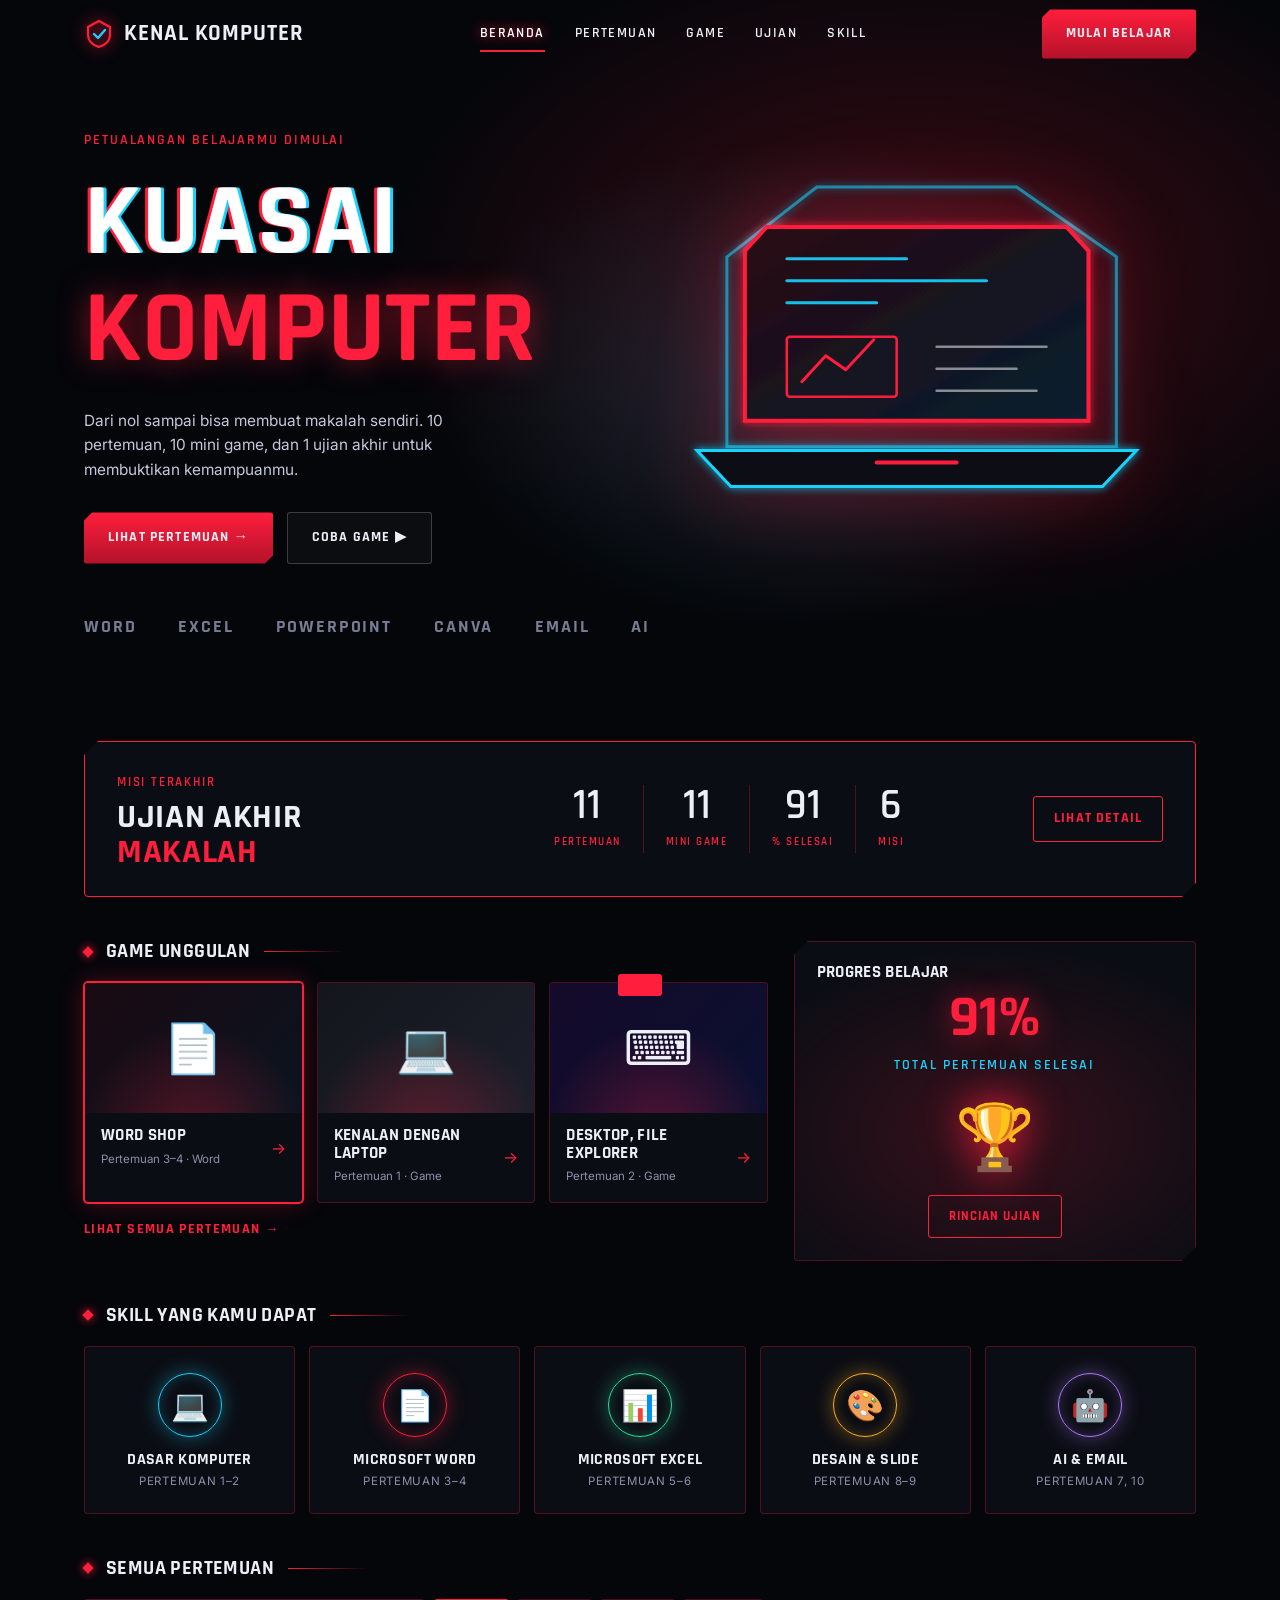
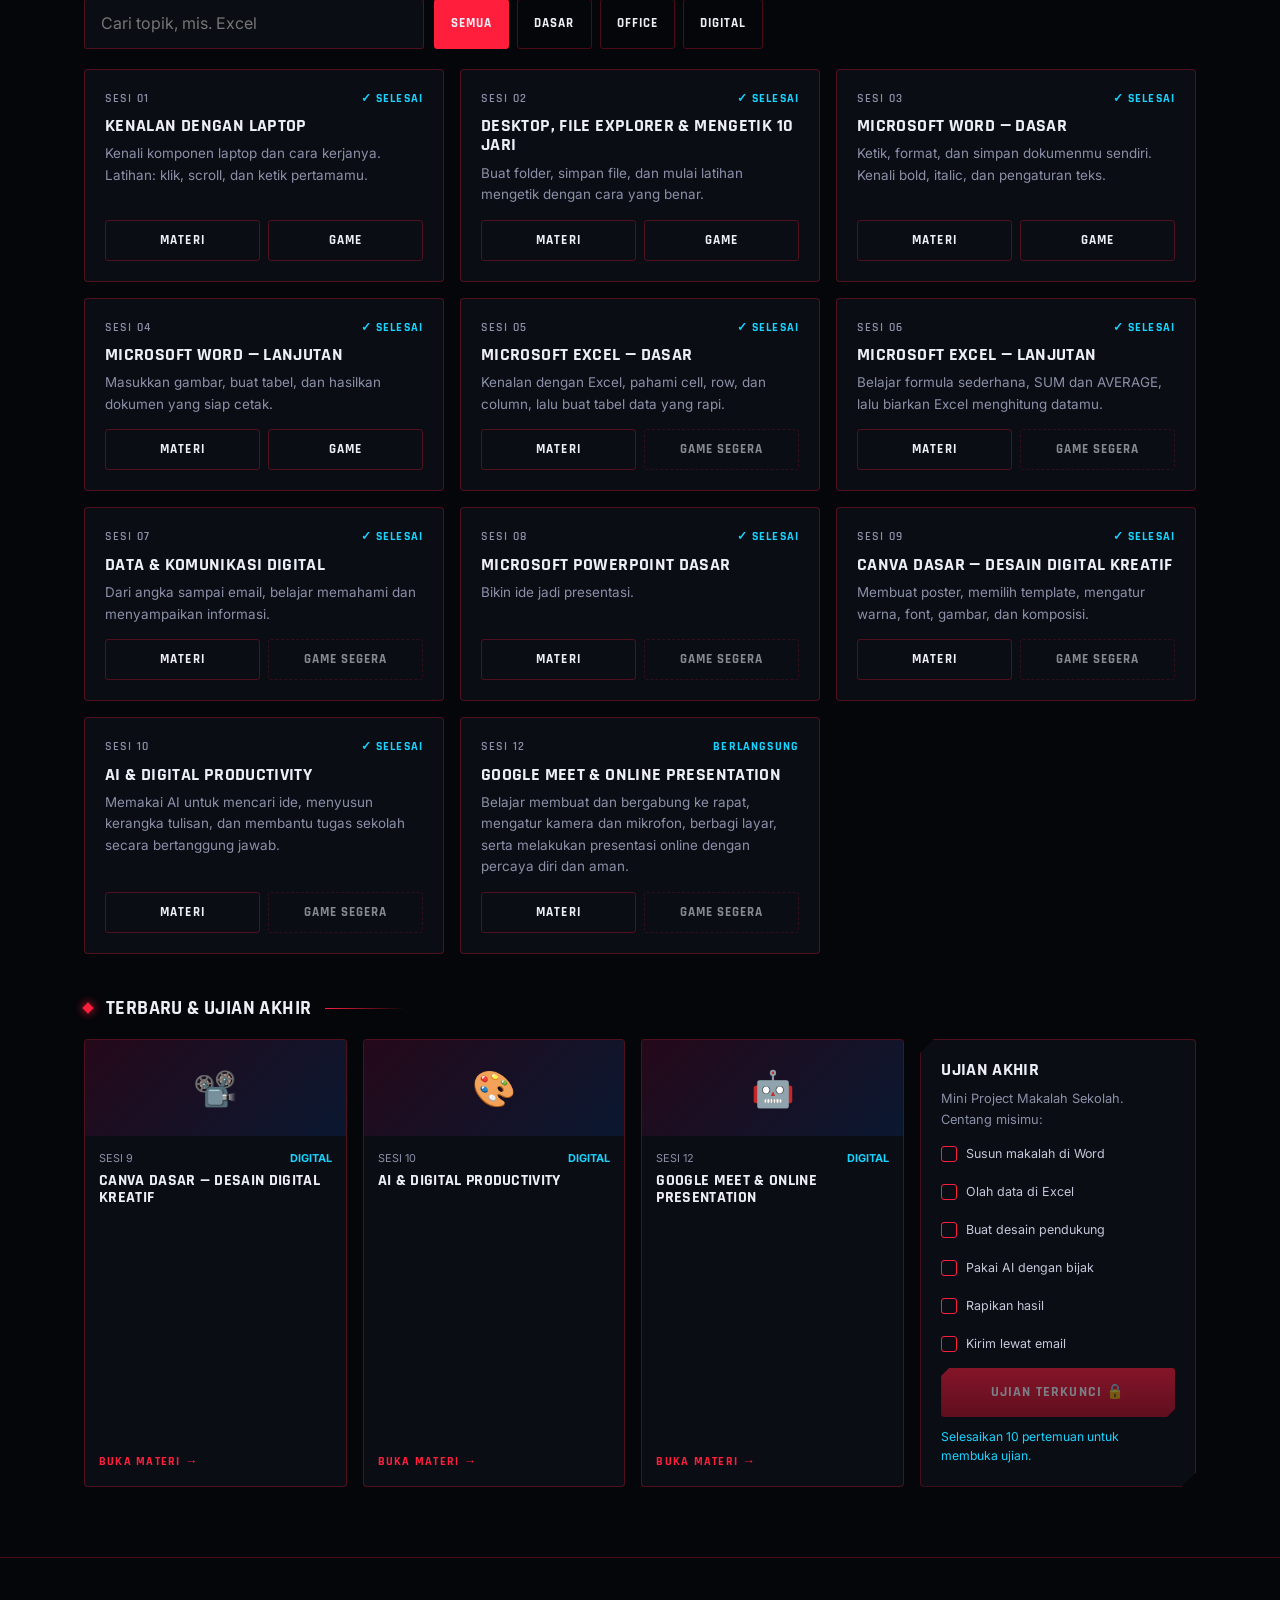
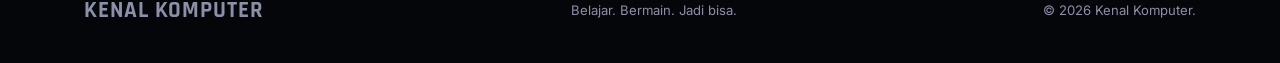
<file: index.html>
<!DOCTYPE html>
<html lang="id">

<head>
  <meta charset="UTF-8">
  <meta name="viewport" content="width=device-width, initial-scale=1, viewport-fit=cover">
  <title>Kenal Komputer - Kuasai Komputer</title>
  <meta name="description" content="Ruang belajar komputer dari nol dengan materi interaktif, video, dan game.">
  <meta name="theme-color" content="#05060A">
  <link rel="preconnect" href="https://fonts.googleapis.com">
  <link rel="preconnect" href="https://fonts.gstatic.com" crossorigin>
  <link
    href="https://fonts.googleapis.com/css2?family=Rajdhani:wght@500;600;700&family=Inter:wght@400;500;600&display=swap"
    rel="stylesheet">
  <style>
    :root {
      --bg: #05060A;
      --panel: #0B0D14;
      --red: #FF1E3C;
      --red2: #B3122A;
      --cy: #19D3FF;
      --tx: #EDEFF7;
      --mu: #8B90A8;
      --ln: rgba(255, 30, 60, .28);
      --cut: 14px
    }

    * {
      box-sizing: border-box;
      margin: 0;
      padding: 0
    }

    html {
      scroll-behavior: smooth;
      scroll-padding-top: 80px
    }

    body {
      background: var(--bg);
      color: var(--tx);
      font-family: Inter, system-ui, sans-serif;
      line-height: 1.6;
      overflow-x: hidden
    }

    h1,
    h2,
    h3,
    .rj {
      font-family: Rajdhani, sans-serif;
      text-transform: uppercase;
      letter-spacing: .02em;
      line-height: 1.05
    }

    a {
      color: inherit;
      text-decoration: none
    }

    button {
      font: inherit;
      color: inherit;
      background: none;
      border: 0;
      cursor: pointer
    }

    :focus-visible {
      outline: 2px solid var(--cy);
      outline-offset: 3px
    }

    .wrap {
      max-width: 1160px;
      margin: 0 auto;
      padding: 0 24px
    }

    .cut {
      clip-path: polygon(var(--cut) 0, 100% 0, 100% calc(100% - var(--cut)), calc(100% - var(--cut)) 100%, 0 100%, 0 var(--cut))
    }

    .panel {
      position: relative;
      background: var(--panel);
      border: 1px solid var(--ln);
      border-radius: 4px;
      transition: border-color .2s, box-shadow .2s, transform .2s
    }

    .panel:hover {
      border-color: var(--red);
      box-shadow: 0 0 28px rgba(255, 30, 60, .22)
    }

    .btn {
      display: inline-flex;
      align-items: center;
      gap: 10px;
      font-family: Rajdhani;
      font-weight: 700;
      text-transform: uppercase;
      letter-spacing: .08em;
      font-size: .9rem;
      padding: 13px 24px;
      border-radius: 3px;
      transition: .2s
    }

    .b-red {
      background: linear-gradient(180deg, var(--red), var(--red2));
      box-shadow: 0 0 0 rgba(255, 30, 60, 0)
    }

    .b-red:hover {
      box-shadow: 0 0 30px rgba(255, 30, 60, .6);
      transform: translateY(-2px)
    }

    .b-ghost {
      border: 1px solid rgba(255, 255, 255, .2);
      background: rgba(255, 255, 255, .03)
    }

    .b-ghost:hover {
      border-color: var(--cy);
      color: var(--cy)
    }

    .b-line {
      border: 1px solid var(--red);
      color: var(--red);
      padding: 10px 20px
    }

    .b-line:hover {
      background: var(--red);
      color: #fff
    }

    /* nav */
    .nav {
      position: fixed;
      inset: 0 0 auto;
      z-index: 50;
      transition: .25s;
      padding-top: env(safe-area-inset-top, 0)
    }

    .nav.st {
      background: rgba(5, 6, 10, .9);
      backdrop-filter: blur(14px);
      border-bottom: 1px solid var(--ln)
    }

    .nav .wrap {
      display: flex;
      align-items: center;
      justify-content: space-between;
      height: 68px;
      gap: 16px
    }

    .logo {
      display: flex;
      align-items: center;
      gap: 10px;
      font-family: Rajdhani;
      font-weight: 700;
      font-size: 1.45rem;
      letter-spacing: .04em
    }

    .logo svg {
      filter: drop-shadow(0 0 8px var(--red))
    }

    .links {
      display: flex;
      gap: 30px
    }

    .links a {
      font-family: Rajdhani;
      font-weight: 600;
      font-size: .88rem;
      letter-spacing: .1em;
      text-transform: uppercase;
      color: var(--tx);
      padding: 6px 0;
      border-bottom: 2px solid transparent
    }

    .links a:hover,
    .links a.on {
      border-color: var(--red);
      color: #fff;
      text-shadow: 0 0 12px var(--red)
    }

    .burger {
      display: none;
      font-size: 1.6rem;
      padding: 4px 10px
    }

    /* hero */
    .hero {
      position: relative;
      padding: 130px 0 56px;
      min-height: 640px;
      overflow: hidden
    }

    .hero video {
      position: absolute;
      inset: 0;
      width: 100%;
      height: 100%;
      object-fit: cover;
      opacity: .22;
      mix-blend-mode: screen
    }

    .hero::before {
      content: "";
      position: absolute;
      inset: 0;
      background: radial-gradient(60% 70% at 72% 40%, rgba(255, 30, 60, .22), transparent 70%), radial-gradient(40% 50% at 62% 55%, rgba(25, 211, 255, .16), transparent 70%)
    }

    .hero .wrap {
      position: relative;
      display: grid;
      grid-template-columns: 1fr 1.05fr;
      gap: 20px;
      align-items: center
    }

    .eyebrow {
      color: var(--red);
      font-family: Rajdhani;
      font-weight: 600;
      letter-spacing: .14em;
      font-size: .85rem;
      margin-bottom: 18px;
      text-transform: uppercase
    }

    .glitch {
      font-size: clamp(3.2rem, 8vw, 6.4rem);
      font-weight: 700;
      position: relative;
      display: block
    }

    .glitch.w {
      color: #fff;
      text-shadow: 3px 0 var(--cy), -3px 0 var(--red)
    }

    .glitch.r {
      color: var(--red);
      text-shadow: 0 0 30px rgba(255, 30, 60, .55)
    }

    .glitch.w {
      animation: gl 5s infinite steps(1)
    }

    @keyframes gl {

      0%,
      92%,
      100% {
        text-shadow: 3px 0 var(--cy), -3px 0 var(--red);
        transform: none
      }

      93% {
        text-shadow: -7px 0 var(--cy), 7px 0 var(--red);
        transform: translateX(3px) skewX(-4deg)
      }

      95% {
        text-shadow: 6px 0 var(--cy), -6px 0 var(--red);
        transform: translateX(-3px)
      }

      97% {
        transform: none
      }
    }

    .hero p.lead {
      color: #C4C8DA;
      max-width: 400px;
      margin: 24px 0 30px;
      font-size: .96rem
    }

    .cta {
      display: flex;
      gap: 14px;
      flex-wrap: wrap
    }

    .art {
      position: relative;
      display: grid;
      place-items: center;
      min-height: 380px;
      perspective: 900px
    }

    .art svg {
      width: 100%;
      max-width: 560px;
      height: auto;
      transition: transform .15s ease-out;
      transform: rotateY(calc(var(--px, 0)*10deg)) rotateX(calc(var(--py, 0)*-8deg));
      filter: drop-shadow(0 0 40px rgba(255, 30, 60, .35))
    }

    .float {
      animation: fl 4s ease-in-out infinite
    }

    @keyframes fl {
      50% {
        transform: translateY(-10px)
      }
    }

    .tools {
      display: flex;
      gap: 42px;
      flex-wrap: wrap;
      align-items: center;
      margin-top: 48px;
      color: #777C93;
      font-family: Rajdhani;
      font-weight: 700;
      font-size: 1.15rem;
      letter-spacing: .1em;
      text-transform: uppercase;
      position: relative
    }

    .tools span {
      transition: .2s;
      cursor: default
    }

    .tools span:hover {
      color: var(--cy);
      text-shadow: 0 0 14px var(--cy)
    }

    /* banner */
    .sec {
      padding-top: 44px
    }

    .banner {
      display: grid;
      grid-template-columns: 1.1fr 2fr auto;
      gap: 24px;
      align-items: center;
      padding: 26px 32px;
      border-color: var(--red)
    }

    .banner small {
      color: var(--red);
      font-family: Rajdhani;
      letter-spacing: .14em;
      font-weight: 600;
      font-size: .8rem
    }

    .banner h2 {
      font-size: clamp(1.5rem, 3vw, 2.1rem);
      margin-top: 6px
    }

    .banner h2 b {
      color: var(--red);
      font-weight: 700
    }

    .cd {
      display: flex;
      justify-content: center
    }

    .cd div {
      text-align: center;
      padding: 0 22px;
      border-left: 1px solid var(--ln)
    }

    .cd div:first-child {
      border: 0
    }

    .cd b {
      display: block;
      font-family: Rajdhani;
      font-size: 2.6rem;
      font-weight: 600;
      line-height: 1
    }

    .cd span {
      font-size: .68rem;
      color: var(--red);
      letter-spacing: .14em;
      font-family: Rajdhani;
      font-weight: 600
    }

    .cd small {
      display: block;
      text-align: center;
      color: var(--mu);
      font-size: .7rem;
      letter-spacing: .1em;
      margin-bottom: 8px;
      grid-column: 1/-1
    }

    /* headings */
    .h {
      display: flex;
      align-items: center;
      gap: 14px;
      margin-bottom: 20px;
      font-size: 1.25rem;
      font-weight: 700
    }

    .h::before {
      content: "";
      width: 8px;
      height: 8px;
      background: var(--red);
      transform: rotate(45deg);
      box-shadow: 0 0 10px var(--red)
    }

    .h::after {
      content: "";
      height: 1px;
      width: 80px;
      background: linear-gradient(90deg, var(--red), transparent)
    }

    .row2 {
      display: grid;
      grid-template-columns: 1.7fr 1fr;
      gap: 26px
    }

    .games {
      display: grid;
      grid-template-columns: repeat(3, 1fr);
      gap: 14px
    }

    .g {
      display: flex;
      flex-direction: column;
      overflow: hidden;
      cursor: pointer
    }

    .g .img {
      height: 130px;
      display: grid;
      place-items: center;
      font-size: 3rem;
      background: linear-gradient(135deg, #1A0A12, #0A1420);
      position: relative;
      overflow: hidden
    }

    .g:nth-child(2) .img {
      background: linear-gradient(135deg, #14161C, #1c1f2b)
    }

    .g:nth-child(3) .img {
      background: linear-gradient(135deg, #150A2A, #0A1030)
    }

    .g .img::after {
      content: "";
      position: absolute;
      inset: 0;
      background: radial-gradient(circle at 50% 120%, rgba(255, 30, 60, .3), transparent 60%)
    }

    .g .img span {
      position: relative;
      z-index: 1;
      transition: transform .3s
    }

    .g:hover .img span {
      transform: scale(1.2) rotate(-6deg)
    }

    .g .b {
      padding: 14px 16px;
      display: flex;
      justify-content: space-between;
      align-items: center
    }

    .g h3 {
      font-size: 1.05rem
    }

    .g small {
      color: var(--mu);
      font-size: .72rem
    }

    .g .ar {
      color: var(--red)
    }

    .g.act {
      border-color: var(--red);
      box-shadow: 0 0 0 1px var(--red), 0 0 24px rgba(255, 30, 60, .3)
    }

    .more {
      display: inline-flex;
      gap: 10px;
      margin-top: 16px;
      color: var(--red);
      font-family: Rajdhani;
      font-weight: 700;
      letter-spacing: .1em;
      font-size: .85rem;
      text-transform: uppercase
    }

    .prize {
      padding: 22px;
      text-align: center;
      display: flex;
      flex-direction: column;
      align-items: center;
      gap: 8px;
      background: radial-gradient(70% 60% at 50% 60%, rgba(255, 30, 60, .18), transparent), var(--panel)
    }

    .prize .big {
      font-family: Rajdhani;
      font-weight: 700;
      font-size: 3.6rem;
      color: var(--red);
      text-shadow: 0 0 28px rgba(255, 30, 60, .6);
      line-height: 1
    }

    .prize small {
      color: var(--cy);
      font-family: Rajdhani;
      letter-spacing: .14em;
      font-weight: 600;
      font-size: .85rem
    }

    .prize .tr {
      font-size: 4rem;
      filter: drop-shadow(0 0 20px var(--red));
      animation: fl 4s ease-in-out infinite
    }

    .prize h3 {
      align-self: flex-start;
      font-size: 1.05rem
    }

    /* skills */
    .skills {
      display: grid;
      grid-template-columns: repeat(5, 1fr);
      gap: 14px
    }

    .sk {
      text-align: center;
      padding: 26px 12px 20px;
      cursor: pointer
    }

    .sk i {
      display: grid;
      place-items: center;
      width: 64px;
      height: 64px;
      margin: 0 auto 14px;
      font-style: normal;
      font-size: 1.9rem;
      border-radius: 50%;
      border: 1px solid var(--c);
      color: var(--c);
      box-shadow: 0 0 20px color-mix(in srgb, var(--c) 40%, transparent), inset 0 0 14px color-mix(in srgb, var(--c) 25%, transparent);
      transition: .25s
    }

    .sk:hover i {
      transform: scale(1.12) rotate(8deg)
    }

    .sk h3 {
      font-size: .98rem
    }

    .sk small {
      color: var(--mu);
      font-size: .72rem;
      letter-spacing: .06em
    }

    /* all sessions */
    .tools2 {
      display: flex;
      gap: 10px;
      flex-wrap: wrap;
      margin-bottom: 20px
    }

    .tools2 input {
      flex: 1 1 240px;
      max-width: 340px;
      background: var(--panel);
      border: 1px solid var(--ln);
      color: var(--tx);
      padding: 11px 16px;
      border-radius: 3px;
      font: inherit
    }

    .tools2 input:focus {
      border-color: var(--cy);
      outline: 0;
      box-shadow: 0 0 16px rgba(25, 211, 255, .25)
    }

    .tab {
      padding: 9px 16px;
      border: 1px solid var(--ln);
      border-radius: 3px;
      font-family: Rajdhani;
      font-weight: 700;
      letter-spacing: .08em;
      text-transform: uppercase;
      font-size: .82rem
    }

    .tab[aria-pressed=true] {
      background: var(--red);
      border-color: var(--red)
    }

    .list {
      display: grid;
      grid-template-columns: repeat(auto-fill, minmax(330px, 1fr));
      gap: 16px
    }

    .s {
      padding: 20px;
      display: flex;
      flex-direction: column;
      gap: 8px;
      cursor: pointer
    }

    .s .t {
      display: flex;
      justify-content: space-between;
      color: var(--mu);
      font-size: .72rem;
      font-family: Rajdhani;
      font-weight: 600;
      letter-spacing: .1em
    }

    .s .t b {
      color: var(--cy)
    }

    .s h3 {
      font-size: 1.15rem
    }

    .s p {
      color: var(--mu);
      font-size: .84rem;
      flex: 1
    }

    .s .act {
      display: flex;
      gap: 8px;
      margin-top: 6px
    }

    .mini {
      flex: 1;
      text-align: center;
      padding: 9px;
      border: 1px solid var(--ln);
      border-radius: 3px;
      font-family: Rajdhani;
      font-weight: 700;
      letter-spacing: .08em;
      font-size: .82rem;
      text-transform: uppercase;
      transition: .2s
    }

    .mini:hover {
      border-color: var(--cy);
      color: var(--cy)
    }

    .mini.soon {
      opacity: .55;
      border-style: dashed
    }

    .none {
      display: none;
      text-align: center;
      padding: 40px;
      color: var(--mu)
    }

    /* news + exam */
    .row3 {
      display: grid;
      grid-template-columns: repeat(3, 1fr) 1.05fr;
      gap: 16px
    }

    .n {
      display: flex;
      flex-direction: column;
      overflow: hidden
    }

    .n .img {
      height: 96px;
      background: linear-gradient(135deg, #25091A, #0A1830);
      display: grid;
      place-items: center;
      font-size: 2.2rem
    }

    .n .b {
      padding: 14px;
      display: flex;
      flex-direction: column;
      gap: 6px;
      flex: 1
    }

    .n .m {
      display: flex;
      justify-content: space-between;
      font-size: .68rem;
      color: var(--mu)
    }

    .n .m b {
      color: var(--cy)
    }

    .n h3 {
      font-size: 1rem;
      flex: 1
    }

    .n a {
      color: var(--red);
      font-family: Rajdhani;
      font-weight: 700;
      font-size: .78rem;
      letter-spacing: .1em;
      text-transform: uppercase
    }

    .ex {
      padding: 20px;
      display: flex;
      flex-direction: column;
      gap: 10px
    }

    .ex h3 {
      font-size: 1.15rem
    }

    .ex p {
      color: var(--mu);
      font-size: .8rem
    }

    .chk {
      display: flex;
      gap: 9px;
      align-items: flex-start;
      font-size: .78rem;
      color: #C4C8DA;
      text-align: left;
      width: 100%;
      padding: 4px 0
    }

    .chk i {
      flex: none;
      width: 16px;
      height: 16px;
      border: 1px solid var(--red);
      border-radius: 3px;
      display: grid;
      place-items: center;
      font-size: .7rem;
      font-style: normal;
      margin-top: 2px
    }

    .chk[aria-pressed=true] i {
      background: var(--red)
    }

    .lock {
      opacity: .5;
      cursor: not-allowed
    }

    #xm {
      font-size: .76rem;
      color: var(--cy)
    }

    footer {
      margin-top: 70px;
      border-top: 1px solid var(--ln);
      padding: 34px 0
    }

    footer .wrap {
      display: flex;
      justify-content: space-between;
      gap: 24px;
      flex-wrap: wrap;
      align-items: center;
      color: var(--mu);
      font-size: .82rem
    }

    dialog {
      background: var(--panel);
      color: var(--tx);
      border: 1px solid var(--red);
      border-radius: 6px;
      max-width: 400px;
      width: calc(100% - 40px);
      margin: auto;
      padding: 30px;
      text-align: center;
      box-shadow: 0 0 50px rgba(255, 30, 60, .35)
    }

    dialog::backdrop {
      background: rgba(0, 0, 0, .75);
      backdrop-filter: blur(5px)
    }

    dialog div {
      font-size: 2.6rem
    }

    dialog h3 {
      margin: 8px 0;
      font-size: 1.3rem
    }

    dialog p {
      color: var(--mu);
      margin-bottom: 18px;
      font-size: .9rem
    }

    .toast {
      position: fixed;
      left: 50%;
      bottom: 24px;
      transform: translate(-50%, 120px);
      background: var(--red);
      padding: 11px 22px;
      border-radius: 3px;
      z-index: 90;
      transition: transform .3s;
      font-family: Rajdhani;
      font-weight: 700;
      letter-spacing: .06em;
      max-width: 92vw;
      text-align: center
    }

    .toast.show {
      transform: translate(-50%, 0)
    }

    @media(max-width:900px) {
      .links {
        display: none
      }

      .burger {
        display: block
      }

      .nav .btn {
        display: none
      }

      .links.open {
        display: flex;
        flex-direction: column;
        position: fixed;
        top: 68px;
        left: 0;
        right: 0;
        background: #07080D;
        padding: 14px 24px 22px;
        gap: 14px;
        border-bottom: 1px solid var(--ln)
      }

      .hero .wrap,
      .row2,
      .banner {
        grid-template-columns: 1fr
      }

      .hero {
        padding-top: 104px
      }

      .art {
        min-height: 260px
      }

      .skills {
        grid-template-columns: repeat(2, 1fr)
      }

      .games {
        grid-template-columns: 1fr
      }

      .row3 {
        grid-template-columns: 1fr 1fr
      }

      .cd div {
        padding: 0 12px
      }

      .cd b {
        font-size: 2rem
      }
    }

    @media(max-width:560px) {
      .row3 {
        grid-template-columns: 1fr
      }
    }

    @media(prefers-reduced-motion:reduce) {
      * {
        animation: none !important;
        transition: none !important
      }

      html {
        scroll-behavior: auto
      }
    }
  </style>
</head>

<body>
  <nav class="nav" id="nav" aria-label="Navigasi utama">
    <div class="wrap">
      <a href="#hero" class="logo"><svg width="30" height="30" viewBox="0 0 30 30" fill="none">
          <path d="M15 2 4 8v8c0 6 5 10 11 12 6-2 11-6 11-12V8z" stroke="#FF1E3C" stroke-width="2.2" />
          <path d="M10 15l4 4 7-8" stroke="#19D3FF" stroke-width="2.4" stroke-linecap="round" stroke-linejoin="round" />
        </svg>KENAL KOMPUTER</a>
      <div class="links" id="links"><a href="#hero" class="on">Beranda</a><a href="#sessions">Pertemuan</a><a
          href="#games">Game</a><a href="#exam">Ujian</a><a href="#skills">Skill</a></div>
      <a href="#sessions" class="btn b-red cut" style="--cut:8px">Mulai Belajar</a>
      <button class="burger" id="burger" aria-label="Buka menu" aria-expanded="false">☰</button>
    </div>
  </nav>

  <header class="hero" id="hero">
    <video autoplay loop muted playsinline preload="metadata" aria-hidden="true">
      <source src="hero_section.mp4" type="video/mp4">
    </video>
    <div class="wrap">
      <div>
        <p class="eyebrow">Petualangan belajarmu dimulai</p>
        <h1><span class="glitch w">Kuasai</span><span class="glitch r">Komputer</span></h1>
        <p class="lead">Dari nol sampai bisa membuat makalah sendiri. 10 pertemuan, 10 mini game, dan 1 ujian akhir
          untuk membuktikan kemampuanmu.</p>
        <div class="cta"><a href="#sessions" class="btn b-red cut" style="--cut:8px">Lihat Pertemuan →</a><a
            href="#games" class="btn b-ghost">Coba Game ▶</a></div>
      </div>
      <div class="art" id="art" aria-hidden="true">
        <svg viewBox="0 0 560 400" fill="none">
          <defs>
            <filter id="gw">
              <feGaussianBlur stdDeviation="4" result="b" />
              <feMerge>
                <feMergeNode in="b" />
                <feMergeNode in="SourceGraphic" />
              </feMerge>
            </filter>
            <linearGradient id="sc" x1="0" y1="0" x2="1" y2="1">
              <stop offset="0" stop-color="#2A0712" />
              <stop offset="1" stop-color="#06202E" />
            </linearGradient>
          </defs>
          <g class="float" filter="url(#gw)">
            <polygon points="180,40 380,40 480,110 480,300 90,300 90,110" stroke="#19D3FF" stroke-width="3"
              opacity=".55" />
            <path d="M130 80h300l22 24v170H108V104z" fill="url(#sc)" stroke="#FF1E3C" stroke-width="4" />
            <path d="M150 112h120M150 134h200M150 156h90" stroke="#19D3FF" stroke-width="3" stroke-linecap="round"
              opacity=".9" />
            <rect x="150" y="190" width="110" height="60" rx="3" stroke="#FF1E3C" stroke-width="2.5" />
            <path d="M165 235l24-26 20 14 28-30" stroke="#FF1E3C" stroke-width="3" stroke-linecap="round"
              stroke-linejoin="round" />
            <path d="M300 200h110M300 222h80M300 244h100" stroke="#fff" stroke-width="2.5" opacity=".5"
              stroke-linecap="round" />
            <path d="M60 304h440l-34 36H94z" fill="#0B0D14" stroke="#19D3FF" stroke-width="3" />
            <path d="M240 316h80" stroke="#FF1E3C" stroke-width="4" stroke-linecap="round" />
          </g>
        </svg>
      </div>
    </div>
    <div class="wrap">
      <div class="tools" style="grid-column:1/-1">
        <span>Word</span><span>Excel</span><span>PowerPoint</span><span>Canva</span><span>Email</span><span>AI</span>
      </div>
    </div>
  </header>

  <main>
    <section class="sec">
      <div class="wrap">
        <div class="panel banner cut">
          <div><small>MISI TERAKHIR</small>
            <h2>Ujian Akhir <b>Makalah</b></h2>
          </div>
          <div class="cd" id="cd" aria-label="Ringkasan progres"></div>
          <a href="#exam" class="btn b-line">Lihat Detail</a>
        </div>
      </div>
    </section>

    <section class="sec" id="games">
      <div class="wrap row2">
        <div>
          <h2 class="h rj">Game Unggulan</h2>
          <div class="games" id="fgames"></div>
          <a href="#sessions" class="more">Lihat semua pertemuan →</a>
        </div>
        <div class="panel prize cut">
          <h3>Progres Belajar</h3>
          <div class="big" id="pbig">0%</div><small>TOTAL PERTEMUAN SELESAI</small>
          <div class="tr">🏆</div><a href="#exam" class="btn b-line" style="font-size:.8rem">Rincian Ujian</a>
        </div>
      </div>
    </section>

    <section class="sec" id="skills">
      <div class="wrap">
        <h2 class="h rj">Skill yang Kamu Dapat</h2>
        <div class="skills" id="sk"></div>
      </div>
    </section>

    <section class="sec" id="sessions">
      <div class="wrap">
        <h2 class="h rj">Semua Pertemuan</h2>
        <div class="tools2"><label class="sr" for="q" style="position:absolute;left:-9999px">Cari</label><input id="q"
            type="search" placeholder="Cari topik, mis. Excel" autocomplete="off"><span id="tabs"
            style="display:flex;gap:8px;flex-wrap:wrap"></span></div>
        <div class="list" id="list"></div>
        <div class="none" id="none">Tidak ada pertemuan yang cocok. Coba kata kunci lain.</div>
      </div>
    </section>

    <section class="sec" id="exam">
      <div class="wrap">
        <h2 class="h rj">Terbaru &amp; Ujian Akhir</h2>
        <div class="row3" id="row3"></div>
      </div>
    </section>
  </main>

  <footer>
    <div class="wrap"><a href="#hero" class="logo">KENAL KOMPUTER</a><span>Belajar. Bermain. Jadi bisa.</span><span>©
        2026 Kenal Komputer.</span></div>
  </footer>

  <dialog id="dlg">
    <div id="dic">📄</div>
    <h3 id="dt"></h3>
    <p id="dd"></p><button class="btn b-red cut" style="--cut:8px" id="dx">Oke, Aku Tunggu</button>
  </dialog>
  <div class="toast" id="toast" role="status"></div>

  <script>
    const STUDENT = "Student", FEATURED_GAME_URL = "https://game-pertemuan4.vercel.app/";
    const M = [
      { n: 1, t: "Kenalan dengan Laptop", d: "Kenali komponen laptop dan cara kerjanya. Latihan: klik, scroll, dan ketik pertamamu.", c: "Dasar", mat: "https://kenalkomputer1.vercel.app", game: "https://game-pertemuan1.vercel.app", s: "completed" },
      { n: 2, t: "Desktop, File Explorer & Mengetik 10 Jari", d: "Buat folder, simpan file, dan mulai latihan mengetik dengan cara yang benar.", c: "Dasar", mat: "https://kenalkomputer2.vercel.app", game: "https://game-pertemuan2.vercel.app", s: "completed" },
      { n: 3, t: "Microsoft Word — Dasar", d: "Ketik, format, dan simpan dokumenmu sendiri. Kenali bold, italic, dan pengaturan teks.", c: "Office", mat: "Pertemuan3/Materi/pertemuan3.html", game: "Pertemuan3/Game/index.html", s: "completed" },
      { n: 4, t: "Microsoft Word — Lanjutan", d: "Masukkan gambar, buat tabel, dan hasilkan dokumen yang siap cetak.", c: "Office", mat: "Pertemuan4/pertemuan4.html", game: "Pertemuan4/game-pertemuan4.html", s: "completed" },
      { n: 5, t: "Microsoft Excel — Dasar", d: "Kenalan dengan Excel, pahami cell, row, dan column, lalu buat tabel data yang rapi.", c: "Office", mat: "pertemuan5/pertemuan5.html", game: "", s: "completed" },
      { n: 6, t: "Microsoft Excel — Lanjutan", d: "Belajar formula sederhana, SUM dan AVERAGE, lalu biarkan Excel menghitung datamu.", c: "Office", mat: "pertemuan6/pertemuan6.html", game: "", s: "completed" },
      { n: 7, t: "Data & Komunikasi Digital", d: "Dari angka sampai email, belajar memahami dan menyampaikan informasi.", c: "Digital", mat: "pertemuan7/pertemuan7.html", game: "", s: "completed" },
      { n: 8, t: "Microsoft PowerPoint Dasar", d: "Bikin ide jadi presentasi.", c: "Office", mat: "pertemuan8/pertemuan8.html", game: "#", s: "completed" },
      { n: 9, t: "Canva Dasar — Desain Digital Kreatif", d: "Membuat poster, memilih template, mengatur warna, font, gambar, dan komposisi.", c: "Digital", mat: "pertemuan9/pertemuan9.html", game: "#", s: "completed" },
      { n: 10, t: "AI & Digital Productivity", d: "Memakai AI untuk mencari ide, menyusun kerangka tulisan, dan membantu tugas sekolah secara bertanggung jawab.", c: "Digital", mat: "pertemuan10/pertemuan10.html", game: "#", s: "completed" },
      { n: 12, t: "Google Meet & Online Presentation", d: "Belajar membuat dan bergabung ke rapat, mengatur kamera dan mikrofon, berbagi layar, serta melakukan presentasi online dengan percaya diri dan aman.", c: "Digital", mat: "pertemuan12/pertemuan12.html", game: "#", s: "current" }];

    const $ = id => document.getElementById(id), empty = u => !u || u.trim() === "" || u.trim() === "#";
    const esc = s => String(s).replace(/[&<>"]/g, c => ({ "&": "&amp;", "<": "&lt;", ">": "&gt;", '"': "&quot;" }[c]));
    const done = M.filter(m => m.s === "completed").length, pct = Math.round(done / M.length * 100);
    let cat = "Semua", query = "", tt;
    function toast(m) { const t = $("toast"); t.textContent = m; t.classList.add("show"); clearTimeout(tt); tt = setTimeout(() => t.classList.remove("show"), 2600) }
    function countUp(el, to, suf = "") { const s = performance.now(); (function f(n) { const p = Math.min((n - s) / 1200, 1); el.textContent = Math.round(to * (1 - Math.pow(1 - p, 3))) + suf; if (p < 1) requestAnimationFrame(f) })(s) }

    /* nav */
    addEventListener("scroll", () => $("nav").classList.toggle("st", scrollY > 20), { passive: true });
    $("burger").onclick = () => { const o = $("links").classList.toggle("open"); $("burger").setAttribute("aria-expanded", o) };
    $("links").onclick = e => { if (e.target.tagName === "A") $("links").classList.remove("open") };
    /* hero parallax */
    $("hero").addEventListener("pointermove", e => {
      const r = $("art").getBoundingClientRect(), s = $("art").firstElementChild;
      s.style.setProperty("--px", ((e.clientX - r.left) / r.width - .5).toFixed(2)); s.style.setProperty("--py", ((e.clientY - r.top) / r.height - .5).toFixed(2))
    });

    /* banner stats */
    $("cd").innerHTML = [[M.length, "PERTEMUAN"], [M.length, "MINI GAME"], [pct, "% SELESAI"], [6, "MISI"]].map(x => `<div><b data-to="${x[0]}">0</b><span>${x[1]}</span></div>`).join("");
    new IntersectionObserver((es, o) => es.forEach(e => { if (e.isIntersecting) { e.target.querySelectorAll("b").forEach(b => countUp(b, +b.dataset.to)); o.disconnect() } })).observe($("cd"));
    countUp($("pbig"), pct, "%");

    /* featured games */
    const FG = [{ n: "Word Shop", s: "Pertemuan 3–4 · Word", i: "📄", u: FEATURED_GAME_URL }, ...M.filter(m => !empty(m.game)).slice(0, 2).map(m => ({ n: m.t.replace(/ —.*|&.*/, ""), s: "Pertemuan " + m.n + " · Game", i: m.n === 1 ? "💻" : "⌨️", u: m.game }))];
    $("fgames").innerHTML = FG.map((g, i) => `<a class="panel g ${i ? "" : "act"}" href="${g.u}" target="_blank" rel="noopener noreferrer"><div class="img"><span>${g.i}</span></div><div class="b"><div><h3>${esc(g.n)}</h3><small>${esc(g.s)}</small></div><span class="ar">→</span></div></a>`).join("");

    /* skills */
    const SK = [["💻", "Dasar Komputer", "PERTEMUAN 1–2", "#19D3FF", "Dasar"], ["📄", "Microsoft Word", "PERTEMUAN 3–4", "#FF1E3C", "Word"], ["📊", "Microsoft Excel", "PERTEMUAN 5–6", "#2BE0A0", "Excel"], ["🎨", "Desain & Slide", "PERTEMUAN 8–9", "#FFB020", "Canva"], ["🤖", "AI & Email", "PERTEMUAN 7, 10", "#B07CFF", "AI"]];
    $("sk").innerHTML = SK.map(s => `<button class="panel sk" style="--c:${s[3]}" data-q="${s[4]}"><i>${s[0]}</i><h3>${s[1]}</h3><small>${s[2]}</small></button>`).join("");
    $("sk").onclick = e => { const b = e.target.closest("[data-q]"); if (!b) return; $("q").value = b.dataset.q; query = b.dataset.q.toLowerCase(); cat = "Semua"; tabs(); render(); $("sessions").scrollIntoView() };

    /* sessions */
    function tabs() { $("tabs").innerHTML = ["Semua", "Dasar", "Office", "Digital"].map(c => `<button class="tab" aria-pressed="${c === cat}" data-c="${c}">${c}</button>`).join("") }
    $("tabs").onclick = e => { const b = e.target.closest("[data-c]"); if (!b) return; cat = b.dataset.c; tabs(); render() };
    $("q").oninput = e => { query = e.target.value.trim().toLowerCase(); render() };
    function render() {
      const L = M.filter(m => (cat === "Semua" || m.c === cat) && (!query || (m.t + m.d + m.c).toLowerCase().includes(query) || String(m.n) === query));
      $("none").style.display = L.length ? "none" : "block";
      $("list").innerHTML = L.map(m => {
        const lk = (u, l, t) => empty(u) ? `<button class="mini soon" data-soon="${t}" data-n="${m.n}">${l} segera</button>` : `<a class="mini" href="${u}" target="_blank" rel="noopener noreferrer">${l}</a>`;
        return `<article class="panel s" data-open="${m.mat}"><div class="t"><span>SESI ${String(m.n).padStart(2, "0")}</span><b>${m.s === "completed" ? "✓ SELESAI" : "BERLANGSUNG"}</b></div><h3>${esc(m.t)}</h3><p>${esc(m.d)}</p><div class="act">${lk(m.mat, "Materi", "mat")}${lk(m.game, "Game", "game")}</div></article>`
      }).join("");
    }
    $("list").onclick = e => {
      const s = e.target.closest("[data-soon]");
      if (s) { e.stopPropagation(); const m = M.find(x => x.n == s.dataset.n), g = s.dataset.soon === "game"; $("dic").textContent = g ? "🎮" : "📄"; $("dt").textContent = (g ? "Game" : "Materi") + " pertemuan " + m.n + " segera hadir"; $("dd").textContent = m.t + " sedang disiapkan. Nantikan ya!"; $("dlg").showModal(); return }
      if (e.target.closest("a")) return; const c = e.target.closest("[data-open]"); if (c && !empty(c.dataset.open)) open(c.dataset.open, "_blank", "noopener")
    };
    $("dx").onclick = () => $("dlg").close(); $("dlg").onclick = e => { if (e.target === $("dlg")) $("dlg").close() };

    /* news + exam */
    const T = ["Susun makalah di Word", "Olah data di Excel", "Buat desain pendukung", "Pakai AI dengan bijak", "Rapikan hasil", "Kirim lewat email"];
    const ok = M.length === 10 && M.every(m => m.s === "completed"), ic = ["📽️", "🎨", "🤖"];
    $("row3").innerHTML = M.slice(-3).map((m, i) => `<article class="panel n"><div class="img">${ic[i]}</div><div class="b"><div class="m"><span>SESI ${m.n}</span><b>${m.c.toUpperCase()}</b></div><h3>${esc(m.t)}</h3>${empty(m.mat) ? "" : `<a href="${m.mat}" target="_blank" rel="noopener noreferrer">Buka materi →</a>`}</div></article>`).join("") +
      `<aside class="panel ex cut"><h3>Ujian Akhir</h3><p>Mini Project Makalah Sekolah. Centang misimu:</p>${T.map((t, i) => `<button class="chk" aria-pressed="false"><i></i>${t}</button>`).join("")}
<a id="xb" class="btn b-red cut ${ok ? "" : "lock"}" style="--cut:8px;justify-content:center" href="${ok ? "pertemuan11/pertemuan11.html" : "#exam"}" aria-disabled="${!ok}">${ok ? "Mulai Ujian →" : "Ujian Terkunci 🔒"}</a><p id="xm" aria-live="polite">${ok ? "Semua pertemuan selesai. Ujian terbuka!" : "Selesaikan 10 pertemuan untuk membuka ujian."}</p></aside>`;
    $("row3").onclick = e => {
      const b = e.target.closest(".chk"); if (!b) return; const on = b.getAttribute("aria-pressed") !== "true"; b.setAttribute("aria-pressed", on); b.firstChild.textContent = on ? "✓" : "";
      const n = $("row3").querySelectorAll('.chk[aria-pressed=true]').length; toast(n === T.length ? "Semua misi siap. Kamu hebat!" : n + " / " + T.length + " misi dicentang")
    };
    if (!ok) $("xb").onclick = e => { e.preventDefault(); toast("Ujian masih terkunci") };

    /* hero video pause off-screen */
    const v = document.querySelector(".hero video");
    if (v && "IntersectionObserver" in window) new IntersectionObserver(([e]) => e.isIntersecting ? v.play().catch(() => { }) : v.pause()).observe($("hero"));
    tabs(); render();
  </script>
</body>

</html>
</file>
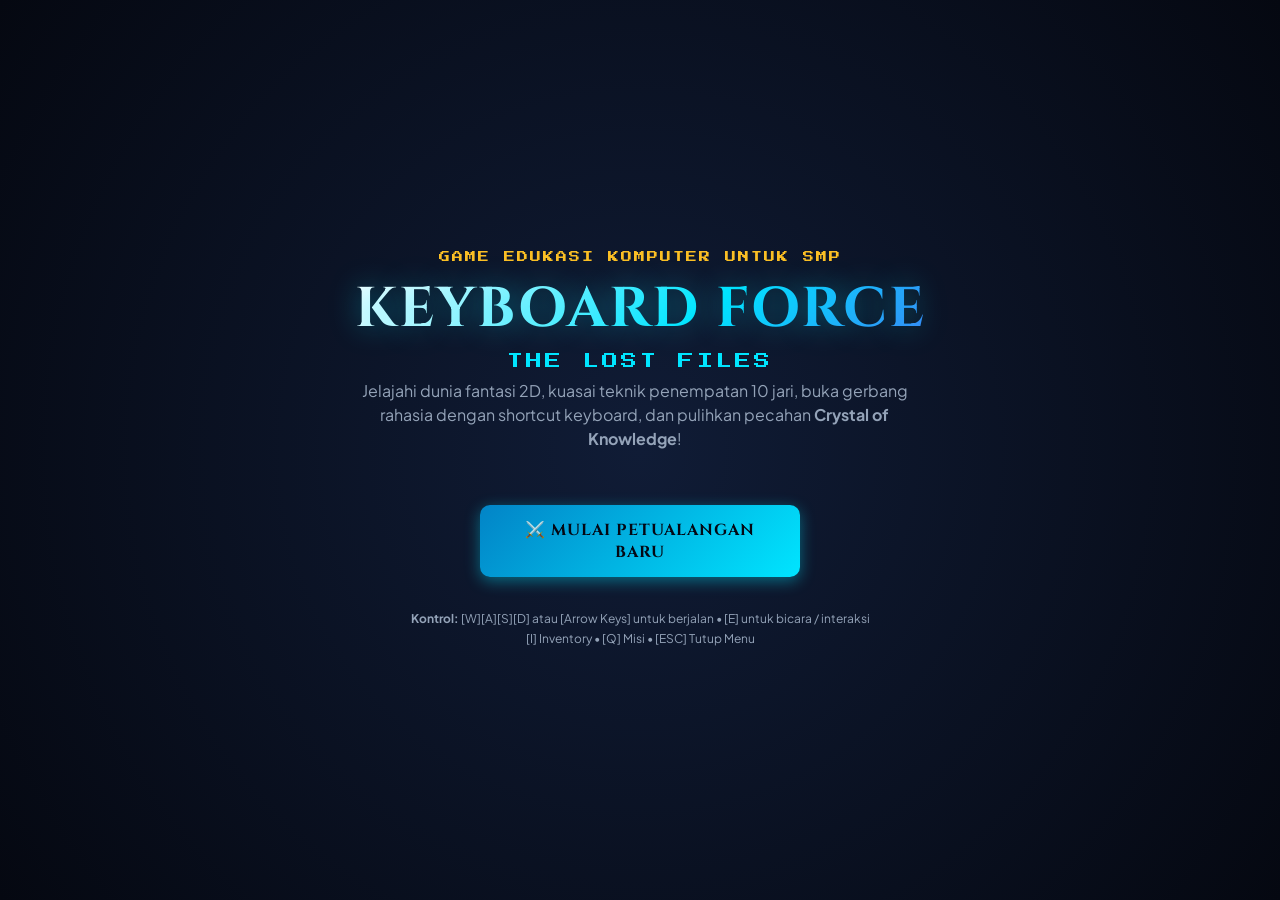
<file: Pertemuan2/index.html>
<!doctype html>
<html lang="id">
  <head>
    <meta charset="UTF-8" />
    <meta name="viewport" content="width=device-width, initial-scale=1.0, maximum-scale=1.0, user-scalable=no" />
    <title>Keyboard Force — The Lost Files</title>
    <meta name="description" content="Mini adventure game 2D bertema fantasy RPG edukasi dasar komputer, typing finger placement, keyboard shortcut, dan file explorer puzzles." />
    <meta property="og:title" content="Keyboard Force — The Lost Files" />
    <meta property="og:description" content="Mini adventure game 2D bertema fantasy RPG edukasi dasar komputer, typing finger placement, keyboard shortcut, dan file explorer puzzles." />
    <meta property="og:type" content="game" />
    <meta name="twitter:card" content="summary_large_image" />
    <link rel="stylesheet" href="./style.css" />
  </head>
  <body>
    <div id="game-container">
      <!-- 2D Canvas Viewport -->
      <canvas id="game-canvas"></canvas>

      <!-- HEADS-UP DISPLAY (HUD) -->
      <div id="game-hud">
        <!-- TOP HUD -->
        <div class="hud-top">
          <!-- Player Status Card -->
          <div class="player-status-card hud-interactive" id="player-card">
            <div class="player-avatar-badge" id="player-avatar">🧙</div>
            <div class="player-stats">
              <div class="player-title-row">
                <span class="player-name" id="hud-player-name">Adventurer</span>
                <span class="player-level" id="hud-player-level">LV 1</span>
              </div>
              <!-- HP Bar -->
              <div class="stat-bar-container">
                <span class="stat-icon">❤️</span>
                <div class="stat-bar-track">
                  <div class="stat-bar-fill-hp" id="hud-hp-bar" style="width: 100%;"></div>
                </div>
                <span class="stat-number" id="hud-player-hp-num">100/100</span>
              </div>
              <!-- EXP Bar -->
              <div class="stat-bar-container">
                <span class="stat-icon">⭐</span>
                <div class="stat-bar-track">
                  <div class="stat-bar-fill-exp" id="hud-exp-bar" style="width: 0%;"></div>
                </div>
                <span class="stat-number" id="hud-player-exp-num">0/100</span>
              </div>
            </div>
          </div>

          <!-- Top Right Stats & Buttons -->
          <div class="hud-actions-group hud-interactive">
            <div class="crystal-counter" id="crystal-counter-display">
              <span class="crystal-sparkle">💎</span>
              <span id="hud-crystal-count">0</span>
              <span style="font-size: 9px; color: var(--text-muted);">CRYSTALS</span>
            </div>
            <button class="btn-hud-icon" id="btn-toggle-sound" title="Toggle Sound" aria-label="Toggle Sound">🔊</button>
            <button class="btn-hud-icon" id="btn-hud-inventory" title="Buka Inventory [I]" aria-label="Inventory">🎒</button>
            <button class="btn-hud-icon" id="btn-hud-quests" title="Daftar Misi [Q]" aria-label="Quests">📜</button>
          </div>
        </div>

        <!-- BOTTOM HUD (Interaction Hint & Quest Pill) -->
        <div class="hud-bottom">
          <div class="interaction-prompt" id="interaction-prompt">
            <span class="key-badge">E</span>
            <span id="prompt-text">Bicara / Interaksi</span>
          </div>
          <div class="active-quest-pill hud-interactive" id="active-quest-pill">
            <span>📜 Misi:</span> <b>Master the Home Row</b> (0/5)
          </div>
        </div>
      </div>

      <!-- RPG DIALOGUE BOX -->
      <div id="dialogue-container">
        <div class="dialogue-content">
          <div class="dialogue-portrait" id="dialogue-portrait">🧙‍♂️</div>
          <div class="dialogue-body">
            <div class="dialogue-speaker" id="dialogue-speaker">Typing Master Alden</div>
            <div class="dialogue-text" id="dialogue-text">...</div>
            <div class="dialogue-footer">
              <div class="dialogue-continue-hint" id="dialogue-continue-btn">
                <span>[ E ] Lanjutkan</span>
                <span>▶</span>
              </div>
            </div>
          </div>
        </div>
      </div>

      <!-- TYPING TUTORIAL & FINGER PLACEMENT MODAL -->
      <div class="overlay-panel" id="tutorial-overlay">
        <div class="rpg-box" id="tutorial-box">
          <div class="rpg-box-header">
            <div class="rpg-box-title">
              <span>⌨️</span> Ujian Penempatan Jari (Home Row)
            </div>
            <button class="btn-close-modal" aria-label="Close">✕</button>
          </div>

          <div class="typing-challenge-card">
            <div style="font-size: 13px; color: var(--text-muted);">Tekan huruf di keyboard menggunakan jari yang tepat:</div>
            <div class="target-char-display" id="tutorial-target-char">F</div>
            <div class="typing-feedback-message" id="tutorial-feedback">
              Gunakan: Jari Telunjuk Kiri (Left Index)
            </div>
          </div>

          <!-- On-Screen Visual Keyboard Guide -->
          <div class="keyboard-guide-wrapper">
            <!-- Number row -->
            <div class="kb-row">
              <div class="kb-key finger-l-pinky">`</div>
              <div class="kb-key finger-l-pinky">1</div>
              <div class="kb-key finger-l-pinky">2</div>
              <div class="kb-key finger-l-ring">3</div>
              <div class="kb-key finger-l-mid">4</div>
              <div class="kb-key finger-l-index">5</div>
              <div class="kb-key finger-l-index">6</div>
              <div class="kb-key finger-r-index">7</div>
              <div class="kb-key finger-r-index">8</div>
              <div class="kb-key finger-r-mid">9</div>
              <div class="kb-key finger-r-ring">0</div>
              <div class="kb-key finger-r-pinky">-</div>
              <div class="kb-key finger-r-pinky">=</div>
            </div>
            <!-- Top Row -->
            <div class="kb-row">
              <div class="kb-key finger-l-pinky" data-key="Q">Q</div>
              <div class="kb-key finger-l-ring" data-key="W">W</div>
              <div class="kb-key finger-l-mid" data-key="E">E</div>
              <div class="kb-key finger-l-index" data-key="R">R</div>
              <div class="kb-key finger-l-index" data-key="T">T</div>
              <div class="kb-key finger-r-index" data-key="Y">Y</div>
              <div class="kb-key finger-r-index" data-key="U">U</div>
              <div class="kb-key finger-r-mid" data-key="I">I</div>
              <div class="kb-key finger-r-ring" data-key="O">O</div>
              <div class="kb-key finger-r-pinky" data-key="P">P</div>
            </div>
            <!-- Home Row -->
            <div class="kb-row">
              <div class="kb-key finger-l-pinky" data-key="A">A</div>
              <div class="kb-key finger-l-ring" data-key="S">S</div>
              <div class="kb-key finger-l-mid" data-key="D">D</div>
              <div class="kb-key finger-l-index" data-key="F">F</div>
              <div class="kb-key finger-l-index" data-key="G">G</div>
              <div class="kb-key finger-r-index" data-key="H">H</div>
              <div class="kb-key finger-r-index" data-key="J">J</div>
              <div class="kb-key finger-r-mid" data-key="K">K</div>
              <div class="kb-key finger-r-ring" data-key="L">L</div>
              <div class="kb-key finger-r-pinky" data-key=";">;</div>
            </div>
            <!-- Bottom Row -->
            <div class="kb-row">
              <div class="kb-key finger-l-pinky" data-key="Z">Z</div>
              <div class="kb-key finger-l-ring" data-key="X">X</div>
              <div class="kb-key finger-l-mid" data-key="C">C</div>
              <div class="kb-key finger-l-index" data-key="V">V</div>
              <div class="kb-key finger-l-index" data-key="B">B</div>
              <div class="kb-key finger-r-index" data-key="N">N</div>
              <div class="kb-key finger-r-index" data-key="M">M</div>
            </div>
            <!-- Space Row -->
            <div class="kb-row">
              <div class="kb-key key-space" data-key="SPACE">SPACE (Ibu Jari / Thumb)</div>
            </div>
          </div>

          <!-- Color legend for finger zones -->
          <div class="finger-legend">
            <div class="legend-item"><div class="legend-dot" style="background:#ef4444;"></div> Kelingking Kiri</div>
            <div class="legend-item"><div class="legend-dot" style="background:#f97316;"></div> Manis Kiri</div>
            <div class="legend-item"><div class="legend-dot" style="background:#eab308;"></div> Tengah Kiri</div>
            <div class="legend-item"><div class="legend-dot" style="background:#10b981;"></div> Telunjuk Kiri (F)</div>
            <div class="legend-item"><div class="legend-dot" style="background:#06b6d4;"></div> Telunjuk Kanan (J)</div>
            <div class="legend-item"><div class="legend-dot" style="background:#3b82f6;"></div> Tengah Kanan</div>
            <div class="legend-item"><div class="legend-dot" style="background:#8b5cf6;"></div> Manis Kanan</div>
            <div class="legend-item"><div class="legend-dot" style="background:#ec4899;"></div> Kelingking Kanan</div>
          </div>
        </div>
      </div>

      <!-- COMBAT OVERLAY -->
      <div class="overlay-panel" id="combat-overlay">
        <div class="rpg-box" id="combat-box">
          <div class="rpg-box-header">
            <div class="rpg-box-title">
              <span>⚔️</span> Pertarungan Mengetik Mantra!
            </div>
            <button class="btn-close-modal" aria-label="Close">✕</button>
          </div>

          <div class="monster-arena">
            <div class="monster-sprite" id="combat-monster-sprite">👺</div>
            <div class="monster-name" id="combat-monster-name">Byte Goblin</div>
            <div class="monster-hp-bar">
              <div class="monster-hp-fill" id="combat-monster-hp-fill" style="width: 100%;"></div>
            </div>
          </div>

          <div class="combat-word-box">
            <div style="font-size: 11px; color: var(--text-muted); margin-bottom: 6px;">KETIK MANTRA BERIKUT UNTUK MENYERANG:</div>
            <div class="combat-word-display" id="combat-word-display">
              <span class="combat-char-typed"></span><span class="combat-char-remaining">FILE</span>
            </div>
            <div class="combat-status-hint">Ketik cepat dan tepat! Kesalahan akan mengurangi HP karaktermu.</div>
          </div>
        </div>
      </div>

      <!-- SHORTCUT GATE PUZZLE MODAL -->
      <div class="overlay-panel" id="shortcut-overlay">
        <div class="rpg-box" id="shortcut-box">
          <div class="rpg-box-header">
            <div class="rpg-box-title">
              <span>⚡</span> Gerbang Shortcut Penjelajah
            </div>
            <button class="btn-close-modal" aria-label="Close">✕</button>
          </div>

          <div class="shortcut-question-box">
            <div class="shortcut-question-title" id="shortcut-quest-title">Membuka Gerbang Explorer</div>
            <div style="font-size: 14px; line-height: 1.6; color: var(--text-main);" id="shortcut-quest-desc">
              Shortcut kombinasi keyboard apa yang digunakan untuk membuka File Explorer di komputer Windows?
            </div>
          </div>

          <div class="shortcut-options-grid" id="shortcut-options">
            <!-- Dynamic shortcut buttons -->
          </div>
        </div>
      </div>

      <!-- FILE EXTENSION SORTING PUZZLE MODAL -->
      <div class="overlay-panel" id="file-puzzle-overlay">
        <div class="rpg-box" id="file-puzzle-box">
          <div class="rpg-box-header">
            <div class="rpg-box-title">
              <span>📁</span> Pustaka Arsip: Pengelompokan Berkas
            </div>
            <button class="btn-close-modal" aria-label="Close">✕</button>
          </div>

          <div class="file-puzzle-card">
            <div class="file-item-preview">
              <div class="file-icon-badge" id="puzzle-file-icon">📄</div>
              <div>
                <div class="file-name-text" id="puzzle-file-name">Laporan-IPA.docx</div>
                <div class="file-extension-tag" id="puzzle-file-hint">Petunjuk: Dokumen Microsoft Word</div>
              </div>
            </div>
          </div>

          <div style="font-size: 13px; color: var(--text-muted); margin-bottom: 6px;">Pilih Folder Tujuan yang Tepat:</div>
          <div class="folders-grid" id="puzzle-folders-grid">
            <!-- Dynamic folder buttons -->
          </div>
        </div>
      </div>

      <!-- INVENTORY MODAL -->
      <div class="overlay-panel" id="inventory-overlay">
        <div class="rpg-box" id="inventory-box">
          <div class="rpg-box-header">
            <div class="rpg-box-title">
              <span>🎒</span> Tas Perlengkapan Petualang
            </div>
            <button class="btn-close-modal" aria-label="Close">✕</button>
          </div>
          <div style="font-size: 13px; color: var(--text-muted);">Klik item untuk melihat deskripsinya:</div>
          <div class="inventory-grid" id="inventory-grid">
            <!-- Dynamic Inventory items -->
          </div>
        </div>
      </div>

      <!-- QUEST LOG MODAL -->
      <div class="overlay-panel" id="quest-overlay">
        <div class="rpg-box" id="quest-box">
          <div class="rpg-box-header">
            <div class="rpg-box-title">
              <span>📜</span> Catatan Misi & Petualangan
            </div>
            <button class="btn-close-modal" aria-label="Close">✕</button>
          </div>
          <div id="quest-list">
            <!-- Dynamic Quest list -->
          </div>
        </div>
      </div>

      <!-- FINAL BOSS: FILE DRAGON OVERLAY -->
      <div class="overlay-panel" id="boss-overlay">
        <div class="rpg-box" id="boss-box">
          <div class="rpg-box-header">
            <div class="rpg-box-title" style="color: #f87171;">
              <span>🐉</span> Pertempuran Puncak: Sang Naga Berkas!
            </div>
            <button class="btn-close-modal" aria-label="Close">✕</button>
          </div>

          <div class="boss-arena-header">
            <div class="boss-avatar-wrapper" id="boss-sprite">🐲</div>
            <div class="boss-title-row">
              <span class="boss-name" id="boss-name">FILE DRAGON — CORRUPT .EXE</span>
              <span class="boss-phase-badge" id="boss-phase-badge">PHASE 1 / 3</span>
            </div>
            <div class="boss-hp-container">
              <div class="boss-hp-fill" id="boss-hp-fill" style="width: 100%;"></div>
              <div class="boss-hp-text" id="boss-hp-text">1000 / 1000 HP</div>
            </div>
            <div class="boss-dialogue-line" id="boss-dialogue">"ROAAAR! Tak ada yang bisa memulihkan Crystal of Knowledge dari cengkeramanku!"</div>
          </div>

          <div class="boss-combat-card">
            <div class="boss-challenge-prompt" id="boss-prompt-text">KETIK MANTRA PEMULIHAN SISTEM DENGAN CEPAT:</div>
            <div class="boss-word-display" id="boss-word-display">
              <span class="combat-char-typed"></span><span class="combat-char-remaining">ANTIVIRUS</span>
            </div>
            <div class="boss-timer-track">
              <div class="boss-timer-fill" id="boss-timer-fill"></div>
            </div>
            <div id="boss-shortcut-container" style="display: none;">
              <div class="boss-shortcut-grid" id="boss-shortcut-options"></div>
            </div>
          </div>
        </div>
      </div>

      <!-- SECRET ROOM / HIDDEN DIRECTORY MODAL -->
      <div class="overlay-panel" id="secret-room-overlay">
        <div class="rpg-box" id="secret-room-box">
          <div class="rpg-box-header">
            <div class="rpg-box-title" style="color: var(--accent-gold);">
              <span>⭐</span> Folder Rahasia Ditemukan! (.secret_vault)
            </div>
            <button class="btn-close-modal" aria-label="Close">✕</button>
          </div>
          <div class="secret-icon-large">🗝️✨</div>
          <h2 style="font-family: var(--font-rpg); color: var(--accent-gold); font-size: 20px; margin-bottom: 8px;">
            Pusaka Tersembunyi: Rune Undo & Rahasia File Explorer
          </h2>
          <div class="secret-lore-box">
            <p><b>Selamat Petualang!</b> Kamu berhasil menemukan direktori tersembunyi yang terkunci oleh mantra kuno!</p>
            <br />
            <p><b>Pengetahuan Rahasia:</b></p>
            <ul style="margin-left: 20px; line-height: 1.8; color: var(--text-muted); font-size: 13px;">
              <li><b style="color: #fff;">Ctrl + Shift + N</b> : Membuat Folder Baru secara instan di mana pun.</li>
              <li><b style="color: #fff;">Win + . (Titik)</b> : Membuka jendela Emoji & Simbol rahasia sistem.</li>
              <li><b style="color: #fff;">Ctrl + Z</b> : Rune Pembalik Waktu (Undo) untuk membatalkan kesalahan fatal!</li>
              <li><b style="color: #fff;">Shift + Delete</b> : Menghapus berkas secara permanen tanpa masuk ke Recycle Bin.</li>
            </ul>
          </div>
          <button class="btn-victory-action" id="btn-claim-secret-reward" style="margin-top: 10px;">
            💎 AMBIL RUNA KUNCI EMAS (+100 EXP)
          </button>
        </div>
      </div>

      <!-- VICTORY & GAME COMPLETE MODAL -->
      <div class="overlay-panel" id="victory-overlay">
        <div class="rpg-box" id="victory-box">
          <div class="victory-trophy">🏆</div>
          <div class="victory-title">PETUALANGAN SELESAI!</div>
          <div style="font-family: var(--font-pixel); font-size: 12px; color: var(--primary-cyan); letter-spacing: 2px; margin-top: 6px;">
            CRYSTAL OF KNOWLEDGE DIPULIHKAN
          </div>
          <p class="victory-desc">
            Kamu telah menguasai penempatan 10 jari, menaklukkan teka-teki shortcut sistem, mengelompokkan arsip berkas kerajaan, dan mengalahkan Sang Naga Berkas Corrupt! Dunia komputer kini aman dan damai!
          </p>

          <div class="victory-stats-grid">
            <div class="v-stat-card">
              <div class="v-stat-val" id="v-stat-level">LV 5</div>
              <div class="v-stat-lbl">Level Akhir</div>
            </div>
            <div class="v-stat-card">
              <div class="v-stat-val" id="v-stat-crystals">5/5</div>
              <div class="v-stat-lbl">Crystals Pulih</div>
            </div>
            <div class="v-stat-card">
              <div class="v-stat-val" id="v-stat-title">MASTER</div>
              <div class="v-stat-lbl">Gelar Diraih</div>
            </div>
          </div>

          <div style="display: flex; gap: 12px; justify-content: center;">
            <button class="btn-victory-action" id="btn-victory-continue">
              🌟 LANJUT JELAJAH DUNIA
            </button>
            <button class="btn-secondary-menu" id="btn-victory-replay" style="margin: 0;">
              🔄 MAIN DARI AWAL
            </button>
          </div>
        </div>
      </div>

      <!-- ZONE ANNOUNCEMENT BANNER -->
      <div id="zone-banner">
        <div class="zone-title" id="zone-banner-title">Desa Baris Beranda</div>
        <div class="zone-subtitle" id="zone-banner-sub">Area Pemula: Latihan 10 Jari</div>
      </div>

      <!-- VIRTUAL CONTROLS (For Touch/Tablet Screen) -->
      <div id="virtual-controls">
        <div class="v-dpad">
          <div></div>
          <div class="v-btn" id="v-up">▲</div>
          <div></div>
          <div class="v-btn" id="v-left">◀</div>
          <div></div>
          <div class="v-btn" id="v-right">▶</div>
          <div></div>
          <div class="v-btn" id="v-down">▼</div>
          <div></div>
        </div>
        <div class="v-action-group">
          <div class="v-action-btn" id="v-interact">E</div>
        </div>
      </div>

      <!-- START SCREEN (Title & Menu) -->
      <div id="start-screen">
        <div class="game-logo">
          <div class="game-title-eyebrow">GAME EDUKASI KOMPUTER UNTUK SMP</div>
          <h1 class="game-title">KEYBOARD FORCE</h1>
          <div style="font-family: var(--font-pixel); font-size: 16px; color: var(--primary-cyan); letter-spacing: 3px; margin-top: 6px;">
            THE LOST FILES
          </div>
          <p class="game-subtitle">
            Jelajahi dunia fantasi 2D, kuasai teknik penempatan 10 jari, buka gerbang rahasia dengan shortcut keyboard, dan pulihkan pecahan <b>Crystal of Knowledge</b>!
          </p>
        </div>

        <div class="menu-buttons">
          <button class="btn-primary-menu" id="btn-start-adventure">
            ⚔️ MULAI PETUALANGAN BARU
          </button>
          <button class="btn-secondary-menu" id="btn-continue-adventure" style="display: none;">
            🔥 LANJUTKAN DARI CHECKPOINT
          </button>
        </div>

        <div style="margin-top: 32px; font-size: 12px; color: var(--text-muted); line-height: 1.6; max-width: 500px;">
          <div><b>Kontrol:</b> [W][A][S][D] atau [Arrow Keys] untuk berjalan &bull; [E] untuk bicara / interaksi</div>
          <div>[I] Inventory &bull; [Q] Misi &bull; [ESC] Tutup Menu</div>
        </div>
      </div>

      <!-- TOAST NOTIFICATION -->
      <div id="toast-notification">
        <span>✨</span> <span>Game Dimulai!</span>
      </div>
    </div>

    <!-- PURE VANILLA JAVASCRIPT ENGINE -->
    <script src="./script.js"></script>
  </body>
</html>
</file>
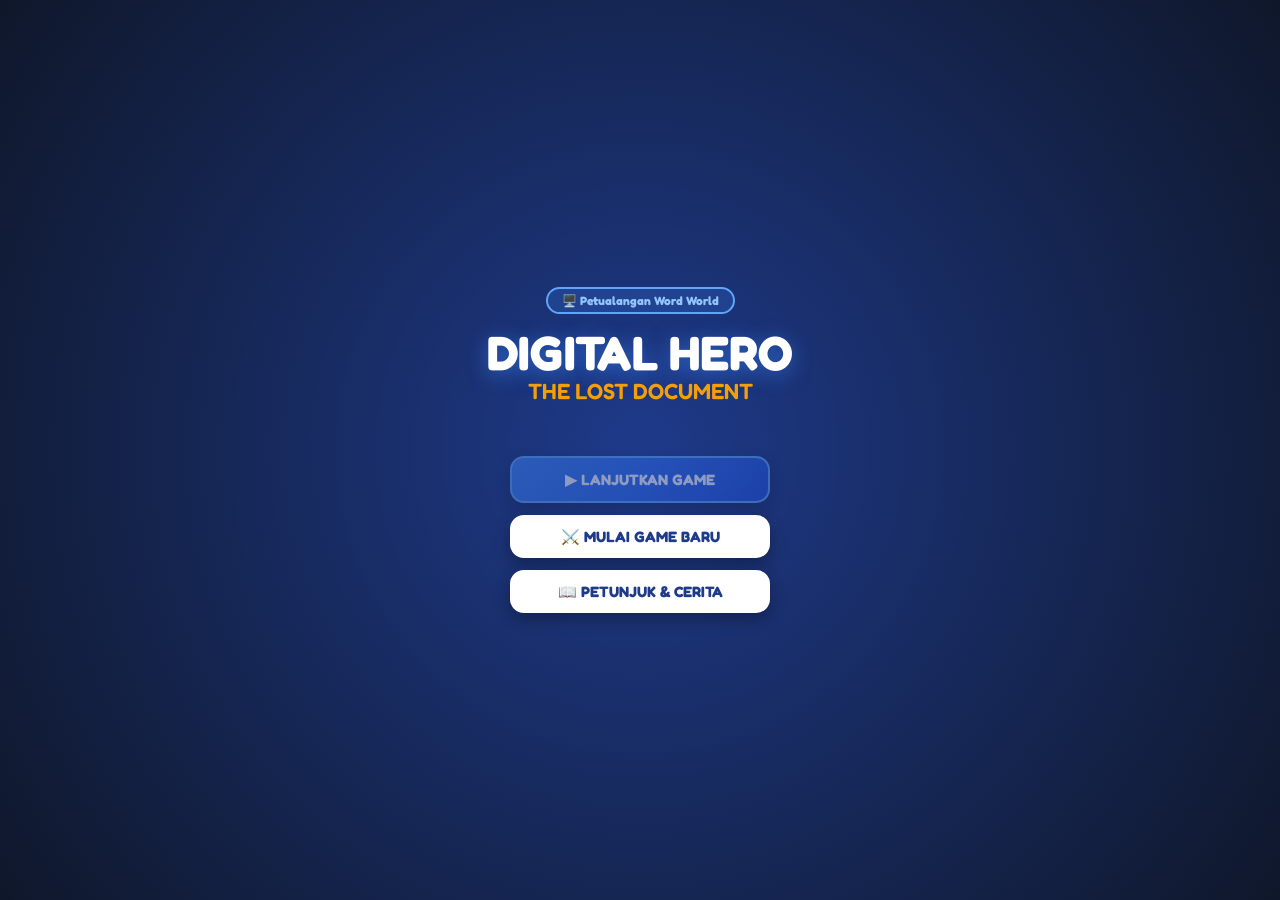
<file: Pertemuan3/Game/index.html>
<!doctype html>
<html lang="id">
<head>
  <meta charset="UTF-8" />
  <meta name="viewport" content="width=device-width, initial-scale=1.0" />
  <title>Digital Hero: The Lost Document</title>
  <meta name="description" content="Game petualangan edukasi 2D belajar Microsoft Word: Dunia 1 (Lembah Word) dan Dunia 2 (Hutan Font) mempelajari shortcut, format teks, font family, dan tata letak dokumen." />
  <style>
    @import url('https://fonts.googleapis.com/css2?family=Fredoka:wght@400;600;700&family=JetBrains+Mono:wght@500;700&display=swap');
    * { box-sizing: border-box; margin: 0; padding: 0; user-select: none; }
    body {
      width: 100vw; height: 100vh; overflow: hidden; background: #0f172a;
      font-family: 'Fredoka', sans-serif; color: #1e293b;
      display: flex; justify-content: center; align-items: center;
    }
    #game-container {
      position: relative; width: 100%; height: 100%; max-width: 1920px; max-height: 1080px;
      background: #000; overflow: hidden; box-shadow: 0 25px 50px -12px rgba(0,0,0,0.7);
    }
    canvas#game-canvas { display: block; width: 100%; height: 100%; background: #60a5fa; }
    #ui-overlay {
      position: absolute; top: 0; left: 0; width: 100%; height: 100%;
      pointer-events: none; display: flex; flex-direction: column;
      justify-content: space-between; padding: 14px; z-index: 10;
    }
    .interactive { pointer-events: auto; }
    .hud-header { display: flex; justify-content: space-between; align-items: flex-start; width: 100%; }
    .hud-left {
      display: flex; align-items: center; gap: 12px; background: rgba(255,255,255,0.95);
      padding: 8px 16px; border-radius: 18px; border: 3px solid #3b82f6; box-shadow: 0 8px 20px rgba(0,0,0,0.2);
    }
    .player-badge {
      position: relative; width: 48px; height: 48px; background: linear-gradient(135deg, #3b82f6, #1d4ed8);
      border-radius: 12px; display: flex; align-items: center; justify-content: center; font-size: 24px;
      border: 2px solid #fff;
    }
    .player-level {
      position: absolute; bottom: -5px; right: -5px; background: #f59e0b; color: #fff;
      font-size: 10px; font-weight: 700; padding: 1px 5px; border-radius: 8px; border: 2px solid #fff;
    }
    .bars-container { display: flex; flex-direction: column; gap: 4px; min-width: 170px; }
    .bar-wrap { display: flex; align-items: center; gap: 6px; }
    .bar-label { font-size: 11px; font-weight: 700; color: #475569; width: 20px; }
    .bar-bg { flex: 1; height: 13px; background: #e2e8f0; border-radius: 7px; overflow: hidden; border: 1px solid #cbd5e1; }
    .bar-fill-hp { height: 100%; width: 100%; background: linear-gradient(90deg, #ef4444, #f87171); transition: width 0.2s; }
    .bar-fill-xp { height: 100%; width: 0%; background: linear-gradient(90deg, #0284c7, #38bdf8); transition: width 0.2s; }
    .bar-text { font-size: 11px; font-weight: 700; color: #334155; font-family: 'JetBrains Mono', monospace; width: 48px; text-align: right; }
    .hud-right { display: flex; align-items: center; gap: 8px; }
    .hud-pill {
      background: rgba(255,255,255,0.95); padding: 7px 14px; border-radius: 14px;
      border: 2px solid #cbd5e1; font-weight: 700; font-size: 14px; display: flex; align-items: center; gap: 6px;
      box-shadow: 0 4px 12px rgba(0,0,0,0.15);
    }
    .pill-world { border-color: #3b82f6; color: #1d4ed8; }
    .pill-coins { border-color: #f59e0b; color: #b45309; }
    .btn-icon {
      background: rgba(255,255,255,0.95); border: 2px solid #cbd5e1; border-radius: 12px;
      width: 40px; height: 40px; display: flex; align-items: center; justify-content: center;
      font-size: 18px; cursor: pointer; transition: 0.15s;
    }
    .btn-icon:hover { transform: translateY(-2px); border-color: #3b82f6; background: #fff; }
    .quest-tracker-card {
      position: absolute; top: 85px; right: 14px; width: 270px; background: rgba(255,255,255,0.96);
      border: 3px solid #3b82f6; border-radius: 16px; padding: 12px 14px; box-shadow: 0 10px 25px rgba(0,0,0,0.2);
    }
    .quest-header { display: flex; justify-content: space-between; margin-bottom: 6px; border-bottom: 2px dashed #e2e8f0; padding-bottom: 4px; }
    .quest-title-tag { font-size: 11px; font-weight: 700; color: #2563eb; text-transform: uppercase; }
    .quest-name { font-size: 14px; font-weight: 700; color: #1e293b; margin-bottom: 4px; }
    .quest-desc { font-size: 12px; color: #475569; line-height: 1.4; }
    .hud-bottom { display: flex; justify-content: space-between; align-items: flex-end; width: 100%; }
    .skill-dock {
      display: flex; gap: 10px; background: rgba(255,255,255,0.95); padding: 8px 12px;
      border-radius: 18px; border: 3px solid #3b82f6; box-shadow: 0 10px 25px rgba(0,0,0,0.25); margin: 0 auto;
    }
    .skill-slot {
      position: relative; width: 54px; height: 54px; background: #f1f5f9; border-radius: 12px;
      border: 2px solid #cbd5e1; display: flex; flex-direction: column; align-items: center;
      justify-content: center; cursor: pointer; overflow: hidden; transition: 0.15s;
    }
    .skill-slot.locked { opacity: 0.5; filter: grayscale(90%); }
    .skill-slot.ready { border-color: #3b82f6; background: #fff; }
    .skill-slot.ready:hover { transform: translateY(-2px); }
    .skill-icon { font-size: 20px; line-height: 1; }
    .skill-name-tag { font-size: 8px; font-weight: 700; color: #475569; margin-top: 2px; text-transform: uppercase; }
    .skill-hotkey { position: absolute; top: 2px; left: 4px; font-size: 10px; font-weight: 700; color: #64748b; font-family: monospace; }
    .skill-cooldown-overlay { position: absolute; bottom: 0; left: 0; width: 100%; height: 0%; background: rgba(15,23,42,0.65); pointer-events: none; }
    .controls-hint {
      background: rgba(255,255,255,0.9); border-radius: 10px; padding: 6px 10px;
      font-size: 11px; font-weight: 600; color: #475569; border: 1px solid #cbd5e1; display: flex; gap: 8px;
    }
    kbd { background: #e2e8f0; border: 1px solid #94a3b8; border-radius: 4px; padding: 1px 4px; font-family: monospace; font-size: 10px; }
    #boss-bar-container {
      position: absolute; top: 80px; left: 50%; transform: translateX(-50%);
      width: 400px; background: rgba(15,23,42,0.92); padding: 10px 16px; border-radius: 14px;
      border: 3px solid #ef4444; box-shadow: 0 10px 30px rgba(239,68,68,0.4); display: none;
      flex-direction: column; gap: 4px; z-index: 20;
    }
    .boss-bar-bg { width: 100%; height: 14px; background: #334155; border-radius: 7px; overflow: hidden; }
    .boss-bar-fill { width: 100%; height: 100%; background: linear-gradient(90deg, #dc2626, #f87171); transition: width 0.15s; }
    #dialog-container {
      position: absolute; bottom: 100px; left: 50%; transform: translateX(-50%);
      width: 90%; max-width: 640px; background: rgba(255,255,255,0.98); border: 4px solid #3b82f6;
      border-radius: 18px; padding: 16px 20px; box-shadow: 0 20px 40px rgba(0,0,0,0.35); display: none; z-index: 30;
    }
    .dialog-speaker { display: flex; align-items: center; gap: 8px; font-weight: 700; font-size: 15px; color: #1d4ed8; margin-bottom: 6px; }
    .dialog-text { font-size: 15px; line-height: 1.5; color: #1e293b; min-height: 40px; }
    .dialog-btn {
      background: #3b82f6; color: #fff; border: none; border-radius: 8px; padding: 6px 16px;
      font-family: inherit; font-weight: 700; font-size: 13px; cursor: pointer; float: right; margin-top: 10px;
    }
    .modal-overlay {
      position: absolute; top: 0; left: 0; width: 100%; height: 100%; background: rgba(15,23,42,0.75);
      backdrop-filter: blur(4px); display: none; align-items: center; justify-content: center; z-index: 50; pointer-events: auto;
    }
    .modal-card {
      background: #fff; border-radius: 20px; border: 4px solid #3b82f6; width: 90%; max-width: 560px;
      padding: 20px; box-shadow: 0 25px 50px rgba(0,0,0,0.4); max-height: 85vh; display: flex; flex-direction: column;
    }
    .modal-header { display: flex; justify-content: space-between; align-items: center; border-bottom: 2px solid #e2e8f0; padding-bottom: 10px; margin-bottom: 12px; }
    .modal-title { font-size: 18px; font-weight: 700; color: #1e293b; display: flex; align-items: center; gap: 6px; }
    .modal-close-btn { background: #f1f5f9; border: none; font-size: 18px; width: 32px; height: 32px; border-radius: 8px; cursor: pointer; }
    .inventory-grid { display: grid; grid-template-columns: repeat(4, 1fr); gap: 10px; margin-bottom: 12px; }
    .inv-slot {
      aspect-ratio: 1; background: #f8fafc; border: 2px solid #cbd5e1; border-radius: 12px;
      display: flex; flex-direction: column; align-items: center; justify-content: center; cursor: pointer; padding: 4px;
    }
    .inv-slot.selected { border-color: #2563eb; background: #dbeafe; }
    .item-details-box { background: #f1f5f9; border-radius: 12px; padding: 12px; border: 1px solid #e2e8f0; }
    .item-details-wordtip { margin-top: 6px; padding: 6px 10px; background: #e0f2fe; border-left: 4px solid #0284c7; border-radius: 4px; font-size: 12px; color: #0369a1; font-weight: 600; }
    .document-sheet-view { background: #fff; border: 1px solid #cbd5e1; padding: 20px; border-radius: 4px; max-height: 340px; overflow-y: auto; line-height: 1.5; font-family: 'Calibri', serif; }
    .doc-fragment-slot { padding: 10px; margin-bottom: 10px; border-radius: 6px; border: 1px dashed #cbd5e1; }
    .doc-fragment-slot.found { background: #f0fdf4; border-color: #22c55e; color: #15803d; }
    .doc-fragment-slot.missing { background: #fef2f2; border-color: #f87171; color: #991b1b; font-style: italic; }
    #main-menu-overlay {
      position: absolute; top: 0; left: 0; width: 100%; height: 100%;
      background: radial-gradient(circle at center, #1e3a8a 0%, #0f172a 100%);
      display: flex; flex-direction: column; align-items: center; justify-content: center; z-index: 100;
    }
    .game-logo-badge {
      display: inline-flex; align-items: center; gap: 6px; background: rgba(59,130,246,0.2);
      border: 2px solid #60a5fa; color: #93c5fd; padding: 4px 14px; border-radius: 20px; font-size: 12px; font-weight: 700; margin-bottom: 12px;
    }
    .game-main-title { font-size: 48px; font-weight: 700; color: #fff; text-shadow: 0 4px 20px rgba(59,130,246,0.6); line-height: 1.1; text-align: center; }
    .game-sub-title { font-size: 22px; font-weight: 600; color: #f59e0b; margin-bottom: 28px; text-align: center; }
    .menu-buttons { display: flex; flex-direction: column; gap: 12px; width: 260px; }
    .menu-btn {
      background: #fff; color: #1e3a8a; border: none; border-radius: 14px; padding: 12px 20px;
      font-family: inherit; font-size: 15px; font-weight: 700; cursor: pointer; box-shadow: 0 6px 16px rgba(0,0,0,0.3); transition: 0.15s;
    }
    .menu-btn.primary { background: linear-gradient(135deg, #3b82f6, #1d4ed8); color: #fff; border: 2px solid #60a5fa; }
    .menu-btn:hover { transform: translateY(-2px); }
    .menu-btn:disabled { opacity: 0.5; cursor: not-allowed; transform: none; }
    .floating-toast {
      position: absolute; top: 20px; left: 50%; transform: translateX(-50%) translateY(-20px);
      background: rgba(15,23,42,0.95); color: #fff; border: 2px solid #3b82f6; border-radius: 12px;
      padding: 8px 18px; font-weight: 700; font-size: 14px; opacity: 0; transition: 0.3s; pointer-events: none; z-index: 80;
    }
    .floating-toast.show { transform: translateX(-50%) translateY(0); opacity: 1; }

    /* --- Mini Word Challenge & Ribbon Styles (World 1) --- */
    .word-ribbon-toolbar {
      background: #f1f5f9; border-radius: 12px; border: 2px solid #cbd5e1; padding: 10px;
      display: flex; flex-wrap: wrap; gap: 8px; align-items: center; margin-bottom: 12px;
    }
    .ribbon-btn-group {
      display: flex; gap: 4px; background: #fff; padding: 4px; border-radius: 8px; border: 1px solid #cbd5e1;
    }
    .ribbon-btn {
      width: 32px; height: 32px; background: #f8fafc; border: 1px solid #cbd5e1; border-radius: 6px;
      font-weight: 800; font-size: 14px; cursor: pointer; display: flex; align-items: center; justify-content: center;
      transition: 0.15s; color: #1e293b;
    }
    .ribbon-btn:hover { background: #e0f2fe; border-color: #3b82f6; color: #1d4ed8; }
    .ribbon-btn.active { background: #3b82f6; color: #fff; border-color: #1d4ed8; }
    .ribbon-select {
      background: #fff; border: 1px solid #cbd5e1; border-radius: 6px; padding: 6px 10px;
      font-family: inherit; font-size: 13px; font-weight: 600; color: #1e293b; outline: none;
    }
    .interactive-doc-sheet {
      background: #fff; border: 2px solid #cbd5e1; border-radius: 8px; padding: 24px;
      min-height: 170px; max-height: 250px; overflow-y: auto; font-family: 'Calibri', sans-serif;
      box-shadow: inset 0 2px 6px rgba(0,0,0,0.05); cursor: pointer;
    }
    .editable-span {
      padding: 3px 6px; border-radius: 4px; border: 1px dashed transparent; transition: 0.15s; display: inline-block;
    }
    .editable-span:hover {
      background: #fef08a; border-color: #eab308;
    }
    .editable-span.selected {
      background: #bfdbfe; border-color: #2563eb; outline: 2px solid #3b82f6;
    }

    /* --- Boss Quiz Styles (World 1) --- */
    #boss-quiz-overlay {
      position: absolute; top: 0; left: 0; width: 100%; height: 100%;
      background: rgba(15,23,42,0.85); backdrop-filter: blur(5px);
      display: none; align-items: center; justify-content: center; z-index: 60; pointer-events: auto;
    }
    .boss-quiz-card {
      background: #fff; border-radius: 20px; border: 4px solid #ef4444; width: 90%; max-width: 540px;
      padding: 22px; box-shadow: 0 25px 60px rgba(239,68,68,0.35); text-align: center;
      animation: popIn 0.25s ease-out;
    }
    @keyframes popIn {
      from { transform: scale(0.9); opacity: 0; }
      to { transform: scale(1); opacity: 1; }
    }
    .boss-quiz-options {
      display: grid; grid-template-columns: 1fr 1fr; gap: 10px; margin-top: 14px;
    }
    .boss-quiz-btn {
      background: #f8fafc; border: 2px solid #cbd5e1; border-radius: 12px; padding: 12px 14px;
      font-size: 14px; font-weight: 700; color: #1e293b; cursor: pointer; transition: 0.15s;
      text-align: left; display: flex; align-items: center; gap: 8px;
    }
    .boss-quiz-btn:hover { background: #fee2e2; border-color: #ef4444; transform: translateY(-2px); }
    .boss-quiz-btn.correct { background: #d1fae5; border-color: #10b981; color: #065f46; }
    .boss-quiz-btn.wrong { background: #fee2e2; border-color: #ef4444; color: #991b1b; }
  </style>
</head>
<body>
  <div id="game-container">
    <canvas id="game-canvas"></canvas>

    <div id="ui-overlay">
      <header class="hud-header">
        <div class="hud-left interactive">
          <div class="player-badge">
            <span>🧙‍♂️</span>
            <div id="player-level-badge" class="player-level">LV 1</div>
          </div>
          <div class="bars-container">
            <div class="bar-wrap">
              <span class="bar-label">HP</span>
              <div class="bar-bg"><div id="hp-fill" class="bar-fill-hp"></div></div>
              <span id="hp-text" class="bar-text">100/100</span>
            </div>
            <div class="bar-wrap">
              <span class="bar-label">XP</span>
              <div class="bar-bg"><div id="xp-fill" class="bar-fill-xp"></div></div>
              <span id="xp-text" class="bar-text">0/100</span>
            </div>
          </div>
        </div>

        <div class="hud-right interactive">
          <div id="world-indicator" class="hud-pill pill-world">
            <span>🗺️</span> Dunia 1: Lembah Word
          </div>
          <div class="hud-pill pill-coins">
            <span>💰</span> <span id="coins-counter">0</span>
          </div>
          <button id="btn-challenge" class="btn-icon" title="Tantangan Editor Word" style="border-color: #3b82f6; background: #eff6ff;">✍️</button>
          <button id="btn-word-guide" class="btn-icon" title="Buku Panduan Edukasi Word">📖</button>
          <button id="btn-document" class="btn-icon" title="Periksa Dokumen Master">📜</button>
          <button id="btn-inventory" class="btn-icon" title="Buka Ransel Barang">🎒</button>
          <button id="btn-save" class="btn-icon" title="Simpan Game (Ctrl+S)">💾</button>
          <button id="btn-audio" class="btn-icon" title="Nyalakan/Matikan Suara">🔊</button>
          <button id="btn-settings" class="btn-icon" title="Pengaturan & Bantuan">⚙️</button>
          <a href="world2.html" class="btn-icon" title="Masuk ke Dunia 2 (Hutan Font)">🌲</a>
        </div>
      </header>

      <div id="quest-tracker-card" class="quest-tracker-card interactive">
        <div class="quest-header">
          <span class="quest-title-tag">⭐ Misi Aktif</span>
          <span id="quest-progress" style="font-size: 11px; font-weight: 700; color: #2563eb;">0/1</span>
        </div>
        <div id="quest-name" class="quest-name">Kebangkitan di Lembah Word</div>
        <div id="quest-desc" class="quest-desc">Jelajahi bukit kertas dan bicaralah dengan Tetua Ribbon di pos bendera desa.</div>
      </div>

      <div id="boss-bar-container">
        <div style="display: flex; justify-content: space-between; color: #fff; font-weight: 700; font-size: 13px;">
          <span>👑 RAJA TYPO SLIME</span>
          <span style="color: #fca5a5;">MINI BOSS</span>
        </div>
        <div class="boss-bar-bg"><div id="boss-bar-fill" class="boss-bar-fill"></div></div>
      </div>

      <div id="dialog-container" class="interactive">
        <div class="dialog-speaker">
          <span id="dialog-speaker-avatar" style="font-size: 20px;">📜</span>
          <span id="dialog-speaker-name">Tetua Ribbon</span>
        </div>
        <div id="dialog-text-content" class="dialog-text">
          Pahlawan Digital! The Corrupted Document telah menghancurkan Dokumen Master kita!
        </div>
        <div>
          <button id="dialog-next-btn" class="dialog-btn">Lanjut [E] ➔</button>
        </div>
      </div>

      <footer class="hud-bottom">
        <div class="controls-hint">
          <span><kbd>A</kbd><kbd>D</kbd> Gerak</span>
          <span><kbd>Spasi</kbd> Lompat</span>
          <span><kbd>J</kbd> Serang</span>
          <span><kbd>E</kbd> Interaksi</span>
          <span><kbd>Ctrl+S</kbd> Simpan</span>
        </div>

        <div class="skill-dock interactive">
          <div id="skill-slot-bold" class="skill-slot locked" title="Skill 1: Hantaman Bold (Menghancurkan gerbang tebal & perisai bos)">
            <span class="skill-hotkey">1</span>
            <span class="skill-icon">💥</span>
            <span class="skill-name-tag">BOLD</span>
            <div id="cd-overlay-bold" class="skill-cooldown-overlay"></div>
          </div>
          <div id="skill-slot-italic" class="skill-slot locked" title="Skill 2: Dash Italic (Melesat miring kencang & kebal)">
            <span class="skill-hotkey">2</span>
            <span class="skill-icon">⚡</span>
            <span class="skill-name-tag">ITALIC</span>
            <div id="cd-overlay-italic" class="skill-cooldown-overlay"></div>
          </div>
          <div id="skill-slot-underline" class="skill-slot locked" title="Skill 3: Perisai Underline (Membentuk garis bawah pelindung)">
            <span class="skill-hotkey">3</span>
            <span class="skill-icon">🛡️</span>
            <span class="skill-name-tag">GARIS BWH</span>
            <div id="cd-overlay-underline" class="skill-cooldown-overlay"></div>
          </div>
        </div>
        <div style="width: 130px;"></div>
      </footer>
    </div>

    <div id="floating-toast" class="floating-toast">Pemberitahuan</div>

    <!-- Main Menu -->
    <div id="main-menu-overlay">
      <div style="text-align: center; margin-bottom: 24px;">
        <div class="game-logo-badge">🖥️ Petualangan Word World</div>
        <h1 class="game-main-title">DIGITAL HERO</h1>
        <h2 class="game-sub-title">THE LOST DOCUMENT</h2>
      </div>
      <div class="menu-buttons">
        <button id="btn-continue" class="menu-btn primary" disabled>▶ LANJUTKAN GAME</button>
        <button id="btn-new-game" class="menu-btn">⚔️ MULAI GAME BARU</button>
        <button id="btn-menu-lore" class="menu-btn">📖 PETUNJUK & CERITA</button>
      </div>
    </div>

    <!-- Inventory Modal -->
    <div id="inventory-modal" class="modal-overlay">
      <div class="modal-card">
        <div class="modal-header">
          <div class="modal-title">🎒 Ransel Pahlawan Digital</div>
          <button class="modal-close-btn">&times;</button>
        </div>
        <div id="inventory-grid" class="inventory-grid"></div>
        <div class="item-details-box">
          <div id="inv-detail-title" style="font-weight: 700; color: #1e3a8a; margin-bottom: 4px;">Pilih Item</div>
          <div id="inv-detail-desc" style="font-size: 13px; color: #475569;">Informasi barang dan wawasan Microsoft Word akan tampil di sini.</div>
          <div id="inv-detail-tip" class="item-details-wordtip">💡 Tip: Huruf dan gulungan mengajarkan fungsi penting dokumen komputer!</div>
        </div>
      </div>
    </div>

    <!-- Document Modal -->
    <div id="document-modal" class="modal-overlay">
      <div class="modal-card" style="max-width: 640px;">
        <div class="modal-header">
          <div class="modal-title">📜 Dokumen Master (Pemeriksaan)</div>
          <button class="modal-close-btn">&times;</button>
        </div>
        <div class="document-sheet-view">
          <div style="display: flex; justify-content: space-between; font-size: 10px; color: #64748b; border-bottom: 2px dashed #94a3b8; padding-bottom: 4px; margin-bottom: 12px;">
            <span>|··· 1 ···| Margin Kertas: Normal (1.0 inci) |··· 6.5 ···|</span>
          </div>
          <h3 style="text-align: center; color: #1e293b; border-bottom: 2px solid #2563eb; padding-bottom: 6px; margin-bottom: 14px;">DOKUMEN MASTER WORD WORLD</h3>
          <div id="doc-slot-header" class="doc-fragment-slot missing">
            <strong>[HILANG] Bagian Judul & Header Halaman:</strong><br>
            <em>Dijaga oleh Raja Typo Slime di Lembah Word. Kalahkan bos untuk memulihkan bagian ini!</em>
          </div>
          <div class="doc-fragment-slot missing">
            <strong>[KORUP] Bagian Teks Isi & Format Paragraf (Dunia 2-4):</strong><br>
            <em>Format teks berantakan. Memerlukan penjelajahan Hutan Font dan Pabrik Format.</em>
          </div>
          <div class="doc-fragment-slot missing">
            <strong>[KORUP] Gambar & Tabel Data (Dunia 5-6):</strong><br>
            <em>Data gambar dan tabel belum ditemukan.</em>
          </div>
        </div>
        <div style="margin-top: 12px; font-size: 13px; color: #64748b; text-align: center;">
          <span id="doc-inspect-status">0 / 6 Fragmen Telah Dipulihkan</span>
        </div>
      </div>
    </div>

    <!-- Quest Complete Modal -->
    <div id="quest-complete-modal" class="modal-overlay">
      <div class="modal-card" style="max-width: 440px; text-align: center;">
        <div style="font-size: 40px; margin-bottom: 6px;">🏆</div>
        <h2 style="font-size: 22px; color: #1e3a8a; margin-bottom: 4px;">MISI SELESAI!</h2>
        <div id="quest-modal-title" style="font-size: 16px; font-weight: 700; color: #2563eb; margin-bottom: 12px;">Nama Misi</div>
        <div style="display: flex; justify-content: center; gap: 16px; font-size: 16px; font-weight: 700; margin-bottom: 12px;">
          <span id="quest-modal-xp" style="color: #0284c7;">+100 XP</span>
          <span id="quest-modal-coins" style="color: #d97706;">+50 Koin</span>
        </div>
        <div id="quest-modal-unlock" style="font-size: 15px; font-weight: 700; color: #16a34a;"></div>
      </div>
    </div>

    <!-- Victory Modal -->
    <div id="victory-modal" class="modal-overlay">
      <div class="modal-card" style="text-align: center; max-width: 500px;">
        <div style="font-size: 50px; margin-bottom: 8px;">👑</div>
        <h2 style="font-size: 24px; color: #1e3a8a; margin-bottom: 6px;">DUNIA 1 BERHASIL DITAKLUKKAN!</h2>
        <p style="font-size: 14px; color: #475569; line-height: 1.5; margin-bottom: 14px;">
          Kamu berhasil mengalahkan <strong>Raja Typo Slime</strong> dan merebut kembali <strong>Fragmen Pertama Dokumen Master</strong>! Bagian Judul dan Header halaman kini telah kembali rapi!
        </p>
        <div style="background: #f0fdf4; border: 2px solid #86efac; border-radius: 10px; padding: 10px; margin-bottom: 16px; font-size: 13px; color: #166534; text-align: left;">
          ✨ <strong>Materi Microsoft Word yang Dipelajari:</strong><br>
          • Cara Menyimpan Dokumen (Ctrl+S)<br>
          • Konsep Huruf & Karakter Teks Dasar<br>
          • Format <strong>Bold (Tebal)</strong> memberi tekanan kuat pada teks penting!
        </div>
        <button id="victory-continue-btn" class="menu-btn primary" style="width: 100%;">
          MASUK KE DUNIA 2: HUTAN FONT ➔
        </button>
      </div>
    </div>

    <!-- Lore Modal -->
    <div id="lore-modal" class="modal-overlay">
      <div class="modal-card">
        <div class="modal-header">
          <div class="modal-title">📖 Petunjuk & Cerita Game</div>
          <button class="modal-close-btn">&times;</button>
        </div>
        <div style="font-size: 13px; line-height: 1.6; color: #334155;">
          <p><strong>Cerita:</strong></p>
          <p style="margin-bottom: 10px;">
            Dunia komputer <strong>Word World</strong> hancur akibat serangan monster <strong>The Corrupted Document</strong>. Dokumen suci <strong>The Master Document</strong> pecah berkeping-keping! Sebagai Pahlawan Digital, misimu menjelajahi dunia, mengumpulkan huruf, mempelajari skill pengolah kata, dan mengalahkan monster salah ketik.
          </p>
          <p><strong>Tombol Kontrol Keyboard:</strong></p>
          <ul style="margin-left: 20px; margin-bottom: 10px;">
            <li><strong>A / D atau Panah Kiri / Kanan:</strong> Berjalan</li>
            <li><strong>Spasi / W / Panah Atas:</strong> Melompat</li>
            <li><strong>J:</strong> Menyerang dengan Pedang Kursor Digital</li>
            <li><strong>E:</strong> Berinteraksi dengan NPC, Papan, dan Tugu Disket</li>
            <li><strong>1:</strong> 💥 Skill Hantaman Bold (hancurkan gerbang & perisai)</li>
            <li><strong>Ctrl + S:</strong> Simpan Cepat (Quick Save) game ke browser</li>
          </ul>
        </div>
      </div>
    </div>

    <!-- Word Guide Modal -->
    <div id="word-guide-modal" class="modal-overlay">
      <div class="modal-card" style="max-width: 600px;">
        <div class="modal-header">
          <div class="modal-title">📖 Buku Panduan Edukasi Microsoft Word</div>
          <button class="modal-close-btn">&times;</button>
        </div>
        <div style="font-size: 13px; line-height: 1.6; color: #334155; overflow-y: auto; max-height: 420px; padding-right: 6px;">
          <div style="background: #eff6ff; border-left: 4px solid #3b82f6; padding: 10px 14px; border-radius: 8px; margin-bottom: 12px;">
            <strong style="color: #1e40af;">1. Kursor & Lembar Kerja Baru:</strong>
            <p>Garis tegak yang berkedip-kedip (<code>|</code>) disebut <strong>Kursor (Insertion Point)</strong>. Posisi kursor menandakan di mana huruf atau simbol berikutnya akan muncul ketika kamu mengetik. Tombol <strong>Enter</strong> digunakan untuk membuat paragraf baru, dan <strong>Backspace</strong> untuk menghapus karakter di sebelah kiri kursor.</p>
          </div>
          <div style="background: #fefce8; border-left: 4px solid #eab308; padding: 10px 14px; border-radius: 8px; margin-bottom: 12px;">
            <strong style="color: #854d0e;">2. Jurus Sakti Menyimpan Dokumen (Ctrl + S):</strong>
            <p>Kombinasi tombol <strong>Ctrl + S</strong> adalah shortcut universal di Word untuk menyimpan (Save) dokumenmu secara cepat. Selalu tekan <em>Ctrl + S</em> setiap beberapa menit agar hasil tulisanmu aman dari mati lampu atau komputer restart tiba-tiba!</p>
          </div>
          <div style="background: #fdf2f8; border-left: 4px solid #ec4899; padding: 10px 14px; border-radius: 8px; margin-bottom: 12px;">
            <strong style="color: #9d174d;">3. Format Teks BOLD (Ctrl + B):</strong>
            <p>Format <strong>Bold (Tebal)</strong> mengubah bobot huruf menjadi lebih tebal dan mencolok. Sangat dianjurkan untuk judul bab, subjudul, atau istilah penting agar pembaca langsung memahami inti informasi dengan cepat.</p>
          </div>
          <div style="background: #f0fdf4; border-left: 4px solid #22c55e; padding: 10px 14px; border-radius: 8px; margin-bottom: 12px;">
            <strong style="color: #166534;">4. Header & Margin Kertas:</strong>
            <p><strong>Margin</strong> adalah jarak kosong antara tepi kertas dengan teks isi (standar: 1 inci / 2.54 cm). <strong>Header</strong> adalah area di margin atas tempat mencantumkan judul dokumen, nomor halaman, atau nama penulis secara konsisten di seluruh lembar kerja.</p>
          </div>
        </div>
      </div>
    </div>

    <!-- Word Challenge Modal (Mini Word Editor in World 1) -->
    <div id="word-challenge-modal" class="modal-overlay">
      <div class="modal-card" style="max-width: 640px;">
        <div class="modal-header">
          <div class="modal-title">✍️ Tantangan Editor Word: Surat Titah Lembah</div>
          <button class="modal-close-btn">&times;</button>
        </div>
        
        <div style="font-size: 13px; color: #475569; margin-bottom: 10px; background: #eff6ff; padding: 8px 12px; border-radius: 8px; border-left: 4px solid #3b82f6;">
          🎯 <strong>Misi Tetua Ribbon:</strong> Klik kata di bawah, lalu gunakan tombol ribbon Word untuk memformat:
          <br>1. Tebalkan kata <strong>"PAHLAWAN"</strong> (Bold / [B])
          <br>2. Miringkan kata <strong>"DOKUMEN"</strong> (Italic / [I])
          <br>3. Garis bawahi kata <strong>"RAHASIA"</strong> (Underline / [U])
          <br>4. Ubah font kata <strong>"LEMBAH"</strong> menjadi <strong>Arial</strong>
        </div>

        <!-- Word Ribbon Toolbar -->
        <div class="word-ribbon-toolbar">
          <div class="ribbon-btn-group">
            <button id="editor-btn-bold" class="ribbon-btn" title="Bold (Ctrl+B)">B</button>
            <button id="editor-btn-italic" class="ribbon-btn" style="font-style: italic;" title="Italic (Ctrl+I)">I</button>
            <button id="editor-btn-underline" class="ribbon-btn" style="text-decoration: underline;" title="Underline (Ctrl+U)">U</button>
          </div>

          <div style="display: flex; gap: 6px;">
            <select id="editor-font-family" class="ribbon-select">
              <option value="Calibri">Calibri</option>
              <option value="Arial">Arial</option>
              <option value="Times New Roman">Times New Roman</option>
              <option value="Courier New">Courier New</option>
            </select>

            <select id="editor-font-size" class="ribbon-select">
              <option value="11pt">11 pt</option>
              <option value="12pt" selected>12 pt</option>
              <option value="14pt">14 pt</option>
              <option value="16pt">16 pt</option>
            </select>
          </div>

          <button id="editor-btn-reset" class="menu-btn" style="padding: 6px 12px; font-size: 12px; background: #f1f5f9; color: #475569;">Reset</button>
        </div>

        <!-- Interactive Document Sheet -->
        <div id="interactive-doc-canvas" class="interactive-doc-sheet"></div>

        <div style="margin-top: 12px; display: flex; justify-content: space-between; align-items: center;">
          <span id="challenge-status-text" style="font-size: 13px; font-weight: 700; color: #1e3a8a;">Pilih kata yang ingin diubah...</span>
          <button id="btn-submit-formatting" class="menu-btn primary" style="padding: 8px 18px; font-size: 14px;">✅ Verifikasi Format</button>
        </div>
      </div>
    </div>

    <!-- Boss Quiz Overlay (World 1: Raja Typo Slime Shield) -->
    <div id="boss-quiz-overlay">
      <div class="boss-quiz-card">
        <div style="font-size: 32px; margin-bottom: 6px;">🛡️⚡</div>
        <h3 style="color: #b91c1c; font-size: 20px; font-weight: 800; margin-bottom: 6px;">PERISAI SALAH KETIK AKTIF!</h3>
        <p style="font-size: 13px; color: #475569; margin-bottom: 12px;">
          Raja Typo Slime kebal dari pukulan! Jawab pertanyaan Word dari Tetua Ribbon untuk menghancurkan perisainya:
        </p>
        <div id="boss-quiz-question" style="background: #f8fafc; border: 2px solid #e2e8f0; border-radius: 12px; padding: 14px; font-size: 15px; font-weight: 700; color: #0f172a; margin-bottom: 10px;">
          ...
        </div>
        <div id="boss-quiz-box" class="boss-quiz-options"></div>
        <div id="boss-quiz-feedback" style="margin-top: 10px; font-weight: 700; font-size: 13px; min-height: 20px;"></div>
      </div>
    </div>

    <!-- Settings Modal -->
    <div id="settings-modal" class="modal-overlay">
      <div class="modal-card" style="max-width: 440px;">
        <div class="modal-header">
          <div class="modal-title">⚙️ Pengaturan Game</div>
          <button class="modal-close-btn">&times;</button>
        </div>
        <div style="display: flex; flex-direction: column; gap: 12px; font-size: 14px;">
          <div style="display: flex; justify-content: space-between; align-items: center;">
            <span>Musik & Efek Suara</span>
            <button onclick="document.getElementById('btn-audio').click()" class="menu-btn" style="padding: 6px 12px; font-size: 13px;">Ganti Suara</button>
          </div>
          <div style="display: flex; justify-content: space-between; align-items: center;">
            <span>Simpan Progress Game</span>
            <button onclick="document.getElementById('btn-save').click()" class="menu-btn primary" style="padding: 6px 12px; font-size: 13px;">Simpan (Ctrl+S)</button>
          </div>
          <div style="display: flex; justify-content: space-between; align-items: center;">
            <span>Reset Data Game</span>
            <button onclick="localStorage.clear(); location.reload();" class="menu-btn" style="padding: 6px 12px; font-size: 13px; color: #dc2626;">Hapus Data</button>
          </div>
        </div>
      </div>
    </div>

  </div>

  <!-- SINGLE FILE INLINE SCRIPT: Digital Hero Engine -->
  <script>
    // --- 1. AUDIO ENGINE (Web Audio API) ---
    class SoundSystem {
      constructor() {
        this.ctx = null; this.isMuted = false; this.bgmPlaying = false; this.bgmTimer = null; this.bgmStep = 0;
      }
      init() {
        if (!this.ctx) {
          const AudioCtx = window.AudioContext || window.webkitAudioContext;
          if (AudioCtx) this.ctx = new AudioCtx();
        }
        if (this.ctx && this.ctx.state === 'suspended') this.ctx.resume();
      }
      toggleMute() {
        this.isMuted = !this.isMuted;
        if (this.isMuted) this.stopBGM(); else this.startBGM();
        return this.isMuted;
      }
      playTone(freq, dur, type = 'sine', vol = 0.15, bend = 0) {
        if (this.isMuted) return;
        this.init();
        if (!this.ctx) return;
        try {
          const osc = this.ctx.createOscillator();
          const gain = this.ctx.createGain();
          osc.type = type;
          osc.frequency.setValueAtTime(freq, this.ctx.currentTime);
          if (bend !== 0) osc.frequency.exponentialRampToValueAtTime(Math.max(20, freq + bend), this.ctx.currentTime + dur);
          gain.gain.setValueAtTime(vol, this.ctx.currentTime);
          gain.gain.exponentialRampToValueAtTime(0.001, this.ctx.currentTime + dur);
          osc.connect(gain); gain.connect(this.ctx.destination);
          osc.start(); osc.stop(this.ctx.currentTime + dur);
        } catch(e) {}
      }
      playJump() { this.playTone(180, 0.15, 'square', 0.12, 220); }
      playAttack() { this.playTone(320, 0.12, 'triangle', 0.18, -180); }
      playHit() { this.playTone(110, 0.12, 'sawtooth', 0.2, -60); }
      playCoin() { this.playTone(988, 0.08, 'sine', 0.15); setTimeout(() => this.playTone(1318, 0.18, 'sine', 0.15), 60); }
      playBold() { this.playTone(85, 0.35, 'sawtooth', 0.25, -45); setTimeout(() => this.playTone(60, 0.4, 'triangle', 0.2), 50); }
      playDash() { this.playTone(450, 0.16, 'triangle', 0.16, 350); }
      playShield() { this.playTone(523, 0.2, 'sine', 0.15); setTimeout(() => this.playTone(659, 0.2, 'sine', 0.15), 50); }
      playLevelUp() { [262, 330, 392, 523, 659, 784].forEach((f, i) => setTimeout(() => this.playTone(f, 0.18, 'triangle', 0.2), i * 60)); }
      playQuestComplete() { [392, 440, 494, 587].forEach((f, i) => setTimeout(() => this.playTone(f, 0.14, 'triangle', 0.2), i * 80)); setTimeout(() => this.playTone(784, 0.4, 'square', 0.18), 380); }
      playSave() { this.playTone(659, 0.1, 'sine', 0.15); setTimeout(() => this.playTone(880, 0.2, 'sine', 0.18), 90); }
      playBossWarning() { this.playTone(75, 0.6, 'sawtooth', 0.3, -30); }
      playVictory() { [392, 523, 659, 784, 1046].forEach((n, i) => setTimeout(() => this.playTone(n, 0.25, 'triangle', 0.25), i * 110)); }
      startBGM() {
        if (this.bgmPlaying || this.isMuted) return;
        this.init(); this.bgmPlaying = true; this.bgmStep = 0;
        const melody = [262, 294, 330, 392, 330, 262, 220, 247, 262, 330, 392, 523, 440, 392, 330, 294];
        const bass = [131, 131, 165, 165, 110, 110, 123, 123];
        this.bgmTimer = setInterval(() => {
          if (this.isMuted || !this.bgmPlaying) return;
          this.playTone(melody[this.bgmStep % melody.length], 0.12, 'sine', 0.04);
          if (this.bgmStep % 2 === 0) this.playTone(bass[Math.floor((this.bgmStep / 2) % bass.length)], 0.2, 'triangle', 0.06);
          this.bgmStep++;
        }, 240);
      }
      stopBGM() { this.bgmPlaying = false; if (this.bgmTimer) { clearInterval(this.bgmTimer); this.bgmTimer = null; } }
    }
    const audio = new SoundSystem();

    // --- 2. STORAGE SYSTEM ---
    const SAVE_KEY = 'digital_hero_save_id';
    class StorageSystem {
      static hasSave() { try { return localStorage.getItem(SAVE_KEY) !== null; } catch { return false; } }
      static getSave() { try { const d = localStorage.getItem(SAVE_KEY); return d ? JSON.parse(d) : null; } catch { return null; } }
      static saveGame(data) { try { localStorage.setItem(SAVE_KEY, JSON.stringify(data)); return true; } catch { return false; } }
      static clearSave() { try { localStorage.removeItem(SAVE_KEY); } catch {} }
    }

    // --- 3. INVENTORY SYSTEM ---
    class Inventory {
      constructor() { this.items = []; }
      load(saved = []) { this.items = saved; }
      addItem(item) {
        const exist = this.items.find(i => i.id === item.id);
        if (exist) exist.count = (exist.count || 1) + (item.count || 1);
        else this.items.push({ id: item.id, name: item.name, icon: item.icon, count: item.count || 1, desc: item.desc, wordTip: item.wordTip });
      }
      hasItem(id) { const i = this.items.find(it => it.id === id); return i && i.count > 0; }
      getAll() { return this.items; }
    }

    // --- 4. QUEST SYSTEM (Bahasa Indonesia) ---
    class QuestManager {
      constructor(game) {
        this.game = game; this.activeQuest = null; this.completedQuests = [];
        this.quests = {
          quest_welcome: {
            id: 'quest_welcome', title: 'Kebangkitan di Lembah Word',
            desc: 'Jelajahi bukit kertas dan bicaralah dengan Tetua Ribbon di pos desa.',
            targetType: 'talk_npc', targetId: 'mr_ribbon', current: 0, required: 1,
            rewardXp: 50, rewardCoins: 20, nextQuest: 'quest_formatting'
          },
          quest_formatting: {
            id: 'quest_formatting', title: 'Tantangan Format Tetua Ribbon',
            desc: 'Bicaralah dengan Tetua Ribbon [E] dan selesaikan tantangan Surat Titah Lembah pada editor pita Word!',
            targetType: 'complete_challenge', targetId: 'word_editor_puzzle', current: 0, required: 1,
            rewardXp: 120, rewardCoins: 40, nextQuest: 'quest_letters'
          },
          quest_letters: {
            id: 'quest_letters', title: 'Kumpulkan Huruf yang Hilang',
            desc: 'Monster menceraiberaikan teks! Temukan 3 Huruf Emas (W, O, R) di tebing bukit.',
            targetType: 'collect_item', targetId: 'golden_letter', current: 0, required: 3,
            rewardXp: 100, rewardCoins: 50, rewardSkill: 'bold_blast', nextQuest: 'quest_bold_barrier'
          },
          quest_bold_barrier: {
            id: 'quest_bold_barrier', title: 'Hancurkan Gerbang Bold',
            desc: 'Gunakan skill Hantaman Bold [Tombol 1] untuk meremukkan gerbang tebal di depan!',
            targetType: 'break_barrier', targetId: 'bold_gate', current: 0, required: 1,
            rewardXp: 100, rewardCoins: 30, nextQuest: 'quest_typo_king'
          },
          quest_typo_king: {
            id: 'quest_typo_king', title: 'Kalahkan Raja Typo Slime',
            desc: 'Taklukkan Raja Typo! Pecahkan perisai salah ketiknya dengan menjawab kuis Word Tetua Ribbon!',
            targetType: 'defeat_boss', targetId: 'typo_king', current: 0, required: 1,
            rewardXp: 250, rewardCoins: 100, rewardFragment: 'fragment_header', nextQuest: null
          }
        };
      }
      load(savedActiveId, completed = []) {
        this.completedQuests = [...completed];
        if (savedActiveId && this.quests[savedActiveId]) this.activeQuest = { ...this.quests[savedActiveId] };
        else if (!this.completedQuests.includes('quest_welcome')) this.activeQuest = { ...this.quests.quest_welcome };
      }
      startQuest(id) {
        if (this.quests[id] && !this.completedQuests.includes(id)) {
          this.activeQuest = { ...this.quests[id], current: 0 };
          this.game.ui.updateQuestUI(this.activeQuest);
          this.game.ui.showToast(`📜 Misi Baru: ${this.activeQuest.title}`);
        }
      }
      updateProgress(type, id, amt = 1) {
        if (!this.activeQuest) return;
        if (this.activeQuest.targetType === type && (!this.activeQuest.targetId || this.activeQuest.targetId === id)) {
          this.activeQuest.current = Math.min(this.activeQuest.required, this.activeQuest.current + amt);
          this.game.ui.updateQuestUI(this.activeQuest);
          if (this.activeQuest.current >= this.activeQuest.required) this.completeActiveQuest();
        }
      }
      completeActiveQuest() {
        if (!this.activeQuest) return;
        const q = this.activeQuest;
        this.completedQuests.push(q.id);
        audio.playQuestComplete();
        this.game.player.addXp(q.rewardXp);
        this.game.player.addCoins(q.rewardCoins);

        let unlockMsg = '';
        if (q.rewardSkill) {
          this.game.player.unlockSkill(q.rewardSkill);
          unlockMsg = '✨ SKILL TERBUKA: HANTAMAN BOLD [1]!';
        }
        if (q.rewardFragment) {
          this.game.inventory.addItem({
            id: 'fragment_header', name: 'Fragmen Header Dokumen', icon: '📜',
            desc: 'Bagian header resmi Dokumen Master. Mengatur judul dan penataan format atas.',
            wordTip: 'Fungsi Word: Header berada di bagian teratas setiap lembar untuk memberi judul resmi!'
          });
          unlockMsg = '🌟 FRAGMEN PERTAMA DOKUMEN MASTER TELAH PULIH!';
          this.game.onWorldComplete();
        }

        this.game.ui.showQuestCompleteModal(q, unlockMsg);
        if (q.nextQuest) this.startQuest(q.nextQuest);
        else { this.activeQuest = null; this.game.ui.updateQuestUI(null); }
      }
    }

    // --- 5. NPC & DIALOG ---
    class NPC {
      constructor({ id, name, avatar, x, y, width = 48, height = 64, dialogs = [], role = 'npc' }) {
        this.id = id; this.name = name; this.avatar = avatar; this.x = x; this.y = y;
        this.width = width; this.height = height; this.dialogs = dialogs; this.dialogIndex = 0;
        this.role = role; this.animTimer = 0;
      }
      update(dt) { this.animTimer += dt; }
      draw(ctx, cam) {
        const rx = this.x - cam.x; const ry = this.y - cam.y;
        if (rx + this.width < -50 || rx > ctx.canvas.width + 50) return;
        ctx.save();
        const bounce = Math.sin(this.animTimer * 4) * 3;

        if (this.role === 'signpost') {
          ctx.fillStyle = '#b45309'; ctx.fillRect(rx + 20, ry + 16, 8, 48);
          ctx.fillStyle = '#fef3c7'; ctx.strokeStyle = '#92400e'; ctx.lineWidth = 2;
          ctx.beginPath(); ctx.roundRect(rx + 4, ry + 4, 40, 28, 4); ctx.fill(); ctx.stroke();
          ctx.fillStyle = '#78350f'; ctx.font = 'bold 16px monospace'; ctx.textAlign = 'center';
          ctx.fillText('?', rx + 24, ry + 24);
        } else {
          ctx.fillStyle = 'rgba(0,0,0,0.2)'; ctx.beginPath(); ctx.ellipse(rx + 24, ry + 60, 18, 6, 0, 0, Math.PI * 2); ctx.fill();
          ctx.fillStyle = this.id === 'mr_ribbon' ? '#2563eb' : '#059669';
          ctx.beginPath(); ctx.roundRect(rx + 8, ry + 20 + bounce, 32, 38, 8); ctx.fill();
          ctx.fillStyle = '#fde047'; ctx.beginPath(); ctx.arc(rx + 24, ry + 16 + bounce, 14, 0, Math.PI * 2); ctx.fill();
          ctx.fillStyle = '#1e293b'; ctx.beginPath(); ctx.arc(rx + 20, ry + 14 + bounce, 2, 0, Math.PI * 2); ctx.arc(rx + 28, ry + 14 + bounce, 2, 0, Math.PI * 2); ctx.fill();

          ctx.fillStyle = '#fff'; ctx.strokeStyle = '#3b82f6'; ctx.lineWidth = 1.5;
          ctx.beginPath(); ctx.roundRect(rx - 8, ry - 14 + bounce, 64, 18, 6); ctx.fill(); ctx.stroke();
          ctx.fillStyle = '#1e3a8a'; ctx.font = 'bold 10px sans-serif'; ctx.textAlign = 'center';
          ctx.fillText(this.name, rx + 24, ry - 1 + bounce);

          ctx.fillStyle = '#f59e0b'; ctx.beginPath(); ctx.arc(rx + 24, ry - 22 + bounce, 7, 0, Math.PI * 2); ctx.fill();
          ctx.fillStyle = '#fff'; ctx.font = 'bold 9px sans-serif'; ctx.fillText('E', rx + 24, ry - 19 + bounce);
        }
        ctx.restore();
      }
      getCurrentDialog(game) {
        if (this.id === 'mr_ribbon') {
          if (game.questManager.completedQuests.includes('quest_letters')) {
            return "Luar biasa, Pahlawan! Gunakan skill Hantaman Bold [1] untuk menghancurkan Gerbang Bold di depan, lalu kalahkan Raja Typo Slime!";
          } else if (game.questManager.activeQuest?.id === 'quest_letters') {
            return `Tantangan formatmu selesai dengan sempurna! Sekarang carilah 3 Huruf Emas (W, O, R) di tebing bukit! (${game.questManager.activeQuest.current}/${game.questManager.activeQuest.required})`;
          } else if (game.questManager.activeQuest?.id === 'quest_formatting') {
            return "Pahlawan Digital! Aku memiliki tantangan dokumen untukmu: Format 'Surat Titah Lembah' dengan toolbar Word! Aku buka editornya sekarang!";
          }
          return "Salam, Pahlawan Digital! Dokumen Master telah dipecah monster Typo! Aku, Tetua Ribbon, memegang kunci panduan dan tantangan pengolah kata!";
        }
        if (this.id === 'miss_margin') {
          return "Perhatian! Gerbang ini berformat BOLD 900pt yang amat tebal! Hanya Hantaman Bold (Tombol 1) yang bisa meremukkannya!";
        }
        if (this.id === 'sign_cursor') {
          return "💡 [EDUKASI WORD - KURSOR]: Garis berkedip '|' adalah Kursor teks tempat huruf baru akan muncul saat kamu mengetik. Tekan [J] untuk mengayunkan Pedang Kursor!";
        }
        if (this.id === 'sign_save') {
          return "💡 [EDUKASI WORD - SAVE (Ctrl+S)]: Simpan pekerjaanmu dengan shortcut [Ctrl + S]! Jangan biarkan tugas atau dokumen kantormu hilang karena lupa simpan!";
        }
        if (this.id === 'sign_letters') {
          return "💡 [EDUKASI WORD - KARAKTER]: Huruf membentuk kata, tombol Spasi memberi jarak antar kata, dan tombol Enter membuat paragraf baru. Kumpulkan huruf emas W, O, R!";
        }
        if (this.id === 'sign_bold') {
          return "💡 [EDUKASI WORD - BOLD (Ctrl+B)]: Format Bold menebalkan teks untuk memberi penekanan pada judul atau kata kunci penting agar pembaca langsung paham!";
        }
        return this.dialogs[this.dialogIndex % this.dialogs.length] || "...";
      }
    }

    // --- 6. ENEMIES & BOSS ---
    class Enemy {
      constructor({ id, type, x, y, width = 36, height = 32, hp = 30, patrolDist = 120, isBoss = false }) {
        this.id = id; this.type = type; this.startX = x; this.x = x; this.y = y;
        this.vx = 1.2; this.vy = 0; this.width = width; this.height = height;
        this.hp = hp; this.maxHp = hp; this.patrolDist = patrolDist; this.isBoss = isBoss;
        this.isDead = false; this.hurtTimer = 0; this.animTimer = 0; this.direction = 1;
        this.bossState = 'idle'; this.bossTimer = 0; this.isShielded = false; this.stunTimer = 0;
        this.hasTriggeredPhase1Shield = false;
        this.hasTriggeredPhase2Shield = false;
      }
      breakShield(game) {
        this.isShielded = false;
        this.bossState = 'stunned';
        this.stunTimer = 4.0;
        this.hurtTimer = 0.4;
        this.hp = Math.max(1, this.hp - 35);
        game.createScreenShake(8);
        game.world.spawnParticles(this.x + this.width/2, this.y + this.height/2, '#22c55e', 24);
        game.world.spawnFloatingText('PERISAI HANCUR! STUN 4 DETIK!', this.x, this.y - 30, '#22c55e', 18);
        game.ui.showToast('💥 Kuis Terjawab Benar! Raja Typo Slime Terkapar Stun!');
      }
      takeDamage(amt, isBold = false) {
        if (this.isDead) return false;
        if (this.isBoss && this.isShielded) {
          if (isBold) {
            this.breakShield(this.game || window.game);
            return 'broken_shield';
          }
          return 'deflected';
        }
        this.hp -= amt; this.hurtTimer = 0.25;
        if (this.hp <= 0) { this.hp = 0; this.isDead = true; return 'killed'; }
        return 'damaged';
      }
      update(dt, player, world, game) {
        if (this.isDead) return;
        this.animTimer += dt;
        if (this.hurtTimer > 0) this.hurtTimer -= dt;
        this.vy += 22 * dt; this.y += this.vy;
        world.handleEntityGround(this);

        if (this.isBoss) {
          this.updateBoss(dt, player, world, game);
        } else {
          const dist = Math.hypot((player.x + player.width/2) - (this.x + this.width/2), (player.y + player.height/2) - (this.y + this.height/2));
          if (dist < 220) {
            this.direction = player.x > this.x ? 1 : -1; this.vx = this.direction * 2.2;
            if (this.onGround && Math.random() < 0.02) { this.vy = -6; this.onGround = false; }
          } else {
            if (Math.abs(this.x - this.startX) > this.patrolDist) this.direction = this.x > this.startX ? -1 : 1;
            this.vx = this.direction * 1.2;
          }
          this.x += this.vx;
        }
      }
      updateBoss(dt, player, world, game) {
        this.bossTimer += dt;
        if (this.bossState === 'stunned') {
          this.stunTimer -= dt; this.vx = 0;
          if (this.stunTimer <= 0) { this.bossState = 'idle'; this.bossTimer = 0; }
          return;
        }

        // Trigger boss shield & quiz at 65% and 30% HP
        const hpRatio = this.hp / this.maxHp;
        if (!this.hasTriggeredPhase1Shield && hpRatio <= 0.65) {
          this.hasTriggeredPhase1Shield = true;
          this.isShielded = true;
          this.bossState = 'shielded';
          game.ui.triggerBossQuiz(this);
          return;
        }
        if (!this.hasTriggeredPhase2Shield && hpRatio <= 0.30) {
          this.hasTriggeredPhase2Shield = true;
          this.isShielded = true;
          this.bossState = 'shielded';
          game.ui.triggerBossQuiz(this);
          return;
        }

        this.direction = player.x > this.x ? 1 : -1;
        if (this.bossState === 'idle') {
          this.vx = this.direction * 1.0;
          if (this.bossTimer > 3.0) {
            this.bossTimer = 0;
            const r = Math.random();
            if (r < 0.5) { this.bossState = 'jump'; this.vy = -13; this.onGround = false; }
            else { this.bossState = 'barrage'; this.spit(player, game); }
          }
        } else if (this.bossState === 'jump') {
          this.x += this.direction * 3.5;
          if (this.onGround && this.vy >= 0) {
            this.bossState = 'idle'; this.bossTimer = 0;
            game.createScreenShake(6); audio.playHit();
            world.spawnShockwave(this.x - 20, this.y + this.height - 10, -1);
            world.spawnShockwave(this.x + this.width + 10, this.y + this.height - 10, 1);
          }
        } else if (this.bossState === 'barrage') {
          this.vx = 0; if (this.bossTimer > 1.2) { this.bossState = 'idle'; this.bossTimer = 0; }
        } else if (this.bossState === 'shielded') {
          this.vx = 0;
        }
      }
      spit(player, game) {
        audio.playAttack();
        const letters = ['@', '#', '!', '?', '%'];
        for (let i = 0; i < 3; i++) {
          setTimeout(() => {
            if (this.isDead) return;
            const angle = Math.atan2((player.y + player.height/2) - (this.y + 20), (player.x + player.width/2) - (this.x + this.width/2)) + (i - 1) * 0.22;
            game.world.projectiles.push({
              x: this.x + this.width/2 - 9,
              y: this.y + 16,
              width: 18,
              height: 18,
              vx: Math.cos(angle) * 5.2,
              vy: Math.sin(angle) * 5.2,
              symbol: letters[Math.floor(Math.random() * letters.length)],
              isEnemy: true,
              damage: 12,
              life: 3.5
            });
          }, i * 200);
        }
      }
      draw(ctx, cam) {
        if (this.isDead) return;
        const rx = this.x - cam.x; const ry = this.y - cam.y;
        if (rx + this.width < -60 || rx > ctx.canvas.width + 60) return;
        ctx.save();
        if (this.hurtTimer > 0) ctx.filter = 'brightness(2.2)';

        if (this.isBoss) {
          const sq = Math.sin(this.animTimer * 6) * 4;
          if (this.isShielded) {
            ctx.strokeStyle = '#c026d3'; ctx.lineWidth = 4; ctx.setLineDash([8, 6]);
            ctx.beginPath(); ctx.arc(rx + this.width/2, ry + this.height/2, this.width * 0.62, 0, Math.PI * 2); ctx.stroke();
            ctx.setLineDash([]); ctx.fillStyle = '#d946ef'; ctx.font = '900 12px sans-serif'; ctx.textAlign = 'center';
            ctx.fillText('PERISAI BOLD', rx + this.width/2, ry - 14);
          }
          if (this.bossState === 'stunned') {
            ctx.fillStyle = '#eab308'; ctx.font = 'bold 16px sans-serif'; ctx.textAlign = 'center';
            ctx.fillText('⭐ PUSING ⭐', rx + this.width/2, ry - 10);
          }
          ctx.fillStyle = this.isShielded ? '#581c87' : '#991b1b';
          ctx.beginPath(); ctx.ellipse(rx + this.width/2, ry + this.height/2 + sq/2, this.width/2 + sq, this.height/2 - sq, 0, 0, Math.PI * 2); ctx.fill();
          ctx.fillStyle = '#eab308'; ctx.beginPath();
          const cx = rx + this.width/2; const cy = ry - 10;
          ctx.moveTo(cx - 20, cy + 10); ctx.lineTo(cx - 24, cy - 6); ctx.lineTo(cx, cy - 12); ctx.lineTo(cx + 24, cy - 6); ctx.lineTo(cx + 20, cy + 10); ctx.fill();
          ctx.fillStyle = '#fff'; ctx.beginPath(); ctx.arc(rx + 50, ry + 36, 9, 0, Math.PI * 2); ctx.arc(rx + 28, ry + 36, 7, 0, Math.PI * 2); ctx.fill();
          ctx.fillStyle = '#b91c1c'; ctx.beginPath(); ctx.arc(rx + 52, ry + 36, 4, 0, Math.PI * 2); ctx.arc(rx + 30, ry + 36, 3, 0, Math.PI * 2); ctx.fill();
          ctx.fillStyle = '#fca5a5'; ctx.font = 'bold 12px monospace'; ctx.textAlign = 'center';
          ctx.fillText('#SALAH_KETIK!', rx + this.width/2, ry + this.height/2 + 18);
        } else {
          const sq = Math.sin(this.animTimer * 8) * 3;
          ctx.fillStyle = this.type === 'bug' ? '#ea580c' : '#dc2626';
          ctx.beginPath(); ctx.ellipse(rx + this.width/2, ry + this.height/2 + sq/2, this.width/2 + sq, this.height/2 - sq, 0, 0, Math.PI * 2); ctx.fill();
          ctx.fillStyle = '#fff'; ctx.font = 'bold 10px monospace'; ctx.textAlign = 'center';
          ctx.fillText(this.type === 'bug' ? '~err~' : 'typo', rx + this.width/2, ry + this.height/2 + 4);
        }
        ctx.restore();
      }
    }

    // --- 7. PLAYER CHARACTER ---
    class Player {
      constructor(game) {
        this.game = game; this.x = 100; this.y = 400; this.vx = 0; this.vy = 0;
        this.width = 36; this.height = 52; this.direction = 1; this.speed = 4.8;
        this.jumpForce = -12.2; this.onGround = false; this.coyoteTimer = 0; this.jumpBufferTimer = 0;
        this.hp = 100; this.maxHp = 100; this.xp = 0; this.maxXp = 100; this.level = 1; this.coins = 0;
        this.unlockedSkills = [];
        this.cooldowns = { bold_blast: 0, italic_dash: 0, underline_shield: 0 };
        this.maxCooldowns = { bold_blast: 3.0, italic_dash: 4.0, underline_shield: 6.0 };
        this.isAttacking = false; this.attackTimer = 0; this.attackDuration = 0.22;
        this.isDashing = false; this.dashTimer = 0; this.dashDuration = 0.25;
        this.shieldCharges = 0; this.invulnTimer = 0; this.animTimer = 0; this.isMoving = false;
        this.lastSafeX = 100; this.lastSafeY = 400; this.isRespawning = false;
      }
      load(saved) {
        if (!saved) return;
        this.level = saved.level || 1; this.xp = saved.xp || 0; this.maxXp = saved.maxXp || 100;
        this.hp = saved.hp || 100; this.maxHp = saved.maxHp || 100; this.coins = saved.coins || 0;
        this.unlockedSkills = saved.unlockedSkills || [];
        if (saved.x) { this.x = saved.x; this.y = saved.y; this.lastSafeX = saved.x; this.lastSafeY = saved.y; }
      }
      addXp(amt) {
        this.xp += amt;
        while (this.xp >= this.maxXp) {
          this.xp -= this.maxXp; this.level++; this.maxHp += 15; this.hp = this.maxHp;
          this.maxXp = Math.floor(this.maxXp * 1.35);
          audio.playLevelUp();
          this.game.ui.showToast(`🎉 NAIK LEVEL! Kamu mencapai Level ${this.level}!`);
        }
        this.game.ui.updateStatsUI(this);
      }
      addCoins(amt) { this.coins += amt; audio.playCoin(); this.game.ui.updateCoinsUI(this.coins); }
      unlockSkill(id) { if (!this.unlockedSkills.includes(id)) { this.unlockedSkills.push(id); this.game.ui.updateSkillBar(this); } }
      takeDamage(amt) {
        if (this.invulnTimer > 0 || this.isDashing) return false;
        // User invulnerability when in challenge, quiz, dialogue, or modal
        if (this.game && this.game.isUserInChallengeOrModal()) return false;
        if (this.shieldCharges > 0) {
          this.shieldCharges--; audio.playHit(); this.game.ui.showToast('🛡️ Perisai Underline menahan serangan!');
          this.invulnTimer = 0.5; return false;
        }
        this.hp = Math.max(0, this.hp - amt); this.invulnTimer = 1.0;
        this.game.createScreenShake(5); audio.playHit(); this.game.ui.updateStatsUI(this);
        if (this.hp <= 0) {
          this.isRespawning = true; this.vx = 0; this.vy = 0;
          this.game.ui.showToast('💀 Kamu tumbang! Memulihkan di pos awal...');
          setTimeout(() => {
            this.hp = this.maxHp; this.x = 100; this.y = 350; this.vx = 0; this.vy = 0;
            this.lastSafeX = 100; this.lastSafeY = 400; this.onGround = true; this.invulnTimer = 1.5;
            this.isRespawning = false; this.game.ui.updateStatsUI(this);
          }, 1200);
        }
        return true;
      }
      handleFallRespawn() {
        if (this.isRespawning) return;
        this.isRespawning = true;
        this.takeDamage(15);
        audio.playHit();
        this.game.createScreenShake(6);
        this.game.ui.showToast('⚠️ Terjatuh ke jurang! Kembali ke pijakan aman...');
        this.vx = 0; this.vy = 0;
        setTimeout(() => {
          this.x = Math.max(80, this.lastSafeX || 100);
          this.y = Math.min(480, (this.lastSafeY || 400) - 20);
          this.vx = 0; this.vy = 0; this.onGround = true; this.invulnTimer = 1.2;
          this.isRespawning = false;
        }, 320);
      }
      heal(amt) { this.hp = Math.min(this.maxHp, this.hp + amt); this.game.ui.updateStatsUI(this); }
      attack() {
        if (this.isAttacking) return;
        this.isAttacking = true; this.attackTimer = this.attackDuration; audio.playAttack();
        this.checkAttackCollision();
      }
      useSkill(key) {
        if (!this.unlockedSkills.includes(key)) { this.game.ui.showToast('🔒 Skill masih terkunci! Selesaikan misi dahulu.'); return; }
        if (this.cooldowns[key] > 0) return;
        if (key === 'bold_blast') {
          this.cooldowns.bold_blast = this.maxCooldowns.bold_blast; audio.playBold();
          this.game.createScreenShake(7); this.game.world.triggerBoldBlast(this);
        } else if (key === 'italic_dash') {
          this.cooldowns.italic_dash = this.maxCooldowns.italic_dash; this.isDashing = true;
          this.dashTimer = this.dashDuration; this.vx = this.direction * 12; audio.playDash();
        } else if (key === 'underline_shield') {
          this.cooldowns.underline_shield = this.maxCooldowns.underline_shield; this.shieldCharges = 2;
          audio.playShield(); this.game.ui.showToast('🛡️ Perisai Garis Bawah Aktif! Tahan 2 pukulan.');
        }
      }
      checkAttackCollision() {
        const box = { x: this.direction > 0 ? this.x + this.width : this.x - 34, y: this.y + 4, width: 34, height: 44 };
        this.game.world.enemies.forEach(e => {
          if (!e.isDead && this.game.world.checkOverlap(box, e)) {
            const res = e.takeDamage(20, false);
            if (res === 'deflected') { audio.playHit(); this.game.ui.showToast('⚠️ Kebal! Gunakan Hantaman Bold [1]!'); }
            else if (res === 'killed') {
              audio.playHit(); this.addXp(e.isBoss ? 200 : 25); this.addCoins(e.isBoss ? 50 : 8);
              this.game.world.spawnParticles(e.x + e.width/2, e.y + e.height/2, '#ef4444', 12);
              if (e.isBoss) this.game.questManager.updateProgress('defeat_boss', 'typo_king', 1);
            } else {
              audio.playHit(); this.game.world.spawnParticles(e.x + e.width/2, e.y + e.height/2, '#ef4444', 6);
            }
          }
        });
        this.game.world.breakables.forEach(b => {
          if (!b.broken && this.game.world.checkOverlap(box, b)) {
            b.broken = true; audio.playHit(); this.game.world.spawnParticles(b.x + b.width/2, b.y + b.height/2, '#f59e0b', 10);
            this.addCoins(4);
          }
        });
      }
      update(dt, input, world) {
        if (this.isRespawning) {
          this.vx = 0;
          this.vy = 0;
          return;
        }
        this.animTimer += dt;
        Object.keys(this.cooldowns).forEach(k => { if (this.cooldowns[k] > 0) this.cooldowns[k] = Math.max(0, this.cooldowns[k] - dt); });
        if (this.invulnTimer > 0) this.invulnTimer -= dt;
        if (this.isAttacking) { this.attackTimer -= dt; if (this.attackTimer <= 0) this.isAttacking = false; }
        if (this.isDashing) {
          this.dashTimer -= dt; this.x += this.vx; world.handleEntityHorizontal(this);
          if (this.dashTimer <= 0) this.isDashing = false;
          return;
        }

        this.isMoving = false;
        if (input.left) { this.vx = -this.speed; this.direction = -1; this.isMoving = true; }
        else if (input.right) { this.vx = this.speed; this.direction = 1; this.isMoving = true; }
        else { this.vx *= 0.78; if (Math.abs(this.vx) < 0.1) this.vx = 0; }

        if (this.onGround) this.coyoteTimer = 0.12; else this.coyoteTimer -= dt;
        if (input.jumpPressed) this.jumpBufferTimer = 0.12; else this.jumpBufferTimer -= dt;
        if (this.jumpBufferTimer > 0 && this.coyoteTimer > 0) {
          this.vy = this.jumpForce; this.onGround = false; this.coyoteTimer = 0; this.jumpBufferTimer = 0;
          audio.playJump();
        }
        if (!input.jump && this.vy < -3) this.vy += 28 * dt;
        this.vy += 25 * dt; if (this.vy > 15) this.vy = 15;

        this.x += this.vx; world.handleEntityHorizontal(this);
        this.y += this.vy; world.handleEntityGround(this);

        if (this.onGround && this.y <= 540) {
          this.lastSafeX = this.x;
          this.lastSafeY = this.y;
        }

        if (this.y > 610) {
          this.handleFallRespawn();
        }
      }
      draw(ctx, cam) {
        const rx = this.x - cam.x; const ry = this.y - cam.y;
        ctx.save();
        if (this.invulnTimer > 0 && Math.floor(this.animTimer * 15) % 2 === 0) ctx.globalAlpha = 0.4;
        if (this.isDashing) {
          ctx.transform(1, 0, -0.25 * this.direction, 1, 0, 0);
          ctx.fillStyle = 'rgba(59,130,246,0.4)'; ctx.fillRect(rx - 15 * this.direction, ry, this.width, this.height);
        }
        ctx.fillStyle = 'rgba(0,0,0,0.25)'; ctx.beginPath(); ctx.ellipse(rx + this.width/2, ry + this.height, 16, 5, 0, 0, Math.PI * 2); ctx.fill();

        if (this.shieldCharges > 0) {
          ctx.strokeStyle = '#06b6d4'; ctx.lineWidth = 3; ctx.beginPath();
          ctx.arc(rx + this.width/2, ry + this.height/2, 30, 0, Math.PI * 2); ctx.stroke();
          ctx.fillStyle = '#0891b2'; ctx.fillRect(rx - 6, ry + this.height + 4, this.width + 12, 4);
        }

        if (this.game && this.game.isUserInChallengeOrModal && this.game.isUserInChallengeOrModal()) {
          ctx.strokeStyle = '#eab308'; ctx.lineWidth = 2; ctx.setLineDash([4, 4]);
          ctx.beginPath();
          ctx.arc(rx + this.width/2, ry + this.height/2, 32, 0, Math.PI * 2);
          ctx.stroke(); ctx.setLineDash([]);
          ctx.fillStyle = '#fef08a'; ctx.font = 'bold 9px sans-serif'; ctx.textAlign = 'center';
          ctx.fillText('🛡️ KEBAL (TANTANGAN)', rx + this.width/2, ry - 14);
        }

        const flutter = this.isMoving ? Math.sin(this.animTimer * 14) * 6 : 0;
        ctx.fillStyle = '#1d4ed8'; ctx.beginPath();
        const cx = this.direction > 0 ? rx + 6 : rx + this.width - 6;
        ctx.moveTo(cx, ry + 18); ctx.lineTo(cx - (16 * this.direction), ry + 44 + flutter); ctx.lineTo(cx, ry + 36); ctx.fill();

        ctx.fillStyle = '#0f172a';
        ctx.fillRect(rx + 8, ry + 36, 7, 16); ctx.fillRect(rx + 21, ry + 36, 7, 16);

        ctx.fillStyle = '#2563eb'; ctx.beginPath(); ctx.roundRect(rx + 6, ry + 16, 24, 24, 6); ctx.fill();
        ctx.fillStyle = '#fff'; ctx.font = 'bold 11px sans-serif'; ctx.textAlign = 'center'; ctx.fillText('W', rx + 18, ry + 32);

        ctx.fillStyle = '#fde047'; ctx.beginPath(); ctx.arc(rx + 18, ry + 12, 12, 0, Math.PI * 2); ctx.fill();
        ctx.fillStyle = '#3b82f6'; ctx.beginPath(); ctx.arc(rx + 18, ry + 8, 12, Math.PI, Math.PI * 2); ctx.fill();
        ctx.fillStyle = '#0f172a'; ctx.fillRect(this.direction > 0 ? rx + 22 : rx + 14, ry + 10, 3, 4);

        if (this.isAttacking) {
          const ratio = this.attackTimer / this.attackDuration;
          const bladeAngle = (1 - ratio) * Math.PI * 0.9 * this.direction;
          ctx.save(); ctx.translate(rx + 18, ry + 26); ctx.rotate(bladeAngle);
          ctx.fillStyle = '#38bdf8'; ctx.strokeStyle = '#fff'; ctx.lineWidth = 2;
          ctx.beginPath(); ctx.moveTo(0, 0); ctx.lineTo(28 * this.direction, -16); ctx.lineTo(24 * this.direction, 8); ctx.closePath(); ctx.fill(); ctx.stroke();
          ctx.restore();
        }
        ctx.restore();
      }
    }

    // --- 8. WORLD & ENVIRONMENT ---
    class World {
      constructor(game) {
        this.game = game; this.width = 3200; this.height = 720;
        this.platforms = [
          { x: 0, y: 560, width: 850, height: 160, type: 'ground' },
          { x: 420, y: 460, width: 140, height: 28 }, { x: 600, y: 380, width: 140, height: 28 },
          { x: 780, y: 300, width: 160, height: 28, type: 'clipboard' },
          { x: 920, y: 560, width: 680, height: 160, type: 'ground' },
          { x: 1040, y: 440, width: 120, height: 26 }, { x: 1220, y: 360, width: 130, height: 26 },
          { x: 1400, y: 290, width: 140, height: 26, type: 'clipboard' },
          { x: 1100, y: 220, width: 220, height: 26 },
          { x: 1680, y: 560, width: 500, height: 160, type: 'ground' },
          { x: 1820, y: 450, width: 130, height: 26 }, { x: 2000, y: 380, width: 140, height: 26 },
          { x: 2240, y: 560, width: 960, height: 160, type: 'boss_ground' },
          { x: 2360, y: 440, width: 130, height: 26 }, { x: 2840, y: 440, width: 130, height: 26 }
        ];
        this.boldGate = { x: 2160, y: 380, width: 44, height: 180, broken: false };
        this.saveStation = { x: 340, y: 496, width: 48, height: 64 };
        this.springs = [{ x: 970, y: 536, width: 36, height: 24, force: -16.5 }, { x: 1720, y: 536, width: 36, height: 24, force: -16.0 }];
        this.collectibles = [
          { id: 'w', type: 'golden_letter', letter: 'W', x: 840, y: 240, width: 32, height: 32, collected: false },
          { id: 'o', type: 'golden_letter', letter: 'O', x: 1190, y: 160, width: 32, height: 32, collected: false },
          { id: 'r', type: 'golden_letter', letter: 'R', x: 1450, y: 230, width: 32, height: 32, collected: false },
          { id: 'c1', type: 'coin', x: 450, y: 410, width: 22, height: 22, collected: false },
          { id: 'c2', type: 'coin', x: 630, y: 330, width: 22, height: 22, collected: false },
          { id: 'c3', type: 'coin', x: 1060, y: 390, width: 22, height: 22, collected: false },
          { id: 'c4', type: 'coin', x: 1850, y: 400, width: 22, height: 22, collected: false },
          { id: 'hp1', type: 'potion', x: 1280, y: 520, width: 24, height: 24, collected: false }
        ];
        this.breakables = [{ x: 520, y: 512, width: 44, height: 48, broken: false }, { x: 1350, y: 512, width: 44, height: 48, broken: false }, { x: 1950, y: 512, width: 44, height: 48, broken: false }];
        this.npcs = [
          new NPC({ id: 'mr_ribbon', name: 'Tetua Ribbon', avatar: '📜', x: 220, y: 496 }),
          new NPC({ id: 'miss_margin', name: 'Nona Margin', avatar: '📐', x: 2080, y: 496 }),
          new NPC({ id: 'sign_cursor', name: 'Papan Kursor', avatar: '🪧', x: 80, y: 504, role: 'signpost' }),
          new NPC({ id: 'sign_save', name: 'Papan Simpan (Ctrl+S)', avatar: '🪧', x: 420, y: 504, role: 'signpost' }),
          new NPC({ id: 'sign_letters', name: 'Papan Huruf & Teks', avatar: '🪧', x: 920, y: 504, role: 'signpost' }),
          new NPC({ id: 'sign_bold', name: 'Papan Format Bold', avatar: '🪧', x: 2000, y: 504, role: 'signpost' })
        ];
        this.enemies = [
          new Enemy({ id: 's1', type: 'slime', x: 620, y: 520, hp: 30 }),
          new Enemy({ id: 'b1', type: 'bug', x: 1120, y: 520, hp: 45 }),
          new Enemy({ id: 's2', type: 'slime', x: 1460, y: 520, hp: 35 })
        ];
        this.boss = new Enemy({ id: 'typo_king', type: 'boss', x: 2700, y: 450, width: 78, height: 72, hp: 260, isBoss: true });
        this.enemies.push(this.boss);
        this.worldGate = { x: 3050, y: 440, width: 60, height: 120, isOpen: false };
        this.projectiles = []; this.particles = []; this.shockwaves = []; this.floatingTexts = [];
        this.bossStarted = false;
      }
      checkOverlap(r1, r2) {
        if (!r1 || !r2) return false;
        const w1 = r1.width !== undefined ? r1.width : (r1.radius ? r1.radius * 2 : 0);
        const h1 = r1.height !== undefined ? r1.height : (r1.radius ? r1.radius * 2 : 0);
        const w2 = r2.width !== undefined ? r2.width : (r2.radius ? r2.radius * 2 : 0);
        const h2 = r2.height !== undefined ? r2.height : (r2.radius ? r2.radius * 2 : 0);
        if (w1 <= 0 || h1 <= 0 || w2 <= 0 || h2 <= 0) return false;
        const x1 = r1.radius && r1.width === undefined ? r1.x - r1.radius : r1.x;
        const y1 = r1.radius && r1.height === undefined ? r1.y - r1.radius : r1.y;
        const x2 = r2.radius && r2.width === undefined ? r2.x - r2.radius : r2.x;
        const y2 = r2.radius && r2.height === undefined ? r2.y - r2.radius : r2.y;
        return x1 < x2 + w2 && x1 + w1 > x2 && y1 < y2 + h2 && y1 + h1 > y2;
      }
      handleEntityHorizontal(e) {
        if (e.x < 0) e.x = 0;
        if (e.x + e.width > this.width) e.x = this.width - e.width;
        if (this.boldGate && !this.boldGate.broken && this.checkOverlap(e, this.boldGate)) {
          if (e.vx > 0) e.x = this.boldGate.x - e.width; else if (e.vx < 0) e.x = this.boldGate.x + this.boldGate.width;
          e.vx = 0;
        }
        if (this.bossStarted && !this.boss.isDead && e.x < 2250) { e.x = 2250; e.vx = 0; }
      }
      handleEntityGround(e) {
        e.onGround = false;
        for (const p of this.platforms) {
          const prevY = e.y - e.vy;
          if (e.x + e.width > p.x && e.x < p.x + p.width && prevY + e.height <= p.y + 12 && e.y + e.height >= p.y) {
            e.y = p.y - e.height; e.vy = 0; e.onGround = true; break;
          }
        }
        for (const b of this.breakables) {
          if (!b.broken && this.checkOverlap(e, b) && e.y + e.height - e.vy <= b.y + 10) {
            e.y = b.y - e.height; e.vy = 0; e.onGround = true;
          }
        }
      }
      triggerBoldBlast(player) {
        const bx = player.direction > 0 ? player.x + player.width + 10 : player.x - 60;
        const by = player.y + player.height/2;
        this.spawnParticles(bx + 25, by, '#f59e0b', 24);
        this.spawnFloatingText('HANTAMAN BOLD!', bx, by - 20, '#f59e0b', 18);
        if (this.boldGate && !this.boldGate.broken) {
          const d = Math.hypot((this.boldGate.x + 22) - bx, (this.boldGate.y + 90) - by);
          if (d < 150) {
            this.boldGate.broken = true; this.spawnParticles(this.boldGate.x + 20, this.boldGate.y + 80, '#3b82f6', 30);
            this.spawnFloatingText('GERBANG HANCUR!', this.boldGate.x, this.boldGate.y, '#22c55e', 18);
            this.game.questManager.updateProgress('break_barrier', 'bold_gate', 1);
          }
        }
        this.enemies.forEach(e => {
          if (!e.isDead && Math.hypot((e.x + e.width/2) - bx, (e.y + e.height/2) - by) < 120) {
            const res = e.takeDamage(45, true);
            if (res === 'broken_shield') this.spawnFloatingText('PERISAI BOLD PECAH!', e.x, e.y - 30, '#ec4899', 16);
            else if (res === 'killed') {
              player.addXp(e.isBoss ? 250 : 30); player.addCoins(e.isBoss ? 60 : 10);
              if (e.isBoss) this.game.questManager.updateProgress('defeat_boss', 'typo_king', 1);
            }
          }
        });
      }
      spawnShockwave(x, y, dir) {
        this.shockwaves.push({
          x: x - 12,
          y: y - 10,
          width: 28,
          height: 22,
          vx: dir * 4.5,
          life: 1.2,
          damage: 15
        });
      }
      spawnParticles(x, y, color, count = 8) {
        for (let i = 0; i < count; i++) {
          const a = Math.random() * Math.PI * 2; const sp = 1.5 + Math.random() * 4.5;
          this.particles.push({ x, y, vx: Math.cos(a) * sp, vy: Math.sin(a) * sp - 1.5, color, size: 3 + Math.random() * 4, life: 0.6 + Math.random() * 0.4, maxLife: 1.0 });
        }
      }
      spawnFloatingText(text, x, y, color = '#fff', fontSize = 14) { this.floatingTexts.push({ text, x, y, color, fontSize, life: 1.4, vy: -1.2 }); }
      update(dt, player, game) {
        this.springs.forEach(s => {
          if (this.checkOverlap(player, s) && player.vy >= 0) { player.vy = s.force; player.onGround = false; audio.playJump(); }
        });
        this.collectibles.forEach(c => {
          if (!c.collected && this.checkOverlap(player, c)) {
            c.collected = true; this.spawnParticles(c.x + 16, c.y + 16, '#f59e0b', 12);
            if (c.type === 'golden_letter') {
              audio.playCoin(); player.addXp(35);
              game.inventory.addItem({
                id: `huruf_${c.letter.toLowerCase()}`, name: `Huruf Emas '${c.letter}'`, icon: '🔤',
                desc: `Huruf suci pengolah kata dari Lembah Word.`,
                wordTip: `Ketikkan: Huruf '${c.letter}' adalah blok dasar pembentuk kata di Microsoft Word!`
              });
              this.spawnFloatingText(`+ Huruf ${c.letter}!`, c.x, c.y - 15, '#facc15', 16);
              game.questManager.updateProgress('collect_item', 'golden_letter', 1);
            } else if (c.type === 'coin') { player.addCoins(5); this.spawnFloatingText('+5 Koin', c.x, c.y - 10, '#f59e0b', 13); }
            else if (c.type === 'potion') { player.heal(30); audio.playCoin(); this.spawnFloatingText('+30 HP', c.x, c.y - 10, '#22c55e', 14); }
          }
        });
        this.enemies.forEach(e => {
          e.update(dt, player, this, game);
          if (!e.isDead) {
            // Boss shouldn't deal contact damage while stunned, shielded, or recovering from hit
            if (e.isBoss && (e.bossState === 'stunned' || e.isShielded || e.hurtTimer > 0)) return;
            if (e.hurtTimer > 0) return;

            // Inset boss/enemy collision hitbox slightly so visual contact feels fair and melee hits don't punish player
            const enemyHitbox = {
              x: e.x + (e.isBoss ? 16 : 4),
              y: e.y + (e.isBoss ? 14 : 4),
              width: e.width - (e.isBoss ? 32 : 8),
              height: e.height - (e.isBoss ? 20 : 8)
            };
            if (this.checkOverlap(player, enemyHitbox)) {
              player.takeDamage(e.isBoss ? 18 : 12);
            }
          }
        });
        if (player.x > 2280 && !this.bossStarted && !this.boss.isDead) {
          this.bossStarted = true; game.ui.showBossBar(this.boss); audio.playBossWarning();
          game.ui.showToast('⚔️ RAJA TYPO SLIME BANGKIT!');
        }
        if (this.boss && this.boss.isDead && !this.worldGate.isOpen) {
          this.worldGate.isOpen = true; game.ui.hideBossBar(); game.ui.showToast('✨ GERBANG DUNIA 2: HUTAN FONT TERBUKA!');
        }
        for (let i = this.projectiles.length - 1; i >= 0; i--) {
          const p = this.projectiles[i]; p.x += p.vx; p.y += p.vy; p.life -= dt;
          if (p.isEnemy && this.checkOverlap(p, player)) { player.takeDamage(p.damage); this.projectiles.splice(i, 1); continue; }
          if (p.life <= 0) this.projectiles.splice(i, 1);
        }
        for (let i = this.shockwaves.length - 1; i >= 0; i--) {
          const sw = this.shockwaves[i]; sw.x += sw.vx; sw.life -= dt;
          if (this.checkOverlap(sw, player)) { player.takeDamage(sw.damage); this.shockwaves.splice(i, 1); continue; }
          if (sw.life <= 0) this.shockwaves.splice(i, 1);
        }
        for (let i = this.particles.length - 1; i >= 0; i--) {
          const pt = this.particles[i]; pt.x += pt.vx; pt.y += pt.vy; pt.vy += 6 * dt; pt.life -= dt;
          if (pt.life <= 0) this.particles.splice(i, 1);
        }
        for (let i = this.floatingTexts.length - 1; i >= 0; i--) {
          const ft = this.floatingTexts[i]; ft.y += ft.vy; ft.life -= dt;
          if (ft.life <= 0) this.floatingTexts.splice(i, 1);
        }
        this.npcs.forEach(n => n.update(dt));
      }
      draw(ctx, cam) {
        const cw = ctx.canvas.width; const ch = ctx.canvas.height;
        // Sky
        const sky = ctx.createLinearGradient(0, 0, 0, ch); sky.addColorStop(0, '#60a5fa'); sky.addColorStop(1, '#bfdbfe');
        ctx.fillStyle = sky; ctx.fillRect(0, 0, cw, ch);
        // Ruled paper lines
        ctx.strokeStyle = 'rgba(255,255,255,0.25)'; ctx.lineWidth = 1;
        for (let ly = 40; ly < ch; ly += 40) { ctx.beginPath(); ctx.moveTo(0, ly); ctx.lineTo(cw, ly); ctx.stroke(); }
        // Distant mountains
        const px = -(cam.x * 0.1) % 600;
        ctx.fillStyle = 'rgba(255,255,255,0.4)';
        for (let i = -1; i < 4; i++) {
          const mx = px + i * 500;
          ctx.beginPath(); ctx.moveTo(mx, ch - 80); ctx.lineTo(mx + 250, ch - 340); ctx.lineTo(mx + 500, ch - 80); ctx.fill();
        }

        // Platforms
        this.platforms.forEach(p => {
          const rx = p.x - cam.x; const ry = p.y - cam.y;
          if (rx + p.width < -50 || rx > cw + 50) return;
          if (p.type === 'ground' || p.type === 'boss_ground') {
            ctx.fillStyle = p.type === 'boss_ground' ? '#334155' : '#15803d'; ctx.fillRect(rx, ry, p.width, 16);
            ctx.fillStyle = p.type === 'boss_ground' ? '#1e293b' : '#166534'; ctx.fillRect(rx, ry + 16, p.width, p.height - 16);
            ctx.strokeStyle = 'rgba(255,255,255,0.4)'; ctx.lineWidth = 1.5;
            for (let ix = 0; ix < p.width; ix += 60) { ctx.beginPath(); ctx.moveTo(rx + ix, ry); ctx.lineTo(rx + ix, ry + 8); ctx.stroke(); }
          } else {
            ctx.fillStyle = '#fff'; ctx.strokeStyle = '#3b82f6'; ctx.lineWidth = 2;
            ctx.beginPath(); ctx.roundRect(rx, ry, p.width, p.height, 6); ctx.fill(); ctx.stroke();
          }
        });

        // Springs
        this.springs.forEach(s => {
          const rx = s.x - cam.x; const ry = s.y - cam.y;
          ctx.fillStyle = '#0284c7'; ctx.beginPath(); ctx.roundRect(rx, ry, s.width, s.height, 4); ctx.fill();
          ctx.fillStyle = '#fff'; ctx.font = 'bold 12px sans-serif'; ctx.textAlign = 'center'; ctx.fillText('A^', rx + s.width/2, ry + 16);
        });

        // Save Station
        if (this.saveStation) {
          const rx = this.saveStation.x - cam.x; const ry = this.saveStation.y - cam.y;
          ctx.fillStyle = '#1e3a8a'; ctx.beginPath(); ctx.roundRect(rx, ry, 48, 64, 8); ctx.fill();
          ctx.fillStyle = '#cbd5e1'; ctx.fillRect(rx + 8, ry + 4, 32, 22);
          ctx.fillStyle = '#f8fafc'; ctx.fillRect(rx + 6, ry + 32, 36, 26);
          ctx.fillStyle = '#1e293b'; ctx.font = 'bold 9px sans-serif'; ctx.textAlign = 'center';
          ctx.fillText('SIMPAN', rx + 24, ry + 46); ctx.fillText('Ctrl+S', rx + 24, ry + 54);
        }

        // Bold Gate
        if (this.boldGate && !this.boldGate.broken) {
          const rx = this.boldGate.x - cam.x; const ry = this.boldGate.y - cam.y;
          ctx.fillStyle = '#1e293b'; ctx.fillRect(rx, ry, 44, 180);
          ctx.strokeStyle = '#f59e0b'; ctx.lineWidth = 4; ctx.strokeRect(rx, ry, 44, 180);
          ctx.fillStyle = '#f59e0b'; ctx.font = '900 28px sans-serif'; ctx.textAlign = 'center'; ctx.fillText('B', rx + 22, ry + 60);
          ctx.fillStyle = '#fff'; ctx.font = 'bold 10px sans-serif'; ctx.fillText('KUNCI', rx + 22, ry + 88); ctx.fillText('BOLD', rx + 22, ry + 102);
        }

        // World Gate
        if (this.worldGate) {
          const rx = this.worldGate.x - cam.x; const ry = this.worldGate.y - cam.y;
          ctx.fillStyle = this.worldGate.isOpen ? '#059669' : '#475569';
          ctx.beginPath(); ctx.roundRect(rx, ry, 60, 120, 12); ctx.fill();
          ctx.fillStyle = '#fff'; ctx.font = 'bold 11px sans-serif'; ctx.textAlign = 'center';
          ctx.fillText('GERBANG', rx + 30, ry + 30); ctx.fillText('DUNIA 2', rx + 30, ry + 50);
          ctx.fillText(this.worldGate.isOpen ? 'BUKA [E]' : 'KUNCI', rx + 30, ry + 80);
        }

        // Crates
        this.breakables.forEach(b => {
          if (b.broken) return;
          const rx = b.x - cam.x; const ry = b.y - cam.y;
          ctx.fillStyle = '#b45309'; ctx.fillRect(rx, ry, b.width, b.height);
          ctx.fillStyle = '#fef3c7'; ctx.font = 'bold 16px monospace'; ctx.textAlign = 'center'; ctx.fillText('#!?', rx + 22, ry + 30);
        });

        // Collectibles
        this.collectibles.forEach(c => {
          if (c.collected) return;
          const rx = c.x - cam.x; const ry = c.y - cam.y;
          const fy = Math.sin(Date.now() * 0.005 + c.x) * 4;
          if (c.type === 'golden_letter') {
            ctx.fillStyle = '#fef08a'; ctx.strokeStyle = '#eab308'; ctx.lineWidth = 2.5;
            ctx.beginPath(); ctx.arc(rx + 16, ry + 16 + fy, 18, 0, Math.PI * 2); ctx.fill(); ctx.stroke();
            ctx.fillStyle = '#854d0e'; ctx.font = '900 20px serif'; ctx.textAlign = 'center'; ctx.fillText(c.letter, rx + 16, ry + 23 + fy);
          } else if (c.type === 'coin') {
            ctx.fillStyle = '#f59e0b'; ctx.beginPath(); ctx.arc(rx + 11, ry + 11 + fy, 10, 0, Math.PI * 2); ctx.fill();
            ctx.fillStyle = '#78350f'; ctx.font = 'bold 10px monospace'; ctx.textAlign = 'center'; ctx.fillText('$', rx + 11, ry + 14 + fy);
          } else if (c.type === 'potion') {
            ctx.fillStyle = '#ef4444'; ctx.beginPath(); ctx.roundRect(rx + 4, ry + 6 + fy, 16, 18, 4); ctx.fill();
          }
        });

        this.npcs.forEach(n => n.draw(ctx, cam));
        this.enemies.forEach(e => e.draw(ctx, cam));

        this.projectiles.forEach(p => {
          const px = p.x + (p.width ? p.width/2 : 0) - cam.x;
          const py = p.y + (p.height ? p.height/2 : 0) - cam.y;
          ctx.fillStyle = '#ef4444'; ctx.font = 'bold 18px monospace'; ctx.textAlign = 'center'; ctx.textBaseline = 'middle';
          ctx.fillText(p.symbol, px, py);
          ctx.textBaseline = 'alphabetic';
        });
        this.shockwaves.forEach(sw => {
          const sx = sw.x + (sw.width ? sw.width/2 : 0) - cam.x;
          const sy = sw.y + (sw.height ? sw.height/2 : 0) - cam.y;
          ctx.fillStyle = '#f87171'; ctx.beginPath(); ctx.arc(sx, sy, 14, 0, Math.PI * 2); ctx.fill();
        });
        this.particles.forEach(pt => {
          ctx.fillStyle = pt.color; ctx.globalAlpha = Math.max(0, pt.life / pt.maxLife);
          ctx.fillRect(pt.x - cam.x, pt.y - cam.y, pt.size, pt.size); ctx.globalAlpha = 1.0;
        });
        this.floatingTexts.forEach(ft => {
          ctx.fillStyle = ft.color; ctx.font = `bold ${ft.fontSize}px sans-serif`; ctx.textAlign = 'center';
          ctx.fillText(ft.text, ft.x - cam.x, ft.y - cam.y);
        });
      }
    }

    // --- 9. UI MANAGER ---
    class UIManager {
      constructor(game) {
        this.game = game;
        this.hpFill = document.getElementById('hp-fill');
        this.hpText = document.getElementById('hp-text');
        this.xpFill = document.getElementById('xp-fill');
        this.xpText = document.getElementById('xp-text');
        this.levelBadge = document.getElementById('player-level-badge');
        this.coinsText = document.getElementById('coins-counter');
        this.questName = document.getElementById('quest-name');
        this.questDesc = document.getElementById('quest-desc');
        this.questProgress = document.getElementById('quest-progress');
        this.dialogBox = document.getElementById('dialog-container');
        this.dialogSpeaker = document.getElementById('dialog-speaker-name');
        this.dialogAvatar = document.getElementById('dialog-speaker-avatar');
        this.dialogText = document.getElementById('dialog-text-content');
        this.bossBar = document.getElementById('boss-bar-container');
        this.bossFill = document.getElementById('boss-bar-fill');
        this.toast = document.getElementById('floating-toast');
        this.activeBoss = null; this.toastTimer = null;

        // Mini Word Editor State (World 1)
        this.activeEditorWord = null;
        this.challengeWords = [
          { id: 'w_pahlawan', text: 'PAHLAWAN', font: 'Calibri', size: '12pt', bold: false, italic: false, underline: false, targetBold: true },
          { id: 'w_t1', text: 'digital tiba di', font: 'Calibri', size: '12pt', bold: false, italic: false, underline: false },
          { id: 'w_lembah', text: 'LEMBAH', font: 'Calibri', size: '12pt', bold: false, italic: false, underline: false, targetFont: 'Arial' },
          { id: 'w_t2', text: 'untuk memulihkan', font: 'Calibri', size: '12pt', bold: false, italic: false, underline: false },
          { id: 'w_dokumen', text: 'DOKUMEN', font: 'Calibri', size: '12pt', bold: false, italic: false, underline: false, targetItalic: true },
          { id: 'w_t3', text: 'suci yang memuat berkas', font: 'Calibri', size: '12pt', bold: false, italic: false, underline: false },
          { id: 'w_rahasia', text: 'RAHASIA', font: 'Calibri', size: '12pt', bold: false, italic: false, underline: false, targetUnderline: true },
          { id: 'w_t4', text: 'pengolah kata kerajaan!', font: 'Calibri', size: '12pt', bold: false, italic: false, underline: false }
        ];

        // Boss Quiz State (World 1: Tetua Ribbon's Questions for Raja Typo Slime)
        this.activeQuizBoss = null;
        this.bossQuizQuestions = [
          {
            q: "Shortcut keyboard apa di Microsoft Word yang digunakan untuk MENYIMPAN (Save) dokumen?",
            options: [
              { label: "A. Ctrl + C", correct: false, explain: "Ctrl+C adalah untuk Copy (Menyalin)." },
              { label: "B. Ctrl + S", correct: true, explain: "Benar! Ctrl + S untuk Save dokumen agar tidak hilang!" },
              { label: "C. Ctrl + V", correct: false, explain: "Ctrl+V adalah untuk Paste (Menempel)." },
              { label: "D. Ctrl + P", correct: false, explain: "Ctrl+P adalah untuk Print (Mencetak)." }
            ]
          },
          {
            q: "Apa nama garis tegak berkedip '|' pada lembar Word tempat huruf baru akan muncul?",
            options: [
              { label: "A. Margin", correct: false, explain: "Margin adalah batas tepi kertas." },
              { label: "B. Ribbon", correct: false, explain: "Ribbon adalah bilah menu atas Word." },
              { label: "C. Kursor (Insertion Point)", correct: true, explain: "Tepat sekali! Kursor menunjukkan titik ketikan baru!" },
              { label: "D. Header", correct: false, explain: "Header adalah bagian kepala halaman." }
            ]
          },
          {
            q: "Shortcut keyboard apa yang digunakan untuk membuat teks menjadi TEBAL (Bold)?",
            options: [
              { label: "A. Ctrl + B", correct: true, explain: "Tepat! Ctrl + B adalah shortcut Bold di Word!" },
              { label: "B. Ctrl + U", correct: false, explain: "Ctrl+U adalah Underline." },
              { label: "C. Ctrl + I", correct: false, explain: "Ctrl+I adalah Italic." },
              { label: "D. Ctrl + Z", correct: false, explain: "Ctrl+Z adalah Undo." }
            ]
          }
        ];

        this.initEvents();
        this.initWordEditorUI();
      }
      initWordEditorUI() {
        const canvas = document.getElementById('interactive-doc-canvas');
        if (!canvas) return;

        this.renderEditorDoc();

        const btnBold = document.getElementById('editor-btn-bold');
        const btnItalic = document.getElementById('editor-btn-italic');
        const btnUnderline = document.getElementById('editor-btn-underline');
        const selectFont = document.getElementById('editor-font-family');
        const selectSize = document.getElementById('editor-font-size');
        const btnReset = document.getElementById('editor-btn-reset');
        const btnSubmit = document.getElementById('btn-submit-formatting');

        if (btnBold) {
          btnBold.addEventListener('click', () => {
            if (!this.activeEditorWord) {
              this.showToast('Pilih salah satu kata dalam dokumen terlebih dahulu!');
              return;
            }
            this.activeEditorWord.bold = !this.activeEditorWord.bold;
            audio.playBold();
            this.renderEditorDoc();
          });
        }

        if (btnItalic) {
          btnItalic.addEventListener('click', () => {
            if (!this.activeEditorWord) {
              this.showToast('Pilih salah satu kata dalam dokumen terlebih dahulu!');
              return;
            }
            this.activeEditorWord.italic = !this.activeEditorWord.italic;
            audio.playDash();
            this.renderEditorDoc();
          });
        }

        if (btnUnderline) {
          btnUnderline.addEventListener('click', () => {
            if (!this.activeEditorWord) {
              this.showToast('Pilih salah satu kata dalam dokumen terlebih dahulu!');
              return;
            }
            this.activeEditorWord.underline = !this.activeEditorWord.underline;
            audio.playShield();
            this.renderEditorDoc();
          });
        }

        if (selectFont) {
          selectFont.addEventListener('change', (e) => {
            if (!this.activeEditorWord) return;
            this.activeEditorWord.font = e.target.value;
            audio.playCoin();
            this.renderEditorDoc();
          });
        }

        if (selectSize) {
          selectSize.addEventListener('change', (e) => {
            if (!this.activeEditorWord) return;
            this.activeEditorWord.size = e.target.value;
            audio.playCoin();
            this.renderEditorDoc();
          });
        }

        if (btnReset) {
          btnReset.addEventListener('click', () => {
            this.challengeWords.forEach(w => {
              w.font = 'Calibri';
              w.size = '12pt';
              w.bold = false;
              w.italic = false;
              w.underline = false;
            });
            this.activeEditorWord = null;
            audio.playHit();
            this.renderEditorDoc();
            document.getElementById('challenge-status-text').textContent = 'Format dokumen direset!';
          });
        }

        if (btnSubmit) {
          btnSubmit.addEventListener('click', () => {
            this.validateWordChallenge();
          });
        }
      }
      renderEditorDoc() {
        const canvas = document.getElementById('interactive-doc-canvas');
        if (!canvas) return;
        canvas.innerHTML = '';

        const titleDiv = document.createElement('div');
        titleDiv.style.fontWeight = 'bold';
        titleDiv.style.marginBottom = '12px';
        titleDiv.style.borderBottom = '1px solid #cbd5e1';
        titleDiv.style.paddingBottom = '6px';
        titleDiv.style.fontSize = '14px';
        titleDiv.style.color = '#1e3a8a';
        titleDiv.textContent = 'SURAT TITAH RESMI TETUA RIBBON';
        canvas.appendChild(titleDiv);

        const p = document.createElement('p');
        p.style.lineHeight = '2.2';
        p.style.fontSize = '14px';
        p.style.margin = '0';

        this.challengeWords.forEach((wordObj) => {
          const span = document.createElement('span');
          span.textContent = wordObj.text + ' ';
          span.className = 'editable-span' + (this.activeEditorWord === wordObj ? ' selected' : '');
          
          span.style.fontFamily = wordObj.font;
          span.style.fontWeight = wordObj.bold ? 'bold' : 'normal';
          span.style.fontStyle = wordObj.italic ? 'italic' : 'normal';
          span.style.textDecoration = wordObj.underline ? 'underline' : 'none';

          span.addEventListener('click', () => {
            this.activeEditorWord = wordObj;
            document.getElementById('challenge-status-text').innerHTML = `Kata terpilih: <strong>"${wordObj.text}"</strong> (Font: ${wordObj.font})`;
            
            const sf = document.getElementById('editor-font-family');
            if (sf) sf.value = wordObj.font;
            const ss = document.getElementById('editor-font-size');
            if (ss) ss.value = wordObj.size;

            this.renderEditorDoc();
          });

          p.appendChild(span);
        });

        canvas.appendChild(p);
      }
      validateWordChallenge() {
        const wPahlawan = this.challengeWords.find(w => w.id === 'w_pahlawan');
        const wDokumen = this.challengeWords.find(w => w.id === 'w_dokumen');
        const wRahasia = this.challengeWords.find(w => w.id === 'w_rahasia');
        const wLembah = this.challengeWords.find(w => w.id === 'w_lembah');

        const errors = [];
        if (!wPahlawan.bold) errors.push('Kata "PAHLAWAN" belum ditebalkan (Bold)');
        if (!wDokumen.italic) errors.push('Kata "DOKUMEN" belum dimiringkan (Italic)');
        if (!wRahasia.underline) errors.push('Kata "RAHASIA" belum digarisbawahi (Underline)');
        if (!wLembah.font.includes('Arial')) errors.push('Font kata "LEMBAH" belum diubah ke Arial');

        const statusEl = document.getElementById('challenge-status-text');

        if (errors.length === 0) {
          audio.playQuestComplete();
          statusEl.innerHTML = '🎉 <strong style="color: #10b981;">SEMPURNA! Format Surat Titah Sesuai Standar Word!</strong>';
          this.showToast('✅ TANTANGAN FORMAT TETUA RIBBON BERHASIL!');
          this.game.questManager.updateProgress('complete_challenge', 'word_editor_puzzle', 1);
          setTimeout(() => {
            document.getElementById('word-challenge-modal').style.display = 'none';
          }, 1400);
        } else {
          audio.playHit();
          statusEl.innerHTML = `❌ <span style="color: #ef4444;">${errors[0]}</span>`;
          this.showToast(`Format Belum Tepat: ${errors[0]}`);
        }
      }
      triggerBossQuiz(boss) {
        this.activeQuizBoss = boss;
        const overlay = document.getElementById('boss-quiz-overlay');
        const qText = document.getElementById('boss-quiz-question');
        const box = document.getElementById('boss-quiz-box');
        const feedback = document.getElementById('boss-quiz-feedback');

        if (!overlay || !box) return;

        const qObj = this.bossQuizQuestions[Math.floor(Math.random() * this.bossQuizQuestions.length)];
        qText.textContent = qObj.q;
        box.innerHTML = '';
        feedback.textContent = '';

        qObj.options.forEach(opt => {
          const btn = document.createElement('button');
          btn.className = 'boss-quiz-btn';
          btn.textContent = opt.label;
          btn.addEventListener('click', () => {
            if (opt.correct) {
              btn.classList.add('correct');
              feedback.style.color = '#15803d';
              feedback.textContent = '✅ ' + opt.explain;
              audio.playQuestComplete();
              setTimeout(() => {
                overlay.style.display = 'none';
                if (this.activeQuizBoss) {
                  this.activeQuizBoss.breakShield(this.game);
                }
              }, 1100);
            } else {
              btn.classList.add('wrong');
              feedback.style.color = '#b91c1c';
              feedback.textContent = '❌ ' + opt.explain + ' Coba lagi!';
              audio.playHit();
              this.game.createScreenShake(6);
            }
          });
          box.appendChild(btn);
        });

        overlay.style.display = 'flex';
      }
      openWordChallengeModal() {
        const m = document.getElementById('word-challenge-modal');
        if (m) m.style.display = 'flex';
      }
      initEvents() {
        const btnChallenge = document.getElementById('btn-challenge');
        if (btnChallenge) {
          btnChallenge.onclick = () => this.openWordChallengeModal();
        }
        document.getElementById('btn-word-guide').onclick = () => document.getElementById('word-guide-modal').style.display = 'flex';
        document.getElementById('btn-inventory').onclick = () => this.openInventory();
        document.getElementById('btn-document').onclick = () => this.openDoc();
        document.getElementById('btn-settings').onclick = () => document.getElementById('settings-modal').style.display = 'flex';
        document.getElementById('btn-audio').onclick = () => {
          const m = audio.toggleMute();
          document.getElementById('btn-audio').textContent = m ? '🔇' : '🔊';
          this.showToast(m ? 'Suara Dimatikan' : 'Suara Dinyalakan');
        };
        document.getElementById('btn-save').onclick = () => this.game.saveGame();
        document.querySelectorAll('.modal-close-btn').forEach(b => {
          b.onclick = (e) => e.target.closest('.modal-overlay').style.display = 'none';
        });
        document.getElementById('dialog-next-btn').onclick = () => this.game.advanceDialog();
        document.getElementById('victory-continue-btn').onclick = () => {
          document.getElementById('victory-modal').style.display = 'none';
          this.game.saveGame();
          this.showToast('🚀 Berpindah ke Dunia 2: Hutan Font...');
          setTimeout(() => { window.location.href = 'world2.html'; }, 400);
        };
        document.getElementById('skill-slot-bold').onclick = () => this.game.player.useSkill('bold_blast');
        document.getElementById('skill-slot-italic').onclick = () => this.game.player.useSkill('italic_dash');
        document.getElementById('skill-slot-underline').onclick = () => this.game.player.useSkill('underline_shield');
      }
      updateStatsUI(player) {
        this.hpFill.style.width = `${Math.max(0, Math.min(100, (player.hp / player.maxHp) * 100))}%`;
        this.hpText.textContent = `${Math.ceil(player.hp)}/${player.maxHp}`;
        this.xpFill.style.width = `${Math.max(0, Math.min(100, (player.xp / player.maxXp) * 100))}%`;
        this.xpText.textContent = `${player.xp}/${player.maxXp}`;
        this.levelBadge.textContent = `LV ${player.level}`;
        this.updateSkillBar(player);
      }
      updateCoinsUI(coins) { this.coinsText.textContent = coins; }
      updateSkillBar(player) {
        ['bold_blast', 'italic_dash', 'underline_shield'].forEach(sk => {
          const slot = document.getElementById(sk === 'bold_blast' ? 'skill-slot-bold' : (sk === 'italic_dash' ? 'skill-slot-italic' : 'skill-slot-underline'));
          const ov = document.getElementById(sk === 'bold_blast' ? 'cd-overlay-bold' : (sk === 'italic_dash' ? 'cd-overlay-italic' : 'cd-overlay-underline'));
          if (!slot) return;
          if (player.unlockedSkills.includes(sk)) { slot.classList.remove('locked'); slot.classList.add('ready'); }
          else { slot.classList.add('locked'); slot.classList.remove('ready'); }
          if (ov) {
            const cd = player.cooldowns[sk] || 0; const max = player.maxCooldowns[sk] || 1;
            ov.style.height = cd > 0 ? `${(cd / max) * 100}%` : '0%';
          }
        });
      }
      updateQuestUI(quest) {
        if (!quest) {
          this.questName.textContent = 'Semua Misi Selesai!';
          this.questDesc.textContent = 'Jelajahi lembah atau masuk ke Gerbang Dunia 2!';
          this.questProgress.textContent = '100%'; return;
        }
        this.questName.textContent = quest.title;
        this.questDesc.textContent = quest.desc;
        this.questProgress.textContent = `${quest.current} / ${quest.required}`;
      }
      showDialog(speaker, avatar, text) {
        this.dialogSpeaker.textContent = speaker; this.dialogAvatar.textContent = avatar;
        this.dialogText.textContent = text; this.dialogBox.style.display = 'block';
      }
      hideDialog() { this.dialogBox.style.display = 'none'; }
      showToast(msg) {
        this.toast.textContent = msg; this.toast.classList.add('show');
        if (this.toastTimer) clearTimeout(this.toastTimer);
        this.toastTimer = setTimeout(() => this.toast.classList.remove('show'), 2600);
      }
      showBossBar(boss) { this.activeBoss = boss; this.bossBar.style.display = 'flex'; this.updateBossBar(); }
      updateBossBar() {
        if (this.activeBoss) {
          this.bossFill.style.width = `${Math.max(0, (this.activeBoss.hp / this.activeBoss.maxHp) * 100)}%`;
          if (this.activeBoss.isDead) this.hideBossBar();
        }
      }
      hideBossBar() { this.bossBar.style.display = 'none'; this.activeBoss = null; }
      openInventory() {
        const grid = document.getElementById('inventory-grid');
        const title = document.getElementById('inv-detail-title');
        const desc = document.getElementById('inv-detail-desc');
        const tip = document.getElementById('inv-detail-tip');
        grid.innerHTML = ''; const items = this.game.inventory.getAll();
        if (items.length === 0) {
          grid.innerHTML = '<p style="grid-column: 1/-1; text-align: center; color: #94a3b8; padding: 16px;">Ransel masih kosong. Kumpulkan item di bukit!</p>';
        } else {
          items.forEach((it, idx) => {
            const slot = document.createElement('div');
            slot.className = `inv-slot ${idx === 0 ? 'selected' : ''}`;
            slot.innerHTML = `<div style="font-size: 24px;">${it.icon}</div><div style="font-size: 10px; font-weight: 700; color: #2563eb;">x${it.count}</div><div style="font-size: 10px; color: #475569; overflow: hidden; text-overflow: ellipsis; white-space: nowrap; max-width: 100%;">${it.name}</div>`;
            slot.onclick = () => {
              document.querySelectorAll('.inv-slot').forEach(s => s.classList.remove('selected'));
              slot.classList.add('selected');
              title.textContent = it.name; desc.textContent = it.desc;
              tip.textContent = `💡 ${it.wordTip || 'Item pengolah kata berharga.'}`;
            };
            grid.appendChild(slot);
          });
          title.textContent = items[0].name; desc.textContent = items[0].desc; tip.textContent = `💡 ${items[0].wordTip || ''}`;
        }
        document.getElementById('inventory-modal').style.display = 'flex';
      }
      openDoc() {
        const hasHeader = this.game.inventory.hasItem('fragment_header');
        const slot = document.getElementById('doc-slot-header');
        const status = document.getElementById('doc-inspect-status');
        if (hasHeader) {
          slot.className = 'doc-fragment-slot found';
          slot.innerHTML = '<strong>[DITEMUKAN] Bagian Judul & Header Halaman:</strong><br><em>"DOKUMEN MASTER — CATATAN WORD WORLD"</em><br><span style="font-size: 11px; color: #166534;">✓ Format pulih: Judul 24pt, Margin Header 1.0 inci.</span>';
          status.textContent = '1 / 6 Fragmen Telah Dipulihkan! Kerja bagus, Pahlawan!';
        } else {
          slot.className = 'doc-fragment-slot missing';
          slot.innerHTML = '<strong>[HILANG] Bagian Judul & Header Halaman:</strong><br><em>Dijaga oleh Raja Typo Slime. Kalahkan bos untuk memulihkan bagian ini!</em>';
          status.textContent = '0 / 6 Fragmen Dipulihkan. Cari Fragmen Header di Lembah Word!';
        }
        document.getElementById('document-modal').style.display = 'flex';
      }
      showQuestCompleteModal(quest, extra) {
        document.getElementById('quest-modal-title').textContent = quest.title;
        document.getElementById('quest-modal-xp').textContent = `+${quest.rewardXp} XP`;
        document.getElementById('quest-modal-coins').textContent = `+${quest.rewardCoins} Koin`;
        document.getElementById('quest-modal-unlock').textContent = extra || '';
        document.getElementById('quest-complete-modal').style.display = 'flex';
        setTimeout(() => document.getElementById('quest-complete-modal').style.display = 'none', 3500);
      }
    }

    // --- 10. MAIN GAME ENGINE ---
    class Game {
      constructor() {
        this.canvas = document.getElementById('game-canvas');
        this.ctx = this.canvas.getContext('2d');
        this.inventory = new Inventory();
        this.questManager = new QuestManager(this);
        this.player = new Player(this);
        this.world = new World(this);
        this.ui = new UIManager(this);
        this.camera = { x: 0, y: 0 };
        this.screenShake = 0;
        this.input = { left: false, right: false, jump: false, jumpPressed: false };
        this.lastTime = 0;
        this.isRunning = false;
        this.activeNPC = null;

        this.initCanvas();
        this.initInputs();
        this.initMenu();
      }
      initCanvas() {
        const resize = () => { this.canvas.width = 1280; this.canvas.height = 720; };
        window.addEventListener('resize', resize); resize();
      }
      initInputs() {
        window.addEventListener('keydown', e => {
          if ((e.ctrlKey || e.metaKey) && e.key.toLowerCase() === 's') { e.preventDefault(); this.saveGame(); return; }
          const k = e.key.toLowerCase();
          if (k === 'escape') {
            document.querySelectorAll('.modal-overlay').forEach(m => m.style.display = 'none');
            this.ui.hideDialog();
            return;
          }
          if (this.isUserInChallengeOrModal()) {
            this.input.left = false; this.input.right = false; this.input.jump = false; this.input.jumpPressed = false;
            return;
          }
          if (k === 'a' || k === 'arrowleft') this.input.left = true;
          if (k === 'd' || k === 'arrowright') this.input.right = true;
          if (k === 'w' || k === ' ' || k === 'arrowup') { if (!this.input.jump) this.input.jumpPressed = true; this.input.jump = true; }
          if (k === 'j') this.player.attack();
          if (k === 'e') this.handleInteraction();
          if (k === '1') this.player.useSkill('bold_blast');
          if (k === '2') this.player.useSkill('italic_dash');
          if (k === '3') this.player.useSkill('underline_shield');
        });
        window.addEventListener('keyup', e => {
          const k = e.key.toLowerCase();
          if (k === 'a' || k === 'arrowleft') this.input.left = false;
          if (k === 'd' || k === 'arrowright') this.input.right = false;
          if (k === 'w' || k === ' ' || k === 'arrowup') { this.input.jump = false; this.input.jumpPressed = false; }
        });
        this.canvas.addEventListener('mousedown', e => { if (e.button === 0 && this.isRunning) this.player.attack(); });
      }
      initMenu() {
        const menu = document.getElementById('main-menu-overlay');
        const cont = document.getElementById('btn-continue');
        const newg = document.getElementById('btn-new-game');
        const lore = document.getElementById('btn-menu-lore');
        if (StorageSystem.hasSave()) cont.disabled = false;
        newg.onclick = () => {
          StorageSystem.clearSave(); this.startNewGame(); menu.style.display = 'none'; audio.startBGM();
        };
        cont.onclick = () => {
          this.loadGame(); menu.style.display = 'none'; audio.startBGM();
        };
        lore.onclick = () => document.getElementById('lore-modal').style.display = 'flex';
      }
      startNewGame() {
        this.player = new Player(this); this.inventory = new Inventory();
        this.world = new World(this); this.questManager = new QuestManager(this);
        this.questManager.startQuest('quest_welcome');
        this.ui.updateStatsUI(this.player); this.ui.updateCoinsUI(this.player.coins);
        this.isRunning = true; this.lastTime = performance.now();
        requestAnimationFrame(this.loop.bind(this));
        this.ui.showToast('✨ Selamat Datang di Word World! Bicaralah dengan Tetua Ribbon.');
      }
      loadGame() {
        const d = StorageSystem.getSave();
        if (!d) { this.startNewGame(); return; }
        this.player = new Player(this); this.player.load(d.player);
        this.inventory = new Inventory(); this.inventory.load(d.inventory || []);
        this.world = new World(this);
        this.questManager = new QuestManager(this);
        this.questManager.load(d.activeQuestId, d.completedQuestIds);
        this.ui.updateStatsUI(this.player); this.ui.updateCoinsUI(this.player.coins);
        if (this.questManager.activeQuest) this.ui.updateQuestUI(this.questManager.activeQuest);
        this.isRunning = true; this.lastTime = performance.now();
        requestAnimationFrame(this.loop.bind(this));
        this.ui.showToast('💾 Data Petualangan Berhasil Dimuat!');
      }
      saveGame() {
        StorageSystem.saveGame({
          player: { level: this.player.level, xp: this.player.xp, maxXp: this.player.maxXp, hp: this.player.hp, maxHp: this.player.maxHp, coins: this.player.coins, unlockedSkills: this.player.unlockedSkills, x: this.player.x, y: this.player.y },
          inventory: this.inventory.getAll(),
          activeQuestId: this.questManager.activeQuest?.id || null,
          completedQuestIds: this.questManager.completedQuests
        });
        audio.playSave(); this.ui.showToast('💾 Dokumen Tersimpan! (Ctrl+S)');
      }
      handleInteraction() {
        if (this.world.saveStation && Math.hypot((this.world.saveStation.x + 24) - (this.player.x + 18), (this.world.saveStation.y + 32) - (this.player.y + 26)) < 70) {
          this.saveGame(); return;
        }
        if (this.world.worldGate && this.world.worldGate.isOpen && Math.hypot((this.world.worldGate.x + 30) - (this.player.x + 18), (this.world.worldGate.y + 60) - (this.player.y + 26)) < 80) {
          this.onWorldComplete(); return;
        }
        for (const n of this.world.npcs) {
          if (Math.hypot((n.x + n.width/2) - (this.player.x + 18), (n.y + n.height/2) - (this.player.y + 26)) < 85) {
            this.activeNPC = n; this.ui.showDialog(n.name, n.avatar, n.getCurrentDialog(this));
            if (n.id === 'mr_ribbon') {
              this.questManager.updateProgress('talk_npc', 'mr_ribbon', 1);
              // Consolidation: Tetua Ribbon is the single person offering questions and word formatting challenges
              setTimeout(() => {
                this.ui.openWordChallengeModal();
              }, 700);
            }
            return;
          }
        }
        if (this.ui.dialogBox.style.display === 'block') this.advanceDialog();
      }
      advanceDialog() {
        if (this.activeNPC) { this.activeNPC.dialogIndex++; this.ui.hideDialog(); this.activeNPC = null; }
        else this.ui.hideDialog();
      }
      createScreenShake(amt = 6) { this.screenShake = amt; }
      isUserInChallengeOrModal() {
        const quizOverlay = document.getElementById('boss-quiz-overlay');
        if (quizOverlay && quizOverlay.style.display === 'flex') return true;
        const challengeModal = document.getElementById('word-challenge-modal');
        if (challengeModal && challengeModal.style.display === 'flex') return true;
        if (this.ui && this.ui.dialogBox && this.ui.dialogBox.style.display === 'block') return true;
        const anyModal = Array.from(document.querySelectorAll('.modal-overlay')).some(m => m.style.display === 'flex');
        return anyModal;
      }
      onWorldComplete() { audio.playVictory(); document.getElementById('victory-modal').style.display = 'flex'; }
      loop(time) {
        if (!this.isRunning) return;
        const dt = Math.min((time - this.lastTime) / 1000, 0.05); this.lastTime = time;
        if (this.screenShake > 0) { this.screenShake -= dt * 14; if (this.screenShake < 0) this.screenShake = 0; }
        this.player.update(dt, this.input, this.world);
        this.world.update(dt, this.player, this);
        this.ui.updateBossBar();

        const targetX = this.player.x - this.canvas.width / 2 + this.player.width / 2;
        this.camera.x += (targetX - this.camera.x) * 0.09;
        if (this.camera.x < 0) this.camera.x = 0;
        if (this.camera.x > this.world.width - this.canvas.width) this.camera.x = this.world.width - this.canvas.width;

        this.ctx.clearRect(0, 0, this.canvas.width, this.canvas.height);
        this.ctx.save();
        if (this.screenShake > 0) this.ctx.translate((Math.random() - 0.5) * this.screenShake, (Math.random() - 0.5) * this.screenShake);
        this.world.draw(this.ctx, this.camera);
        this.player.draw(this.ctx, this.camera);
        this.ctx.restore();

        this.input.jumpPressed = false;
        requestAnimationFrame(this.loop.bind(this));
      }
    }

    window.addEventListener('DOMContentLoaded', () => { window.game = new Game(); });
  </script>
</body>
</html>
</file>
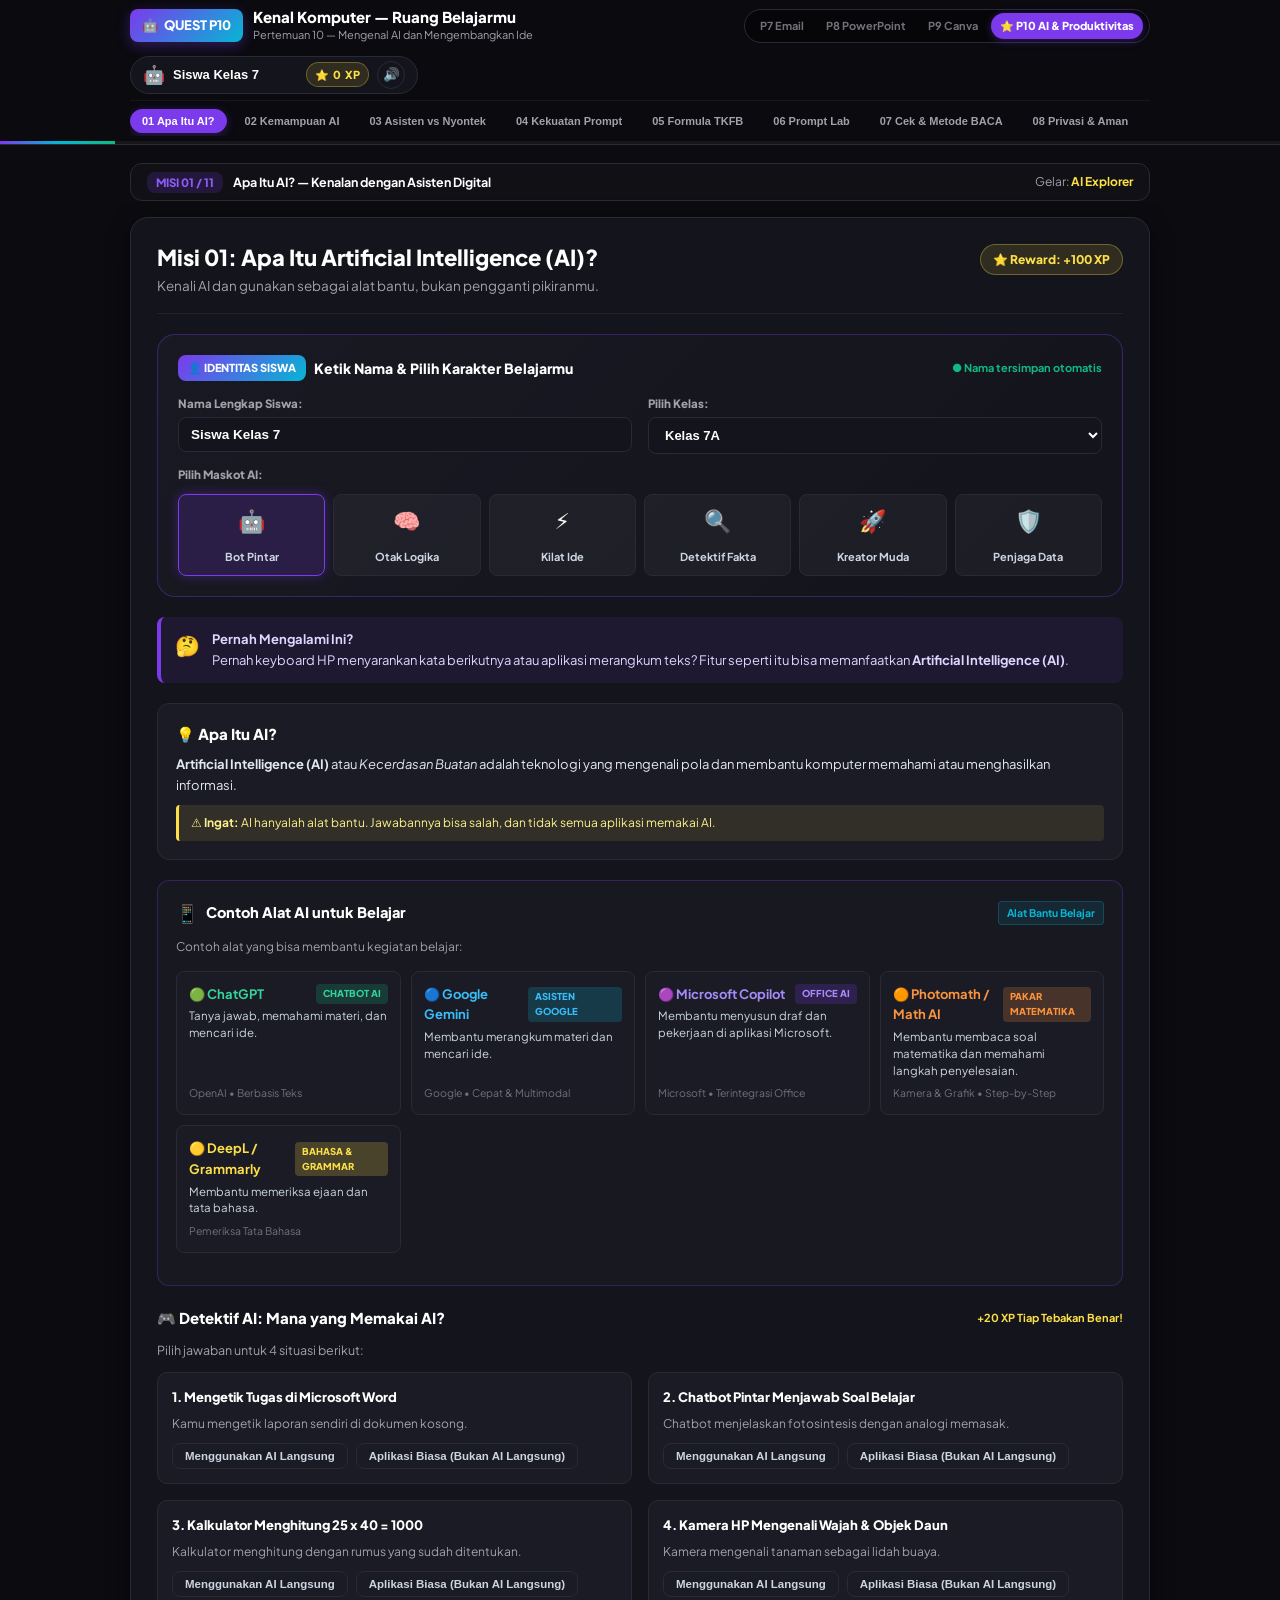
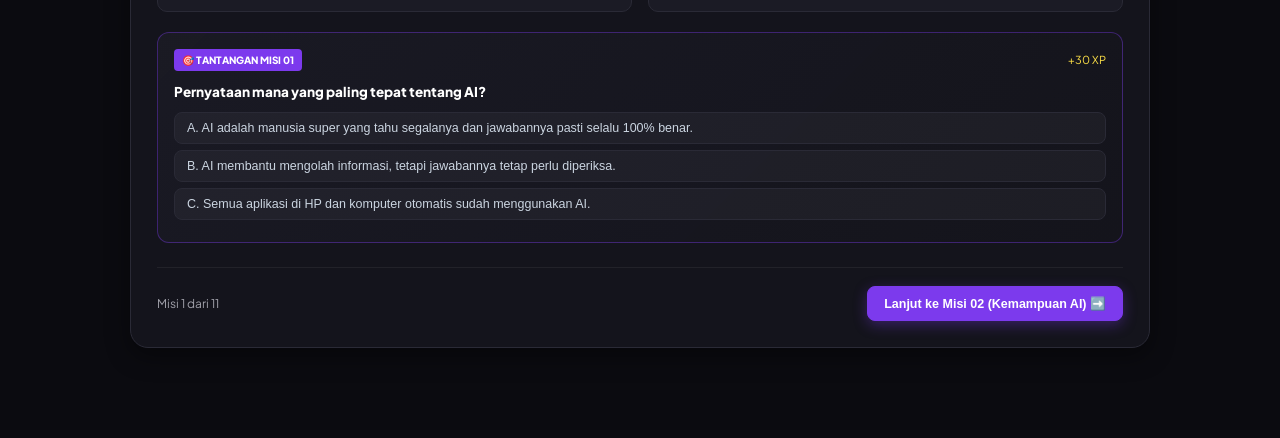
<file: pertemuan10/pertemuan10.html>
<!DOCTYPE html>
<html lang="id">
<head>
<meta charset="UTF-8">
<meta name="viewport" content="width=device-width, initial-scale=1.0">
<title>Kenal Komputer P10: AI & Digital Productivity — Mengenal AI & Mengembangkan Ide</title>
<meta name="description" content="Modul interaktif AI untuk siswa SMP kelas 7: prompt TKFB, metode BACA, privasi, etika, dan mini project.">
<link rel="preconnect" href="https://fonts.googleapis.com">
<link rel="preconnect" href="https://fonts.gstatic.com" crossorigin>
<link href="https://fonts.googleapis.com/css2?family=Plus+Jakarta+Sans:wght@400;500;600;700;800;900&display=swap" rel="stylesheet">
<style>
:root {
  --bg-body: #0B0B10;
  --bg-card: #14141C;
  --bg-card-hover: #191924;
  --bg-surface: #1B1B25;
  --bg-surface-2: #222230;
  --border: #2A2A36;
  --border-light: rgba(255, 255, 255, 0.08);
  --purple: #7C3AED;
  --purple-glow: rgba(124, 58, 237, 0.35);
  --violet: #8B5CF6;
  --cyan: #06B6D4;
  --yellow: #FDE047;
  --green: #10B981;
  --red: #EF4444;
  --text-main: #F5F5F5;
  --text-muted: #A1A1AA;
  --text-dim: #71717A;
  --radius-lg: 18px;
  --radius-md: 12px;
  --radius-sm: 8px;
  --font-sans: 'Plus Jakarta Sans', system-ui, -apple-system, sans-serif;
}

* { box-sizing: border-box; margin: 0; padding: 0; }
body {
  background-color: var(--bg-body);
  color: var(--text-main);
  font-family: var(--font-sans);
  line-height: 1.6;
  padding-bottom: 90px;
  overflow-x: hidden;
  min-height: 100vh;
}
.container { max-width: 1060px; margin: 0 auto; padding: 0 20px; }

/* Sticky Top Navigation Bar */
.top-nav {
  position: sticky; top: 0; z-index: 100;
  background: rgba(11, 11, 16, 0.96); backdrop-filter: blur(14px);
  border-bottom: 1px solid var(--border); padding: 8px 0;
}
.nav-wrap { display: flex; align-items: center; justify-content: space-between; gap: 12px; flex-wrap: wrap; }
.brand-group { display: flex; align-items: center; gap: 10px; }
.brand-badge {
  background: linear-gradient(135deg, #7C3AED, #06B6D4); color: #fff;
  font-weight: 900; font-size: 13px; padding: 6px 12px; border-radius: var(--radius-sm);
  display: flex; align-items: center; gap: 6px; box-shadow: 0 4px 14px var(--purple-glow);
}
.brand-text h1 { font-size: 15px; font-weight: 800; color: #fff; line-height: 1.2; }
.brand-text p { font-size: 11px; color: var(--text-muted); }

.meeting-nav-row {
  display: flex; align-items: center; gap: 4px; background: rgba(0, 0, 0, 0.4);
  padding: 3px 6px; border-radius: 999px; border: 1px solid var(--border);
}
.meeting-tab { font-size: 11px; font-weight: 700; color: var(--text-dim); padding: 4px 9px; border-radius: 999px; text-decoration: none; }
.meeting-tab.active { background: var(--purple); color: #fff; font-weight: 800; box-shadow: 0 2px 8px var(--purple-glow); }

.user-panel {
  display: flex; align-items: center; gap: 8px; background: var(--bg-card);
  border: 1px solid var(--border); padding: 4px 12px; border-radius: 999px;
}
.avatar-btn { font-size: 18px; background: transparent; border: none; cursor: pointer; line-height: 1; }
.name-input { background: transparent; border: none; color: #fff; font-weight: 700; font-size: 13px; outline: none; width: 125px; }
.xp-pill {
  display: inline-flex; align-items: center; gap: 4px; background: rgba(253, 224, 71, 0.12);
  color: var(--yellow); border: 1px solid rgba(253, 224, 71, 0.3); font-size: 11px; font-weight: 800;
  padding: 3px 8px; border-radius: 999px;
}
.sound-toggle-btn {
  background: transparent; border: 1px solid var(--border); color: var(--text-muted);
  width: 28px; height: 28px; border-radius: 50%; cursor: pointer; display: flex; align-items: center; justify-content: center;
}

/* Stepper Subnav */
.subnav-stages {
  display: flex; align-items: center; gap: 6px; overflow-x: auto;
  padding: 8px 0 2px; border-top: 1px solid rgba(255, 255, 255, 0.05); margin-top: 6px; scrollbar-width: none;
}
.subnav-stages::-webkit-scrollbar { display: none; }
.stage-step-btn {
  background: transparent; color: var(--text-muted); font-size: 11px; font-weight: 700;
  padding: 5px 11px; border-radius: 999px; border: 1px solid transparent; cursor: pointer;
  white-space: nowrap; transition: all 0.2s;
}
.stage-step-btn:hover { color: #fff; background: rgba(255, 255, 255, 0.05); }
.stage-step-btn.active {
  background: var(--purple); color: #fff; border-color: var(--purple);
  box-shadow: 0 2px 10px var(--purple-glow);
}
.stage-step-btn.done { border-color: rgba(16, 185, 129, 0.4); color: var(--green); }

.global-progress-wrap { width: 100%; background: rgba(255, 255, 255, 0.05); height: 3px; position: absolute; bottom: 0; left: 0; }
.global-progress-fill { height: 100%; width: 9%; background: linear-gradient(90deg, #7C3AED, #06B6D4, #10B981); transition: width 0.35s ease; }

.page-stepper-bar {
  display: flex; align-items: center; justify-content: space-between;
  background: rgba(255, 255, 255, 0.02); border: 1px solid var(--border);
  padding: 8px 16px; border-radius: var(--radius-md); margin-top: 18px; font-size: 12.5px;
}
.page-counter-badge {
  background: rgba(124, 58, 237, 0.18); color: var(--violet); font-weight: 900;
  padding: 3px 9px; border-radius: var(--radius-sm); font-size: 11.5px;
}

/* Page Container */
.mission-page { display: none; animation: pageFadeIn 0.3s ease; margin-top: 16px; }
.mission-page.active-page { display: block; }
@keyframes pageFadeIn { from { opacity: 0; transform: translateY(8px); } to { opacity: 1; transform: translateY(0); } }

/* Cards & Layout */
.card-mission {
  background: var(--bg-card); border: 1px solid var(--border); border-radius: var(--radius-lg);
  padding: 26px; position: relative; box-shadow: 0 8px 24px rgba(0, 0, 0, 0.4);
}
.mission-hero-header {
  border-bottom: 1px solid rgba(255, 255, 255, 0.06); padding-bottom: 16px; margin-bottom: 20px;
  display: flex; justify-content: space-between; align-items: flex-start; gap: 16px; flex-wrap: wrap;
}
.mission-title-group h2 { font-size: 22px; font-weight: 900; color: #fff; line-height: 1.25; }
.mission-title-group p { font-size: 13.5px; color: var(--text-muted); margin-top: 4px; }
.mission-xp-badge {
  background: rgba(253, 224, 71, 0.12); color: var(--yellow); border: 1px solid rgba(253, 224, 71, 0.3);
  font-size: 12px; font-weight: 800; padding: 5px 12px; border-radius: 999px;
}

.grid-3 { display: grid; grid-template-columns: repeat(auto-fit, minmax(280px, 1fr)); gap: 14px; }
.grid-2 { display: grid; grid-template-columns: repeat(auto-fit, minmax(320px, 1fr)); gap: 16px; }

.box-info { background: var(--bg-surface); border: 1px solid var(--border); border-radius: var(--radius-md); padding: 16px; transition: all 0.2s; }
.box-info.accent { border-color: var(--purple); box-shadow: 0 0 16px var(--purple-glow); }
.box-icon { font-size: 24px; margin-bottom: 6px; }
.box-title { font-size: 14.5px; font-weight: 800; color: #fff; margin-bottom: 5px; }
.box-desc { font-size: 13px; color: var(--text-muted); line-height: 1.55; }

.notice-box {
  display: flex; gap: 12px; background: rgba(124, 58, 237, 0.1); border-left: 4px solid var(--purple);
  border-radius: var(--radius-sm); padding: 12px 14px; margin: 14px 0; font-size: 13px; color: #DDD6FE;
}
.notice-icon { font-size: 20px; flex-shrink: 0; }

/* Student Identity & Character Card */
.identity-card {
  background: linear-gradient(135deg, rgba(27, 27, 37, 0.8), rgba(20, 20, 28, 0.95));
  border: 1.5px solid rgba(124, 58, 237, 0.35); border-radius: var(--radius-lg); padding: 20px; margin-bottom: 20px;
}
.identity-header { display: flex; justify-content: space-between; align-items: center; flex-wrap: wrap; gap: 8px; margin-bottom: 14px; }
.identity-tag { background: linear-gradient(135deg, var(--purple), var(--cyan)); color: #fff; font-size: 11px; font-weight: 900; padding: 4px 10px; border-radius: var(--radius-sm); }
.avatar-grid { display: grid; grid-template-columns: repeat(auto-fit, minmax(100px, 1fr)); gap: 8px; margin-top: 10px; }
.avatar-choice-card {
  background: rgba(255, 255, 255, 0.04); border: 1.5px solid var(--border); border-radius: var(--radius-sm);
  padding: 8px 6px; text-align: center; cursor: pointer; transition: all 0.2s;
}
.avatar-choice-card:hover { border-color: var(--violet); }
.avatar-choice-card.selected { border-color: var(--purple); background: rgba(124, 58, 237, 0.18); box-shadow: 0 0 12px var(--purple-glow); }
.avatar-choice-emoji { font-size: 22px; display: block; margin-bottom: 3px; }
.avatar-choice-name { font-size: 11px; font-weight: 700; color: #cbd5e1; }

/* Checkpoint Quiz */
.session-quiz {
  background: linear-gradient(135deg, rgba(27, 27, 37, 0.9), rgba(20, 20, 28, 0.95));
  border: 1.5px solid rgba(124, 58, 237, 0.4); border-radius: var(--radius-md);
  padding: 16px; margin: 18px 0;
}
.session-quiz-header { display: flex; justify-content: space-between; align-items: center; margin-bottom: 10px; }
.session-quiz-tag {
  background: var(--purple); color: #fff; font-size: 10px; font-weight: 900;
  padding: 3px 8px; border-radius: 4px; text-transform: uppercase;
}
.quiz-q-title { font-size: 13.5px; font-weight: 800; color: #fff; margin-bottom: 10px; }
.quiz-opt-btn {
  display: block; width: 100%; text-align: left; background: rgba(255, 255, 255, 0.04);
  border: 1px solid var(--border); border-radius: var(--radius-sm); padding: 8px 12px;
  color: #cbd5e1; font-size: 12.5px; margin-bottom: 6px; cursor: pointer; transition: all 0.2s;
}
.quiz-opt-btn:hover { background: rgba(255, 255, 255, 0.08); border-color: var(--violet); }
.quiz-opt-btn.correct { background: rgba(16, 185, 129, 0.2) !important; border-color: var(--green) !important; color: #34d399 !important; font-weight: 800; }
.quiz-opt-btn.wrong { background: rgba(239, 68, 68, 0.2) !important; border-color: var(--red) !important; color: #f87171 !important; }
.quiz-feedback-box { font-size: 12px; margin-top: 6px; padding: 7px 10px; border-radius: var(--radius-sm); display: none; line-height: 1.45; }

/* Buttons */
.btn {
  background: rgba(255, 255, 255, 0.08); border: 1px solid var(--border); color: #fff;
  padding: 9px 16px; border-radius: var(--radius-sm); font-size: 12.5px; font-weight: 800;
  cursor: pointer; display: inline-flex; align-items: center; gap: 6px; transition: all 0.2s; text-decoration: none;
}
.btn:hover { background: rgba(255, 255, 255, 0.14); border-color: var(--violet); }
.btn.primary { background: var(--purple); border-color: var(--purple); box-shadow: 0 4px 14px var(--purple-glow); }
.btn.primary:hover { background: #6D28D9; }
.btn.success { background: var(--green); border-color: var(--green); color: #022c22; font-weight: 900; }
.btn.secondary { background: var(--bg-surface); color: #cbd5e1; }

.page-bottom-nav {
  display: flex; justify-content: space-between; align-items: center; margin-top: 24px;
  padding-top: 18px; border-top: 1px solid rgba(255, 255, 255, 0.06); flex-wrap: wrap; gap: 12px;
}

/* Chat Simulator Visual */
.chat-window {
  background: var(--bg-body); border: 1px solid var(--border); border-radius: var(--radius-md);
  padding: 16px; margin: 16px 0; display: flex; flex-direction: column; gap: 12px;
}
.chat-bubble { max-width: 85%; padding: 12px 16px; border-radius: 12px; font-size: 13px; line-height: 1.55; }
.chat-user {
  align-self: flex-end; background: linear-gradient(135deg, #6D28D9, #7C3AED);
  color: #fff; border-bottom-right-radius: 2px;
}
.chat-ai {
  align-self: flex-start; background: var(--bg-surface); border: 1px solid var(--border);
  color: #E2E8F0; border-bottom-left-radius: 2px;
}
.chat-ai-header { display: flex; align-items: center; gap: 6px; font-size: 11px; font-weight: 800; color: var(--cyan); margin-bottom: 6px; }

/* Prompt Box */
.prompt-box {
  background: rgba(0, 0, 0, 0.35); border: 1px solid var(--border); border-radius: var(--radius-sm);
  padding: 12px 14px; font-family: monospace; font-size: 12.5px; color: #A5F3FC; position: relative; margin: 8px 0;
}
.copy-btn-slot {
  position: absolute; top: 8px; right: 8px; background: rgba(255,255,255,0.08);
  border: 1px solid var(--border); color: #fff; font-size: 10.5px; font-weight: 700;
  padding: 3px 8px; border-radius: 4px; cursor: pointer; transition: all 0.2s;
}
.copy-btn-slot:hover { background: var(--purple); }

/* Final Quiz Arena Styles */
.quiz-arena-wrap {
  background: linear-gradient(135deg, rgba(20, 20, 28, 0.95), rgba(11, 11, 16, 0.98));
  border: 1.5px solid rgba(124, 58, 237, 0.4);
  border-radius: var(--radius-lg);
  padding: 24px;
  box-shadow: 0 12px 36px rgba(0, 0, 0, 0.5), 0 0 24px var(--purple-glow);
  margin-top: 10px;
}
.quiz-arena-hud {
  display: flex; justify-content: space-between; align-items: center; flex-wrap: wrap;
  gap: 12px; padding-bottom: 16px; border-bottom: 1px solid rgba(255, 255, 255, 0.08); margin-bottom: 20px;
}
.quiz-hud-title { display: flex; align-items: center; gap: 10px; }
.quiz-hud-badge {
  background: linear-gradient(135deg, var(--purple), var(--cyan));
  color: #fff; font-weight: 900; font-size: 11px; padding: 4px 10px; border-radius: var(--radius-sm);
  letter-spacing: 0.5px; box-shadow: 0 2px 8px var(--purple-glow);
}
.quiz-stepper-dots { display: flex; gap: 6px; align-items: center; flex-wrap: wrap; }
.quiz-dot-item {
  width: 30px; height: 30px; border-radius: 50%; background: rgba(255, 255, 255, 0.05);
  border: 1.5px solid var(--border); color: var(--text-dim); font-size: 11px; font-weight: 800;
  display: flex; align-items: center; justify-content: center; cursor: pointer; transition: all 0.2s;
}
.quiz-dot-item.active { border-color: var(--purple); background: rgba(124, 58, 237, 0.25); color: #fff; box-shadow: 0 0 12px var(--purple-glow); }
.quiz-dot-item.solved { border-color: var(--green); background: rgba(16, 185, 129, 0.2); color: var(--green); }

.quiz-card-stage { display: none; animation: pageFadeIn 0.3s ease; }
.quiz-card-stage.active-stage { display: block; }
.quiz-option-card {
  background: rgba(255, 255, 255, 0.03); border: 1.5px solid var(--border); border-radius: var(--radius-md);
  padding: 13px 16px; display: flex; align-items: center; gap: 12px; cursor: pointer; transition: all 0.2s; text-align: left;
  margin-bottom: 10px;
}
.quiz-option-card:hover { background: rgba(255, 255, 255, 0.06); border-color: var(--violet); transform: translateX(3px); }
.quiz-opt-letter {
  width: 30px; height: 30px; border-radius: 8px; background: rgba(255, 255, 255, 0.08);
  border: 1px solid var(--border); color: #fff; font-weight: 900; font-size: 12px;
  display: flex; align-items: center; justify-content: center; flex-shrink: 0;
}
.quiz-opt-text { font-size: 13px; font-weight: 700; color: #e2e8f0; line-height: 1.45; }
.quiz-option-card.correct { background: rgba(16, 185, 129, 0.15) !important; border-color: var(--green) !important; }
.quiz-option-card.correct .quiz-opt-letter { background: var(--green); color: #022c22; border-color: var(--green); }
.quiz-option-card.correct .quiz-opt-text { color: #6ee7b7; }
.quiz-option-card.wrong { background: rgba(239, 68, 68, 0.15) !important; border-color: var(--red) !important; }
.quiz-option-card.wrong .quiz-opt-letter { background: var(--red); color: #fff; border-color: var(--red); }
.quiz-option-card.wrong .quiz-opt-text { color: #fca5a5; }

.quiz-explanation-banner {
  background: var(--bg-surface); border-radius: var(--radius-md); padding: 14px 16px;
  margin-top: 14px; font-size: 13px; line-height: 1.55; display: none; animation: pageFadeIn 0.25s ease;
}

/* Certificate — premium achievement design */
.cert-wrapper {
  --cert-gold: #F7D989;
  --cert-gold-soft: #C9A957;
  position: relative; isolation: isolate; overflow: hidden;
  display: flex; flex-direction: column; align-items: center; justify-content: space-between;
  gap: 18px; min-height: 590px; padding: 34px 34px 24px;
  text-align: center; color: #F8F7FF;
  background:
    radial-gradient(ellipse at 50% 0%, rgba(124,58,237,.28), transparent 48%),
    radial-gradient(ellipse at 0% 100%, rgba(6,182,212,.13), transparent 40%),
    linear-gradient(135deg, #11142B 0%, #17152F 48%, #0B1020 100%);
  border: 2px solid var(--cert-gold-soft); border-radius: 20px;
  box-shadow: inset 0 0 0 6px rgba(247,217,137,.07), 0 18px 44px rgba(0,0,0,.42);
  -webkit-print-color-adjust: exact; print-color-adjust: exact;
}
.cert-wrapper::before {
  content: ""; position: absolute; inset: 11px; z-index: -1; pointer-events: none;
  border: 1px solid rgba(247,217,137,.58); border-radius: 12px;
}
.cert-wrapper::after {
  content: "✦     ✧     ✦"; position: absolute; top: 46px; right: 28px;
  color: rgba(247,217,137,.35); font-size: 15px; letter-spacing: 5px; pointer-events: none;
}
.cert-bg-orb { position:absolute; z-index:-1; border:1px solid rgba(139,92,246,.18); border-radius:50%; pointer-events:none; }
.cert-bg-orb-one { width:260px; height:260px; left:-125px; top:24%; box-shadow:0 0 0 18px rgba(139,92,246,.025), 0 0 0 38px rgba(139,92,246,.02); }
.cert-bg-orb-two { width:210px; height:210px; right:-105px; bottom:10%; border-color:rgba(6,182,212,.18); box-shadow:0 0 0 18px rgba(6,182,212,.025), 0 0 0 38px rgba(6,182,212,.02); }
.cert-frame { position:absolute; inset:20px; border:1px solid rgba(255,255,255,.045); border-radius:8px; pointer-events:none; }
.cert-topline { display:flex; justify-content:center; align-items:center; gap:9px; color:#E5D5A4; font-size:10px; font-weight:900; letter-spacing:2.2px; text-transform:uppercase; }
.cert-brand-mark { display:inline-flex; align-items:center; justify-content:center; width:25px; height:25px; border:1px solid rgba(247,217,137,.65); border-radius:8px; color:var(--cert-gold); font-size:15px; }
.cert-top-divider { color:#8B5CF6; }
.cert-emblem { position:relative; display:flex; align-items:center; justify-content:center; width:64px; height:64px; margin:0 auto 2px; border-radius:50%; font-size:29px; background:linear-gradient(145deg,rgba(124,58,237,.34),rgba(6,182,212,.16)); border:1px solid rgba(247,217,137,.72); box-shadow:0 0 0 6px rgba(247,217,137,.06), 0 8px 26px rgba(0,0,0,.25); }
.cert-emblem::before { content:""; position:absolute; inset:-8px; border:1px dashed rgba(247,217,137,.35); border-radius:50%; }
.cert-emblem-star { position:absolute; right:-5px; bottom:-2px; font-size:17px; color:var(--cert-gold); text-shadow:0 2px 8px #000; }
.cert-heading-group { width:100%; }
.cert-eyebrow { color:#B9A7FF; font-size:10px; font-weight:900; letter-spacing:3px; text-transform:uppercase; margin-bottom:5px; }
.cert-main-title { color:#FFF8E7; font-family:Georgia,'Times New Roman',serif; font-size:clamp(34px,5vw,50px); line-height:1.04; letter-spacing:4px; font-weight:700; text-shadow:0 3px 20px rgba(247,217,137,.13); }
.cert-program-title { margin-top:9px; color:var(--cert-gold); font-size:13px; font-weight:900; letter-spacing:2px; line-height:1.5; }
.cert-program-title span { color:#E6E5F1; font-weight:700; }
.cert-divider { display:flex; justify-content:center; align-items:center; gap:12px; margin:17px auto 13px; color:var(--cert-gold); font-size:14px; }
.cert-divider::before,.cert-divider::after { content:""; width:92px; height:1px; background:linear-gradient(90deg,transparent,rgba(247,217,137,.8)); }
.cert-divider::after { transform:rotate(180deg); }
.cert-recipient-label { color:#B9BED2; font-size:12px; letter-spacing:.4px; }
.cert-name-text { display:inline-block; max-width:100%; overflow-wrap:anywhere; color:#FFF8DE; font-family:Georgia,'Times New Roman',serif; font-size:clamp(25px,3.5vw,36px); font-weight:700; line-height:1.2; padding:5px 22px 9px; margin:4px 0 9px; border-bottom:1px solid rgba(247,217,137,.8); text-shadow:0 2px 18px rgba(247,217,137,.1); }
.cert-p { max-width:650px; margin:0 auto; color:#CDD1E2; font-size:12px; line-height:1.75; }
.cert-p strong { color:#FFF1C5; }
.cert-stamps { display:flex; justify-content:center; gap:9px; flex-wrap:wrap; width:100%; }
.cert-stamp-badge { display:inline-flex; align-items:center; gap:6px; padding:7px 11px; border:1px solid rgba(174,151,255,.46); border-radius:999px; color:#E1D8FF; background:rgba(124,58,237,.12); font-size:9px; font-weight:900; letter-spacing:.55px; }
.cert-stamp-badge:nth-child(2) { color:#D6F6FF; border-color:rgba(6,182,212,.4); background:rgba(6,182,212,.08); }
.cert-stamp-badge:nth-child(3) { color:#D7FBEA; border-color:rgba(16,185,129,.4); background:rgba(16,185,129,.08); }
.cert-stamp-badge:nth-child(4) { color:#FFE9B0; border-color:rgba(247,217,137,.42); background:rgba(247,217,137,.07); }
.cert-footer { display:grid; grid-template-columns:1fr auto 1fr; align-items:end; gap:24px; width:100%; max-width:700px; margin-top:2px; }
.cert-date-block,.cert-signature { display:flex; flex-direction:column; align-items:center; gap:4px; color:#B8BED2; font-size:10px; }
.cert-date-block { align-items:flex-start; text-align:left; }
.cert-date-block span,.cert-signature span { color:#939AB4; font-size:8px; font-weight:800; letter-spacing:1.2px; }
.cert-date-block strong,.cert-signature strong { color:#F2E8C7; font-size:11px; }
.cert-seal { display:flex; flex-direction:column; align-items:center; justify-content:center; width:72px; height:72px; border-radius:50%; border:2px solid var(--cert-gold); outline:1px dashed rgba(247,217,137,.65); outline-offset:4px; background:rgba(247,217,137,.07); color:var(--cert-gold); line-height:1.2; transform:rotate(-8deg); }
.cert-seal span { font-size:17px; margin-bottom:2px; }
.cert-seal strong { font-size:8px; letter-spacing:1px; }
.cert-signature { justify-self:end; min-width:145px; }
.cert-signature-line { width:100%; max-width:155px; margin-bottom:4px; border-top:1px solid rgba(247,217,137,.6); }
.cert-bottom-motto { color:rgba(222,221,239,.6); font-size:8px; font-weight:800; letter-spacing:2px; }

/* Checklist Item */
.check-item {
  display: flex; align-items: flex-start; gap: 12px; padding: 12px; background: var(--bg-surface);
  border: 1px solid var(--border); border-radius: var(--radius-sm); cursor: pointer; transition: all 0.2s;
  margin-bottom: 8px; user-select: none;
}
.check-item:hover { border-color: var(--violet); }
.check-item.done { border-color: var(--green); background: rgba(16, 185, 129, 0.08); }
.check-box-icon {
  width: 22px; height: 22px; border-radius: 6px; border: 2px solid var(--border);
  display: flex; align-items: center; justify-content: center; font-weight: 900; font-size: 12px; flex-shrink: 0;
}
.check-item.done .check-box-icon { background: var(--green); border-color: var(--green); color: #022c22; }

/* Toast */
.toast-notice {
  position: fixed; bottom: 24px; right: 24px; background: var(--purple); color: #fff;
  padding: 10px 18px; border-radius: 8px; font-size: 12.5px; font-weight: 800;
  box-shadow: 0 4px 20px var(--purple-glow); z-index: 999; display: none; animation: pageFadeIn 0.2s ease;
}

/* Print: certificate fitted to one A4 landscape page */
@page { size: A4 landscape; margin: 0; }
@media print {
  html, body { width: 297mm; height: 210mm; margin: 0 !important; padding: 0 !important; background: #0B1020 !important; }
  body * { visibility: hidden !important; }
  #certArea, #certArea * { visibility: visible !important; }
  #certArea {
    position: absolute; left: 0; top: 0; width: 297mm; height: 210mm; min-height: 0;
    margin: 0; padding: 13mm 18mm 8mm; gap: 8px; border-radius: 0;
    border: 2px solid #C9A957; box-shadow: inset 0 0 0 6px rgba(247,217,137,.07);
    page-break-inside: avoid; overflow: hidden; background-color: #0B1020 !important;
    -webkit-print-color-adjust: exact !important; print-color-adjust: exact !important;
  }
  #certArea::before { inset: 5mm; border-radius: 0; }
  #certArea::after { top: 9mm; right: 10mm; }
  .cert-bg-orb-one { left:-30mm; top:55mm; }
  .cert-bg-orb-two { right:-25mm; bottom:10mm; }
  .cert-frame { inset:8mm; }
  .cert-topline { font-size:8pt; }
  .cert-brand-mark { width:7mm; height:7mm; }
  .cert-emblem { width:15mm; height:15mm; font-size:19pt; margin:0 auto; }
  .cert-emblem::before { inset:-2mm; }
  .cert-eyebrow { font-size:7pt; margin-bottom:1mm; }
  .cert-main-title { font-size:29pt; letter-spacing:3pt; }
  .cert-program-title { font-size:9pt; margin-top:1mm; }
  .cert-divider { margin:2mm auto 1mm; }
  .cert-divider::before,.cert-divider::after { width:25mm; }
  .cert-recipient-label { font-size:9pt; }
  .cert-name-text { font-size:24pt; margin:0 0 1mm; padding:1mm 8mm 2mm; }
  .cert-p { font-size:8.5pt; line-height:1.5; max-width:180mm; }
  .cert-stamps { gap:2mm; }
  .cert-stamp-badge { font-size:6.5pt; padding:1.5mm 3mm; }
  .cert-footer { max-width:180mm; gap:9mm; margin-top:0; }
  .cert-date-block,.cert-signature { font-size:7pt; }
  .cert-date-block span,.cert-signature span { font-size:5.5pt; }
  .cert-date-block strong,.cert-signature strong { font-size:7.5pt; }
  .cert-seal { width:17mm; height:17mm; outline-offset:1mm; }
  .cert-seal span { font-size:12pt; }
  .cert-seal strong { font-size:5.5pt; }
  .cert-signature { min-width:35mm; }
  .cert-bottom-motto { font-size:5.5pt; }
  #certSectionAnchor > div:last-child, .top-nav, .page-stepper-bar, .page-bottom-nav, .toast-notice { display:none !important; }
}
@media (max-width: 600px) {
  .cert-wrapper { padding:28px 18px 22px; gap:16px; min-height:600px; }
  .cert-topline { letter-spacing:1px; font-size:8px; }
  .cert-wrapper::after { right:20px; top:38px; font-size:10px; }
  .cert-footer { grid-template-columns:1fr auto; gap:16px; }
  .cert-seal { grid-column:2; grid-row:1; width:60px; height:60px; }
  .cert-date-block { grid-column:1; grid-row:1; justify-content:end; }
  .cert-signature { grid-column:1 / -1; justify-self:center; min-width:150px; }
  .cert-bottom-motto { line-height:1.7; letter-spacing:1px; }
}
/* AI Tools & Study Cases */
.ai-tool-grid { display: grid; grid-template-columns: repeat(auto-fit, minmax(180px, 1fr)); gap: 10px; margin: 14px 0; }
.ai-tool-card {
  background: var(--bg-surface); border: 1px solid var(--border); border-radius: var(--radius-sm);
  padding: 12px; transition: all 0.2s; display: flex; flex-direction: column; justify-content: space-between;
}
.ai-tool-card:hover { border-color: var(--violet); transform: translateY(-2px); box-shadow: 0 4px 14px rgba(0,0,0,0.4); }
.ai-tool-badge {
  font-size: 9.5px; font-weight: 800; padding: 2px 7px; border-radius: 4px; text-transform: uppercase;
}
.case-tab-bar {
  display: flex; gap: 8px; border-bottom: 1px solid var(--border);
  padding-bottom: 12px; margin-bottom: 16px; flex-wrap: wrap;
}
.case-tab-btn {
  background: rgba(255, 255, 255, 0.04); border: 1px solid var(--border);
  color: var(--text-muted); font-size: 12.5px; font-weight: 800;
  padding: 8px 16px; border-radius: 999px; cursor: pointer; transition: all 0.2s;
  display: flex; align-items: center; gap: 6px;
}
.case-tab-btn:hover { color: #fff; background: rgba(255, 255, 255, 0.08); border-color: var(--violet); }
.case-tab-btn.active {
  background: var(--purple); border-color: var(--purple); color: #fff;
  box-shadow: 0 2px 10px var(--purple-glow);
}
.case-study-pane { display: none; animation: pageFadeIn 0.3s ease; }
.case-study-pane.active-pane { display: block; }

@media (max-width: 768px) {
  .grid-2 { grid-template-columns: 1fr; }
  .card-mission { padding: 16px; }
}
</style>
</head>
<body>

<!-- Floating Header -->
<header class="top-nav">
  <div class="container">
    <div class="nav-wrap">
      <div class="brand-group">
        <div class="brand-badge"><span>🤖</span> QUEST P10</div>
        <div class="brand-text">
          <h1>Kenal Komputer — Ruang Belajarmu</h1>
          <p>Pertemuan 10 — Mengenal AI dan Mengembangkan Ide</p>
        </div>
      </div>

      <nav class="meeting-nav-row" aria-label="Pilihan Pertemuan">
        <span class="meeting-tab">P7 Email</span>
        <span class="meeting-tab">P8 PowerPoint</span>
        <span class="meeting-tab">P9 Canva</span>
        <span class="meeting-tab active">⭐ P10 AI & Produktivitas</span>
      </nav>

      <div class="user-panel">
        <button class="avatar-btn" id="avatarDisplayBtn" title="Ganti Avatar" onclick="cycleAvatar()">🤖</button>
        <input type="text" class="name-input" id="studentNameInput" placeholder="Ketik Nama Siswa..." value="Siswa Kelas 7" oninput="handleNameChange(this.value)">
        <div class="xp-pill"><span>⭐</span> <span id="xpDisplay">0</span> XP</div>
        <button class="sound-toggle-btn" id="soundToggleBtn" onclick="toggleSound()" title="Aktif/Nonaktifkan Suara">🔊</button>
      </div>
    </div>

    <!-- Stepper Navigation (11 Misi) -->
    <nav class="subnav-stages" id="subnavStages" aria-label="Navigasi Halaman Misi">
      <button class="stage-step-btn active" id="navBtn1" onclick="switchPage(1)">01 Apa Itu AI?</button>
      <button class="stage-step-btn" id="navBtn2" onclick="switchPage(2)">02 Kemampuan AI</button>
      <button class="stage-step-btn" id="navBtn3" onclick="switchPage(3)">03 Asisten vs Nyontek</button>
      <button class="stage-step-btn" id="navBtn4" onclick="switchPage(4)">04 Kekuatan Prompt</button>
      <button class="stage-step-btn" id="navBtn5" onclick="switchPage(5)">05 Formula TKFB</button>
      <button class="stage-step-btn" id="navBtn6" onclick="switchPage(6)">06 Prompt Lab</button>
      <button class="stage-step-btn" id="navBtn7" onclick="switchPage(7)">07 Cek & Metode BACA</button>
      <button class="stage-step-btn" id="navBtn8" onclick="switchPage(8)">08 Privasi & Aman</button>
      <button class="stage-step-btn" id="navBtn9" onclick="switchPage(9)">09 Etika di Sekolah</button>
      <button class="stage-step-btn" id="navBtn10" onclick="switchPage(10)">10 Mini Project P11</button>
      <button class="stage-step-btn" id="navBtn11" onclick="switchPage(11)">11 Final Challenge & Cert 🏆</button>
    </nav>
  </div>
  <div class="global-progress-wrap"><div class="global-progress-fill" id="globalProgressFill"></div></div>
</header>

<main class="container">

  <!-- Stepper Banner -->
  <div class="page-stepper-bar">
    <div>
      <span class="page-counter-badge" id="stepperBadge">MISI 01 / 11</span>
      <strong style="color:#fff; margin-left:8px;" id="stepperTitle">Apa Itu AI? — Kenalan dengan Asisten Digital</strong>
    </div>
    <div style="color:var(--text-muted); font-size:12px;">
      Gelar: <strong style="color:var(--yellow);" id="rankTitle">AI Explorer</strong>
    </div>
  </div>

  <!-- ════════════ MISI 01: APA ITU AI? ════════════ -->
  <div class="mission-page active-page" id="page1">
    <div class="card-mission">
      <div class="mission-hero-header">
        <div class="mission-title-group">
          <h2>Misi 01: Apa Itu Artificial Intelligence (AI)?</h2>
          <p>Kenali AI dan gunakan sebagai alat bantu, bukan pengganti pikiranmu.</p>
        </div>
        <div class="mission-xp-badge">⭐ Reward: +100 XP</div>
      </div>

      <!-- Identity Card -->
      <div class="identity-card">
        <div class="identity-header">
          <div style="display:flex; align-items:center; gap:8px;">
            <span class="identity-tag">👤 IDENTITAS SISWA</span>
            <h3 style="font-size:14px; font-weight:800; color:#fff;">Ketik Nama & Pilih Karakter Belajarmu</h3>
          </div>
          <span style="font-size:11px; color:var(--green); font-weight:700;">● Nama tersimpan otomatis</span>
        </div>
        <div class="grid-2">
          <div>
            <label style="font-size:11.5px; font-weight:800; color:var(--text-muted); display:block; margin-bottom:4px;">Nama Lengkap Siswa:</label>
            <input type="text" id="m1NameInput" value="Siswa Kelas 7" oninput="syncStudentNameFromM1(this.value)" style="width:100%; background:var(--bg-card); border:1px solid var(--border); border-radius:var(--radius-sm); color:#fff; padding:9px 12px; font-size:13.5px; font-weight:700; outline:none;">
          </div>
          <div>
            <label style="font-size:11.5px; font-weight:800; color:var(--text-muted); display:block; margin-bottom:4px;">Pilih Kelas:</label>
            <select id="m1ClassSelect" onchange="syncClassFromM1(this.value)" style="width:100%; background:var(--bg-card); border:1px solid var(--border); border-radius:var(--radius-sm); color:#fff; padding:9px 12px; font-size:13px; font-weight:700; outline:none;">
              <option value="7A">Kelas 7A</option>
              <option value="7B">Kelas 7B</option>
              <option value="7C">Kelas 7C</option>
              <option value="7D">Kelas 7D</option>
              <option value="7E">Kelas 7E</option>
            </select>
          </div>
        </div>
        <div style="margin-top:12px;">
          <label style="font-size:11.5px; font-weight:800; color:var(--text-muted); display:block; margin-bottom:5px;">Pilih Maskot AI:</label>
          <div class="avatar-grid">
            <div class="avatar-choice-card selected" onclick="pickAvatarIndex(0, this)"><span class="avatar-choice-emoji">🤖</span><span class="avatar-choice-name">Bot Pintar</span></div>
            <div class="avatar-choice-card" onclick="pickAvatarIndex(1, this)"><span class="avatar-choice-emoji">🧠</span><span class="avatar-choice-name">Otak Logika</span></div>
            <div class="avatar-choice-card" onclick="pickAvatarIndex(2, this)"><span class="avatar-choice-emoji">⚡</span><span class="avatar-choice-name">Kilat Ide</span></div>
            <div class="avatar-choice-card" onclick="pickAvatarIndex(3, this)"><span class="avatar-choice-emoji">🔍</span><span class="avatar-choice-name">Detektif Fakta</span></div>
            <div class="avatar-choice-card" onclick="pickAvatarIndex(4, this)"><span class="avatar-choice-emoji">🚀</span><span class="avatar-choice-name">Kreator Muda</span></div>
            <div class="avatar-choice-card" onclick="pickAvatarIndex(5, this)"><span class="avatar-choice-emoji">🛡️</span><span class="avatar-choice-name">Penjaga Data</span></div>
          </div>
        </div>
      </div>

      <div class="notice-box">
        <span class="notice-icon">🤔</span>
        <div>
          <strong>Pernah Mengalami Ini?</strong>
          <p>Pernah keyboard HP menyarankan kata berikutnya atau aplikasi merangkum teks? Fitur seperti itu bisa memanfaatkan <strong>Artificial Intelligence (AI)</strong>.</p>
        </div>
      </div>

      <!-- Definisi Sederhana AI -->
      <div style="margin:20px 0; background:var(--bg-surface); border:1px solid var(--border); border-radius:var(--radius-md); padding:18px;">
        <h3 style="font-size:15px; font-weight:800; color:#fff; margin-bottom:8px;">💡 Apa Itu AI?</h3>
        <p style="font-size:13px; color:#E2E8F0; line-height:1.6;">
          <strong>Artificial Intelligence (AI)</strong> atau <em>Kecerdasan Buatan</em> adalah teknologi yang mengenali pola dan membantu komputer memahami atau menghasilkan informasi.
        </p>
        <div style="background:rgba(253, 224, 71, 0.1); border-left:3px solid var(--yellow); padding:8px 12px; border-radius:4px; font-size:12px; color:#FEF08A; margin-top:10px;">
          ⚠️ <strong>Ingat:</strong> AI hanyalah alat bantu. Jawabannya bisa salah, dan tidak semua aplikasi memakai AI.
        </div>
      </div>

      <!-- 📱 5 Contoh AI yang Biasa Digunakan Siswa SMP -->
      <div style="margin:20px 0; background:rgba(27, 27, 37, 0.6); border:1px solid rgba(124, 58, 237, 0.3); border-radius:var(--radius-md); padding:18px;">
        <div style="display:flex; justify-content:space-between; align-items:center; margin-bottom:10px; flex-wrap:wrap; gap:8px;">
          <div style="display:flex; align-items:center; gap:8px;">
            <span style="font-size:18px;">📱</span>
            <h3 style="font-size:14.5px; font-weight:800; color:#fff;">Contoh Alat AI untuk Belajar</h3>
          </div>
          <span style="font-size:10.5px; color:var(--cyan); font-weight:700; background:rgba(6, 182, 212, 0.1); border:1px solid rgba(6, 182, 212, 0.25); padding:3px 8px; border-radius:4px;">Alat Bantu Belajar</span>
        </div>
        <p style="font-size:12px; color:var(--text-muted); margin-bottom:12px;">Contoh alat yang bisa membantu kegiatan belajar:</p>

        <div class="ai-tool-grid">
          <div class="ai-tool-card">
            <div>
              <div style="display:flex; justify-content:space-between; align-items:center; margin-bottom:4px;">
                <strong style="font-size:13px; color:#34D399;">🟢 ChatGPT</strong>
                <span class="ai-tool-badge" style="background:rgba(16,185,129,0.2); color:#34D399;">Chatbot AI</span>
              </div>
              <p style="font-size:11.5px; color:#CBD5E1; line-height:1.45;">Tanya jawab, memahami materi, dan mencari ide.</p>
            </div>
            <div style="font-size:10.5px; color:var(--text-dim); margin-top:6px;">OpenAI • Berbasis Teks</div>
          </div>

          <div class="ai-tool-card">
            <div>
              <div style="display:flex; justify-content:space-between; align-items:center; margin-bottom:4px;">
                <strong style="font-size:13px; color:#38BDF8;">🔵 Google Gemini</strong>
                <span class="ai-tool-badge" style="background:rgba(6,182,212,0.2); color:#38BDF8;">Asisten Google</span>
              </div>
              <p style="font-size:11.5px; color:#CBD5E1; line-height:1.45;">Membantu merangkum materi dan mencari ide.</p>
            </div>
            <div style="font-size:10.5px; color:var(--text-dim); margin-top:6px;">Google • Cepat & Multimodal</div>
          </div>

          <div class="ai-tool-card">
            <div>
              <div style="display:flex; justify-content:space-between; align-items:center; margin-bottom:4px;">
                <strong style="font-size:13px; color:#A78BFA;">🟣 Microsoft Copilot</strong>
                <span class="ai-tool-badge" style="background:rgba(124,58,237,0.2); color:#A78BFA;">Office AI</span>
              </div>
              <p style="font-size:11.5px; color:#CBD5E1; line-height:1.45;">Membantu menyusun draf dan pekerjaan di aplikasi Microsoft.</p>
            </div>
            <div style="font-size:10.5px; color:var(--text-dim); margin-top:6px;">Microsoft • Terintegrasi Office</div>
          </div>

          <div class="ai-tool-card">
            <div>
              <div style="display:flex; justify-content:space-between; align-items:center; margin-bottom:4px;">
                <strong style="font-size:13px; color:#FB923C;">🟠 Photomath / Math AI</strong>
                <span class="ai-tool-badge" style="background:rgba(251,146,60,0.2); color:#FB923C;">Pakar Matematika</span>
              </div>
              <p style="font-size:11.5px; color:#CBD5E1; line-height:1.45;">Membantu membaca soal matematika dan memahami langkah penyelesaian.</p>
            </div>
            <div style="font-size:10.5px; color:var(--text-dim); margin-top:6px;">Kamera & Grafik • Step-by-Step</div>
          </div>

          <div class="ai-tool-card">
            <div>
              <div style="display:flex; justify-content:space-between; align-items:center; margin-bottom:4px;">
                <strong style="font-size:13px; color:#FDE047;">🟡 DeepL / Grammarly</strong>
                <span class="ai-tool-badge" style="background:rgba(253,224,71,0.2); color:#FDE047;">Bahasa & Grammar</span>
              </div>
              <p style="font-size:11.5px; color:#CBD5E1; line-height:1.45;">Membantu memeriksa ejaan dan tata bahasa.</p>
            </div>
            <div style="font-size:10.5px; color:var(--text-dim); margin-top:6px;">Pemeriksa Tata Bahasa</div>
          </div>
        </div>
      </div>

      <!-- Interaktif: AI atau Bukan AI? -->
      <div style="margin:20px 0;">
        <div style="display:flex; justify-content:space-between; align-items:center; margin-bottom:10px; flex-wrap:wrap; gap:8px;">
          <h3 style="font-size:15px; font-weight:800; color:#fff;">🎮 Detektif AI: Mana yang Memakai AI?</h3>
          <span style="font-size:11px; color:var(--yellow); font-weight:700;">+20 XP Tiap Tebakan Benar!</span>
        </div>
        <p style="font-size:12.5px; color:var(--text-muted); margin-bottom:12px;">Pilih jawaban untuk 4 situasi berikut:</p>

        <div class="grid-2">
          <!-- Kasus 1 -->
          <div style="background:var(--bg-surface); border:1px solid var(--border); border-radius:10px; padding:14px;">
            <div style="font-size:13px; font-weight:800; color:#fff; margin-bottom:6px;">1. Mengetik Tugas di Microsoft Word</div>
            <p style="font-size:12px; color:var(--text-muted); margin-bottom:10px;">Kamu mengetik laporan sendiri di dokumen kosong.</p>
            <div style="display:flex; gap:8px;">
              <button class="btn secondary" style="font-size:11.5px; padding:6px 12px;" onclick="checkAiDetect(1, false, this)">Menggunakan AI Langsung</button>
              <button class="btn secondary" style="font-size:11.5px; padding:6px 12px;" onclick="checkAiDetect(1, true, this)">Aplikasi Biasa (Bukan AI Langsung)</button>
            </div>
            <div id="aiDet1_fb" style="font-size:11.5px; margin-top:8px; display:none;"></div>
          </div>

          <!-- Kasus 2 -->
          <div style="background:var(--bg-surface); border:1px solid var(--border); border-radius:10px; padding:14px;">
            <div style="font-size:13px; font-weight:800; color:#fff; margin-bottom:6px;">2. Chatbot Pintar Menjawab Soal Belajar</div>
            <p style="font-size:12px; color:var(--text-muted); margin-bottom:10px;">Chatbot menjelaskan fotosintesis dengan analogi memasak.</p>
            <div style="display:flex; gap:8px;">
              <button class="btn secondary" style="font-size:11.5px; padding:6px 12px;" onclick="checkAiDetect(2, true, this)">Menggunakan AI Langsung</button>
              <button class="btn secondary" style="font-size:11.5px; padding:6px 12px;" onclick="checkAiDetect(2, false, this)">Aplikasi Biasa (Bukan AI Langsung)</button>
            </div>
            <div id="aiDet2_fb" style="font-size:11.5px; margin-top:8px; display:none;"></div>
          </div>

          <!-- Kasus 3 -->
          <div style="background:var(--bg-surface); border:1px solid var(--border); border-radius:10px; padding:14px;">
            <div style="font-size:13px; font-weight:800; color:#fff; margin-bottom:6px;">3. Kalkulator Menghitung 25 x 40 = 1000</div>
            <p style="font-size:12px; color:var(--text-muted); margin-bottom:10px;">Kalkulator menghitung dengan rumus yang sudah ditentukan.</p>
            <div style="display:flex; gap:8px;">
              <button class="btn secondary" style="font-size:11.5px; padding:6px 12px;" onclick="checkAiDetect(3, false, this)">Menggunakan AI Langsung</button>
              <button class="btn secondary" style="font-size:11.5px; padding:6px 12px;" onclick="checkAiDetect(3, true, this)">Aplikasi Biasa (Bukan AI Langsung)</button>
            </div>
            <div id="aiDet3_fb" style="font-size:11.5px; margin-top:8px; display:none;"></div>
          </div>

          <!-- Kasus 4 -->
          <div style="background:var(--bg-surface); border:1px solid var(--border); border-radius:10px; padding:14px;">
            <div style="font-size:13px; font-weight:800; color:#fff; margin-bottom:6px;">4. Kamera HP Mengenali Wajah & Objek Daun</div>
            <p style="font-size:12px; color:var(--text-muted); margin-bottom:10px;">Kamera mengenali tanaman sebagai lidah buaya.</p>
            <div style="display:flex; gap:8px;">
              <button class="btn secondary" style="font-size:11.5px; padding:6px 12px;" onclick="checkAiDetect(4, true, this)">Menggunakan AI Langsung</button>
              <button class="btn secondary" style="font-size:11.5px; padding:6px 12px;" onclick="checkAiDetect(4, false, this)">Aplikasi Biasa (Bukan AI Langsung)</button>
            </div>
            <div id="aiDet4_fb" style="font-size:11.5px; margin-top:8px; display:none;"></div>
          </div>
        </div>
      </div>

      <!-- Kuis Checkpoint Misi 01 -->
      <div class="session-quiz">
        <div class="session-quiz-header">
          <span class="session-quiz-tag">🎯 Tantangan Misi 01</span>
          <span style="font-size:11px; color:var(--yellow);">+30 XP</span>
        </div>
        <div class="quiz-q-title">Pernyataan mana yang paling tepat tentang AI?</div>
        <button class="quiz-opt-btn" onclick="checkSessionQuiz('sq1', this, false)">A. AI adalah manusia super yang tahu segalanya dan jawabannya pasti selalu 100% benar.</button>
        <button class="quiz-opt-btn" onclick="checkSessionQuiz('sq1', this, true)">B. AI membantu mengolah informasi, tetapi jawabannya tetap perlu diperiksa.</button>
        <button class="quiz-opt-btn" onclick="checkSessionQuiz('sq1', this, false)">C. Semua aplikasi di HP dan komputer otomatis sudah menggunakan AI.</button>
        <div class="quiz-feedback-box" id="sq1_fb"></div>
      </div>

      <div class="page-bottom-nav">
        <span style="font-size:12px; color:var(--text-muted);">Misi 1 dari 11</span>
        <button class="btn primary" onclick="switchPage(2)">Lanjut ke Misi 02 (Kemampuan AI) ➡️</button>
      </div>
    </div>
  </div>

  <!-- ════════════ MISI 02: KEMAMPUAN & KETERBATASAN AI ════════════ -->
  <div class="mission-page" id="page2">
    <div class="card-mission">
      <div class="mission-hero-header">
        <div class="mission-title-group">
          <h2>Misi 02: Apa yang Bisa & Belum Bisa Dilakukan AI?</h2>
          <p>Cari tahu kegunaan AI dan hal yang perlu kita waspadai.</p>
        </div>
        <div class="mission-xp-badge">⭐ Reward: +100 XP</div>
      </div>

      <div class="notice-box">
        <span class="notice-icon">✨</span>
        <div>
          <strong>Peta Kekuatan AI untuk Pelajar</strong>
          <p>AI bisa membantu menjelaskan materi, mencari ide, membuat kerangka, dan merapikan kalimat. Klik kartu untuk melihat contoh!</p>
        </div>
      </div>

      <!-- 4 Kartu Kemampuan AI (Bisa Diklik) -->
      <div class="grid-2" style="margin:16px 0;">
        <div class="box-info accent" onclick="inspectAiCapability('explain')" style="cursor:pointer;">
          <div class="box-icon">📖</div>
          <div class="box-title">1. Memahami Materi</div>
          <div class="box-desc">Minta penjelasan sederhana dengan contoh sehari-hari.</div>
        </div>
        <div class="box-info" onclick="inspectAiCapability('brainstorm')" style="cursor:pointer;">
          <div class="box-icon">💡</div>
          <div class="box-title">2. Mencari Ide</div>
          <div class="box-desc">Cari ide untuk presentasi, mading, atau drama kelas.</div>
        </div>
        <div class="box-info" onclick="inspectAiCapability('outline')" style="cursor:pointer;">
          <div class="box-icon">📑</div>
          <div class="box-title">3. Menyusun Kerangka</div>
          <div class="box-desc">Susun Pendahuluan, Pembahasan, dan Kesimpulan.</div>
        </div>
        <div class="box-info" onclick="inspectAiCapability('proofread')" style="cursor:pointer;">
          <div class="box-icon">✏️</div>
          <div class="box-title">4. Merapikan Kalimat</div>
          <div class="box-desc">Buat kalimat lebih jelas tanpa mengubah maknanya.</div>
        </div>
      </div>

      <!-- Panel Detail Kemampuan yang Diklik -->
      <div id="aiCapDetailBox" style="background:var(--bg-surface); border:1px solid var(--purple); border-radius:var(--radius-sm); padding:14px 16px; font-size:13px; color:#DDD6FE; margin-bottom:20px;">
        👉 Klik kartu untuk melihat contoh prompt.
      </div>

      <!-- Apa yang BELUM Bisa Dilakukan AI -->
      <div style="background:rgba(239, 68, 68, 0.08); border:1.5px solid rgba(239, 68, 68, 0.3); border-radius:var(--radius-md); padding:16px;">
        <div style="display:flex; align-items:center; gap:8px; margin-bottom:8px;">
          <span style="font-size:18px;">🚫</span>
          <h3 style="font-size:14.5px; font-weight:800; color:#FCA5A5;">Yang Perlu Diingat tentang AI</h3>
        </div>
        <ul style="font-size:12.5px; color:#FECACA; padding-left:20px; line-height:1.6;">
          <li><strong>Tidak punya perasaan:</strong> AI bukan pengganti teman atau keluarga.</li>
          <li><strong>Bisa keliru:</strong> AI kadang menyampaikan informasi palsu dengan yakin.</li>
          <li><strong>Bukan pengganti belajar:</strong> Pahami materi dengan usahamu sendiri.</li>
        </ul>
      </div>

      <!-- 🎓 STUDI KASUS PRAKTIS: CARA MEMAKAI CHATGPT UNTUK MATEMATIKA & BAHASA INGGRIS -->
      <div style="margin:24px 0; background:linear-gradient(135deg, rgba(27, 27, 37, 0.95), rgba(20, 20, 28, 0.98)); border:1.5px solid var(--purple); border-radius:var(--radius-lg); padding:22px;">
        <div style="display:flex; justify-content:space-between; align-items:flex-start; flex-wrap:wrap; gap:10px; margin-bottom:14px;">
          <div>
            <span style="background:rgba(253, 224, 71, 0.15); color:var(--yellow); border:1px solid rgba(253, 224, 71, 0.3); font-size:10.5px; font-weight:800; padding:3px 8px; border-radius:4px; text-transform:uppercase; display:inline-block; margin-bottom:6px;">💡 STUDI KASUS NYATA PELAJAR</span>
            <h3 style="font-size:16px; font-weight:800; color:#fff;">Contoh AI sebagai Tutor Matematika & Bahasa Inggris</h3>
          </div>
          <span style="font-size:11px; color:var(--green); font-weight:700; background:rgba(16, 185, 129, 0.1); border:1px solid rgba(16, 185, 129, 0.3); padding:4px 10px; border-radius:999px;">Trik Siswa Juara</span>
        </div>

        <p style="font-size:12.5px; color:var(--text-muted); margin-bottom:16px; line-height:1.6;">
          <strong>Jangan cuma meminta jawaban.</strong> Minta AI menjelaskan langkahnya agar kamu benar-benar paham.
        </p>

        <!-- Tab Selector: Matematika vs Bahasa Inggris -->
        <div class="case-tab-bar">
          <button class="case-tab-btn active" id="btnCaseMath" onclick="switchCaseStudyTab('math')">
            <span>📐</span> Matematika
          </button>
          <button class="case-tab-btn" id="btnCaseEnglish" onclick="switchCaseStudyTab('english')">
            <span>🇬🇧</span> Bahasa Inggris
          </button>
        </div>

        <!-- PANE 1: MATEMATIKA -->
        <div class="case-study-pane active-pane" id="paneCaseMath">
          <div style="display:flex; justify-content:space-between; align-items:center; margin-bottom:10px; flex-wrap:wrap; gap:8px;">
            <strong style="font-size:13.5px; color:#38BDF8;">Persamaan Aljabar: 2x + 7 = 19</strong>
            <span style="font-size:11px; color:var(--yellow); font-weight:700;">+20 XP Salin Prompt!</span>
          </div>

          <!-- Perbandingan Cara Salah vs Benar -->
          <div class="grid-2" style="margin-bottom:14px;">
            <div style="background:rgba(239,68,68,0.08); border:1px dashed #EF4444; border-radius:8px; padding:12px;">
              <span style="font-size:10.5px; font-weight:800; color:#F87171;">❌ Hanya minta jawaban</span>
              <div style="font-family:monospace; font-size:11.5px; color:#FECACA; margin:6px 0;">"Berapa hasil dari 2x + 7 = 19?"</div>
              <p style="font-size:11.5px; color:var(--text-dim);">Risiko: kamu tahu hasilnya, tetapi belum tentu paham caranya.</p>
            </div>
            <div style="background:rgba(16,185,129,0.08); border:1px solid #10B981; border-radius:8px; padding:12px;">
              <span style="font-size:10.5px; font-weight:800; color:#34D399;">✅ Minta penjelasan langkah demi langkah</span>
              <div style="font-family:monospace; font-size:11.5px; color:#A7F3D0; margin:6px 0;">"Tolong jelaskan langkah demi langkah persamaan 2x + 7 = 19 dengan analogi timbangan neraca..."</div>
              <p style="font-size:11.5px; color:var(--text-dim);">Manfaat: kamu memahami alasan di balik jawabannya.</p>
            </div>
          </div>

          <!-- Template Prompt Matematika -->
          <div style="background:rgba(0,0,0,0.3); border:1px solid var(--border); border-radius:8px; padding:12px; margin-bottom:14px;">
            <div style="display:flex; justify-content:space-between; align-items:center; margin-bottom:6px;">
              <span style="font-size:11.5px; font-weight:800; color:#fff;">📋 Prompt Emas untuk Belajar Matematika:</span>
              <button class="btn primary" style="font-size:10.5px; padding:3px 10px;" onclick="copyCasePrompt('math')">📋 Salin Prompt Matematika</button>
            </div>
            <div id="promptCaseMathText" class="prompt-box" style="margin:0;">Jelaskan 2x + 7 = 19 untuk siswa kelas 7 dengan analogi timbangan. Tunjukkan langkahnya dan ajukan satu soal latihan.</div>
          </div>

          <!-- Mock Chat Simulation Matematika -->
          <div class="chat-window" style="margin-top:12px;">
            <div class="chat-bubble chat-user">
              Jelaskan 2x + 7 = 19 dengan analogi timbangan.
            </div>
            <div class="chat-bubble chat-ai">
              <div class="chat-ai-header">🤖 ChatGPT (Tutor Matematika):</div>
              Bayangkan timbangan seimbang: kiri berisi 2 kantong dan 7 kelereng, kanan 19 kelereng.<br><br><strong>1.</strong> Ambil 7 kelereng dari kedua sisi: <code>2x = 12</code>.<br><strong>2.</strong> Bagi kedua sisi dengan 2: <code>x = 6</code>.<br><br>Intinya, lakukan operasi yang sama pada kedua sisi agar tetap seimbang.
            </div>
          </div>
        </div>

        <!-- PANE 2: BAHASA INGGRIS -->
        <div class="case-study-pane" id="paneCaseEnglish">
          <div style="display:flex; justify-content:space-between; align-items:center; margin-bottom:10px; flex-wrap:wrap; gap:8px;">
            <strong style="font-size:13.5px; color:#FDE047;">Kasus Bahasa Inggris: Latihan Percakapan Ramah & Memahami Tenses</strong>
            <span style="font-size:11px; color:var(--yellow); font-weight:700;">+20 XP Salin Prompt!</span>
          </div>

          <div class="grid-2" style="margin-bottom:14px;">
            <div style="background:rgba(124,58,237,0.08); border:1px solid rgba(124,58,237,0.3); border-radius:8px; padding:12px;">
              <span style="font-size:10.5px; font-weight:800; color:#C084FC;">🗣️ METODE 1: Teman Ngobrol Ramah (Roleplay Tanpa Takut Salah)</span>
              <p style="font-size:11.5px; color:#CBD5E1; margin-top:6px; line-height:1.45;">Latihan percakapan dengan AI bisa membantumu berani mencoba tanpa takut salah.</p>
            </div>
            <div style="background:rgba(6,182,212,0.08); border:1px solid rgba(6,182,212,0.3); border-radius:8px; padding:12px;">
              <span style="font-size:10.5px; font-weight:800; color:#38BDF8;">📖 METODE 2: Belajar Simple Past Tense (V2) Lewat Cerita Pendek</span>
              <p style="font-size:11.5px; color:#CBD5E1; margin-top:6px; line-height:1.45;">Minta AI membuat cerita pendek memakai Verb 2 beserta artinya.</p>
            </div>
          </div>

          <!-- Template Prompt Bahasa Inggris -->
          <div style="background:rgba(0,0,0,0.3); border:1px solid var(--border); border-radius:8px; padding:12px; margin-bottom:14px;">
            <div style="display:flex; justify-content:space-between; align-items:center; margin-bottom:6px;">
              <span style="font-size:11.5px; font-weight:800; color:#fff;">📋 Prompt Emas Roleplay Bahasa Inggris:</span>
              <button class="btn primary" style="font-size:10.5px; padding:3px 10px;" onclick="copyCasePrompt('english')">📋 Salin Prompt Bahasa Inggris</button>
            </div>
            <div id="promptCaseEnglishText" class="prompt-box" style="margin:0;">Ajak saya mengobrol dalam bahasa Inggris sederhana tentang hobi. Koreksi grammar saya dengan ramah dan beri contoh yang benar.</div>
          </div>

          <!-- Mock Chat Simulation Bahasa Inggris -->
          <div class="chat-window" style="margin-top:12px;">
            <div class="chat-bubble chat-user">
              Hello! Yesterday I go to beach with my family and I see big fish.
            </div>
            <div class="chat-bubble chat-ai">
              <div class="chat-ai-header">🤖 ChatGPT (Friendly Native Pal):</div>
              That sounds fun! Karena terjadi kemarin, gunakan Simple Past Tense:<br><code>go → went</code> dan <code>see → saw</code>.<br><br>Kalimat yang benar: <strong>"Yesterday I went to the beach with my family and saw a big fish."</strong>
            </div>
          </div>
        </div>
      </div>

      <!-- Kuis Checkpoint Misi 02 -->
      <div class="session-quiz">
        <div class="session-quiz-header">
          <span class="session-quiz-tag">🎯 Tantangan Misi 02</span>
          <span style="font-size:11px; color:var(--yellow);">+30 XP</span>
        </div>
        <div class="quiz-q-title">Cara mana yang paling tepat untuk memakai AI saat belajar?</div>
        <button class="quiz-opt-btn" onclick="checkSessionQuiz('sq2', this, false)">A. Meminta AI menulis makalah penuh lalu langsung mengumpulkannya.</button>
        <button class="quiz-opt-btn" onclick="checkSessionQuiz('sq2', this, true)">B. Meminta ide kerangka, memeriksanya, lalu menulis dengan kata sendiri.</button>
        <button class="quiz-opt-btn" onclick="checkSessionQuiz('sq2', this, false)">C. Meminta AI menjawab ujian secara diam-diam.</button>
        <div class="quiz-feedback-box" id="sq2_fb"></div>
      </div>

      <div class="page-bottom-nav">
        <button class="btn secondary" onclick="switchPage(1)">⬅️ Kembali ke Misi 01</button>
        <button class="btn primary" onclick="switchPage(3)">Lanjut ke Misi 03 (Asisten vs Nyontek) ➡️</button>
      </div>
    </div>
  </div>

  <!-- ════════════ MISI 03: ASISTEN BUKAN PENGGANTI ════════════ -->
  <div class="mission-page" id="page3">
    <div class="card-mission">
      <div class="mission-hero-header">
        <div class="mission-title-group">
          <h2>Misi 03: AI sebagai Asisten Belajar, Bukan Pengganti Dirimu</h2>
          <p>Belajar memakai AI dengan bijak dan tetap bertanggung jawab.</p>
        </div>
        <div class="mission-xp-badge">⭐ Reward: +100 XP</div>
      </div>

      <div class="notice-box">
        <span class="notice-icon">🤝</span>
        <div>
          <strong>Analogi Guru Privat Cerdas:</strong>
          <p>AI boleh membantu menjelaskan dan memberi ide, tetapi tugas dan pemahaman tetap tanggung jawabmu.</p>
        </div>
      </div>

      <!-- Studi Kasus Andi vs Budi -->
      <div style="margin:20px 0;">
        <h3 style="font-size:15px; font-weight:800; color:#fff; margin-bottom:12px;">⚖️ Bandingkan 2 Kebiasaan Siswa Ini:</h3>
        <div class="grid-2">
          <!-- Kasus Andi -->
          <div style="background:rgba(16, 185, 129, 0.08); border:1.5px solid #10B981; border-radius:12px; padding:16px;">
            <div style="display:flex; justify-content:space-between; align-items:center; margin-bottom:8px;">
              <span style="font-size:11px; font-weight:900; color:#34D399; background:rgba(16,185,129,0.2); padding:2px 8px; border-radius:4px;">✅ SISWA A: ANDI (Bertanggung Jawab)</span>
            </div>
            <p style="font-size:12.5px; color:#E2E8F0; line-height:1.5; margin-bottom:10px;">
              Andi meminta AI menjelaskan sampah organik dan anorganik, mengecek jawabannya di buku IPA, lalu menulis rangkuman dengan kata-katanya sendiri.
            </p>
            <div style="font-size:11.5px; color:#A7F3D0; font-weight:700;">
              🌟 Hasil: Andi paham materi dan siap menjelaskannya.
            </div>
          </div>

          <!-- Kasus Budi -->
          <div style="background:rgba(239, 68, 68, 0.08); border:1.5px solid #EF4444; border-radius:12px; padding:16px;">
            <div style="display:flex; justify-content:space-between; align-items:center; margin-bottom:8px;">
              <span style="font-size:11px; font-weight:900; color:#F87171; background:rgba(239,68,68,0.2); padding:2px 8px; border-radius:4px;">❌ SISWA B: BUDI (Asal Copy-Paste)</span>
            </div>
            <p style="font-size:12.5px; color:#E2E8F0; line-height:1.5; margin-bottom:10px;">
              Budi menyalin makalah dari AI dan langsung mengumpulkannya tanpa membaca.
            </p>
            <div style="font-size:11.5px; color:#FCA5A5; font-weight:700;">
              ⚠️ Dampak: Budi tidak memahami isi tugasnya.
            </div>
          </div>
        </div>
      </div>

      <!-- Kuis Checkpoint Misi 03 -->
      <div class="session-quiz">
        <div class="session-quiz-header">
          <span class="session-quiz-tag">🎯 Tantangan Misi 03</span>
          <span style="font-size:11px; color:var(--yellow);">+30 XP</span>
        </div>
        <div class="quiz-q-title">Mengapa menyalin jawaban AI tanpa memahaminya bukan pilihan yang baik?</div>
        <button class="quiz-opt-btn" onclick="checkSessionQuiz('sq3', this, true)">A. Kita tidak belajar dan sulit menyadari jika jawabannya salah.</button>
        <button class="quiz-opt-btn" onclick="checkSessionQuiz('sq3', this, false)">B. Karena AI akan marah jika tulisannya disalin manusia.</button>
        <button class="quiz-opt-btn" onclick="checkSessionQuiz('sq3', this, false)">C. Karena listrik laptop akan lebih boros saat melakukan copy-paste.</button>
        <div class="quiz-feedback-box" id="sq3_fb"></div>
      </div>

      <div class="page-bottom-nav">
        <button class="btn secondary" onclick="switchPage(2)">⬅️ Kembali ke Misi 02</button>
        <button class="btn primary" onclick="switchPage(4)">Lanjut ke Misi 04 (Kekuatan Prompt) ➡️</button>
      </div>
    </div>
  </div>

  <!-- ════════════ MISI 04: KEKUATAN PROMPT ════════════ -->
  <div class="mission-page" id="page4">
    <div class="card-mission">
      <div class="mission-hero-header">
        <div class="mission-title-group">
          <h2>Misi 04: Apa Itu Prompt & Mengapa Kualitas Perintah Menentukan Hasil?</h2>
          <p>Prompt yang jelas membantu AI memberi jawaban yang sesuai.</p>
        </div>
        <div class="mission-xp-badge">⭐ Reward: +100 XP</div>
      </div>

      <div class="notice-box">
        <span class="notice-icon">💬</span>
        <div>
          <strong>Apa Itu Prompt?</strong>
          <p><strong>Prompt</strong> adalah perintah atau pertanyaan yang kamu berikan kepada AI.</p>
        </div>
      </div>

      <!-- Eksperimen Bandingkan 2 Prompt -->
      <div style="margin:20px 0;">
        <h3 style="font-size:15px; font-weight:800; color:#fff; margin-bottom:12px;">🔬 Eksperimen: Prompt Samar vs Prompt Jelas</h3>
        <div class="grid-2">
          <!-- Prompt A -->
          <div style="background:var(--bg-surface); border:1.5px dashed #EF4444; border-radius:12px; padding:16px;">
            <span style="font-size:10.5px; font-weight:900; color:#EF4444; text-transform:uppercase;">❌ PROMPT A (Terlalu Samar & Lemah)</span>
            <div class="prompt-box" style="border-color:#EF4444; color:#FCA5A5; margin-top:8px;">
              "Jelaskan cara belajar."
            </div>
            <p style="font-size:12px; color:var(--text-muted); margin-top:10px;">
              <strong>Respon AI:</strong> Jawaban bisa terlalu umum dan tidak sesuai kebutuhanmu.
            </p>
          </div>

          <!-- Prompt B -->
          <div style="background:var(--bg-surface); border:1.5px solid #10B981; border-radius:12px; padding:16px;">
            <span style="font-size:10.5px; font-weight:900; color:#10B981; text-transform:uppercase;">✅ PROMPT B (Jelas, Terarah & Spesifik)</span>
            <div class="prompt-box" style="border-color:#10B981; color:#A7F3D0; margin-top:8px;">
              "Sebutkan 3 manfaat jadwal belajar untuk siswa kelas 7. Gunakan bahasa sederhana dan beri contoh."
            </div>
            <p style="font-size:12px; color:var(--text-muted); margin-top:10px;">
              <strong>Respon AI:</strong> Jawaban lebih terarah dan mudah dipahami.
            </p>
          </div>
        </div>
      </div>

      <!-- Kuis Checkpoint Misi 04 -->
      <div class="session-quiz">
        <div class="session-quiz-header">
          <span class="session-quiz-tag">🎯 Tantangan Misi 04</span>
          <span style="font-size:11px; color:var(--yellow);">+30 XP</span>
        </div>
        <div class="quiz-q-title">Apa yang membuat Prompt B menghasilkan jawaban yang jauh lebih bagus dibanding Prompt A?</div>
        <button class="quiz-opt-btn" onclick="checkSessionQuiz('sq4', this, true)">A. Prompt B menyebut tugas, target pembaca, dan gaya bahasa.</button>
        <button class="quiz-opt-btn" onclick="checkSessionQuiz('sq4', this, false)">B. Karena Prompt B diketik menggunakan huruf kapital semua.</button>
        <button class="quiz-opt-btn" onclick="checkSessionQuiz('sq4', this, false)">C. Karena Prompt B menggunakan bahasa Inggris rahasia.</button>
        <div class="quiz-feedback-box" id="sq4_fb"></div>
      </div>

      <div class="page-bottom-nav">
        <button class="btn secondary" onclick="switchPage(3)">⬅️ Kembali ke Misi 03</button>
        <button class="btn primary" onclick="switchPage(5)">Lanjut ke Misi 05 (Formula TKFB) ➡️</button>
      </div>
    </div>
  </div>

  <!-- ════════════ MISI 05: FORMULA PROMPT TKFB ════════════ -->
  <div class="mission-page" id="page5">
    <div class="card-mission">
      <div class="mission-hero-header">
        <div class="mission-title-group">
          <h2>Misi 05: Formula Ajaib Prompt — T • K • F • B</h2>
          <p>Gunakan 4 unsur sederhana agar prompt lebih jelas.</p>
        </div>
        <div class="mission-xp-badge">⭐ Reward: +100 XP</div>
      </div>

      <div class="notice-box">
        <span class="notice-icon">🧩</span>
        <div>
          <strong>Rumus Mudah Diingat:</strong>
          <p><strong>T</strong>ugas + <strong>K</strong>onteks + <strong>F</strong>ormat + <strong>B</strong>atasan = Prompt yang Tajam & Terarah!</p>
        </div>
      </div>

      <!-- 4 Kartu Komponen TKFB (Bisa Diklik) -->
      <div class="grid-2" style="margin:16px 0;">
        <div class="box-info accent" onclick="inspectTkfb('T')" style="cursor:pointer;" id="tkfbCardT">
          <div style="display:flex; align-items:center; gap:8px; margin-bottom:6px;">
            <span style="background:var(--purple); color:#fff; font-size:12px; font-weight:900; width:26px; height:26px; border-radius:50%; display:flex; align-items:center; justify-content:center;">T</span>
            <strong style="font-size:14px; color:#fff;">TUGAS (Apa yang diminta?)</strong>
          </div>
          <div class="box-desc">Apa yang ingin AI kerjakan? Contoh: cari ide.</div>
        </div>

        <div class="box-info" onclick="inspectTkfb('K')" style="cursor:pointer;" id="tkfbCardK">
          <div style="display:flex; align-items:center; gap:8px; margin-bottom:6px;">
            <span style="background:var(--cyan); color:#083344; font-size:12px; font-weight:900; width:26px; height:26px; border-radius:50%; display:flex; align-items:center; justify-content:center;">K</span>
            <strong style="font-size:14px; color:#fff;">KONTEKS (Untuk siapa & situasinya apa?)</strong>
          </div>
          <div class="box-desc">Jelaskan situasi atau untuk siapa jawaban dibuat.</div>
        </div>

        <div class="box-info" onclick="inspectTkfb('F')" style="cursor:pointer;" id="tkfbCardF">
          <div style="display:flex; align-items:center; gap:8px; margin-bottom:6px;">
            <span style="background:var(--yellow); color:#713F12; font-size:12px; font-weight:900; width:26px; height:26px; border-radius:50%; display:flex; align-items:center; justify-content:center;">F</span>
            <strong style="font-size:14px; color:#fff;">FORMAT (Bentuk hasilnya seperti apa?)</strong>
          </div>
          <div class="box-desc">Tentukan bentuk jawaban: poin, tabel, atau kerangka.</div>
        </div>

        <div class="box-info" onclick="inspectTkfb('B')" style="cursor:pointer;" id="tkfbCardB">
          <div style="display:flex; align-items:center; gap:8px; margin-bottom:6px;">
            <span style="background:var(--green); color:#064E3B; font-size:12px; font-weight:900; width:26px; height:26px; border-radius:50%; display:flex; align-items:center; justify-content:center;">B</span>
            <strong style="font-size:14px; color:#fff;">BATASAN (Aturan apa yang harus dipatuhi?)</strong>
          </div>
          <div class="box-desc">Tentukan aturan, misalnya bahasa sederhana dan tanpa data palsu.</div>
        </div>
      </div>

      <!-- Panel Detail TKFB -->
      <div id="tkfbDetailBox" style="background:var(--bg-surface); border:1px solid var(--purple); border-radius:var(--radius-sm); padding:14px 16px; font-size:13px; color:#DDD6FE; margin-bottom:20px;">
        👉 Klik T, K, F, atau B untuk melihat contohnya.
      </div>

      <!-- Contoh Prompt Lengkap TKFB Berwarna -->
      <div style="background:rgba(0,0,0,0.3); border:1px solid var(--border); border-radius:10px; padding:16px;">
        <h4 style="font-size:13.5px; font-weight:800; color:#fff; margin-bottom:10px;">🎨 Contoh Prompt Lengkap dengan Warna Formula TKFB:</h4>
        <div style="font-family:monospace; font-size:13px; line-height:1.7; background:var(--bg-body); padding:14px; border-radius:8px; border:1px solid var(--border);">
          "<span style="color:#C084FC; font-weight:bold;">[Tugas] Bantu saya mencari ide kegiatan positif akhir pekan</span>,
          <span style="color:#38BDF8; font-weight:bold;">[Konteks] untuk tugas siswa SMP kelas 7 di rumah</span>.
          <span style="color:#FDE047; font-weight:bold;">[Format] Buatkan dalam 5 poin bernomor dengan penjelasan 1 kalimat</span>.
          <span style="color:#4ADE80; font-weight:bold;">[Batasan] Gunakan bahasa santai dan kegiatan yang tidak memerlukan biaya mahal</span>."
        </div>
      </div>

      <!-- Kuis Checkpoint Misi 05 -->
      <div class="session-quiz">
        <div class="session-quiz-header">
          <span class="session-quiz-tag">🎯 Tantangan Misi 05</span>
          <span style="font-size:11px; color:var(--yellow);">+30 XP</span>
        </div>
        <div class="quiz-q-title">Dalam formula TKFB, jika kamu menulis: "Sajikan jawaban dalam bentuk tabel 3 kolom", komponen apa yang sedang kamu tentukan?</div>
        <button class="quiz-opt-btn" onclick="checkSessionQuiz('sq5', this, false)">A. Tugas (T)</button>
        <button class="quiz-opt-btn" onclick="checkSessionQuiz('sq5', this, false)">B. Konteks (K)</button>
        <button class="quiz-opt-btn" onclick="checkSessionQuiz('sq5', this, true)">C. Format (F)</button>
        <button class="quiz-opt-btn" onclick="checkSessionQuiz('sq5', this, false)">D. Batasan (B)</button>
        <div class="quiz-feedback-box" id="sq5_fb"></div>
      </div>

      <div class="page-bottom-nav">
        <button class="btn secondary" onclick="switchPage(4)">⬅️ Kembali ke Misi 04</button>
        <button class="btn primary" onclick="switchPage(6)">Lanjut ke Misi 06 (Prompt Lab) ➡️</button>
      </div>
    </div>
  </div>

  <!-- ════════════ MISI 06: PROMPT LAB & BUILDER ════════════ -->
  <div class="mission-page" id="page6">
    <div class="card-mission">
      <div class="mission-hero-header">
        <div class="mission-title-group">
          <h2>Misi 06: Prompt Lab & Interactive Prompt Builder</h2>
          <p>Perbaiki prompt lalu rakit prompt-mu sendiri!</p>
        </div>
        <div class="mission-xp-badge">⭐ Reward: +100 XP</div>
      </div>

      <!-- Latihan Perbaiki Prompt (3 Skenario) -->
      <div style="margin-bottom:24px;">
        <h3 style="font-size:15px; font-weight:800; color:#fff; margin-bottom:12px;">🛠️ Bagian 1: Latihan Detektif Perbaiki Prompt</h3>

        <!-- Latihan 1 -->
        <div style="background:var(--bg-surface); border:1px solid var(--border); border-radius:10px; padding:14px; margin-bottom:12px;">
          <div style="font-size:12.5px; color:#F87171; font-weight:800; margin-bottom:4px;">❌ Prompt Awal: "Buat tulisan."</div>
          <div style="font-size:13px; color:#E2E8F0; margin-bottom:8px;">Pilih prompt terbaik untuk membuat kerangka tentang kebersihan kelas:</div>
          <button class="quiz-opt-btn" onclick="checkPromptFix(1, false, this)">A. "Buat tulisan yang sangat panjang sekali."</button>
          <button class="quiz-opt-btn" onclick="checkPromptFix(1, true, this)">B. "Buat kerangka tentang kebersihan kelas untuk siswa kelas 7. Beri judul dan 3 bagian dengan bahasa sederhana."</button>
          <div id="pfix1_fb" style="font-size:11.5px; margin-top:6px; display:none;"></div>
        </div>

        <!-- Latihan 2 -->
        <div style="background:var(--bg-surface); border:1px solid var(--border); border-radius:10px; padding:14px;">
          <div style="font-size:12.5px; color:#F87171; font-weight:800; margin-bottom:4px;">❌ Prompt Awal: "Kasih ide hemat air."</div>
          <div style="font-size:13px; color:#E2E8F0; margin-bottom:8px;">Pilih prompt dengan konteks dan format yang jelas:</div>
          <button class="quiz-opt-btn" onclick="checkPromptFix(2, true, this)">A. "Berikan 5 ide menghemat air di sekolah dalam poin bernomor, dengan contoh saat mencuci tangan."</button>
          <button class="quiz-opt-btn" onclick="checkPromptFix(2, false, this)">B. "Kasih ide hemat air sebanyak-banyaknya ya."</button>
          <div id="pfix2_fb" style="font-size:11.5px; margin-top:6px; display:none;"></div>
        </div>
      </div>

      <!-- Bagian 2: Interactive Prompt Builder Tool -->
      <div style="background:linear-gradient(135deg, rgba(27, 27, 37, 0.95), rgba(20, 20, 28, 0.98)); border:1.5px solid var(--purple); border-radius:var(--radius-lg); padding:20px;">
        <div style="display:flex; justify-content:space-between; align-items:center; margin-bottom:14px; flex-wrap:wrap; gap:8px;">
          <div style="display:flex; align-items:center; gap:8px;">
            <span style="font-size:20px;">⚡</span>
            <h3 style="font-size:15px; font-weight:800; color:#fff;">Perakit Prompt Otomatis</h3>
          </div>
          <span style="font-size:11px; color:var(--cyan); font-weight:700;">Formula TKFB Langsung Jadi!</span>
        </div>
        <p style="font-size:12.5px; color:var(--text-muted); margin-bottom:14px;">
          Pilih opsi di bawah untuk merakit prompt dengan formula TKFB:
        </p>

        <div class="grid-2">
          <div>
            <label style="font-size:11.5px; font-weight:800; color:#A78BFA; display:block; margin-bottom:4px;">1. Pilih Topik Tugas:</label>
            <select id="pbTopic" onchange="updatePromptBuilder()" style="width:100%; background:var(--bg-body); border:1px solid var(--border); border-radius:6px; color:#fff; padding:8px 10px; font-size:12.5px; outline:none;">
              <option value="cara mengatur waktu belajar dan bermain">Cara Mengatur Waktu Belajar & Bermain</option>
              <option value="tips menghemat listrik di rumah">Tips Menghemat Listrik di Rumah</option>
              <option value="pentingnya sikap anti-bullying di sekolah">Pentingnya Sikap Anti-Bullying di Sekolah</option>
              <option value="cara menjaga kesehatan mata saat belajar online">Menjaga Kesehatan Mata Saat Depan Layar</option>
            </select>
          </div>

          <div>
            <label style="font-size:11.5px; font-weight:800; color:#38BDF8; display:block; margin-bottom:4px;">2. Pilih Tugas Utama (T):</label>
            <select id="pbTask" onchange="updatePromptBuilder()" style="width:100%; background:var(--bg-body); border:1px solid var(--border); border-radius:6px; color:#fff; padding:8px 10px; font-size:12.5px; outline:none;">
              <option value="Bantu saya membuat kerangka tulisan">Bantu saya membuat kerangka tulisan</option>
              <option value="Bantu saya mencari 5 ide kreatif">Bantu saya mencari 5 ide kreatif</option>
              <option value="Jelaskan materi dengan bahasa sederhana">Jelaskan materi dengan bahasa sederhana</option>
            </select>
          </div>

          <div>
            <label style="font-size:11.5px; font-weight:800; color:#FDE047; display:block; margin-bottom:4px;">3. Pilih Format Hasil (F):</label>
            <select id="pbFormat" onchange="updatePromptBuilder()" style="width:100%; background:var(--bg-body); border:1px solid var(--border); border-radius:6px; color:#fff; padding:8px 10px; font-size:12.5px; outline:none;">
              <option value="Susun dalam 3 bagian: Pendahuluan, Pembahasan, dan Kesimpulan">Kerangka 3 Bagian (Pendahuluan, Pembahasan, Kesimpulan)</option>
              <option value="Buatkan dalam bentuk 5 poin bernomor singkat">5 Poin Bernomor Singkat</option>
              <option value="Sajikan dalam format tabel perbandingan">Tabel Perbandingan Ringkas</option>
            </select>
          </div>

          <div>
            <label style="font-size:11.5px; font-weight:800; color:#4ADE80; display:block; margin-bottom:4px;">4. Pilih Batasan (B):</label>
            <select id="pbConstraint" onchange="updatePromptBuilder()" style="width:100%; background:var(--bg-body); border:1px solid var(--border); border-radius:6px; color:#fff; padding:8px 10px; font-size:12.5px; outline:none;">
              <option value="Gunakan bahasa sederhana untuk siswa SMP kelas 7 dan jangan membuat data palsu.">Bahasa SMP Kelas 7, jangan data palsu</option>
              <option value="Maksimal 150 kata dan sertakan contoh kegiatan sehari-hari.">Maksimal 150 kata + contoh nyata</option>
              <option value="Jangan menuliskan seluruh makalah, hanya berikan ide intinya saja.">Hanya ide inti, bukan makalah penuh</option>
            </select>
          </div>
        </div>

        <!-- Output Box Prompt Builder -->
        <div style="margin-top:16px;">
          <div style="display:flex; justify-content:space-between; align-items:center; margin-bottom:6px;">
            <span style="font-size:12px; font-weight:800; color:#fff;">📋 Prompt Siap Pakai:</span>
            <button class="btn primary" style="font-size:11px; padding:4px 12px;" onclick="copyPromptBuilderResult()">📋 Salin Prompt (Copy)</button>
          </div>
          <div id="pbOutputBox" class="prompt-box" style="white-space:pre-wrap; min-height:60px;">
            Memuat prompt...
          </div>
        </div>
      </div>

      <div class="page-bottom-nav">
        <button class="btn secondary" onclick="switchPage(5)">⬅️ Kembali ke Misi 05</button>
        <button class="btn primary" onclick="switchPage(7)">Lanjut ke Misi 07 (Cek Jawaban & BACA) ➡️</button>
      </div>
    </div>
  </div>

  <!-- ════════════ MISI 07: CEK JAWABAN & METODE BACA ════════════ -->
  <div class="mission-page" id="page7">
    <div class="card-mission">
      <div class="mission-hero-header">
        <div class="mission-title-group">
          <h2>Misi 07: Apakah Jawaban AI Selalu Benar? & Metode BACA</h2>
          <p>Pelajari cara mengecek jawaban AI dengan metode BACA.</p>
        </div>
        <div class="mission-xp-badge">⭐ Reward: +100 XP</div>
      </div>

      <div class="notice-box">
        <span class="notice-icon">🕵️</span>
        <div>
          <strong>Ingat: AI Bisa Salah!</strong>
          <p>AI kadang mengarang angka, fakta, atau sumber yang sebenarnya tidak ada. Kesalahan ini disebut <em>halusinasi AI</em>.</p>
        </div>
      </div>

      <!-- Trust It or Check It? -->
      <div style="margin:20px 0;">
        <h3 style="font-size:15px; font-weight:800; color:#fff; margin-bottom:12px;">🔍 Percaya atau Cek Ulang?</h3>
        <div class="grid-2">
          <!-- Klaim A -->
          <div style="background:var(--bg-surface); border:1px solid var(--border); border-radius:12px; padding:16px;">
            <div style="font-size:11px; font-weight:900; color:var(--cyan); margin-bottom:6px;">KASUS 1: KLAIM ANGKA EKSTREM</div>
            <p style="font-size:12.5px; color:#E2E8F0; line-height:1.5; margin-bottom:10px;">
              AI berkata: <em>"Semua siswa kelas 7 wajib belajar 8 jam setelah pulang sekolah."</em>
            </p>
            <div style="background:rgba(239,68,68,0.1); border-left:3px solid var(--red); padding:8px 10px; border-radius:4px; font-size:11.5px; color:#FCA5A5;">
              ❌ <strong>Cek ulang!</strong> Saran ini tidak realistis dan belum tentu cocok untuk semua siswa.
            </div>
          </div>

          <!-- Klaim B -->
          <div style="background:var(--bg-surface); border:1px solid var(--border); border-radius:12px; padding:16px;">
            <div style="font-size:11px; font-weight:900; color:var(--green); margin-bottom:6px;">KASUS 2: SARAN STRATEGI UMUM</div>
            <p style="font-size:12.5px; color:#E2E8F0; line-height:1.5; margin-bottom:10px;">
              AI menyarankan: <em>"Buat jadwal belajar, ambil waktu istirahat, dan jangan menunda PR."</em>
            </p>
            <div style="background:rgba(16,185,129,0.1); border-left:3px solid var(--green); padding:8px 10px; border-radius:4px; font-size:11.5px; color:#A7F3D0;">
              ✅ <strong>Bisa dicoba!</strong> Sesuaikan saran ini dengan rutinitasmu.
            </div>
          </div>
        </div>
      </div>

      <!-- Metode BACA -->
      <div style="background:var(--bg-surface); border:1.5px solid var(--purple); border-radius:var(--radius-lg); padding:20px; margin:20px 0;">
        <h3 style="font-size:15px; font-weight:800; color:#fff; margin-bottom:6px;">🛡️ 4 Langkah Metode BACA untuk Siswa Kritis:</h3>
        <p style="font-size:12.5px; color:var(--text-muted); margin-bottom:14px;">Ingat 4 langkah ini setiap menerima jawaban AI:</p>

        <div class="grid-2">
          <div class="box-info" style="border-left:4px solid var(--purple);">
            <div style="font-size:13.5px; font-weight:900; color:#fff; margin-bottom:4px;">B — BACA Jawabannya</div>
            <p style="font-size:12px; color:var(--text-muted);">Baca jawabannya sampai selesai.</p>
          </div>
          <div class="box-info" style="border-left:4px solid var(--cyan);">
            <div style="font-size:13.5px; font-weight:900; color:#fff; margin-bottom:4px;">A — AMATI Kesesuaiannya</div>
            <p style="font-size:12px; color:var(--text-muted);">Cocokkan dengan instruksi tugas.</p>
          </div>
          <div class="box-info" style="border-left:4px solid var(--yellow);">
            <div style="font-size:13.5px; font-weight:900; color:#fff; margin-bottom:4px;">C — CEK Faktanya</div>
            <p style="font-size:12px; color:var(--text-muted);">Cek fakta di buku atau tanyakan kepada guru.</p>
          </div>
          <div class="box-info" style="border-left:4px solid var(--green);">
            <div style="font-size:13.5px; font-weight:900; color:#fff; margin-bottom:4px;">A — ATUR dengan Bahasamu Sendiri</div>
            <p style="font-size:12px; color:var(--text-muted);">Tulis kembali dengan bahasamu sendiri.</p>
          </div>
        </div>
      </div>

      <!-- Kuis Checkpoint Misi 07 -->
      <div class="session-quiz">
        <div class="session-quiz-header">
          <span class="session-quiz-tag">🎯 Tantangan Misi 07</span>
          <span style="font-size:11px; color:var(--yellow);">+30 XP</span>
        </div>
        <div class="quiz-q-title">AI berkata, "99,8% pohon menghasilkan emas." Apa yang harus kamu lakukan?</div>
        <button class="quiz-opt-btn" onclick="checkSessionQuiz('sq7', this, false)">A. Langsung percaya dan menuliskannya di makalah karena AI sangat pintar.</button>
        <button class="quiz-opt-btn" onclick="checkSessionQuiz('sq7', this, true)">B. Cek faktanya karena klaim itu tidak masuk akal.</button>
        <button class="quiz-opt-btn" onclick="checkSessionQuiz('sq7', this, false)">C. Menyalahkan laptop dan mematikannya seketika.</button>
        <div class="quiz-feedback-box" id="sq7_fb"></div>
      </div>

      <div class="page-bottom-nav">
        <button class="btn secondary" onclick="switchPage(6)">⬅️ Kembali ke Misi 06</button>
        <button class="btn primary" onclick="switchPage(8)">Lanjut ke Misi 08 (Privasi & Aman) ➡️</button>
      </div>
    </div>
  </div>

  <!-- ════════════ MISI 08: PRIVASI & KEAMANAN DATA ════════════ -->
  <div class="mission-page" id="page8">
    <div class="card-mission">
      <div class="mission-hero-header">
        <div class="mission-title-group">
          <h2>Misi 08: Privasi & Keamanan Data — Jaga Rahasiamu!</h2>
          <p>Kenali data pribadi yang tidak boleh dibagikan ke AI.</p>
        </div>
        <div class="mission-xp-badge">⭐ Reward: +100 XP</div>
      </div>

      <div class="notice-box">
        <span class="notice-icon">🔒</span>
        <div>
          <strong>Aturan Privasi Digital</strong>
          <p>Percakapan dapat diproses atau disimpan sesuai aturan layanan. Jangan masukkan rahasia pribadi ke chat AI.</p>
        </div>
      </div>

      <!-- Daftar Data Terlarang -->
      <div style="background:rgba(239, 68, 68, 0.08); border:1.5px solid rgba(239, 68, 68, 0.3); border-radius:var(--radius-md); padding:16px; margin:16px 0;">
        <h4 style="font-size:14px; font-weight:800; color:#FCA5A5; margin-bottom:8px;">🚫 Jangan Bagikan Informasi Ini</h4>
        <div class="grid-2" style="font-size:12.5px; color:#FECACA;">
          <div>
            1. 🔑 Password akun<br>
            2. 📲 Kode OTP<br>
            3. 🏠 Alamat rumah lengkap<br>
            4. 📞 Nomor HP pribadi
          </div>
          <div>
            5. 💳 Data rekening atau KK<br>
            6. 🪪 NISN dan data identitas<br>
            7. 📸 Foto orang lain tanpa izin
          </div>
        </div>
      </div>

      <!-- Mini Game: Safe or Unsafe Simulator -->
      <div style="margin:20px 0;">
        <div style="display:flex; justify-content:space-between; align-items:center; margin-bottom:10px; flex-wrap:wrap; gap:8px;">
          <h3 style="font-size:15px; font-weight:800; color:#fff;">🛡️ Safe or Unsafe Simulator (Aman atau Berbahaya?)</h3>
          <span style="font-size:11px; color:var(--yellow); font-weight:700;">+25 XP Tiap Tebakan Benar!</span>
        </div>
        <p style="font-size:12.5px; color:var(--text-muted); margin-bottom:12px;">Pilih apakah contoh berikut aman atau berbahaya:</p>

        <div class="grid-2">
          <!-- Kasus 1 -->
          <div style="background:var(--bg-surface); border:1px solid var(--border); border-radius:10px; padding:14px;">
            <div style="font-size:12.5px; font-weight:800; color:#fff; margin-bottom:6px;">Kasus 1: "Bantu buat jadwal belajar setelah pulang sekolah."</div>
            <div style="display:flex; gap:8px; margin-top:8px;">
              <button class="btn success" style="font-size:11.5px; padding:6px 12px;" onclick="checkPrivacyCase(1, true, this)">✅ AMAN</button>
              <button class="btn" style="background:#EF4444; border-color:#EF4444; font-size:11.5px; padding:6px 12px;" onclick="checkPrivacyCase(1, false, this)">❌ BERBAHAYA</button>
            </div>
            <div id="privFb1" style="font-size:11.5px; margin-top:8px; display:none;"></div>
          </div>

          <!-- Kasus 2 -->
          <div style="background:var(--bg-surface); border:1px solid var(--border); border-radius:10px; padding:14px;">
            <div style="font-size:12.5px; font-weight:800; color:#fff; margin-bottom:6px;">Kasus 2: "Ini password akun saya. Tolong simpan."</div>
            <div style="display:flex; gap:8px; margin-top:8px;">
              <button class="btn success" style="font-size:11.5px; padding:6px 12px;" onclick="checkPrivacyCase(2, false, this)">✅ AMAN</button>
              <button class="btn" style="background:#EF4444; border-color:#EF4444; font-size:11.5px; padding:6px 12px;" onclick="checkPrivacyCase(2, true, this)">❌ BERBAHAYA</button>
            </div>
            <div id="privFb2" style="font-size:11.5px; margin-top:8px; display:none;"></div>
          </div>
        </div>
      </div>

      <!-- Kuis Checkpoint Misi 08 -->
      <div class="session-quiz">
        <div class="session-quiz-header">
          <span class="session-quiz-tag">🎯 Tantangan Misi 08</span>
          <span style="font-size:11px; color:var(--yellow);">+30 XP</span>
        </div>
        <div class="quiz-q-title">Chatbot meminta alamat rumah dan nomor HP-mu. Apa yang sebaiknya kamu lakukan?</div>
        <button class="quiz-opt-btn" onclick="checkSessionQuiz('sq8', this, true)">A. Jangan berikan; tanyakan kepada orang tua atau guru.</button>
        <button class="quiz-opt-btn" onclick="checkSessionQuiz('sq8', this, false)">B. Berikan saja karena AI pasti bisa menjaga rahasia.</button>
        <button class="quiz-opt-btn" onclick="checkSessionQuiz('sq8', this, false)">C. Berikan nomor telepon teman sebangku.</button>
        <div class="quiz-feedback-box" id="sq8_fb"></div>
      </div>

      <div class="page-bottom-nav">
        <button class="btn secondary" onclick="switchPage(7)">⬅️ Kembali ke Misi 07</button>
        <button class="btn primary" onclick="switchPage(9)">Lanjut ke Misi 09 (Etika di Sekolah) ➡️</button>
      </div>
    </div>
  </div>

  <!-- ════════════ MISI 09: ETIKA DI SEKOLAH ════════════ -->
  <div class="mission-page" id="page9">
    <div class="card-mission">
      <div class="mission-hero-header">
        <div class="mission-title-group">
          <h2>Misi 09: 5 Aturan Emas Etika Menggunakan AI di Sekolah</h2>
          <p>Gunakan AI untuk belajar, bukan untuk menipu.</p>
        </div>
        <div class="mission-xp-badge">⭐ Reward: +100 XP</div>
      </div>

      <div class="notice-box">
        <span class="notice-icon">⚖️</span>
        <div>
          <strong>Prinsip Utama:</strong>
          <p>AI adalah alat bantu belajar, bukan jalan pintas.</p>
        </div>
      </div>

      <!-- 5 Aturan Emas -->
      <div class="grid-3" style="margin:20px 0;">
        <div class="box-info" style="border-top:3px solid var(--purple);">
          <div style="font-size:13.5px; font-weight:800; color:#fff; margin-bottom:4px;">1. Bantuan Pemahaman</div>
          <p style="font-size:12px; color:var(--text-muted);">Minta penjelasan saat ada materi yang belum dipahami.</p>
        </div>
        <div class="box-info" style="border-top:3px solid var(--cyan);">
          <div style="font-size:13.5px; font-weight:800; color:#fff; margin-bottom:4px;">2. Jangan Asal Copy-Paste</div>
          <p style="font-size:12px; color:var(--text-muted);">Pahami dulu; jangan asal salin.</p>
        </div>
        <div class="box-info" style="border-top:3px solid var(--yellow);">
          <div style="font-size:13.5px; font-weight:800; color:#fff; margin-bottom:4px;">3. Cek Fakta Penting</div>
          <p style="font-size:12px; color:var(--text-muted);">Cek fakta penting di buku atau kepada guru.</p>
        </div>
        <div class="box-info" style="border-top:3px solid var(--green);">
          <div style="font-size:13.5px; font-weight:800; color:#fff; margin-bottom:4px;">4. Gunakan Bahasa Sendiri</div>
          <p style="font-size:12px; color:var(--text-muted);">Gunakan ide seperlunya, lalu tulis dengan bahasamu.</p>
        </div>
        <div class="box-info" style="border-top:3px solid var(--violet);">
          <div style="font-size:13.5px; font-weight:800; color:#fff; margin-bottom:4px;">5. Patuhi Aturan Guru</div>
          <p style="font-size:12px; color:var(--text-muted);">Patuhi aturan guru tentang penggunaan AI.</p>
        </div>
      </div>

      <!-- Kuis Checkpoint Misi 09 -->
      <div class="session-quiz">
        <div class="session-quiz-header">
          <span class="session-quiz-tag">🎯 Tantangan Misi 09</span>
          <span style="font-size:11px; color:var(--yellow);">+30 XP</span>
        </div>
        <div class="quiz-q-title">Guru meminta pendapatmu sendiri tentang pentingnya membaca. Apa yang sebaiknya kamu lakukan?</div>
        <button class="quiz-opt-btn" onclick="checkSessionQuiz('sq9', this, false)">A. Menyuruh AI menulis kesimpulan lalu mengumpulkannya langsung seolah-olah itu pendapat pribadi.</button>
        <button class="quiz-opt-btn" onclick="checkSessionQuiz('sq9', this, true)">B. Cari ide jika perlu, lalu tulis kesimpulan berdasarkan pemahaman sendiri.</button>
        <button class="quiz-opt-btn" onclick="checkSessionQuiz('sq9', this, false)">C. Menyalin kesimpulan dari artikel internet tanpa membaca.</button>
        <div class="quiz-feedback-box" id="sq9_fb"></div>
      </div>

      <div class="page-bottom-nav">
        <button class="btn secondary" onclick="switchPage(8)">⬅️ Kembali ke Misi 08</button>
        <button class="btn primary" onclick="switchPage(10)">Lanjut ke Misi 10 (Mini Project) ➡️</button>
      </div>
    </div>
  </div>

  <!-- ════════════ MISI 10: MINI PROJECT ════════════ -->
  <div class="mission-page" id="page10">
    <div class="card-mission">
      <div class="mission-hero-header">
        <div class="mission-title-group">
          <h2>Misi 10: Mini Project — AI Study Assistant: Kerangka Makalah P11</h2>
          <p>Siapkan kerangka makalah untuk dikembangkan pada Pertemuan 11.</p>
        </div>
        <div class="mission-xp-badge">⭐ Reward: +150 XP</div>
      </div>

      <div class="notice-box">
        <span class="notice-icon">🚀</span>
        <div>
          <strong>Skenario Project:</strong>
          <p>Topik makalah P11: <strong>"Cara Mengatur Waktu Belajar dan Bermain"</strong>. Hari ini, buat kerangkanya dengan bantuan AI.</p>
        </div>
      </div>

      <!-- Langkah 1 & 2: Template Prompt -->
      <div style="background:var(--bg-surface); border:1px solid var(--border); border-radius:12px; padding:18px; margin-bottom:16px;">
        <div style="display:flex; justify-content:space-between; align-items:center; margin-bottom:8px; flex-wrap:wrap; gap:8px;">
          <h4 style="font-size:14px; font-weight:800; color:#fff;">📌 Langkah 1: Salin Prompt</h4>
          <button class="btn primary" style="font-size:11px; padding:4px 12px;" onclick="copyProjectPrompt()">📋 Salin Prompt Project</button>
        </div>
        <div id="projectPromptText" class="prompt-box">Buat kerangka makalah tentang cara mengatur waktu belajar dan bermain untuk siswa kelas 7.

Susun menjadi Pendahuluan, Pembahasan, dan Kesimpulan.
Berikan dua ide pembahasan. Gunakan bahasa sederhana dan jangan tulis makalah lengkap.</div>
      </div>

      <!-- Langkah 3: Simulasi Respon AI Realistis -->
      <div style="background:var(--bg-surface); border:1px solid var(--border); border-radius:12px; padding:18px; margin-bottom:16px;">
        <h4 style="font-size:14px; font-weight:800; color:#fff; margin-bottom:4px;">💬 Langkah 2: Contoh Kerangka dari AI</h4>
        <p style="font-size:12px; color:var(--text-muted); margin-bottom:12px;">Contoh jawaban yang mungkin muncul:</p>

        <div class="chat-window">
          <div class="chat-bubble chat-user">
            Buat kerangka tentang mengatur waktu belajar dan bermain...
          </div>
          <div class="chat-bubble chat-ai">
            <div class="chat-ai-header">🤖 AI Study Assistant:</div>
            Berikut contoh kerangkanya:<br><br><strong>I. Pendahuluan</strong><br>Alasan penting membagi waktu.<br><br><strong>II. Pembahasan</strong><br>• Membuat jadwal harian.<br>• Belajar fokus tanpa gangguan HP.<br><br><strong>III. Kesimpulan</strong><br>Mengatur waktu membantu belajar dan bermain tetap seimbang.
          </div>
        </div>
      </div>

      <!-- Langkah 4 & 5: Olah Ide dengan Bahasa Sendiri -->
      <div style="background:linear-gradient(135deg, rgba(27, 27, 37, 0.95), rgba(20, 20, 28, 0.98)); border:1.5px solid #10B981; border-radius:12px; padding:18px; margin-bottom:16px;">
        <h4 style="font-size:14px; font-weight:800; color:#34D399; margin-bottom:6px;">✍️ Langkah 3: Tulis dengan Bahasamu</h4>
        <p style="font-size:12.5px; color:#E2E8F0; margin-bottom:12px;">
          Tulis 1–2 kalimat kesimpulan dengan bahasamu sendiri:
        </p>
        <textarea id="myOwnWordsInput" rows="3" placeholder="Contoh: Jadwal membantu saya membagi waktu untuk belajar dan bermain..." style="width:100%; background:var(--bg-body); border:1px solid var(--border); border-radius:8px; color:#fff; padding:10px 12px; font-size:13px; font-family:var(--font-sans); outline:none; margin-bottom:10px;" oninput="saveMyOwnWords(this.value)"></textarea>
        <div style="display:flex; justify-content:space-between; align-items:center; flex-wrap:wrap; gap:8px;">
          <span style="font-size:11.5px; color:var(--green); font-weight:700;" id="saveWordsStatus">✓ Tersimpan otomatis</span>
          <button class="btn success" style="font-size:11px; padding:5px 14px;" onclick="confirmSaveWords()">💾 Simpan Kalimat (+50 XP)</button>
        </div>
      </div>

      <!-- Checklist Project -->
      <div style="margin-top:20px;">
        <div style="display:flex; justify-content:space-between; align-items:center; margin-bottom:10px;">
          <h4 style="font-size:14px; font-weight:800; color:#fff;">📋 Checklist Persiapan P11:</h4>
          <span style="font-size:11.5px; color:var(--yellow); font-weight:800;"><span id="p10CheckDoneCount">0</span> / 4 Selesai</span>
        </div>
        <div class="check-item" onclick="toggleP10Check(0)">
          <div class="check-box-icon" id="chkP10_0"></div>
          <div><strong>1. Baca kerangka</strong>: Pahami tiga bagian utama.</div>
        </div>
        <div class="check-item" onclick="toggleP10Check(1)">
          <div class="check-box-icon" id="chkP10_1"></div>
          <div><strong>2. Pilih ide</strong>: Tentukan ide yang cocok untukmu.</div>
        </div>
        <div class="check-item" onclick="toggleP10Check(2)">
          <div class="check-box-icon" id="chkP10_2"></div>
          <div><strong>3. Tulis sendiri</strong>: Isi kotak dengan kalimatmu.</div>
        </div>
        <div class="check-item" onclick="toggleP10Check(3)">
          <div class="check-box-icon" id="chkP10_3"></div>
          <div><strong>4. Siap ke P11</strong>: Kembangkan kerangka menjadi makalah.</div>
        </div>
      </div>

      <div class="page-bottom-nav">
        <button class="btn secondary" onclick="switchPage(9)">⬅️ Kembali ke Misi 09</button>
        <button class="btn primary" onclick="switchPage(11)">Lanjut ke Misi 11 (Final Challenge & Cert) 🏆</button>
      </div>
    </div>
  </div>

  <!-- ════════════ MISI 11: FINAL CHALLENGE & SERTIFIKAT ════════════ -->
  <div class="mission-page" id="page11">
    <div class="card-mission">
      <div class="mission-hero-header">
        <div class="mission-title-group">
          <h2>Misi 11: Final Challenge Arena & Sertifikat Resmi P10</h2>
          <p>Jawab 7 soal untuk membuka sertifikat "AI Smart User"!</p>
        </div>
        <div class="mission-xp-badge">⭐ Reward: +150 XP</div>
      </div>

      <!-- Quiz Arena HUD -->
      <div class="quiz-arena-wrap" id="quizArenaContainer">
        <div class="quiz-arena-hud">
          <div class="quiz-hud-title">
            <span class="quiz-hud-badge">⚔️ FINAL QUIZ ARENA</span>
            <strong style="color:#fff; font-size:13.5px;" id="arenaStageIndicator">Tantangan 1 dari 7: Definisi & Hakikat AI</strong>
          </div>
          <div class="quiz-stepper-dots">
            <div class="quiz-dot-item active" id="qDot1" onclick="jumpQuizStage(1)">1</div>
            <div class="quiz-dot-item" id="qDot2" onclick="jumpQuizStage(2)">2</div>
            <div class="quiz-dot-item" id="qDot3" onclick="jumpQuizStage(3)">3</div>
            <div class="quiz-dot-item" id="qDot4" onclick="jumpQuizStage(4)">4</div>
            <div class="quiz-dot-item" id="qDot5" onclick="jumpQuizStage(5)">5</div>
            <div class="quiz-dot-item" id="qDot6" onclick="jumpQuizStage(6)">6</div>
            <div class="quiz-dot-item" id="qDot7" onclick="jumpQuizStage(7)">7</div>
          </div>
        </div>

        <!-- Soal 1 -->
        <div class="quiz-card-stage active-stage" id="qStage1">
          <div class="quiz-q-title">1. Apa arti Artificial Intelligence (AI) yang paling tepat untuk seorang pelajar?</div>
          <div class="quiz-option-card" onclick="submitArenaAnswer(1, this, false)"><span class="quiz-opt-letter">A</span><span class="quiz-opt-text">Robot hidup yang memiliki perasaan dan tahu semua masa depan.</span></div>
          <div class="quiz-option-card" onclick="submitArenaAnswer(1, this, true)"><span class="quiz-opt-letter">B</span><span class="quiz-opt-text">Teknologi yang mengenali pola dan membantu tugas tertentu.</span></div>
          <div class="quiz-option-card" onclick="submitArenaAnswer(1, this, false)"><span class="quiz-opt-letter">C</span><span class="quiz-opt-text">Aplikasi kalkulator biasa yang dipasang di proyektor kelas.</span></div>
          <div class="quiz-explanation-banner" id="qExpl1"></div>
        </div>

        <!-- Soal 2 -->
        <div class="quiz-card-stage" id="qStage2">
          <div class="quiz-q-title">2. Mengapa prompt yang jelas sangat penting saat berinteraksi dengan AI?</div>
          <div class="quiz-option-card" onclick="submitArenaAnswer(2, this, true)"><span class="quiz-opt-letter">A</span><span class="quiz-opt-text">Instruksi jelas membantu AI memberi jawaban yang sesuai.</span></div>
          <div class="quiz-option-card" onclick="submitArenaAnswer(2, this, false)"><span class="quiz-opt-letter">B</span><span class="quiz-opt-text">Karena jika prompt terlalu jelas, AI akan menolak menjawab.</span></div>
          <div class="quiz-option-card" onclick="submitArenaAnswer(2, this, false)"><span class="quiz-opt-letter">C</span><span class="quiz-opt-text">Agar kuota internet yang digunakan lebih sedikit.</span></div>
          <div class="quiz-explanation-banner" id="qExpl2"></div>
        </div>

        <!-- Soal 3 -->
        <div class="quiz-card-stage" id="qStage3">
          <div class="quiz-q-title">3. Manakah kepanjangan dari formula praktis TKFB?</div>
          <div class="quiz-option-card" onclick="submitArenaAnswer(3, this, false)"><span class="quiz-opt-letter">A</span><span class="quiz-opt-text">Tulis, Ketik, Foto, Bagikan</span></div>
          <div class="quiz-option-card" onclick="submitArenaAnswer(3, this, true)"><span class="quiz-opt-letter">B</span><span class="quiz-opt-text">Tugas, Konteks, Format, Batasan</span></div>
          <div class="quiz-option-card" onclick="submitArenaAnswer(3, this, false)"><span class="quiz-opt-letter">C</span><span class="quiz-opt-text">Tanya, Koreksi, Filter, Balas</span></div>
          <div class="quiz-explanation-banner" id="qExpl3"></div>
        </div>

        <!-- Soal 4 -->
        <div class="quiz-card-stage" id="qStage4">
          <div class="quiz-q-title">4. Apa yang dimaksud dengan fenomena Halusinasi AI (AI Hallucination)?</div>
          <div class="quiz-option-card" onclick="submitArenaAnswer(4, this, false)"><span class="quiz-opt-letter">A</span><span class="quiz-opt-text">AI tertidur karena baterai laptop habis.</span></div>
          <div class="quiz-option-card" onclick="submitArenaAnswer(4, this, true)"><span class="quiz-opt-letter">B</span><span class="quiz-opt-text">AI memberi informasi salah yang terdengar meyakinkan.</span></div>
          <div class="quiz-option-card" onclick="submitArenaAnswer(4, this, false)"><span class="quiz-opt-letter">C</span><span class="quiz-opt-text">AI bisa melihat hantu di dalam kamera.</span></div>
          <div class="quiz-explanation-banner" id="qExpl4"></div>
        </div>

        <!-- Soal 5 -->
        <div class="quiz-card-stage" id="qStage5">
          <div class="quiz-q-title">5. Huruf 'C' dalam metode BACA memiliki arti apa?</div>
          <div class="quiz-option-card" onclick="submitArenaAnswer(5, this, true)"><span class="quiz-opt-letter">A</span><span class="quiz-opt-text">Cek faktanya lewat buku atau guru</span></div>
          <div class="quiz-option-card" onclick="submitArenaAnswer(5, this, false)"><span class="quiz-opt-letter">B</span><span class="quiz-opt-text">Copy Langsung seluruh teks ke lembar Word</span></div>
          <div class="quiz-option-card" onclick="submitArenaAnswer(5, this, false)"><span class="quiz-opt-letter">C</span><span class="quiz-opt-text">Cari Gambar lucu di Canva</span></div>
          <div class="quiz-explanation-banner" id="qExpl5"></div>
        </div>

        <!-- Soal 6 -->
        <div class="quiz-card-stage" id="qStage6">
          <div class="quiz-q-title">6. Data apa yang tidak boleh dibagikan ke AI?</div>
          <div class="quiz-option-card" onclick="submitArenaAnswer(6, this, false)"><span class="quiz-opt-letter">A</span><span class="quiz-opt-text">Topik tugas sekolah tentang menghemat listrik.</span></div>
          <div class="quiz-option-card" onclick="submitArenaAnswer(6, this, true)"><span class="quiz-opt-letter">B</span><span class="quiz-opt-text">Password akun pribadi, kode OTP, dan alamat rumah lengkap.</span></div>
          <div class="quiz-option-card" onclick="submitArenaAnswer(6, this, false)"><span class="quiz-opt-letter">C</span><span class="quiz-opt-text">Pertanyaan tentang rumus luas segitiga.</span></div>
          <div class="quiz-explanation-banner" id="qExpl6"></div>
        </div>

        <!-- Soal 7 -->
        <div class="quiz-card-stage" id="qStage7">
          <div class="quiz-q-title">7. Bagaimana cara terbaik menggunakan AI untuk tugas sekolah?</div>
          <div class="quiz-option-card" onclick="submitArenaAnswer(7, this, false)"><span class="quiz-opt-letter">A</span><span class="quiz-opt-text">Menyuruh AI mengerjakan seluruh tugas agar kita bisa bermain game seharian.</span></div>
          <div class="quiz-option-card" onclick="submitArenaAnswer(7, this, true)"><span class="quiz-opt-letter">B</span><span class="quiz-opt-text">Minta ide, cek jawabannya, lalu tulis dengan pemahaman sendiri.</span></div>
          <div class="quiz-option-card" onclick="submitArenaAnswer(7, this, false)"><span class="quiz-opt-letter">C</span><span class="quiz-opt-text">Menyalin tugas teman tanpa bantuan AI.</span></div>
          <div class="quiz-explanation-banner" id="qExpl7"></div>
        </div>

        <!-- Victory Card -->
        <div id="quizVictoryCard" style="display:none; text-align:center; padding:24px 16px;">
          <div style="font-size:48px; margin-bottom:8px;">🏆✨</div>
          <h3 style="font-size:20px; font-weight:900; color:#fff; margin-bottom:6px;">Luar Biasa! Final Quiz Selesai!</h3>
          <p style="font-size:13px; color:var(--text-muted); max-width:480px; margin:0 auto 16px;">
            Kamu telah menyelesaikan tantangan Pertemuan 10 dengan skor <span style="color:var(--yellow); font-weight:800;" id="finalScoreVal">7</span> / 7!
          </p>
          <button class="btn success" onclick="scrollToCert()">📜 Buka Sertifikat Kelulusan Resmi P10 ↓</button>
        </div>
      </div>

      <!-- Sertifikat Resmi Kelulusan P10 -->
      <div style="margin-top:40px;" id="certSectionAnchor">
        <div class="cert-wrapper" id="certArea">
          <div class="cert-bg-orb cert-bg-orb-one" aria-hidden="true"></div>
          <div class="cert-bg-orb cert-bg-orb-two" aria-hidden="true"></div>
          <div class="cert-frame" aria-hidden="true"></div>

          <div class="cert-topline">
            <span class="cert-brand-mark">✦</span>
            <span>Kenal Komputer</span>
            <span class="cert-top-divider">•</span>
            <span>Ruang Belajarmu</span>
          </div>

          <div class="cert-emblem" aria-hidden="true">
            <span>🤖</span><span class="cert-emblem-star">✦</span>
          </div>

          <div class="cert-heading-group">
            <div class="cert-eyebrow">Sertifikat Pencapaian</div>
            <h3 class="cert-main-title">SERTIFIKAT</h3>
            <div class="cert-program-title">AI SMART USER <span>&amp; DIGITAL PRODUCTIVITY</span></div>
            <div class="cert-divider"><span>✦</span></div>
            <p class="cert-recipient-label">Diberikan dengan bangga kepada</p>
            <div class="cert-name-text" id="certNameSlot">Siswa Kelas 7</div>
            <p class="cert-p">
              Atas keberhasilannya menyelesaikan <strong>Kenal Komputer P10</strong> dan belajar menggunakan AI secara cerdas, kritis, aman, serta bertanggung jawab.
            </p>
          </div>

          <div class="cert-stamps" aria-label="Kompetensi yang dipelajari">
            <span class="cert-stamp-badge">🤖 AI LITERATE</span>
            <span class="cert-stamp-badge">🧩 TKFB PROMPT</span>
            <span class="cert-stamp-badge">🛡️ DATA SAFETY</span>
            <span class="cert-stamp-badge">⚖️ ETHICAL USER</span>
          </div>

          <div class="cert-footer">
            <div class="cert-date-block">
              <span>DITERBITKAN PADA</span>
              <strong id="certDateSlot">15 Oktober 2026</strong>
            </div>
            <div class="cert-seal" aria-label="Misi selesai">
              <span>✦</span><strong>MISSION</strong><strong>COMPLETED</strong>
            </div>
            <div class="cert-signature">
              <div class="cert-signature-line"></div>
              <strong>Kenal Komputer</strong>
              <span>PEMBIMBING PEMBELAJARAN</span>
            </div>
          </div>

          <div class="cert-bottom-motto">TERUS BELAJAR &nbsp;•&nbsp; BERPIKIR KRITIS &nbsp;•&nbsp; BERKARYA</div>
        </div>

        <div style="display:flex; justify-content:center; gap:12px; margin-top:16px; flex-wrap:wrap;">
          <button class="btn primary" onclick="window.print()">🖨️ Cetak / Simpan PDF Sertifikat</button>
          <button class="btn secondary" onclick="switchPage(1)">🔄 Ulangi Materi dari Misi 01</button>
        </div>
      </div>

      <!-- Halaman Jurnal Refleksi 3-2-1 -->
      <div style="margin-top:34px; background:linear-gradient(135deg, rgba(27, 27, 37, 0.9), rgba(20, 20, 28, 0.98)); border:1.5px solid var(--purple); border-radius:var(--radius-lg); padding:22px;">
        <div style="display:flex; justify-content:space-between; align-items:center; margin-bottom:12px; flex-wrap:wrap; gap:8px;">
          <div>
            <span style="background:var(--purple); color:#fff; font-size:10px; font-weight:900; padding:3px 8px; border-radius:4px; text-transform:uppercase;">💭 JURNAL REFLEKSI LEVEL 10</span>
            <h3 style="font-size:16px; font-weight:800; color:#fff; margin-top:4px;">Refleksi Belajar AI</h3>
          </div>
          <span style="font-size:11px; color:var(--yellow); font-weight:800;">+75 XP</span>
        </div>

        <div style="margin-bottom:12px;">
          <label style="font-size:12px; font-weight:800; color:#E2E8F0; display:block; margin-bottom:4px;">1. Apa hal baru yang kamu pelajari hari ini?</label>
          <input type="text" id="refQ1" placeholder="Contoh: Jawaban AI perlu dicek lagi..." style="width:100%; background:var(--bg-body); border:1px solid var(--border); border-radius:6px; color:#fff; padding:8px 10px; font-size:12.5px; outline:none;">
        </div>

        <div style="margin-bottom:12px;">
          <label style="font-size:12px; font-weight:800; color:#E2E8F0; display:block; margin-bottom:4px;">2. Apa yang paling menantang saat membuat prompt?</label>
          <input type="text" id="refQ2" placeholder="Contoh: Menentukan batasan agar jawaban ringkas..." style="width:100%; background:var(--bg-body); border:1px solid var(--border); border-radius:6px; color:#fff; padding:8px 10px; font-size:12.5px; outline:none;">
        </div>

        <div style="margin-bottom:14px;">
          <label style="font-size:12px; font-weight:800; color:#E2E8F0; display:block; margin-bottom:4px;">3. Seberapa percaya diri kamu memakai AI dengan bijak? (1–5)</label>
          <div style="display:flex; align-items:center; gap:12px;">
            <span style="font-size:14px;">😟 1</span>
            <input type="range" id="refSlider" min="1" max="5" value="5" oninput="updateRefSlider(this.value)" style="flex:1; accent-color:var(--purple);">
            <span style="font-size:14px; font-weight:800; color:var(--yellow);" id="sliderValDisplay">5 👑 👑</span>
          </div>
        </div>

        <div style="display:flex; justify-content:space-between; align-items:center; flex-wrap:wrap; gap:8px;">
          <span style="font-size:11.5px; color:var(--green); font-weight:700;" id="refSaveStatus"></span>
          <button class="btn success" onclick="saveReflection()">💾 Simpan Jurnal Refleksi (+75 XP)</button>
        </div>
      </div>

    </div>
  </div>

</main>

<!-- Confetti Canvas -->
<canvas id="confettiCanvas" style="position:fixed; top:0; left:0; width:100%; height:100%; pointer-events:none; z-index:9999; display:none;"></canvas>

<!-- Toast Notification -->
<div class="toast-notice" id="toastNotice">Teks berhasil disalin ke clipboard!</div>

<script>
// Web Audio API Synthesis
let audioCtx = null;
let isAudioMuted = false;

function initAudio() {
  if (!audioCtx && typeof window !== 'undefined') {
    const AudioContextClass = window.AudioContext || window.webkitAudioContext;
    if (AudioContextClass) audioCtx = new AudioContextClass();
  }
}

function playSfx(type) {
  if (isAudioMuted) return;
  initAudio();
  if (!audioCtx) return;
  if (audioCtx.state === 'suspended') audioCtx.resume();

  const now = audioCtx.currentTime;
  const osc = audioCtx.createOscillator();
  const gain = audioCtx.createGain();
  osc.connect(gain);
  gain.connect(audioCtx.destination);

  if (type === 'click') {
    osc.frequency.setValueAtTime(600, now);
    osc.frequency.exponentialRampToValueAtTime(800, now + 0.05);
    gain.gain.setValueAtTime(0.08, now);
    gain.gain.exponentialRampToValueAtTime(0.01, now + 0.05);
    osc.start(now);
    osc.stop(now + 0.05);
  } else if (type === 'correct') {
    osc.frequency.setValueAtTime(523.25, now);
    osc.frequency.setValueAtTime(659.25, now + 0.08);
    osc.frequency.setValueAtTime(783.99, now + 0.16);
    gain.gain.setValueAtTime(0.12, now);
    gain.gain.exponentialRampToValueAtTime(0.01, now + 0.28);
    osc.start(now);
    osc.stop(now + 0.28);
  } else if (type === 'wrong') {
    osc.frequency.setValueAtTime(320, now);
    osc.frequency.setValueAtTime(240, now + 0.1);
    gain.gain.setValueAtTime(0.12, now);
    gain.gain.exponentialRampToValueAtTime(0.01, now + 0.22);
    osc.start(now);
    osc.stop(now + 0.22);
  } else if (type === 'fanfare') {
    const notes = [523.25, 659.25, 783.99, 1046.50];
    notes.forEach((freq, idx) => {
      const o = audioCtx.createOscillator();
      const g = audioCtx.createGain();
      o.connect(g);
      g.connect(audioCtx.destination);
      o.frequency.value = freq;
      g.gain.setValueAtTime(0.12, now + idx * 0.1);
      g.gain.exponentialRampToValueAtTime(0.01, now + idx * 0.1 + 0.25);
      o.start(now + idx * 0.1);
      o.stop(now + idx * 0.1 + 0.25);
    });
  }
}

function toggleSound() {
  isAudioMuted = !isAudioMuted;
  const btn = document.getElementById('soundToggleBtn');
  btn.textContent = isAudioMuted ? '🔇' : '🔊';
  btn.title = isAudioMuted ? 'Suara Dinonaktifkan' : 'Suara Aktif';
  showToast(isAudioMuted ? 'Suara dinonaktifkan' : 'Suara diaktifkan');
}

// State Management
const gameState = {
  xp: 0,
  studentName: "Siswa Kelas 7",
  selectedClass: "7A",
  avatarIndex: 0,
  missionsDone: {},
  p10Checklist: [false, false, false, false],
  myOwnWords: "",
  reflectionSaved: false
};

const avatars = ["🤖", "🧠", "⚡", "🔍", "🚀", "🛡️"];
const missionTitles = [
  "",
  "Apa Itu AI? — Kenalan dengan Asisten Digital",
  "Kemampuan AI — Yang Bisa & Belum Bisa Dilakukan",
  "Asisten vs Nyontek — Tanggung Jawab Siswa Cerdas",
  "Kekuatan Prompt — Perintah Jelas vs Samar",
  "Formula TKFB — Tugas, Konteks, Format, Batasan",
  "Prompt Lab & Builder — Perakit Perintah Otomatis",
  "Cek Jawaban & Metode BACA — Membongkar Halusinasi",
  "Privasi & Keamanan Data — Safe or Unsafe?",
  "Etika di Sekolah — 5 Aturan Emas Pelajar",
  "Mini Project — Kerangka Makalah P11",
  "Final Challenge & Sertifikat Kelulusan Resmi 🏆"
];

function loadProgress() {
  try {
    const saved = localStorage.getItem('quest_p10_state');
    if (saved) {
      const parsed = JSON.parse(saved);
      Object.assign(gameState, parsed);
    }
  } catch (e) {}

  document.getElementById('xpDisplay').textContent = gameState.xp;
  document.getElementById('studentNameInput').value = gameState.studentName;
  document.getElementById('m1NameInput').value = gameState.studentName;
  document.getElementById('certNameSlot').textContent = gameState.studentName;
  document.getElementById('m1ClassSelect').value = gameState.selectedClass || "7A";
  document.getElementById('avatarDisplayBtn').textContent = avatars[gameState.avatarIndex] || "🤖";
  if (gameState.myOwnWords) {
    document.getElementById('myOwnWordsInput').value = gameState.myOwnWords;
  }
  updateP10ChecklistUI();
  updateRankTitle();
}

function saveProgress() {
  try {
    localStorage.setItem('quest_p10_state', JSON.stringify(gameState));
  } catch (e) {}
}

function addXP(amount, key) {
  if (key && gameState.missionsDone[key]) return;
  if (key) gameState.missionsDone[key] = true;
  gameState.xp += amount;
  document.getElementById('xpDisplay').textContent = gameState.xp;
  updateRankTitle();
  saveProgress();
}

function updateRankTitle() {
  let rank = "AI Explorer";
  if (gameState.xp >= 300) rank = "Prompt Apprentice";
  if (gameState.xp >= 600) rank = "Critical Thinker";
  if (gameState.xp >= 900) rank = "AI Smart Master";
  document.getElementById('rankTitle').textContent = rank;
}

// Navigation Stepper
function switchPage(pageNum) {
  playSfx('click');
  for (let i = 1; i <= 11; i++) {
    const page = document.getElementById('page' + i);
    const navBtn = document.getElementById('navBtn' + i);
    if (page) page.classList.toggle('active-page', i === pageNum);
    if (navBtn) navBtn.classList.toggle('active', i === pageNum);
  }
  document.getElementById('stepperBadge').textContent = `MISI ${pageNum < 10 ? '0' + pageNum : pageNum} / 11`;
  document.getElementById('stepperTitle').textContent = missionTitles[pageNum] || "";
  window.scrollTo({ top: 60, behavior: 'smooth' });
  document.getElementById('globalProgressFill').style.width = Math.round((pageNum / 11) * 100) + '%';
  saveProgress();
}

// Avatar & Identity
function cycleAvatar() {
  playSfx('click');
  gameState.avatarIndex = (gameState.avatarIndex + 1) % avatars.length;
  document.getElementById('avatarDisplayBtn').textContent = avatars[gameState.avatarIndex];
  updateAvatarSelectionGrid(gameState.avatarIndex);
  saveProgress();
}

function pickAvatarIndex(idx, cardEl) {
  playSfx('click');
  gameState.avatarIndex = idx;
  document.getElementById('avatarDisplayBtn').textContent = avatars[idx];
  updateAvatarSelectionGrid(idx);
  saveProgress();
}

function updateAvatarSelectionGrid(idx) {
  document.querySelectorAll('.avatar-choice-card').forEach((c, i) => {
    c.classList.toggle('selected', i === idx);
  });
}

function syncStudentNameFromM1(val) {
  const clean = val.trim() || "Siswa Kelas 7";
  gameState.studentName = clean;
  document.getElementById('studentNameInput').value = val;
  document.getElementById('certNameSlot').textContent = clean;
  saveProgress();
}

function handleNameChange(val) {
  const clean = val.trim() || "Siswa Kelas 7";
  gameState.studentName = clean;
  document.getElementById('m1NameInput').value = val;
  document.getElementById('certNameSlot').textContent = clean;
  saveProgress();
}

function syncClassFromM1(val) {
  gameState.selectedClass = val;
  saveProgress();
}

// Misi 1 AI Categorizer
const aiDetectAnswered = {};
function checkAiDetect(num, isCorrect, btn) {
  const fb = document.getElementById('aiDet' + num + '_fb');
  fb.style.display = 'block';
  btn.parentElement.querySelectorAll('button').forEach(b => b.disabled = true);

  if (isCorrect) {
    btn.classList.add('primary');
    fb.style.color = 'var(--green)';
    fb.innerHTML = '✅ <strong>Tepat Sekali! (+20 XP)</strong> Pemahamanmu tentang teknologi sangat akurat!';
    playSfx('correct');
    if (!aiDetectAnswered[num]) {
      aiDetectAnswered[num] = true;
      addXP(20, 'aiDet' + num);
    }
  } else {
    fb.style.color = 'var(--red)';
    fb.innerHTML = '❌ <strong>Kurang tepat.</strong> Ingat, tidak semua program digital otomatis menggunakan model AI!';
    playSfx('wrong');
  }
}

// Checkpoint Quiz Handler
const sessionQuizAnswered = {};
function checkSessionQuiz(qid, btn, isCorrect) {
  const fb = document.getElementById(qid + '_fb');
  if (!fb) return;
  fb.style.display = 'block';
  btn.parentElement.querySelectorAll('.quiz-opt-btn').forEach(b => b.disabled = true);

  if (isCorrect) {
    btn.classList.add('correct');
    fb.style.background = 'rgba(16, 185, 129, 0.15)';
    fb.style.color = '#34d399';
    fb.innerHTML = '✅ <strong>Tepat Sekali! (+30 XP)</strong> Jawabanmu sangat tajam dan benar!';
    playSfx('correct');
    if (!sessionQuizAnswered[qid]) {
      sessionQuizAnswered[qid] = true;
      addXP(30, qid);
    }
  } else {
    btn.classList.add('wrong');
    fb.style.background = 'rgba(239, 68, 68, 0.15)';
    fb.style.color = '#f87171';
    fb.innerHTML = '❌ <strong>Kurang tepat.</strong> Pelajari materi panduan di atas dan ingat perannya sebagai asisten!';
    playSfx('wrong');
  }
}

// Misi 2 Capability Inspector
const aiCapDetails = {
  explain: "📖 <strong>Contoh Prompt Penjelasan:</strong> <em>'Jelaskan mengapa bumi berputar pada porosnya dengan analogi bola gasing yang diputar anak kecil. Buat dalam 3 kalimat sederhana untuk anak SMP kelas 7.'</em>",
  brainstorm: "💡 <strong>Contoh Prompt Ide:</strong> <em>'Berikan 5 ide judul menarik untuk poster kampanye kebersihan toilet sekolah. Gunakan kata-kata yang seru dan berima.'</em>",
  outline: "📑 <strong>Contoh Prompt Kerangka:</strong> <em>'Bantu saya membuat kerangka tulisan tentang bahaya jajanan sembarangan. Susun menjadi: Pendahuluan, 2 Contoh Bahaya, dan Tips Memilih Jajanan Sehat.'</em>",
  proofread: "✏️ <strong>Contoh Prompt Perbaikan:</strong> <em>'Perbaiki kalimat ini agar tidak berbelit-belit tanpa mengubah maksudnya: \"Kami kemarin hari selasa bersama-sama pergi ke perpustakaan untuk membaca buku-buku yang ada di sana\".'</em>"
};
function inspectAiCapability(key) {
  playSfx('click');
  document.getElementById('aiCapDetailBox').innerHTML = aiCapDetails[key] || "";
}

// Misi 2 ChatGPT Case Study Tabs & Prompt Copy
function switchCaseStudyTab(tabKey) {
  playSfx('click');
  const btnMath = document.getElementById('btnCaseMath');
  const btnEng = document.getElementById('btnCaseEnglish');
  const paneMath = document.getElementById('paneCaseMath');
  const paneEng = document.getElementById('paneCaseEnglish');

  if (tabKey === 'math') {
    if (btnMath) btnMath.classList.add('active');
    if (btnEng) btnEng.classList.remove('active');
    if (paneMath) paneMath.classList.add('active-pane');
    if (paneEng) paneEng.classList.remove('active-pane');
  } else {
    if (btnEng) btnEng.classList.add('active');
    if (btnMath) btnMath.classList.remove('active');
    if (paneEng) paneEng.classList.add('active-pane');
    if (paneMath) paneMath.classList.remove('active-pane');
  }
}

function copyCasePrompt(type) {
  playSfx('click');
  const id = type === 'math' ? 'promptCaseMathText' : 'promptCaseEnglishText';
  const el = document.getElementById(id);
  if (!el) return;
  copyTextToClipboard(el.textContent.trim());
  showToast(type === 'math' ? 'Prompt Matematika disalin (+20 XP)!' : 'Prompt Bahasa Inggris disalin (+20 XP)!');
  addXP(20, 'copyCasePrompt_' + type);
}

// Misi 5 TKFB Inspector
const tkfbDetails = {
  T: "🟣 <strong>TUGAS (Task):</strong> Instruksi langsung mengenai apa yang harus dikerjakan AI. Contoh kata kerja: <em>Jelaskan, Rangkum, Buatkan kerangka, Berikan 5 ide, Bandingkan</em>.",
  K: "🔵 <strong>KONTEKS (Context):</strong> Menjelaskan siapa dirimu dan untuk apa tugas ini dibuat. Contoh: <em>'Saya siswa SMP kelas 7 yang sedang belajar IPA bab ekosistem'</em>. Tanpa konteks, AI bisa memberikan penjelasan untuk mahasiswa kedokteran!",
  F: "🟡 <strong>FORMAT (Format):</strong> Menentukan wujud jawaban yang kamu mau. Contoh: <em>'Buat dalam 5 poin bernomor', 'Tabel 3 kolom', 'Format tanya jawab', 'Maksimal 2 paragraf'</em>.",
  B: "🟢 <strong>BATASAN (Constraint):</strong> Pagar pengaman agar AI tidak ngawur. Contoh: <em>'Gunakan bahasa santai', 'Jangan membuat data penelitian palsu', 'Hanya berikan ide kegiatan yang aman di rumah'</em>."
};
function inspectTkfb(letter) {
  playSfx('click');
  document.getElementById('tkfbDetailBox').innerHTML = tkfbDetails[letter] || "";
}

// Misi 6 Prompt Fix Lab
const promptFixAnswered = {};
function checkPromptFix(num, isCorrect, btn) {
  const fb = document.getElementById('pfix' + num + '_fb');
  fb.style.display = 'block';
  btn.parentElement.querySelectorAll('.quiz-opt-btn').forEach(b => b.disabled = true);

  if (isCorrect) {
    btn.classList.add('correct');
    fb.style.color = 'var(--green)';
    fb.innerHTML = '✅ <strong>Pilihan Tepat! (+25 XP)</strong> Prompt ini memiliki tujuan, konteks, dan format yang jauh lebih terarah!';
    playSfx('correct');
    if (!promptFixAnswered[num]) {
      promptFixAnswered[num] = true;
      addXP(25, 'pfix' + num);
    }
  } else {
    btn.classList.add('wrong');
    fb.style.color = 'var(--red)';
    fb.innerHTML = '❌ <strong>Kurang tepat.</strong> Pilihlah versi yang lebih spesifik menyebutkan topik dan batasan!';
    playSfx('wrong');
  }
}

// Misi 6 Interactive Prompt Builder
function updatePromptBuilder() {
  const topic = document.getElementById('pbTopic').value;
  const task = document.getElementById('pbTask').value;
  const format = document.getElementById('pbFormat').value;
  const constraint = document.getElementById('pbConstraint').value;

  const result = `${task} tentang "${topic}".\nTopik ini untuk tugas siswa SMP kelas 7.\n${format}.\n${constraint}`;
  document.getElementById('pbOutputBox').textContent = result;
}

function copyPromptBuilderResult() {
  playSfx('click');
  const text = document.getElementById('pbOutputBox').textContent;
  copyTextToClipboard(text);
  showToast('Prompt berhasil disalin!');
  addXP(20, 'copyBuilder');
}

// Misi 8 Privacy Cases
const privacyAnswered = {};
function checkPrivacyCase(num, isCorrect, btn) {
  const fb = document.getElementById('privFb' + num);
  fb.style.display = 'block';
  btn.parentElement.querySelectorAll('button').forEach(b => b.disabled = true);

  if (isCorrect) {
    btn.classList.add('primary');
    fb.style.color = 'var(--green)';
    fb.innerHTML = '✅ <strong>Keputusan Tepat! (+25 XP)</strong> Kamu memiliki kepekaan tinggi dalam menjaga privasi data!';
    playSfx('correct');
    if (!privacyAnswered[num]) {
      privacyAnswered[num] = true;
      addXP(25, 'priv' + num);
    }
  } else {
    fb.style.color = 'var(--red)';
    fb.innerHTML = '❌ <strong>Berbahaya!</strong> Informasi pribadi sensitif seperti password, alamat, atau no HP tidak boleh dimasukkan ke AI!';
    playSfx('wrong');
  }
}

// Misi 10 Project Actions
function copyProjectPrompt() {
  playSfx('click');
  const text = document.getElementById('projectPromptText').textContent;
  copyTextToClipboard(text);
  showToast('Prompt project berhasil disalin!');
  addXP(20, 'copyProjectPrompt');
}

function saveMyOwnWords(val) {
  gameState.myOwnWords = val;
  saveProgress();
}

function confirmSaveWords() {
  playSfx('correct');
  const val = document.getElementById('myOwnWordsInput').value.trim();
  if (!val) {
    showToast('Ketik kalimatmu terlebih dahulu!');
    return;
  }
  document.getElementById('saveWordsStatus').textContent = '✅ Kalimat berhasil disimpan di Jurnal Tugas!';
  showToast('Kalimat tersimpan (+50 XP)!');
  addXP(50, 'saveWordsP10');
  toggleP10Check(2, true);
}

function toggleP10Check(idx, forceTrue) {
  playSfx('click');
  if (forceTrue) {
    gameState.p10Checklist[idx] = true;
  } else {
    gameState.p10Checklist[idx] = !gameState.p10Checklist[idx];
  }
  updateP10ChecklistUI();
  saveProgress();
}

function updateP10ChecklistUI() {
  let done = 0;
  const items = document.querySelectorAll('.check-item');
  gameState.p10Checklist.forEach((isDone, i) => {
    if (items[i]) {
      items[i].classList.toggle('done', isDone);
      const chk = document.getElementById('chkP10_' + i);
      if (chk) chk.textContent = isDone ? '✓' : '';
    }
    if (isDone) done++;
  });
  const counter = document.getElementById('p10CheckDoneCount');
  if (counter) counter.textContent = done;
  if (done === 4) addXP(50, 'p10CheckAll');
}

// Misi 11 Final Quiz Arena Engine (7 Soal)
let currentQuizStage = 1;
const arenaQuestionsState = { q1: false, q2: false, q3: false, q4: false, q5: false, q6: false, q7: false };
const arenaStageNames = [
  "",
  "Tantangan 1 dari 7: Definisi & Hakikat AI",
  "Tantangan 2 dari 7: Mengapa Prompt Harus Jelas",
  "Tantangan 3 dari 7: Formula TKFB",
  "Tantangan 4 dari 7: Bahaya Halusinasi AI",
  "Tantangan 5 dari 7: Langkah 'C' dalam BACA",
  "Tantangan 6 dari 7: Privasi & Informasi Terlarang",
  "Tantangan 7 dari 7: Etika Terbaik Pelajar Cerdas"
];

const arenaExplanations = {
  1: { correct: "✅ <strong>LUAR BIASA! (+30 XP)</strong> AI adalah program cerdas yang mengenali pola dan bahasa untuk membantu tugas manusia.", wrong: "❌ <strong>KURANG TEPAT!</strong> AI bukan makhluk hidup berkesadaran, melainkan program komputer." },
  2: { correct: "✅ <strong>TEPAT SEKALI! (+30 XP)</strong> Semakin jelas instruksi yang kamu berikan, semakin tepat sasaran jawaban yang dihasilkan AI.", wrong: "❌ <strong>KURANG TEPAT!</strong> Prompt yang jelas justru membuat AI bekerja secara optimal." },
  3: { correct: "✅ <strong>SEMPURNA! (+30 XP)</strong> T = Tugas, K = Konteks, F = Format, B = Batasan. Empat pilar pengunci kualitas prompt!", wrong: "❌ <strong>KURANG TEPAT!</strong> TKFB adalah Tugas, Konteks, Format, dan Batasan." },
  4: { correct: "✅ <strong>MANTAP! (+30 XP)</strong> Halusinasi AI adalah saat AI mengarang data fiktif atau fakta salah namun terdengar meyakinkan.", wrong: "❌ <strong>KURANG TEPAT!</strong> Halusinasi adalah istilah teknis ketika AI memproduksi data palsu." },
  5: { correct: "✅ <strong>BENAR SEKALI! (+30 XP)</strong> 'C' artinya Cek Faktanya! Jangan telan mentah-mentah angka atau klaim sebelum verifikasi.", wrong: "❌ <strong>KURANG TEPAT!</strong> 'C' adalah Cek Faktanya melalui buku atau guru." },
  6: { correct: "✅ <strong>TANGKAS! (+30 XP)</strong> Password, nomor HP, dan alamat rumah adalah data sensitif yang tidak boleh dibagikan ke AI.", wrong: "❌ <strong>KURANG TEPAT!</strong> Jangan pernah memberikan informasi privasi dan rahasia ke AI." },
  7: { correct: "✅ <strong>MASTER AI SMART USER! (+30 XP)</strong> Gunakan AI sebagai asisten pencari ide, tetapi kamu yang berpikir dan menulis!", wrong: "❌ <strong>KURANG TEPAT!</strong> AI adalah teman diskusi, bukan joki tugas." }
};

function jumpQuizStage(num) {
  playSfx('click');
  currentQuizStage = num;
  for (let i = 1; i <= 7; i++) {
    const stage = document.getElementById('qStage' + i);
    const dot = document.getElementById('qDot' + i);
    if (stage) stage.classList.toggle('active-stage', i === num);
    if (dot) dot.classList.toggle('active', i === num);
  }
  document.getElementById('arenaStageIndicator').textContent = arenaStageNames[num] || "";
}

function submitArenaAnswer(qNum, cardEl, isCorrect) {
  const stage = document.getElementById('qStage' + qNum);
  stage.querySelectorAll('.quiz-option-card').forEach(c => c.style.pointerEvents = 'none');
  const expl = document.getElementById('qExpl' + qNum);
  expl.style.display = 'block';

  if (isCorrect) {
    cardEl.classList.add('correct');
    expl.style.background = 'rgba(16, 185, 129, 0.12)';
    expl.style.border = '1px solid #10B981';
    expl.style.color = '#34D399';
    expl.innerHTML = arenaExplanations[qNum].correct;
    playSfx('correct');
    arenaQuestionsState['q' + qNum] = true;
    addXP(30, 'quizQ' + qNum);
  } else {
    cardEl.classList.add('wrong');
    expl.style.background = 'rgba(239, 68, 68, 0.12)';
    expl.style.border = '1px solid #EF4444';
    expl.style.color = '#FCA5A5';
    expl.innerHTML = arenaExplanations[qNum].wrong;
    playSfx('wrong');
  }

  const dot = document.getElementById('qDot' + qNum);
  if (dot) {
    dot.classList.add('solved');
    dot.textContent = isCorrect ? '✓' : '✗';
  }

  const solvedCount = Object.values(arenaQuestionsState).filter(Boolean).length;
  document.getElementById('finalScoreVal').textContent = solvedCount;

  setTimeout(() => {
    if (qNum < 7) {
      jumpQuizStage(qNum + 1);
    } else {
      document.getElementById('quizVictoryCard').style.display = 'block';
      for (let i = 1; i <= 7; i++) {
        const s = document.getElementById('qStage' + i);
        if (s) s.style.display = 'none';
      }
      playSfx('fanfare');
      triggerConfetti();
      addXP(50, 'quizCompleteP10');
    }
  }, 1600);
}

function scrollToCert() {
  playSfx('click');
  const el = document.getElementById('certSectionAnchor');
  if (el) el.scrollIntoView({ behavior: 'smooth' });
}

// Confetti Effect
function triggerConfetti() {
  const canvas = document.getElementById('confettiCanvas');
  if (!canvas) return;
  canvas.style.display = 'block';
  const ctx = canvas.getContext('2d');
  canvas.width = window.innerWidth;
  canvas.height = window.innerHeight;
  const pieces = [];
  const colors = ['#7C3AED', '#06B6D4', '#FDE047', '#10B981', '#EC4899', '#8B5CF6'];

  for (let i = 0; i < 110; i++) {
    pieces.push({
      x: Math.random() * canvas.width,
      y: Math.random() * canvas.height - canvas.height,
      size: Math.random() * 8 + 4,
      color: colors[Math.floor(Math.random() * colors.length)],
      speedY: Math.random() * 3 + 2,
      speedX: Math.random() * 2 - 1,
      rotation: Math.random() * 360
    });
  }

  let animFrame;
  let timer = 0;
  function render() {
    ctx.clearRect(0, 0, canvas.width, canvas.height);
    pieces.forEach(p => {
      p.y += p.speedY;
      p.x += p.speedX;
      p.rotation += 2;
      ctx.save();
      ctx.translate(p.x, p.y);
      ctx.rotate((p.rotation * Math.PI) / 180);
      ctx.fillStyle = p.color;
      ctx.fillRect(-p.size / 2, -p.size / 2, p.size, p.size);
      ctx.restore();
    });
    timer++;
    if (timer < 200) {
      animFrame = requestAnimationFrame(render);
    } else {
      cancelAnimationFrame(animFrame);
      canvas.style.display = 'none';
    }
  }
  render();
}

// Reflection Slider & Save
function updateRefSlider(val) {
  const emojis = ["1 😟", "2 😐", "3 🙂", "4 😊 🌟", "5 👑 👑"];
  document.getElementById('sliderValDisplay').textContent = emojis[val - 1] || val;
}

function saveReflection() {
  playSfx('correct');
  const q1 = document.getElementById('refQ1').value.trim();
  const q2 = document.getElementById('refQ2').value.trim();
  const slider = document.getElementById('refSlider').value;

  gameState.reflection = { q1, q2, confidence: slider };
  gameState.reflectionSaved = true;
  document.getElementById('refSaveStatus').textContent = '✅ Tersimpan di Jurnal Belajar Siswa!';
  showToast('Jurnal Refleksi disimpan (+75 XP)!');
  addXP(75, 'refSavedP10');
  saveProgress();
}

// Clipboard Fallback Helper
function copyTextToClipboard(text) {
  if (navigator.clipboard && navigator.clipboard.writeText) {
    navigator.clipboard.writeText(text).catch(() => fallbackCopyText(text));
  } else {
    fallbackCopyText(text);
  }
}

function fallbackCopyText(text) {
  const textArea = document.createElement("textarea");
  textArea.value = text;
  textArea.style.position = "fixed";
  textArea.style.top = "0";
  textArea.style.left = "0";
  document.body.appendChild(textArea);
  textArea.focus();
  textArea.select();
  try {
    document.execCommand('copy');
  } catch (err) {}
  document.body.removeChild(textArea);
}

function showToast(msg) {
  const t = document.getElementById('toastNotice');
  if (!t) return;
  t.textContent = msg;
  t.style.display = 'block';
  setTimeout(() => { t.style.display = 'none'; }, 2400);
}

// Initial Boot
window.addEventListener('DOMContentLoaded', () => {
  loadProgress();
  updatePromptBuilder();
  const d = new Date();
  const months = ["Januari", "Februari", "Maret", "April", "Mei", "Juni", "Juli", "Agustus", "September", "Oktober", "November", "Desember"];
  const certDate = `${d.getDate()} ${months[d.getMonth()]} ${d.getFullYear()}`;
  const dateSlot = document.getElementById('certDateSlot');
  if (dateSlot) dateSlot.textContent = certDate;
});
</script>
</body>
</html>
</file>
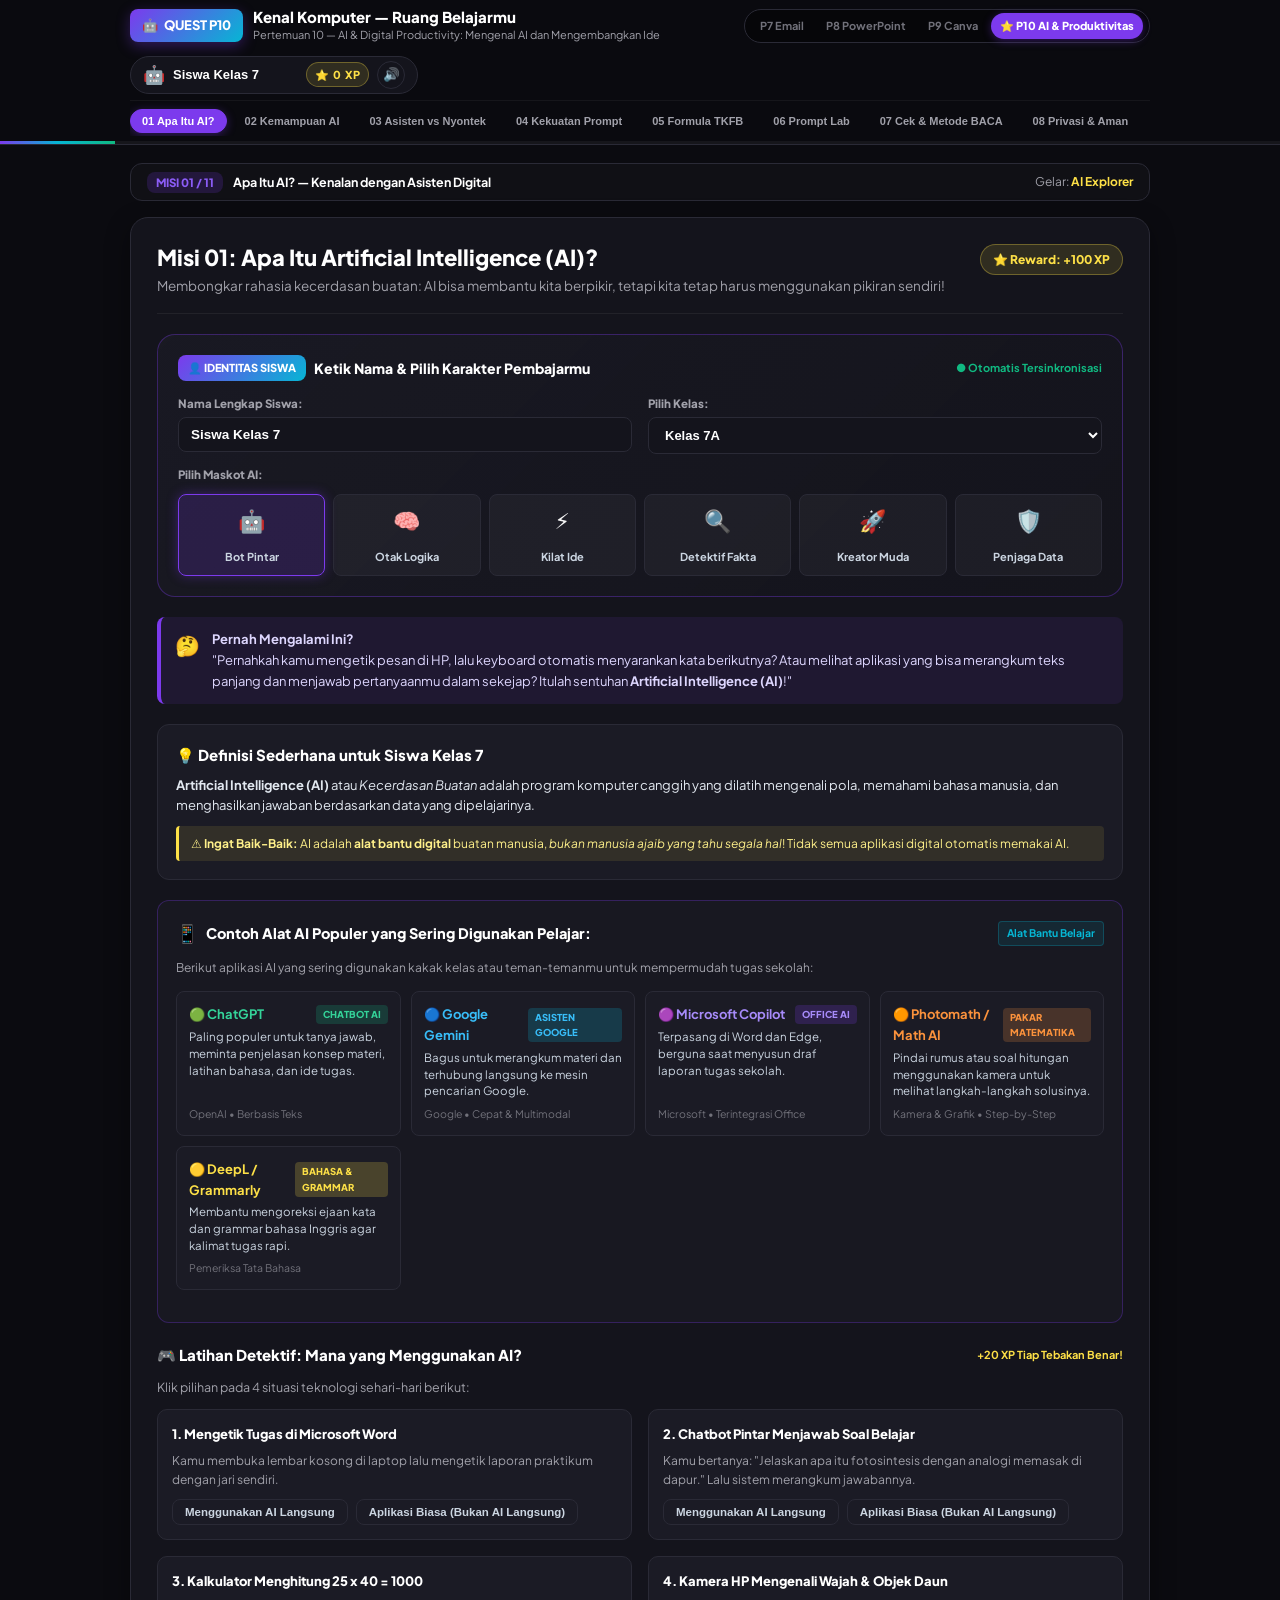
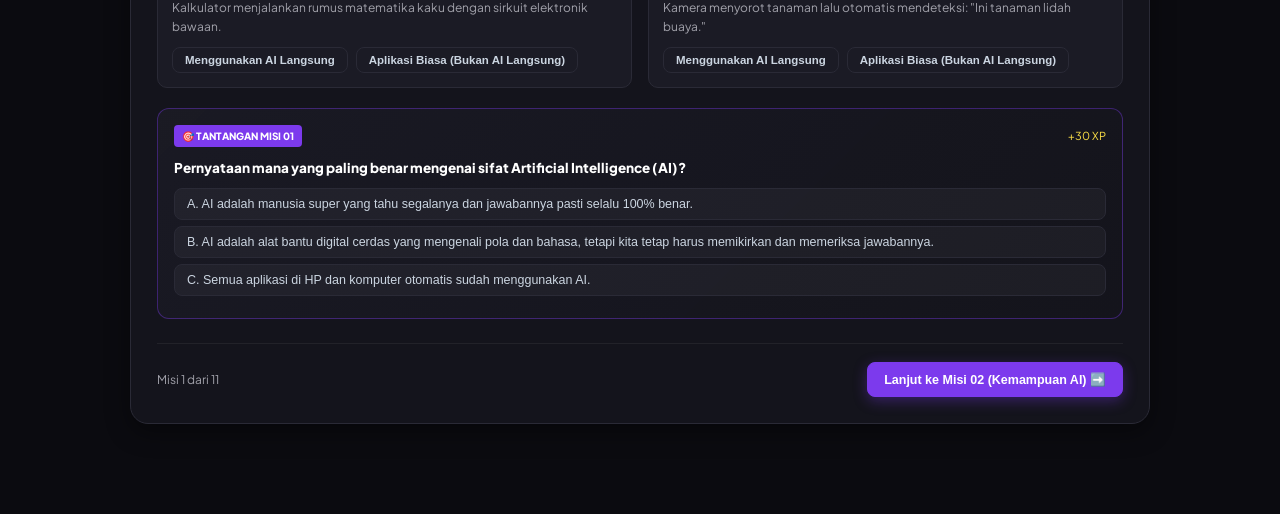
<file: pertemuan10/pertemuan10_old.html>
<!DOCTYPE html>
<html lang="id">
<head>
<meta charset="UTF-8">
<meta name="viewport" content="width=device-width, initial-scale=1.0">
<title>Kenal Komputer P10: AI & Digital Productivity — Mengenal AI & Mengembangkan Ide</title>
<meta name="description" content="Modul belajar interaktif Artificial Intelligence (AI) dasar, prompt engineering TKFB, metode BACA, privasi data, etika sekolah, dan mini project kerangka tulisan untuk siswa SMP Kelas 7.">
<link rel="preconnect" href="https://fonts.googleapis.com">
<link rel="preconnect" href="https://fonts.gstatic.com" crossorigin>
<link href="https://fonts.googleapis.com/css2?family=Plus+Jakarta+Sans:wght@400;500;600;700;800;900&display=swap" rel="stylesheet">
<style>
:root {
  --bg-body: #0B0B10;
  --bg-card: #14141C;
  --bg-card-hover: #191924;
  --bg-surface: #1B1B25;
  --bg-surface-2: #222230;
  --border: #2A2A36;
  --border-light: rgba(255, 255, 255, 0.08);
  --purple: #7C3AED;
  --purple-glow: rgba(124, 58, 237, 0.35);
  --violet: #8B5CF6;
  --cyan: #06B6D4;
  --yellow: #FDE047;
  --green: #10B981;
  --red: #EF4444;
  --text-main: #F5F5F5;
  --text-muted: #A1A1AA;
  --text-dim: #71717A;
  --radius-lg: 18px;
  --radius-md: 12px;
  --radius-sm: 8px;
  --font-sans: 'Plus Jakarta Sans', system-ui, -apple-system, sans-serif;
}

* { box-sizing: border-box; margin: 0; padding: 0; }
body {
  background-color: var(--bg-body);
  color: var(--text-main);
  font-family: var(--font-sans);
  line-height: 1.6;
  padding-bottom: 90px;
  overflow-x: hidden;
  min-height: 100vh;
}
.container { max-width: 1060px; margin: 0 auto; padding: 0 20px; }

/* Sticky Top Navigation Bar */
.top-nav {
  position: sticky; top: 0; z-index: 100;
  background: rgba(11, 11, 16, 0.96); backdrop-filter: blur(14px);
  border-bottom: 1px solid var(--border); padding: 8px 0;
}
.nav-wrap { display: flex; align-items: center; justify-content: space-between; gap: 12px; flex-wrap: wrap; }
.brand-group { display: flex; align-items: center; gap: 10px; }
.brand-badge {
  background: linear-gradient(135deg, #7C3AED, #06B6D4); color: #fff;
  font-weight: 900; font-size: 13px; padding: 6px 12px; border-radius: var(--radius-sm);
  display: flex; align-items: center; gap: 6px; box-shadow: 0 4px 14px var(--purple-glow);
}
.brand-text h1 { font-size: 15px; font-weight: 800; color: #fff; line-height: 1.2; }
.brand-text p { font-size: 11px; color: var(--text-muted); }

.meeting-nav-row {
  display: flex; align-items: center; gap: 4px; background: rgba(0, 0, 0, 0.4);
  padding: 3px 6px; border-radius: 999px; border: 1px solid var(--border);
}
.meeting-tab { font-size: 11px; font-weight: 700; color: var(--text-dim); padding: 4px 9px; border-radius: 999px; text-decoration: none; }
.meeting-tab.active { background: var(--purple); color: #fff; font-weight: 800; box-shadow: 0 2px 8px var(--purple-glow); }

.user-panel {
  display: flex; align-items: center; gap: 8px; background: var(--bg-card);
  border: 1px solid var(--border); padding: 4px 12px; border-radius: 999px;
}
.avatar-btn { font-size: 18px; background: transparent; border: none; cursor: pointer; line-height: 1; }
.name-input { background: transparent; border: none; color: #fff; font-weight: 700; font-size: 13px; outline: none; width: 125px; }
.xp-pill {
  display: inline-flex; align-items: center; gap: 4px; background: rgba(253, 224, 71, 0.12);
  color: var(--yellow); border: 1px solid rgba(253, 224, 71, 0.3); font-size: 11px; font-weight: 800;
  padding: 3px 8px; border-radius: 999px;
}
.sound-toggle-btn {
  background: transparent; border: 1px solid var(--border); color: var(--text-muted);
  width: 28px; height: 28px; border-radius: 50%; cursor: pointer; display: flex; align-items: center; justify-content: center;
}

/* Stepper Subnav */
.subnav-stages {
  display: flex; align-items: center; gap: 6px; overflow-x: auto;
  padding: 8px 0 2px; border-top: 1px solid rgba(255, 255, 255, 0.05); margin-top: 6px; scrollbar-width: none;
}
.subnav-stages::-webkit-scrollbar { display: none; }
.stage-step-btn {
  background: transparent; color: var(--text-muted); font-size: 11px; font-weight: 700;
  padding: 5px 11px; border-radius: 999px; border: 1px solid transparent; cursor: pointer;
  white-space: nowrap; transition: all 0.2s;
}
.stage-step-btn:hover { color: #fff; background: rgba(255, 255, 255, 0.05); }
.stage-step-btn.active {
  background: var(--purple); color: #fff; border-color: var(--purple);
  box-shadow: 0 2px 10px var(--purple-glow);
}
.stage-step-btn.done { border-color: rgba(16, 185, 129, 0.4); color: var(--green); }

.global-progress-wrap { width: 100%; background: rgba(255, 255, 255, 0.05); height: 3px; position: absolute; bottom: 0; left: 0; }
.global-progress-fill { height: 100%; width: 9%; background: linear-gradient(90deg, #7C3AED, #06B6D4, #10B981); transition: width 0.35s ease; }

.page-stepper-bar {
  display: flex; align-items: center; justify-content: space-between;
  background: rgba(255, 255, 255, 0.02); border: 1px solid var(--border);
  padding: 8px 16px; border-radius: var(--radius-md); margin-top: 18px; font-size: 12.5px;
}
.page-counter-badge {
  background: rgba(124, 58, 237, 0.18); color: var(--violet); font-weight: 900;
  padding: 3px 9px; border-radius: var(--radius-sm); font-size: 11.5px;
}

/* Page Container */
.mission-page { display: none; animation: pageFadeIn 0.3s ease; margin-top: 16px; }
.mission-page.active-page { display: block; }
@keyframes pageFadeIn { from { opacity: 0; transform: translateY(8px); } to { opacity: 1; transform: translateY(0); } }

/* Cards & Layout */
.card-mission {
  background: var(--bg-card); border: 1px solid var(--border); border-radius: var(--radius-lg);
  padding: 26px; position: relative; box-shadow: 0 8px 24px rgba(0, 0, 0, 0.4);
}
.mission-hero-header {
  border-bottom: 1px solid rgba(255, 255, 255, 0.06); padding-bottom: 16px; margin-bottom: 20px;
  display: flex; justify-content: space-between; align-items: flex-start; gap: 16px; flex-wrap: wrap;
}
.mission-title-group h2 { font-size: 22px; font-weight: 900; color: #fff; line-height: 1.25; }
.mission-title-group p { font-size: 13.5px; color: var(--text-muted); margin-top: 4px; }
.mission-xp-badge {
  background: rgba(253, 224, 71, 0.12); color: var(--yellow); border: 1px solid rgba(253, 224, 71, 0.3);
  font-size: 12px; font-weight: 800; padding: 5px 12px; border-radius: 999px;
}

.grid-3 { display: grid; grid-template-columns: repeat(auto-fit, minmax(280px, 1fr)); gap: 14px; }
.grid-2 { display: grid; grid-template-columns: repeat(auto-fit, minmax(320px, 1fr)); gap: 16px; }

.box-info { background: var(--bg-surface); border: 1px solid var(--border); border-radius: var(--radius-md); padding: 16px; transition: all 0.2s; }
.box-info.accent { border-color: var(--purple); box-shadow: 0 0 16px var(--purple-glow); }
.box-icon { font-size: 24px; margin-bottom: 6px; }
.box-title { font-size: 14.5px; font-weight: 800; color: #fff; margin-bottom: 5px; }
.box-desc { font-size: 13px; color: var(--text-muted); line-height: 1.55; }

.notice-box {
  display: flex; gap: 12px; background: rgba(124, 58, 237, 0.1); border-left: 4px solid var(--purple);
  border-radius: var(--radius-sm); padding: 12px 14px; margin: 14px 0; font-size: 13px; color: #DDD6FE;
}
.notice-icon { font-size: 20px; flex-shrink: 0; }

/* Student Identity & Character Card */
.identity-card {
  background: linear-gradient(135deg, rgba(27, 27, 37, 0.8), rgba(20, 20, 28, 0.95));
  border: 1.5px solid rgba(124, 58, 237, 0.35); border-radius: var(--radius-lg); padding: 20px; margin-bottom: 20px;
}
.identity-header { display: flex; justify-content: space-between; align-items: center; flex-wrap: wrap; gap: 8px; margin-bottom: 14px; }
.identity-tag { background: linear-gradient(135deg, var(--purple), var(--cyan)); color: #fff; font-size: 11px; font-weight: 900; padding: 4px 10px; border-radius: var(--radius-sm); }
.avatar-grid { display: grid; grid-template-columns: repeat(auto-fit, minmax(100px, 1fr)); gap: 8px; margin-top: 10px; }
.avatar-choice-card {
  background: rgba(255, 255, 255, 0.04); border: 1.5px solid var(--border); border-radius: var(--radius-sm);
  padding: 8px 6px; text-align: center; cursor: pointer; transition: all 0.2s;
}
.avatar-choice-card:hover { border-color: var(--violet); }
.avatar-choice-card.selected { border-color: var(--purple); background: rgba(124, 58, 237, 0.18); box-shadow: 0 0 12px var(--purple-glow); }
.avatar-choice-emoji { font-size: 22px; display: block; margin-bottom: 3px; }
.avatar-choice-name { font-size: 11px; font-weight: 700; color: #cbd5e1; }

/* Checkpoint Quiz */
.session-quiz {
  background: linear-gradient(135deg, rgba(27, 27, 37, 0.9), rgba(20, 20, 28, 0.95));
  border: 1.5px solid rgba(124, 58, 237, 0.4); border-radius: var(--radius-md);
  padding: 16px; margin: 18px 0;
}
.session-quiz-header { display: flex; justify-content: space-between; align-items: center; margin-bottom: 10px; }
.session-quiz-tag {
  background: var(--purple); color: #fff; font-size: 10px; font-weight: 900;
  padding: 3px 8px; border-radius: 4px; text-transform: uppercase;
}
.quiz-q-title { font-size: 13.5px; font-weight: 800; color: #fff; margin-bottom: 10px; }
.quiz-opt-btn {
  display: block; width: 100%; text-align: left; background: rgba(255, 255, 255, 0.04);
  border: 1px solid var(--border); border-radius: var(--radius-sm); padding: 8px 12px;
  color: #cbd5e1; font-size: 12.5px; margin-bottom: 6px; cursor: pointer; transition: all 0.2s;
}
.quiz-opt-btn:hover { background: rgba(255, 255, 255, 0.08); border-color: var(--violet); }
.quiz-opt-btn.correct { background: rgba(16, 185, 129, 0.2) !important; border-color: var(--green) !important; color: #34d399 !important; font-weight: 800; }
.quiz-opt-btn.wrong { background: rgba(239, 68, 68, 0.2) !important; border-color: var(--red) !important; color: #f87171 !important; }
.quiz-feedback-box { font-size: 12px; margin-top: 6px; padding: 7px 10px; border-radius: var(--radius-sm); display: none; line-height: 1.45; }

/* Buttons */
.btn {
  background: rgba(255, 255, 255, 0.08); border: 1px solid var(--border); color: #fff;
  padding: 9px 16px; border-radius: var(--radius-sm); font-size: 12.5px; font-weight: 800;
  cursor: pointer; display: inline-flex; align-items: center; gap: 6px; transition: all 0.2s; text-decoration: none;
}
.btn:hover { background: rgba(255, 255, 255, 0.14); border-color: var(--violet); }
.btn.primary { background: var(--purple); border-color: var(--purple); box-shadow: 0 4px 14px var(--purple-glow); }
.btn.primary:hover { background: #6D28D9; }
.btn.success { background: var(--green); border-color: var(--green); color: #022c22; font-weight: 900; }
.btn.secondary { background: var(--bg-surface); color: #cbd5e1; }

.page-bottom-nav {
  display: flex; justify-content: space-between; align-items: center; margin-top: 24px;
  padding-top: 18px; border-top: 1px solid rgba(255, 255, 255, 0.06); flex-wrap: wrap; gap: 12px;
}

/* Chat Simulator Visual */
.chat-window {
  background: var(--bg-body); border: 1px solid var(--border); border-radius: var(--radius-md);
  padding: 16px; margin: 16px 0; display: flex; flex-direction: column; gap: 12px;
}
.chat-bubble { max-width: 85%; padding: 12px 16px; border-radius: 12px; font-size: 13px; line-height: 1.55; }
.chat-user {
  align-self: flex-end; background: linear-gradient(135deg, #6D28D9, #7C3AED);
  color: #fff; border-bottom-right-radius: 2px;
}
.chat-ai {
  align-self: flex-start; background: var(--bg-surface); border: 1px solid var(--border);
  color: #E2E8F0; border-bottom-left-radius: 2px;
}
.chat-ai-header { display: flex; align-items: center; gap: 6px; font-size: 11px; font-weight: 800; color: var(--cyan); margin-bottom: 6px; }

/* Prompt Box */
.prompt-box {
  background: rgba(0, 0, 0, 0.35); border: 1px solid var(--border); border-radius: var(--radius-sm);
  padding: 12px 14px; font-family: monospace; font-size: 12.5px; color: #A5F3FC; position: relative; margin: 8px 0;
}
.copy-btn-slot {
  position: absolute; top: 8px; right: 8px; background: rgba(255,255,255,0.08);
  border: 1px solid var(--border); color: #fff; font-size: 10.5px; font-weight: 700;
  padding: 3px 8px; border-radius: 4px; cursor: pointer; transition: all 0.2s;
}
.copy-btn-slot:hover { background: var(--purple); }

/* Final Quiz Arena Styles */
.quiz-arena-wrap {
  background: linear-gradient(135deg, rgba(20, 20, 28, 0.95), rgba(11, 11, 16, 0.98));
  border: 1.5px solid rgba(124, 58, 237, 0.4);
  border-radius: var(--radius-lg);
  padding: 24px;
  box-shadow: 0 12px 36px rgba(0, 0, 0, 0.5), 0 0 24px var(--purple-glow);
  margin-top: 10px;
}
.quiz-arena-hud {
  display: flex; justify-content: space-between; align-items: center; flex-wrap: wrap;
  gap: 12px; padding-bottom: 16px; border-bottom: 1px solid rgba(255, 255, 255, 0.08); margin-bottom: 20px;
}
.quiz-hud-title { display: flex; align-items: center; gap: 10px; }
.quiz-hud-badge {
  background: linear-gradient(135deg, var(--purple), var(--cyan));
  color: #fff; font-weight: 900; font-size: 11px; padding: 4px 10px; border-radius: var(--radius-sm);
  letter-spacing: 0.5px; box-shadow: 0 2px 8px var(--purple-glow);
}
.quiz-stepper-dots { display: flex; gap: 6px; align-items: center; flex-wrap: wrap; }
.quiz-dot-item {
  width: 30px; height: 30px; border-radius: 50%; background: rgba(255, 255, 255, 0.05);
  border: 1.5px solid var(--border); color: var(--text-dim); font-size: 11px; font-weight: 800;
  display: flex; align-items: center; justify-content: center; cursor: pointer; transition: all 0.2s;
}
.quiz-dot-item.active { border-color: var(--purple); background: rgba(124, 58, 237, 0.25); color: #fff; box-shadow: 0 0 12px var(--purple-glow); }
.quiz-dot-item.solved { border-color: var(--green); background: rgba(16, 185, 129, 0.2); color: var(--green); }

.quiz-card-stage { display: none; animation: pageFadeIn 0.3s ease; }
.quiz-card-stage.active-stage { display: block; }
.quiz-option-card {
  background: rgba(255, 255, 255, 0.03); border: 1.5px solid var(--border); border-radius: var(--radius-md);
  padding: 13px 16px; display: flex; align-items: center; gap: 12px; cursor: pointer; transition: all 0.2s; text-align: left;
  margin-bottom: 10px;
}
.quiz-option-card:hover { background: rgba(255, 255, 255, 0.06); border-color: var(--violet); transform: translateX(3px); }
.quiz-opt-letter {
  width: 30px; height: 30px; border-radius: 8px; background: rgba(255, 255, 255, 0.08);
  border: 1px solid var(--border); color: #fff; font-weight: 900; font-size: 12px;
  display: flex; align-items: center; justify-content: center; flex-shrink: 0;
}
.quiz-opt-text { font-size: 13px; font-weight: 700; color: #e2e8f0; line-height: 1.45; }
.quiz-option-card.correct { background: rgba(16, 185, 129, 0.15) !important; border-color: var(--green) !important; }
.quiz-option-card.correct .quiz-opt-letter { background: var(--green); color: #022c22; border-color: var(--green); }
.quiz-option-card.correct .quiz-opt-text { color: #6ee7b7; }
.quiz-option-card.wrong { background: rgba(239, 68, 68, 0.15) !important; border-color: var(--red) !important; }
.quiz-option-card.wrong .quiz-opt-letter { background: var(--red); color: #fff; border-color: var(--red); }
.quiz-option-card.wrong .quiz-opt-text { color: #fca5a5; }

.quiz-explanation-banner {
  background: var(--bg-surface); border-radius: var(--radius-md); padding: 14px 16px;
  margin-top: 14px; font-size: 13px; line-height: 1.55; display: none; animation: pageFadeIn 0.25s ease;
}

/* Certificate */
.cert-wrapper {
  background: linear-gradient(135deg, #14141C, #0B0B10); border: 2px solid var(--yellow);
  border-radius: var(--radius-lg); padding: 30px 18px; text-align: center; position: relative;
  box-shadow: 0 16px 36px rgba(0,0,0,0.6);
}
.cert-wrapper::before { content: ""; position: absolute; top: 0; left: 0; right: 0; height: 5px; background: linear-gradient(90deg, #7C3AED, #06B6D4, #FDE047); }
.cert-name-text { font-size: 25px; font-weight: 900; color: #fff; border-bottom: 2px dashed rgba(255, 255, 255, 0.25); display: inline-block; padding: 2px 20px; margin: 8px 0; }
.cert-p { font-size: 13px; color: var(--text-muted); max-width: 580px; margin: 0 auto 14px; }
.cert-stamps { display: flex; justify-content: center; gap: 10px; flex-wrap: wrap; }
.cert-stamp-badge { border: 2px solid var(--purple); color: var(--violet); font-size: 10px; font-weight: 900; padding: 4px 10px; border-radius: var(--radius-sm); }

/* Checklist Item */
.check-item {
  display: flex; align-items: flex-start; gap: 12px; padding: 12px; background: var(--bg-surface);
  border: 1px solid var(--border); border-radius: var(--radius-sm); cursor: pointer; transition: all 0.2s;
  margin-bottom: 8px; user-select: none;
}
.check-item:hover { border-color: var(--violet); }
.check-item.done { border-color: var(--green); background: rgba(16, 185, 129, 0.08); }
.check-box-icon {
  width: 22px; height: 22px; border-radius: 6px; border: 2px solid var(--border);
  display: flex; align-items: center; justify-content: center; font-weight: 900; font-size: 12px; flex-shrink: 0;
}
.check-item.done .check-box-icon { background: var(--green); border-color: var(--green); color: #022c22; }

/* Toast */
.toast-notice {
  position: fixed; bottom: 24px; right: 24px; background: var(--purple); color: #fff;
  padding: 10px 18px; border-radius: 8px; font-size: 12.5px; font-weight: 800;
  box-shadow: 0 4px 20px var(--purple-glow); z-index: 999; display: none; animation: pageFadeIn 0.2s ease;
}

/* Print */
@media print {
  body * { visibility: hidden; }
  #certArea, #certArea * { visibility: visible; }
  #certArea {
    position: absolute; left: 0; top: 0; width: 100%; margin: 0; padding: 30px;
    border: 2px solid #000; background: #fff !important; color: #000 !important;
  }
  .cert-name-text { color: #000 !important; }
}
/* AI Tools & Study Cases */
.ai-tool-grid { display: grid; grid-template-columns: repeat(auto-fit, minmax(180px, 1fr)); gap: 10px; margin: 14px 0; }
.ai-tool-card {
  background: var(--bg-surface); border: 1px solid var(--border); border-radius: var(--radius-sm);
  padding: 12px; transition: all 0.2s; display: flex; flex-direction: column; justify-content: space-between;
}
.ai-tool-card:hover { border-color: var(--violet); transform: translateY(-2px); box-shadow: 0 4px 14px rgba(0,0,0,0.4); }
.ai-tool-badge {
  font-size: 9.5px; font-weight: 800; padding: 2px 7px; border-radius: 4px; text-transform: uppercase;
}
.case-tab-bar {
  display: flex; gap: 8px; border-bottom: 1px solid var(--border);
  padding-bottom: 12px; margin-bottom: 16px; flex-wrap: wrap;
}
.case-tab-btn {
  background: rgba(255, 255, 255, 0.04); border: 1px solid var(--border);
  color: var(--text-muted); font-size: 12.5px; font-weight: 800;
  padding: 8px 16px; border-radius: 999px; cursor: pointer; transition: all 0.2s;
  display: flex; align-items: center; gap: 6px;
}
.case-tab-btn:hover { color: #fff; background: rgba(255, 255, 255, 0.08); border-color: var(--violet); }
.case-tab-btn.active {
  background: var(--purple); border-color: var(--purple); color: #fff;
  box-shadow: 0 2px 10px var(--purple-glow);
}
.case-study-pane { display: none; animation: pageFadeIn 0.3s ease; }
.case-study-pane.active-pane { display: block; }

@media (max-width: 768px) {
  .grid-2 { grid-template-columns: 1fr; }
  .card-mission { padding: 16px; }
}
</style>
</head>
<body>

<!-- Floating Header -->
<header class="top-nav">
  <div class="container">
    <div class="nav-wrap">
      <div class="brand-group">
        <div class="brand-badge"><span>🤖</span> QUEST P10</div>
        <div class="brand-text">
          <h1>Kenal Komputer — Ruang Belajarmu</h1>
          <p>Pertemuan 10 — AI & Digital Productivity: Mengenal AI dan Mengembangkan Ide</p>
        </div>
      </div>

      <nav class="meeting-nav-row" aria-label="Pilihan Pertemuan">
        <span class="meeting-tab">P7 Email</span>
        <span class="meeting-tab">P8 PowerPoint</span>
        <span class="meeting-tab">P9 Canva</span>
        <span class="meeting-tab active">⭐ P10 AI & Produktivitas</span>
      </nav>

      <div class="user-panel">
        <button class="avatar-btn" id="avatarDisplayBtn" title="Ganti Avatar" onclick="cycleAvatar()">🤖</button>
        <input type="text" class="name-input" id="studentNameInput" placeholder="Ketik Nama Siswa..." value="Siswa Kelas 7" oninput="handleNameChange(this.value)">
        <div class="xp-pill"><span>⭐</span> <span id="xpDisplay">0</span> XP</div>
        <button class="sound-toggle-btn" id="soundToggleBtn" onclick="toggleSound()" title="Aktif/Nonaktifkan Suara">🔊</button>
      </div>
    </div>

    <!-- Stepper Navigation (11 Misi) -->
    <nav class="subnav-stages" id="subnavStages" aria-label="Navigasi Halaman Misi">
      <button class="stage-step-btn active" id="navBtn1" onclick="switchPage(1)">01 Apa Itu AI?</button>
      <button class="stage-step-btn" id="navBtn2" onclick="switchPage(2)">02 Kemampuan AI</button>
      <button class="stage-step-btn" id="navBtn3" onclick="switchPage(3)">03 Asisten vs Nyontek</button>
      <button class="stage-step-btn" id="navBtn4" onclick="switchPage(4)">04 Kekuatan Prompt</button>
      <button class="stage-step-btn" id="navBtn5" onclick="switchPage(5)">05 Formula TKFB</button>
      <button class="stage-step-btn" id="navBtn6" onclick="switchPage(6)">06 Prompt Lab</button>
      <button class="stage-step-btn" id="navBtn7" onclick="switchPage(7)">07 Cek & Metode BACA</button>
      <button class="stage-step-btn" id="navBtn8" onclick="switchPage(8)">08 Privasi & Aman</button>
      <button class="stage-step-btn" id="navBtn9" onclick="switchPage(9)">09 Etika di Sekolah</button>
      <button class="stage-step-btn" id="navBtn10" onclick="switchPage(10)">10 Mini Project P11</button>
      <button class="stage-step-btn" id="navBtn11" onclick="switchPage(11)">11 Final Challenge & Cert 🏆</button>
    </nav>
  </div>
  <div class="global-progress-wrap"><div class="global-progress-fill" id="globalProgressFill"></div></div>
</header>

<main class="container">

  <!-- Stepper Banner -->
  <div class="page-stepper-bar">
    <div>
      <span class="page-counter-badge" id="stepperBadge">MISI 01 / 11</span>
      <strong style="color:#fff; margin-left:8px;" id="stepperTitle">Apa Itu AI? — Kenalan dengan Asisten Digital</strong>
    </div>
    <div style="color:var(--text-muted); font-size:12px;">
      Gelar: <strong style="color:var(--yellow);" id="rankTitle">AI Explorer</strong>
    </div>
  </div>

  <!-- ════════════ MISI 01: APA ITU AI? ════════════ -->
  <div class="mission-page active-page" id="page1">
    <div class="card-mission">
      <div class="mission-hero-header">
        <div class="mission-title-group">
          <h2>Misi 01: Apa Itu Artificial Intelligence (AI)?</h2>
          <p>Membongkar rahasia kecerdasan buatan: AI bisa membantu kita berpikir, tetapi kita tetap harus menggunakan pikiran sendiri!</p>
        </div>
        <div class="mission-xp-badge">⭐ Reward: +100 XP</div>
      </div>

      <!-- Identity Card -->
      <div class="identity-card">
        <div class="identity-header">
          <div style="display:flex; align-items:center; gap:8px;">
            <span class="identity-tag">👤 IDENTITAS SISWA</span>
            <h3 style="font-size:14px; font-weight:800; color:#fff;">Ketik Nama & Pilih Karakter Pembajarmu</h3>
          </div>
          <span style="font-size:11px; color:var(--green); font-weight:700;">● Otomatis Tersinkronisasi</span>
        </div>
        <div class="grid-2">
          <div>
            <label style="font-size:11.5px; font-weight:800; color:var(--text-muted); display:block; margin-bottom:4px;">Nama Lengkap Siswa:</label>
            <input type="text" id="m1NameInput" value="Siswa Kelas 7" oninput="syncStudentNameFromM1(this.value)" style="width:100%; background:var(--bg-card); border:1px solid var(--border); border-radius:var(--radius-sm); color:#fff; padding:9px 12px; font-size:13.5px; font-weight:700; outline:none;">
          </div>
          <div>
            <label style="font-size:11.5px; font-weight:800; color:var(--text-muted); display:block; margin-bottom:4px;">Pilih Kelas:</label>
            <select id="m1ClassSelect" onchange="syncClassFromM1(this.value)" style="width:100%; background:var(--bg-card); border:1px solid var(--border); border-radius:var(--radius-sm); color:#fff; padding:9px 12px; font-size:13px; font-weight:700; outline:none;">
              <option value="7A">Kelas 7A</option>
              <option value="7B">Kelas 7B</option>
              <option value="7C">Kelas 7C</option>
              <option value="7D">Kelas 7D</option>
              <option value="7E">Kelas 7E</option>
            </select>
          </div>
        </div>
        <div style="margin-top:12px;">
          <label style="font-size:11.5px; font-weight:800; color:var(--text-muted); display:block; margin-bottom:5px;">Pilih Maskot AI:</label>
          <div class="avatar-grid">
            <div class="avatar-choice-card selected" onclick="pickAvatarIndex(0, this)"><span class="avatar-choice-emoji">🤖</span><span class="avatar-choice-name">Bot Pintar</span></div>
            <div class="avatar-choice-card" onclick="pickAvatarIndex(1, this)"><span class="avatar-choice-emoji">🧠</span><span class="avatar-choice-name">Otak Logika</span></div>
            <div class="avatar-choice-card" onclick="pickAvatarIndex(2, this)"><span class="avatar-choice-emoji">⚡</span><span class="avatar-choice-name">Kilat Ide</span></div>
            <div class="avatar-choice-card" onclick="pickAvatarIndex(3, this)"><span class="avatar-choice-emoji">🔍</span><span class="avatar-choice-name">Detektif Fakta</span></div>
            <div class="avatar-choice-card" onclick="pickAvatarIndex(4, this)"><span class="avatar-choice-emoji">🚀</span><span class="avatar-choice-name">Kreator Muda</span></div>
            <div class="avatar-choice-card" onclick="pickAvatarIndex(5, this)"><span class="avatar-choice-emoji">🛡️</span><span class="avatar-choice-name">Penjaga Data</span></div>
          </div>
        </div>
      </div>

      <div class="notice-box">
        <span class="notice-icon">🤔</span>
        <div>
          <strong>Pernah Mengalami Ini?</strong>
          <p>"Pernahkah kamu mengetik pesan di HP, lalu keyboard otomatis menyarankan kata berikutnya? Atau melihat aplikasi yang bisa merangkum teks panjang dan menjawab pertanyaanmu dalam sekejap? Itulah sentuhan <strong>Artificial Intelligence (AI)</strong>!"</p>
        </div>
      </div>

      <!-- Definisi Sederhana AI -->
      <div style="margin:20px 0; background:var(--bg-surface); border:1px solid var(--border); border-radius:var(--radius-md); padding:18px;">
        <h3 style="font-size:15px; font-weight:800; color:#fff; margin-bottom:8px;">💡 Definisi Sederhana untuk Siswa Kelas 7</h3>
        <p style="font-size:13px; color:#E2E8F0; line-height:1.6;">
          <strong>Artificial Intelligence (AI)</strong> atau <em>Kecerdasan Buatan</em> adalah program komputer canggih yang dilatih mengenali pola, memahami bahasa manusia, dan menghasilkan jawaban berdasarkan data yang dipelajarinya.
        </p>
        <div style="background:rgba(253, 224, 71, 0.1); border-left:3px solid var(--yellow); padding:8px 12px; border-radius:4px; font-size:12px; color:#FEF08A; margin-top:10px;">
          ⚠️ <strong>Ingat Baik-Baik:</strong> AI adalah <strong>alat bantu digital</strong> buatan manusia, <em>bukan manusia ajaib yang tahu segala hal</em>! Tidak semua aplikasi digital otomatis memakai AI.
        </div>
      </div>

      <!-- 📱 5 Contoh AI yang Biasa Digunakan Siswa SMP -->
      <div style="margin:20px 0; background:rgba(27, 27, 37, 0.6); border:1px solid rgba(124, 58, 237, 0.3); border-radius:var(--radius-md); padding:18px;">
        <div style="display:flex; justify-content:space-between; align-items:center; margin-bottom:10px; flex-wrap:wrap; gap:8px;">
          <div style="display:flex; align-items:center; gap:8px;">
            <span style="font-size:18px;">📱</span>
            <h3 style="font-size:14.5px; font-weight:800; color:#fff;">Contoh Alat AI Populer yang Sering Digunakan Pelajar:</h3>
          </div>
          <span style="font-size:10.5px; color:var(--cyan); font-weight:700; background:rgba(6, 182, 212, 0.1); border:1px solid rgba(6, 182, 212, 0.25); padding:3px 8px; border-radius:4px;">Alat Bantu Belajar</span>
        </div>
        <p style="font-size:12px; color:var(--text-muted); margin-bottom:12px;">Berikut aplikasi AI yang sering digunakan kakak kelas atau teman-temanmu untuk mempermudah tugas sekolah:</p>

        <div class="ai-tool-grid">
          <div class="ai-tool-card">
            <div>
              <div style="display:flex; justify-content:space-between; align-items:center; margin-bottom:4px;">
                <strong style="font-size:13px; color:#34D399;">🟢 ChatGPT</strong>
                <span class="ai-tool-badge" style="background:rgba(16,185,129,0.2); color:#34D399;">Chatbot AI</span>
              </div>
              <p style="font-size:11.5px; color:#CBD5E1; line-height:1.45;">Paling populer untuk tanya jawab, meminta penjelasan konsep materi, latihan bahasa, dan ide tugas.</p>
            </div>
            <div style="font-size:10.5px; color:var(--text-dim); margin-top:6px;">OpenAI • Berbasis Teks</div>
          </div>

          <div class="ai-tool-card">
            <div>
              <div style="display:flex; justify-content:space-between; align-items:center; margin-bottom:4px;">
                <strong style="font-size:13px; color:#38BDF8;">🔵 Google Gemini</strong>
                <span class="ai-tool-badge" style="background:rgba(6,182,212,0.2); color:#38BDF8;">Asisten Google</span>
              </div>
              <p style="font-size:11.5px; color:#CBD5E1; line-height:1.45;">Bagus untuk merangkum materi dan terhubung langsung ke mesin pencarian Google.</p>
            </div>
            <div style="font-size:10.5px; color:var(--text-dim); margin-top:6px;">Google • Cepat & Multimodal</div>
          </div>

          <div class="ai-tool-card">
            <div>
              <div style="display:flex; justify-content:space-between; align-items:center; margin-bottom:4px;">
                <strong style="font-size:13px; color:#A78BFA;">🟣 Microsoft Copilot</strong>
                <span class="ai-tool-badge" style="background:rgba(124,58,237,0.2); color:#A78BFA;">Office AI</span>
              </div>
              <p style="font-size:11.5px; color:#CBD5E1; line-height:1.45;">Terpasang di Word dan Edge, berguna saat menyusun draf laporan tugas sekolah.</p>
            </div>
            <div style="font-size:10.5px; color:var(--text-dim); margin-top:6px;">Microsoft • Terintegrasi Office</div>
          </div>

          <div class="ai-tool-card">
            <div>
              <div style="display:flex; justify-content:space-between; align-items:center; margin-bottom:4px;">
                <strong style="font-size:13px; color:#FB923C;">🟠 Photomath / Math AI</strong>
                <span class="ai-tool-badge" style="background:rgba(251,146,60,0.2); color:#FB923C;">Pakar Matematika</span>
              </div>
              <p style="font-size:11.5px; color:#CBD5E1; line-height:1.45;">Pindai rumus atau soal hitungan menggunakan kamera untuk melihat langkah-langkah solusinya.</p>
            </div>
            <div style="font-size:10.5px; color:var(--text-dim); margin-top:6px;">Kamera & Grafik • Step-by-Step</div>
          </div>

          <div class="ai-tool-card">
            <div>
              <div style="display:flex; justify-content:space-between; align-items:center; margin-bottom:4px;">
                <strong style="font-size:13px; color:#FDE047;">🟡 DeepL / Grammarly</strong>
                <span class="ai-tool-badge" style="background:rgba(253,224,71,0.2); color:#FDE047;">Bahasa & Grammar</span>
              </div>
              <p style="font-size:11.5px; color:#CBD5E1; line-height:1.45;">Membantu mengoreksi ejaan kata dan grammar bahasa Inggris agar kalimat tugas rapi.</p>
            </div>
            <div style="font-size:10.5px; color:var(--text-dim); margin-top:6px;">Pemeriksa Tata Bahasa</div>
          </div>
        </div>
      </div>

      <!-- Interaktif: AI atau Bukan AI? -->
      <div style="margin:20px 0;">
        <div style="display:flex; justify-content:space-between; align-items:center; margin-bottom:10px; flex-wrap:wrap; gap:8px;">
          <h3 style="font-size:15px; font-weight:800; color:#fff;">🎮 Latihan Detektif: Mana yang Menggunakan AI?</h3>
          <span style="font-size:11px; color:var(--yellow); font-weight:700;">+20 XP Tiap Tebakan Benar!</span>
        </div>
        <p style="font-size:12.5px; color:var(--text-muted); margin-bottom:12px;">Klik pilihan pada 4 situasi teknologi sehari-hari berikut:</p>

        <div class="grid-2">
          <!-- Kasus 1 -->
          <div style="background:var(--bg-surface); border:1px solid var(--border); border-radius:10px; padding:14px;">
            <div style="font-size:13px; font-weight:800; color:#fff; margin-bottom:6px;">1. Mengetik Tugas di Microsoft Word</div>
            <p style="font-size:12px; color:var(--text-muted); margin-bottom:10px;">Kamu membuka lembar kosong di laptop lalu mengetik laporan praktikum dengan jari sendiri.</p>
            <div style="display:flex; gap:8px;">
              <button class="btn secondary" style="font-size:11.5px; padding:6px 12px;" onclick="checkAiDetect(1, false, this)">Menggunakan AI Langsung</button>
              <button class="btn secondary" style="font-size:11.5px; padding:6px 12px;" onclick="checkAiDetect(1, true, this)">Aplikasi Biasa (Bukan AI Langsung)</button>
            </div>
            <div id="aiDet1_fb" style="font-size:11.5px; margin-top:8px; display:none;"></div>
          </div>

          <!-- Kasus 2 -->
          <div style="background:var(--bg-surface); border:1px solid var(--border); border-radius:10px; padding:14px;">
            <div style="font-size:13px; font-weight:800; color:#fff; margin-bottom:6px;">2. Chatbot Pintar Menjawab Soal Belajar</div>
            <p style="font-size:12px; color:var(--text-muted); margin-bottom:10px;">Kamu bertanya: "Jelaskan apa itu fotosintesis dengan analogi memasak di dapur." Lalu sistem merangkum jawabannya.</p>
            <div style="display:flex; gap:8px;">
              <button class="btn secondary" style="font-size:11.5px; padding:6px 12px;" onclick="checkAiDetect(2, true, this)">Menggunakan AI Langsung</button>
              <button class="btn secondary" style="font-size:11.5px; padding:6px 12px;" onclick="checkAiDetect(2, false, this)">Aplikasi Biasa (Bukan AI Langsung)</button>
            </div>
            <div id="aiDet2_fb" style="font-size:11.5px; margin-top:8px; display:none;"></div>
          </div>

          <!-- Kasus 3 -->
          <div style="background:var(--bg-surface); border:1px solid var(--border); border-radius:10px; padding:14px;">
            <div style="font-size:13px; font-weight:800; color:#fff; margin-bottom:6px;">3. Kalkulator Menghitung 25 x 40 = 1000</div>
            <p style="font-size:12px; color:var(--text-muted); margin-bottom:10px;">Kalkulator menjalankan rumus matematika kaku dengan sirkuit elektronik bawaan.</p>
            <div style="display:flex; gap:8px;">
              <button class="btn secondary" style="font-size:11.5px; padding:6px 12px;" onclick="checkAiDetect(3, false, this)">Menggunakan AI Langsung</button>
              <button class="btn secondary" style="font-size:11.5px; padding:6px 12px;" onclick="checkAiDetect(3, true, this)">Aplikasi Biasa (Bukan AI Langsung)</button>
            </div>
            <div id="aiDet3_fb" style="font-size:11.5px; margin-top:8px; display:none;"></div>
          </div>

          <!-- Kasus 4 -->
          <div style="background:var(--bg-surface); border:1px solid var(--border); border-radius:10px; padding:14px;">
            <div style="font-size:13px; font-weight:800; color:#fff; margin-bottom:6px;">4. Kamera HP Mengenali Wajah & Objek Daun</div>
            <p style="font-size:12px; color:var(--text-muted); margin-bottom:10px;">Kamera menyorot tanaman lalu otomatis mendeteksi: "Ini tanaman lidah buaya."</p>
            <div style="display:flex; gap:8px;">
              <button class="btn secondary" style="font-size:11.5px; padding:6px 12px;" onclick="checkAiDetect(4, true, this)">Menggunakan AI Langsung</button>
              <button class="btn secondary" style="font-size:11.5px; padding:6px 12px;" onclick="checkAiDetect(4, false, this)">Aplikasi Biasa (Bukan AI Langsung)</button>
            </div>
            <div id="aiDet4_fb" style="font-size:11.5px; margin-top:8px; display:none;"></div>
          </div>
        </div>
      </div>

      <!-- Kuis Checkpoint Misi 01 -->
      <div class="session-quiz">
        <div class="session-quiz-header">
          <span class="session-quiz-tag">🎯 Tantangan Misi 01</span>
          <span style="font-size:11px; color:var(--yellow);">+30 XP</span>
        </div>
        <div class="quiz-q-title">Pernyataan mana yang paling benar mengenai sifat Artificial Intelligence (AI)?</div>
        <button class="quiz-opt-btn" onclick="checkSessionQuiz('sq1', this, false)">A. AI adalah manusia super yang tahu segalanya dan jawabannya pasti selalu 100% benar.</button>
        <button class="quiz-opt-btn" onclick="checkSessionQuiz('sq1', this, true)">B. AI adalah alat bantu digital cerdas yang mengenali pola dan bahasa, tetapi kita tetap harus memikirkan dan memeriksa jawabannya.</button>
        <button class="quiz-opt-btn" onclick="checkSessionQuiz('sq1', this, false)">C. Semua aplikasi di HP dan komputer otomatis sudah menggunakan AI.</button>
        <div class="quiz-feedback-box" id="sq1_fb"></div>
      </div>

      <div class="page-bottom-nav">
        <span style="font-size:12px; color:var(--text-muted);">Misi 1 dari 11</span>
        <button class="btn primary" onclick="switchPage(2)">Lanjut ke Misi 02 (Kemampuan AI) ➡️</button>
      </div>
    </div>
  </div>

  <!-- ════════════ MISI 02: KEMAMPUAN & KETERBATASAN AI ════════════ -->
  <div class="mission-page" id="page2">
    <div class="card-mission">
      <div class="mission-hero-header">
        <div class="mission-title-group">
          <h2>Misi 02: Apa yang Bisa & Belum Bisa Dilakukan AI?</h2>
          <p>Ketahui kekuatan super AI dan hal-hal yang tidak boleh kamu percayakan begitu saja kepada AI.</p>
        </div>
        <div class="mission-xp-badge">⭐ Reward: +100 XP</div>
      </div>

      <div class="notice-box">
        <span class="notice-icon">✨</span>
        <div>
          <strong>Peta Kekuatan AI untuk Pelajar</strong>
          <p>AI sangat hebat dalam mengolah bahasa, meringkas teks panjang, dan memberikan variasi ide saat otak kita sedang buntu (*stuck*). Klik kartu di bawah untuk melihat contohnya!</p>
        </div>
      </div>

      <!-- 4 Kartu Kemampuan AI (Bisa Diklik) -->
      <div class="grid-2" style="margin:16px 0;">
        <div class="box-info accent" onclick="inspectAiCapability('explain')" style="cursor:pointer;">
          <div class="box-icon">📖</div>
          <div class="box-title">1. Membantu Memahami Materi Rumit</div>
          <div class="box-desc">Meminta penjelasan topik susah dengan bahasa yang santai dan analogi sederhana untuk anak kelas 7.</div>
        </div>
        <div class="box-info" onclick="inspectAiCapability('brainstorm')" style="cursor:pointer;">
          <div class="box-icon">💡</div>
          <div class="box-title">2. Membantu Mencari Ide Kreatif</div>
          <div class="box-desc">Memberikan 5-10 alternatif ide saat membuat judul presentasi, ide lomba mading, atau tema drama kelas.</div>
        </div>
        <div class="box-info" onclick="inspectAiCapability('outline')" style="cursor:pointer;">
          <div class="box-icon">📑</div>
          <div class="box-title">3. Membantu Menyusun Kerangka Tulisan</div>
          <div class="box-desc">Menata struktur awal tulisan (Pendahuluan, Pembahasan, Kesimpulan) agar tugas makalah tidak berantakan.</div>
        </div>
        <div class="box-info" onclick="inspectAiCapability('proofread')" style="cursor:pointer;">
          <div class="box-icon">✏️</div>
          <div class="box-title">4. Membantu Merapikan Kalimat</div>
          <div class="box-desc">Memeriksa kalimat yang terlalu berbelit-belit agar lebih enak dibaca tanpa mengubah makna aslinya.</div>
        </div>
      </div>

      <!-- Panel Detail Kemampuan yang Diklik -->
      <div id="aiCapDetailBox" style="background:var(--bg-surface); border:1px solid var(--purple); border-radius:var(--radius-sm); padding:14px 16px; font-size:13px; color:#DDD6FE; margin-bottom:20px;">
        👉 <strong>Klik salah satu dari 4 kartu kemampuan di atas</strong> untuk melihat contoh perintah nyata yang bisa kamu gunakan!
      </div>

      <!-- Apa yang BELUM Bisa Dilakukan AI -->
      <div style="background:rgba(239, 68, 68, 0.08); border:1.5px solid rgba(239, 68, 68, 0.3); border-radius:var(--radius-md); padding:16px;">
        <div style="display:flex; align-items:center; gap:8px; margin-bottom:8px;">
          <span style="font-size:18px;">🚫</span>
          <h3 style="font-size:14.5px; font-weight:800; color:#FCA5A5;">Keterbatasan: Apa yang BELUM Bisa Dilakukan AI?</h3>
        </div>
        <ul style="font-size:12.5px; color:#FECACA; padding-left:20px; line-height:1.6;">
          <li><strong>Tidak punya perasaan & empati nyata:</strong> AI hanya mencocokkan kata, bukan merasakan empati atau persahabatan sesungguhnya.</li>
          <li><strong>Bisa membuat data palsu (*Halusinasi*):</strong> AI terkadang mengarang angka statistik, nama tokoh, atau fakta sejarah fiktif dengan nada sangat meyakinkan!</li>
          <li><strong>Tidak bisa menggantikan tanggung jawab belajarmu:</strong> Mengetahui materi dan ujian tetap harus ada di dalam kepalamu sendiri.</li>
        </ul>
      </div>

      <!-- 🎓 STUDI KASUS PRAKTIS: CARA MEMAKAI CHATGPT UNTUK MATEMATIKA & BAHASA INGGRIS -->
      <div style="margin:24px 0; background:linear-gradient(135deg, rgba(27, 27, 37, 0.95), rgba(20, 20, 28, 0.98)); border:1.5px solid var(--purple); border-radius:var(--radius-lg); padding:22px;">
        <div style="display:flex; justify-content:space-between; align-items:flex-start; flex-wrap:wrap; gap:10px; margin-bottom:14px;">
          <div>
            <span style="background:rgba(253, 224, 71, 0.15); color:var(--yellow); border:1px solid rgba(253, 224, 71, 0.3); font-size:10.5px; font-weight:800; padding:3px 8px; border-radius:4px; text-transform:uppercase; display:inline-block; margin-bottom:6px;">💡 STUDI KASUS NYATA PELAJAR</span>
            <h3 style="font-size:16px; font-weight:800; color:#fff;">Cara Menggunakan ChatGPT untuk Mudah Memahami Matematika & Bahasa Inggris</h3>
          </div>
          <span style="font-size:11px; color:var(--green); font-weight:700; background:rgba(16, 185, 129, 0.1); border:1px solid rgba(16, 185, 129, 0.3); padding:4px 10px; border-radius:999px;">Trik Siswa Juara</span>
        </div>

        <p style="font-size:12.5px; color:var(--text-muted); margin-bottom:16px; line-height:1.6;">
          Banyak siswa salah kaprah: hanya menyuruh AI menghitung jawaban instan. Akibatnya saat ulangan di kelas tanpa HP, nilai tetap anjlok! <strong>Gunakan ChatGPT sebagai tutor pribadi yang mengajarkan konsep dengan cara asyik:</strong>
        </p>

        <!-- Tab Selector: Matematika vs Bahasa Inggris -->
        <div class="case-tab-bar">
          <button class="case-tab-btn active" id="btnCaseMath" onclick="switchCaseStudyTab('math')">
            <span>📐</span> 1. Kasus Matematika: Aljabar & Timbangan
          </button>
          <button class="case-tab-btn" id="btnCaseEnglish" onclick="switchCaseStudyTab('english')">
            <span>🇬🇧</span> 2. Kasus Bahasa Inggris: Tenses & Dialog Santai
          </button>
        </div>

        <!-- PANE 1: MATEMATIKA -->
        <div class="case-study-pane active-pane" id="paneCaseMath">
          <div style="display:flex; justify-content:space-between; align-items:center; margin-bottom:10px; flex-wrap:wrap; gap:8px;">
            <strong style="font-size:13.5px; color:#38BDF8;">Kasus Matematika: Pusing Belajar Persamaan Aljabar (2x + 7 = 19)</strong>
            <span style="font-size:11px; color:var(--yellow); font-weight:700;">+20 XP Salin Prompt!</span>
          </div>

          <!-- Perbandingan Cara Salah vs Benar -->
          <div class="grid-2" style="margin-bottom:14px;">
            <div style="background:rgba(239,68,68,0.08); border:1px dashed #EF4444; border-radius:8px; padding:12px;">
              <span style="font-size:10.5px; font-weight:800; color:#F87171;">❌ CARA SALAH (Cuma Minta Kunci Jawaban):</span>
              <div style="font-family:monospace; font-size:11.5px; color:#FECACA; margin:6px 0;">"Berapa hasil dari 2x + 7 = 19?"</div>
              <p style="font-size:11.5px; color:var(--text-dim);">Dampak: AI langsung menjawab 'x = 6'. Siswa tidak tahu dari mana asalnya angka 6, dan saat ujian di sekolah tetap bingung.</p>
            </div>
            <div style="background:rgba(16,185,129,0.08); border:1px solid #10B981; border-radius:8px; padding:12px;">
              <span style="font-size:10.5px; font-weight:800; color:#34D399;">✅ CARA BENAR (Jadikan ChatGPT Guru Privat Interaktif):</span>
              <div style="font-family:monospace; font-size:11.5px; color:#A7F3D0; margin:6px 0;">"Tolong jelaskan langkah demi langkah persamaan 2x + 7 = 19 dengan analogi timbangan neraca..."</div>
              <p style="font-size:11.5px; color:var(--text-dim);">Dampak: Otak memahami logika keseimbangan timbangan, rumus jadi terasa mudah dan masuk akal!</p>
            </div>
          </div>

          <!-- Template Prompt Matematika -->
          <div style="background:rgba(0,0,0,0.3); border:1px solid var(--border); border-radius:8px; padding:12px; margin-bottom:14px;">
            <div style="display:flex; justify-content:space-between; align-items:center; margin-bottom:6px;">
              <span style="font-size:11.5px; font-weight:800; color:#fff;">📋 Prompt Emas untuk Belajar Matematika:</span>
              <button class="btn primary" style="font-size:10.5px; padding:3px 10px;" onclick="copyCasePrompt('math')">📋 Salin Prompt Matematika</button>
            </div>
            <div id="promptCaseMathText" class="prompt-box" style="margin:0;">Saya siswa SMP kelas 7 yang sedang belajar aljabar persamaan linear. Tolong jelaskan langkah demi langkah cara menyelesaikan persamaan 2x + 7 = 19 menggunakan analogi timbangan neraca kelereng. Jangan langsung berikan jawaban akhirnya, ajarkan saya konsep menyeimbangkan kedua sisi timbangannya dulu!</div>
          </div>

          <!-- Mock Chat Simulation Matematika -->
          <div class="chat-window" style="margin-top:12px;">
            <div class="chat-bubble chat-user">
              Saya siswa SMP kelas 7... tolong jelaskan 2x + 7 = 19 pakai analogi timbangan neraca kelereng ya!
            </div>
            <div class="chat-bubble chat-ai">
              <div class="chat-ai-header">🤖 ChatGPT (Tutor Matematika):</div>
              Halo! Bayangkan di depanmu ada <strong>timbangan neraca</strong> yang kedua sisinya seimbang sempurna:<br><br>
              ⚖️ <strong>Sisi Kiri:</strong> Ada 2 kantong misterius (kita sebut <code>2x</code>) dan 7 butir kelereng lepas.<br>
              ⚖️ <strong>Sisi Kanan:</strong> Ada 19 butir kelereng lepas.<br><br>
              Tujuan kita adalah mengetahui isi <strong>1 kantong (x)</strong>. Agar timbangan tetap seimbang, aturan emasnya: <em>apapun yang kamu buang dari sisi kiri, wajib kamu buang juga dari sisi kanan</em>!<br><br>
              <strong>Langkah 1: Singkirkan 7 kelereng lepas!</strong><br>
              • Sisi kiri buang 7 kelereng → sisa <code>2 kantong (2x)</code>.<br>
              • Sisi kanan buang 7 kelereng → <code>19 - 7 = 12 kelereng</code>.<br><br>
              <strong>Langkah 2: Bagi sama rata!</strong><br>
              Sekarang 2 kantong seimbang dengan 12 kelereng. Maka isi 1 kantong adalah <code>12 ÷ 2 = 6 kelereng</code>. Jadi, <strong>x = 6</strong>! Sekarang, mau coba tantangan 1 soal lagi dengan angka berbeda?
            </div>
          </div>
        </div>

        <!-- PANE 2: BAHASA INGGRIS -->
        <div class="case-study-pane" id="paneCaseEnglish">
          <div style="display:flex; justify-content:space-between; align-items:center; margin-bottom:10px; flex-wrap:wrap; gap:8px;">
            <strong style="font-size:13.5px; color:#FDE047;">Kasus Bahasa Inggris: Latihan Percakapan Ramah & Memahami Tenses</strong>
            <span style="font-size:11px; color:var(--yellow); font-weight:700;">+20 XP Salin Prompt!</span>
          </div>

          <div class="grid-2" style="margin-bottom:14px;">
            <div style="background:rgba(124,58,237,0.08); border:1px solid rgba(124,58,237,0.3); border-radius:8px; padding:12px;">
              <span style="font-size:10.5px; font-weight:800; color:#C084FC;">🗣️ METODE 1: Teman Ngobrol Ramah (Roleplay Tanpa Takut Salah)</span>
              <p style="font-size:11.5px; color:#CBD5E1; margin-top:6px; line-height:1.45;">Banyak siswa takut ngomong bahasa Inggris karena malu diketawain teman. Dengan ChatGPT, kamu bisa latihan ngobrol santai kapan saja dan AI akan mengoreksi dengan sangat lembut!</p>
            </div>
            <div style="background:rgba(6,182,212,0.08); border:1px solid rgba(6,182,212,0.3); border-radius:8px; padding:12px;">
              <span style="font-size:10.5px; font-weight:800; color:#38BDF8;">📖 METODE 2: Belajar Simple Past Tense (V2) Lewat Cerita Pendek</span>
              <p style="font-size:11.5px; color:#CBD5E1; margin-top:6px; line-height:1.45;">Daripada ngafal tabel rumus yang kaku, minta ChatGPT membuatkan cerita mini 4 kalimat dengan kata kerja bentuk lampau (Verb 2) dan artinya.</p>
            </div>
          </div>

          <!-- Template Prompt Bahasa Inggris -->
          <div style="background:rgba(0,0,0,0.3); border:1px solid var(--border); border-radius:8px; padding:12px; margin-bottom:14px;">
            <div style="display:flex; justify-content:space-between; align-items:center; margin-bottom:6px;">
              <span style="font-size:11.5px; font-weight:800; color:#fff;">📋 Prompt Emas Roleplay Bahasa Inggris:</span>
              <button class="btn primary" style="font-size:10.5px; padding:3px 10px;" onclick="copyCasePrompt('english')">📋 Salin Prompt Bahasa Inggris</button>
            </div>
            <div id="promptCaseEnglishText" class="prompt-box" style="margin:0;">Berperanlah sebagai teman sebaya dari Australia yang ramah. Ajak saya mengobrol santai tentang hobi dan hewan peliharaan dalam bahasa Inggris sederhana level pemula siswa kelas 7 SMP. Jika ada kalimat saya yang salah tata bahasanya (grammar), tolong koreksi dengan lembut dan beri tahu contoh kalimat yang lebih natural!</div>
          </div>

          <!-- Mock Chat Simulation Bahasa Inggris -->
          <div class="chat-window" style="margin-top:12px;">
            <div class="chat-bubble chat-user">
              Hello! Yesterday I go to beach with my family and I see big fish.
            </div>
            <div class="chat-bubble chat-ai">
              <div class="chat-ai-header">🤖 ChatGPT (Friendly Native Pal):</div>
              Hi there! That sounds awesome! Going to the beach is always so refreshing! 🌊<br><br>
              💡 <em>Quick friendly grammar tip:</em><br>
              Karena liburannya terjadi kemarin (<em>yesterday / masa lalu</em>), kita memakai <strong>Simple Past Tense (Verb 2)</strong> ya:<br>
              • Kata <code>go</code> berubah menjadi <code>went</code><br>
              • Kata <code>see</code> berubah menjadi <code>saw</code><br><br>
              Jadi kalimat kerenmu menjadi: <strong>"Yesterday I went to the beach with my family and I saw a big fish."</strong><br><br>
              Did you go swimming in the sea too, or did you just build sandcastles? (Apakah kamu berenang di laut juga, atau membuat istana pasir?)
            </div>
          </div>
        </div>
      </div>

      <!-- Kuis Checkpoint Misi 02 -->
      <div class="session-quiz">
        <div class="session-quiz-header">
          <span class="session-quiz-tag">🎯 Tantangan Misi 02</span>
          <span style="font-size:11px; color:var(--yellow);">+30 XP</span>
        </div>
        <div class="quiz-q-title">Situasi manakah yang merupakan pemanfaatan AI yang paling tepat bagi seorang pelajar?</div>
        <button class="quiz-opt-btn" onclick="checkSessionQuiz('sq2', this, false)">A. Meminta AI menulis seluruh makalah 5 halaman dari awal sampai akhir lalu langsung dikumpulkan ke guru tanpa dibaca.</button>
        <button class="quiz-opt-btn" onclick="checkSessionQuiz('sq2', this, true)">B. Meminta AI memberi ide kerangka pembahasan tentang cara menghemat air, lalu memilih ide terbaik dan menuliskannya dengan kata-kata sendiri.</button>
        <button class="quiz-opt-btn" onclick="checkSessionQuiz('sq2', this, false)">C. Meminta AI mengerjakan soal ujian online saat ujian berlangsung diam-diam.</button>
        <div class="quiz-feedback-box" id="sq2_fb"></div>
      </div>

      <div class="page-bottom-nav">
        <button class="btn secondary" onclick="switchPage(1)">⬅️ Kembali ke Misi 01</button>
        <button class="btn primary" onclick="switchPage(3)">Lanjut ke Misi 03 (Asisten vs Nyontek) ➡️</button>
      </div>
    </div>
  </div>

  <!-- ════════════ MISI 03: ASISTEN BUKAN PENGGANTI ════════════ -->
  <div class="mission-page" id="page3">
    <div class="card-mission">
      <div class="mission-hero-header">
        <div class="mission-title-group">
          <h2>Misi 03: AI sebagai Asisten Belajar, Bukan Pengganti Dirimu</h2>
          <p>Membedakan antara siswa yang cerdas memanfaatkan teknologi dan siswa yang malas berpikir.</p>
        </div>
        <div class="mission-xp-badge">⭐ Reward: +100 XP</div>
      </div>

      <div class="notice-box">
        <span class="notice-icon">🤝</span>
        <div>
          <strong>Analogi Guru Privat Cerdas:</strong>
          <p>"Bayangkan kamu punya kakak pembimbing di rumah. Kakak itu boleh membantumu menjelaskan soal yang sulit dan memancing ide. Tapi kalau kamu menyuruh kakak itu mengerjakan PR-mu dan kamu tidur, siapa yang tambah pintar? Kakakmu, bukan kamu!"</p>
        </div>
      </div>

      <!-- Studi Kasus Andi vs Budi -->
      <div style="margin:20px 0;">
        <h3 style="font-size:15px; font-weight:800; color:#fff; margin-bottom:12px;">⚖️ Bandingkan 2 Kebiasaan Siswa Ini:</h3>
        <div class="grid-2">
          <!-- Kasus Andi -->
          <div style="background:rgba(16, 185, 129, 0.08); border:1.5px solid #10B981; border-radius:12px; padding:16px;">
            <div style="display:flex; justify-content:space-between; align-items:center; margin-bottom:8px;">
              <span style="font-size:11px; font-weight:900; color:#34D399; background:rgba(16,185,129,0.2); padding:2px 8px; border-radius:4px;">✅ SISWA A: ANDI (Bertanggung Jawab)</span>
            </div>
            <p style="font-size:12.5px; color:#E2E8F0; line-height:1.5; margin-bottom:10px;">
              Andi mendapat tugas makalah tentang "Pengolahan Sampah". Andi meminta AI menjelaskan apa beda sampah organik dan anorganik. Andi membaca jawabannya, memverifikasi dengan buku paket IPA, lalu menyusun rangkuman tugas dengan kata-katanya sendiri.
            </p>
            <div style="font-size:11.5px; color:#A7F3D0; font-weight:700;">
              🌟 Hasil: Andi paham materinya, nilai tugasnya jujur, dan siap saat ditanya guru di kelas!
            </div>
          </div>

          <!-- Kasus Budi -->
          <div style="background:rgba(239, 68, 68, 0.08); border:1.5px solid #EF4444; border-radius:12px; padding:16px;">
            <div style="display:flex; justify-content:space-between; align-items:center; margin-bottom:8px;">
              <span style="font-size:11px; font-weight:900; color:#F87171; background:rgba(239,68,68,0.2); padding:2px 8px; border-radius:4px;">❌ SISWA B: BUDI (Asal Copy-Paste)</span>
            </div>
            <p style="font-size:12.5px; color:#E2E8F0; line-height:1.5; margin-bottom:10px;">
              Budi menyuruh AI: "Buatkan makalah 3 halaman tentang sampah." Begitu AI selesai menjawab, Budi langsung meng-copy seluruh teks, mem-paste di Word, dan mengumpulkannya tanpa dibaca sama sekali.
            </p>
            <div style="font-size:11.5px; color:#FCA5A5; font-weight:700;">
              ⚠️ Dampak: Saat guru bertanya di kelas, Budi bengong dan tidak tahu apa isi tulisannya. Budi tidak bertambah pintar sama sekali.
            </div>
          </div>
        </div>
      </div>

      <!-- Kuis Checkpoint Misi 03 -->
      <div class="session-quiz">
        <div class="session-quiz-header">
          <span class="session-quiz-tag">🎯 Tantangan Misi 03</span>
          <span style="font-size:11px; color:var(--yellow);">+30 XP</span>
        </div>
        <div class="quiz-q-title">Mengapa sekadar menyalin seluruh teks AI tanpa memahaminya sangat merugikan diri sendiri?</div>
        <button class="quiz-opt-btn" onclick="checkSessionQuiz('sq3', this, true)">A. Karena otak kita tidak belajar memproses informasi, dan jika ada data palsu atau salah dari AI, kita tidak mengetahuinya.</button>
        <button class="quiz-opt-btn" onclick="checkSessionQuiz('sq3', this, false)">B. Karena AI akan marah jika tulisannya disalin manusia.</button>
        <button class="quiz-opt-btn" onclick="checkSessionQuiz('sq3', this, false)">C. Karena listrik laptop akan lebih boros saat melakukan copy-paste.</button>
        <div class="quiz-feedback-box" id="sq3_fb"></div>
      </div>

      <div class="page-bottom-nav">
        <button class="btn secondary" onclick="switchPage(2)">⬅️ Kembali ke Misi 02</button>
        <button class="btn primary" onclick="switchPage(4)">Lanjut ke Misi 04 (Kekuatan Prompt) ➡️</button>
      </div>
    </div>
  </div>

  <!-- ════════════ MISI 04: KEKUATAN PROMPT ════════════ -->
  <div class="mission-page" id="page4">
    <div class="card-mission">
      <div class="mission-hero-header">
        <div class="mission-title-group">
          <h2>Misi 04: Apa Itu Prompt & Mengapa Kualitas Perintah Menentukan Hasil?</h2>
          <p>Jika kamu memberi perintah yang samar, AI akan bingung. Perintah yang jelas menghasilkan jawaban bermutu!</p>
        </div>
        <div class="mission-xp-badge">⭐ Reward: +100 XP</div>
      </div>

      <div class="notice-box">
        <span class="notice-icon">💬</span>
        <div>
          <strong>Apa itu Prompt?</strong>
          <p><strong>Prompt</strong> adalah instruksi, pertanyaan, atau kalimat permintaan yang kamu ketikkan kepada AI agar AI melakukan sesuatu sesuai keinginanmu.</p>
        </div>
      </div>

      <!-- Eksperimen Bandingkan 2 Prompt -->
      <div style="margin:20px 0;">
        <h3 style="font-size:15px; font-weight:800; color:#fff; margin-bottom:12px;">🔬 Eksperimen: Prompt Samar vs Prompt Jelas</h3>
        <div class="grid-2">
          <!-- Prompt A -->
          <div style="background:var(--bg-surface); border:1.5px dashed #EF4444; border-radius:12px; padding:16px;">
            <span style="font-size:10.5px; font-weight:900; color:#EF4444; text-transform:uppercase;">❌ PROMPT A (Terlalu Samar & Lemah)</span>
            <div class="prompt-box" style="border-color:#EF4444; color:#FCA5A5; margin-top:8px;">
              "Jelaskan belajar."
            </div>
            <p style="font-size:12px; color:var(--text-muted); margin-top:10px;">
              <strong>Respon AI:</strong> Menghasilkan esai filosofis tentang teori belajar manusia dewasa, sangat panjang, membosankan, dan tidak menjawab kebutuhan tugas siswa.
            </p>
          </div>

          <!-- Prompt B -->
          <div style="background:var(--bg-surface); border:1.5px solid #10B981; border-radius:12px; padding:16px;">
            <span style="font-size:10.5px; font-weight:900; color:#10B981; text-transform:uppercase;">✅ PROMPT B (Jelas, Terarah & Spesifik)</span>
            <div class="prompt-box" style="border-color:#10B981; color:#A7F3D0; margin-top:8px;">
              "Jelaskan tiga manfaat membuat jadwal belajar untuk siswa SMP kelas 7. Gunakan bahasa sederhana dan berikan contoh kegiatan sehari-hari."
            </div>
            <p style="font-size:12px; color:var(--text-muted); margin-top:10px;">
              <strong>Respon AI:</strong> Menghasilkan 3 poin ringkas yang pas dengan kehidupan siswa kelas 7 (misal: bagi waktu belajar vs main game, tidak begadang).
            </p>
          </div>
        </div>
      </div>

      <!-- Kuis Checkpoint Misi 04 -->
      <div class="session-quiz">
        <div class="session-quiz-header">
          <span class="session-quiz-tag">🎯 Tantangan Misi 04</span>
          <span style="font-size:11px; color:var(--yellow);">+30 XP</span>
        </div>
        <div class="quiz-q-title">Apa yang membuat Prompt B menghasilkan jawaban yang jauh lebih bagus dibanding Prompt A?</div>
        <button class="quiz-opt-btn" onclick="checkSessionQuiz('sq4', this, true)">A. Karena Prompt B menyebutkan tugas spesifik (3 manfaat), target pembaca (siswa SMP kelas 7), dan gaya bahasa yang diinginkan.</button>
        <button class="quiz-opt-btn" onclick="checkSessionQuiz('sq4', this, false)">B. Karena Prompt B diketik menggunakan huruf kapital semua.</button>
        <button class="quiz-opt-btn" onclick="checkSessionQuiz('sq4', this, false)">C. Karena Prompt B menggunakan bahasa Inggris rahasia.</button>
        <div class="quiz-feedback-box" id="sq4_fb"></div>
      </div>

      <div class="page-bottom-nav">
        <button class="btn secondary" onclick="switchPage(3)">⬅️ Kembali ke Misi 03</button>
        <button class="btn primary" onclick="switchPage(5)">Lanjut ke Misi 05 (Formula TKFB) ➡️</button>
      </div>
    </div>
  </div>

  <!-- ════════════ MISI 05: FORMULA PROMPT TKFB ════════════ -->
  <div class="mission-page" id="page5">
    <div class="card-mission">
      <div class="mission-hero-header">
        <div class="mission-title-group">
          <h2>Misi 05: Formula Ajaib Prompt — T • K • F • B</h2>
          <p>Rumus 4 pilar praktis untuk menyusun prompt berkualitas tinggi layaknya prompt engineer muda!</p>
        </div>
        <div class="mission-xp-badge">⭐ Reward: +100 XP</div>
      </div>

      <div class="notice-box">
        <span class="notice-icon">🧩</span>
        <div>
          <strong>Rumus Mudah Diingat:</strong>
          <p><strong>T</strong>ugas + <strong>K</strong>onteks + <strong>F</strong>ormat + <strong>B</strong>atasan = Prompt yang Tajam & Terarah!</p>
        </div>
      </div>

      <!-- 4 Kartu Komponen TKFB (Bisa Diklik) -->
      <div class="grid-2" style="margin:16px 0;">
        <div class="box-info accent" onclick="inspectTkfb('T')" style="cursor:pointer;" id="tkfbCardT">
          <div style="display:flex; align-items:center; gap:8px; margin-bottom:6px;">
            <span style="background:var(--purple); color:#fff; font-size:12px; font-weight:900; width:26px; height:26px; border-radius:50%; display:flex; align-items:center; justify-content:center;">T</span>
            <strong style="font-size:14px; color:#fff;">TUGAS (Apa yang diminta?)</strong>
          </div>
          <div class="box-desc">Instruksi tindakan utama yang harus dikerjakan AI (misal: "Bantu saya mencari ide", "Jelaskan konsep").</div>
        </div>

        <div class="box-info" onclick="inspectTkfb('K')" style="cursor:pointer;" id="tkfbCardK">
          <div style="display:flex; align-items:center; gap:8px; margin-bottom:6px;">
            <span style="background:var(--cyan); color:#083344; font-size:12px; font-weight:900; width:26px; height:26px; border-radius:50%; display:flex; align-items:center; justify-content:center;">K</span>
            <strong style="font-size:14px; color:#fff;">KONTEKS (Untuk siapa & situasinya apa?)</strong>
          </div>
          <div class="box-desc">Informasi latar belakang agar AI tahu gaya penjelasannya (misal: "Topik ini untuk tugas siswa SMP kelas 7").</div>
        </div>

        <div class="box-info" onclick="inspectTkfb('F')" style="cursor:pointer;" id="tkfbCardF">
          <div style="display:flex; align-items:center; gap:8px; margin-bottom:6px;">
            <span style="background:var(--yellow); color:#713F12; font-size:12px; font-weight:900; width:26px; height:26px; border-radius:50%; display:flex; align-items:center; justify-content:center;">F</span>
            <strong style="font-size:14px; color:#fff;">FORMAT (Bentuk hasilnya seperti apa?)</strong>
          </div>
          <div class="box-desc">Tampilan output yang diinginkan (misal: "Sajikan dalam 5 poin", "Buat tabel perbandingan", "Kerangka 3 bagian").</div>
        </div>

        <div class="box-info" onclick="inspectTkfb('B')" style="cursor:pointer;" id="tkfbCardB">
          <div style="display:flex; align-items:center; gap:8px; margin-bottom:6px;">
            <span style="background:var(--green); color:#064E3B; font-size:12px; font-weight:900; width:26px; height:26px; border-radius:50%; display:flex; align-items:center; justify-content:center;">B</span>
            <strong style="font-size:14px; color:#fff;">BATASAN (Aturan apa yang harus dipatuhi?)</strong>
          </div>
          <div class="box-desc">Larangan atau batasan yang mencegah AI ngawur (misal: "Gunakan bahasa santai, jangan mengarang data penelitian fiktif").</div>
        </div>
      </div>

      <!-- Panel Detail TKFB -->
      <div id="tkfbDetailBox" style="background:var(--bg-surface); border:1px solid var(--purple); border-radius:var(--radius-sm); padding:14px 16px; font-size:13px; color:#DDD6FE; margin-bottom:20px;">
        👉 Klik salah satu huruf <strong>T, K, F, atau B</strong> di atas untuk melihat bedah komponen dan tipsnya!
      </div>

      <!-- Contoh Prompt Lengkap TKFB Berwarna -->
      <div style="background:rgba(0,0,0,0.3); border:1px solid var(--border); border-radius:10px; padding:16px;">
        <h4 style="font-size:13.5px; font-weight:800; color:#fff; margin-bottom:10px;">🎨 Contoh Prompt Lengkap dengan Warna Formula TKFB:</h4>
        <div style="font-family:monospace; font-size:13px; line-height:1.7; background:var(--bg-body); padding:14px; border-radius:8px; border:1px solid var(--border);">
          "<span style="color:#C084FC; font-weight:bold;">[Tugas] Bantu saya mencari ide kegiatan positif akhir pekan</span>,
          <span style="color:#38BDF8; font-weight:bold;">[Konteks] untuk tugas siswa SMP kelas 7 di rumah</span>.
          <span style="color:#FDE047; font-weight:bold;">[Format] Buatkan dalam 5 poin bernomor dengan penjelasan 1 kalimat</span>.
          <span style="color:#4ADE80; font-weight:bold;">[Batasan] Gunakan bahasa santai dan kegiatan yang tidak memerlukan biaya mahal</span>."
        </div>
      </div>

      <!-- Kuis Checkpoint Misi 05 -->
      <div class="session-quiz">
        <div class="session-quiz-header">
          <span class="session-quiz-tag">🎯 Tantangan Misi 05</span>
          <span style="font-size:11px; color:var(--yellow);">+30 XP</span>
        </div>
        <div class="quiz-q-title">Dalam formula TKFB, jika kamu menulis: "Sajikan jawaban dalam bentuk tabel 3 kolom", komponen apa yang sedang kamu tentukan?</div>
        <button class="quiz-opt-btn" onclick="checkSessionQuiz('sq5', this, false)">A. Tugas (T)</button>
        <button class="quiz-opt-btn" onclick="checkSessionQuiz('sq5', this, false)">B. Konteks (K)</button>
        <button class="quiz-opt-btn" onclick="checkSessionQuiz('sq5', this, true)">C. Format (F)</button>
        <button class="quiz-opt-btn" onclick="checkSessionQuiz('sq5', this, false)">D. Batasan (B)</button>
        <div class="quiz-feedback-box" id="sq5_fb"></div>
      </div>

      <div class="page-bottom-nav">
        <button class="btn secondary" onclick="switchPage(4)">⬅️ Kembali ke Misi 04</button>
        <button class="btn primary" onclick="switchPage(6)">Lanjut ke Misi 06 (Prompt Lab) ➡️</button>
      </div>
    </div>
  </div>

  <!-- ════════════ MISI 06: PROMPT LAB & BUILDER ════════════ -->
  <div class="mission-page" id="page6">
    <div class="card-mission">
      <div class="mission-hero-header">
        <div class="mission-title-group">
          <h2>Misi 06: Prompt Lab & Interactive Prompt Builder</h2>
          <p>Latih kemampuan memperbaiki prompt dan gunakan generator interaktif untuk menyusun prompt siap pakai!</p>
        </div>
        <div class="mission-xp-badge">⭐ Reward: +100 XP</div>
      </div>

      <!-- Latihan Perbaiki Prompt (3 Skenario) -->
      <div style="margin-bottom:24px;">
        <h3 style="font-size:15px; font-weight:800; color:#fff; margin-bottom:12px;">🛠️ Bagian 1: Latihan Detektif Perbaiki Prompt</h3>

        <!-- Latihan 1 -->
        <div style="background:var(--bg-surface); border:1px solid var(--border); border-radius:10px; padding:14px; margin-bottom:12px;">
          <div style="font-size:12.5px; color:#F87171; font-weight:800; margin-bottom:4px;">❌ Prompt Awal: "Buat tulisan."</div>
          <div style="font-size:13px; color:#E2E8F0; margin-bottom:8px;">Pilih versi perbaikan yang paling baik untuk tugas membuat kerangka kebersihan kelas:</div>
          <button class="quiz-opt-btn" onclick="checkPromptFix(1, false, this)">A. "Buat tulisan yang sangat panjang sekali."</button>
          <button class="quiz-opt-btn" onclick="checkPromptFix(1, true, this)">B. "Bantu saya membuat kerangka tulisan tentang menjaga kebersihan kelas untuk siswa SMP kelas 7. Susun menjadi judul dan 3 bagian pembahasan dengan bahasa sederhana."</button>
          <div id="pfix1_fb" style="font-size:11.5px; margin-top:6px; display:none;"></div>
        </div>

        <!-- Latihan 2 -->
        <div style="background:var(--bg-surface); border:1px solid var(--border); border-radius:10px; padding:14px;">
          <div style="font-size:12.5px; color:#F87171; font-weight:800; margin-bottom:4px;">❌ Prompt Awal: "Kasih ide hemat air."</div>
          <div style="font-size:13px; color:#E2E8F0; margin-bottom:8px;">Pilih versi perbaikan yang menyertakan konteks dan format terukur:</div>
          <button class="quiz-opt-btn" onclick="checkPromptFix(2, true, this)">A. "Berikan 5 ide praktis menghemat air di sekolah untuk siswa kelas 7 dalam bentuk poin bernomor. Sertakan contoh tindakan nyata yang bisa dilakukan saat wudhu atau cuci tangan."</button>
          <button class="quiz-opt-btn" onclick="checkPromptFix(2, false, this)">B. "Kasih ide hemat air sebanyak-banyaknya ya."</button>
          <div id="pfix2_fb" style="font-size:11.5px; margin-top:6px; display:none;"></div>
        </div>
      </div>

      <!-- Bagian 2: Interactive Prompt Builder Tool -->
      <div style="background:linear-gradient(135deg, rgba(27, 27, 37, 0.95), rgba(20, 20, 28, 0.98)); border:1.5px solid var(--purple); border-radius:var(--radius-lg); padding:20px;">
        <div style="display:flex; justify-content:space-between; align-items:center; margin-bottom:14px; flex-wrap:wrap; gap:8px;">
          <div style="display:flex; align-items:center; gap:8px;">
            <span style="font-size:20px;">⚡</span>
            <h3 style="font-size:15px; font-weight:800; color:#fff;">Interactive Prompt Builder (Alat Perakit Prompt Otomatis)</h3>
          </div>
          <span style="font-size:11px; color:var(--cyan); font-weight:700;">Formula TKFB Langsung Jadi!</span>
        </div>
        <p style="font-size:12.5px; color:var(--text-muted); margin-bottom:14px;">
          Pilih opsi di bawah, dan lihat bagaimana rumus TKFB otomatis menyusun prompt yang rapi di kotak output:
        </p>

        <div class="grid-2">
          <div>
            <label style="font-size:11.5px; font-weight:800; color:#A78BFA; display:block; margin-bottom:4px;">1. Pilih Topik Tugas:</label>
            <select id="pbTopic" onchange="updatePromptBuilder()" style="width:100%; background:var(--bg-body); border:1px solid var(--border); border-radius:6px; color:#fff; padding:8px 10px; font-size:12.5px; outline:none;">
              <option value="cara mengatur waktu belajar dan bermain">Cara Mengatur Waktu Belajar & Bermain</option>
              <option value="tips menghemat listrik di rumah">Tips Menghemat Listrik di Rumah</option>
              <option value="pentingnya sikap anti-bullying di sekolah">Pentingnya Sikap Anti-Bullying di Sekolah</option>
              <option value="cara menjaga kesehatan mata saat belajar online">Menjaga Kesehatan Mata Saat Depan Layar</option>
            </select>
          </div>

          <div>
            <label style="font-size:11.5px; font-weight:800; color:#38BDF8; display:block; margin-bottom:4px;">2. Pilih Tugas Utama (T):</label>
            <select id="pbTask" onchange="updatePromptBuilder()" style="width:100%; background:var(--bg-body); border:1px solid var(--border); border-radius:6px; color:#fff; padding:8px 10px; font-size:12.5px; outline:none;">
              <option value="Bantu saya membuat kerangka tulisan">Bantu saya membuat kerangka tulisan</option>
              <option value="Bantu saya mencari 5 ide kreatif">Bantu saya mencari 5 ide kreatif</option>
              <option value="Jelaskan penjelasan materi dengan bahasa sederhana">Jelaskan materi dengan bahasa sederhana</option>
            </select>
          </div>

          <div>
            <label style="font-size:11.5px; font-weight:800; color:#FDE047; display:block; margin-bottom:4px;">3. Pilih Format Hasil (F):</label>
            <select id="pbFormat" onchange="updatePromptBuilder()" style="width:100%; background:var(--bg-body); border:1px solid var(--border); border-radius:6px; color:#fff; padding:8px 10px; font-size:12.5px; outline:none;">
              <option value="Susun dalam 3 bagian: Pendahuluan, Pembahasan, dan Kesimpulan">Kerangka 3 Bagian (Pendahuluan, Pembahasan, Kesimpulan)</option>
              <option value="Buatkan dalam bentuk 5 poin bernomor singkat">5 Poin Bernomor Singkat</option>
              <option value="Sajikan dalam format tabel perbandingan">Tabel Perbandingan Ringkas</option>
            </select>
          </div>

          <div>
            <label style="font-size:11.5px; font-weight:800; color:#4ADE80; display:block; margin-bottom:4px;">4. Pilih Batasan (B):</label>
            <select id="pbConstraint" onchange="updatePromptBuilder()" style="width:100%; background:var(--bg-body); border:1px solid var(--border); border-radius:6px; color:#fff; padding:8px 10px; font-size:12.5px; outline:none;">
              <option value="Gunakan bahasa sederhana untuk siswa SMP kelas 7 dan jangan membuat data palsu.">Bahasa SMP Kelas 7, jangan data palsu</option>
              <option value="Maksimal 150 kata dan sertakan contoh kegiatan sehari-hari.">Maksimal 150 kata + contoh nyata</option>
              <option value="Jangan menuliskan seluruh makalah, hanya berikan ide intinya saja.">Hanya ide inti, bukan makalah penuh</option>
            </select>
          </div>
        </div>

        <!-- Output Box Prompt Builder -->
        <div style="margin-top:16px;">
          <div style="display:flex; justify-content:space-between; align-items:center; margin-bottom:6px;">
            <span style="font-size:12px; font-weight:800; color:#fff;">📋 Hasil Prompt Siap Pakai:</span>
            <button class="btn primary" style="font-size:11px; padding:4px 12px;" onclick="copyPromptBuilderResult()">📋 Salin Prompt (Copy)</button>
          </div>
          <div id="pbOutputBox" class="prompt-box" style="white-space:pre-wrap; min-height:60px;">
            Memuat prompt...
          </div>
        </div>
      </div>

      <div class="page-bottom-nav">
        <button class="btn secondary" onclick="switchPage(5)">⬅️ Kembali ke Misi 05</button>
        <button class="btn primary" onclick="switchPage(7)">Lanjut ke Misi 07 (Cek Jawaban & BACA) ➡️</button>
      </div>
    </div>
  </div>

  <!-- ════════════ MISI 07: CEK JAWABAN & METODE BACA ════════════ -->
  <div class="mission-page" id="page7">
    <div class="card-mission">
      <div class="mission-hero-header">
        <div class="mission-title-group">
          <h2>Misi 07: Apakah Jawaban AI Selalu Benar? & Metode BACA</h2>
          <p>Membongkar fenomena halusinasi AI dan 4 langkah cerdas memeriksa kebenaran informasi.</p>
        </div>
        <div class="mission-xp-badge">⭐ Reward: +100 XP</div>
      </div>

      <div class="notice-box">
        <span class="notice-icon">🕵️</span>
        <div>
          <strong>Fakta Mengejutkan: AI Bisa Salah & Sok Tahu!</strong>
          <p>"AI tidak memiliki mata untuk melihat dunia nyata. AI merangkai kata berdasarkan kemungkinan probabilitas kata berikutnya. Terkadang AI memberikan angka atau sumber buku yang tidak pernah ada (*AI Hallucination*) dengan bahasa yang terdengar sangat meyakinkan!"</p>
        </div>
      </div>

      <!-- Trust It or Check It? -->
      <div style="margin:20px 0;">
        <h3 style="font-size:15px; font-weight:800; color:#fff; margin-bottom:12px;">🔍 Eksperimen: Trust It or Check It? (Langsung Percaya atau Cek Ulang?)</h3>
        <div class="grid-2">
          <!-- Klaim A -->
          <div style="background:var(--bg-surface); border:1px solid var(--border); border-radius:12px; padding:16px;">
            <div style="font-size:11px; font-weight:900; color:var(--cyan); margin-bottom:6px;">KASUS 1: KLAIM ANGKA EKSTREM</div>
            <p style="font-size:12.5px; color:#E2E8F0; line-height:1.5; margin-bottom:10px;">
              AI menyatakan: <em>"Semua siswa SMP kelas 7 wajib belajar tepat 8 jam setiap hari setelah pulang sekolah agar bisa berhasil."</em>
            </p>
            <div style="background:rgba(239,68,68,0.1); border-left:3px solid var(--red); padding:8px 10px; border-radius:4px; font-size:11.5px; color:#FCA5A5;">
              ❌ <strong>Wajib Dicek Ulang!</strong> Belajar 8 jam setelah sekolah tidak realistis bagi anak SMP (kapan istirahat, tidur, dan makan?). Ini contoh saran AI yang tidak masuk akal.
            </div>
          </div>

          <!-- Klaim B -->
          <div style="background:var(--bg-surface); border:1px solid var(--border); border-radius:12px; padding:16px;">
            <div style="font-size:11px; font-weight:900; color:var(--green); margin-bottom:6px;">KASUS 2: SARAN STRATEGI UMUM</div>
            <p style="font-size:12.5px; color:#E2E8F0; line-height:1.5; margin-bottom:10px;">
              AI menyarankan: <em>"Buat jadwal belajar harian, sisihkan waktu 15 menit istirahat, dan hindari menunda tugas PR."</em>
            </p>
            <div style="background:rgba(16,185,129,0.1); border-left:3px solid var(--green); padding:8px 10px; border-radius:4px; font-size:11.5px; color:#A7F3D0;">
              ✅ <strong>Masuk Akal & Bermanfaat!</strong> Ini saran logis yang selaras dengan panduan guru dan orang tua, siap disesuaikan dengan rutinitasmu.
            </div>
          </div>
        </div>
      </div>

      <!-- Metode BACA -->
      <div style="background:var(--bg-surface); border:1.5px solid var(--purple); border-radius:var(--radius-lg); padding:20px; margin:20px 0;">
        <h3 style="font-size:15px; font-weight:800; color:#fff; margin-bottom:6px;">🛡️ 4 Langkah Metode BACA untuk Siswa Kritis:</h3>
        <p style="font-size:12.5px; color:var(--text-muted); margin-bottom:14px;">Gunakan metode ini setiap kali kamu menerima jawaban dari AI:</p>

        <div class="grid-2">
          <div class="box-info" style="border-left:4px solid var(--purple);">
            <div style="font-size:13.5px; font-weight:900; color:#fff; margin-bottom:4px;">B — BACA Jawabannya</div>
            <p style="font-size:12px; color:var(--text-muted);">Jangan asal klik tombol salin. Baca seluruh kalimat dari awal sampai akhir dengan saksama.</p>
          </div>
          <div class="box-info" style="border-left:4px solid var(--cyan);">
            <div style="font-size:13.5px; font-weight:900; color:#fff; margin-bottom:4px;">A — AMATI Kesesuaiannya</div>
            <p style="font-size:12px; color:var(--text-muted);">Apakah jawaban ini benar-benar nyambung dengan instruksi tugas yang diberikan guru?</p>
          </div>
          <div class="box-info" style="border-left:4px solid var(--yellow);">
            <div style="font-size:13.5px; font-weight:900; color:#fff; margin-bottom:4px;">C — CEK Faktanya</div>
            <p style="font-size:12px; color:var(--text-muted);">Bila ada angka statistik, nama pasal, atau tahun sejarah, cek di buku pelajaran atau tanya gurumu!</p>
          </div>
          <div class="box-info" style="border-left:4px solid var(--green);">
            <div style="font-size:13.5px; font-weight:900; color:#fff; margin-bottom:4px;">A — ATUR dengan Bahasamu Sendiri</div>
            <p style="font-size:12px; color:var(--text-muted);">Pilih poin yang bagus, lalu rangkai kembali menjadi tulisan menggunakan gayamu sendiri.</p>
          </div>
        </div>
      </div>

      <!-- Kuis Checkpoint Misi 07 -->
      <div class="session-quiz">
        <div class="session-quiz-header">
          <span class="session-quiz-tag">🎯 Tantangan Misi 07</span>
          <span style="font-size:11px; color:var(--yellow);">+30 XP</span>
        </div>
        <div class="quiz-q-title">Jika AI memberikan jawaban yang memuat data: "Menurut survei tahun 2026, 99.8% pohon di dunia menghasilkan emas", apa tindakan yang benar?</div>
        <button class="quiz-opt-btn" onclick="checkSessionQuiz('sq7', this, false)">A. Langsung percaya dan menuliskannya di makalah karena AI sangat pintar.</button>
        <button class="quiz-opt-btn" onclick="checkSessionQuiz('sq7', this, true)">B. Menerapkan langkah 'C' (Cek Faktanya) karena klaim tersebut tidak masuk akal dan kemungkinan besar adalah halusinasi data.</button>
        <button class="quiz-opt-btn" onclick="checkSessionQuiz('sq7', this, false)">C. Menyalahkan laptop dan mematikannya seketika.</button>
        <div class="quiz-feedback-box" id="sq7_fb"></div>
      </div>

      <div class="page-bottom-nav">
        <button class="btn secondary" onclick="switchPage(6)">⬅️ Kembali ke Misi 06</button>
        <button class="btn primary" onclick="switchPage(8)">Lanjut ke Misi 08 (Privasi & Aman) ➡️</button>
      </div>
    </div>
  </div>

  <!-- ════════════ MISI 08: PRIVASI & KEAMANAN DATA ════════════ -->
  <div class="mission-page" id="page8">
    <div class="card-mission">
      <div class="mission-hero-header">
        <div class="mission-title-group">
          <h2>Misi 08: Privasi & Keamanan Data — Jaga Rahasiamu!</h2>
          <p>Ketahui data penting apa saja yang HARAM hukumnya dibagikan ke dalam percakapan AI.</p>
        </div>
        <div class="mission-xp-badge">⭐ Reward: +100 XP</div>
      </div>

      <div class="notice-box">
        <span class="notice-icon">🔒</span>
        <div>
          <strong>Aturan Emas Privasi Digital:</strong>
          <p>Teks yang kamu masukkan ke AI disimpan di server cloud pengembang. Jangan pernah menganggap kolom chat AI seperti buku harian yang terkunci rapat!</p>
        </div>
      </div>

      <!-- Daftar Data Terlarang -->
      <div style="background:rgba(239, 68, 68, 0.08); border:1.5px solid rgba(239, 68, 68, 0.3); border-radius:var(--radius-md); padding:16px; margin:16px 0;">
        <h4 style="font-size:14px; font-weight:800; color:#FCA5A5; margin-bottom:8px;">🚫 7 Informasi Pribadi yang Tidak Boleh Dibagikan ke AI:</h4>
        <div class="grid-2" style="font-size:12.5px; color:#FECACA;">
          <div>
            1. 🔑 Password / Kata Sandi Akun apapun<br>
            2. 📲 Kode OTP SMS / WhatsApp<br>
            3. 🏠 Alamat Rumah Lengkap & Nomor RT/RW<br>
            4. 📞 Nomor Telepon Pribadi & Orang Tua
          </div>
          <div>
            5. 💳 Nomor Rekening Bank & Kartu Keluarga<br>
            6. 🪪 Nomor Induk Siswa Nasional (NISN) rahasia<br>
            7. 📸 Foto wajah orang lain tanpa izin
          </div>
        </div>
      </div>

      <!-- Mini Game: Safe or Unsafe Simulator -->
      <div style="margin:20px 0;">
        <div style="display:flex; justify-content:space-between; align-items:center; margin-bottom:10px; flex-wrap:wrap; gap:8px;">
          <h3 style="font-size:15px; font-weight:800; color:#fff;">🛡️ Safe or Unsafe Simulator (Aman atau Berbahaya?)</h3>
          <span style="font-size:11px; color:var(--yellow); font-weight:700;">+25 XP Tiap Tebakan Benar!</span>
        </div>
        <p style="font-size:12.5px; color:var(--text-muted); margin-bottom:12px;">Uji kepekaanmu terhadap keamanan data dengan memilih apakah perintah ini Aman atau Bahaya:</p>

        <div class="grid-2">
          <!-- Kasus 1 -->
          <div style="background:var(--bg-surface); border:1px solid var(--border); border-radius:10px; padding:14px;">
            <div style="font-size:12.5px; font-weight:800; color:#fff; margin-bottom:6px;">Kasus 1: "Bantu saya membuat jadwal belajar. Saya biasanya pulang sekolah pukul 15.00."</div>
            <div style="display:flex; gap:8px; margin-top:8px;">
              <button class="btn success" style="font-size:11.5px; padding:6px 12px;" onclick="checkPrivacyCase(1, true, this)">✅ AMAN</button>
              <button class="btn" style="background:#EF4444; border-color:#EF4444; font-size:11.5px; padding:6px 12px;" onclick="checkPrivacyCase(1, false, this)">❌ BERBAHAYA</button>
            </div>
            <div id="privFb1" style="font-size:11.5px; margin-top:8px; display:none;"></div>
          </div>

          <!-- Kasus 2 -->
          <div style="background:var(--bg-surface); border:1px solid var(--border); border-radius:10px; padding:14px;">
            <div style="font-size:12.5px; font-weight:800; color:#fff; margin-bottom:6px;">Kasus 2: "Ini password akun Instagram saya: rahasia123. Tolong ingatkan saya kalau lupa."</div>
            <div style="display:flex; gap:8px; margin-top:8px;">
              <button class="btn success" style="font-size:11.5px; padding:6px 12px;" onclick="checkPrivacyCase(2, false, this)">✅ AMAN</button>
              <button class="btn" style="background:#EF4444; border-color:#EF4444; font-size:11.5px; padding:6px 12px;" onclick="checkPrivacyCase(2, true, this)">❌ BERBAHAYA</button>
            </div>
            <div id="privFb2" style="font-size:11.5px; margin-top:8px; display:none;"></div>
          </div>
        </div>
      </div>

      <!-- Kuis Checkpoint Misi 08 -->
      <div class="session-quiz">
        <div class="session-quiz-header">
          <span class="session-quiz-tag">🎯 Tantangan Misi 08</span>
          <span style="font-size:11px; color:var(--yellow);">+30 XP</span>
        </div>
        <div class="quiz-q-title">Jika ada aplikasi chatbot AI yang meminta kamu memasukkan alamat rumah lengkap dan nomor telepon untuk melanjutkan, apa yang harus kamu lakukan?</div>
        <button class="quiz-opt-btn" onclick="checkSessionQuiz('sq8', this, true)">A. Jangan masukkan data tersebut dan tanyakan kepada guru atau orang tua terlebih dahulu.</button>
        <button class="quiz-opt-btn" onclick="checkSessionQuiz('sq8', this, false)">B. Berikan saja karena AI pasti bisa menjaga rahasia.</button>
        <button class="quiz-opt-btn" onclick="checkSessionQuiz('sq8', this, false)">C. Berikan nomor telepon teman sebangku.</button>
        <div class="quiz-feedback-box" id="sq8_fb"></div>
      </div>

      <div class="page-bottom-nav">
        <button class="btn secondary" onclick="switchPage(7)">⬅️ Kembali ke Misi 07</button>
        <button class="btn primary" onclick="switchPage(9)">Lanjut ke Misi 09 (Etika di Sekolah) ➡️</button>
      </div>
    </div>
  </div>

  <!-- ════════════ MISI 09: ETIKA DI SEKOLAH ════════════ -->
  <div class="mission-page" id="page9">
    <div class="card-mission">
      <div class="mission-hero-header">
        <div class="mission-title-group">
          <h2>Misi 09: 5 Aturan Emas Etika Menggunakan AI di Sekolah</h2>
          <p>Jadilah siswa berintegritas tinggi: menggunakan AI untuk bertambah cerdas, bukan untuk menipu diri sendiri.</p>
        </div>
        <div class="mission-xp-badge">⭐ Reward: +100 XP</div>
      </div>

      <div class="notice-box">
        <span class="notice-icon">⚖️</span>
        <div>
          <strong>Prinsip Utama:</strong>
          <p>"AI bukan jalan pintas untuk menghindari belajar. AI adalah alat canggih yang membantu kita belajar dengan lebih baik!"</p>
        </div>
      </div>

      <!-- 5 Aturan Emas -->
      <div class="grid-3" style="margin:20px 0;">
        <div class="box-info" style="border-top:3px solid var(--purple);">
          <div style="font-size:13.5px; font-weight:800; color:#fff; margin-bottom:4px;">1. Bantuan Pemahaman</div>
          <p style="font-size:12px; color:var(--text-muted);">Gunakan AI untuk memahami materi yang belum jelas di kelas atau mencari analogi sederhana.</p>
        </div>
        <div class="box-info" style="border-top:3px solid var(--cyan);">
          <div style="font-size:13.5px; font-weight:800; color:#fff; margin-bottom:4px;">2. Jangan Asal Copy-Paste</div>
          <p style="font-size:12px; color:var(--text-muted);">Pahami isi teksnya terlebih dahulu. Jangan pernah mengumpulkan tulisan yang kamu sendiri tidak mengerti artinya.</p>
        </div>
        <div class="box-info" style="border-top:3px solid var(--yellow);">
          <div style="font-size:13.5px; font-weight:800; color:#fff; margin-bottom:4px;">3. Cek Fakta Penting</div>
          <p style="font-size:12px; color:var(--text-muted);">Periksa angka, klaim ilmiah, dan tanggal sejarah dengan buku pelajaran atau bertanya kepada gurumu.</p>
        </div>
        <div class="box-info" style="border-top:3px solid var(--green);">
          <div style="font-size:13.5px; font-weight:800; color:#fff; margin-bottom:4px;">4. Gunakan Bahasa Sendiri</div>
          <p style="font-size:12px; color:var(--text-muted);">Ambil intisari idenya, lalu rumuskan kembali menjadi kalimat orisinal dengan gaya tulisanmu.</p>
        </div>
        <div class="box-info" style="border-top:3px solid var(--violet);">
          <div style="font-size:13.5px; font-weight:800; color:#fff; margin-bottom:4px;">5. Patuhi Aturan Guru</div>
          <p style="font-size:12px; color:var(--text-muted);">Jika guru meminta tugas dibuat murni tanpa bantuan AI, patuhi dengan jujur dan penuh tanggung jawab.</p>
        </div>
      </div>

      <!-- Kuis Checkpoint Misi 09 -->
      <div class="session-quiz">
        <div class="session-quiz-header">
          <span class="session-quiz-tag">🎯 Tantangan Misi 09</span>
          <span style="font-size:11px; color:var(--yellow);">+30 XP</span>
        </div>
        <div class="quiz-q-title">Guru Bahasa Indonesia meminta: "Tuliskan kesimpulan pendapatmu sendiri tentang pentingnya membaca buku". Bagaimana etika penggunaan AI yang benar?</div>
        <button class="quiz-opt-btn" onclick="checkSessionQuiz('sq9', this, false)">A. Menyuruh AI menulis kesimpulan lalu mengumpulkannya langsung seolah-olah itu pendapat pribadi.</button>
        <button class="quiz-opt-btn" onclick="checkSessionQuiz('sq9', this, true)">B. Boleh berdiskusi dengan AI untuk mencari sudut pandang, tetapi kalimat kesimpulan akhir harus dirumuskan dari pemikiran dan pemahaman sendiri.</button>
        <button class="quiz-opt-btn" onclick="checkSessionQuiz('sq9', this, false)">C. Menyalin kesimpulan dari artikel internet tanpa membaca.</button>
        <div class="quiz-feedback-box" id="sq9_fb"></div>
      </div>

      <div class="page-bottom-nav">
        <button class="btn secondary" onclick="switchPage(8)">⬅️ Kembali ke Misi 08</button>
        <button class="btn primary" onclick="switchPage(10)">Lanjut ke Misi 10 (Mini Project) ➡️</button>
      </div>
    </div>
  </div>

  <!-- ════════════ MISI 10: MINI PROJECT ════════════ -->
  <div class="mission-page" id="page10">
    <div class="card-mission">
      <div class="mission-hero-header">
        <div class="mission-title-group">
          <h2>Misi 10: Mini Project — AI Study Assistant: Kerangka Makalah P11</h2>
          <p>Persiapan nyata untuk Pertemuan 11: Menyusun kerangka makalah terstruktur dengan bantuan AI!</p>
        </div>
        <div class="mission-xp-badge">⭐ Reward: +150 XP</div>
      </div>

      <div class="notice-box">
        <span class="notice-icon">🚀</span>
        <div>
          <strong>Skenario Project:</strong>
          <p>Di Pertemuan 11 mendatang, kamu akan menulis makalah sederhana bertema: <strong>"Cara Mengatur Waktu Belajar dan Bermain bagi Siswa SMP"</strong>. Hari ini di P10, gunakan AI untuk membantumu menyusun <strong>kerangka (outline)</strong> yang kokoh!</p>
        </div>
      </div>

      <!-- Langkah 1 & 2: Template Prompt -->
      <div style="background:var(--bg-surface); border:1px solid var(--border); border-radius:12px; padding:18px; margin-bottom:16px;">
        <div style="display:flex; justify-content:space-between; align-items:center; margin-bottom:8px; flex-wrap:wrap; gap:8px;">
          <h4 style="font-size:14px; font-weight:800; color:#fff;">📌 Langkah 1 & 2: Gunakan Template Prompt Standar Ini</h4>
          <button class="btn primary" style="font-size:11px; padding:4px 12px;" onclick="copyProjectPrompt()">📋 Salin Prompt Project</button>
        </div>
        <div id="projectPromptText" class="prompt-box">Bantu saya membuat kerangka makalah tentang cara mengatur waktu belajar dan bermain bagi siswa SMP kelas 7.

Susun dalam tiga bagian:
1. Pendahuluan
2. Pembahasan
3. Kesimpulan

Berikan dua ide untuk bagian pembahasan. Gunakan bahasa sederhana. Jangan membuat data penelitian dan jangan menulis seluruh makalah untuk saya.</div>
      </div>

      <!-- Langkah 3: Simulasi Respon AI Realistis -->
      <div style="background:var(--bg-surface); border:1px solid var(--border); border-radius:12px; padding:18px; margin-bottom:16px;">
        <h4 style="font-size:14px; font-weight:800; color:#fff; margin-bottom:4px;">💬 Langkah 3: Simulasi Respon Asisten AI (Contoh Terstruktur)</h4>
        <p style="font-size:12px; color:var(--text-muted); margin-bottom:12px;">Berikut adalah simulasi jawaban AI berkualitas tinggi yang dihasilkan dari prompt di atas:</p>

        <div class="chat-window">
          <div class="chat-bubble chat-user">
            Bantu saya membuat kerangka makalah tentang cara mengatur waktu belajar dan bermain bagi siswa SMP kelas 7...
          </div>
          <div class="chat-bubble chat-ai">
            <div class="chat-ai-header">🤖 AI Study Assistant:</div>
            Halo! Ini usulan kerangka makalah yang rapi untukmu:<br><br>
            <strong>I. PENDAHULUAN</strong><br>
            • Latar belakang: Mengapa siswa kelas 7 sering keasyikan main HP sampai lupa tugas sekolah.<br>
            • Tujuan: Mengetahui cara membagi waktu agar nilai tetap bagus dan tetap bisa bermain.<br><br>
            <strong>II. PEMBAHASAN</strong><br>
            • Ide 1: <em>Membuat Jadwal Harian Realistis</em> (misal: 16.00-17.30 belajar, 17.30-18.30 main game santai).<br>
            • Ide 2: <em>Aturan Belajar Fokus 25 Menit</em> (teknik konsentrasi tanpa diganggu notifikasi HP).<br><br>
            <strong>III. KESIMPULAN</strong><br>
            • Mengatur waktu bukan berarti melarang bermain, melainkan membuat waktu bermain terasa lebih tenang karena tugas sudah selesai.
          </div>
        </div>
      </div>

      <!-- Langkah 4 & 5: Olah Ide dengan Bahasa Sendiri -->
      <div style="background:linear-gradient(135deg, rgba(27, 27, 37, 0.95), rgba(20, 20, 28, 0.98)); border:1.5px solid #10B981; border-radius:12px; padding:18px; margin-bottom:16px;">
        <h4 style="font-size:14px; font-weight:800; color:#34D399; margin-bottom:6px;">✍️ Langkah 4 & 5: Pilih Ide & Rumuskan dengan Bahasamu Sendiri!</h4>
        <p style="font-size:12.5px; color:#E2E8F0; margin-bottom:12px;">
          Tuliskan 1 atau 2 kalimat kesimpulan intimu sendiri berdasarkan kerangka di atas (ini akan otomatis tersimpan di catatan tugasmu):
        </p>
        <textarea id="myOwnWordsInput" rows="3" placeholder="Contoh: Menurut saya, membuat jadwal harian membantu saya tahu kapan harus belajar dan kapan bisa santai main game tanpa rasa bersalah..." style="width:100%; background:var(--bg-body); border:1px solid var(--border); border-radius:8px; color:#fff; padding:10px 12px; font-size:13px; font-family:var(--font-sans); outline:none; margin-bottom:10px;" oninput="saveMyOwnWords(this.value)"></textarea>
        <div style="display:flex; justify-content:space-between; align-items:center; flex-wrap:wrap; gap:8px;">
          <span style="font-size:11.5px; color:var(--green); font-weight:700;" id="saveWordsStatus">✓ Tersimpan otomatis</span>
          <button class="btn success" style="font-size:11px; padding:5px 14px;" onclick="confirmSaveWords()">💾 Simpan Kalimat Sendiri (+50 XP)</button>
        </div>
      </div>

      <!-- Checklist Project -->
      <div style="margin-top:20px;">
        <div style="display:flex; justify-content:space-between; align-items:center; margin-bottom:10px;">
          <h4 style="font-size:14px; font-weight:800; color:#fff;">📋 Checklist Kesiapan Kerangka Makalah P11:</h4>
          <span style="font-size:11.5px; color:var(--yellow); font-weight:800;"><span id="p10CheckDoneCount">0</span> / 4 Selesai</span>
        </div>
        <div class="check-item" onclick="toggleP10Check(0)">
          <div class="check-box-icon" id="chkP10_0"></div>
          <div><strong>1. Membaca Kerangka AI</strong>: Membaca bagian Pendahuluan, Pembahasan, dan Kesimpulan.</div>
        </div>
        <div class="check-item" onclick="toggleP10Check(1)">
          <div class="check-box-icon" id="chkP10_1"></div>
          <div><strong>2. Memilih Ide Realistis</strong>: Menandai ide jadwal harian dan fokus 25 menit yang cocok untuk anak kelas 7.</div>
        </div>
        <div class="check-item" onclick="toggleP10Check(2)">
          <div class="check-box-icon" id="chkP10_2"></div>
          <div><strong>3. Merumuskan Bahasa Sendiri</strong>: Sudah mengetik kalimat hasil olahan sendiri di kotak atas.</div>
        </div>
        <div class="check-item" onclick="toggleP10Check(3)">
          <div class="check-box-icon" id="chkP10_3"></div>
          <div><strong>4. Siap untuk Pertemuan 11</strong>: Kerangka tulisan siap dikembangkan menjadi makalah utuh di P11.</div>
        </div>
      </div>

      <div class="page-bottom-nav">
        <button class="btn secondary" onclick="switchPage(9)">⬅️ Kembali ke Misi 09</button>
        <button class="btn primary" onclick="switchPage(11)">Lanjut ke Misi 11 (Final Challenge & Cert) 🏆</button>
      </div>
    </div>
  </div>

  <!-- ════════════ MISI 11: FINAL CHALLENGE & SERTIFIKAT ════════════ -->
  <div class="mission-page" id="page11">
    <div class="card-mission">
      <div class="mission-hero-header">
        <div class="mission-title-group">
          <h2>Misi 11: Final Challenge Arena & Sertifikat Resmi P10</h2>
          <p>Selesaikan 7 tantangan komprehensif untuk membuka Sertifikat Kelulusan "AI Smart User"!</p>
        </div>
        <div class="mission-xp-badge">⭐ Reward: +150 XP</div>
      </div>

      <!-- Quiz Arena HUD -->
      <div class="quiz-arena-wrap" id="quizArenaContainer">
        <div class="quiz-arena-hud">
          <div class="quiz-hud-title">
            <span class="quiz-hud-badge">⚔️ FINAL QUIZ ARENA</span>
            <strong style="color:#fff; font-size:13.5px;" id="arenaStageIndicator">Tantangan 1 dari 7: Definisi & Hakikat AI</strong>
          </div>
          <div class="quiz-stepper-dots">
            <div class="quiz-dot-item active" id="qDot1" onclick="jumpQuizStage(1)">1</div>
            <div class="quiz-dot-item" id="qDot2" onclick="jumpQuizStage(2)">2</div>
            <div class="quiz-dot-item" id="qDot3" onclick="jumpQuizStage(3)">3</div>
            <div class="quiz-dot-item" id="qDot4" onclick="jumpQuizStage(4)">4</div>
            <div class="quiz-dot-item" id="qDot5" onclick="jumpQuizStage(5)">5</div>
            <div class="quiz-dot-item" id="qDot6" onclick="jumpQuizStage(6)">6</div>
            <div class="quiz-dot-item" id="qDot7" onclick="jumpQuizStage(7)">7</div>
          </div>
        </div>

        <!-- Soal 1 -->
        <div class="quiz-card-stage active-stage" id="qStage1">
          <div class="quiz-q-title">1. Apa arti Artificial Intelligence (AI) yang paling tepat untuk seorang pelajar?</div>
          <div class="quiz-option-card" onclick="submitArenaAnswer(1, this, false)"><span class="quiz-opt-letter">A</span><span class="quiz-opt-text">Robot hidup yang memiliki perasaan dan tahu semua masa depan.</span></div>
          <div class="quiz-option-card" onclick="submitArenaAnswer(1, this, true)"><span class="quiz-opt-letter">B</span><span class="quiz-opt-text">Teknologi komputer yang dilatih mengenali pola, memahami bahasa, dan membantu tugas tertentu.</span></div>
          <div class="quiz-option-card" onclick="submitArenaAnswer(1, this, false)"><span class="quiz-opt-letter">C</span><span class="quiz-opt-text">Aplikasi kalkulator biasa yang dipasang di proyektor kelas.</span></div>
          <div class="quiz-explanation-banner" id="qExpl1"></div>
        </div>

        <!-- Soal 2 -->
        <div class="quiz-card-stage" id="qStage2">
          <div class="quiz-q-title">2. Mengapa prompt yang jelas sangat penting saat berinteraksi dengan AI?</div>
          <div class="quiz-option-card" onclick="submitArenaAnswer(2, this, true)"><span class="quiz-opt-letter">A</span><span class="quiz-opt-text">Karena AI membutuhkan instruksi spesifik (konteks, tugas, format) agar menghasilkan jawaban yang sesuai kebutuhan.</span></div>
          <div class="quiz-option-card" onclick="submitArenaAnswer(2, this, false)"><span class="quiz-opt-letter">B</span><span class="quiz-opt-text">Karena jika prompt terlalu jelas, AI akan menolak menjawab.</span></div>
          <div class="quiz-option-card" onclick="submitArenaAnswer(2, this, false)"><span class="quiz-opt-letter">C</span><span class="quiz-opt-text">Agar kuota internet yang digunakan lebih sedikit.</span></div>
          <div class="quiz-explanation-banner" id="qExpl2"></div>
        </div>

        <!-- Soal 3 -->
        <div class="quiz-card-stage" id="qStage3">
          <div class="quiz-q-title">3. Manakah kepanjangan dari formula praktis TKFB?</div>
          <div class="quiz-option-card" onclick="submitArenaAnswer(3, this, false)"><span class="quiz-opt-letter">A</span><span class="quiz-opt-text">Tulis, Ketik, Foto, Bagikan</span></div>
          <div class="quiz-option-card" onclick="submitArenaAnswer(3, this, true)"><span class="quiz-opt-letter">B</span><span class="quiz-opt-text">Tugas, Konteks, Format, Batasan</span></div>
          <div class="quiz-option-card" onclick="submitArenaAnswer(3, this, false)"><span class="quiz-opt-letter">C</span><span class="quiz-opt-text">Tanya, Koreksi, Filter, Balas</span></div>
          <div class="quiz-explanation-banner" id="qExpl3"></div>
        </div>

        <!-- Soal 4 -->
        <div class="quiz-card-stage" id="qStage4">
          <div class="quiz-q-title">4. Apa yang dimaksud dengan fenomena Halusinasi AI (AI Hallucination)?</div>
          <div class="quiz-option-card" onclick="submitArenaAnswer(4, this, false)"><span class="quiz-opt-letter">A</span><span class="quiz-opt-text">AI tertidur karena baterai laptop habis.</span></div>
          <div class="quiz-option-card" onclick="submitArenaAnswer(4, this, true)"><span class="quiz-opt-letter">B</span><span class="quiz-opt-text">AI memberikan informasi atau data palsu yang tidak nyata namun disajikan dengan bahasa meyakinkan.</span></div>
          <div class="quiz-option-card" onclick="submitArenaAnswer(4, this, false)"><span class="quiz-opt-letter">C</span><span class="quiz-opt-text">AI bisa melihat hantu di dalam kamera.</span></div>
          <div class="quiz-explanation-banner" id="qExpl4"></div>
        </div>

        <!-- Soal 5 -->
        <div class="quiz-card-stage" id="qStage5">
          <div class="quiz-q-title">5. Huruf 'C' dalam metode BACA memiliki arti apa?</div>
          <div class="quiz-option-card" onclick="submitArenaAnswer(5, this, true)"><span class="quiz-opt-letter">A</span><span class="quiz-opt-text">Cek Faktanya (periksa data penting dengan buku teks atau tanya guru)</span></div>
          <div class="quiz-option-card" onclick="submitArenaAnswer(5, this, false)"><span class="quiz-opt-letter">B</span><span class="quiz-opt-text">Copy Langsung seluruh teks ke lembar Word</span></div>
          <div class="quiz-option-card" onclick="submitArenaAnswer(5, this, false)"><span class="quiz-opt-letter">C</span><span class="quiz-opt-text">Cari Gambar lucu di Canva</span></div>
          <div class="quiz-explanation-banner" id="qExpl5"></div>
        </div>

        <!-- Soal 6 -->
        <div class="quiz-card-stage" id="qStage6">
          <div class="quiz-q-title">6. Informasi mana yang HARAM dibagikan saat berinteraksi dengan AI?</div>
          <div class="quiz-option-card" onclick="submitArenaAnswer(6, this, false)"><span class="quiz-opt-letter">A</span><span class="quiz-opt-text">Topik tugas sekolah tentang menghemat listrik.</span></div>
          <div class="quiz-option-card" onclick="submitArenaAnswer(6, this, true)"><span class="quiz-opt-letter">B</span><span class="quiz-opt-text">Password akun pribadi, kode OTP, dan alamat rumah lengkap.</span></div>
          <div class="quiz-option-card" onclick="submitArenaAnswer(6, this, false)"><span class="quiz-opt-letter">C</span><span class="quiz-opt-text">Pertanyaan tentang rumus luas segitiga.</span></div>
          <div class="quiz-explanation-banner" id="qExpl6"></div>
        </div>

        <!-- Soal 7 -->
        <div class="quiz-card-stage" id="qStage7">
          <div class="quiz-q-title">7. Bagaimana cara terbaik menggunakan AI untuk tugas sekolah?</div>
          <div class="quiz-option-card" onclick="submitArenaAnswer(7, this, false)"><span class="quiz-opt-letter">A</span><span class="quiz-opt-text">Menyuruh AI mengerjakan seluruh tugas agar kita bisa bermain game seharian.</span></div>
          <div class="quiz-option-card" onclick="submitArenaAnswer(7, this, true)"><span class="quiz-opt-letter">B</span><span class="quiz-opt-text">Memakai AI sebagai asisten pencari ide & kerangka, memeriksa kebenarannya, lalu menulis dengan pemahaman sendiri.</span></div>
          <div class="quiz-option-card" onclick="submitArenaAnswer(7, this, false)"><span class="quiz-opt-letter">C</span><span class="quiz-opt-text">Menyalin tugas teman tanpa bantuan AI.</span></div>
          <div class="quiz-explanation-banner" id="qExpl7"></div>
        </div>

        <!-- Victory Card -->
        <div id="quizVictoryCard" style="display:none; text-align:center; padding:24px 16px;">
          <div style="font-size:48px; margin-bottom:8px;">🏆✨</div>
          <h3 style="font-size:20px; font-weight:900; color:#fff; margin-bottom:6px;">Luar Biasa! Final Quiz Selesai!</h3>
          <p style="font-size:13px; color:var(--text-muted); max-width:480px; margin:0 auto 16px;">
            Kamu berhasil menyelesaikan seluruh tantangan Pertemuan 10 dengan skor sempurna <span style="color:var(--yellow); font-weight:800;" id="finalScoreVal">7</span> / 7!
          </p>
          <button class="btn success" onclick="scrollToCert()">📜 Buka Sertifikat Kelulusan Resmi P10 ↓</button>
        </div>
      </div>

      <!-- Sertifikat Resmi Kelulusan P10 -->
      <div style="margin-top:40px;" id="certSectionAnchor">
        <div class="cert-wrapper" id="certArea">
          <div style="font-size:11px; font-weight:900; color:var(--yellow); letter-spacing:1.5px; text-transform:uppercase; margin-bottom:4px;">
            SERTIFIKAT RESMI KELULUSAN
          </div>
          <h3 style="font-size:20px; font-weight:900; color:#fff; margin-bottom:10px;">
            AI SMART USER & DIGITAL PRODUCTIVITY
          </h3>
          <p style="font-size:12px; color:var(--text-muted);">Diberikan dengan bangga kepada:</p>
          <div class="cert-name-text" id="certNameSlot">Siswa Kelas 7</div>
          <p class="cert-p">
            Telah menyelesaikan seluruh misi <strong>Kenal Komputer Pertemuan 10</strong> dengan pemahaman istimewa dalam <em>Dasar Artificial Intelligence, Formula Prompt TKFB, Metode BACA, Perlindungan Privasi Data, dan Penyusunan Kerangka Tulisan Produktif</em>.
          </p>
          <div class="cert-stamps">
            <span class="cert-stamp-badge">🤖 AI LITERATE</span>
            <span class="cert-stamp-badge">🧩 TKFB MASTER</span>
            <span class="cert-stamp-badge">🛡️ PRIVACY SAFE</span>
            <span class="cert-stamp-badge">⚖️ ETHICAL USER</span>
          </div>
          <div style="margin-top:20px; font-size:11px; color:var(--text-dim);">
            Kenal Komputer — Ruang Belajarmu • <span id="certDateSlot">Oktober 2026</span>
          </div>
        </div>

        <div style="display:flex; justify-content:center; gap:12px; margin-top:16px; flex-wrap:wrap;">
          <button class="btn primary" onclick="window.print()">🖨️ Cetak / Simpan PDF Sertifikat</button>
          <button class="btn secondary" onclick="switchPage(1)">🔄 Ulangi Materi dari Misi 01</button>
        </div>
      </div>

      <!-- Halaman Jurnal Refleksi 3-2-1 -->
      <div style="margin-top:34px; background:linear-gradient(135deg, rgba(27, 27, 37, 0.9), rgba(20, 20, 28, 0.98)); border:1.5px solid var(--purple); border-radius:var(--radius-lg); padding:22px;">
        <div style="display:flex; justify-content:space-between; align-items:center; margin-bottom:12px; flex-wrap:wrap; gap:8px;">
          <div>
            <span style="background:var(--purple); color:#fff; font-size:10px; font-weight:900; padding:3px 8px; border-radius:4px; text-transform:uppercase;">💭 JURNAL REFLEKSI LEVEL 10</span>
            <h3 style="font-size:16px; font-weight:800; color:#fff; margin-top:4px;">Refleksi Pengalaman Belajar: Sensasi Berpikir Kritis Bersama AI</h3>
          </div>
          <span style="font-size:11px; color:var(--yellow); font-weight:800;">+75 XP</span>
        </div>

        <div style="margin-bottom:12px;">
          <label style="font-size:12px; font-weight:800; color:#E2E8F0; display:block; margin-bottom:4px;">1. Dari materi AI, prompt TKFB, dan metode BACA, bagian mana yang paling membuka wawasanmu?</label>
          <input type="text" id="refQ1" placeholder="Contoh: Saya baru tahu kalau AI bisa mengarang data palsu, jadi metode BACA sangat penting..." style="width:100%; background:var(--bg-body); border:1px solid var(--border); border-radius:6px; color:#fff; padding:8px 10px; font-size:12.5px; outline:none;">
        </div>

        <div style="margin-bottom:12px;">
          <label style="font-size:12px; font-weight:800; color:#E2E8F0; display:block; margin-bottom:4px;">2. Apa hal yang paling menantang bagimu saat menyusun prompt?</label>
          <input type="text" id="refQ2" placeholder="Contoh: Menentukan batasan (B) agar jawaban AI tidak terlalu panjang..." style="width:100%; background:var(--bg-body); border:1px solid var(--border); border-radius:6px; color:#fff; padding:8px 10px; font-size:12.5px; outline:none;">
        </div>

        <div style="margin-bottom:14px;">
          <label style="font-size:12px; font-weight:800; color:#E2E8F0; display:block; margin-bottom:4px;">3. Nilai rasa percaya dirimu menggunakan AI secara bijak sekarang: (1 - 5)</label>
          <div style="display:flex; align-items:center; gap:12px;">
            <span style="font-size:14px;">😟 1</span>
            <input type="range" id="refSlider" min="1" max="5" value="5" oninput="updateRefSlider(this.value)" style="flex:1; accent-color:var(--purple);">
            <span style="font-size:14px; font-weight:800; color:var(--yellow);" id="sliderValDisplay">5 👑 👑</span>
          </div>
        </div>

        <div style="display:flex; justify-content:space-between; align-items:center; flex-wrap:wrap; gap:8px;">
          <span style="font-size:11.5px; color:var(--green); font-weight:700;" id="refSaveStatus"></span>
          <button class="btn success" onclick="saveReflection()">💾 Simpan Jurnal Refleksi (+75 XP)</button>
        </div>
      </div>

    </div>
  </div>

</main>

<!-- Confetti Canvas -->
<canvas id="confettiCanvas" style="position:fixed; top:0; left:0; width:100%; height:100%; pointer-events:none; z-index:9999; display:none;"></canvas>

<!-- Toast Notification -->
<div class="toast-notice" id="toastNotice">Teks berhasil disalin ke clipboard!</div>

<script>
// Web Audio API Synthesis
let audioCtx = null;
let isAudioMuted = false;

function initAudio() {
  if (!audioCtx && typeof window !== 'undefined') {
    const AudioContextClass = window.AudioContext || window.webkitAudioContext;
    if (AudioContextClass) audioCtx = new AudioContextClass();
  }
}

function playSfx(type) {
  if (isAudioMuted) return;
  initAudio();
  if (!audioCtx) return;
  if (audioCtx.state === 'suspended') audioCtx.resume();

  const now = audioCtx.currentTime;
  const osc = audioCtx.createOscillator();
  const gain = audioCtx.createGain();
  osc.connect(gain);
  gain.connect(audioCtx.destination);

  if (type === 'click') {
    osc.frequency.setValueAtTime(600, now);
    osc.frequency.exponentialRampToValueAtTime(800, now + 0.05);
    gain.gain.setValueAtTime(0.08, now);
    gain.gain.exponentialRampToValueAtTime(0.01, now + 0.05);
    osc.start(now);
    osc.stop(now + 0.05);
  } else if (type === 'correct') {
    osc.frequency.setValueAtTime(523.25, now);
    osc.frequency.setValueAtTime(659.25, now + 0.08);
    osc.frequency.setValueAtTime(783.99, now + 0.16);
    gain.gain.setValueAtTime(0.12, now);
    gain.gain.exponentialRampToValueAtTime(0.01, now + 0.28);
    osc.start(now);
    osc.stop(now + 0.28);
  } else if (type === 'wrong') {
    osc.frequency.setValueAtTime(320, now);
    osc.frequency.setValueAtTime(240, now + 0.1);
    gain.gain.setValueAtTime(0.12, now);
    gain.gain.exponentialRampToValueAtTime(0.01, now + 0.22);
    osc.start(now);
    osc.stop(now + 0.22);
  } else if (type === 'fanfare') {
    const notes = [523.25, 659.25, 783.99, 1046.50];
    notes.forEach((freq, idx) => {
      const o = audioCtx.createOscillator();
      const g = audioCtx.createGain();
      o.connect(g);
      g.connect(audioCtx.destination);
      o.frequency.value = freq;
      g.gain.setValueAtTime(0.12, now + idx * 0.1);
      g.gain.exponentialRampToValueAtTime(0.01, now + idx * 0.1 + 0.25);
      o.start(now + idx * 0.1);
      o.stop(now + idx * 0.1 + 0.25);
    });
  }
}

function toggleSound() {
  isAudioMuted = !isAudioMuted;
  const btn = document.getElementById('soundToggleBtn');
  btn.textContent = isAudioMuted ? '🔇' : '🔊';
  btn.title = isAudioMuted ? 'Suara Dinonaktifkan' : 'Suara Aktif';
  showToast(isAudioMuted ? 'Suara dinonaktifkan' : 'Suara diaktifkan');
}

// State Management
const gameState = {
  xp: 0,
  studentName: "Siswa Kelas 7",
  selectedClass: "7A",
  avatarIndex: 0,
  missionsDone: {},
  p10Checklist: [false, false, false, false],
  myOwnWords: "",
  reflectionSaved: false
};

const avatars = ["🤖", "🧠", "⚡", "🔍", "🚀", "🛡️"];
const missionTitles = [
  "",
  "Apa Itu AI? — Kenalan dengan Asisten Digital",
  "Kemampuan AI — Yang Bisa & Belum Bisa Dilakukan",
  "Asisten vs Nyontek — Tanggung Jawab Siswa Cerdas",
  "Kekuatan Prompt — Perintah Jelas vs Samar",
  "Formula TKFB — Tugas, Konteks, Format, Batasan",
  "Prompt Lab & Builder — Perakit Perintah Otomatis",
  "Cek Jawaban & Metode BACA — Membongkar Halusinasi",
  "Privasi & Keamanan Data — Safe or Unsafe?",
  "Etika di Sekolah — 5 Aturan Emas Pelajar",
  "Mini Project — Kerangka Makalah P11",
  "Final Challenge & Sertifikat Kelulusan Resmi 🏆"
];

function loadProgress() {
  try {
    const saved = localStorage.getItem('quest_p10_state');
    if (saved) {
      const parsed = JSON.parse(saved);
      Object.assign(gameState, parsed);
    }
  } catch (e) {}

  document.getElementById('xpDisplay').textContent = gameState.xp;
  document.getElementById('studentNameInput').value = gameState.studentName;
  document.getElementById('m1NameInput').value = gameState.studentName;
  document.getElementById('certNameSlot').textContent = gameState.studentName;
  document.getElementById('m1ClassSelect').value = gameState.selectedClass || "7A";
  document.getElementById('avatarDisplayBtn').textContent = avatars[gameState.avatarIndex] || "🤖";
  if (gameState.myOwnWords) {
    document.getElementById('myOwnWordsInput').value = gameState.myOwnWords;
  }
  updateP10ChecklistUI();
  updateRankTitle();
}

function saveProgress() {
  try {
    localStorage.setItem('quest_p10_state', JSON.stringify(gameState));
  } catch (e) {}
}

function addXP(amount, key) {
  if (key && gameState.missionsDone[key]) return;
  if (key) gameState.missionsDone[key] = true;
  gameState.xp += amount;
  document.getElementById('xpDisplay').textContent = gameState.xp;
  updateRankTitle();
  saveProgress();
}

function updateRankTitle() {
  let rank = "AI Explorer";
  if (gameState.xp >= 300) rank = "Prompt Apprentice";
  if (gameState.xp >= 600) rank = "Critical Thinker";
  if (gameState.xp >= 900) rank = "AI Smart Master";
  document.getElementById('rankTitle').textContent = rank;
}

// Navigation Stepper
function switchPage(pageNum) {
  playSfx('click');
  for (let i = 1; i <= 11; i++) {
    const page = document.getElementById('page' + i);
    const navBtn = document.getElementById('navBtn' + i);
    if (page) page.classList.toggle('active-page', i === pageNum);
    if (navBtn) navBtn.classList.toggle('active', i === pageNum);
  }
  document.getElementById('stepperBadge').textContent = `MISI ${pageNum < 10 ? '0' + pageNum : pageNum} / 11`;
  document.getElementById('stepperTitle').textContent = missionTitles[pageNum] || "";
  window.scrollTo({ top: 60, behavior: 'smooth' });
  document.getElementById('globalProgressFill').style.width = Math.round((pageNum / 11) * 100) + '%';
  saveProgress();
}

// Avatar & Identity
function cycleAvatar() {
  playSfx('click');
  gameState.avatarIndex = (gameState.avatarIndex + 1) % avatars.length;
  document.getElementById('avatarDisplayBtn').textContent = avatars[gameState.avatarIndex];
  updateAvatarSelectionGrid(gameState.avatarIndex);
  saveProgress();
}

function pickAvatarIndex(idx, cardEl) {
  playSfx('click');
  gameState.avatarIndex = idx;
  document.getElementById('avatarDisplayBtn').textContent = avatars[idx];
  updateAvatarSelectionGrid(idx);
  saveProgress();
}

function updateAvatarSelectionGrid(idx) {
  document.querySelectorAll('.avatar-choice-card').forEach((c, i) => {
    c.classList.toggle('selected', i === idx);
  });
}

function syncStudentNameFromM1(val) {
  const clean = val.trim() || "Siswa Kelas 7";
  gameState.studentName = clean;
  document.getElementById('studentNameInput').value = val;
  document.getElementById('certNameSlot').textContent = clean;
  saveProgress();
}

function handleNameChange(val) {
  const clean = val.trim() || "Siswa Kelas 7";
  gameState.studentName = clean;
  document.getElementById('m1NameInput').value = val;
  document.getElementById('certNameSlot').textContent = clean;
  saveProgress();
}

function syncClassFromM1(val) {
  gameState.selectedClass = val;
  saveProgress();
}

// Misi 1 AI Categorizer
const aiDetectAnswered = {};
function checkAiDetect(num, isCorrect, btn) {
  const fb = document.getElementById('aiDet' + num + '_fb');
  fb.style.display = 'block';
  btn.parentElement.querySelectorAll('button').forEach(b => b.disabled = true);

  if (isCorrect) {
    btn.classList.add('primary');
    fb.style.color = 'var(--green)';
    fb.innerHTML = '✅ <strong>Tepat Sekali! (+20 XP)</strong> Pemahamanmu tentang teknologi sangat akurat!';
    playSfx('correct');
    if (!aiDetectAnswered[num]) {
      aiDetectAnswered[num] = true;
      addXP(20, 'aiDet' + num);
    }
  } else {
    fb.style.color = 'var(--red)';
    fb.innerHTML = '❌ <strong>Kurang tepat.</strong> Ingat, tidak semua program digital otomatis menggunakan model AI!';
    playSfx('wrong');
  }
}

// Checkpoint Quiz Handler
const sessionQuizAnswered = {};
function checkSessionQuiz(qid, btn, isCorrect) {
  const fb = document.getElementById(qid + '_fb');
  if (!fb) return;
  fb.style.display = 'block';
  btn.parentElement.querySelectorAll('.quiz-opt-btn').forEach(b => b.disabled = true);

  if (isCorrect) {
    btn.classList.add('correct');
    fb.style.background = 'rgba(16, 185, 129, 0.15)';
    fb.style.color = '#34d399';
    fb.innerHTML = '✅ <strong>Tepat Sekali! (+30 XP)</strong> Jawabanmu sangat tajam dan benar!';
    playSfx('correct');
    if (!sessionQuizAnswered[qid]) {
      sessionQuizAnswered[qid] = true;
      addXP(30, qid);
    }
  } else {
    btn.classList.add('wrong');
    fb.style.background = 'rgba(239, 68, 68, 0.15)';
    fb.style.color = '#f87171';
    fb.innerHTML = '❌ <strong>Kurang tepat.</strong> Pelajari materi panduan di atas dan ingat perannya sebagai asisten!';
    playSfx('wrong');
  }
}

// Misi 2 Capability Inspector
const aiCapDetails = {
  explain: "📖 <strong>Contoh Prompt Penjelasan:</strong> <em>'Jelaskan mengapa bumi berputar pada porosnya dengan analogi bola gasing yang diputar anak kecil. Buat dalam 3 kalimat sederhana untuk anak SMP kelas 7.'</em>",
  brainstorm: "💡 <strong>Contoh Prompt Ide:</strong> <em>'Berikan 5 ide judul menarik untuk poster kampanye kebersihan toilet sekolah. Gunakan kata-kata yang seru dan berima.'</em>",
  outline: "📑 <strong>Contoh Prompt Kerangka:</strong> <em>'Bantu saya membuat kerangka tulisan tentang bahaya jajanan sembarangan. Susun menjadi: Pendahuluan, 2 Contoh Bahaya, dan Tips Memilih Jajanan Sehat.'</em>",
  proofread: "✏️ <strong>Contoh Prompt Perbaikan:</strong> <em>'Perbaiki kalimat ini agar tidak berbelit-belit tanpa mengubah maksudnya: \"Kami kemarin hari selasa bersama-sama pergi ke perpustakaan untuk membaca buku-buku yang ada di sana\".'</em>"
};
function inspectAiCapability(key) {
  playSfx('click');
  document.getElementById('aiCapDetailBox').innerHTML = aiCapDetails[key] || "";
}

// Misi 2 ChatGPT Case Study Tabs & Prompt Copy
function switchCaseStudyTab(tabKey) {
  playSfx('click');
  const btnMath = document.getElementById('btnCaseMath');
  const btnEng = document.getElementById('btnCaseEnglish');
  const paneMath = document.getElementById('paneCaseMath');
  const paneEng = document.getElementById('paneCaseEnglish');

  if (tabKey === 'math') {
    if (btnMath) btnMath.classList.add('active');
    if (btnEng) btnEng.classList.remove('active');
    if (paneMath) paneMath.classList.add('active-pane');
    if (paneEng) paneEng.classList.remove('active-pane');
  } else {
    if (btnEng) btnEng.classList.add('active');
    if (btnMath) btnMath.classList.remove('active');
    if (paneEng) paneEng.classList.add('active-pane');
    if (paneMath) paneMath.classList.remove('active-pane');
  }
}

function copyCasePrompt(type) {
  playSfx('click');
  const id = type === 'math' ? 'promptCaseMathText' : 'promptCaseEnglishText';
  const el = document.getElementById(id);
  if (!el) return;
  copyTextToClipboard(el.textContent.trim());
  showToast(type === 'math' ? 'Prompt Matematika disalin (+20 XP)!' : 'Prompt Bahasa Inggris disalin (+20 XP)!');
  addXP(20, 'copyCasePrompt_' + type);
}

// Misi 5 TKFB Inspector
const tkfbDetails = {
  T: "🟣 <strong>TUGAS (Task):</strong> Instruksi langsung mengenai apa yang harus dikerjakan AI. Contoh kata kerja: <em>Jelaskan, Rangkum, Buatkan kerangka, Berikan 5 ide, Bandingkan</em>.",
  K: "🔵 <strong>KONTEKS (Context):</strong> Menjelaskan siapa dirimu dan untuk apa tugas ini dibuat. Contoh: <em>'Saya siswa SMP kelas 7 yang sedang belajar IPA bab ekosistem'</em>. Tanpa konteks, AI bisa memberikan penjelasan untuk mahasiswa kedokteran!",
  F: "🟡 <strong>FORMAT (Format):</strong> Menentukan wujud jawaban yang kamu mau. Contoh: <em>'Buat dalam 5 poin bernomor', 'Tabel 3 kolom', 'Format tanya jawab', 'Maksimal 2 paragraf'</em>.",
  B: "🟢 <strong>BATASAN (Constraint):</strong> Pagar pengaman agar AI tidak ngawur. Contoh: <em>'Gunakan bahasa santai', 'Jangan membuat data penelitian palsu', 'Hanya berikan ide kegiatan yang aman di rumah'</em>."
};
function inspectTkfb(letter) {
  playSfx('click');
  document.getElementById('tkfbDetailBox').innerHTML = tkfbDetails[letter] || "";
}

// Misi 6 Prompt Fix Lab
const promptFixAnswered = {};
function checkPromptFix(num, isCorrect, btn) {
  const fb = document.getElementById('pfix' + num + '_fb');
  fb.style.display = 'block';
  btn.parentElement.querySelectorAll('.quiz-opt-btn').forEach(b => b.disabled = true);

  if (isCorrect) {
    btn.classList.add('correct');
    fb.style.color = 'var(--green)';
    fb.innerHTML = '✅ <strong>Pilihan Tepat! (+25 XP)</strong> Prompt ini memiliki tujuan, konteks, dan format yang jauh lebih terarah!';
    playSfx('correct');
    if (!promptFixAnswered[num]) {
      promptFixAnswered[num] = true;
      addXP(25, 'pfix' + num);
    }
  } else {
    btn.classList.add('wrong');
    fb.style.color = 'var(--red)';
    fb.innerHTML = '❌ <strong>Kurang tepat.</strong> Pilihlah versi yang lebih spesifik menyebutkan topik dan batasan!';
    playSfx('wrong');
  }
}

// Misi 6 Interactive Prompt Builder
function updatePromptBuilder() {
  const topic = document.getElementById('pbTopic').value;
  const task = document.getElementById('pbTask').value;
  const format = document.getElementById('pbFormat').value;
  const constraint = document.getElementById('pbConstraint').value;

  const result = `${task} tentang "${topic}".\nTopik ini untuk tugas siswa SMP kelas 7.\n${format}.\n${constraint}`;
  document.getElementById('pbOutputBox').textContent = result;
}

function copyPromptBuilderResult() {
  playSfx('click');
  const text = document.getElementById('pbOutputBox').textContent;
  copyTextToClipboard(text);
  showToast('Prompt berhasil disalin!');
  addXP(20, 'copyBuilder');
}

// Misi 8 Privacy Cases
const privacyAnswered = {};
function checkPrivacyCase(num, isCorrect, btn) {
  const fb = document.getElementById('privFb' + num);
  fb.style.display = 'block';
  btn.parentElement.querySelectorAll('button').forEach(b => b.disabled = true);

  if (isCorrect) {
    btn.classList.add('primary');
    fb.style.color = 'var(--green)';
    fb.innerHTML = '✅ <strong>Keputusan Tepat! (+25 XP)</strong> Kamu memiliki kepekaan tinggi dalam menjaga privasi data!';
    playSfx('correct');
    if (!privacyAnswered[num]) {
      privacyAnswered[num] = true;
      addXP(25, 'priv' + num);
    }
  } else {
    fb.style.color = 'var(--red)';
    fb.innerHTML = '❌ <strong>Berbahaya!</strong> Informasi pribadi sensitif seperti password, alamat, atau no HP tidak boleh dimasukkan ke AI!';
    playSfx('wrong');
  }
}

// Misi 10 Project Actions
function copyProjectPrompt() {
  playSfx('click');
  const text = document.getElementById('projectPromptText').textContent;
  copyTextToClipboard(text);
  showToast('Prompt project berhasil disalin!');
  addXP(20, 'copyProjectPrompt');
}

function saveMyOwnWords(val) {
  gameState.myOwnWords = val;
  saveProgress();
}

function confirmSaveWords() {
  playSfx('correct');
  const val = document.getElementById('myOwnWordsInput').value.trim();
  if (!val) {
    showToast('Ketik kalimatmu terlebih dahulu!');
    return;
  }
  document.getElementById('saveWordsStatus').textContent = '✅ Kalimat berhasil disimpan di Jurnal Tugas!';
  showToast('Kalimat tersimpan (+50 XP)!');
  addXP(50, 'saveWordsP10');
  toggleP10Check(2, true);
}

function toggleP10Check(idx, forceTrue) {
  playSfx('click');
  if (forceTrue) {
    gameState.p10Checklist[idx] = true;
  } else {
    gameState.p10Checklist[idx] = !gameState.p10Checklist[idx];
  }
  updateP10ChecklistUI();
  saveProgress();
}

function updateP10ChecklistUI() {
  let done = 0;
  const items = document.querySelectorAll('.check-item');
  gameState.p10Checklist.forEach((isDone, i) => {
    if (items[i]) {
      items[i].classList.toggle('done', isDone);
      const chk = document.getElementById('chkP10_' + i);
      if (chk) chk.textContent = isDone ? '✓' : '';
    }
    if (isDone) done++;
  });
  const counter = document.getElementById('p10CheckDoneCount');
  if (counter) counter.textContent = done;
  if (done === 4) addXP(50, 'p10CheckAll');
}

// Misi 11 Final Quiz Arena Engine (7 Soal)
let currentQuizStage = 1;
const arenaQuestionsState = { q1: false, q2: false, q3: false, q4: false, q5: false, q6: false, q7: false };
const arenaStageNames = [
  "",
  "Tantangan 1 dari 7: Definisi & Hakikat AI",
  "Tantangan 2 dari 7: Mengapa Prompt Harus Jelas",
  "Tantangan 3 dari 7: Formula TKFB",
  "Tantangan 4 dari 7: Bahaya Halusinasi AI",
  "Tantangan 5 dari 7: Langkah 'C' dalam BACA",
  "Tantangan 6 dari 7: Privasi & Informasi Terlarang",
  "Tantangan 7 dari 7: Etika Terbaik Pelajar Cerdas"
];

const arenaExplanations = {
  1: { correct: "✅ <strong>LUAR BIASA! (+30 XP)</strong> AI adalah program cerdas yang mengenali pola dan bahasa untuk membantu tugas manusia.", wrong: "❌ <strong>KURANG TEPAT!</strong> AI bukan makhluk hidup berkesadaran, melainkan program komputer." },
  2: { correct: "✅ <strong>TEPAT SEKALI! (+30 XP)</strong> Semakin jelas instruksi yang kamu berikan, semakin tepat sasaran jawaban yang dihasilkan AI.", wrong: "❌ <strong>KURANG TEPAT!</strong> Prompt yang jelas justru membuat AI bekerja secara optimal." },
  3: { correct: "✅ <strong>SEMPURNA! (+30 XP)</strong> T = Tugas, K = Konteks, F = Format, B = Batasan. Empat pilar pengunci kualitas prompt!", wrong: "❌ <strong>KURANG TEPAT!</strong> TKFB adalah Tugas, Konteks, Format, dan Batasan." },
  4: { correct: "✅ <strong>MANTAP! (+30 XP)</strong> Halusinasi AI adalah saat AI mengarang data fiktif atau fakta salah namun terdengar meyakinkan.", wrong: "❌ <strong>KURANG TEPAT!</strong> Halusinasi adalah istilah teknis ketika AI memproduksi data palsu." },
  5: { correct: "✅ <strong>BENAR SEKALI! (+30 XP)</strong> 'C' artinya Cek Faktanya! Jangan telan mentah-mentah angka atau klaim sebelum verifikasi.", wrong: "❌ <strong>KURANG TEPAT!</strong> 'C' adalah Cek Faktanya melalui buku atau guru." },
  6: { correct: "✅ <strong>TANGKAS! (+30 XP)</strong> Password, nomor HP, dan alamat rumah adalah data sensitif yang tidak boleh dibagikan ke AI.", wrong: "❌ <strong>KURANG TEPAT!</strong> Jangan pernah memberikan informasi privasi dan rahasia ke AI." },
  7: { correct: "✅ <strong>MASTER AI SMART USER! (+30 XP)</strong> Gunakan AI sebagai asisten pencari ide, tetapi kamu yang berpikir dan menulis!", wrong: "❌ <strong>KURANG TEPAT!</strong> AI adalah teman diskusi, bukan joki tugas." }
};

function jumpQuizStage(num) {
  playSfx('click');
  currentQuizStage = num;
  for (let i = 1; i <= 7; i++) {
    const stage = document.getElementById('qStage' + i);
    const dot = document.getElementById('qDot' + i);
    if (stage) stage.classList.toggle('active-stage', i === num);
    if (dot) dot.classList.toggle('active', i === num);
  }
  document.getElementById('arenaStageIndicator').textContent = arenaStageNames[num] || "";
}

function submitArenaAnswer(qNum, cardEl, isCorrect) {
  const stage = document.getElementById('qStage' + qNum);
  stage.querySelectorAll('.quiz-option-card').forEach(c => c.style.pointerEvents = 'none');
  const expl = document.getElementById('qExpl' + qNum);
  expl.style.display = 'block';

  if (isCorrect) {
    cardEl.classList.add('correct');
    expl.style.background = 'rgba(16, 185, 129, 0.12)';
    expl.style.border = '1px solid #10B981';
    expl.style.color = '#34D399';
    expl.innerHTML = arenaExplanations[qNum].correct;
    playSfx('correct');
    arenaQuestionsState['q' + qNum] = true;
    addXP(30, 'quizQ' + qNum);
  } else {
    cardEl.classList.add('wrong');
    expl.style.background = 'rgba(239, 68, 68, 0.12)';
    expl.style.border = '1px solid #EF4444';
    expl.style.color = '#FCA5A5';
    expl.innerHTML = arenaExplanations[qNum].wrong;
    playSfx('wrong');
  }

  const dot = document.getElementById('qDot' + qNum);
  if (dot) {
    dot.classList.add('solved');
    dot.textContent = isCorrect ? '✓' : '✗';
  }

  const solvedCount = Object.values(arenaQuestionsState).filter(Boolean).length;
  document.getElementById('finalScoreVal').textContent = solvedCount;

  setTimeout(() => {
    if (qNum < 7) {
      jumpQuizStage(qNum + 1);
    } else {
      document.getElementById('quizVictoryCard').style.display = 'block';
      for (let i = 1; i <= 7; i++) {
        const s = document.getElementById('qStage' + i);
        if (s) s.style.display = 'none';
      }
      playSfx('fanfare');
      triggerConfetti();
      addXP(50, 'quizCompleteP10');
    }
  }, 1600);
}

function scrollToCert() {
  playSfx('click');
  const el = document.getElementById('certSectionAnchor');
  if (el) el.scrollIntoView({ behavior: 'smooth' });
}

// Confetti Effect
function triggerConfetti() {
  const canvas = document.getElementById('confettiCanvas');
  if (!canvas) return;
  canvas.style.display = 'block';
  const ctx = canvas.getContext('2d');
  canvas.width = window.innerWidth;
  canvas.height = window.innerHeight;
  const pieces = [];
  const colors = ['#7C3AED', '#06B6D4', '#FDE047', '#10B981', '#EC4899', '#8B5CF6'];

  for (let i = 0; i < 110; i++) {
    pieces.push({
      x: Math.random() * canvas.width,
      y: Math.random() * canvas.height - canvas.height,
      size: Math.random() * 8 + 4,
      color: colors[Math.floor(Math.random() * colors.length)],
      speedY: Math.random() * 3 + 2,
      speedX: Math.random() * 2 - 1,
      rotation: Math.random() * 360
    });
  }

  let animFrame;
  let timer = 0;
  function render() {
    ctx.clearRect(0, 0, canvas.width, canvas.height);
    pieces.forEach(p => {
      p.y += p.speedY;
      p.x += p.speedX;
      p.rotation += 2;
      ctx.save();
      ctx.translate(p.x, p.y);
      ctx.rotate((p.rotation * Math.PI) / 180);
      ctx.fillStyle = p.color;
      ctx.fillRect(-p.size / 2, -p.size / 2, p.size, p.size);
      ctx.restore();
    });
    timer++;
    if (timer < 200) {
      animFrame = requestAnimationFrame(render);
    } else {
      cancelAnimationFrame(animFrame);
      canvas.style.display = 'none';
    }
  }
  render();
}

// Reflection Slider & Save
function updateRefSlider(val) {
  const emojis = ["1 😟", "2 😐", "3 🙂", "4 😊 🌟", "5 👑 👑"];
  document.getElementById('sliderValDisplay').textContent = emojis[val - 1] || val;
}

function saveReflection() {
  playSfx('correct');
  const q1 = document.getElementById('refQ1').value.trim();
  const q2 = document.getElementById('refQ2').value.trim();
  const slider = document.getElementById('refSlider').value;

  gameState.reflection = { q1, q2, confidence: slider };
  gameState.reflectionSaved = true;
  document.getElementById('refSaveStatus').textContent = '✅ Tersimpan di Jurnal Belajar Siswa!';
  showToast('Jurnal Refleksi disimpan (+75 XP)!');
  addXP(75, 'refSavedP10');
  saveProgress();
}

// Clipboard Fallback Helper
function copyTextToClipboard(text) {
  if (navigator.clipboard && navigator.clipboard.writeText) {
    navigator.clipboard.writeText(text).catch(() => fallbackCopyText(text));
  } else {
    fallbackCopyText(text);
  }
}

function fallbackCopyText(text) {
  const textArea = document.createElement("textarea");
  textArea.value = text;
  textArea.style.position = "fixed";
  textArea.style.top = "0";
  textArea.style.left = "0";
  document.body.appendChild(textArea);
  textArea.focus();
  textArea.select();
  try {
    document.execCommand('copy');
  } catch (err) {}
  document.body.removeChild(textArea);
}

function showToast(msg) {
  const t = document.getElementById('toastNotice');
  if (!t) return;
  t.textContent = msg;
  t.style.display = 'block';
  setTimeout(() => { t.style.display = 'none'; }, 2400);
}

// Initial Boot
window.addEventListener('DOMContentLoaded', () => {
  loadProgress();
  updatePromptBuilder();
  const d = new Date();
  const months = ["Januari", "Februari", "Maret", "April", "Mei", "Juni", "Juli", "Agustus", "September", "Oktober", "November", "Desember"];
  const certDate = `${d.getDate()} ${months[d.getMonth()]} ${d.getFullYear()}`;
  const dateSlot = document.getElementById('certDateSlot');
  if (dateSlot) dateSlot.textContent = certDate;
});
</script>
</body>
</html>
</file>
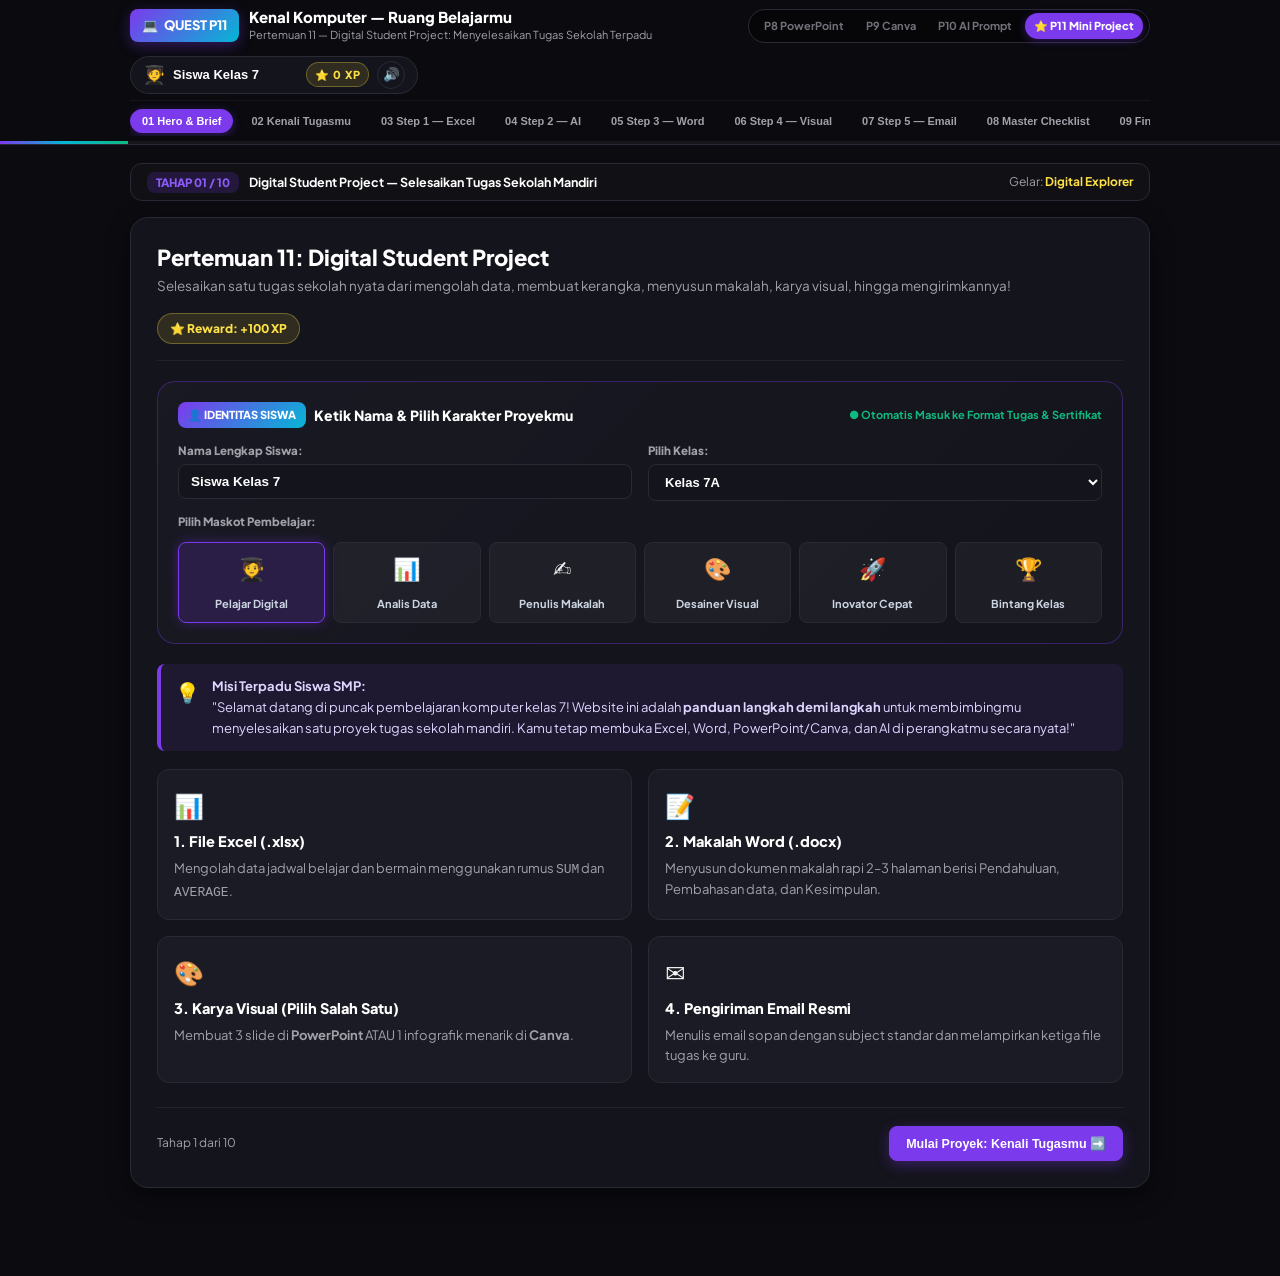
<file: pertemuan11/pertemuan11.html>
<!DOCTYPE html>
<html lang="id">
<head>
<meta charset="UTF-8">
<meta name="viewport" content="width=device-width, initial-scale=1.0">
<title>Kenal Komputer P11: Mini Project — Digital Student</title>
<meta name="description" content="Panduan interaktif siswa SMP Kelas 7 menyelesaikan tugas sekolah terpadu: mengolah data di Excel, menyusun makalah di Word, asisten AI kerangka tulisan, karya visual PowerPoint/Canva, dan pengumpulan email.">
<link rel="preconnect" href="https://fonts.googleapis.com">
<link rel="preconnect" href="https://fonts.gstatic.com" crossorigin>
<link href="https://fonts.googleapis.com/css2?family=Plus+Jakarta+Sans:wght@400;500;600;700;800;900&display=swap" rel="stylesheet">
<style>
:root {
  --bg-body: #0B0B10;
  --bg-card: #14141C;
  --bg-card-hover: #191924;
  --bg-surface: #1B1B25;
  --bg-surface-2: #222230;
  --border: #2A2A36;
  --border-light: rgba(255, 255, 255, 0.08);
  --purple: #7C3AED;
  --purple-glow: rgba(124, 58, 237, 0.35);
  --violet: #8B5CF6;
  --cyan: #06B6D4;
  --yellow: #FDE047;
  --green: #10B981;
  --red: #EF4444;
  --text-main: #F5F5F5;
  --text-muted: #A1A1AA;
  --text-dim: #71717A;
  --radius-lg: 18px;
  --radius-md: 12px;
  --radius-sm: 8px;
  --font-sans: 'Plus Jakarta Sans', system-ui, -apple-system, sans-serif;
}

* { box-sizing: border-box; margin: 0; padding: 0; }
body {
  background-color: var(--bg-body);
  color: var(--text-main);
  font-family: var(--font-sans);
  line-height: 1.6;
  padding-bottom: 90px;
  overflow-x: hidden;
  min-height: 100vh;
}
.container { max-width: 1060px; margin: 0 auto; padding: 0 20px; }

/* Sticky Top Navigation Bar */
.top-nav {
  position: sticky; top: 0; z-index: 100;
  background: rgba(11, 11, 16, 0.96); backdrop-filter: blur(14px);
  border-bottom: 1px solid var(--border); padding: 8px 0;
}
.nav-wrap { display: flex; align-items: center; justify-content: space-between; gap: 12px; flex-wrap: wrap; }
.brand-group { display: flex; align-items: center; gap: 10px; }
.brand-badge {
  background: linear-gradient(135deg, #7C3AED, #06B6D4); color: #fff;
  font-weight: 900; font-size: 13px; padding: 6px 12px; border-radius: var(--radius-sm);
  display: flex; align-items: center; gap: 6px; box-shadow: 0 4px 14px var(--purple-glow);
}
.brand-text h1 { font-size: 15px; font-weight: 800; color: #fff; line-height: 1.2; }
.brand-text p { font-size: 11px; color: var(--text-muted); }

.meeting-nav-row {
  display: flex; align-items: center; gap: 4px; background: rgba(0, 0, 0, 0.4);
  padding: 3px 6px; border-radius: 999px; border: 1px solid var(--border);
}
.meeting-tab { font-size: 11px; font-weight: 700; color: var(--text-dim); padding: 4px 9px; border-radius: 999px; text-decoration: none; }
.meeting-tab.active { background: var(--purple); color: #fff; font-weight: 800; box-shadow: 0 2px 8px var(--purple-glow); }

.user-panel {
  display: flex; align-items: center; gap: 8px; background: var(--bg-card);
  border: 1px solid var(--border); padding: 4px 12px; border-radius: 999px;
}
.avatar-btn { font-size: 18px; background: transparent; border: none; cursor: pointer; line-height: 1; }
.name-input { background: transparent; border: none; color: #fff; font-weight: 700; font-size: 13px; outline: none; width: 125px; }
.xp-pill {
  display: inline-flex; align-items: center; gap: 4px; background: rgba(253, 224, 71, 0.12);
  color: var(--yellow); border: 1px solid rgba(253, 224, 71, 0.3); font-size: 11px; font-weight: 800;
  padding: 3px 8px; border-radius: 999px;
}
.sound-toggle-btn {
  background: transparent; border: 1px solid var(--border); color: var(--text-muted);
  width: 28px; height: 28px; border-radius: 50%; cursor: pointer; display: flex; align-items: center; justify-content: center;
}

/* Stepper Subnav */
.subnav-stages {
  display: flex; align-items: center; gap: 6px; overflow-x: auto;
  padding: 8px 0 2px; border-top: 1px solid rgba(255, 255, 255, 0.05); margin-top: 6px; scrollbar-width: none;
}
.subnav-stages::-webkit-scrollbar { display: none; }
.stage-step-btn {
  background: transparent; color: var(--text-muted); font-size: 11px; font-weight: 700;
  padding: 5px 11px; border-radius: 999px; border: 1px solid transparent; cursor: pointer;
  white-space: nowrap; transition: all 0.2s;
}
.stage-step-btn:hover { color: #fff; background: rgba(255, 255, 255, 0.05); }
.stage-step-btn.active {
  background: var(--purple); color: #fff; border-color: var(--purple);
  box-shadow: 0 2px 10px var(--purple-glow);
}
.stage-step-btn.done { border-color: rgba(16, 185, 129, 0.4); color: var(--green); }

.global-progress-wrap { width: 100%; background: rgba(255, 255, 255, 0.05); height: 3px; position: absolute; bottom: 0; left: 0; }
.global-progress-fill { height: 100%; width: 10%; background: linear-gradient(90deg, #7C3AED, #06B6D4, #10B981); transition: width 0.35s ease; }

.page-stepper-bar {
  display: flex; align-items: center; justify-content: space-between;
  background: rgba(255, 255, 255, 0.02); border: 1px solid var(--border);
  padding: 8px 16px; border-radius: var(--radius-md); margin-top: 18px; font-size: 12.5px;
}
.page-counter-badge {
  background: rgba(124, 58, 237, 0.18); color: var(--violet); font-weight: 900;
  padding: 3px 9px; border-radius: var(--radius-sm); font-size: 11.5px;
}

/* Page Container */
.mission-page { display: none; animation: pageFadeIn 0.3s ease; margin-top: 16px; }
.mission-page.active-page { display: block; }
@keyframes pageFadeIn { from { opacity: 0; transform: translateY(8px); } to { opacity: 1; transform: translateY(0); } }

/* Cards & Layout */
.card-mission {
  background: var(--bg-card); border: 1px solid var(--border); border-radius: var(--radius-lg);
  padding: 26px; position: relative; box-shadow: 0 8px 24px rgba(0, 0, 0, 0.4);
}
.mission-hero-header {
  border-bottom: 1px solid rgba(255, 255, 255, 0.06); padding-bottom: 16px; margin-bottom: 20px;
  display: flex; justify-content: space-between; align-items: flex-start; gap: 16px; flex-wrap: wrap;
}
.mission-title-group h2 { font-size: 22px; font-weight: 900; color: #fff; line-height: 1.25; }
.mission-title-group p { font-size: 13.5px; color: var(--text-muted); margin-top: 4px; }
.mission-xp-badge {
  background: rgba(253, 224, 71, 0.12); color: var(--yellow); border: 1px solid rgba(253, 224, 71, 0.3);
  font-size: 12px; font-weight: 800; padding: 5px 12px; border-radius: 999px;
}

.grid-3 { display: grid; grid-template-columns: repeat(auto-fit, minmax(280px, 1fr)); gap: 14px; }
.grid-2 { display: grid; grid-template-columns: repeat(auto-fit, minmax(320px, 1fr)); gap: 16px; }

.box-info { background: var(--bg-surface); border: 1px solid var(--border); border-radius: var(--radius-md); padding: 16px; transition: all 0.2s; }
.box-info.accent { border-color: var(--purple); box-shadow: 0 0 16px var(--purple-glow); }
.box-icon { font-size: 24px; margin-bottom: 6px; }
.box-title { font-size: 14.5px; font-weight: 800; color: #fff; margin-bottom: 5px; }
.box-desc { font-size: 13px; color: var(--text-muted); line-height: 1.55; }

.notice-box {
  display: flex; gap: 12px; background: rgba(124, 58, 237, 0.1); border-left: 4px solid var(--purple);
  border-radius: var(--radius-sm); padding: 12px 14px; margin: 14px 0; font-size: 13px; color: #DDD6FE;
}
.notice-icon { font-size: 20px; flex-shrink: 0; }

/* Student Identity Card */
.identity-card {
  background: linear-gradient(135deg, rgba(27, 27, 37, 0.8), rgba(20, 20, 28, 0.95));
  border: 1.5px solid rgba(124, 58, 237, 0.35); border-radius: var(--radius-lg); padding: 20px; margin-bottom: 20px;
}
.identity-header { display: flex; justify-content: space-between; align-items: center; flex-wrap: wrap; gap: 8px; margin-bottom: 14px; }
.identity-tag { background: linear-gradient(135deg, var(--purple), var(--cyan)); color: #fff; font-size: 11px; font-weight: 900; padding: 4px 10px; border-radius: var(--radius-sm); }
.avatar-grid { display: grid; grid-template-columns: repeat(auto-fit, minmax(100px, 1fr)); gap: 8px; margin-top: 10px; }
.avatar-choice-card {
  background: rgba(255, 255, 255, 0.04); border: 1.5px solid var(--border); border-radius: var(--radius-sm);
  padding: 8px 6px; text-align: center; cursor: pointer; transition: all 0.2s;
}
.avatar-choice-card:hover { border-color: var(--violet); }
.avatar-choice-card.selected { border-color: var(--purple); background: rgba(124, 58, 237, 0.18); box-shadow: 0 0 12px var(--purple-glow); }
.avatar-choice-emoji { font-size: 22px; display: block; margin-bottom: 3px; }
.avatar-choice-name { font-size: 11px; font-weight: 700; color: #cbd5e1; }

/* Custom Excel Table */
.data-table-wrap { overflow-x: auto; margin: 14px 0; }
.custom-excel-table {
  width: 100%; border-collapse: collapse; font-size: 13px; text-align: center;
  background: var(--bg-surface); border: 1px solid var(--border); border-radius: 8px; overflow: hidden;
}
.custom-excel-table th { background: #1E293B; color: #38BDF8; font-weight: 800; padding: 10px 14px; border: 1px solid var(--border); }
.custom-excel-table td { padding: 9px 14px; border: 1px solid var(--border); color: #E2E8F0; }
.custom-excel-table tr:nth-child(even) td { background: rgba(255, 255, 255, 0.02); }
.custom-excel-table tfoot td { font-weight: 800; background: rgba(124, 58, 237, 0.15); color: #FDE047; }

/* Prompt Box */
.prompt-box {
  background: rgba(0, 0, 0, 0.35); border: 1px solid var(--border); border-radius: var(--radius-sm);
  padding: 12px 14px; font-family: monospace; font-size: 12.5px; color: #A5F3FC; position: relative; margin: 8px 0;
  white-space: pre-wrap; line-height: 1.6;
}

/* Chat Simulator Visual */
.chat-window {
  background: var(--bg-body); border: 1px solid var(--border); border-radius: var(--radius-md);
  padding: 16px; margin: 16px 0; display: flex; flex-direction: column; gap: 12px;
}
.chat-bubble { max-width: 85%; padding: 12px 16px; border-radius: 12px; font-size: 13px; line-height: 1.55; }
.chat-user {
  align-self: flex-end; background: linear-gradient(135deg, #6D28D9, #7C3AED);
  color: #fff; border-bottom-right-radius: 2px;
}
.chat-ai {
  align-self: flex-start; background: var(--bg-surface); border: 1px solid var(--border);
  color: #E2E8F0; border-bottom-left-radius: 2px;
}
.chat-ai-header { display: flex; align-items: center; gap: 6px; font-size: 11px; font-weight: 800; color: var(--cyan); margin-bottom: 6px; }

/* Interactive Checklist Items */
.check-item {
  display: flex; align-items: flex-start; gap: 12px; padding: 12px; background: var(--bg-surface);
  border: 1px solid var(--border); border-radius: var(--radius-sm); cursor: pointer; transition: all 0.2s;
  margin-bottom: 8px; user-select: none;
}
.check-item:hover { border-color: var(--violet); }
.check-item.done { border-color: var(--green); background: rgba(16, 185, 129, 0.08); }
.check-box-icon {
  width: 22px; height: 22px; border-radius: 6px; border: 2px solid var(--border);
  display: flex; align-items: center; justify-content: center; font-weight: 900; font-size: 12px; flex-shrink: 0;
}
.check-item.done .check-box-icon { background: var(--green); border-color: var(--green); color: #022c22; }

/* Visual Studio Choice Tabs */
.visual-choice-btn {
  background: rgba(255, 255, 255, 0.04); border: 1.5px solid var(--border);
  color: var(--text-muted); font-size: 13px; font-weight: 800; padding: 10px 18px;
  border-radius: var(--radius-md); cursor: pointer; transition: all 0.2s;
  display: flex; align-items: center; gap: 8px; flex: 1; justify-content: center;
}
.visual-choice-btn:hover { border-color: var(--violet); color: #fff; }
.visual-choice-btn.active {
  background: var(--purple); border-color: var(--purple); color: #fff;
  box-shadow: 0 4px 16px var(--purple-glow);
}

/* Final Quiz Arena Styles */
.quiz-arena-wrap {
  background: linear-gradient(135deg, rgba(20, 20, 28, 0.95), rgba(11, 11, 16, 0.98));
  border: 1.5px solid rgba(124, 58, 237, 0.4); border-radius: var(--radius-lg);
  padding: 24px; box-shadow: 0 12px 36px rgba(0, 0, 0, 0.5), 0 0 24px var(--purple-glow);
  margin-top: 10px;
}
.quiz-arena-hud {
  display: flex; justify-content: space-between; align-items: center; flex-wrap: wrap;
  gap: 12px; padding-bottom: 16px; border-bottom: 1px solid rgba(255, 255, 255, 0.08); margin-bottom: 20px;
}
.quiz-hud-badge {
  background: linear-gradient(135deg, var(--purple), var(--cyan));
  color: #fff; font-weight: 900; font-size: 11px; padding: 4px 10px; border-radius: var(--radius-sm);
  box-shadow: 0 2px 8px var(--purple-glow);
}
.quiz-stepper-dots { display: flex; gap: 6px; align-items: center; flex-wrap: wrap; }
.quiz-dot-item {
  width: 30px; height: 30px; border-radius: 50%; background: rgba(255, 255, 255, 0.05);
  border: 1.5px solid var(--border); color: var(--text-dim); font-size: 11px; font-weight: 800;
  display: flex; align-items: center; justify-content: center; cursor: pointer; transition: all 0.2s;
}
.quiz-dot-item.active { border-color: var(--purple); background: rgba(124, 58, 237, 0.25); color: #fff; box-shadow: 0 0 12px var(--purple-glow); }
.quiz-dot-item.solved { border-color: var(--green); background: rgba(16, 185, 129, 0.2); color: var(--green); }

.quiz-card-stage { display: none; animation: pageFadeIn 0.3s ease; }
.quiz-card-stage.active-stage { display: block; }
.quiz-q-title { font-size: 14px; font-weight: 800; color: #fff; margin-bottom: 12px; }
.quiz-option-card {
  background: rgba(255, 255, 255, 0.03); border: 1.5px solid var(--border); border-radius: var(--radius-md);
  padding: 13px 16px; display: flex; align-items: center; gap: 12px; cursor: pointer; transition: all 0.2s; text-align: left;
  margin-bottom: 10px;
}
.quiz-option-card:hover { background: rgba(255, 255, 255, 0.06); border-color: var(--violet); transform: translateX(3px); }
.quiz-opt-letter {
  width: 30px; height: 30px; border-radius: 8px; background: rgba(255, 255, 255, 0.08);
  border: 1px solid var(--border); color: #fff; font-weight: 900; font-size: 12px;
  display: flex; align-items: center; justify-content: center; flex-shrink: 0;
}
.quiz-opt-text { font-size: 13px; font-weight: 700; color: #e2e8f0; line-height: 1.45; }
.quiz-option-card.correct { background: rgba(16, 185, 129, 0.15) !important; border-color: var(--green) !important; }
.quiz-option-card.correct .quiz-opt-letter { background: var(--green); color: #022c22; border-color: var(--green); }
.quiz-option-card.correct .quiz-opt-text { color: #6ee7b7; }
.quiz-option-card.wrong { background: rgba(239, 68, 68, 0.15) !important; border-color: var(--red) !important; }
.quiz-option-card.wrong .quiz-opt-letter { background: var(--red); color: #fff; border-color: var(--red); }
.quiz-option-card.wrong .quiz-opt-text { color: #fca5a5; }

.quiz-explanation-banner {
  background: var(--bg-surface); border-radius: var(--radius-md); padding: 14px 16px;
  margin-top: 14px; font-size: 13px; line-height: 1.55; display: none; animation: pageFadeIn 0.25s ease;
}

/* Certificate — colourful, student-friendly, and print-safe */
.cert-edit-tools {
  display: flex; align-items: center; justify-content: space-between; gap: 12px; flex-wrap: wrap;
  background: var(--bg-surface); border: 1px solid var(--border); border-radius: 12px;
  padding: 12px 14px; margin-top: 20px;
}
.cert-edit-tools label { color: #E2E8F0; font-size: 12px; font-weight: 800; }
.cert-edit-tools input {
  min-width: 240px; max-width: 100%; flex: 1; background: var(--bg-body); color: #fff;
  border: 1px solid #4F46E5; border-radius: 8px; padding: 10px 12px; font: inherit; font-size: 12.5px; outline: none;
}
.cert-edit-tools input:focus { border-color: #22D3EE; box-shadow: 0 0 0 3px rgba(34,211,238,.15); }
.cert-edit-hint { color: var(--text-muted); font-size: 11px; }
.cert-wrapper {
  isolation: isolate; overflow: hidden; position: relative; text-align: center; margin-top: 14px;
  padding: 30px 28px 24px; border: 4px solid #25336D; border-radius: 18px;
  color: #18224C; background: linear-gradient(135deg, #F8FAFF 0%, #FFFFFF 52%, #F3F0FF 100%);
  box-shadow: 0 16px 36px rgba(0,0,0,.28);
}
.cert-wrapper::before {
  content: ""; position: absolute; inset: 8px; border: 1px solid rgba(37,51,109,.28);
  border-radius: 10px; pointer-events: none; z-index: -1;
}
.cert-wrapper::after {
  content: "✦"; position: absolute; top: 18px; right: 28px; font-size: 92px; line-height: 1;
  color: rgba(124,58,237,.08); transform: rotate(12deg); pointer-events: none; z-index: -1;
}
.cert-topline { display: flex; justify-content: space-between; align-items: center; gap: 12px; margin-bottom: 12px; }
.cert-brand-mark {
  display: inline-flex; align-items: center; gap: 7px; padding: 6px 11px; border-radius: 999px;
  background: #E8EAFE; color: #3730A3; font-size: 10px; font-weight: 900; letter-spacing: 1px;
}
.cert-code { color: #64709A; font-size: 9px; font-weight: 900; letter-spacing: 1.4px; }
.cert-medal {
  display: flex; align-items: center; justify-content: center; width: 58px; height: 58px; margin: 0 auto 8px;
  border: 3px solid #F0B429; border-radius: 50%; background: linear-gradient(145deg, #FFF7C2, #FFD765);
  box-shadow: 0 5px 0 #E8A91B, 0 8px 18px rgba(240,180,41,.23); font-size: 29px;
}
.cert-eyebrow { color: #6D28D9; font-size: 11px; font-weight: 900; letter-spacing: 3px; text-transform: uppercase; }
.cert-title-main { color: #172554; font-size: clamp(28px, 3.5vw, 38px); font-weight: 900; line-height: 1.08; letter-spacing: 1px; margin: 5px 0 2px; }
.cert-subtitle { color: #0E7490; font-size: 13px; font-weight: 900; letter-spacing: 2px; text-transform: uppercase; }
.cert-award-line { color: #59627E; font-size: 12px; margin-top: 15px; }
.cert-name-text {
  display: block; max-width: 100%; overflow-wrap: anywhere; color: #5B21B6; font-size: clamp(25px, 3.3vw, 36px);
  font-weight: 900; line-height: 1.16; padding: 3px 14px 7px; margin: 3px auto 7px;
  border-bottom: 2px solid #F0B429; width: fit-content; min-width: min(60%, 250px);
}
.cert-class-pill {
  display: inline-block; align-self: center; width: fit-content; max-width: 100%; background: #DDF7F8; color: #155E75; border: 1px solid #8ADDE5;
  border-radius: 999px; padding: 4px 13px; font-size: 11px; font-weight: 900;
}
.cert-p { color: #47516F; font-size: 12px; line-height: 1.65; max-width: 760px; margin: 12px auto 14px; }
.cert-p strong { color: #25336D; }
.cert-stamps { display: flex; align-items: center; justify-content: center; width: 100%; gap: 7px; flex-wrap: wrap; margin: 0 auto 17px; }
.cert-stamp-badge {
  border: 1px solid #C7D2FE; background: #EEF2FF; color: #3730A3; font-size: 9px;
  font-weight: 900; padding: 6px 10px; border-radius: 7px; white-space: nowrap;
}
.cert-signatures { display: grid; grid-template-columns: 1fr 1fr; gap: 34px; width: 100%; max-width: 700px; margin: 2px auto 0; }
.cert-signature { min-width: 0; text-align: center; color: #344064; }
.cert-signature-label { font-size: 10px; font-weight: 900; letter-spacing: 1px; text-transform: uppercase; }
.cert-signature-name {
  display: block; margin: 20px auto 4px; padding: 0 5px 4px; border-bottom: 1px solid #8992B2;
  color: #1E2A59; font-size: 12px; font-weight: 900; overflow-wrap: anywhere;
}
.cert-signature-caption { color: #6B7390; font-size: 9px; }
.cert-footer {
  display: flex; justify-content: space-between; align-items: center; flex-wrap: wrap; gap: 8px;
  border-top: 1px solid #DDE2F4; padding-top: 10px; margin-top: 15px; color: #65708F; font-size: 9px; font-weight: 800;
  letter-spacing: .5px;
}
.cert-footer-motto { color: #6D28D9; }

/* Buttons */
.btn {
  background: rgba(255, 255, 255, 0.08); border: 1px solid var(--border); color: #fff;
  padding: 9px 16px; border-radius: var(--radius-sm); font-size: 12.5px; font-weight: 800;
  cursor: pointer; display: inline-flex; align-items: center; gap: 6px; transition: all 0.2s; text-decoration: none;
}
.btn:hover { background: rgba(255, 255, 255, 0.14); border-color: var(--violet); }
.btn.primary { background: var(--purple); border-color: var(--purple); box-shadow: 0 4px 14px var(--purple-glow); }
.btn.primary:hover { background: #6D28D9; }
.btn.success { background: var(--green); border-color: var(--green); color: #022c22; font-weight: 900; }
.btn.secondary { background: var(--bg-surface); color: #cbd5e1; }

.page-bottom-nav {
  display: flex; justify-content: space-between; align-items: center; margin-top: 24px;
  padding-top: 18px; border-top: 1px solid rgba(255, 255, 255, 0.06); flex-wrap: wrap; gap: 12px;
}

/* Toast */
.toast-notice {
  position: fixed; bottom: 24px; right: 24px; background: var(--purple); color: #fff;
  padding: 10px 18px; border-radius: 8px; font-size: 12.5px; font-weight: 800;
  box-shadow: 0 4px 20px var(--purple-glow); z-index: 999; display: none; animation: pageFadeIn 0.2s ease;
}

/* Print: only the certificate, fitted to one A4 landscape page */
@page { size: A4 landscape; margin: 0; }
@media print {
  @page { size: A4 landscape; margin: 0; }
  html, body { width: 297mm !important; height: 210mm !important; margin: 0 !important; padding: 0 !important; background: #fff !important; }
  body { -webkit-print-color-adjust: exact !important; print-color-adjust: exact !important; }
  /* Hide non-certificate content with display rules so no hidden UI reserves space. */
  body > * { display: none !important; }
  body > main.container { display: block !important; width: 297mm !important; max-width: none !important; margin: 0 !important; padding: 0 !important; }
  main.container > * { display: none !important; }
  main.container > #page10 { display: block !important; position: static !important; margin: 0 !important; padding: 0 !important; }
  #page10 .card-mission { display: block !important; margin: 0 !important; padding: 0 !important; border: 0 !important; box-shadow: none !important; background: transparent !important; }
  #page10 .card-mission > * { display: none !important; }
  #page10 .card-mission > #certArea { display: flex !important; }
  #certArea {
    display: flex !important; flex-direction: column !important; justify-content: space-between !important;
    position: fixed !important; left: 7mm !important; top: 7mm !important;
    width: 283mm !important; height: 196mm !important; min-height: 0 !important; max-height: 196mm !important;
    margin: 0 !important; padding: 7mm 10mm 6mm !important; box-sizing: border-box !important;
    border: 1.3mm solid #25336D !important; border-radius: 4mm !important; overflow: hidden !important;
    box-shadow: none !important; background: linear-gradient(135deg, #F8FAFF 0%, #FFFFFF 52%, #F3F0FF 100%) !important;
    page-break-inside: avoid !important; break-inside: avoid !important;
  }
  .cert-edit-tools, .cert-no-print { display: none !important; }
  .cert-topline { margin-bottom: 2mm !important; }
  .cert-brand-mark { padding: 1.5mm 3mm !important; font-size: 7.5pt !important; }
  .cert-code { font-size: 7pt !important; }
  .cert-medal { width: 15mm !important; height: 15mm !important; font-size: 22pt !important; margin-bottom: 1mm !important; box-shadow: 0 2px 0 #E8A91B !important; }
  .cert-eyebrow { font-size: 8pt !important; letter-spacing: 2pt !important; }
  .cert-title-main { font-size: 27pt !important; line-height: 1.05 !important; margin: 1mm 0 !important; }
  .cert-subtitle { font-size: 9pt !important; letter-spacing: 1.5pt !important; }
  .cert-award-line { font-size: 9pt !important; margin-top: 3mm !important; }
  .cert-name-text { font-size: 25pt !important; line-height: 1.05 !important; margin: 1mm auto 1.5mm !important; padding: 1mm 8mm 2mm !important; }
  .cert-class-pill { font-size: 8pt !important; padding: 1mm 4mm !important; }
  .cert-p { font-size: 9pt !important; line-height: 1.45 !important; max-width: 235mm !important; margin: 3mm auto !important; }
  .cert-stamps { width: 100% !important; gap: 2mm !important; flex-wrap: nowrap !important; margin-bottom: 2mm !important; }
  .cert-stamp-badge { font-size: 7pt !important; padding: 1.5mm 2mm !important; }
  .cert-signatures { width: 100% !important; max-width: 190mm !important; gap: 24mm !important; }
  .cert-class-pill { align-self: center !important; width: fit-content !important; }
  .cert-signature-label { font-size: 7.5pt !important; }
  .cert-signature-name { margin-top: 8mm !important; margin-bottom: 1mm !important; padding-bottom: 1mm !important; font-size: 9pt !important; }
  .cert-signature-caption { font-size: 7pt !important; }
  .cert-footer { margin-top: 2mm !important; padding-top: 2mm !important; font-size: 7pt !important; }
  .cert-wrapper::after { font-size: 65pt !important; }
}
@media (max-width: 768px) {
  .grid-2 { grid-template-columns: 1fr; }
  .card-mission { padding: 16px; }
  .cert-wrapper { padding: 24px 14px 18px; }
  .cert-topline { align-items: flex-start; }
  .cert-brand-mark { font-size: 8px; letter-spacing: .4px; }
  .cert-code { font-size: 7px; }
  .cert-signatures { gap: 14px; }
  .cert-footer { justify-content: center; text-align: center; }
}
</style>
</head>
<body>

<!-- Floating Header -->
<header class="top-nav">
  <div class="container">
    <div class="nav-wrap">
      <div class="brand-group">
        <div class="brand-badge"><span>💻</span> QUEST P11</div>
        <div class="brand-text">
          <h1>Kenal Komputer — Ruang Belajarmu</h1>
          <p>Pertemuan 11 — Digital Student Project: Menyelesaikan Tugas Sekolah Terpadu</p>
        </div>
      </div>

      <nav class="meeting-nav-row" aria-label="Pilihan Pertemuan">
        <span class="meeting-tab">P8 PowerPoint</span>
        <span class="meeting-tab">P9 Canva</span>
        <span class="meeting-tab">P10 AI Prompt</span>
        <span class="meeting-tab active">⭐ P11 Mini Project</span>
      </nav>

      <div class="user-panel">
        <button class="avatar-btn" id="avatarDisplayBtn" title="Ganti Avatar" onclick="cycleAvatar()">🧑‍🎓</button>
        <input type="text" class="name-input" id="studentNameInput" placeholder="Ketik Nama Siswa..." value="Siswa Kelas 7" oninput="handleNameChange(this.value)">
        <div class="xp-pill"><span>⭐</span> <span id="xpDisplay">0</span> XP</div>
        <button class="sound-toggle-btn" id="soundToggleBtn" onclick="toggleSound()" title="Aktif/Nonaktifkan Suara">🔊</button>
      </div>
    </div>

    <!-- Stepper Navigation (10 Misi Terpadu) -->
    <nav class="subnav-stages" id="subnavStages" aria-label="Navigasi Tahapan Proyek">
      <button class="stage-step-btn active" id="navBtn1" onclick="switchPage(1)">01 Hero & Brief</button>
      <button class="stage-step-btn" id="navBtn2" onclick="switchPage(2)">02 Kenali Tugasmu</button>
      <button class="stage-step-btn" id="navBtn3" onclick="switchPage(3)">03 Step 1 — Excel</button>
      <button class="stage-step-btn" id="navBtn4" onclick="switchPage(4)">04 Step 2 — AI</button>
      <button class="stage-step-btn" id="navBtn5" onclick="switchPage(5)">05 Step 3 — Word</button>
      <button class="stage-step-btn" id="navBtn6" onclick="switchPage(6)">06 Step 4 — Visual</button>
      <button class="stage-step-btn" id="navBtn7" onclick="switchPage(7)">07 Step 5 — Email</button>
      <button class="stage-step-btn" id="navBtn8" onclick="switchPage(8)">08 Master Checklist</button>
      <button class="stage-step-btn" id="navBtn9" onclick="switchPage(9)">09 Final Quiz</button>
      <button class="stage-step-btn" id="navBtn10" onclick="switchPage(10)">10 Completion & Cert 🏆</button>
    </nav>
  </div>
  <div class="global-progress-wrap"><div class="global-progress-fill" id="globalProgressFill"></div></div>
</header>

<main class="container">

  <!-- Stepper Banner -->
  <div class="page-stepper-bar">
    <div>
      <span class="page-counter-badge" id="stepperBadge">TAHAP 01 / 10</span>
      <strong style="color:#fff; margin-left:8px;" id="stepperTitle">Digital Student Project — Selesaikan Tugas Sekolah Mandiri</strong>
    </div>
    <div style="color:var(--text-muted); font-size:12px;">
      Gelar: <strong style="color:var(--yellow);" id="rankTitle">Digital Explorer</strong>
    </div>
  </div>

  <!-- ════════════ SECTION 1: HERO & IDENTITAS ════════════ -->
  <div class="mission-page active-page" id="page1">
    <div class="card-mission">
      <div class="mission-hero-header">
        <div class="mission-title-group">
          <h2>Pertemuan 11: Digital Student Project</h2>
          <p>Selesaikan satu tugas sekolah nyata dari mengolah data, membuat kerangka, menyusun makalah, karya visual, hingga mengirimkannya!</p>
        </div>
        <div class="mission-xp-badge">⭐ Reward: +100 XP</div>
      </div>

      <!-- Identity Card -->
      <div class="identity-card">
        <div class="identity-header">
          <div style="display:flex; align-items:center; gap:8px;">
            <span class="identity-tag">👤 IDENTITAS SISWA</span>
            <h3 style="font-size:14px; font-weight:800; color:#fff;">Ketik Nama & Pilih Karakter Proyekmu</h3>
          </div>
          <span style="font-size:11px; color:var(--green); font-weight:700;">● Otomatis Masuk ke Format Tugas & Sertifikat</span>
        </div>
        <div class="grid-2">
          <div>
            <label style="font-size:11.5px; font-weight:800; color:var(--text-muted); display:block; margin-bottom:4px;">Nama Lengkap Siswa:</label>
            <input type="text" id="m1NameInput" value="Siswa Kelas 7" oninput="syncStudentNameFromM1(this.value)" style="width:100%; background:var(--bg-card); border:1px solid var(--border); border-radius:var(--radius-sm); color:#fff; padding:9px 12px; font-size:13.5px; font-weight:700; outline:none;">
          </div>
          <div>
            <label style="font-size:11.5px; font-weight:800; color:var(--text-muted); display:block; margin-bottom:4px;">Pilih Kelas:</label>
            <select id="m1ClassSelect" onchange="syncClassFromM1(this.value)" style="width:100%; background:var(--bg-card); border:1px solid var(--border); border-radius:var(--radius-sm); color:#fff; padding:9px 12px; font-size:13px; font-weight:700; outline:none;">
              <option value="7A">Kelas 7A</option>
              <option value="7B">Kelas 7B</option>
              <option value="7C">Kelas 7C</option>
              <option value="7D">Kelas 7D</option>
              <option value="7E">Kelas 7E</option>
            </select>
          </div>
        </div>
        <div style="margin-top:12px;">
          <label style="font-size:11.5px; font-weight:800; color:var(--text-muted); display:block; margin-bottom:5px;">Pilih Maskot Pembelajar:</label>
          <div class="avatar-grid">
            <div class="avatar-choice-card selected" onclick="pickAvatarIndex(0, this)"><span class="avatar-choice-emoji">🧑‍🎓</span><span class="avatar-choice-name">Pelajar Digital</span></div>
            <div class="avatar-choice-card" onclick="pickAvatarIndex(1, this)"><span class="avatar-choice-emoji">📊</span><span class="avatar-choice-name">Analis Data</span></div>
            <div class="avatar-choice-card" onclick="pickAvatarIndex(2, this)"><span class="avatar-choice-emoji">✍️</span><span class="avatar-choice-name">Penulis Makalah</span></div>
            <div class="avatar-choice-card" onclick="pickAvatarIndex(3, this)"><span class="avatar-choice-emoji">🎨</span><span class="avatar-choice-name">Desainer Visual</span></div>
            <div class="avatar-choice-card" onclick="pickAvatarIndex(4, this)"><span class="avatar-choice-emoji">🚀</span><span class="avatar-choice-name">Inovator Cepat</span></div>
            <div class="avatar-choice-card" onclick="pickAvatarIndex(5, this)"><span class="avatar-choice-emoji">🏆</span><span class="avatar-choice-name">Bintang Kelas</span></div>
          </div>
        </div>
      </div>

      <div class="notice-box">
        <span class="notice-icon">💡</span>
        <div>
          <strong>Misi Terpadu Siswa SMP:</strong>
          <p>"Selamat datang di puncak pembelajaran komputer kelas 7! Website ini adalah <strong>panduan langkah demi langkah</strong> untuk membimbingmu menyelesaikan satu proyek tugas sekolah mandiri. Kamu tetap membuka Excel, Word, PowerPoint/Canva, dan AI di perangkatmu secara nyata!"</p>
        </div>
      </div>

      <!-- 4 Pilar Hasil Akhir Proyek -->
      <div class="grid-2" style="margin-top:18px;">
        <div class="box-info">
          <div class="box-icon">📊</div>
          <div class="box-title">1. File Excel (.xlsx)</div>
          <div class="box-desc">Mengolah data jadwal belajar dan bermain menggunakan rumus <code>SUM</code> dan <code>AVERAGE</code>.</div>
        </div>
        <div class="box-info">
          <div class="box-icon">📝</div>
          <div class="box-title">2. Makalah Word (.docx)</div>
          <div class="box-desc">Menyusun dokumen makalah rapi 2–3 halaman berisi Pendahuluan, Pembahasan data, dan Kesimpulan.</div>
        </div>
        <div class="box-info">
          <div class="box-icon">🎨</div>
          <div class="box-title">3. Karya Visual (Pilih Salah Satu)</div>
          <div class="box-desc">Membuat 3 slide di <strong>PowerPoint</strong> ATAU 1 infografik menarik di <strong>Canva</strong>.</div>
        </div>
        <div class="box-info">
          <div class="box-icon">✉️</div>
          <div class="box-title">4. Pengiriman Email Resmi</div>
          <div class="box-desc">Menulis email sopan dengan subject standar dan melampirkan ketiga file tugas ke guru.</div>
        </div>
      </div>

      <div class="page-bottom-nav">
        <span style="font-size:12px; color:var(--text-muted);">Tahap 1 dari 10</span>
        <button class="btn primary" onclick="switchPage(2)">Mulai Proyek: Kenali Tugasmu ➡️</button>
      </div>
    </div>
  </div>

  <!-- ════════════ SECTION 2: BRIEF STUDI KASUS ════════════ -->
  <div class="mission-page" id="page2">
    <div class="card-mission">
      <div class="mission-hero-header">
        <div class="mission-title-group">
          <h2>Brief Studi Kasus: Kenali Tugasmu</h2>
          <p>Pahami skenario tugas sekolah agar kamu tahu persis apa yang harus kamu selesaikan.</p>
        </div>
        <div class="mission-xp-badge">⭐ Reward: +100 XP</div>
      </div>

      <div style="background:var(--bg-surface); border:1.5px solid var(--purple); border-radius:var(--radius-md); padding:20px; margin-bottom:18px;">
        <span style="background:var(--purple); color:#fff; font-size:10.5px; font-weight:900; padding:3px 8px; border-radius:4px; text-transform:uppercase;">📌 TOPIK MAKALAH SEKOLAH</span>
        <h3 style="font-size:18px; font-weight:900; color:#fff; margin:8px 0 6px;">“CARA MENGATUR WAKTU BELAJAR DAN BERMAIN BAGI SISWA SMP”</h3>
        <p style="font-size:13px; color:#E2E8F0; line-height:1.65;">
          Kamu mendapat tugas sekolah untuk membuat makalah sederhana tentang cara membagi waktu belajar dan bermain. Kamu akan mengolah data contoh menggunakan <strong>Excel</strong>, meminta bantuan <strong>AI</strong> untuk menyusun kerangka, menyusun makalah menggunakan <strong>Word</strong>, membuat satu karya visual pendukung (<strong>PowerPoint ATAU Canva</strong>), lalu mengirim tugas melalui <strong>Email</strong> lengkap dengan lampirannya.
        </p>
      </div>

      <div class="notice-box">
        <span class="notice-icon">🛡️</span>
        <div>
          <strong>Bebas Survei & Praktis:</strong>
          <p>Kamu <strong>tidak perlu melakukan survei</strong> atau bertanya ke teman sekelas. Seluruh data angka contoh sudah disiapkan rapi di halaman berikutnya agar kamu bisa langsung fokus belajar mengolahnya!</p>
        </div>
      </div>

      <div style="margin-top:20px;">
        <h4 style="font-size:14px; font-weight:800; color:#fff; margin-bottom:10px;">🗺️ Alur Kerja Proyek Digitalmu:</h4>
        <div style="display:flex; flex-direction:column; gap:8px;">
          <div style="background:rgba(255,255,255,0.03); border:1px solid var(--border); border-radius:8px; padding:10px 14px; display:flex; align-items:center; gap:10px;">
            <span style="background:#06B6D4; color:#083344; font-weight:900; font-size:11px; width:24px; height:24px; border-radius:50%; display:flex; align-items:center; justify-content:center;">1</span>
            <span style="font-size:12.5px; color:#E2E8F0;"><strong>Step 1 (Excel):</strong> Masukkan data jadwal belajar & bermain, hitung Total (SUM) dan Rata-rata (AVERAGE).</span>
          </div>
          <div style="background:rgba(255,255,255,0.03); border:1px solid var(--border); border-radius:8px; padding:10px 14px; display:flex; align-items:center; gap:10px;">
            <span style="background:#7C3AED; color:#fff; font-weight:900; font-size:11px; width:24px; height:24px; border-radius:50%; display:flex; align-items:center; justify-content:center;">2</span>
            <span style="font-size:12.5px; color:#E2E8F0;"><strong>Step 2 (AI Assistant):</strong> Gunakan prompt terarah untuk meminta kerangka 3 bab (Pendahuluan, Pembahasan, Kesimpulan).</span>
          </div>
          <div style="background:rgba(255,255,255,0.03); border:1px solid var(--border); border-radius:8px; padding:10px 14px; display:flex; align-items:center; gap:10px;">
            <span style="background:#3B82F6; color:#fff; font-weight:900; font-size:11px; width:24px; height:24px; border-radius:50%; display:flex; align-items:center; justify-content:center;">3</span>
            <span style="font-size:12.5px; color:#E2E8F0;"><strong>Step 3 (Word):</strong> Tulis makalah 2–3 halaman rapi dengan memasukkan hasil hitungan data Excel.</span>
          </div>
          <div style="background:rgba(255,255,255,0.03); border:1px solid var(--border); border-radius:8px; padding:10px 14px; display:flex; align-items:center; gap:10px;">
            <span style="background:#F59E0B; color:#78350F; font-weight:900; font-size:11px; width:24px; height:24px; border-radius:50%; display:flex; align-items:center; justify-content:center;">4</span>
            <span style="font-size:12.5px; color:#E2E8F0;"><strong>Step 4 (Visual Studio):</strong> Pilih salah satu: Buat 3 slide PowerPoint ATAU 1 infografik Canva.</span>
          </div>
          <div style="background:rgba(255,255,255,0.03); border:1px solid var(--border); border-radius:8px; padding:10px 14px; display:flex; align-items:center; gap:10px;">
            <span style="background:#10B981; color:#022C22; font-weight:900; font-size:11px; width:24px; height:24px; border-radius:50%; display:flex; align-items:center; justify-content:center;">5</span>
            <span style="font-size:12.5px; color:#E2E8F0;"><strong>Step 5 (Email):</strong> Susun pesan pengumpulan resmi dan lampirkan 3 berkas tugasmu.</span>
          </div>
        </div>
      </div>

      <div class="page-bottom-nav">
        <button class="btn secondary" onclick="switchPage(1)">⬅️ Kembali ke Hero</button>
        <button class="btn primary" onclick="switchPage(3)">Lanjut ke Step 1 (Excel) ➡️</button>
      </div>
    </div>
  </div>

  <!-- ════════════ SECTION 3: STEP 1 — EXCEL ════════════ -->
  <div class="mission-page" id="page3">
    <div class="card-mission">
      <div class="mission-hero-header">
        <div class="mission-title-group">
          <h2>Step 1: Olah Data dengan Microsoft Excel</h2>
          <p>Masukkan data contoh aktivitas harian siswa, gunakan rumus SUM dan AVERAGE untuk menemukan angka kuncinya.</p>
        </div>
        <div class="mission-xp-badge">⭐ Reward: +150 XP</div>
      </div>

      <!-- Tabel Data Contoh Asli -->
      <div style="background:var(--bg-surface); border:1px solid var(--border); border-radius:12px; padding:18px; margin-bottom:18px;">
        <div style="display:flex; justify-content:space-between; align-items:center; margin-bottom:10px; flex-wrap:wrap; gap:8px;">
          <h4 style="font-size:14px; font-weight:800; color:#fff;">📊 Data Contoh: Waktu Belajar vs Bermain Siswa (Senin - Jumat)</h4>
          <button class="btn secondary" style="font-size:11px; padding:4px 12px;" onclick="copyTableText()">📋 Salin Teks Data</button>
        </div>
        <p style="font-size:12px; color:var(--text-muted); margin-bottom:10px;">Salin atau ketik data ini ke dalam lembar kerja Microsoft Excel di laptopmu:</p>

        <div class="data-table-wrap">
          <table class="custom-excel-table" id="excelDataTable">
            <thead>
              <tr>
                <th style="width:20%;">Baris / Kolom</th>
                <th style="width:28%;">A (Hari)</th>
                <th style="width:26%;">B (Belajar - menit)</th>
                <th style="width:26%;">C (Bermain - menit)</th>
              </tr>
            </thead>
            <tbody>
              <tr>
                <td style="color:var(--text-dim); font-weight:bold;">Baris 2</td>
                <td>Senin</td>
                <td>30</td>
                <td>120</td>
              </tr>
              <tr>
                <td style="color:var(--text-dim); font-weight:bold;">Baris 3</td>
                <td>Selasa</td>
                <td>45</td>
                <td>90</td>
              </tr>
              <tr>
                <td style="color:var(--text-dim); font-weight:bold;">Baris 4</td>
                <td>Rabu</td>
                <td>30</td>
                <td>120</td>
              </tr>
              <tr>
                <td style="color:var(--text-dim); font-weight:bold;">Baris 5</td>
                <td>Kamis</td>
                <td>60</td>
                <td>60</td>
              </tr>
              <tr>
                <td style="color:var(--text-dim); font-weight:bold;">Baris 6</td>
                <td>Jumat</td>
                <td>45</td>
                <td>90</td>
              </tr>
            </tbody>
            <tfoot>
              <tr>
                <td colspan="2">Rumus Total</td>
                <td><code>=SUM(B2:B6)</code></td>
                <td><code>=SUM(C2:C6)</code></td>
              </tr>
              <tr>
                <td colspan="2">Rumus Rata-rata</td>
                <td><code>=AVERAGE(B2:B6)</code></td>
                <td><code>=AVERAGE(C2:C6)</code></td>
              </tr>
            </tfoot>
          </table>
        </div>
      </div>

      <!-- Instruksi Langkah Excel -->
      <div style="margin:20px 0;">
        <h4 style="font-size:14px; font-weight:800; color:#fff; margin-bottom:10px;">🛠️ Instruksi Pengerjaan di Excel:</h4>
        <ol style="font-size:12.5px; color:#E2E8F0; padding-left:20px; line-height:1.7;">
          <li>Buka aplikasi <strong>Microsoft Excel</strong> di laptop/komputer.</li>
          <li>Ketik judul tabel di baris 1: <code>Hari</code> di sel A1, <code>Belajar (menit)</code> di B1, dan <code>Bermain (menit)</code> di C1.</li>
          <li>Masukkan data Senin sampai Jumat dari baris 2 sampai 6 sesuai tabel di atas.</li>
          <li>Di sel B7, ketik rumus total belajar: <code>=SUM(B2:B6)</code> lalu tekan Enter.</li>
          <li>Di sel C7, ketik rumus total bermain: <code>=SUM(C2:C6)</code> lalu tekan Enter.</li>
          <li>Di sel B8, ketik rumus rata-rata belajar: <code>=AVERAGE(B2:B6)</code> lalu tekan Enter.</li>
          <li>Di sel C8, ketik rumus rata-rata bermain: <code>=AVERAGE(C2:C6)</code> lalu tekan Enter.</li>
          <li>Simpan file dengan nama: <strong style="color:var(--yellow);" id="excelFileNameDisplay">Data_Jadwal_NamaSiswa.xlsx</strong>.</li>
        </ol>
      </div>

      <!-- Kunci Pengecekan Interaktif (Bisa Dibuka/Tutup) -->
      <div style="background:rgba(6, 182, 212, 0.08); border:1.5px solid rgba(6, 182, 212, 0.35); border-radius:10px; padding:16px; margin:18px 0;">
        <div style="display:flex; justify-content:space-between; align-items:center; flex-wrap:wrap; gap:8px;">
          <div>
            <span style="font-size:11px; font-weight:800; color:var(--cyan);">🔍 PANEL KUNCI JAWABAN EXCEL</span>
            <h4 style="font-size:14px; font-weight:800; color:#fff;">Sudah Selesai Menghitung? Cocokkan Hasilmu!</h4>
          </div>
          <button class="btn secondary" style="font-size:11px; padding:5px 12px;" onclick="toggleExcelKey()">Buka / Tutup Kunci Hitungan</button>
        </div>

        <div id="excelKeyPanel" style="display:none; margin-top:14px; padding-top:12px; border-top:1px solid rgba(255,255,255,0.08);">
          <div class="grid-2">
            <div style="background:var(--bg-body); padding:10px; border-radius:6px; border:1px solid var(--border);">
              <div style="font-size:11px; color:var(--text-muted);">Total Waktu Belajar (SUM):</div>
              <strong style="font-size:16px; color:#34D399;">210 menit</strong>
            </div>
            <div style="background:var(--bg-body); padding:10px; border-radius:6px; border:1px solid var(--border);">
              <div style="font-size:11px; color:var(--text-muted);">Total Waktu Bermain (SUM):</div>
              <strong style="font-size:16px; color:#F87171;">480 menit</strong>
            </div>
            <div style="background:var(--bg-body); padding:10px; border-radius:6px; border:1px solid var(--border);">
              <div style="font-size:11px; color:var(--text-muted);">Rata-rata Belajar Harian (AVERAGE):</div>
              <strong style="font-size:16px; color:var(--yellow);">42 menit / hari</strong>
            </div>
            <div style="background:var(--bg-body); padding:10px; border-radius:6px; border:1px solid var(--border);">
              <div style="font-size:11px; color:var(--text-muted);">Rata-rata Bermain Harian (AVERAGE):</div>
              <strong style="font-size:16px; color:var(--cyan);">96 menit / hari</strong>
            </div>
          </div>
          <p style="font-size:11.5px; color:var(--text-dim); margin-top:10px;">
            💡 <em>Kesimpulan awal data:</em> Siswa menghabiskan waktu bermain (96 menit) lebih dari dua kali lipat waktu belajar (42 menit). Angka ini akan kita bahas di dalam makalah!
          </p>
        </div>
      </div>

      <!-- Checklist Step 1 -->
      <div style="margin-top:18px;">
        <h4 style="font-size:13.5px; font-weight:800; color:#fff; margin-bottom:8px;">Checklist Tahap 1 (Excel):</h4>
        <div class="check-item" onclick="toggleTaskCheck('xl1')">
          <div class="check-box-icon" id="chk_xl1"></div>
          <div>Tabel data Senin–Jumat sudah diketik rapi di Microsoft Excel.</div>
        </div>
        <div class="check-item" onclick="toggleTaskCheck('xl2')">
          <div class="check-box-icon" id="chk_xl2"></div>
          <div>Rumus <code>=SUM</code> sudah menghitung Total Belajar (210) dan Total Bermain (480).</div>
        </div>
        <div class="check-item" onclick="toggleTaskCheck('xl3')">
          <div class="check-box-icon" id="chk_xl3"></div>
          <div>Rumus <code>=AVERAGE</code> sudah menghitung Rata-rata Belajar (42) dan Rata-rata Bermain (96).</div>
        </div>
        <div class="check-item" onclick="toggleTaskCheck('xl4')">
          <div class="check-box-icon" id="chk_xl4"></div>
          <div>File Excel sudah disimpan dengan nama <code>Data_Jadwal_NamaSiswa.xlsx</code>.</div>
        </div>
      </div>

      <div class="page-bottom-nav">
        <button class="btn secondary" onclick="switchPage(2)">⬅️ Kembali ke Brief</button>
        <button class="btn primary" onclick="switchPage(4)">Lanjut ke Step 2 (Bantuan AI) ➡️</button>
      </div>
    </div>
  </div>

  <!-- ════════════ SECTION 4: STEP 2 — AI ASSISTANT ════════════ -->
  <div class="mission-page" id="page4">
    <div class="card-mission">
      <div class="mission-hero-header">
        <div class="mission-title-group">
          <h2>Step 2: Minta Bantuan AI untuk Kerangka Makalah</h2>
          <p>Gunakan AI sebagai teman diskusi brainstorming kerangka, bukan untuk menyuruhnya menulis seluruh makalah secara instan!</p>
        </div>
        <div class="mission-xp-badge">⭐ Reward: +150 XP</div>
      </div>

      <div class="notice-box">
        <span class="notice-icon">🤖</span>
        <div>
          <strong>Prinsip Penggunaan AI di P11:</strong>
          <p>"AI kita gunakan untuk membuat <strong>kerangka 3 bab</strong> (outline) agar tulisan kita terarah. Jangan menyalin seluruh esai AI mentah-mentah; isi dan kata-katanya tetap kamu kembangkan dengan pemahamanmu sendiri!"</p>
        </div>
      </div>

      <!-- Prompt Standar TKFB -->
      <div style="background:var(--bg-surface); border:1px solid var(--border); border-radius:12px; padding:18px; margin-bottom:16px;">
        <div style="display:flex; justify-content:space-between; align-items:center; margin-bottom:8px; flex-wrap:wrap; gap:8px;">
          <h4 style="font-size:14px; font-weight:800; color:#fff;">📋 Prompt Standar Siap Salin untuk Asisten AI:</h4>
          <button class="btn primary" style="font-size:11px; padding:4px 12px;" onclick="copyAiPromptP11()">📋 Salin Prompt AI</button>
        </div>
        <div id="aiPromptBoxP11" class="prompt-box">Bantu saya membuat kerangka makalah tentang cara mengatur waktu belajar dan bermain bagi siswa SMP kelas 7.

Susun menjadi tiga bagian:
1. Pendahuluan
2. Pembahasan
3. Kesimpulan

Berikan ide sederhana untuk setiap bagian. Gunakan bahasa yang mudah dipahami. Jangan membuat data penelitian dan jangan menulis seluruh makalah untuk saya.</div>
      </div>

      <!-- Simulasi Respon AI -->
      <div style="background:var(--bg-surface); border:1px solid var(--border); border-radius:12px; padding:18px; margin-bottom:16px;">
        <h4 style="font-size:14px; font-weight:800; color:#fff; margin-bottom:4px;">💬 Simulasi Hasil Kerangka dari AI (Contoh Edukatif):</h4>
        <p style="font-size:12px; color:var(--text-muted); margin-bottom:12px;">Berikut contoh struktur kerangka yang rapi untuk memandu ketikanmu di Microsoft Word:</p>

        <div class="chat-window">
          <div class="chat-bubble chat-user">
            Bantu saya membuat kerangka makalah tentang cara mengatur waktu belajar dan bermain bagi siswa SMP kelas 7...
          </div>
          <div class="chat-bubble chat-ai">
            <div class="chat-ai-header">🤖 Asisten AI (Kerangka Makalah):</div>
            Tentu! Ini rancangan kerangka 3 bab yang pas untuk tugas siswa kelas 7:<br><br>
            <strong>BAB I: PENDAHULUAN</strong><br>
            • Mengapa mengatur waktu itu penting (banyak siswa asyik main game sampai lupa PR).<br>
            • Tujuan tulisan: Membantu teman-teman membagi waktu secara seimbang tanpa stres.<br><br>
            <strong>BAB II: PEMBAHASAN</strong><br>
            • Manfaat mengatur waktu (tidak begadang, tugas tuntas tepat waktu).<br>
            • Masukkan Tabel Data Excel (Rata-rata belajar 42 menit vs bermain 96 menit).<br>
            • 3 Tips praktis membagi waktu (jadwal harian, belajar fokus 25 menit, istirahat cukup).<br><br>
            <strong>BAB III: KESIMPULAN DAN SARAN</strong><br>
            • Kesimpulan: Bermain itu boleh dan menyenangkan, asalkan kewajiban belajar sudah selesai.<br>
            • Saran: Buat jadwal tempel di dekat meja belajar kamar.
          </div>
        </div>
      </div>

      <!-- Checklist Step 2 -->
      <div style="margin-top:18px;">
        <h4 style="font-size:13.5px; font-weight:800; color:#fff; margin-bottom:8px;">Checklist Tahap 2 (AI):</h4>
        <div class="check-item" onclick="toggleTaskCheck('ai1')">
          <div class="check-box-icon" id="chk_ai1"></div>
          <div>Prompt AI sudah dipelajari atau disalin untuk mencari kerangka 3 bab.</div>
        </div>
        <div class="check-item" onclick="toggleTaskCheck('ai2')">
          <div class="check-box-icon" id="chk_ai2"></div>
          <div>Kerangka Pendahuluan, Pembahasan, dan Kesimpulan sudah dipahami.</div>
        </div>
        <div class="check-item" onclick="toggleTaskCheck('ai3')">
          <div class="check-box-icon" id="chk_ai3"></div>
          <div>Ide kerangka siap dikembangkan dengan bahasa dan kata-kata sendiri di Word.</div>
        </div>
      </div>

      <div class="page-bottom-nav">
        <button class="btn secondary" onclick="switchPage(3)">⬅️ Kembali ke Step 1 (Excel)</button>
        <button class="btn primary" onclick="switchPage(5)">Lanjut ke Step 3 (Word) ➡️</button>
      </div>
    </div>
  </div>

  <!-- ════════════ SECTION 5: STEP 3 — WORD ════════════ -->
  <div class="mission-page" id="page5">
    <div class="card-mission">
      <div class="mission-hero-header">
        <div class="mission-title-group">
          <h2>Step 3: Susun Makalah Rapi dengan Microsoft Word</h2>
          <p>Tulis makalah sederhana 2–3 halaman (termasuk halaman judul) dengan struktur yang rapi dan nyaman dibaca.</p>
        </div>
        <div class="mission-xp-badge">⭐ Reward: +150 XP</div>
      </div>

      <div class="notice-box">
        <span class="notice-icon">📝</span>
        <div>
          <strong>Target Dokumen Word:</strong>
          <p>Panjang cukup <strong>2–3 halaman</strong>. Tidak perlu memakai format skripsi atau karya ilmiah rumit! Yang paling penting adalah judul jelas, paragraf rapi, tabel data dimasukkan, dan spasi nyaman dibaca.</p>
        </div>
      </div>

      <!-- Struktur Makalah Lengkap -->
      <div class="grid-2" style="margin:16px 0;">
        <div class="box-info">
          <div style="font-size:11px; font-weight:800; color:var(--cyan); margin-bottom:4px;">BAGIAN 1: HALAMAN JUDUL (COVER)</div>
          <h4 style="font-size:14px; font-weight:800; color:#fff; margin-bottom:6px;">Cover Depan Makalah</h4>
          <ul style="font-size:12px; color:var(--text-muted); padding-left:18px; line-height:1.6;">
            <li>Judul: <strong>Cara Mengatur Waktu Belajar dan Bermain bagi Siswa SMP</strong></li>
            <li>Nama: <span style="color:#fff;" class="syncStudentSpan">Siswa Kelas 7</span></li>
            <li>Kelas: <span style="color:#fff;" class="syncClassSpan">Kelas 7A</span></li>
            <li>Nama Sekolah: (Ketik nama SMP kamu)</li>
          </ul>
        </div>

        <div class="box-info">
          <div style="font-size:11px; font-weight:800; color:var(--green); margin-bottom:4px;">BAGIAN 2: PENDAHULUAN</div>
          <h4 style="font-size:14px; font-weight:800; color:#fff; margin-bottom:6px;">Latar Belakang & Tujuan</h4>
          <p style="font-size:12px; color:var(--text-muted); line-height:1.55;">
            Jelaskan mengapa siswa kelas 7 sering kesulitan membagi waktu antara main game/HP dan belajar, serta apa tujuan tulisan ini dibuat.
          </p>
        </div>

        <div class="box-info">
          <div style="font-size:11px; font-weight:800; color:var(--yellow); margin-bottom:4px;">BAGIAN 3: PEMBAHASAN & DATA</div>
          <h4 style="font-size:14px; font-weight:800; color:#fff; margin-bottom:6px;">Hasil Hitungan Data Excel</h4>
          <p style="font-size:12px; color:var(--text-muted); line-height:1.55;">
            Masukkan tabel data jadwal dan sebutkan hasil hitungan: <strong>Rata-rata belajar 42 menit/hari</strong> dan <strong>Rata-rata bermain 96 menit/hari</strong>, lalu berikan 3 tips membagi waktu.
          </p>
        </div>

        <div class="box-info">
          <div style="font-size:11px; font-weight:800; color:var(--violet); margin-bottom:4px;">BAGIAN 4: KESIMPULAN & SARAN</div>
          <h4 style="font-size:14px; font-weight:800; color:#fff; margin-bottom:6px;">Penutup yang Mengesankan</h4>
          <p style="font-size:12px; color:var(--text-muted); line-height:1.55;">
            Tuliskan kesimpulan bahwa bermain dan belajar bisa seimbang asalkan punya jadwal teratur, serta saran praktis untuk teman sebaya.
          </p>
        </div>
      </div>

      <!-- Contoh Paragraf Pembuka -->
      <div style="background:rgba(0,0,0,0.3); border:1px solid var(--border); border-radius:10px; padding:16px; margin:16px 0;">
        <div style="display:flex; justify-content:space-between; align-items:center; margin-bottom:8px;">
          <h4 style="font-size:13.5px; font-weight:800; color:#fff;">💡 Contoh Paragraf Pendahuluan untuk Membantumu Memulai:</h4>
          <button class="btn secondary" style="font-size:10.5px; padding:3px 10px;" onclick="copyDraftParagraph()">📋 Salin Contoh Paragraf</button>
        </div>
        <p id="sampleDraftParagraph" style="font-size:12.5px; color:#A7F3D0; line-height:1.6; font-style:italic;">
          "Sebagai siswa SMP, kita sering dihadapkan pada godaan bermain game di HP atau mengobrol bersama teman sampai lupa mengerjakan tugas sekolah. Padahal, belajar dan bermain adalah dua hal yang sama-sama penting untuk tumbuh kembang kita. Melalui makalah ini, penulis ingin membagikan analisis waktu belajar dan bermain harian serta tips praktis agar kita bisa berprestasi di sekolah tanpa kehilangan waktu bermain yang menyenangkan."
        </p>
      </div>

      <!-- Tips Format Rapi di Word -->
      <div style="background:var(--bg-surface); border:1px solid var(--border); border-radius:10px; padding:14px; font-size:12.5px; color:#E2E8F0; line-height:1.6;">
        <strong style="color:var(--cyan);">✨ Aturan Emas Format Word Pelajar Rapi:</strong><br>
        • Jenis Font: Gunakan font standar yang jelas (misal: Arial, Calibri, atau Times New Roman ukuran 12pt).<br>
        • Judul Bab: Ukuran 14pt tebal (Bold).<br>
        • Spasi Paragraf: Berikan jarak antarparagraf 1.15 atau 1.5 agar tulisan tidak bertumpuk sesak.<br>
        • Simpan File: Simpan dengan nama <strong style="color:var(--yellow);" id="wordFileNameDisplay">Makalah_NamaSiswa.docx</strong>.
      </div>

      <!-- Checklist Step 3 -->
      <div style="margin-top:18px;">
        <h4 style="font-size:13.5px; font-weight:800; color:#fff; margin-bottom:8px;">Checklist Tahap 3 (Word):</h4>
        <div class="check-item" onclick="toggleTaskCheck('wd1')">
          <div class="check-box-icon" id="chk_wd1"></div>
          <div>Halaman Judul (Cover) lengkap dengan nama siswa, kelas, dan nama sekolah.</div>
        </div>
        <div class="check-item" onclick="toggleTaskCheck('wd2')">
          <div class="check-box-icon" id="chk_wd2"></div>
          <div>Pendahuluan menjelaskan alasan pentingnya mengatur waktu bagi anak SMP.</div>
        </div>
        <div class="check-item" onclick="toggleTaskCheck('wd3')">
          <div class="check-box-icon" id="chk_wd3"></div>
          <div>Pembahasan memuat data Excel (rata-rata 42 menit belajar & 96 menit bermain).</div>
        </div>
        <div class="check-item" onclick="toggleTaskCheck('wd4')">
          <div class="check-box-icon" id="chk_wd4"></div>
          <div>Kesimpulan dan saran sudah ditulis dengan bahasa sendiri.</div>
        </div>
        <div class="check-item" onclick="toggleTaskCheck('wd5')">
          <div class="check-box-icon" id="chk_wd5"></div>
          <div>Dokumen disimpan dengan nama <code>Makalah_NamaSiswa.docx</code>.</div>
        </div>
      </div>

      <div class="page-bottom-nav">
        <button class="btn secondary" onclick="switchPage(4)">⬅️ Kembali ke Step 2 (AI)</button>
        <button class="btn primary" onclick="switchPage(6)">Lanjut ke Step 4 (Karya Visual) ➡️</button>
      </div>
    </div>
  </div>

  <!-- ════════════ SECTION 6: STEP 4 — KARYA VISUAL ════════════ -->
  <div class="mission-page" id="page6">
    <div class="card-mission">
      <div class="mission-hero-header">
        <div class="mission-title-group">
          <h2>Step 4: Buat Satu Karya Visual — Pilih PowerPoint ATAU Canva</h2>
          <p>Kamu hanya perlu memilih salah satu: membuat slide presentasi PowerPoint ATAU membuat infografik di Canva!</p>
        </div>
        <div class="mission-xp-badge">⭐ Reward: +150 XP</div>
      </div>

      <div class="notice-box">
        <span class="notice-icon">🎨</span>
        <div>
          <strong>Pilih yang Paling Kamu Sukai:</strong>
          <p>Kamu <strong>tidak wajib membuat keduanya</strong>! Pilih alat yang paling kamu kuasai: <strong>Pilihan A (PowerPoint 3 Slide)</strong> atau <strong>Pilihan B (Canva Infografik 1 Lembar)</strong>.</p>
        </div>
      </div>

      <!-- Selector Pilihan Visual A / B -->
      <div style="display:flex; gap:12px; margin:16px 0; flex-wrap:wrap;">
        <button class="visual-choice-btn active" id="btnChoicePpt" onclick="setVisualChoice('ppt')">
          <span>🟧</span> PILIHAN A: PowerPoint (3 Slide)
        </button>
        <button class="visual-choice-btn" id="btnChoiceCanva" onclick="setVisualChoice('canva')">
          <span>🟣</span> PILIHAN B: Canva (Infografik Poster)
        </button>
      </div>

      <!-- KONTEN PILIHAN A: POWERPOINT -->
      <div id="visualContentPpt" style="background:var(--bg-surface); border:1.5px solid #EA580C; border-radius:12px; padding:20px; margin-bottom:16px;">
        <div style="display:flex; justify-content:space-between; align-items:center; margin-bottom:10px;">
          <h3 style="font-size:16px; font-weight:800; color:#fff;">🟧 Pilihan A: Panduan 3 Slide Presentasi PowerPoint</h3>
          <span style="font-size:11px; color:#FB923C; font-weight:800; background:rgba(234,88,12,0.2); padding:3px 8px; border-radius:4px;">Format: .pptx</span>
        </div>
        <p style="font-size:12.5px; color:var(--text-muted); margin-bottom:14px;">
          Buka PowerPoint di laptopmu dan buat presentasi ringkas 3 slide dengan konten berikut:
        </p>

        <div class="grid-3">
          <div style="background:var(--bg-body); padding:14px; border-radius:8px; border:1px solid var(--border);">
            <div style="font-size:11px; font-weight:800; color:#FB923C; margin-bottom:4px;">SLIDE 1: JUDUL & IDENTITAS</div>
            <strong style="font-size:13px; color:#fff; display:block; margin-bottom:6px;">Cover Presentasi</strong>
            <p style="font-size:12px; color:var(--text-muted);">
              • Judul: <em>Mengatur Waktu Belajar & Bermain</em><br>
              • Nama Siswa & Kelas 7<br>
              • Ilustrasi laptop/jam dinding.
            </p>
          </div>

          <div style="background:var(--bg-body); padding:14px; border-radius:8px; border:1px solid var(--border);">
            <div style="font-size:11px; font-weight:800; color:#FB923C; margin-bottom:4px;">SLIDE 2: HASIL DATA EXCEL</div>
            <strong style="font-size:13px; color:#fff; display:block; margin-bottom:6px;">Fakta Angka Harian</strong>
            <p style="font-size:12px; color:var(--text-muted);">
              • Rata-rata Belajar: <strong>42 menit/hari</strong><br>
              • Rata-rata Bermain: <strong>96 menit/hari</strong><br>
              • Poin: Waktu bermain 2x lebih banyak!
            </p>
          </div>

          <div style="background:var(--bg-body); padding:14px; border-radius:8px; border:1px solid var(--border);">
            <div style="font-size:11px; font-weight:800; color:#FB923C; margin-bottom:4px;">SLIDE 3: TIPS KESEIMBANGAN</div>
            <strong style="font-size:13px; color:#fff; display:block; margin-bottom:6px;">Kesimpulan & Tips</strong>
            <p style="font-size:12px; color:var(--text-muted);">
              • Buat jadwal harian tertulis<br>
              • Terapkan belajar fokus 25 menit<br>
              • Selesaikan tugas sebelum main game!
            </p>
          </div>
        </div>

        <div style="margin-top:14px; font-size:12px; color:#E2E8F0;">
          Simpan file PowerPoint dengan nama: <strong style="color:var(--yellow);" id="pptFileNameDisplay">Presentasi_NamaSiswa.pptx</strong>
        </div>
      </div>

      <!-- KONTEN PILIHAN B: CANVA -->
      <div id="visualContentCanva" style="display:none; background:var(--bg-surface); border:1.5px solid var(--cyan); border-radius:12px; padding:20px; margin-bottom:16px;">
        <div style="display:flex; justify-content:space-between; align-items:center; margin-bottom:10px;">
          <h3 style="font-size:16px; font-weight:800; color:#fff;">🟣 Pilihan B: Panduan Infografik Poster Canva</h3>
          <span style="font-size:11px; color:var(--cyan); font-weight:800; background:rgba(6,182,212,0.2); padding:3px 8px; border-radius:4px;">Format: .png / .pdf</span>
        </div>
        <p style="font-size:12.5px; color:var(--text-muted); margin-bottom:14px;">
          Buka Canva di browser, pilih template poster/infografik bertema <em>"Tips Mengatur Waktu Belajar dan Bermain"</em>.
        </p>

        <div style="background:var(--bg-body); padding:14px; border-radius:8px; border:1px solid var(--border); margin-bottom:12px;">
          <strong style="font-size:13px; color:#fff; display:block; margin-bottom:6px;">4 Poin Konten Wajib Infografik Canva:</strong>
          <ul style="font-size:12px; color:#CBD5E1; padding-left:18px; line-height:1.65;">
            <li>1. <strong>Judul Menarik:</strong> <em>"4 Jurus Atur Waktu Belajar & Main Anak SMP"</em></li>
            <li>2. <strong>Tips 1:</strong> Buat jadwal harian tertulis di dekat meja kamar.</li>
            <li>3. <strong>Tips 2:</strong> Belajar fokus 25 menit bebas notifikasi HP.</li>
            <li>4. <strong>Tips 3 & 4:</strong> Sisihkan waktu istirahat dan bermain santai setelah PR tuntas.</li>
            <li>5. <strong>Identitas Pembuat:</strong> Cantumkan nama siswa dan kelas di bagian bawah poster.</li>
          </ul>
        </div>

        <div style="display:flex; justify-content:space-between; align-items:center; flex-wrap:wrap; gap:10px;">
          <a href="https://www.canva.com/" target="_blank" rel="noopener noreferrer" class="btn primary" style="font-size:12px;">
            🌐 Buka Canva di Tab Baru (canva.com) ↗
          </a>
          <span style="font-size:12px; color:#E2E8F0;">
            Unduh file sebagai gambar: <strong style="color:var(--yellow);" id="canvaFileNameDisplay">Infografik_NamaSiswa.png</strong>
          </span>
        </div>
      </div>

      <!-- Checklist Step 4 Dinamis -->
      <div style="margin-top:18px;">
        <h4 style="font-size:13.5px; font-weight:800; color:#fff; margin-bottom:8px;">Checklist Tahap 4 (Karya Visual):</h4>
        <div class="check-item" onclick="toggleTaskCheck('vis1')">
          <div class="check-box-icon" id="chk_vis1"></div>
          <div id="visCheckLabel1">Sudah memilih salah satu alat: PowerPoint (3 slide) ATAU Canva (infografik).</div>
        </div>
        <div class="check-item" onclick="toggleTaskCheck('vis2')">
          <div class="check-box-icon" id="chk_vis2"></div>
          <div>Pesan utama mengatur waktu dan data disajikan secara rapi dan mudah dibaca.</div>
        </div>
        <div class="check-item" onclick="toggleTaskCheck('vis3')">
          <div class="check-box-icon" id="chk_vis3"></div>
          <div>File visual sudah disimpan dengan nama yang sesuai di komputer/laptop.</div>
        </div>
      </div>

      <div class="page-bottom-nav">
        <button class="btn secondary" onclick="switchPage(5)">⬅️ Kembali ke Step 3 (Word)</button>
        <button class="btn primary" onclick="switchPage(7)">Lanjut ke Step 5 (Email) ➡️</button>
      </div>
    </div>
  </div>

  <!-- ════════════ SECTION 7: STEP 5 — EMAIL ════════════ -->
  <div class="mission-page" id="page7">
    <div class="card-mission">
      <div class="mission-hero-header">
        <div class="mission-title-group">
          <h2>Step 5: Pengiriman Tugas Sekolah Melalui Email</h2>
          <p>Kirimkan seluruh hasil kerjamu kepada guru dengan etika surat elektronik yang sopan dan lampiran lengkap.</p>
        </div>
        <div class="mission-xp-badge">⭐ Reward: +150 XP</div>
      </div>

      <div class="notice-box">
        <span class="notice-icon">✉️</span>
        <div>
          <strong>Aturan Pengumpulan Email Resmi:</strong>
          <p>Email pengumpulan tugas harus memiliki <strong>Subjek yang jelas</strong>, sapaan pembuka sopan, identitas lengkap, dan <strong>3 file lampiran</strong> yang sudah kamu buat di langkah sebelumnya.</p>
        </div>
      </div>

      <!-- Format Email Lengkap -->
      <div style="background:var(--bg-surface); border:1px solid var(--border); border-radius:12px; padding:18px; margin:16px 0;">
        <div style="display:flex; justify-content:space-between; align-items:center; margin-bottom:12px;">
          <h4 style="font-size:14px; font-weight:800; color:#fff;">📨 Draf Format Email Standar Pelajar:</h4>
          <button class="btn primary" style="font-size:11px; padding:4px 12px;" onclick="copyEmailDraft()">📋 Salin Teks Email</button>
        </div>

        <div style="font-size:12.5px; color:#E2E8F0; line-height:1.7;">
          <div style="border-bottom:1px solid var(--border); padding-bottom:6px; margin-bottom:6px;">
            <strong style="color:var(--text-muted);">Kepada (To):</strong> <span style="color:#fff;">(Alamat email guru / tutor sekolahmu)</span>
          </div>
          <div style="border-bottom:1px solid var(--border); padding-bottom:6px; margin-bottom:10px;">
            <strong style="color:var(--text-muted);">Subject:</strong> <span style="color:var(--yellow); font-weight:bold;" id="emailSubjectSlot">Pengumpulan Tugas P11 — Siswa Kelas 7 (7A)</span>
          </div>

          <div id="emailBodyText" style="background:var(--bg-body); padding:14px; border-radius:8px; border:1px solid var(--border); white-space:pre-wrap; font-family:var(--font-sans);">Yth. Bapak/Ibu Guru,

Saya mengirimkan tugas proyek akhir Pertemuan 11 (Digital Student Project) bertema "Cara Mengatur Waktu Belajar dan Bermain bagi Siswa SMP".

Bersama email ini, saya lampirkan 3 berkas tugas:
1. Makalah_NamaSiswa.docx (Makalah Word)
2. Data_Jadwal_NamaSiswa.xlsx (Pengolahan Data Excel)
3. Karya Visual pendukung (Presentasi PowerPoint / Infografik Canva)

Terima kasih atas bimbingan Bapak/Ibu Guru selama pembelajaran komputer.

Hormat saya,
[Nama Siswa] — Kelas 7</div>
        </div>
      </div>

      <!-- Panduan 3 Lampiran File -->
      <div style="background:rgba(124,58,237,0.08); border:1.5px solid rgba(124,58,237,0.35); border-radius:10px; padding:16px; margin-bottom:18px;">
        <h4 style="font-size:13.5px; font-weight:800; color:#C084FC; margin-bottom:8px;">📎 Ceklist 3 File Lampiran Wajib (Attachments):</h4>
        <div style="font-size:12px; color:#E2E8F0; line-height:1.6;">
          • File 1: 📄 <code>Makalah_NamaSiswa.docx</code> (Dokumen tulisan lengkap)<br>
          • File 2: 📊 <code>Data_Jadwal_NamaSiswa.xlsx</code> (File hitungan SUM & AVERAGE)<br>
          • File 3: 🎨 <code>Presentasi_NamaSiswa.pptx</code> ATAU <code>Infografik_NamaSiswa.png</code>
        </div>
      </div>

      <!-- Checklist Step 5 -->
      <div>
        <h4 style="font-size:13.5px; font-weight:800; color:#fff; margin-bottom:8px;">Checklist Tahap 5 (Email):</h4>
        <div class="check-item" onclick="toggleTaskCheck('em1')">
          <div class="check-box-icon" id="chk_em1"></div>
          <div>Alamat email guru penerima sudah dimasukkan dengan benar.</div>
        </div>
        <div class="check-item" onclick="toggleTaskCheck('em2')">
          <div class="check-box-icon" id="chk_em2"></div>
          <div>Subject email sudah ditulis dengan format: <code>Pengumpulan Tugas P11 — [Nama Siswa]</code>.</div>
        </div>
        <div class="check-item" onclick="toggleTaskCheck('em3')">
          <div class="check-box-icon" id="chk_em3"></div>
          <div>Isi surat (body email) menggunakan bahasa yang sopan dan santun.</div>
        </div>
        <div class="check-item" onclick="toggleTaskCheck('em4')">
          <div class="check-box-icon" id="chk_em4"></div>
          <div>Ketiga file tugas (Word, Excel, dan Visual) sudah dilampirkan sebelum menekan Kirim.</div>
        </div>
      </div>

      <div class="page-bottom-nav">
        <button class="btn secondary" onclick="switchPage(6)">⬅️ Kembali ke Step 4 (Visual)</button>
        <button class="btn primary" onclick="switchPage(8)">Buka Master Checklist Proyek ➡️</button>
      </div>
    </div>
  </div>

  <!-- ════════════ SECTION 8: MASTER FINAL CHECKLIST ════════════ -->
  <div class="mission-page" id="page8">
    <div class="card-mission">
      <div class="mission-hero-header">
        <div class="mission-title-group">
          <h2>Master Final Checklist: Pusat Kendali Proyek Digital</h2>
          <p>Pastikan setiap tahapan telah kamu periksa. Checklist tersimpan otomatis di perangkatmu.</p>
        </div>
        <div class="mission-xp-badge">⭐ Reward: +150 XP</div>
      </div>

      <!-- Progress Meter Checklist -->
      <div style="background:var(--bg-surface); border:1px solid var(--border); border-radius:12px; padding:18px; margin-bottom:20px;">
        <div style="display:flex; justify-content:space-between; align-items:center; margin-bottom:8px; flex-wrap:wrap; gap:8px;">
          <div>
            <span style="font-size:11px; font-weight:800; color:var(--cyan);">STATUS KELENGKAPAN PROYEK</span>
            <h4 style="font-size:16px; font-weight:800; color:#fff;">Kemajuan Pengerjaan Tugas Mandiri</h4>
          </div>
          <div style="font-size:18px; font-weight:900; color:var(--yellow);" id="masterChecklistPercent">0%</div>
        </div>
        <div style="width:100%; height:8px; background:rgba(255,255,255,0.06); border-radius:999px; overflow:hidden;">
          <div id="masterChecklistBar" style="width:0%; height:100%; background:linear-gradient(90deg, #7C3AED, #06B6D4, #10B981); transition:width 0.3s ease;"></div>
        </div>
      </div>

      <!-- 5 Kelompok Checklist Komprehensif -->
      <div class="grid-2">
        <!-- Excel -->
        <div style="background:var(--bg-surface); border:1px solid var(--border); border-radius:10px; padding:14px;">
          <div style="font-size:13px; font-weight:800; color:#38BDF8; margin-bottom:8px;">📊 1. Modul Excel</div>
          <div class="check-item" onclick="toggleTaskCheck('xl1')"><div class="check-box-icon" id="chk2_xl1"></div><div style="font-size:12px;">Tabel data Senin–Jumat selesai dibuat.</div></div>
          <div class="check-item" onclick="toggleTaskCheck('xl2')"><div class="check-box-icon" id="chk2_xl2"></div><div style="font-size:12px;">Rumus Total (SUM) selesai dihitung.</div></div>
          <div class="check-item" onclick="toggleTaskCheck('xl3')"><div class="check-box-icon" id="chk2_xl3"></div><div style="font-size:12px;">Rumus Rata-rata (AVERAGE) selesai dihitung.</div></div>
          <div class="check-item" onclick="toggleTaskCheck('xl4')"><div class="check-box-icon" id="chk2_xl4"></div><div style="font-size:12px;">File Excel disimpan sesuai nama standar.</div></div>
        </div>

        <!-- AI -->
        <div style="background:var(--bg-surface); border:1px solid var(--border); border-radius:10px; padding:14px;">
          <div style="font-size:13px; font-weight:800; color:#C084FC; margin-bottom:8px;">🤖 2. Asisten AI</div>
          <div class="check-item" onclick="toggleTaskCheck('ai1')"><div class="check-box-icon" id="chk2_ai1"></div><div style="font-size:12px;">Prompt terarah sudah digunakan/dipelajari.</div></div>
          <div class="check-item" onclick="toggleTaskCheck('ai2')"><div class="check-box-icon" id="chk2_ai2"></div><div style="font-size:12px;">Kerangka 3 bab telah disesuaikan dengan topik.</div></div>
          <div class="check-item" onclick="toggleTaskCheck('ai3')"><div class="check-box-icon" id="chk2_ai3"></div><div style="font-size:12px;">Ide dikembangkan dengan bahasa sendiri (bukan copas).</div></div>
        </div>

        <!-- Word -->
        <div style="background:var(--bg-surface); border:1px solid var(--border); border-radius:10px; padding:14px;">
          <div style="font-size:13px; font-weight:800; color:#60A5FA; margin-bottom:8px;">📝 3. Makalah Word</div>
          <div class="check-item" onclick="toggleTaskCheck('wd1')"><div class="check-box-icon" id="chk2_wd1"></div><div style="font-size:12px;">Halaman judul & identitas lengkap.</div></div>
          <div class="check-item" onclick="toggleTaskCheck('wd2')"><div class="check-box-icon" id="chk2_wd2"></div><div style="font-size:12px;">Pendahuluan dan latar belakang tersedia.</div></div>
          <div class="check-item" onclick="toggleTaskCheck('wd3')"><div class="check-box-icon" id="chk2_wd3"></div><div style="font-size:12px;">Data Excel dimasukkan ke dalam Pembahasan.</div></div>
          <div class="check-item" onclick="toggleTaskCheck('wd4')"><div class="check-box-icon" id="chk2_wd4"></div><div style="font-size:12px;">Kesimpulan & saran sudah ditulis rapi.</div></div>
          <div class="check-item" onclick="toggleTaskCheck('wd5')"><div class="check-box-icon" id="chk2_wd5"></div><div style="font-size:12px;">File Word disimpan sesuai format nama.</div></div>
        </div>

        <!-- Visual & Email -->
        <div style="background:var(--bg-surface); border:1px solid var(--border); border-radius:10px; padding:14px;">
          <div style="font-size:13px; font-weight:800; color:#FDE047; margin-bottom:8px;">🎨 4. Visual & ✉️ 5. Email</div>
          <div class="check-item" onclick="toggleTaskCheck('vis1')"><div class="check-box-icon" id="chk2_vis1"></div><div style="font-size:12px;">Karya visual (PPT atau Canva) sudah dibuat.</div></div>
          <div class="check-item" onclick="toggleTaskCheck('vis2')"><div class="check-box-icon" id="chk2_vis2"></div><div style="font-size:12px;">Pesan utama dan data visual jelas dibaca.</div></div>
          <div class="check-item" onclick="toggleTaskCheck('em2')"><div class="check-box-icon" id="chk2_em2"></div><div style="font-size:12px;">Subject email dan pesan sopan sudah disiapkan.</div></div>
          <div class="check-item" onclick="toggleTaskCheck('em4')"><div class="check-box-icon" id="chk2_em4"></div><div style="font-size:12px;">Ketiga file lampiran siap dikirimkan ke guru.</div></div>
        </div>
      </div>

      <div class="page-bottom-nav">
        <button class="btn secondary" onclick="switchPage(7)">⬅️ Kembali ke Step 5 (Email)</button>
        <button class="btn primary" onclick="switchPage(9)">Lanjut ke Final Quiz (5 Soal) ➡️</button>
      </div>
    </div>
  </div>

  <!-- ════════════ SECTION 9: FINAL QUIZ ARENA ════════════ -->
  <div class="mission-page" id="page9">
    <div class="card-mission">
      <div class="mission-hero-header">
        <div class="mission-title-group">
          <h2>Final Quiz: Uji Pemahaman Digital Student (5 Soal)</h2>
          <p>Buktikan pemahamanmu seputar rumus Excel, peran AI, format Word, dan etika pengiriman email.</p>
        </div>
        <div class="mission-xp-badge">⭐ Reward: +150 XP</div>
      </div>

      <!-- Quiz HUD -->
      <div class="quiz-arena-wrap">
        <div class="quiz-arena-hud">
          <div style="display:flex; align-items:center; gap:8px;">
            <span class="quiz-hud-badge">⚔️ FINAL QUIZ ARENA</span>
            <strong style="color:#fff; font-size:13.5px;" id="p11QuizIndicator">Soal 1 dari 5: Fungsi SUM di Excel</strong>
          </div>
          <div class="quiz-stepper-dots">
            <div class="quiz-dot-item active" id="p11Dot1" onclick="jumpP11Quiz(1)">1</div>
            <div class="quiz-dot-item" id="p11Dot2" onclick="jumpP11Quiz(2)">2</div>
            <div class="quiz-dot-item" id="p11Dot3" onclick="jumpP11Quiz(3)">3</div>
            <div class="quiz-dot-item" id="p11Dot4" onclick="jumpP11Quiz(4)">4</div>
            <div class="quiz-dot-item" id="p11Dot5" onclick="jumpP11Quiz(5)">5</div>
          </div>
        </div>

        <!-- Soal 1 -->
        <div class="quiz-card-stage active-stage" id="p11Stage1">
          <div class="quiz-q-title">1. Di Microsoft Excel, apa fungsi utama dari rumus <code>=SUM(B2:B6)</code>?</div>
          <div class="quiz-option-card" onclick="submitP11Quiz(1, this, true)"><span class="quiz-opt-letter">A</span><span class="quiz-opt-text">Menjumlahkan seluruh angka dari sel B2 sampai B6 secara otomatis.</span></div>
          <div class="quiz-option-card" onclick="submitP11Quiz(1, this, false)"><span class="quiz-opt-letter">B</span><span class="quiz-opt-text">Mencari nilai rata-rata dari data sel B2 sampai B6.</span></div>
          <div class="quiz-option-card" onclick="submitP11Quiz(1, this, false)"><span class="quiz-opt-letter">C</span><span class="quiz-opt-text">Mengubah huruf kecil menjadi huruf kapital semua.</span></div>
          <div class="quiz-explanation-banner" id="p11Expl1"></div>
        </div>

        <!-- Soal 2 -->
        <div class="quiz-card-stage" id="p11Stage2">
          <div class="quiz-q-title">2. Kapan sebaiknya kita menggunakan rumus <code>=AVERAGE</code> di lembar kerja Excel?</div>
          <div class="quiz-option-card" onclick="submitP11Quiz(2, this, false)"><span class="quiz-opt-letter">A</span><span class="quiz-opt-text">Saat ingin mengalikan dua buah angka yang sangat besar.</span></div>
          <div class="quiz-option-card" onclick="submitP11Quiz(2, this, true)"><span class="quiz-opt-letter">B</span><span class="quiz-opt-text">Saat ingin menghitung nilai rata-rata dari sekumpulan data angka.</span></div>
          <div class="quiz-option-card" onclick="submitP11Quiz(2, this, false)"><span class="quiz-opt-letter">C</span><span class="quiz-opt-text">Saat ingin mewarnai baris tabel menjadi hijau.</span></div>
          <div class="quiz-explanation-banner" id="p11Expl2"></div>
        </div>

        <!-- Soal 3 -->
        <div class="quiz-card-stage" id="p11Stage3">
          <div class="quiz-q-title">3. Apa peran AI yang paling tepat dan bertanggung jawab saat menyusun tugas makalah sekolah?</div>
          <div class="quiz-option-card" onclick="submitP11Quiz(3, this, false)"><span class="quiz-opt-letter">A</span><span class="quiz-opt-text">Menyuruh AI menuliskan seluruh makalah dari awal sampai akhir lalu langsung dikumpulkan tanpa dibaca.</span></div>
          <div class="quiz-option-card" onclick="submitP11Quiz(3, this, true)"><span class="quiz-opt-letter">B</span><span class="quiz-opt-text">Membantu menyusun kerangka tulisan dan mencari ide, lalu kita kembangkan sendiri dengan pemahaman pribadi.</span></div>
          <div class="quiz-option-card" onclick="submitP11Quiz(3, this, false)"><span class="quiz-opt-letter">C</span><span class="quiz-opt-text">Menyuruh AI mengirim email ke guru secara otomatis.</span></div>
          <div class="quiz-explanation-banner" id="p11Expl3"></div>
        </div>

        <!-- Soal 4 -->
        <div class="quiz-card-stage" id="p11Stage4">
          <div class="quiz-q-title">4. Mengapa memberi jarak antarparagraf dan ukuran font yang seragam di Word sangat penting?</div>
          <div class="quiz-option-card" onclick="submitP11Quiz(4, this, true)"><span class="quiz-opt-letter">A</span><span class="quiz-opt-text">Agar makalah terlihat rapi, terstruktur, dan nyaman dibaca oleh guru penilai.</span></div>
          <div class="quiz-option-card" onclick="submitP11Quiz(4, this, false)"><span class="quiz-opt-letter">B</span><span class="quiz-opt-text">Agar ukuran file dokumen Word menjadi berukuran gigabyte.</span></div>
          <div class="quiz-option-card" onclick="submitP11Quiz(4, this, false)"><span class="quiz-opt-letter">C</span><span class="quiz-opt-text">Agar laptop tidak mengalami kepanasan (*overheat*).</span></div>
          <div class="quiz-explanation-banner" id="p11Expl4"></div>
        </div>

        <!-- Soal 5 -->
        <div class="quiz-card-stage" id="p11Stage5">
          <div class="quiz-q-title">5. Hal apa yang paling krusial diperiksa sebelum menekan tombol 'Kirim' pada email tugas sekolah?</div>
          <div class="quiz-option-card" onclick="submitP11Quiz(5, this, false)"><span class="quiz-opt-letter">A</span><span class="quiz-opt-text">Mengisi baris To dengan 20 alamat email teman sekelas.</span></div>
          <div class="quiz-option-card" onclick="submitP11Quiz(5, this, true)"><span class="quiz-opt-letter">B</span><span class="quiz-opt-text">Memastikan alamat email penerima benar, subjek terisi jelas, bahasa sopan, dan seluruh berkas sudah terlampir.</span></div>
          <div class="quiz-option-card" onclick="submitP11Quiz(5, this, false)"><span class="quiz-opt-letter">C</span><span class="quiz-opt-text">Memastikan warna tema kotak masuk sudah diubah menjadi ungu.</span></div>
          <div class="quiz-explanation-banner" id="p11Expl5"></div>
        </div>

        <!-- Victory Banner Quiz -->
        <div id="p11QuizVictory" style="display:none; text-align:center; padding:22px 14px;">
          <div style="font-size:44px; margin-bottom:8px;">🏆✨</div>
          <h3 style="font-size:20px; font-weight:900; color:#fff; margin-bottom:6px;">Selamat! Kuis Final Selesai!</h3>
          <p style="font-size:13px; color:var(--text-muted); max-width:480px; margin:0 auto 16px;">
            Kamu berhasil menjawab dengan skor <span style="color:var(--yellow); font-weight:800;" id="p11ScoreDisplay">5</span> / 5!
          </p>
          <button class="btn success" onclick="switchPage(10)">Buka Halaman Kelulusan Resmi P11 📜 ➡️</button>
        </div>
      </div>

      <div class="page-bottom-nav">
        <button class="btn secondary" onclick="switchPage(8)">⬅️ Kembali ke Checklist</button>
        <button class="btn primary" onclick="switchPage(10)">Lanjut ke Halaman Kelulusan ➡️</button>
      </div>
    </div>
  </div>

  <!-- ════════════ SECTION 10: COMPLETION & SERTIFIKAT ════════════ -->
  <div class="mission-page" id="page10">
    <div class="card-mission">
      <div class="mission-hero-header">
        <div class="mission-title-group">
          <h2>DIGITAL STUDENT PROJECT COMPLETE!</h2>
          <p>Selamat! Kamu sudah mempelajari cara menyelesaikan tugas sekolah menggunakan berbagai alat digital secara terpadu.</p>
        </div>
        <div class="mission-xp-badge">⭐ Total Reward: +200 XP</div>
      </div>

      <!-- Ringkasan Pencapaian Proyek -->
      <div style="background:var(--bg-surface); border:1.5px solid var(--green); border-radius:12px; padding:20px; margin-bottom:20px;">
        <div style="display:flex; justify-content:space-between; align-items:center; margin-bottom:12px; flex-wrap:wrap; gap:8px;">
          <div>
            <span style="font-size:10.5px; font-weight:900; color:var(--green); background:rgba(16,185,129,0.2); padding:3px 8px; border-radius:4px;">STATUS PROYEK TUNTAS</span>
            <h3 style="font-size:18px; font-weight:900; color:#fff; margin-top:4px;">Ringkasan Keterampilan Digital yang Dikuasai:</h3>
          </div>
          <span style="font-size:12px; color:var(--yellow); font-weight:800;">Pelajar Mandiri Kelas 7</span>
        </div>

        <div class="grid-2">
          <div style="font-size:12.5px; color:#E2E8F0; line-height:1.7;">
            ✅ <strong>Mengolah Data di Excel:</strong> Menguasai tabel dan rumus <code>=SUM</code> serta <code>=AVERAGE</code>.<br>
            ✅ <strong>Asisten AI Beretika:</strong> Memanfaatkan prompt kerangka tanpa menyalin mentah.<br>
            ✅ <strong>Menyusun Makalah Word:</strong> Membuat struktur Pendahuluan, Data, dan Kesimpulan.
          </div>
          <div style="font-size:12.5px; color:#E2E8F0; line-height:1.7;">
            ✅ <strong>Karya Visual Mandiri:</strong> Menyajikan fakta dalam slide presentasi atau infografik poster.<br>
            ✅ <strong>Komunikasi Email Resmi:</strong> Menulis pesan sopan dengan lampiran berkas lengkap.<br>
            ✅ <strong>Verifikasi Checklist:</strong> Memeriksa kebenaran berkas sebelum dikumpulkan.
          </div>
        </div>
      </div>

      <!-- Sertifikat Pencapaian P11 -->
      <div class="cert-edit-tools cert-no-print">
        <label for="certTeacherInput">👩‍🏫 Nama guru pendamping</label>
        <input type="text" id="certTeacherInput" placeholder="Ketik nama guru pendamping..." oninput="syncCertificateTeacher(this.value)" autocomplete="name">
        <span class="cert-edit-hint">Nama siswa dan kelas mengikuti identitas yang diisi di awal.</span>
      </div>

      <div class="cert-wrapper" id="certArea">
        <div class="cert-topline">
          <span class="cert-brand-mark">💻 KENAL KOMPUTER · RUANG BELAJARMU</span>
          <span class="cert-code">P11 · DIGITAL LEARNING QUEST</span>
        </div>

        <div class="cert-medal" aria-hidden="true">🏆</div>
        <div class="cert-eyebrow">Sertifikat Pencapaian</div>
        <h3 class="cert-title-main">DIGITAL STUDENT</h3>
        <div class="cert-subtitle">Mini Project · Misi Tugas Terpadu</div>

        <p class="cert-award-line">Dengan bangga diberikan kepada</p>
        <div class="cert-name-text" id="certNameSlotP11">Siswa Kelas 7</div>
        <span class="cert-class-pill" id="certClassSlotP11">Kelas 7A</span>

        <p class="cert-p">
          Atas keberhasilan menyelesaikan <strong>Digital Student Project — Pertemuan 11</strong> dan menunjukkan semangat belajar dalam mengolah data dengan Excel, menyusun makalah di Word, menggunakan AI secara bijak, membuat karya visual, serta mengirim tugas melalui email dengan baik.
        </p>

        <div class="cert-stamps" aria-label="Keterampilan yang dipelajari">
          <span class="cert-stamp-badge">📊 DATA EXPLORER</span>
          <span class="cert-stamp-badge">📝 WORD CREATOR</span>
          <span class="cert-stamp-badge">🤖 AI SMART USER</span>
          <span class="cert-stamp-badge">🎨 VISUAL DESIGNER</span>
          <span class="cert-stamp-badge">✉️ EMAIL HERO</span>
        </div>

        <div class="cert-signatures">
          <div class="cert-signature">
            <div class="cert-signature-label">Guru Pendamping</div>
            <span class="cert-signature-name" id="certTeacherNameSlotP11">Nama Guru Pendamping</span>
            <div class="cert-signature-caption">Pembimbing kegiatan</div>
          </div>
          <div class="cert-signature">
            <div class="cert-signature-label">Siswa / Penerima</div>
            <span class="cert-signature-name certStudentNameMirror">Siswa Kelas 7</span>
            <div class="cert-signature-caption">Pelajar Digital · <span class="certStudentClassMirror">Kelas 7A</span></div>
          </div>
        </div>

        <div class="cert-footer">
          <span>Kenal Komputer · Ruang Belajarmu</span>
          <span class="cert-footer-motto">✨ BERANI BELAJAR · KREATIF BERKARYA · JADI PELAJAR DIGITAL ✨</span>
          <span id="certDateSlotP11">20 Oktober 2026</span>
        </div>
      </div>

      <div style="display:flex; justify-content:center; gap:12px; margin-top:20px; flex-wrap:wrap;">
        <button class="btn primary" onclick="window.print()">🖨️ Cetak / Simpan PDF Sertifikat Proyek</button>
        <button class="btn secondary" onclick="switchPage(1)">🔄 Review Proyek dari Tahap 1</button>
      </div>

      <!-- Jurnal Refleksi Siswa P11 -->
      <div style="margin-top:34px; background:linear-gradient(135deg, rgba(27, 27, 37, 0.9), rgba(20, 20, 28, 0.98)); border:1.5px solid var(--purple); border-radius:var(--radius-lg); padding:22px;">
        <div style="display:flex; justify-content:space-between; align-items:center; margin-bottom:12px; flex-wrap:wrap; gap:8px;">
          <div>
            <span style="background:var(--purple); color:#fff; font-size:10px; font-weight:900; padding:3px 8px; border-radius:4px; text-transform:uppercase;">💭 JURNAL REFLEKSI PROYEK DIGITAL</span>
            <h3 style="font-size:16px; font-weight:800; color:#fff; margin-top:4px;">Refleksi Pengalaman Mengerjakan Tugas Terpadu</h3>
          </div>
          <span style="font-size:11px; color:var(--yellow); font-weight:800;">+75 XP</span>
        </div>

        <div style="margin-bottom:12px;">
          <label style="font-size:12px; font-weight:800; color:#E2E8F0; display:block; margin-bottom:4px;">1. Dari 5 aplikasi (Excel, AI, Word, PowerPoint/Canva, Email), alat mana yang paling menyenangkan untukmu?</label>
          <input type="text" id="refP11_Q1" placeholder="Contoh: Saya paling suka mengolah data di Excel karena rumusnya otomatis menghitung..." style="width:100%; background:var(--bg-body); border:1px solid var(--border); border-radius:6px; color:#fff; padding:8px 10px; font-size:12.5px; outline:none;">
        </div>

        <div style="margin-bottom:12px;">
          <label style="font-size:12px; font-weight:800; color:#E2E8F0; display:block; margin-bottom:4px;">2. Apa tantangan terbesar yang kamu hadapi saat menghubungkan tugas antar-aplikasi?</label>
          <input type="text" id="refP11_Q2" placeholder="Contoh: Memasukkan tabel angka dari Excel ke dalam naskah makalah Word..." style="width:100%; background:var(--bg-body); border:1px solid var(--border); border-radius:6px; color:#fff; padding:8px 10px; font-size:12.5px; outline:none;">
        </div>

        <div style="margin-bottom:14px;">
          <label style="font-size:12px; font-weight:800; color:#E2E8F0; display:block; margin-bottom:4px;">3. Nilai rasa percaya dirimu mengerjakan tugas sekolah mandiri memakai komputer sekarang: (1 - 5)</label>
          <div style="display:flex; align-items:center; gap:12px;">
            <span style="font-size:14px;">😟 1</span>
            <input type="range" id="refP11_Slider" min="1" max="5" value="5" oninput="updateP11Slider(this.value)" style="flex:1; accent-color:var(--purple);">
            <span style="font-size:14px; font-weight:800; color:var(--yellow);" id="sliderValDisplayP11">5 👑 👑</span>
          </div>
        </div>

        <div style="display:flex; justify-content:space-between; align-items:center; flex-wrap:wrap; gap:8px;">
          <span style="font-size:11.5px; color:var(--green); font-weight:700;" id="refSaveStatusP11"></span>
          <button class="btn success" onclick="saveP11Reflection()">💾 Simpan Jurnal Refleksi Proyek (+75 XP)</button>
        </div>
      </div>
    </div>
  </div>

</main>

<!-- Toast Notification -->
<div class="toast-notice" id="toastNotice">Teks berhasil disalin ke clipboard!</div>

<script>
// Web Audio API Synthesis
let audioCtx = null;
let isAudioMuted = false;

function initAudio() {
  if (!audioCtx && typeof window !== 'undefined') {
    const AudioContextClass = window.AudioContext || window.webkitAudioContext;
    if (AudioContextClass) audioCtx = new AudioContextClass();
  }
}

function playSfx(type) {
  if (isAudioMuted) return;
  initAudio();
  if (!audioCtx) return;
  if (audioCtx.state === 'suspended') audioCtx.resume();

  const now = audioCtx.currentTime;
  const osc = audioCtx.createOscillator();
  const gain = audioCtx.createGain();
  osc.connect(gain);
  gain.connect(audioCtx.destination);

  if (type === 'click') {
    osc.frequency.setValueAtTime(600, now);
    osc.frequency.exponentialRampToValueAtTime(800, now + 0.05);
    gain.gain.setValueAtTime(0.08, now);
    gain.gain.exponentialRampToValueAtTime(0.01, now + 0.05);
    osc.start(now);
    osc.stop(now + 0.05);
  } else if (type === 'correct') {
    osc.frequency.setValueAtTime(523.25, now);
    osc.frequency.setValueAtTime(659.25, now + 0.08);
    osc.frequency.setValueAtTime(783.99, now + 0.16);
    gain.gain.setValueAtTime(0.12, now);
    gain.gain.exponentialRampToValueAtTime(0.01, now + 0.28);
    osc.start(now);
    osc.stop(now + 0.28);
  } else if (type === 'wrong') {
    osc.frequency.setValueAtTime(320, now);
    osc.frequency.setValueAtTime(240, now + 0.1);
    gain.gain.setValueAtTime(0.12, now);
    gain.gain.exponentialRampToValueAtTime(0.01, now + 0.22);
    osc.start(now);
    osc.stop(now + 0.22);
  } else if (type === 'fanfare') {
    const notes = [523.25, 659.25, 783.99, 1046.50];
    notes.forEach((freq, idx) => {
      const o = audioCtx.createOscillator();
      const g = audioCtx.createGain();
      o.connect(g);
      g.connect(audioCtx.destination);
      o.frequency.value = freq;
      g.gain.setValueAtTime(0.12, now + idx * 0.1);
      g.gain.exponentialRampToValueAtTime(0.01, now + idx * 0.1 + 0.25);
      o.start(now + idx * 0.1);
      o.stop(now + idx * 0.1 + 0.25);
    });
  }
}

function toggleSound() {
  isAudioMuted = !isAudioMuted;
  const btn = document.getElementById('soundToggleBtn');
  btn.textContent = isAudioMuted ? '🔇' : '🔊';
  btn.title = isAudioMuted ? 'Suara Dinonaktifkan' : 'Suara Aktif';
  showToast(isAudioMuted ? 'Suara dinonaktifkan' : 'Suara diaktifkan');
}

// Game State Management
const projectState = {
  xp: 0,
  studentName: "Siswa Kelas 7",
  selectedClass: "7A",
  teacherName: "",
  avatarIndex: 0,
  visualChoice: "ppt",
  tasks: {
    xl1: false, xl2: false, xl3: false, xl4: false,
    ai1: false, ai2: false, ai3: false,
    wd1: false, wd2: false, wd3: false, wd4: false, wd5: false,
    vis1: false, vis2: false, vis3: false,
    em1: false, em2: false, em3: false, em4: false
  },
  rewards: {},
  reflection: {}
};

const avatars = ["🧑‍🎓", "📊", "✍️", "🎨", "🚀", "🏆"];
const stageTitles = [
  "",
  "Hero & Brief Proyek — Kenali Misi Digitalmu",
  "Brief Kasus — Kenali Tugasmu & Rencana Kerja",
  "Step 1 — Olah Data Jadwal di Microsoft Excel",
  "Step 2 — Bantuan Asisten AI untuk Kerangka",
  "Step 3 — Menulis Makalah Rapi di Microsoft Word",
  "Step 4 — Visual Studio: Pilih PowerPoint atau Canva",
  "Step 5 — Pengiriman Tugas Sekolah Melalui Email",
  "Master Final Checklist — Pusat Kendali Proyek",
  "Final Quiz Arena — Uji Pemahaman 5 Soal",
  "Completion & Sertifikat Kelulusan Resmi P11 🏆"
];

function loadProjectState() {
  try {
    const saved = localStorage.getItem('p11_digital_student_state');
    if (saved) {
      const parsed = JSON.parse(saved);
      Object.assign(projectState, parsed);
    }
  } catch (e) {}

  document.getElementById('xpDisplay').textContent = projectState.xp;
  document.getElementById('studentNameInput').value = projectState.studentName;
  document.getElementById('m1NameInput').value = projectState.studentName;
  document.getElementById('m1ClassSelect').value = projectState.selectedClass || "7A";
  document.getElementById('avatarDisplayBtn').textContent = avatars[projectState.avatarIndex] || "🧑‍🎓";
  const teacherInput = document.getElementById('certTeacherInput');
  if (teacherInput) teacherInput.value = projectState.teacherName || "";
  syncCertificateTeacher(projectState.teacherName || "", false);

  syncAllLabels();
  setVisualChoice(projectState.visualChoice || "ppt", true);
  updateAllChecklistUI();
  updateRankTitle();
}

function saveProjectState() {
  try {
    localStorage.setItem('p11_digital_student_state', JSON.stringify(projectState));
  } catch (e) {}
}

function addXP(amount, key) {
  if (key && projectState.rewards[key]) return;
  if (key) projectState.rewards[key] = true;
  projectState.xp += amount;
  document.getElementById('xpDisplay').textContent = projectState.xp;
  updateRankTitle();
  saveProjectState();
}

function updateRankTitle() {
  let rank = "Digital Explorer";
  if (projectState.xp >= 300) rank = "Project Apprentice";
  if (projectState.xp >= 600) rank = "Digital Creator";
  if (projectState.xp >= 900) rank = "Digital Student Master";
  document.getElementById('rankTitle').textContent = rank;
}

// Navigasi Page Stepper
function switchPage(pageNum) {
  playSfx('click');
  for (let i = 1; i <= 10; i++) {
    const page = document.getElementById('page' + i);
    const navBtn = document.getElementById('navBtn' + i);
    if (page) page.classList.toggle('active-page', i === pageNum);
    if (navBtn) navBtn.classList.toggle('active', i === pageNum);
  }
  document.getElementById('stepperBadge').textContent = `TAHAP ${pageNum < 10 ? '0' + pageNum : pageNum} / 10`;
  document.getElementById('stepperTitle').textContent = stageTitles[pageNum] || "";
  window.scrollTo({ top: 60, behavior: 'smooth' });
  document.getElementById('globalProgressFill').style.width = Math.round((pageNum / 10) * 100) + '%';
  saveProjectState();
}

// Identity Syncing
function cycleAvatar() {
  playSfx('click');
  projectState.avatarIndex = (projectState.avatarIndex + 1) % avatars.length;
  document.getElementById('avatarDisplayBtn').textContent = avatars[projectState.avatarIndex];
  updateAvatarSelectionGrid(projectState.avatarIndex);
  saveProjectState();
}

function pickAvatarIndex(idx, cardEl) {
  playSfx('click');
  projectState.avatarIndex = idx;
  document.getElementById('avatarDisplayBtn').textContent = avatars[idx];
  updateAvatarSelectionGrid(idx);
  saveProjectState();
}

function updateAvatarSelectionGrid(idx) {
  document.querySelectorAll('.avatar-choice-card').forEach((c, i) => {
    c.classList.toggle('selected', i === idx);
  });
}

function syncStudentNameFromM1(val) {
  const clean = val.trim() || "Siswa Kelas 7";
  projectState.studentName = clean;
  document.getElementById('studentNameInput').value = val;
  syncAllLabels();
  saveProjectState();
}

function handleNameChange(val) {
  const clean = val.trim() || "Siswa Kelas 7";
  projectState.studentName = clean;
  document.getElementById('m1NameInput').value = val;
  syncAllLabels();
  saveProjectState();
}

function syncClassFromM1(val) {
  projectState.selectedClass = val;
  syncAllLabels();
  saveProjectState();
}

function syncCertificateTeacher(val, shouldSave = true) {
  const clean = (val || "").trim();
  projectState.teacherName = clean;
  const slot = document.getElementById('certTeacherNameSlotP11');
  if (slot) slot.textContent = clean || "Nama Guru Pendamping";
  if (shouldSave) saveProjectState();
}

function syncAllLabels() {
  const name = projectState.studentName || "Siswa Kelas 7";
  const safeName = name.replace(/\s+/g, '_');
  const cls = projectState.selectedClass || "7A";

  document.querySelectorAll('.syncStudentSpan').forEach(el => el.textContent = name);
  document.querySelectorAll('.syncClassSpan').forEach(el => el.textContent = `Kelas ${cls}`);

  const certSlot = document.getElementById('certNameSlotP11');
  if (certSlot) certSlot.textContent = name;
  document.querySelectorAll('.certStudentNameMirror').forEach(el => el.textContent = name);
  document.querySelectorAll('.certStudentClassMirror').forEach(el => el.textContent = `Kelas ${cls}`);
  const certClassSlot = document.getElementById('certClassSlotP11');
  if (certClassSlot) certClassSlot.textContent = `Kelas ${cls}`;

  const xlName = document.getElementById('excelFileNameDisplay');
  if (xlName) xlName.textContent = `Data_Jadwal_${safeName}.xlsx`;

  const wdName = document.getElementById('wordFileNameDisplay');
  if (wdName) wdName.textContent = `Makalah_${safeName}.docx`;

  const pptName = document.getElementById('pptFileNameDisplay');
  if (pptName) pptName.textContent = `Presentasi_${safeName}.pptx`;

  const canvaName = document.getElementById('canvaFileNameDisplay');
  if (canvaName) canvaName.textContent = `Infografik_${safeName}.png`;

  const emailSub = document.getElementById('emailSubjectSlot');
  if (emailSub) emailSub.textContent = `Pengumpulan Tugas P11 — ${name} (${cls})`;

  const emailBody = document.getElementById('emailBodyText');
  if (emailBody) {
    emailBody.textContent = `Yth. Bapak/Ibu Guru,\n\nSaya mengirimkan tugas proyek akhir Pertemuan 11 (Digital Student Project) bertema "Cara Mengatur Waktu Belajar dan Bermain bagi Siswa SMP".\n\nBersama email ini, saya lampirkan 3 berkas tugas:\n1. Makalah_${safeName}.docx (Makalah Word)\n2. Data_Jadwal_${safeName}.xlsx (Pengolahan Data Excel)\n3. Karya Visual pendukung (Presentasi PowerPoint / Infografik Canva)\n\nTerima kasih atas bimbingan Bapak/Ibu Guru selama pembelajaran komputer.\n\nHormat saya,\n${name} — Kelas ${cls}`;
  }
}

// Copy Helpers
function copyTableText() {
  playSfx('click');
  const tableText = "Hari\tBelajar (menit)\tBermain (menit)\nSenin\t30\t120\nSelasa\t45\t90\nRabu\t30\t120\nKamis\t60\t60\nJumat\t45\t90";
  copyTextToClipboard(tableText);
  showToast('Data tabel berhasil disalin!');
  addXP(20, 'copyTableP11');
}

function copyAiPromptP11() {
  playSfx('click');
  const text = document.getElementById('aiPromptBoxP11').textContent;
  copyTextToClipboard(text);
  showToast('Prompt AI berhasil disalin!');
  addXP(20, 'copyAiPromptP11');
  toggleTaskCheck('ai1', true);
}

function copyDraftParagraph() {
  playSfx('click');
  const text = document.getElementById('sampleDraftParagraph').textContent.trim();
  copyTextToClipboard(text);
  showToast('Contoh paragraf disalin!');
  addXP(20, 'copyDraftParaP11');
}

function copyEmailDraft() {
  playSfx('click');
  const body = document.getElementById('emailBodyText').textContent;
  copyTextToClipboard(body);
  showToast('Draf email disalin!');
  addXP(20, 'copyEmailDraftP11');
}

// Step 1: Excel Key Toggle
function toggleExcelKey() {
  playSfx('click');
  const p = document.getElementById('excelKeyPanel');
  if (!p) return;
  const isHidden = p.style.display === 'none';
  p.style.display = isHidden ? 'block' : 'none';
  if (isHidden) addXP(30, 'viewExcelKeyP11');
}

// Step 4: Visual Studio Switcher
function setVisualChoice(choice, silent) {
  if (!silent) playSfx('click');
  projectState.visualChoice = choice;

  const btnPpt = document.getElementById('btnChoicePpt');
  const btnCanva = document.getElementById('btnChoiceCanva');
  const contentPpt = document.getElementById('visualContentPpt');
  const contentCanva = document.getElementById('visualContentCanva');
  const checkLabel1 = document.getElementById('visCheckLabel1');

  if (choice === 'ppt') {
    if (btnPpt) btnPpt.classList.add('active');
    if (btnCanva) btnCanva.classList.remove('active');
    if (contentPpt) contentPpt.style.display = 'block';
    if (contentCanva) contentCanva.style.display = 'none';
    if (checkLabel1) checkLabel1.textContent = "Pilihan Aktif: Membuat 3 Slide Presentasi PowerPoint (.pptx).";
  } else {
    if (btnCanva) btnCanva.classList.add('active');
    if (btnPpt) btnPpt.classList.remove('active');
    if (contentCanva) contentCanva.style.display = 'block';
    if (contentPpt) contentPpt.style.display = 'none';
    if (checkLabel1) checkLabel1.textContent = "Pilihan Aktif: Membuat 1 Infografik Poster Canva (.png/.pdf).";
  }
  toggleTaskCheck('vis1', true);
  saveProjectState();
}

// Checklist Handling
function toggleTaskCheck(taskId, forceTrue) {
  playSfx('click');
  if (forceTrue) {
    projectState.tasks[taskId] = true;
  } else {
    projectState.tasks[taskId] = !projectState.tasks[taskId];
  }
  updateAllChecklistUI();
  saveProjectState();
}

function updateAllChecklistUI() {
  const taskKeys = Object.keys(projectState.tasks);
  let doneCount = 0;

  taskKeys.forEach(k => {
    const isDone = projectState.tasks[k];
    if (isDone) doneCount++;

    // Single step items
    const el1 = document.getElementById('chk_' + k);
    if (el1) {
      el1.textContent = isDone ? '✓' : '';
      el1.parentElement.classList.toggle('done', isDone);
    }

    // Master page items
    const el2 = document.getElementById('chk2_' + k);
    if (el2) {
      el2.textContent = isDone ? '✓' : '';
      el2.parentElement.classList.toggle('done', isDone);
    }
  });

  const percent = Math.round((doneCount / taskKeys.length) * 100);
  const pText = document.getElementById('masterChecklistPercent');
  const pBar = document.getElementById('masterChecklistBar');
  if (pText) pText.textContent = `${percent}%`;
  if (pBar) pBar.style.width = `${percent}%`;

  if (doneCount === taskKeys.length) {
    addXP(100, 'masterChecklistCompleteP11');
  }
}

// Section 9 Final Quiz (5 Soal)
let currentP11QuizStage = 1;
const p11QuizQuestionsState = { q1: false, q2: false, q3: false, q4: false, q5: false };
const p11StageNames = [
  "",
  "Soal 1 dari 5: Fungsi SUM di Excel",
  "Soal 2 dari 5: Fungsi AVERAGE di Excel",
  "Soal 3 dari 5: Fungsi AI dalam Menyusun Kerangka",
  "Soal 4 dari 5: Tujuan Format Rapi di Word",
  "Soal 5 dari 5: Pemeriksaan Email Sebelum Kirim"
];

const p11Explanations = {
  1: { correct: "✅ <strong>TEPAT SEKALI! (+30 XP)</strong> Rumus =SUM(B2:B6) menjumlahkan seluruh nilai angka pada rentang sel tersebut.", wrong: "❌ <strong>KURANG TEPAT!</strong> Rumus =SUM digunakan khusus untuk penjumlahan." },
  2: { correct: "✅ <strong>BENAR! (+30 XP)</strong> Rumus =AVERAGE digunakan untuk menghitung nilai rata-rata aritmetika dari kumpulan angka.", wrong: "❌ <strong>KURANG TEPAT!</strong> Nilai rata-rata dihitung menggunakan rumus =AVERAGE." },
  3: { correct: "✅ <strong>SEMPURNA! (+30 XP)</strong> AI bertindak sebagai asisten pencari ide & kerangka; naskah tetap dikembangkan dengan pemahaman siswa.", wrong: "❌ <strong>KURANG TEPAT!</strong> Jangan menyuruh AI menulis seluruh tugas tanpa memahaminya." },
  4: { correct: "✅ <strong>MANTAP! (+30 XP)</strong> Tata letak dan jarak spasi yang rapi memudahkan pembaca dan guru memahami isi makalah.", wrong: "❌ <strong>KURANG TEPAT!</strong> Kerapian dokumen bertujuan agar tulisan nyaman dan jelas dibaca." },
  5: { correct: "✅ <strong>TANGKAS! (+30 XP)</strong> Selalu periksa alamat guru, format subjek, sapaan sopan, dan pastikan file terlampir!", wrong: "❌ <strong>KURANG TEPAT!</strong> Memeriksa lampiran dan subjek adalah langkah wajib sebelum mengirim email." }
};

function jumpP11Quiz(num) {
  playSfx('click');
  currentP11QuizStage = num;
  for (let i = 1; i <= 5; i++) {
    const stage = document.getElementById('p11Stage' + i);
    const dot = document.getElementById('p11Dot' + i);
    if (stage) stage.classList.toggle('active-stage', i === num);
    if (dot) dot.classList.toggle('active', i === num);
  }
  document.getElementById('p11QuizIndicator').textContent = p11StageNames[num] || "";
}

function submitP11Quiz(qNum, cardEl, isCorrect) {
  const stage = document.getElementById('p11Stage' + qNum);
  stage.querySelectorAll('.quiz-option-card').forEach(c => c.style.pointerEvents = 'none');
  const expl = document.getElementById('p11Expl' + qNum);
  expl.style.display = 'block';

  if (isCorrect) {
    cardEl.classList.add('correct');
    expl.style.background = 'rgba(16, 185, 129, 0.12)';
    expl.style.border = '1px solid #10B981';
    expl.style.color = '#34D399';
    expl.innerHTML = p11Explanations[qNum].correct;
    playSfx('correct');
    p11QuizQuestionsState['q' + qNum] = true;
    addXP(30, 'p11QuizQ' + qNum);
  } else {
    cardEl.classList.add('wrong');
    expl.style.background = 'rgba(239, 68, 68, 0.12)';
    expl.style.border = '1px solid #EF4444';
    expl.style.color = '#FCA5A5';
    expl.innerHTML = p11Explanations[qNum].wrong;
    playSfx('wrong');
  }

  const dot = document.getElementById('p11Dot' + qNum);
  if (dot) {
    dot.classList.add('solved');
    dot.textContent = isCorrect ? '✓' : '✗';
  }

  const solvedCount = Object.values(p11QuizQuestionsState).filter(Boolean).length;
  document.getElementById('p11ScoreDisplay').textContent = solvedCount;

  setTimeout(() => {
    if (qNum < 5) {
      jumpP11Quiz(qNum + 1);
    } else {
      document.getElementById('p11QuizVictory').style.display = 'block';
      for (let i = 1; i <= 5; i++) {
        const s = document.getElementById('p11Stage' + i);
        if (s) s.style.display = 'none';
      }
      playSfx('fanfare');
      addXP(50, 'p11QuizComplete');
    }
  }, 1500);
}

// Reflection Slider & Save P11
function updateP11Slider(val) {
  const emojis = ["1 😟", "2 😐", "3 🙂", "4 😊 🌟", "5 👑 👑"];
  document.getElementById('sliderValDisplayP11').textContent = emojis[val - 1] || val;
}

function saveP11Reflection() {
  playSfx('correct');
  const q1 = document.getElementById('refP11_Q1').value.trim();
  const q2 = document.getElementById('refP11_Q2').value.trim();
  const slider = document.getElementById('refP11_Slider').value;

  projectState.reflection = { q1, q2, confidence: slider };
  document.getElementById('refSaveStatusP11').textContent = '✅ Tersimpan di Jurnal Tugas Siswa!';
  showToast('Jurnal Refleksi disimpan (+75 XP)!');
  addXP(75, 'refSavedP11');
  saveProjectState();
}

// Utility: Clipboard Helper
function copyTextToClipboard(text) {
  if (navigator.clipboard && navigator.clipboard.writeText) {
    navigator.clipboard.writeText(text).catch(() => fallbackCopyText(text));
  } else {
    fallbackCopyText(text);
  }
}

function fallbackCopyText(text) {
  const textArea = document.createElement("textarea");
  textArea.value = text;
  textArea.style.position = "fixed";
  textArea.style.top = "0";
  textArea.style.left = "0";
  document.body.appendChild(textArea);
  textArea.focus();
  textArea.select();
  try {
    document.execCommand('copy');
  } catch (err) {}
  document.body.removeChild(textArea);
}

function showToast(msg) {
  const t = document.getElementById('toastNotice');
  if (!t) return;
  t.textContent = msg;
  t.style.display = 'block';
  setTimeout(() => { t.style.display = 'none'; }, 2400);
}

// Bootstrapping
window.addEventListener('DOMContentLoaded', () => {
  loadProjectState();
  const d = new Date();
  const months = ["Januari", "Februari", "Maret", "April", "Mei", "Juni", "Juli", "Agustus", "September", "Oktober", "November", "Desember"];
  const certDate = `${d.getDate()} ${months[d.getMonth()]} ${d.getFullYear()}`;
  const dateSlot = document.getElementById('certDateSlotP11');
  if (dateSlot) dateSlot.textContent = certDate;
});
</script>
</body>
</html>
</file>
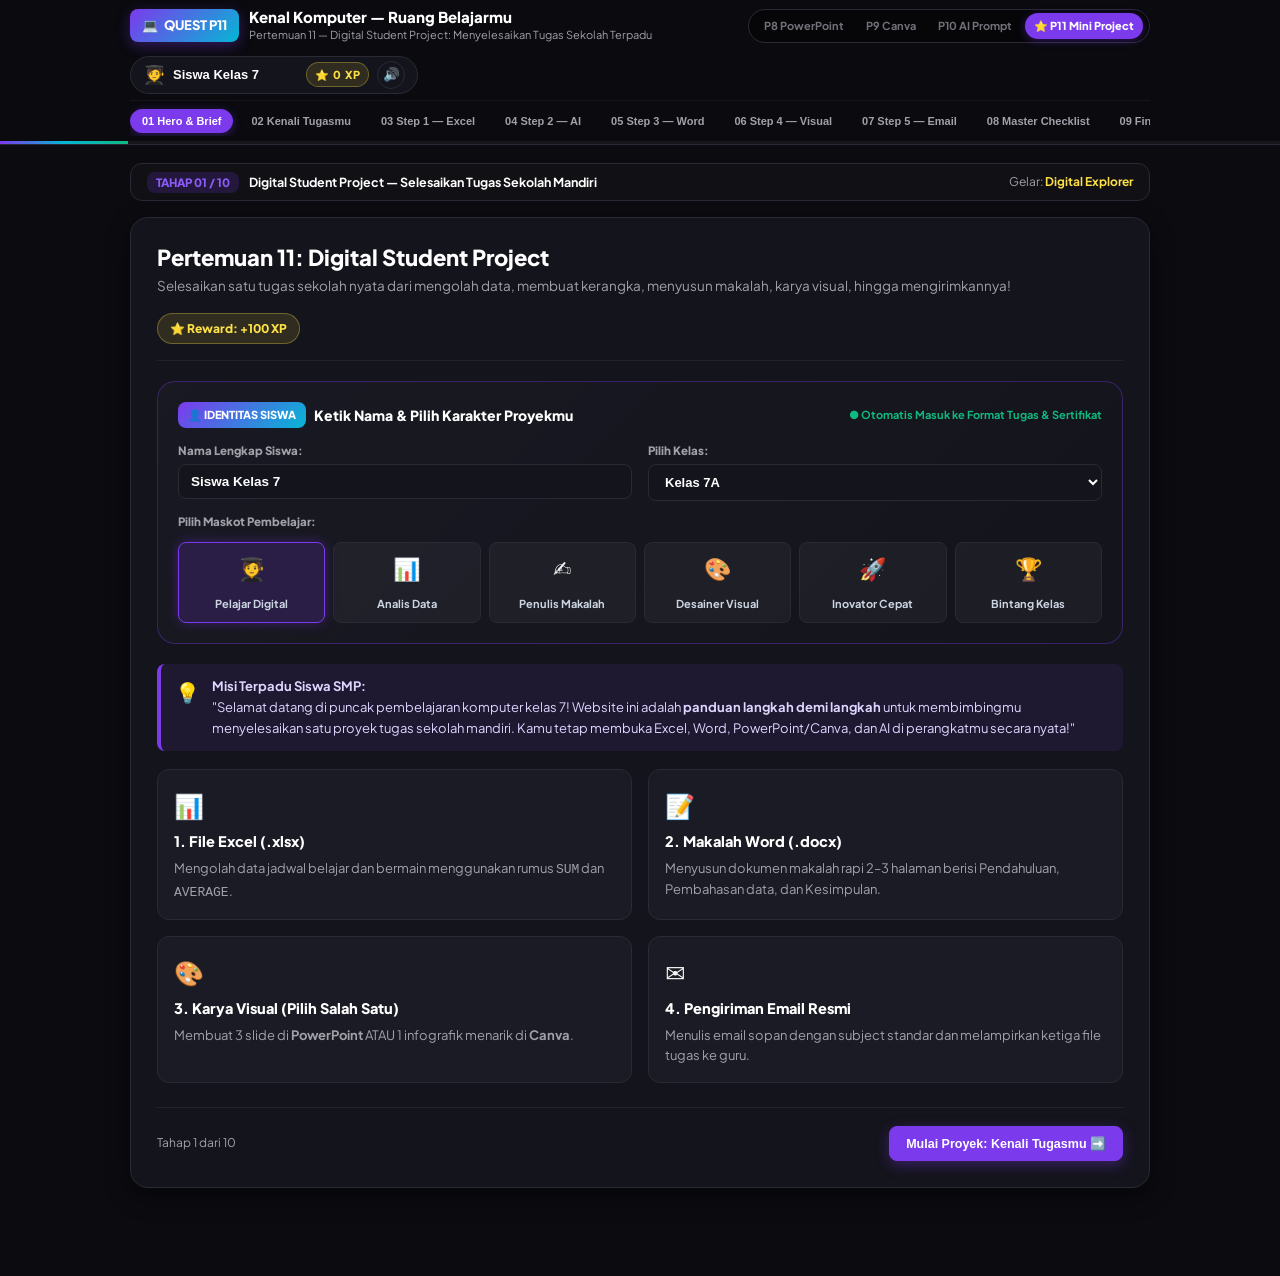
<file: pertemuan11/pertemuan11b.html>
<!DOCTYPE html>
<html lang="id">
<head>
<meta charset="UTF-8">
<meta name="viewport" content="width=device-width, initial-scale=1.0">
<title>Kenal Komputer P11: Mini Project — Digital Student</title>
<meta name="description" content="Panduan interaktif siswa SMP Kelas 7 menyelesaikan tugas sekolah terpadu: mengolah data di Excel, menyusun makalah di Word, asisten AI kerangka tulisan, karya visual PowerPoint/Canva, dan pengumpulan email.">
<link rel="preconnect" href="https://fonts.googleapis.com">
<link rel="preconnect" href="https://fonts.gstatic.com" crossorigin>
<link href="https://fonts.googleapis.com/css2?family=Plus+Jakarta+Sans:wght@400;500;600;700;800;900&display=swap" rel="stylesheet">
<style>
:root {
  --bg-body: #0B0B10;
  --bg-card: #14141C;
  --bg-card-hover: #191924;
  --bg-surface: #1B1B25;
  --bg-surface-2: #222230;
  --border: #2A2A36;
  --border-light: rgba(255, 255, 255, 0.08);
  --purple: #7C3AED;
  --purple-glow: rgba(124, 58, 237, 0.35);
  --violet: #8B5CF6;
  --cyan: #06B6D4;
  --yellow: #FDE047;
  --green: #10B981;
  --red: #EF4444;
  --text-main: #F5F5F5;
  --text-muted: #A1A1AA;
  --text-dim: #71717A;
  --radius-lg: 18px;
  --radius-md: 12px;
  --radius-sm: 8px;
  --font-sans: 'Plus Jakarta Sans', system-ui, -apple-system, sans-serif;
}

* { box-sizing: border-box; margin: 0; padding: 0; }
body {
  background-color: var(--bg-body);
  color: var(--text-main);
  font-family: var(--font-sans);
  line-height: 1.6;
  padding-bottom: 90px;
  overflow-x: hidden;
  min-height: 100vh;
}
.container { max-width: 1060px; margin: 0 auto; padding: 0 20px; }

/* Sticky Top Navigation Bar */
.top-nav {
  position: sticky; top: 0; z-index: 100;
  background: rgba(11, 11, 16, 0.96); backdrop-filter: blur(14px);
  border-bottom: 1px solid var(--border); padding: 8px 0;
}
.nav-wrap { display: flex; align-items: center; justify-content: space-between; gap: 12px; flex-wrap: wrap; }
.brand-group { display: flex; align-items: center; gap: 10px; }
.brand-badge {
  background: linear-gradient(135deg, #7C3AED, #06B6D4); color: #fff;
  font-weight: 900; font-size: 13px; padding: 6px 12px; border-radius: var(--radius-sm);
  display: flex; align-items: center; gap: 6px; box-shadow: 0 4px 14px var(--purple-glow);
}
.brand-text h1 { font-size: 15px; font-weight: 800; color: #fff; line-height: 1.2; }
.brand-text p { font-size: 11px; color: var(--text-muted); }

.meeting-nav-row {
  display: flex; align-items: center; gap: 4px; background: rgba(0, 0, 0, 0.4);
  padding: 3px 6px; border-radius: 999px; border: 1px solid var(--border);
}
.meeting-tab { font-size: 11px; font-weight: 700; color: var(--text-dim); padding: 4px 9px; border-radius: 999px; text-decoration: none; }
.meeting-tab.active { background: var(--purple); color: #fff; font-weight: 800; box-shadow: 0 2px 8px var(--purple-glow); }

.user-panel {
  display: flex; align-items: center; gap: 8px; background: var(--bg-card);
  border: 1px solid var(--border); padding: 4px 12px; border-radius: 999px;
}
.avatar-btn { font-size: 18px; background: transparent; border: none; cursor: pointer; line-height: 1; }
.name-input { background: transparent; border: none; color: #fff; font-weight: 700; font-size: 13px; outline: none; width: 125px; }
.xp-pill {
  display: inline-flex; align-items: center; gap: 4px; background: rgba(253, 224, 71, 0.12);
  color: var(--yellow); border: 1px solid rgba(253, 224, 71, 0.3); font-size: 11px; font-weight: 800;
  padding: 3px 8px; border-radius: 999px;
}
.sound-toggle-btn {
  background: transparent; border: 1px solid var(--border); color: var(--text-muted);
  width: 28px; height: 28px; border-radius: 50%; cursor: pointer; display: flex; align-items: center; justify-content: center;
}

/* Stepper Subnav */
.subnav-stages {
  display: flex; align-items: center; gap: 6px; overflow-x: auto;
  padding: 8px 0 2px; border-top: 1px solid rgba(255, 255, 255, 0.05); margin-top: 6px; scrollbar-width: none;
}
.subnav-stages::-webkit-scrollbar { display: none; }
.stage-step-btn {
  background: transparent; color: var(--text-muted); font-size: 11px; font-weight: 700;
  padding: 5px 11px; border-radius: 999px; border: 1px solid transparent; cursor: pointer;
  white-space: nowrap; transition: all 0.2s;
}
.stage-step-btn:hover { color: #fff; background: rgba(255, 255, 255, 0.05); }
.stage-step-btn.active {
  background: var(--purple); color: #fff; border-color: var(--purple);
  box-shadow: 0 2px 10px var(--purple-glow);
}
.stage-step-btn.done { border-color: rgba(16, 185, 129, 0.4); color: var(--green); }

.global-progress-wrap { width: 100%; background: rgba(255, 255, 255, 0.05); height: 3px; position: absolute; bottom: 0; left: 0; }
.global-progress-fill { height: 100%; width: 10%; background: linear-gradient(90deg, #7C3AED, #06B6D4, #10B981); transition: width 0.35s ease; }

.page-stepper-bar {
  display: flex; align-items: center; justify-content: space-between;
  background: rgba(255, 255, 255, 0.02); border: 1px solid var(--border);
  padding: 8px 16px; border-radius: var(--radius-md); margin-top: 18px; font-size: 12.5px;
}
.page-counter-badge {
  background: rgba(124, 58, 237, 0.18); color: var(--violet); font-weight: 900;
  padding: 3px 9px; border-radius: var(--radius-sm); font-size: 11.5px;
}

/* Page Container */
.mission-page { display: none; animation: pageFadeIn 0.3s ease; margin-top: 16px; }
.mission-page.active-page { display: block; }
@keyframes pageFadeIn { from { opacity: 0; transform: translateY(8px); } to { opacity: 1; transform: translateY(0); } }

/* Cards & Layout */
.card-mission {
  background: var(--bg-card); border: 1px solid var(--border); border-radius: var(--radius-lg);
  padding: 26px; position: relative; box-shadow: 0 8px 24px rgba(0, 0, 0, 0.4);
}
.mission-hero-header {
  border-bottom: 1px solid rgba(255, 255, 255, 0.06); padding-bottom: 16px; margin-bottom: 20px;
  display: flex; justify-content: space-between; align-items: flex-start; gap: 16px; flex-wrap: wrap;
}
.mission-title-group h2 { font-size: 22px; font-weight: 900; color: #fff; line-height: 1.25; }
.mission-title-group p { font-size: 13.5px; color: var(--text-muted); margin-top: 4px; }
.mission-xp-badge {
  background: rgba(253, 224, 71, 0.12); color: var(--yellow); border: 1px solid rgba(253, 224, 71, 0.3);
  font-size: 12px; font-weight: 800; padding: 5px 12px; border-radius: 999px;
}

.grid-3 { display: grid; grid-template-columns: repeat(auto-fit, minmax(280px, 1fr)); gap: 14px; }
.grid-2 { display: grid; grid-template-columns: repeat(auto-fit, minmax(320px, 1fr)); gap: 16px; }

.box-info { background: var(--bg-surface); border: 1px solid var(--border); border-radius: var(--radius-md); padding: 16px; transition: all 0.2s; }
.box-info.accent { border-color: var(--purple); box-shadow: 0 0 16px var(--purple-glow); }
.box-icon { font-size: 24px; margin-bottom: 6px; }
.box-title { font-size: 14.5px; font-weight: 800; color: #fff; margin-bottom: 5px; }
.box-desc { font-size: 13px; color: var(--text-muted); line-height: 1.55; }

.notice-box {
  display: flex; gap: 12px; background: rgba(124, 58, 237, 0.1); border-left: 4px solid var(--purple);
  border-radius: var(--radius-sm); padding: 12px 14px; margin: 14px 0; font-size: 13px; color: #DDD6FE;
}
.notice-icon { font-size: 20px; flex-shrink: 0; }

/* Student Identity Card */
.identity-card {
  background: linear-gradient(135deg, rgba(27, 27, 37, 0.8), rgba(20, 20, 28, 0.95));
  border: 1.5px solid rgba(124, 58, 237, 0.35); border-radius: var(--radius-lg); padding: 20px; margin-bottom: 20px;
}
.identity-header { display: flex; justify-content: space-between; align-items: center; flex-wrap: wrap; gap: 8px; margin-bottom: 14px; }
.identity-tag { background: linear-gradient(135deg, var(--purple), var(--cyan)); color: #fff; font-size: 11px; font-weight: 900; padding: 4px 10px; border-radius: var(--radius-sm); }
.avatar-grid { display: grid; grid-template-columns: repeat(auto-fit, minmax(100px, 1fr)); gap: 8px; margin-top: 10px; }
.avatar-choice-card {
  background: rgba(255, 255, 255, 0.04); border: 1.5px solid var(--border); border-radius: var(--radius-sm);
  padding: 8px 6px; text-align: center; cursor: pointer; transition: all 0.2s;
}
.avatar-choice-card:hover { border-color: var(--violet); }
.avatar-choice-card.selected { border-color: var(--purple); background: rgba(124, 58, 237, 0.18); box-shadow: 0 0 12px var(--purple-glow); }
.avatar-choice-emoji { font-size: 22px; display: block; margin-bottom: 3px; }
.avatar-choice-name { font-size: 11px; font-weight: 700; color: #cbd5e1; }

/* Custom Excel Table */
.data-table-wrap { overflow-x: auto; margin: 14px 0; }
.custom-excel-table {
  width: 100%; border-collapse: collapse; font-size: 13px; text-align: center;
  background: var(--bg-surface); border: 1px solid var(--border); border-radius: 8px; overflow: hidden;
}
.custom-excel-table th { background: #1E293B; color: #38BDF8; font-weight: 800; padding: 10px 14px; border: 1px solid var(--border); }
.custom-excel-table td { padding: 9px 14px; border: 1px solid var(--border); color: #E2E8F0; }
.custom-excel-table tr:nth-child(even) td { background: rgba(255, 255, 255, 0.02); }
.custom-excel-table tfoot td { font-weight: 800; background: rgba(124, 58, 237, 0.15); color: #FDE047; }

/* Prompt Box */
.prompt-box {
  background: rgba(0, 0, 0, 0.35); border: 1px solid var(--border); border-radius: var(--radius-sm);
  padding: 12px 14px; font-family: monospace; font-size: 12.5px; color: #A5F3FC; position: relative; margin: 8px 0;
  white-space: pre-wrap; line-height: 1.6;
}

/* Chat Simulator Visual */
.chat-window {
  background: var(--bg-body); border: 1px solid var(--border); border-radius: var(--radius-md);
  padding: 16px; margin: 16px 0; display: flex; flex-direction: column; gap: 12px;
}
.chat-bubble { max-width: 85%; padding: 12px 16px; border-radius: 12px; font-size: 13px; line-height: 1.55; }
.chat-user {
  align-self: flex-end; background: linear-gradient(135deg, #6D28D9, #7C3AED);
  color: #fff; border-bottom-right-radius: 2px;
}
.chat-ai {
  align-self: flex-start; background: var(--bg-surface); border: 1px solid var(--border);
  color: #E2E8F0; border-bottom-left-radius: 2px;
}
.chat-ai-header { display: flex; align-items: center; gap: 6px; font-size: 11px; font-weight: 800; color: var(--cyan); margin-bottom: 6px; }

/* Interactive Checklist Items */
.check-item {
  display: flex; align-items: flex-start; gap: 12px; padding: 12px; background: var(--bg-surface);
  border: 1px solid var(--border); border-radius: var(--radius-sm); cursor: pointer; transition: all 0.2s;
  margin-bottom: 8px; user-select: none;
}
.check-item:hover { border-color: var(--violet); }
.check-item.done { border-color: var(--green); background: rgba(16, 185, 129, 0.08); }
.check-box-icon {
  width: 22px; height: 22px; border-radius: 6px; border: 2px solid var(--border);
  display: flex; align-items: center; justify-content: center; font-weight: 900; font-size: 12px; flex-shrink: 0;
}
.check-item.done .check-box-icon { background: var(--green); border-color: var(--green); color: #022c22; }

/* Visual Studio Choice Tabs */
.visual-choice-btn {
  background: rgba(255, 255, 255, 0.04); border: 1.5px solid var(--border);
  color: var(--text-muted); font-size: 13px; font-weight: 800; padding: 10px 18px;
  border-radius: var(--radius-md); cursor: pointer; transition: all 0.2s;
  display: flex; align-items: center; gap: 8px; flex: 1; justify-content: center;
}
.visual-choice-btn:hover { border-color: var(--violet); color: #fff; }
.visual-choice-btn.active {
  background: var(--purple); border-color: var(--purple); color: #fff;
  box-shadow: 0 4px 16px var(--purple-glow);
}

/* Final Quiz Arena Styles */
.quiz-arena-wrap {
  background: linear-gradient(135deg, rgba(20, 20, 28, 0.95), rgba(11, 11, 16, 0.98));
  border: 1.5px solid rgba(124, 58, 237, 0.4); border-radius: var(--radius-lg);
  padding: 24px; box-shadow: 0 12px 36px rgba(0, 0, 0, 0.5), 0 0 24px var(--purple-glow);
  margin-top: 10px;
}
.quiz-arena-hud {
  display: flex; justify-content: space-between; align-items: center; flex-wrap: wrap;
  gap: 12px; padding-bottom: 16px; border-bottom: 1px solid rgba(255, 255, 255, 0.08); margin-bottom: 20px;
}
.quiz-hud-badge {
  background: linear-gradient(135deg, var(--purple), var(--cyan));
  color: #fff; font-weight: 900; font-size: 11px; padding: 4px 10px; border-radius: var(--radius-sm);
  box-shadow: 0 2px 8px var(--purple-glow);
}
.quiz-stepper-dots { display: flex; gap: 6px; align-items: center; flex-wrap: wrap; }
.quiz-dot-item {
  width: 30px; height: 30px; border-radius: 50%; background: rgba(255, 255, 255, 0.05);
  border: 1.5px solid var(--border); color: var(--text-dim); font-size: 11px; font-weight: 800;
  display: flex; align-items: center; justify-content: center; cursor: pointer; transition: all 0.2s;
}
.quiz-dot-item.active { border-color: var(--purple); background: rgba(124, 58, 237, 0.25); color: #fff; box-shadow: 0 0 12px var(--purple-glow); }
.quiz-dot-item.solved { border-color: var(--green); background: rgba(16, 185, 129, 0.2); color: var(--green); }

.quiz-card-stage { display: none; animation: pageFadeIn 0.3s ease; }
.quiz-card-stage.active-stage { display: block; }
.quiz-q-title { font-size: 14px; font-weight: 800; color: #fff; margin-bottom: 12px; }
.quiz-option-card {
  background: rgba(255, 255, 255, 0.03); border: 1.5px solid var(--border); border-radius: var(--radius-md);
  padding: 13px 16px; display: flex; align-items: center; gap: 12px; cursor: pointer; transition: all 0.2s; text-align: left;
  margin-bottom: 10px;
}
.quiz-option-card:hover { background: rgba(255, 255, 255, 0.06); border-color: var(--violet); transform: translateX(3px); }
.quiz-opt-letter {
  width: 30px; height: 30px; border-radius: 8px; background: rgba(255, 255, 255, 0.08);
  border: 1px solid var(--border); color: #fff; font-weight: 900; font-size: 12px;
  display: flex; align-items: center; justify-content: center; flex-shrink: 0;
}
.quiz-opt-text { font-size: 13px; font-weight: 700; color: #e2e8f0; line-height: 1.45; }
.quiz-option-card.correct { background: rgba(16, 185, 129, 0.15) !important; border-color: var(--green) !important; }
.quiz-option-card.correct .quiz-opt-letter { background: var(--green); color: #022c22; border-color: var(--green); }
.quiz-option-card.correct .quiz-opt-text { color: #6ee7b7; }
.quiz-option-card.wrong { background: rgba(239, 68, 68, 0.15) !important; border-color: var(--red) !important; }
.quiz-option-card.wrong .quiz-opt-letter { background: var(--red); color: #fff; border-color: var(--red); }
.quiz-option-card.wrong .quiz-opt-text { color: #fca5a5; }

.quiz-explanation-banner {
  background: var(--bg-surface); border-radius: var(--radius-md); padding: 14px 16px;
  margin-top: 14px; font-size: 13px; line-height: 1.55; display: none; animation: pageFadeIn 0.25s ease;
}

/* Certificate */
.cert-wrapper {
  background: linear-gradient(135deg, #14141C, #0B0B10); border: 2px solid var(--yellow);
  border-radius: var(--radius-lg); padding: 32px 20px; text-align: center; position: relative;
  box-shadow: 0 16px 36px rgba(0,0,0,0.6); margin-top: 24px;
}
.cert-wrapper::before { content: ""; position: absolute; top: 0; left: 0; right: 0; height: 5px; background: linear-gradient(90deg, #7C3AED, #06B6D4, #FDE047); }
.cert-name-text { font-size: 26px; font-weight: 900; color: #fff; border-bottom: 2px dashed rgba(255, 255, 255, 0.25); display: inline-block; padding: 2px 24px; margin: 8px 0; }
.cert-p { font-size: 13px; color: var(--text-muted); max-width: 600px; margin: 0 auto 16px; }
.cert-stamps { display: flex; justify-content: center; gap: 10px; flex-wrap: wrap; }
.cert-stamp-badge { border: 2px solid var(--purple); color: var(--violet); font-size: 10px; font-weight: 900; padding: 4px 10px; border-radius: var(--radius-sm); }

/* Buttons */
.btn {
  background: rgba(255, 255, 255, 0.08); border: 1px solid var(--border); color: #fff;
  padding: 9px 16px; border-radius: var(--radius-sm); font-size: 12.5px; font-weight: 800;
  cursor: pointer; display: inline-flex; align-items: center; gap: 6px; transition: all 0.2s; text-decoration: none;
}
.btn:hover { background: rgba(255, 255, 255, 0.14); border-color: var(--violet); }
.btn.primary { background: var(--purple); border-color: var(--purple); box-shadow: 0 4px 14px var(--purple-glow); }
.btn.primary:hover { background: #6D28D9; }
.btn.success { background: var(--green); border-color: var(--green); color: #022c22; font-weight: 900; }
.btn.secondary { background: var(--bg-surface); color: #cbd5e1; }

.page-bottom-nav {
  display: flex; justify-content: space-between; align-items: center; margin-top: 24px;
  padding-top: 18px; border-top: 1px solid rgba(255, 255, 255, 0.06); flex-wrap: wrap; gap: 12px;
}

/* Toast */
.toast-notice {
  position: fixed; bottom: 24px; right: 24px; background: var(--purple); color: #fff;
  padding: 10px 18px; border-radius: 8px; font-size: 12.5px; font-weight: 800;
  box-shadow: 0 4px 20px var(--purple-glow); z-index: 999; display: none; animation: pageFadeIn 0.2s ease;
}

/* Print */
@media print {
  body * { visibility: hidden; }
  #certArea, #certArea * { visibility: visible; }
  #certArea {
    position: absolute; left: 0; top: 0; width: 100%; margin: 0; padding: 30px;
    border: 2px solid #000; background: #fff !important; color: #000 !important;
  }
  .cert-name-text { color: #000 !important; }
}
@media (max-width: 768px) {
  .grid-2 { grid-template-columns: 1fr; }
  .card-mission { padding: 16px; }
}
</style>
</head>
<body>

<!-- Floating Header -->
<header class="top-nav">
  <div class="container">
    <div class="nav-wrap">
      <div class="brand-group">
        <div class="brand-badge"><span>💻</span> QUEST P11</div>
        <div class="brand-text">
          <h1>Kenal Komputer — Ruang Belajarmu</h1>
          <p>Pertemuan 11 — Digital Student Project: Menyelesaikan Tugas Sekolah Terpadu</p>
        </div>
      </div>

      <nav class="meeting-nav-row" aria-label="Pilihan Pertemuan">
        <span class="meeting-tab">P8 PowerPoint</span>
        <span class="meeting-tab">P9 Canva</span>
        <span class="meeting-tab">P10 AI Prompt</span>
        <span class="meeting-tab active">⭐ P11 Mini Project</span>
      </nav>

      <div class="user-panel">
        <button class="avatar-btn" id="avatarDisplayBtn" title="Ganti Avatar" onclick="cycleAvatar()">🧑‍🎓</button>
        <input type="text" class="name-input" id="studentNameInput" placeholder="Ketik Nama Siswa..." value="Siswa Kelas 7" oninput="handleNameChange(this.value)">
        <div class="xp-pill"><span>⭐</span> <span id="xpDisplay">0</span> XP</div>
        <button class="sound-toggle-btn" id="soundToggleBtn" onclick="toggleSound()" title="Aktif/Nonaktifkan Suara">🔊</button>
      </div>
    </div>

    <!-- Stepper Navigation (10 Misi Terpadu) -->
    <nav class="subnav-stages" id="subnavStages" aria-label="Navigasi Tahapan Proyek">
      <button class="stage-step-btn active" id="navBtn1" onclick="switchPage(1)">01 Hero & Brief</button>
      <button class="stage-step-btn" id="navBtn2" onclick="switchPage(2)">02 Kenali Tugasmu</button>
      <button class="stage-step-btn" id="navBtn3" onclick="switchPage(3)">03 Step 1 — Excel</button>
      <button class="stage-step-btn" id="navBtn4" onclick="switchPage(4)">04 Step 2 — AI</button>
      <button class="stage-step-btn" id="navBtn5" onclick="switchPage(5)">05 Step 3 — Word</button>
      <button class="stage-step-btn" id="navBtn6" onclick="switchPage(6)">06 Step 4 — Visual</button>
      <button class="stage-step-btn" id="navBtn7" onclick="switchPage(7)">07 Step 5 — Email</button>
      <button class="stage-step-btn" id="navBtn8" onclick="switchPage(8)">08 Master Checklist</button>
      <button class="stage-step-btn" id="navBtn9" onclick="switchPage(9)">09 Final Quiz</button>
      <button class="stage-step-btn" id="navBtn10" onclick="switchPage(10)">10 Completion & Cert 🏆</button>
    </nav>
  </div>
  <div class="global-progress-wrap"><div class="global-progress-fill" id="globalProgressFill"></div></div>
</header>

<main class="container">

  <!-- Stepper Banner -->
  <div class="page-stepper-bar">
    <div>
      <span class="page-counter-badge" id="stepperBadge">TAHAP 01 / 10</span>
      <strong style="color:#fff; margin-left:8px;" id="stepperTitle">Digital Student Project — Selesaikan Tugas Sekolah Mandiri</strong>
    </div>
    <div style="color:var(--text-muted); font-size:12px;">
      Gelar: <strong style="color:var(--yellow);" id="rankTitle">Digital Explorer</strong>
    </div>
  </div>

  <!-- ════════════ SECTION 1: HERO & IDENTITAS ════════════ -->
  <div class="mission-page active-page" id="page1">
    <div class="card-mission">
      <div class="mission-hero-header">
        <div class="mission-title-group">
          <h2>Pertemuan 11: Digital Student Project</h2>
          <p>Selesaikan satu tugas sekolah nyata dari mengolah data, membuat kerangka, menyusun makalah, karya visual, hingga mengirimkannya!</p>
        </div>
        <div class="mission-xp-badge">⭐ Reward: +100 XP</div>
      </div>

      <!-- Identity Card -->
      <div class="identity-card">
        <div class="identity-header">
          <div style="display:flex; align-items:center; gap:8px;">
            <span class="identity-tag">👤 IDENTITAS SISWA</span>
            <h3 style="font-size:14px; font-weight:800; color:#fff;">Ketik Nama & Pilih Karakter Proyekmu</h3>
          </div>
          <span style="font-size:11px; color:var(--green); font-weight:700;">● Otomatis Masuk ke Format Tugas & Sertifikat</span>
        </div>
        <div class="grid-2">
          <div>
            <label style="font-size:11.5px; font-weight:800; color:var(--text-muted); display:block; margin-bottom:4px;">Nama Lengkap Siswa:</label>
            <input type="text" id="m1NameInput" value="Siswa Kelas 7" oninput="syncStudentNameFromM1(this.value)" style="width:100%; background:var(--bg-card); border:1px solid var(--border); border-radius:var(--radius-sm); color:#fff; padding:9px 12px; font-size:13.5px; font-weight:700; outline:none;">
          </div>
          <div>
            <label style="font-size:11.5px; font-weight:800; color:var(--text-muted); display:block; margin-bottom:4px;">Pilih Kelas:</label>
            <select id="m1ClassSelect" onchange="syncClassFromM1(this.value)" style="width:100%; background:var(--bg-card); border:1px solid var(--border); border-radius:var(--radius-sm); color:#fff; padding:9px 12px; font-size:13px; font-weight:700; outline:none;">
              <option value="7A">Kelas 7A</option>
              <option value="7B">Kelas 7B</option>
              <option value="7C">Kelas 7C</option>
              <option value="7D">Kelas 7D</option>
              <option value="7E">Kelas 7E</option>
            </select>
          </div>
        </div>
        <div style="margin-top:12px;">
          <label style="font-size:11.5px; font-weight:800; color:var(--text-muted); display:block; margin-bottom:5px;">Pilih Maskot Pembelajar:</label>
          <div class="avatar-grid">
            <div class="avatar-choice-card selected" onclick="pickAvatarIndex(0, this)"><span class="avatar-choice-emoji">🧑‍🎓</span><span class="avatar-choice-name">Pelajar Digital</span></div>
            <div class="avatar-choice-card" onclick="pickAvatarIndex(1, this)"><span class="avatar-choice-emoji">📊</span><span class="avatar-choice-name">Analis Data</span></div>
            <div class="avatar-choice-card" onclick="pickAvatarIndex(2, this)"><span class="avatar-choice-emoji">✍️</span><span class="avatar-choice-name">Penulis Makalah</span></div>
            <div class="avatar-choice-card" onclick="pickAvatarIndex(3, this)"><span class="avatar-choice-emoji">🎨</span><span class="avatar-choice-name">Desainer Visual</span></div>
            <div class="avatar-choice-card" onclick="pickAvatarIndex(4, this)"><span class="avatar-choice-emoji">🚀</span><span class="avatar-choice-name">Inovator Cepat</span></div>
            <div class="avatar-choice-card" onclick="pickAvatarIndex(5, this)"><span class="avatar-choice-emoji">🏆</span><span class="avatar-choice-name">Bintang Kelas</span></div>
          </div>
        </div>
      </div>

      <div class="notice-box">
        <span class="notice-icon">💡</span>
        <div>
          <strong>Misi Terpadu Siswa SMP:</strong>
          <p>"Selamat datang di puncak pembelajaran komputer kelas 7! Website ini adalah <strong>panduan langkah demi langkah</strong> untuk membimbingmu menyelesaikan satu proyek tugas sekolah mandiri. Kamu tetap membuka Excel, Word, PowerPoint/Canva, dan AI di perangkatmu secara nyata!"</p>
        </div>
      </div>

      <!-- 4 Pilar Hasil Akhir Proyek -->
      <div class="grid-2" style="margin-top:18px;">
        <div class="box-info">
          <div class="box-icon">📊</div>
          <div class="box-title">1. File Excel (.xlsx)</div>
          <div class="box-desc">Mengolah data jadwal belajar dan bermain menggunakan rumus <code>SUM</code> dan <code>AVERAGE</code>.</div>
        </div>
        <div class="box-info">
          <div class="box-icon">📝</div>
          <div class="box-title">2. Makalah Word (.docx)</div>
          <div class="box-desc">Menyusun dokumen makalah rapi 2–3 halaman berisi Pendahuluan, Pembahasan data, dan Kesimpulan.</div>
        </div>
        <div class="box-info">
          <div class="box-icon">🎨</div>
          <div class="box-title">3. Karya Visual (Pilih Salah Satu)</div>
          <div class="box-desc">Membuat 3 slide di <strong>PowerPoint</strong> ATAU 1 infografik menarik di <strong>Canva</strong>.</div>
        </div>
        <div class="box-info">
          <div class="box-icon">✉️</div>
          <div class="box-title">4. Pengiriman Email Resmi</div>
          <div class="box-desc">Menulis email sopan dengan subject standar dan melampirkan ketiga file tugas ke guru.</div>
        </div>
      </div>

      <div class="page-bottom-nav">
        <span style="font-size:12px; color:var(--text-muted);">Tahap 1 dari 10</span>
        <button class="btn primary" onclick="switchPage(2)">Mulai Proyek: Kenali Tugasmu ➡️</button>
      </div>
    </div>
  </div>

  <!-- ════════════ SECTION 2: BRIEF STUDI KASUS ════════════ -->
  <div class="mission-page" id="page2">
    <div class="card-mission">
      <div class="mission-hero-header">
        <div class="mission-title-group">
          <h2>Brief Studi Kasus: Kenali Tugasmu</h2>
          <p>Pahami skenario tugas sekolah agar kamu tahu persis apa yang harus kamu selesaikan.</p>
        </div>
        <div class="mission-xp-badge">⭐ Reward: +100 XP</div>
      </div>

      <div style="background:var(--bg-surface); border:1.5px solid var(--purple); border-radius:var(--radius-md); padding:20px; margin-bottom:18px;">
        <span style="background:var(--purple); color:#fff; font-size:10.5px; font-weight:900; padding:3px 8px; border-radius:4px; text-transform:uppercase;">📌 TOPIK MAKALAH SEKOLAH</span>
        <h3 style="font-size:18px; font-weight:900; color:#fff; margin:8px 0 6px;">“CARA MENGATUR WAKTU BELAJAR DAN BERMAIN BAGI SISWA SMP”</h3>
        <p style="font-size:13px; color:#E2E8F0; line-height:1.65;">
          Kamu mendapat tugas sekolah untuk membuat makalah sederhana tentang cara membagi waktu belajar dan bermain. Kamu akan mengolah data contoh menggunakan <strong>Excel</strong>, meminta bantuan <strong>AI</strong> untuk menyusun kerangka, menyusun makalah menggunakan <strong>Word</strong>, membuat satu karya visual pendukung (<strong>PowerPoint ATAU Canva</strong>), lalu mengirim tugas melalui <strong>Email</strong> lengkap dengan lampirannya.
        </p>
      </div>

      <div class="notice-box">
        <span class="notice-icon">🛡️</span>
        <div>
          <strong>Bebas Survei & Praktis:</strong>
          <p>Kamu <strong>tidak perlu melakukan survei</strong> atau bertanya ke teman sekelas. Seluruh data angka contoh sudah disiapkan rapi di halaman berikutnya agar kamu bisa langsung fokus belajar mengolahnya!</p>
        </div>
      </div>

      <div style="margin-top:20px;">
        <h4 style="font-size:14px; font-weight:800; color:#fff; margin-bottom:10px;">🗺️ Alur Kerja Proyek Digitalmu:</h4>
        <div style="display:flex; flex-direction:column; gap:8px;">
          <div style="background:rgba(255,255,255,0.03); border:1px solid var(--border); border-radius:8px; padding:10px 14px; display:flex; align-items:center; gap:10px;">
            <span style="background:#06B6D4; color:#083344; font-weight:900; font-size:11px; width:24px; height:24px; border-radius:50%; display:flex; align-items:center; justify-content:center;">1</span>
            <span style="font-size:12.5px; color:#E2E8F0;"><strong>Step 1 (Excel):</strong> Masukkan data jadwal belajar & bermain, hitung Total (SUM) dan Rata-rata (AVERAGE).</span>
          </div>
          <div style="background:rgba(255,255,255,0.03); border:1px solid var(--border); border-radius:8px; padding:10px 14px; display:flex; align-items:center; gap:10px;">
            <span style="background:#7C3AED; color:#fff; font-weight:900; font-size:11px; width:24px; height:24px; border-radius:50%; display:flex; align-items:center; justify-content:center;">2</span>
            <span style="font-size:12.5px; color:#E2E8F0;"><strong>Step 2 (AI Assistant):</strong> Gunakan prompt terarah untuk meminta kerangka 3 bab (Pendahuluan, Pembahasan, Kesimpulan).</span>
          </div>
          <div style="background:rgba(255,255,255,0.03); border:1px solid var(--border); border-radius:8px; padding:10px 14px; display:flex; align-items:center; gap:10px;">
            <span style="background:#3B82F6; color:#fff; font-weight:900; font-size:11px; width:24px; height:24px; border-radius:50%; display:flex; align-items:center; justify-content:center;">3</span>
            <span style="font-size:12.5px; color:#E2E8F0;"><strong>Step 3 (Word):</strong> Tulis makalah 2–3 halaman rapi dengan memasukkan hasil hitungan data Excel.</span>
          </div>
          <div style="background:rgba(255,255,255,0.03); border:1px solid var(--border); border-radius:8px; padding:10px 14px; display:flex; align-items:center; gap:10px;">
            <span style="background:#F59E0B; color:#78350F; font-weight:900; font-size:11px; width:24px; height:24px; border-radius:50%; display:flex; align-items:center; justify-content:center;">4</span>
            <span style="font-size:12.5px; color:#E2E8F0;"><strong>Step 4 (Visual Studio):</strong> Pilih salah satu: Buat 3 slide PowerPoint ATAU 1 infografik Canva.</span>
          </div>
          <div style="background:rgba(255,255,255,0.03); border:1px solid var(--border); border-radius:8px; padding:10px 14px; display:flex; align-items:center; gap:10px;">
            <span style="background:#10B981; color:#022C22; font-weight:900; font-size:11px; width:24px; height:24px; border-radius:50%; display:flex; align-items:center; justify-content:center;">5</span>
            <span style="font-size:12.5px; color:#E2E8F0;"><strong>Step 5 (Email):</strong> Susun pesan pengumpulan resmi dan lampirkan 3 berkas tugasmu.</span>
          </div>
        </div>
      </div>

      <div class="page-bottom-nav">
        <button class="btn secondary" onclick="switchPage(1)">⬅️ Kembali ke Hero</button>
        <button class="btn primary" onclick="switchPage(3)">Lanjut ke Step 1 (Excel) ➡️</button>
      </div>
    </div>
  </div>

  <!-- ════════════ SECTION 3: STEP 1 — EXCEL ════════════ -->
  <div class="mission-page" id="page3">
    <div class="card-mission">
      <div class="mission-hero-header">
        <div class="mission-title-group">
          <h2>Step 1: Olah Data dengan Microsoft Excel</h2>
          <p>Masukkan data contoh aktivitas harian siswa, gunakan rumus SUM dan AVERAGE untuk menemukan angka kuncinya.</p>
        </div>
        <div class="mission-xp-badge">⭐ Reward: +150 XP</div>
      </div>

      <!-- Tabel Data Contoh Asli -->
      <div style="background:var(--bg-surface); border:1px solid var(--border); border-radius:12px; padding:18px; margin-bottom:18px;">
        <div style="display:flex; justify-content:space-between; align-items:center; margin-bottom:10px; flex-wrap:wrap; gap:8px;">
          <h4 style="font-size:14px; font-weight:800; color:#fff;">📊 Data Contoh: Waktu Belajar vs Bermain Siswa (Senin - Jumat)</h4>
          <button class="btn secondary" style="font-size:11px; padding:4px 12px;" onclick="copyTableText()">📋 Salin Teks Data</button>
        </div>
        <p style="font-size:12px; color:var(--text-muted); margin-bottom:10px;">Salin atau ketik data ini ke dalam lembar kerja Microsoft Excel di laptopmu:</p>

        <div class="data-table-wrap">
          <table class="custom-excel-table" id="excelDataTable">
            <thead>
              <tr>
                <th style="width:20%;">Baris / Kolom</th>
                <th style="width:28%;">A (Hari)</th>
                <th style="width:26%;">B (Belajar - menit)</th>
                <th style="width:26%;">C (Bermain - menit)</th>
              </tr>
            </thead>
            <tbody>
              <tr>
                <td style="color:var(--text-dim); font-weight:bold;">Baris 2</td>
                <td>Senin</td>
                <td>30</td>
                <td>120</td>
              </tr>
              <tr>
                <td style="color:var(--text-dim); font-weight:bold;">Baris 3</td>
                <td>Selasa</td>
                <td>45</td>
                <td>90</td>
              </tr>
              <tr>
                <td style="color:var(--text-dim); font-weight:bold;">Baris 4</td>
                <td>Rabu</td>
                <td>30</td>
                <td>120</td>
              </tr>
              <tr>
                <td style="color:var(--text-dim); font-weight:bold;">Baris 5</td>
                <td>Kamis</td>
                <td>60</td>
                <td>60</td>
              </tr>
              <tr>
                <td style="color:var(--text-dim); font-weight:bold;">Baris 6</td>
                <td>Jumat</td>
                <td>45</td>
                <td>90</td>
              </tr>
            </tbody>
            <tfoot>
              <tr>
                <td colspan="2">Rumus Total</td>
                <td><code>=SUM(B2:B6)</code></td>
                <td><code>=SUM(C2:C6)</code></td>
              </tr>
              <tr>
                <td colspan="2">Rumus Rata-rata</td>
                <td><code>=AVERAGE(B2:B6)</code></td>
                <td><code>=AVERAGE(C2:C6)</code></td>
              </tr>
            </tfoot>
          </table>
        </div>
      </div>

      <!-- Instruksi Langkah Excel -->
      <div style="margin:20px 0;">
        <h4 style="font-size:14px; font-weight:800; color:#fff; margin-bottom:10px;">🛠️ Instruksi Pengerjaan di Excel:</h4>
        <ol style="font-size:12.5px; color:#E2E8F0; padding-left:20px; line-height:1.7;">
          <li>Buka aplikasi <strong>Microsoft Excel</strong> di laptop/komputer.</li>
          <li>Ketik judul tabel di baris 1: <code>Hari</code> di sel A1, <code>Belajar (menit)</code> di B1, dan <code>Bermain (menit)</code> di C1.</li>
          <li>Masukkan data Senin sampai Jumat dari baris 2 sampai 6 sesuai tabel di atas.</li>
          <li>Di sel B7, ketik rumus total belajar: <code>=SUM(B2:B6)</code> lalu tekan Enter.</li>
          <li>Di sel C7, ketik rumus total bermain: <code>=SUM(C2:C6)</code> lalu tekan Enter.</li>
          <li>Di sel B8, ketik rumus rata-rata belajar: <code>=AVERAGE(B2:B6)</code> lalu tekan Enter.</li>
          <li>Di sel C8, ketik rumus rata-rata bermain: <code>=AVERAGE(C2:C6)</code> lalu tekan Enter.</li>
          <li>Simpan file dengan nama: <strong style="color:var(--yellow);" id="excelFileNameDisplay">Data_Jadwal_NamaSiswa.xlsx</strong>.</li>
        </ol>
      </div>

      <!-- Kunci Pengecekan Interaktif (Bisa Dibuka/Tutup) -->
      <div style="background:rgba(6, 182, 212, 0.08); border:1.5px solid rgba(6, 182, 212, 0.35); border-radius:10px; padding:16px; margin:18px 0;">
        <div style="display:flex; justify-content:space-between; align-items:center; flex-wrap:wrap; gap:8px;">
          <div>
            <span style="font-size:11px; font-weight:800; color:var(--cyan);">🔍 PANEL KUNCI JAWABAN EXCEL</span>
            <h4 style="font-size:14px; font-weight:800; color:#fff;">Sudah Selesai Menghitung? Cocokkan Hasilmu!</h4>
          </div>
          <button class="btn secondary" style="font-size:11px; padding:5px 12px;" onclick="toggleExcelKey()">Buka / Tutup Kunci Hitungan</button>
        </div>

        <div id="excelKeyPanel" style="display:none; margin-top:14px; padding-top:12px; border-top:1px solid rgba(255,255,255,0.08);">
          <div class="grid-2">
            <div style="background:var(--bg-body); padding:10px; border-radius:6px; border:1px solid var(--border);">
              <div style="font-size:11px; color:var(--text-muted);">Total Waktu Belajar (SUM):</div>
              <strong style="font-size:16px; color:#34D399;">210 menit</strong>
            </div>
            <div style="background:var(--bg-body); padding:10px; border-radius:6px; border:1px solid var(--border);">
              <div style="font-size:11px; color:var(--text-muted);">Total Waktu Bermain (SUM):</div>
              <strong style="font-size:16px; color:#F87171;">480 menit</strong>
            </div>
            <div style="background:var(--bg-body); padding:10px; border-radius:6px; border:1px solid var(--border);">
              <div style="font-size:11px; color:var(--text-muted);">Rata-rata Belajar Harian (AVERAGE):</div>
              <strong style="font-size:16px; color:var(--yellow);">42 menit / hari</strong>
            </div>
            <div style="background:var(--bg-body); padding:10px; border-radius:6px; border:1px solid var(--border);">
              <div style="font-size:11px; color:var(--text-muted);">Rata-rata Bermain Harian (AVERAGE):</div>
              <strong style="font-size:16px; color:var(--cyan);">96 menit / hari</strong>
            </div>
          </div>
          <p style="font-size:11.5px; color:var(--text-dim); margin-top:10px;">
            💡 <em>Kesimpulan awal data:</em> Siswa menghabiskan waktu bermain (96 menit) lebih dari dua kali lipat waktu belajar (42 menit). Angka ini akan kita bahas di dalam makalah!
          </p>
        </div>
      </div>

      <!-- Checklist Step 1 -->
      <div style="margin-top:18px;">
        <h4 style="font-size:13.5px; font-weight:800; color:#fff; margin-bottom:8px;">Checklist Tahap 1 (Excel):</h4>
        <div class="check-item" onclick="toggleTaskCheck('xl1')">
          <div class="check-box-icon" id="chk_xl1"></div>
          <div>Tabel data Senin–Jumat sudah diketik rapi di Microsoft Excel.</div>
        </div>
        <div class="check-item" onclick="toggleTaskCheck('xl2')">
          <div class="check-box-icon" id="chk_xl2"></div>
          <div>Rumus <code>=SUM</code> sudah menghitung Total Belajar (210) dan Total Bermain (480).</div>
        </div>
        <div class="check-item" onclick="toggleTaskCheck('xl3')">
          <div class="check-box-icon" id="chk_xl3"></div>
          <div>Rumus <code>=AVERAGE</code> sudah menghitung Rata-rata Belajar (42) dan Rata-rata Bermain (96).</div>
        </div>
        <div class="check-item" onclick="toggleTaskCheck('xl4')">
          <div class="check-box-icon" id="chk_xl4"></div>
          <div>File Excel sudah disimpan dengan nama <code>Data_Jadwal_NamaSiswa.xlsx</code>.</div>
        </div>
      </div>

      <div class="page-bottom-nav">
        <button class="btn secondary" onclick="switchPage(2)">⬅️ Kembali ke Brief</button>
        <button class="btn primary" onclick="switchPage(4)">Lanjut ke Step 2 (Bantuan AI) ➡️</button>
      </div>
    </div>
  </div>

  <!-- ════════════ SECTION 4: STEP 2 — AI ASSISTANT ════════════ -->
  <div class="mission-page" id="page4">
    <div class="card-mission">
      <div class="mission-hero-header">
        <div class="mission-title-group">
          <h2>Step 2: Minta Bantuan AI untuk Kerangka Makalah</h2>
          <p>Gunakan AI sebagai teman diskusi brainstorming kerangka, bukan untuk menyuruhnya menulis seluruh makalah secara instan!</p>
        </div>
        <div class="mission-xp-badge">⭐ Reward: +150 XP</div>
      </div>

      <div class="notice-box">
        <span class="notice-icon">🤖</span>
        <div>
          <strong>Prinsip Penggunaan AI di P11:</strong>
          <p>"AI kita gunakan untuk membuat <strong>kerangka 3 bab</strong> (outline) agar tulisan kita terarah. Jangan menyalin seluruh esai AI mentah-mentah; isi dan kata-katanya tetap kamu kembangkan dengan pemahamanmu sendiri!"</p>
        </div>
      </div>

      <!-- Prompt Standar TKFB -->
      <div style="background:var(--bg-surface); border:1px solid var(--border); border-radius:12px; padding:18px; margin-bottom:16px;">
        <div style="display:flex; justify-content:space-between; align-items:center; margin-bottom:8px; flex-wrap:wrap; gap:8px;">
          <h4 style="font-size:14px; font-weight:800; color:#fff;">📋 Prompt Standar Siap Salin untuk Asisten AI:</h4>
          <button class="btn primary" style="font-size:11px; padding:4px 12px;" onclick="copyAiPromptP11()">📋 Salin Prompt AI</button>
        </div>
        <div id="aiPromptBoxP11" class="prompt-box">Bantu saya membuat kerangka makalah tentang cara mengatur waktu belajar dan bermain bagi siswa SMP kelas 7.

Susun menjadi tiga bagian:
1. Pendahuluan
2. Pembahasan
3. Kesimpulan

Berikan ide sederhana untuk setiap bagian. Gunakan bahasa yang mudah dipahami. Jangan membuat data penelitian dan jangan menulis seluruh makalah untuk saya.</div>
      </div>

      <!-- Simulasi Respon AI -->
      <div style="background:var(--bg-surface); border:1px solid var(--border); border-radius:12px; padding:18px; margin-bottom:16px;">
        <h4 style="font-size:14px; font-weight:800; color:#fff; margin-bottom:4px;">💬 Simulasi Hasil Kerangka dari AI (Contoh Edukatif):</h4>
        <p style="font-size:12px; color:var(--text-muted); margin-bottom:12px;">Berikut contoh struktur kerangka yang rapi untuk memandu ketikanmu di Microsoft Word:</p>

        <div class="chat-window">
          <div class="chat-bubble chat-user">
            Bantu saya membuat kerangka makalah tentang cara mengatur waktu belajar dan bermain bagi siswa SMP kelas 7...
          </div>
          <div class="chat-bubble chat-ai">
            <div class="chat-ai-header">🤖 Asisten AI (Kerangka Makalah):</div>
            Tentu! Ini rancangan kerangka 3 bab yang pas untuk tugas siswa kelas 7:<br><br>
            <strong>BAB I: PENDAHULUAN</strong><br>
            • Mengapa mengatur waktu itu penting (banyak siswa asyik main game sampai lupa PR).<br>
            • Tujuan tulisan: Membantu teman-teman membagi waktu secara seimbang tanpa stres.<br><br>
            <strong>BAB II: PEMBAHASAN</strong><br>
            • Manfaat mengatur waktu (tidak begadang, tugas tuntas tepat waktu).<br>
            • Masukkan Tabel Data Excel (Rata-rata belajar 42 menit vs bermain 96 menit).<br>
            • 3 Tips praktis membagi waktu (jadwal harian, belajar fokus 25 menit, istirahat cukup).<br><br>
            <strong>BAB III: KESIMPULAN DAN SARAN</strong><br>
            • Kesimpulan: Bermain itu boleh dan menyenangkan, asalkan kewajiban belajar sudah selesai.<br>
            • Saran: Buat jadwal tempel di dekat meja belajar kamar.
          </div>
        </div>
      </div>

      <!-- Checklist Step 2 -->
      <div style="margin-top:18px;">
        <h4 style="font-size:13.5px; font-weight:800; color:#fff; margin-bottom:8px;">Checklist Tahap 2 (AI):</h4>
        <div class="check-item" onclick="toggleTaskCheck('ai1')">
          <div class="check-box-icon" id="chk_ai1"></div>
          <div>Prompt AI sudah dipelajari atau disalin untuk mencari kerangka 3 bab.</div>
        </div>
        <div class="check-item" onclick="toggleTaskCheck('ai2')">
          <div class="check-box-icon" id="chk_ai2"></div>
          <div>Kerangka Pendahuluan, Pembahasan, dan Kesimpulan sudah dipahami.</div>
        </div>
        <div class="check-item" onclick="toggleTaskCheck('ai3')">
          <div class="check-box-icon" id="chk_ai3"></div>
          <div>Ide kerangka siap dikembangkan dengan bahasa dan kata-kata sendiri di Word.</div>
        </div>
      </div>

      <div class="page-bottom-nav">
        <button class="btn secondary" onclick="switchPage(3)">⬅️ Kembali ke Step 1 (Excel)</button>
        <button class="btn primary" onclick="switchPage(5)">Lanjut ke Step 3 (Word) ➡️</button>
      </div>
    </div>
  </div>

  <!-- ════════════ SECTION 5: STEP 3 — WORD ════════════ -->
  <div class="mission-page" id="page5">
    <div class="card-mission">
      <div class="mission-hero-header">
        <div class="mission-title-group">
          <h2>Step 3: Susun Makalah Rapi dengan Microsoft Word</h2>
          <p>Tulis makalah sederhana 2–3 halaman (termasuk halaman judul) dengan struktur yang rapi dan nyaman dibaca.</p>
        </div>
        <div class="mission-xp-badge">⭐ Reward: +150 XP</div>
      </div>

      <div class="notice-box">
        <span class="notice-icon">📝</span>
        <div>
          <strong>Target Dokumen Word:</strong>
          <p>Panjang cukup <strong>2–3 halaman</strong>. Tidak perlu memakai format skripsi atau karya ilmiah rumit! Yang paling penting adalah judul jelas, paragraf rapi, tabel data dimasukkan, dan spasi nyaman dibaca.</p>
        </div>
      </div>

      <!-- Struktur Makalah Lengkap -->
      <div class="grid-2" style="margin:16px 0;">
        <div class="box-info">
          <div style="font-size:11px; font-weight:800; color:var(--cyan); margin-bottom:4px;">BAGIAN 1: HALAMAN JUDUL (COVER)</div>
          <h4 style="font-size:14px; font-weight:800; color:#fff; margin-bottom:6px;">Cover Depan Makalah</h4>
          <ul style="font-size:12px; color:var(--text-muted); padding-left:18px; line-height:1.6;">
            <li>Judul: <strong>Cara Mengatur Waktu Belajar dan Bermain bagi Siswa SMP</strong></li>
            <li>Nama: <span style="color:#fff;" class="syncStudentSpan">Siswa Kelas 7</span></li>
            <li>Kelas: <span style="color:#fff;" class="syncClassSpan">Kelas 7A</span></li>
            <li>Nama Sekolah: (Ketik nama SMP kamu)</li>
          </ul>
        </div>

        <div class="box-info">
          <div style="font-size:11px; font-weight:800; color:var(--green); margin-bottom:4px;">BAGIAN 2: PENDAHULUAN</div>
          <h4 style="font-size:14px; font-weight:800; color:#fff; margin-bottom:6px;">Latar Belakang & Tujuan</h4>
          <p style="font-size:12px; color:var(--text-muted); line-height:1.55;">
            Jelaskan mengapa siswa kelas 7 sering kesulitan membagi waktu antara main game/HP dan belajar, serta apa tujuan tulisan ini dibuat.
          </p>
        </div>

        <div class="box-info">
          <div style="font-size:11px; font-weight:800; color:var(--yellow); margin-bottom:4px;">BAGIAN 3: PEMBAHASAN & DATA</div>
          <h4 style="font-size:14px; font-weight:800; color:#fff; margin-bottom:6px;">Hasil Hitungan Data Excel</h4>
          <p style="font-size:12px; color:var(--text-muted); line-height:1.55;">
            Masukkan tabel data jadwal dan sebutkan hasil hitungan: <strong>Rata-rata belajar 42 menit/hari</strong> dan <strong>Rata-rata bermain 96 menit/hari</strong>, lalu berikan 3 tips membagi waktu.
          </p>
        </div>

        <div class="box-info">
          <div style="font-size:11px; font-weight:800; color:var(--violet); margin-bottom:4px;">BAGIAN 4: KESIMPULAN & SARAN</div>
          <h4 style="font-size:14px; font-weight:800; color:#fff; margin-bottom:6px;">Penutup yang Mengesankan</h4>
          <p style="font-size:12px; color:var(--text-muted); line-height:1.55;">
            Tuliskan kesimpulan bahwa bermain dan belajar bisa seimbang asalkan punya jadwal teratur, serta saran praktis untuk teman sebaya.
          </p>
        </div>
      </div>

      <!-- Contoh Paragraf Pembuka -->
      <div style="background:rgba(0,0,0,0.3); border:1px solid var(--border); border-radius:10px; padding:16px; margin:16px 0;">
        <div style="display:flex; justify-content:space-between; align-items:center; margin-bottom:8px;">
          <h4 style="font-size:13.5px; font-weight:800; color:#fff;">💡 Contoh Paragraf Pendahuluan untuk Membantumu Memulai:</h4>
          <button class="btn secondary" style="font-size:10.5px; padding:3px 10px;" onclick="copyDraftParagraph()">📋 Salin Contoh Paragraf</button>
        </div>
        <p id="sampleDraftParagraph" style="font-size:12.5px; color:#A7F3D0; line-height:1.6; font-style:italic;">
          "Sebagai siswa SMP, kita sering dihadapkan pada godaan bermain game di HP atau mengobrol bersama teman sampai lupa mengerjakan tugas sekolah. Padahal, belajar dan bermain adalah dua hal yang sama-sama penting untuk tumbuh kembang kita. Melalui makalah ini, penulis ingin membagikan analisis waktu belajar dan bermain harian serta tips praktis agar kita bisa berprestasi di sekolah tanpa kehilangan waktu bermain yang menyenangkan."
        </p>
      </div>

      <!-- Tips Format Rapi di Word -->
      <div style="background:var(--bg-surface); border:1px solid var(--border); border-radius:10px; padding:14px; font-size:12.5px; color:#E2E8F0; line-height:1.6;">
        <strong style="color:var(--cyan);">✨ Aturan Emas Format Word Pelajar Rapi:</strong><br>
        • Jenis Font: Gunakan font standar yang jelas (misal: Arial, Calibri, atau Times New Roman ukuran 12pt).<br>
        • Judul Bab: Ukuran 14pt tebal (Bold).<br>
        • Spasi Paragraf: Berikan jarak antarparagraf 1.15 atau 1.5 agar tulisan tidak bertumpuk sesak.<br>
        • Simpan File: Simpan dengan nama <strong style="color:var(--yellow);" id="wordFileNameDisplay">Makalah_NamaSiswa.docx</strong>.
      </div>

      <!-- Checklist Step 3 -->
      <div style="margin-top:18px;">
        <h4 style="font-size:13.5px; font-weight:800; color:#fff; margin-bottom:8px;">Checklist Tahap 3 (Word):</h4>
        <div class="check-item" onclick="toggleTaskCheck('wd1')">
          <div class="check-box-icon" id="chk_wd1"></div>
          <div>Halaman Judul (Cover) lengkap dengan nama siswa, kelas, dan nama sekolah.</div>
        </div>
        <div class="check-item" onclick="toggleTaskCheck('wd2')">
          <div class="check-box-icon" id="chk_wd2"></div>
          <div>Pendahuluan menjelaskan alasan pentingnya mengatur waktu bagi anak SMP.</div>
        </div>
        <div class="check-item" onclick="toggleTaskCheck('wd3')">
          <div class="check-box-icon" id="chk_wd3"></div>
          <div>Pembahasan memuat data Excel (rata-rata 42 menit belajar & 96 menit bermain).</div>
        </div>
        <div class="check-item" onclick="toggleTaskCheck('wd4')">
          <div class="check-box-icon" id="chk_wd4"></div>
          <div>Kesimpulan dan saran sudah ditulis dengan bahasa sendiri.</div>
        </div>
        <div class="check-item" onclick="toggleTaskCheck('wd5')">
          <div class="check-box-icon" id="chk_wd5"></div>
          <div>Dokumen disimpan dengan nama <code>Makalah_NamaSiswa.docx</code>.</div>
        </div>
      </div>

      <div class="page-bottom-nav">
        <button class="btn secondary" onclick="switchPage(4)">⬅️ Kembali ke Step 2 (AI)</button>
        <button class="btn primary" onclick="switchPage(6)">Lanjut ke Step 4 (Karya Visual) ➡️</button>
      </div>
    </div>
  </div>

  <!-- ════════════ SECTION 6: STEP 4 — KARYA VISUAL ════════════ -->
  <div class="mission-page" id="page6">
    <div class="card-mission">
      <div class="mission-hero-header">
        <div class="mission-title-group">
          <h2>Step 4: Buat Satu Karya Visual — Pilih PowerPoint ATAU Canva</h2>
          <p>Kamu hanya perlu memilih salah satu: membuat slide presentasi PowerPoint ATAU membuat infografik di Canva!</p>
        </div>
        <div class="mission-xp-badge">⭐ Reward: +150 XP</div>
      </div>

      <div class="notice-box">
        <span class="notice-icon">🎨</span>
        <div>
          <strong>Pilih yang Paling Kamu Sukai:</strong>
          <p>Kamu <strong>tidak wajib membuat keduanya</strong>! Pilih alat yang paling kamu kuasai: <strong>Pilihan A (PowerPoint 3 Slide)</strong> atau <strong>Pilihan B (Canva Infografik 1 Lembar)</strong>.</p>
        </div>
      </div>

      <!-- Selector Pilihan Visual A / B -->
      <div style="display:flex; gap:12px; margin:16px 0; flex-wrap:wrap;">
        <button class="visual-choice-btn active" id="btnChoicePpt" onclick="setVisualChoice('ppt')">
          <span>🟧</span> PILIHAN A: PowerPoint (3 Slide)
        </button>
        <button class="visual-choice-btn" id="btnChoiceCanva" onclick="setVisualChoice('canva')">
          <span>🟣</span> PILIHAN B: Canva (Infografik Poster)
        </button>
      </div>

      <!-- KONTEN PILIHAN A: POWERPOINT -->
      <div id="visualContentPpt" style="background:var(--bg-surface); border:1.5px solid #EA580C; border-radius:12px; padding:20px; margin-bottom:16px;">
        <div style="display:flex; justify-content:space-between; align-items:center; margin-bottom:10px;">
          <h3 style="font-size:16px; font-weight:800; color:#fff;">🟧 Pilihan A: Panduan 3 Slide Presentasi PowerPoint</h3>
          <span style="font-size:11px; color:#FB923C; font-weight:800; background:rgba(234,88,12,0.2); padding:3px 8px; border-radius:4px;">Format: .pptx</span>
        </div>
        <p style="font-size:12.5px; color:var(--text-muted); margin-bottom:14px;">
          Buka PowerPoint di laptopmu dan buat presentasi ringkas 3 slide dengan konten berikut:
        </p>

        <div class="grid-3">
          <div style="background:var(--bg-body); padding:14px; border-radius:8px; border:1px solid var(--border);">
            <div style="font-size:11px; font-weight:800; color:#FB923C; margin-bottom:4px;">SLIDE 1: JUDUL & IDENTITAS</div>
            <strong style="font-size:13px; color:#fff; display:block; margin-bottom:6px;">Cover Presentasi</strong>
            <p style="font-size:12px; color:var(--text-muted);">
              • Judul: <em>Mengatur Waktu Belajar & Bermain</em><br>
              • Nama Siswa & Kelas 7<br>
              • Ilustrasi laptop/jam dinding.
            </p>
          </div>

          <div style="background:var(--bg-body); padding:14px; border-radius:8px; border:1px solid var(--border);">
            <div style="font-size:11px; font-weight:800; color:#FB923C; margin-bottom:4px;">SLIDE 2: HASIL DATA EXCEL</div>
            <strong style="font-size:13px; color:#fff; display:block; margin-bottom:6px;">Fakta Angka Harian</strong>
            <p style="font-size:12px; color:var(--text-muted);">
              • Rata-rata Belajar: <strong>42 menit/hari</strong><br>
              • Rata-rata Bermain: <strong>96 menit/hari</strong><br>
              • Poin: Waktu bermain 2x lebih banyak!
            </p>
          </div>

          <div style="background:var(--bg-body); padding:14px; border-radius:8px; border:1px solid var(--border);">
            <div style="font-size:11px; font-weight:800; color:#FB923C; margin-bottom:4px;">SLIDE 3: TIPS KESEIMBANGAN</div>
            <strong style="font-size:13px; color:#fff; display:block; margin-bottom:6px;">Kesimpulan & Tips</strong>
            <p style="font-size:12px; color:var(--text-muted);">
              • Buat jadwal harian tertulis<br>
              • Terapkan belajar fokus 25 menit<br>
              • Selesaikan tugas sebelum main game!
            </p>
          </div>
        </div>

        <div style="margin-top:14px; font-size:12px; color:#E2E8F0;">
          Simpan file PowerPoint dengan nama: <strong style="color:var(--yellow);" id="pptFileNameDisplay">Presentasi_NamaSiswa.pptx</strong>
        </div>
      </div>

      <!-- KONTEN PILIHAN B: CANVA -->
      <div id="visualContentCanva" style="display:none; background:var(--bg-surface); border:1.5px solid var(--cyan); border-radius:12px; padding:20px; margin-bottom:16px;">
        <div style="display:flex; justify-content:space-between; align-items:center; margin-bottom:10px;">
          <h3 style="font-size:16px; font-weight:800; color:#fff;">🟣 Pilihan B: Panduan Infografik Poster Canva</h3>
          <span style="font-size:11px; color:var(--cyan); font-weight:800; background:rgba(6,182,212,0.2); padding:3px 8px; border-radius:4px;">Format: .png / .pdf</span>
        </div>
        <p style="font-size:12.5px; color:var(--text-muted); margin-bottom:14px;">
          Buka Canva di browser, pilih template poster/infografik bertema <em>"Tips Mengatur Waktu Belajar dan Bermain"</em>.
        </p>

        <div style="background:var(--bg-body); padding:14px; border-radius:8px; border:1px solid var(--border); margin-bottom:12px;">
          <strong style="font-size:13px; color:#fff; display:block; margin-bottom:6px;">4 Poin Konten Wajib Infografik Canva:</strong>
          <ul style="font-size:12px; color:#CBD5E1; padding-left:18px; line-height:1.65;">
            <li>1. <strong>Judul Menarik:</strong> <em>"4 Jurus Atur Waktu Belajar & Main Anak SMP"</em></li>
            <li>2. <strong>Tips 1:</strong> Buat jadwal harian tertulis di dekat meja kamar.</li>
            <li>3. <strong>Tips 2:</strong> Belajar fokus 25 menit bebas notifikasi HP.</li>
            <li>4. <strong>Tips 3 & 4:</strong> Sisihkan waktu istirahat dan bermain santai setelah PR tuntas.</li>
            <li>5. <strong>Identitas Pembuat:</strong> Cantumkan nama siswa dan kelas di bagian bawah poster.</li>
          </ul>
        </div>

        <div style="display:flex; justify-content:space-between; align-items:center; flex-wrap:wrap; gap:10px;">
          <a href="https://www.canva.com/" target="_blank" rel="noopener noreferrer" class="btn primary" style="font-size:12px;">
            🌐 Buka Canva di Tab Baru (canva.com) ↗
          </a>
          <span style="font-size:12px; color:#E2E8F0;">
            Unduh file sebagai gambar: <strong style="color:var(--yellow);" id="canvaFileNameDisplay">Infografik_NamaSiswa.png</strong>
          </span>
        </div>
      </div>

      <!-- Checklist Step 4 Dinamis -->
      <div style="margin-top:18px;">
        <h4 style="font-size:13.5px; font-weight:800; color:#fff; margin-bottom:8px;">Checklist Tahap 4 (Karya Visual):</h4>
        <div class="check-item" onclick="toggleTaskCheck('vis1')">
          <div class="check-box-icon" id="chk_vis1"></div>
          <div id="visCheckLabel1">Sudah memilih salah satu alat: PowerPoint (3 slide) ATAU Canva (infografik).</div>
        </div>
        <div class="check-item" onclick="toggleTaskCheck('vis2')">
          <div class="check-box-icon" id="chk_vis2"></div>
          <div>Pesan utama mengatur waktu dan data disajikan secara rapi dan mudah dibaca.</div>
        </div>
        <div class="check-item" onclick="toggleTaskCheck('vis3')">
          <div class="check-box-icon" id="chk_vis3"></div>
          <div>File visual sudah disimpan dengan nama yang sesuai di komputer/laptop.</div>
        </div>
      </div>

      <div class="page-bottom-nav">
        <button class="btn secondary" onclick="switchPage(5)">⬅️ Kembali ke Step 3 (Word)</button>
        <button class="btn primary" onclick="switchPage(7)">Lanjut ke Step 5 (Email) ➡️</button>
      </div>
    </div>
  </div>

  <!-- ════════════ SECTION 7: STEP 5 — EMAIL ════════════ -->
  <div class="mission-page" id="page7">
    <div class="card-mission">
      <div class="mission-hero-header">
        <div class="mission-title-group">
          <h2>Step 5: Pengiriman Tugas Sekolah Melalui Email</h2>
          <p>Kirimkan seluruh hasil kerjamu kepada guru dengan etika surat elektronik yang sopan dan lampiran lengkap.</p>
        </div>
        <div class="mission-xp-badge">⭐ Reward: +150 XP</div>
      </div>

      <div class="notice-box">
        <span class="notice-icon">✉️</span>
        <div>
          <strong>Aturan Pengumpulan Email Resmi:</strong>
          <p>Email pengumpulan tugas harus memiliki <strong>Subjek yang jelas</strong>, sapaan pembuka sopan, identitas lengkap, dan <strong>3 file lampiran</strong> yang sudah kamu buat di langkah sebelumnya.</p>
        </div>
      </div>

      <!-- Format Email Lengkap -->
      <div style="background:var(--bg-surface); border:1px solid var(--border); border-radius:12px; padding:18px; margin:16px 0;">
        <div style="display:flex; justify-content:space-between; align-items:center; margin-bottom:12px;">
          <h4 style="font-size:14px; font-weight:800; color:#fff;">📨 Draf Format Email Standar Pelajar:</h4>
          <button class="btn primary" style="font-size:11px; padding:4px 12px;" onclick="copyEmailDraft()">📋 Salin Teks Email</button>
        </div>

        <div style="font-size:12.5px; color:#E2E8F0; line-height:1.7;">
          <div style="border-bottom:1px solid var(--border); padding-bottom:6px; margin-bottom:6px;">
            <strong style="color:var(--text-muted);">Kepada (To):</strong> <span style="color:#fff;">(Alamat email guru / tutor sekolahmu)</span>
          </div>
          <div style="border-bottom:1px solid var(--border); padding-bottom:6px; margin-bottom:10px;">
            <strong style="color:var(--text-muted);">Subject:</strong> <span style="color:var(--yellow); font-weight:bold;" id="emailSubjectSlot">Pengumpulan Tugas P11 — Siswa Kelas 7 (7A)</span>
          </div>

          <div id="emailBodyText" style="background:var(--bg-body); padding:14px; border-radius:8px; border:1px solid var(--border); white-space:pre-wrap; font-family:var(--font-sans);">Yth. Bapak/Ibu Guru,

Saya mengirimkan tugas proyek akhir Pertemuan 11 (Digital Student Project) bertema "Cara Mengatur Waktu Belajar dan Bermain bagi Siswa SMP".

Bersama email ini, saya lampirkan 3 berkas tugas:
1. Makalah_NamaSiswa.docx (Makalah Word)
2. Data_Jadwal_NamaSiswa.xlsx (Pengolahan Data Excel)
3. Karya Visual pendukung (Presentasi PowerPoint / Infografik Canva)

Terima kasih atas bimbingan Bapak/Ibu Guru selama pembelajaran komputer.

Hormat saya,
[Nama Siswa] — Kelas 7</div>
        </div>
      </div>

      <!-- Panduan 3 Lampiran File -->
      <div style="background:rgba(124,58,237,0.08); border:1.5px solid rgba(124,58,237,0.35); border-radius:10px; padding:16px; margin-bottom:18px;">
        <h4 style="font-size:13.5px; font-weight:800; color:#C084FC; margin-bottom:8px;">📎 Ceklist 3 File Lampiran Wajib (Attachments):</h4>
        <div style="font-size:12px; color:#E2E8F0; line-height:1.6;">
          • File 1: 📄 <code>Makalah_NamaSiswa.docx</code> (Dokumen tulisan lengkap)<br>
          • File 2: 📊 <code>Data_Jadwal_NamaSiswa.xlsx</code> (File hitungan SUM & AVERAGE)<br>
          • File 3: 🎨 <code>Presentasi_NamaSiswa.pptx</code> ATAU <code>Infografik_NamaSiswa.png</code>
        </div>
      </div>

      <!-- Checklist Step 5 -->
      <div>
        <h4 style="font-size:13.5px; font-weight:800; color:#fff; margin-bottom:8px;">Checklist Tahap 5 (Email):</h4>
        <div class="check-item" onclick="toggleTaskCheck('em1')">
          <div class="check-box-icon" id="chk_em1"></div>
          <div>Alamat email guru penerima sudah dimasukkan dengan benar.</div>
        </div>
        <div class="check-item" onclick="toggleTaskCheck('em2')">
          <div class="check-box-icon" id="chk_em2"></div>
          <div>Subject email sudah ditulis dengan format: <code>Pengumpulan Tugas P11 — [Nama Siswa]</code>.</div>
        </div>
        <div class="check-item" onclick="toggleTaskCheck('em3')">
          <div class="check-box-icon" id="chk_em3"></div>
          <div>Isi surat (body email) menggunakan bahasa yang sopan dan santun.</div>
        </div>
        <div class="check-item" onclick="toggleTaskCheck('em4')">
          <div class="check-box-icon" id="chk_em4"></div>
          <div>Ketiga file tugas (Word, Excel, dan Visual) sudah dilampirkan sebelum menekan Kirim.</div>
        </div>
      </div>

      <div class="page-bottom-nav">
        <button class="btn secondary" onclick="switchPage(6)">⬅️ Kembali ke Step 4 (Visual)</button>
        <button class="btn primary" onclick="switchPage(8)">Buka Master Checklist Proyek ➡️</button>
      </div>
    </div>
  </div>

  <!-- ════════════ SECTION 8: MASTER FINAL CHECKLIST ════════════ -->
  <div class="mission-page" id="page8">
    <div class="card-mission">
      <div class="mission-hero-header">
        <div class="mission-title-group">
          <h2>Master Final Checklist: Pusat Kendali Proyek Digital</h2>
          <p>Pastikan setiap tahapan telah kamu periksa. Checklist tersimpan otomatis di perangkatmu.</p>
        </div>
        <div class="mission-xp-badge">⭐ Reward: +150 XP</div>
      </div>

      <!-- Progress Meter Checklist -->
      <div style="background:var(--bg-surface); border:1px solid var(--border); border-radius:12px; padding:18px; margin-bottom:20px;">
        <div style="display:flex; justify-content:space-between; align-items:center; margin-bottom:8px; flex-wrap:wrap; gap:8px;">
          <div>
            <span style="font-size:11px; font-weight:800; color:var(--cyan);">STATUS KELENGKAPAN PROYEK</span>
            <h4 style="font-size:16px; font-weight:800; color:#fff;">Kemajuan Pengerjaan Tugas Mandiri</h4>
          </div>
          <div style="font-size:18px; font-weight:900; color:var(--yellow);" id="masterChecklistPercent">0%</div>
        </div>
        <div style="width:100%; height:8px; background:rgba(255,255,255,0.06); border-radius:999px; overflow:hidden;">
          <div id="masterChecklistBar" style="width:0%; height:100%; background:linear-gradient(90deg, #7C3AED, #06B6D4, #10B981); transition:width 0.3s ease;"></div>
        </div>
      </div>

      <!-- 5 Kelompok Checklist Komprehensif -->
      <div class="grid-2">
        <!-- Excel -->
        <div style="background:var(--bg-surface); border:1px solid var(--border); border-radius:10px; padding:14px;">
          <div style="font-size:13px; font-weight:800; color:#38BDF8; margin-bottom:8px;">📊 1. Modul Excel</div>
          <div class="check-item" onclick="toggleTaskCheck('xl1')"><div class="check-box-icon" id="chk2_xl1"></div><div style="font-size:12px;">Tabel data Senin–Jumat selesai dibuat.</div></div>
          <div class="check-item" onclick="toggleTaskCheck('xl2')"><div class="check-box-icon" id="chk2_xl2"></div><div style="font-size:12px;">Rumus Total (SUM) selesai dihitung.</div></div>
          <div class="check-item" onclick="toggleTaskCheck('xl3')"><div class="check-box-icon" id="chk2_xl3"></div><div style="font-size:12px;">Rumus Rata-rata (AVERAGE) selesai dihitung.</div></div>
          <div class="check-item" onclick="toggleTaskCheck('xl4')"><div class="check-box-icon" id="chk2_xl4"></div><div style="font-size:12px;">File Excel disimpan sesuai nama standar.</div></div>
        </div>

        <!-- AI -->
        <div style="background:var(--bg-surface); border:1px solid var(--border); border-radius:10px; padding:14px;">
          <div style="font-size:13px; font-weight:800; color:#C084FC; margin-bottom:8px;">🤖 2. Asisten AI</div>
          <div class="check-item" onclick="toggleTaskCheck('ai1')"><div class="check-box-icon" id="chk2_ai1"></div><div style="font-size:12px;">Prompt terarah sudah digunakan/dipelajari.</div></div>
          <div class="check-item" onclick="toggleTaskCheck('ai2')"><div class="check-box-icon" id="chk2_ai2"></div><div style="font-size:12px;">Kerangka 3 bab telah disesuaikan dengan topik.</div></div>
          <div class="check-item" onclick="toggleTaskCheck('ai3')"><div class="check-box-icon" id="chk2_ai3"></div><div style="font-size:12px;">Ide dikembangkan dengan bahasa sendiri (bukan copas).</div></div>
        </div>

        <!-- Word -->
        <div style="background:var(--bg-surface); border:1px solid var(--border); border-radius:10px; padding:14px;">
          <div style="font-size:13px; font-weight:800; color:#60A5FA; margin-bottom:8px;">📝 3. Makalah Word</div>
          <div class="check-item" onclick="toggleTaskCheck('wd1')"><div class="check-box-icon" id="chk2_wd1"></div><div style="font-size:12px;">Halaman judul & identitas lengkap.</div></div>
          <div class="check-item" onclick="toggleTaskCheck('wd2')"><div class="check-box-icon" id="chk2_wd2"></div><div style="font-size:12px;">Pendahuluan dan latar belakang tersedia.</div></div>
          <div class="check-item" onclick="toggleTaskCheck('wd3')"><div class="check-box-icon" id="chk2_wd3"></div><div style="font-size:12px;">Data Excel dimasukkan ke dalam Pembahasan.</div></div>
          <div class="check-item" onclick="toggleTaskCheck('wd4')"><div class="check-box-icon" id="chk2_wd4"></div><div style="font-size:12px;">Kesimpulan & saran sudah ditulis rapi.</div></div>
          <div class="check-item" onclick="toggleTaskCheck('wd5')"><div class="check-box-icon" id="chk2_wd5"></div><div style="font-size:12px;">File Word disimpan sesuai format nama.</div></div>
        </div>

        <!-- Visual & Email -->
        <div style="background:var(--bg-surface); border:1px solid var(--border); border-radius:10px; padding:14px;">
          <div style="font-size:13px; font-weight:800; color:#FDE047; margin-bottom:8px;">🎨 4. Visual & ✉️ 5. Email</div>
          <div class="check-item" onclick="toggleTaskCheck('vis1')"><div class="check-box-icon" id="chk2_vis1"></div><div style="font-size:12px;">Karya visual (PPT atau Canva) sudah dibuat.</div></div>
          <div class="check-item" onclick="toggleTaskCheck('vis2')"><div class="check-box-icon" id="chk2_vis2"></div><div style="font-size:12px;">Pesan utama dan data visual jelas dibaca.</div></div>
          <div class="check-item" onclick="toggleTaskCheck('em2')"><div class="check-box-icon" id="chk2_em2"></div><div style="font-size:12px;">Subject email dan pesan sopan sudah disiapkan.</div></div>
          <div class="check-item" onclick="toggleTaskCheck('em4')"><div class="check-box-icon" id="chk2_em4"></div><div style="font-size:12px;">Ketiga file lampiran siap dikirimkan ke guru.</div></div>
        </div>
      </div>

      <div class="page-bottom-nav">
        <button class="btn secondary" onclick="switchPage(7)">⬅️ Kembali ke Step 5 (Email)</button>
        <button class="btn primary" onclick="switchPage(9)">Lanjut ke Final Quiz (5 Soal) ➡️</button>
      </div>
    </div>
  </div>

  <!-- ════════════ SECTION 9: FINAL QUIZ ARENA ════════════ -->
  <div class="mission-page" id="page9">
    <div class="card-mission">
      <div class="mission-hero-header">
        <div class="mission-title-group">
          <h2>Final Quiz: Uji Pemahaman Digital Student (5 Soal)</h2>
          <p>Buktikan pemahamanmu seputar rumus Excel, peran AI, format Word, dan etika pengiriman email.</p>
        </div>
        <div class="mission-xp-badge">⭐ Reward: +150 XP</div>
      </div>

      <!-- Quiz HUD -->
      <div class="quiz-arena-wrap">
        <div class="quiz-arena-hud">
          <div style="display:flex; align-items:center; gap:8px;">
            <span class="quiz-hud-badge">⚔️ FINAL QUIZ ARENA</span>
            <strong style="color:#fff; font-size:13.5px;" id="p11QuizIndicator">Soal 1 dari 5: Fungsi SUM di Excel</strong>
          </div>
          <div class="quiz-stepper-dots">
            <div class="quiz-dot-item active" id="p11Dot1" onclick="jumpP11Quiz(1)">1</div>
            <div class="quiz-dot-item" id="p11Dot2" onclick="jumpP11Quiz(2)">2</div>
            <div class="quiz-dot-item" id="p11Dot3" onclick="jumpP11Quiz(3)">3</div>
            <div class="quiz-dot-item" id="p11Dot4" onclick="jumpP11Quiz(4)">4</div>
            <div class="quiz-dot-item" id="p11Dot5" onclick="jumpP11Quiz(5)">5</div>
          </div>
        </div>

        <!-- Soal 1 -->
        <div class="quiz-card-stage active-stage" id="p11Stage1">
          <div class="quiz-q-title">1. Di Microsoft Excel, apa fungsi utama dari rumus <code>=SUM(B2:B6)</code>?</div>
          <div class="quiz-option-card" onclick="submitP11Quiz(1, this, true)"><span class="quiz-opt-letter">A</span><span class="quiz-opt-text">Menjumlahkan seluruh angka dari sel B2 sampai B6 secara otomatis.</span></div>
          <div class="quiz-option-card" onclick="submitP11Quiz(1, this, false)"><span class="quiz-opt-letter">B</span><span class="quiz-opt-text">Mencari nilai rata-rata dari data sel B2 sampai B6.</span></div>
          <div class="quiz-option-card" onclick="submitP11Quiz(1, this, false)"><span class="quiz-opt-letter">C</span><span class="quiz-opt-text">Mengubah huruf kecil menjadi huruf kapital semua.</span></div>
          <div class="quiz-explanation-banner" id="p11Expl1"></div>
        </div>

        <!-- Soal 2 -->
        <div class="quiz-card-stage" id="p11Stage2">
          <div class="quiz-q-title">2. Kapan sebaiknya kita menggunakan rumus <code>=AVERAGE</code> di lembar kerja Excel?</div>
          <div class="quiz-option-card" onclick="submitP11Quiz(2, this, false)"><span class="quiz-opt-letter">A</span><span class="quiz-opt-text">Saat ingin mengalikan dua buah angka yang sangat besar.</span></div>
          <div class="quiz-option-card" onclick="submitP11Quiz(2, this, true)"><span class="quiz-opt-letter">B</span><span class="quiz-opt-text">Saat ingin menghitung nilai rata-rata dari sekumpulan data angka.</span></div>
          <div class="quiz-option-card" onclick="submitP11Quiz(2, this, false)"><span class="quiz-opt-letter">C</span><span class="quiz-opt-text">Saat ingin mewarnai baris tabel menjadi hijau.</span></div>
          <div class="quiz-explanation-banner" id="p11Expl2"></div>
        </div>

        <!-- Soal 3 -->
        <div class="quiz-card-stage" id="p11Stage3">
          <div class="quiz-q-title">3. Apa peran AI yang paling tepat dan bertanggung jawab saat menyusun tugas makalah sekolah?</div>
          <div class="quiz-option-card" onclick="submitP11Quiz(3, this, false)"><span class="quiz-opt-letter">A</span><span class="quiz-opt-text">Menyuruh AI menuliskan seluruh makalah dari awal sampai akhir lalu langsung dikumpulkan tanpa dibaca.</span></div>
          <div class="quiz-option-card" onclick="submitP11Quiz(3, this, true)"><span class="quiz-opt-letter">B</span><span class="quiz-opt-text">Membantu menyusun kerangka tulisan dan mencari ide, lalu kita kembangkan sendiri dengan pemahaman pribadi.</span></div>
          <div class="quiz-option-card" onclick="submitP11Quiz(3, this, false)"><span class="quiz-opt-letter">C</span><span class="quiz-opt-text">Menyuruh AI mengirim email ke guru secara otomatis.</span></div>
          <div class="quiz-explanation-banner" id="p11Expl3"></div>
        </div>

        <!-- Soal 4 -->
        <div class="quiz-card-stage" id="p11Stage4">
          <div class="quiz-q-title">4. Mengapa memberi jarak antarparagraf dan ukuran font yang seragam di Word sangat penting?</div>
          <div class="quiz-option-card" onclick="submitP11Quiz(4, this, true)"><span class="quiz-opt-letter">A</span><span class="quiz-opt-text">Agar makalah terlihat rapi, terstruktur, dan nyaman dibaca oleh guru penilai.</span></div>
          <div class="quiz-option-card" onclick="submitP11Quiz(4, this, false)"><span class="quiz-opt-letter">B</span><span class="quiz-opt-text">Agar ukuran file dokumen Word menjadi berukuran gigabyte.</span></div>
          <div class="quiz-option-card" onclick="submitP11Quiz(4, this, false)"><span class="quiz-opt-letter">C</span><span class="quiz-opt-text">Agar laptop tidak mengalami kepanasan (*overheat*).</span></div>
          <div class="quiz-explanation-banner" id="p11Expl4"></div>
        </div>

        <!-- Soal 5 -->
        <div class="quiz-card-stage" id="p11Stage5">
          <div class="quiz-q-title">5. Hal apa yang paling krusial diperiksa sebelum menekan tombol 'Kirim' pada email tugas sekolah?</div>
          <div class="quiz-option-card" onclick="submitP11Quiz(5, this, false)"><span class="quiz-opt-letter">A</span><span class="quiz-opt-text">Mengisi baris To dengan 20 alamat email teman sekelas.</span></div>
          <div class="quiz-option-card" onclick="submitP11Quiz(5, this, true)"><span class="quiz-opt-letter">B</span><span class="quiz-opt-text">Memastikan alamat email penerima benar, subjek terisi jelas, bahasa sopan, dan seluruh berkas sudah terlampir.</span></div>
          <div class="quiz-option-card" onclick="submitP11Quiz(5, this, false)"><span class="quiz-opt-letter">C</span><span class="quiz-opt-text">Memastikan warna tema kotak masuk sudah diubah menjadi ungu.</span></div>
          <div class="quiz-explanation-banner" id="p11Expl5"></div>
        </div>

        <!-- Victory Banner Quiz -->
        <div id="p11QuizVictory" style="display:none; text-align:center; padding:22px 14px;">
          <div style="font-size:44px; margin-bottom:8px;">🏆✨</div>
          <h3 style="font-size:20px; font-weight:900; color:#fff; margin-bottom:6px;">Selamat! Kuis Final Selesai!</h3>
          <p style="font-size:13px; color:var(--text-muted); max-width:480px; margin:0 auto 16px;">
            Kamu berhasil menjawab dengan skor <span style="color:var(--yellow); font-weight:800;" id="p11ScoreDisplay">5</span> / 5!
          </p>
          <button class="btn success" onclick="switchPage(10)">Buka Halaman Kelulusan Resmi P11 📜 ➡️</button>
        </div>
      </div>

      <div class="page-bottom-nav">
        <button class="btn secondary" onclick="switchPage(8)">⬅️ Kembali ke Checklist</button>
        <button class="btn primary" onclick="switchPage(10)">Lanjut ke Halaman Kelulusan ➡️</button>
      </div>
    </div>
  </div>

  <!-- ════════════ SECTION 10: COMPLETION & SERTIFIKAT ════════════ -->
  <div class="mission-page" id="page10">
    <div class="card-mission">
      <div class="mission-hero-header">
        <div class="mission-title-group">
          <h2>DIGITAL STUDENT PROJECT COMPLETE!</h2>
          <p>Selamat! Kamu sudah mempelajari cara menyelesaikan tugas sekolah menggunakan berbagai alat digital secara terpadu.</p>
        </div>
        <div class="mission-xp-badge">⭐ Total Reward: +200 XP</div>
      </div>

      <!-- Ringkasan Pencapaian Proyek -->
      <div style="background:var(--bg-surface); border:1.5px solid var(--green); border-radius:12px; padding:20px; margin-bottom:20px;">
        <div style="display:flex; justify-content:space-between; align-items:center; margin-bottom:12px; flex-wrap:wrap; gap:8px;">
          <div>
            <span style="font-size:10.5px; font-weight:900; color:var(--green); background:rgba(16,185,129,0.2); padding:3px 8px; border-radius:4px;">STATUS PROYEK TUNTAS</span>
            <h3 style="font-size:18px; font-weight:900; color:#fff; margin-top:4px;">Ringkasan Keterampilan Digital yang Dikuasai:</h3>
          </div>
          <span style="font-size:12px; color:var(--yellow); font-weight:800;">Pelajar Mandiri Kelas 7</span>
        </div>

        <div class="grid-2">
          <div style="font-size:12.5px; color:#E2E8F0; line-height:1.7;">
            ✅ <strong>Mengolah Data di Excel:</strong> Menguasai tabel dan rumus <code>=SUM</code> serta <code>=AVERAGE</code>.<br>
            ✅ <strong>Asisten AI Beretika:</strong> Memanfaatkan prompt kerangka tanpa menyalin mentah.<br>
            ✅ <strong>Menyusun Makalah Word:</strong> Membuat struktur Pendahuluan, Data, dan Kesimpulan.
          </div>
          <div style="font-size:12.5px; color:#E2E8F0; line-height:1.7;">
            ✅ <strong>Karya Visual Mandiri:</strong> Menyajikan fakta dalam slide presentasi atau infografik poster.<br>
            ✅ <strong>Komunikasi Email Resmi:</strong> Menulis pesan sopan dengan lampiran berkas lengkap.<br>
            ✅ <strong>Verifikasi Checklist:</strong> Memeriksa kebenaran berkas sebelum dikumpulkan.
          </div>
        </div>
      </div>

      <!-- Sertifikat Resmi P11 -->
      <div class="cert-wrapper" id="certArea">
        <div style="font-size:11px; font-weight:900; color:var(--yellow); letter-spacing:1.5px; text-transform:uppercase; margin-bottom:4px;">
          SERTIFIKAT KELULUSAN PROYEK RESMI
        </div>
        <h3 style="font-size:22px; font-weight:900; color:#fff; margin-bottom:10px;">
          DIGITAL STUDENT MASTER — PENYELESAIAN TUGAS TERPADU
        </h3>
        <p style="font-size:12px; color:var(--text-muted);">Diberikan dengan bangga kepada:</p>
        <div class="cert-name-text" id="certNameSlotP11">Siswa Kelas 7</div>
        <p class="cert-p">
          Telah berhasil menyelesaikan panduan proyek akhir <strong>Kenal Komputer Pertemuan 11</strong> dengan kemampuan terpadu dalam <em>Pengolahan Data Excel, Perancangan Makalah Word, Pemanfaatan AI Bijak, Desain Visual Mandiri, dan Etika Surat Elektronik</em>.
        </p>
        <div class="cert-stamps">
          <span class="cert-stamp-badge">📊 EXCEL ANALYST</span>
          <span class="cert-stamp-badge">📝 WORD CREATOR</span>
          <span class="cert-stamp-badge">🤖 AI ETHICAL USER</span>
          <span class="cert-stamp-badge">🎨 VISUAL DESIGNER</span>
          <span class="cert-stamp-badge">✉️ EMAIL COMMUNICATOR</span>
        </div>
        <div style="margin-top:22px; font-size:11.5px; color:var(--text-dim);">
          Kenal Komputer — Ruang Belajarmu • <span id="certDateSlotP11">Oktober 2026</span>
        </div>
      </div>

      <div style="display:flex; justify-content:center; gap:12px; margin-top:20px; flex-wrap:wrap;">
        <button class="btn primary" onclick="window.print()">🖨️ Cetak / Simpan PDF Sertifikat Proyek</button>
        <button class="btn secondary" onclick="switchPage(1)">🔄 Review Proyek dari Tahap 1</button>
      </div>

      <!-- Jurnal Refleksi Siswa P11 -->
      <div style="margin-top:34px; background:linear-gradient(135deg, rgba(27, 27, 37, 0.9), rgba(20, 20, 28, 0.98)); border:1.5px solid var(--purple); border-radius:var(--radius-lg); padding:22px;">
        <div style="display:flex; justify-content:space-between; align-items:center; margin-bottom:12px; flex-wrap:wrap; gap:8px;">
          <div>
            <span style="background:var(--purple); color:#fff; font-size:10px; font-weight:900; padding:3px 8px; border-radius:4px; text-transform:uppercase;">💭 JURNAL REFLEKSI PROYEK DIGITAL</span>
            <h3 style="font-size:16px; font-weight:800; color:#fff; margin-top:4px;">Refleksi Pengalaman Mengerjakan Tugas Terpadu</h3>
          </div>
          <span style="font-size:11px; color:var(--yellow); font-weight:800;">+75 XP</span>
        </div>

        <div style="margin-bottom:12px;">
          <label style="font-size:12px; font-weight:800; color:#E2E8F0; display:block; margin-bottom:4px;">1. Dari 5 aplikasi (Excel, AI, Word, PowerPoint/Canva, Email), alat mana yang paling menyenangkan untukmu?</label>
          <input type="text" id="refP11_Q1" placeholder="Contoh: Saya paling suka mengolah data di Excel karena rumusnya otomatis menghitung..." style="width:100%; background:var(--bg-body); border:1px solid var(--border); border-radius:6px; color:#fff; padding:8px 10px; font-size:12.5px; outline:none;">
        </div>

        <div style="margin-bottom:12px;">
          <label style="font-size:12px; font-weight:800; color:#E2E8F0; display:block; margin-bottom:4px;">2. Apa tantangan terbesar yang kamu hadapi saat menghubungkan tugas antar-aplikasi?</label>
          <input type="text" id="refP11_Q2" placeholder="Contoh: Memasukkan tabel angka dari Excel ke dalam naskah makalah Word..." style="width:100%; background:var(--bg-body); border:1px solid var(--border); border-radius:6px; color:#fff; padding:8px 10px; font-size:12.5px; outline:none;">
        </div>

        <div style="margin-bottom:14px;">
          <label style="font-size:12px; font-weight:800; color:#E2E8F0; display:block; margin-bottom:4px;">3. Nilai rasa percaya dirimu mengerjakan tugas sekolah mandiri memakai komputer sekarang: (1 - 5)</label>
          <div style="display:flex; align-items:center; gap:12px;">
            <span style="font-size:14px;">😟 1</span>
            <input type="range" id="refP11_Slider" min="1" max="5" value="5" oninput="updateP11Slider(this.value)" style="flex:1; accent-color:var(--purple);">
            <span style="font-size:14px; font-weight:800; color:var(--yellow);" id="sliderValDisplayP11">5 👑 👑</span>
          </div>
        </div>

        <div style="display:flex; justify-content:space-between; align-items:center; flex-wrap:wrap; gap:8px;">
          <span style="font-size:11.5px; color:var(--green); font-weight:700;" id="refSaveStatusP11"></span>
          <button class="btn success" onclick="saveP11Reflection()">💾 Simpan Jurnal Refleksi Proyek (+75 XP)</button>
        </div>
      </div>
    </div>
  </div>

</main>

<!-- Toast Notification -->
<div class="toast-notice" id="toastNotice">Teks berhasil disalin ke clipboard!</div>

<script>
// Web Audio API Synthesis
let audioCtx = null;
let isAudioMuted = false;

function initAudio() {
  if (!audioCtx && typeof window !== 'undefined') {
    const AudioContextClass = window.AudioContext || window.webkitAudioContext;
    if (AudioContextClass) audioCtx = new AudioContextClass();
  }
}

function playSfx(type) {
  if (isAudioMuted) return;
  initAudio();
  if (!audioCtx) return;
  if (audioCtx.state === 'suspended') audioCtx.resume();

  const now = audioCtx.currentTime;
  const osc = audioCtx.createOscillator();
  const gain = audioCtx.createGain();
  osc.connect(gain);
  gain.connect(audioCtx.destination);

  if (type === 'click') {
    osc.frequency.setValueAtTime(600, now);
    osc.frequency.exponentialRampToValueAtTime(800, now + 0.05);
    gain.gain.setValueAtTime(0.08, now);
    gain.gain.exponentialRampToValueAtTime(0.01, now + 0.05);
    osc.start(now);
    osc.stop(now + 0.05);
  } else if (type === 'correct') {
    osc.frequency.setValueAtTime(523.25, now);
    osc.frequency.setValueAtTime(659.25, now + 0.08);
    osc.frequency.setValueAtTime(783.99, now + 0.16);
    gain.gain.setValueAtTime(0.12, now);
    gain.gain.exponentialRampToValueAtTime(0.01, now + 0.28);
    osc.start(now);
    osc.stop(now + 0.28);
  } else if (type === 'wrong') {
    osc.frequency.setValueAtTime(320, now);
    osc.frequency.setValueAtTime(240, now + 0.1);
    gain.gain.setValueAtTime(0.12, now);
    gain.gain.exponentialRampToValueAtTime(0.01, now + 0.22);
    osc.start(now);
    osc.stop(now + 0.22);
  } else if (type === 'fanfare') {
    const notes = [523.25, 659.25, 783.99, 1046.50];
    notes.forEach((freq, idx) => {
      const o = audioCtx.createOscillator();
      const g = audioCtx.createGain();
      o.connect(g);
      g.connect(audioCtx.destination);
      o.frequency.value = freq;
      g.gain.setValueAtTime(0.12, now + idx * 0.1);
      g.gain.exponentialRampToValueAtTime(0.01, now + idx * 0.1 + 0.25);
      o.start(now + idx * 0.1);
      o.stop(now + idx * 0.1 + 0.25);
    });
  }
}

function toggleSound() {
  isAudioMuted = !isAudioMuted;
  const btn = document.getElementById('soundToggleBtn');
  btn.textContent = isAudioMuted ? '🔇' : '🔊';
  btn.title = isAudioMuted ? 'Suara Dinonaktifkan' : 'Suara Aktif';
  showToast(isAudioMuted ? 'Suara dinonaktifkan' : 'Suara diaktifkan');
}

// Game State Management
const projectState = {
  xp: 0,
  studentName: "Siswa Kelas 7",
  selectedClass: "7A",
  avatarIndex: 0,
  visualChoice: "ppt",
  tasks: {
    xl1: false, xl2: false, xl3: false, xl4: false,
    ai1: false, ai2: false, ai3: false,
    wd1: false, wd2: false, wd3: false, wd4: false, wd5: false,
    vis1: false, vis2: false, vis3: false,
    em1: false, em2: false, em3: false, em4: false
  },
  rewards: {},
  reflection: {}
};

const avatars = ["🧑‍🎓", "📊", "✍️", "🎨", "🚀", "🏆"];
const stageTitles = [
  "",
  "Hero & Brief Proyek — Kenali Misi Digitalmu",
  "Brief Kasus — Kenali Tugasmu & Rencana Kerja",
  "Step 1 — Olah Data Jadwal di Microsoft Excel",
  "Step 2 — Bantuan Asisten AI untuk Kerangka",
  "Step 3 — Menulis Makalah Rapi di Microsoft Word",
  "Step 4 — Visual Studio: Pilih PowerPoint atau Canva",
  "Step 5 — Pengiriman Tugas Sekolah Melalui Email",
  "Master Final Checklist — Pusat Kendali Proyek",
  "Final Quiz Arena — Uji Pemahaman 5 Soal",
  "Completion & Sertifikat Kelulusan Resmi P11 🏆"
];

function loadProjectState() {
  try {
    const saved = localStorage.getItem('p11_digital_student_state');
    if (saved) {
      const parsed = JSON.parse(saved);
      Object.assign(projectState, parsed);
    }
  } catch (e) {}

  document.getElementById('xpDisplay').textContent = projectState.xp;
  document.getElementById('studentNameInput').value = projectState.studentName;
  document.getElementById('m1NameInput').value = projectState.studentName;
  document.getElementById('m1ClassSelect').value = projectState.selectedClass || "7A";
  document.getElementById('avatarDisplayBtn').textContent = avatars[projectState.avatarIndex] || "🧑‍🎓";

  syncAllLabels();
  setVisualChoice(projectState.visualChoice || "ppt", true);
  updateAllChecklistUI();
  updateRankTitle();
}

function saveProjectState() {
  try {
    localStorage.setItem('p11_digital_student_state', JSON.stringify(projectState));
  } catch (e) {}
}

function addXP(amount, key) {
  if (key && projectState.rewards[key]) return;
  if (key) projectState.rewards[key] = true;
  projectState.xp += amount;
  document.getElementById('xpDisplay').textContent = projectState.xp;
  updateRankTitle();
  saveProjectState();
}

function updateRankTitle() {
  let rank = "Digital Explorer";
  if (projectState.xp >= 300) rank = "Project Apprentice";
  if (projectState.xp >= 600) rank = "Digital Creator";
  if (projectState.xp >= 900) rank = "Digital Student Master";
  document.getElementById('rankTitle').textContent = rank;
}

// Navigasi Page Stepper
function switchPage(pageNum) {
  playSfx('click');
  for (let i = 1; i <= 10; i++) {
    const page = document.getElementById('page' + i);
    const navBtn = document.getElementById('navBtn' + i);
    if (page) page.classList.toggle('active-page', i === pageNum);
    if (navBtn) navBtn.classList.toggle('active', i === pageNum);
  }
  document.getElementById('stepperBadge').textContent = `TAHAP ${pageNum < 10 ? '0' + pageNum : pageNum} / 10`;
  document.getElementById('stepperTitle').textContent = stageTitles[pageNum] || "";
  window.scrollTo({ top: 60, behavior: 'smooth' });
  document.getElementById('globalProgressFill').style.width = Math.round((pageNum / 10) * 100) + '%';
  saveProjectState();
}

// Identity Syncing
function cycleAvatar() {
  playSfx('click');
  projectState.avatarIndex = (projectState.avatarIndex + 1) % avatars.length;
  document.getElementById('avatarDisplayBtn').textContent = avatars[projectState.avatarIndex];
  updateAvatarSelectionGrid(projectState.avatarIndex);
  saveProjectState();
}

function pickAvatarIndex(idx, cardEl) {
  playSfx('click');
  projectState.avatarIndex = idx;
  document.getElementById('avatarDisplayBtn').textContent = avatars[idx];
  updateAvatarSelectionGrid(idx);
  saveProjectState();
}

function updateAvatarSelectionGrid(idx) {
  document.querySelectorAll('.avatar-choice-card').forEach((c, i) => {
    c.classList.toggle('selected', i === idx);
  });
}

function syncStudentNameFromM1(val) {
  const clean = val.trim() || "Siswa Kelas 7";
  projectState.studentName = clean;
  document.getElementById('studentNameInput').value = val;
  syncAllLabels();
  saveProjectState();
}

function handleNameChange(val) {
  const clean = val.trim() || "Siswa Kelas 7";
  projectState.studentName = clean;
  document.getElementById('m1NameInput').value = val;
  syncAllLabels();
  saveProjectState();
}

function syncClassFromM1(val) {
  projectState.selectedClass = val;
  syncAllLabels();
  saveProjectState();
}

function syncAllLabels() {
  const name = projectState.studentName || "Siswa Kelas 7";
  const safeName = name.replace(/\s+/g, '_');
  const cls = projectState.selectedClass || "7A";

  document.querySelectorAll('.syncStudentSpan').forEach(el => el.textContent = name);
  document.querySelectorAll('.syncClassSpan').forEach(el => el.textContent = `Kelas ${cls}`);

  const certSlot = document.getElementById('certNameSlotP11');
  if (certSlot) certSlot.textContent = name;

  const xlName = document.getElementById('excelFileNameDisplay');
  if (xlName) xlName.textContent = `Data_Jadwal_${safeName}.xlsx`;

  const wdName = document.getElementById('wordFileNameDisplay');
  if (wdName) wdName.textContent = `Makalah_${safeName}.docx`;

  const pptName = document.getElementById('pptFileNameDisplay');
  if (pptName) pptName.textContent = `Presentasi_${safeName}.pptx`;

  const canvaName = document.getElementById('canvaFileNameDisplay');
  if (canvaName) canvaName.textContent = `Infografik_${safeName}.png`;

  const emailSub = document.getElementById('emailSubjectSlot');
  if (emailSub) emailSub.textContent = `Pengumpulan Tugas P11 — ${name} (${cls})`;

  const emailBody = document.getElementById('emailBodyText');
  if (emailBody) {
    emailBody.textContent = `Yth. Bapak/Ibu Guru,\n\nSaya mengirimkan tugas proyek akhir Pertemuan 11 (Digital Student Project) bertema "Cara Mengatur Waktu Belajar dan Bermain bagi Siswa SMP".\n\nBersama email ini, saya lampirkan 3 berkas tugas:\n1. Makalah_${safeName}.docx (Makalah Word)\n2. Data_Jadwal_${safeName}.xlsx (Pengolahan Data Excel)\n3. Karya Visual pendukung (Presentasi PowerPoint / Infografik Canva)\n\nTerima kasih atas bimbingan Bapak/Ibu Guru selama pembelajaran komputer.\n\nHormat saya,\n${name} — Kelas ${cls}`;
  }
}

// Copy Helpers
function copyTableText() {
  playSfx('click');
  const tableText = "Hari\tBelajar (menit)\tBermain (menit)\nSenin\t30\t120\nSelasa\t45\t90\nRabu\t30\t120\nKamis\t60\t60\nJumat\t45\t90";
  copyTextToClipboard(tableText);
  showToast('Data tabel berhasil disalin!');
  addXP(20, 'copyTableP11');
}

function copyAiPromptP11() {
  playSfx('click');
  const text = document.getElementById('aiPromptBoxP11').textContent;
  copyTextToClipboard(text);
  showToast('Prompt AI berhasil disalin!');
  addXP(20, 'copyAiPromptP11');
  toggleTaskCheck('ai1', true);
}

function copyDraftParagraph() {
  playSfx('click');
  const text = document.getElementById('sampleDraftParagraph').textContent.trim();
  copyTextToClipboard(text);
  showToast('Contoh paragraf disalin!');
  addXP(20, 'copyDraftParaP11');
}

function copyEmailDraft() {
  playSfx('click');
  const body = document.getElementById('emailBodyText').textContent;
  copyTextToClipboard(body);
  showToast('Draf email disalin!');
  addXP(20, 'copyEmailDraftP11');
}

// Step 1: Excel Key Toggle
function toggleExcelKey() {
  playSfx('click');
  const p = document.getElementById('excelKeyPanel');
  if (!p) return;
  const isHidden = p.style.display === 'none';
  p.style.display = isHidden ? 'block' : 'none';
  if (isHidden) addXP(30, 'viewExcelKeyP11');
}

// Step 4: Visual Studio Switcher
function setVisualChoice(choice, silent) {
  if (!silent) playSfx('click');
  projectState.visualChoice = choice;

  const btnPpt = document.getElementById('btnChoicePpt');
  const btnCanva = document.getElementById('btnChoiceCanva');
  const contentPpt = document.getElementById('visualContentPpt');
  const contentCanva = document.getElementById('visualContentCanva');
  const checkLabel1 = document.getElementById('visCheckLabel1');

  if (choice === 'ppt') {
    if (btnPpt) btnPpt.classList.add('active');
    if (btnCanva) btnCanva.classList.remove('active');
    if (contentPpt) contentPpt.style.display = 'block';
    if (contentCanva) contentCanva.style.display = 'none';
    if (checkLabel1) checkLabel1.textContent = "Pilihan Aktif: Membuat 3 Slide Presentasi PowerPoint (.pptx).";
  } else {
    if (btnCanva) btnCanva.classList.add('active');
    if (btnPpt) btnPpt.classList.remove('active');
    if (contentCanva) contentCanva.style.display = 'block';
    if (contentPpt) contentPpt.style.display = 'none';
    if (checkLabel1) checkLabel1.textContent = "Pilihan Aktif: Membuat 1 Infografik Poster Canva (.png/.pdf).";
  }
  toggleTaskCheck('vis1', true);
  saveProjectState();
}

// Checklist Handling
function toggleTaskCheck(taskId, forceTrue) {
  playSfx('click');
  if (forceTrue) {
    projectState.tasks[taskId] = true;
  } else {
    projectState.tasks[taskId] = !projectState.tasks[taskId];
  }
  updateAllChecklistUI();
  saveProjectState();
}

function updateAllChecklistUI() {
  const taskKeys = Object.keys(projectState.tasks);
  let doneCount = 0;

  taskKeys.forEach(k => {
    const isDone = projectState.tasks[k];
    if (isDone) doneCount++;

    // Single step items
    const el1 = document.getElementById('chk_' + k);
    if (el1) {
      el1.textContent = isDone ? '✓' : '';
      el1.parentElement.classList.toggle('done', isDone);
    }

    // Master page items
    const el2 = document.getElementById('chk2_' + k);
    if (el2) {
      el2.textContent = isDone ? '✓' : '';
      el2.parentElement.classList.toggle('done', isDone);
    }
  });

  const percent = Math.round((doneCount / taskKeys.length) * 100);
  const pText = document.getElementById('masterChecklistPercent');
  const pBar = document.getElementById('masterChecklistBar');
  if (pText) pText.textContent = `${percent}%`;
  if (pBar) pBar.style.width = `${percent}%`;

  if (doneCount === taskKeys.length) {
    addXP(100, 'masterChecklistCompleteP11');
  }
}

// Section 9 Final Quiz (5 Soal)
let currentP11QuizStage = 1;
const p11QuizQuestionsState = { q1: false, q2: false, q3: false, q4: false, q5: false };
const p11StageNames = [
  "",
  "Soal 1 dari 5: Fungsi SUM di Excel",
  "Soal 2 dari 5: Fungsi AVERAGE di Excel",
  "Soal 3 dari 5: Fungsi AI dalam Menyusun Kerangka",
  "Soal 4 dari 5: Tujuan Format Rapi di Word",
  "Soal 5 dari 5: Pemeriksaan Email Sebelum Kirim"
];

const p11Explanations = {
  1: { correct: "✅ <strong>TEPAT SEKALI! (+30 XP)</strong> Rumus =SUM(B2:B6) menjumlahkan seluruh nilai angka pada rentang sel tersebut.", wrong: "❌ <strong>KURANG TEPAT!</strong> Rumus =SUM digunakan khusus untuk penjumlahan." },
  2: { correct: "✅ <strong>BENAR! (+30 XP)</strong> Rumus =AVERAGE digunakan untuk menghitung nilai rata-rata aritmetika dari kumpulan angka.", wrong: "❌ <strong>KURANG TEPAT!</strong> Nilai rata-rata dihitung menggunakan rumus =AVERAGE." },
  3: { correct: "✅ <strong>SEMPURNA! (+30 XP)</strong> AI bertindak sebagai asisten pencari ide & kerangka; naskah tetap dikembangkan dengan pemahaman siswa.", wrong: "❌ <strong>KURANG TEPAT!</strong> Jangan menyuruh AI menulis seluruh tugas tanpa memahaminya." },
  4: { correct: "✅ <strong>MANTAP! (+30 XP)</strong> Tata letak dan jarak spasi yang rapi memudahkan pembaca dan guru memahami isi makalah.", wrong: "❌ <strong>KURANG TEPAT!</strong> Kerapian dokumen bertujuan agar tulisan nyaman dan jelas dibaca." },
  5: { correct: "✅ <strong>TANGKAS! (+30 XP)</strong> Selalu periksa alamat guru, format subjek, sapaan sopan, dan pastikan file terlampir!", wrong: "❌ <strong>KURANG TEPAT!</strong> Memeriksa lampiran dan subjek adalah langkah wajib sebelum mengirim email." }
};

function jumpP11Quiz(num) {
  playSfx('click');
  currentP11QuizStage = num;
  for (let i = 1; i <= 5; i++) {
    const stage = document.getElementById('p11Stage' + i);
    const dot = document.getElementById('p11Dot' + i);
    if (stage) stage.classList.toggle('active-stage', i === num);
    if (dot) dot.classList.toggle('active', i === num);
  }
  document.getElementById('p11QuizIndicator').textContent = p11StageNames[num] || "";
}

function submitP11Quiz(qNum, cardEl, isCorrect) {
  const stage = document.getElementById('p11Stage' + qNum);
  stage.querySelectorAll('.quiz-option-card').forEach(c => c.style.pointerEvents = 'none');
  const expl = document.getElementById('p11Expl' + qNum);
  expl.style.display = 'block';

  if (isCorrect) {
    cardEl.classList.add('correct');
    expl.style.background = 'rgba(16, 185, 129, 0.12)';
    expl.style.border = '1px solid #10B981';
    expl.style.color = '#34D399';
    expl.innerHTML = p11Explanations[qNum].correct;
    playSfx('correct');
    p11QuizQuestionsState['q' + qNum] = true;
    addXP(30, 'p11QuizQ' + qNum);
  } else {
    cardEl.classList.add('wrong');
    expl.style.background = 'rgba(239, 68, 68, 0.12)';
    expl.style.border = '1px solid #EF4444';
    expl.style.color = '#FCA5A5';
    expl.innerHTML = p11Explanations[qNum].wrong;
    playSfx('wrong');
  }

  const dot = document.getElementById('p11Dot' + qNum);
  if (dot) {
    dot.classList.add('solved');
    dot.textContent = isCorrect ? '✓' : '✗';
  }

  const solvedCount = Object.values(p11QuizQuestionsState).filter(Boolean).length;
  document.getElementById('p11ScoreDisplay').textContent = solvedCount;

  setTimeout(() => {
    if (qNum < 5) {
      jumpP11Quiz(qNum + 1);
    } else {
      document.getElementById('p11QuizVictory').style.display = 'block';
      for (let i = 1; i <= 5; i++) {
        const s = document.getElementById('p11Stage' + i);
        if (s) s.style.display = 'none';
      }
      playSfx('fanfare');
      addXP(50, 'p11QuizComplete');
    }
  }, 1500);
}

// Reflection Slider & Save P11
function updateP11Slider(val) {
  const emojis = ["1 😟", "2 😐", "3 🙂", "4 😊 🌟", "5 👑 👑"];
  document.getElementById('sliderValDisplayP11').textContent = emojis[val - 1] || val;
}

function saveP11Reflection() {
  playSfx('correct');
  const q1 = document.getElementById('refP11_Q1').value.trim();
  const q2 = document.getElementById('refP11_Q2').value.trim();
  const slider = document.getElementById('refP11_Slider').value;

  projectState.reflection = { q1, q2, confidence: slider };
  document.getElementById('refSaveStatusP11').textContent = '✅ Tersimpan di Jurnal Tugas Siswa!';
  showToast('Jurnal Refleksi disimpan (+75 XP)!');
  addXP(75, 'refSavedP11');
  saveProjectState();
}

// Utility: Clipboard Helper
function copyTextToClipboard(text) {
  if (navigator.clipboard && navigator.clipboard.writeText) {
    navigator.clipboard.writeText(text).catch(() => fallbackCopyText(text));
  } else {
    fallbackCopyText(text);
  }
}

function fallbackCopyText(text) {
  const textArea = document.createElement("textarea");
  textArea.value = text;
  textArea.style.position = "fixed";
  textArea.style.top = "0";
  textArea.style.left = "0";
  document.body.appendChild(textArea);
  textArea.focus();
  textArea.select();
  try {
    document.execCommand('copy');
  } catch (err) {}
  document.body.removeChild(textArea);
}

function showToast(msg) {
  const t = document.getElementById('toastNotice');
  if (!t) return;
  t.textContent = msg;
  t.style.display = 'block';
  setTimeout(() => { t.style.display = 'none'; }, 2400);
}

// Bootstrapping
window.addEventListener('DOMContentLoaded', () => {
  loadProjectState();
  const d = new Date();
  const months = ["Januari", "Februari", "Maret", "April", "Mei", "Juni", "Juli", "Agustus", "September", "Oktober", "November", "Desember"];
  const certDate = `${d.getDate()} ${months[d.getMonth()]} ${d.getFullYear()}`;
  const dateSlot = document.getElementById('certDateSlotP11');
  if (dateSlot) dateSlot.textContent = certDate;
});
</script>
</body>
</html>
</file>
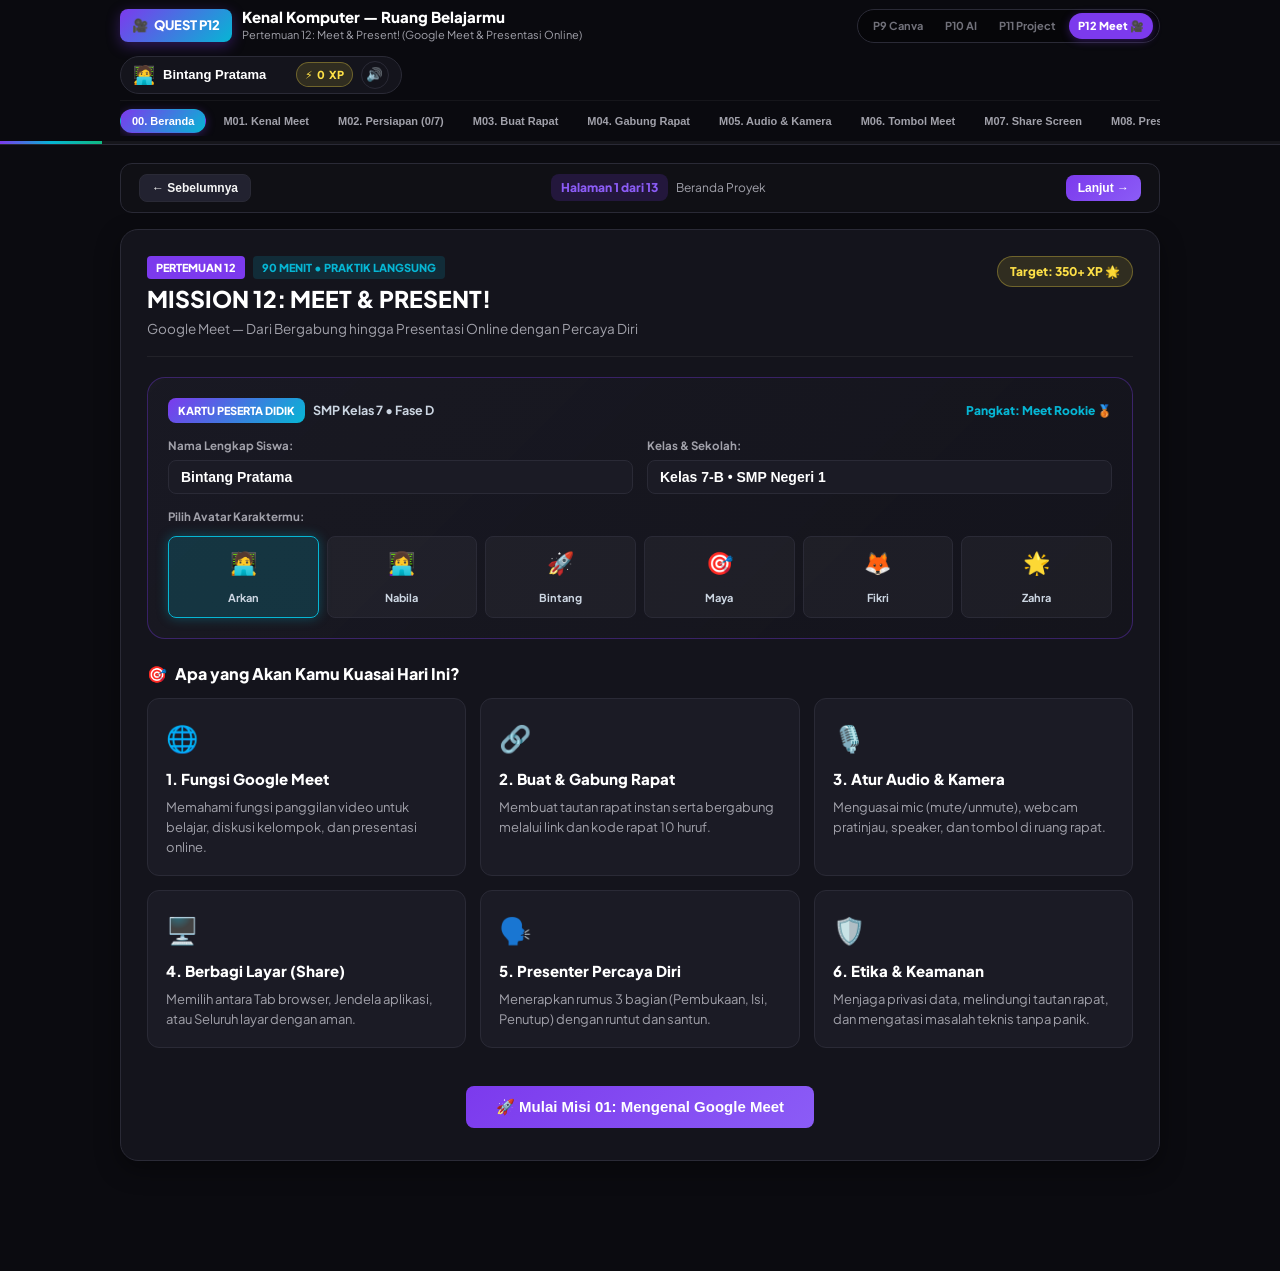
<file: pertemuan12/pertemuan12.html>
<!DOCTYPE html>
<html lang="id">

<head>
  <meta charset="UTF-8">
  <meta name="viewport" content="width=device-width, initial-scale=1.0">
  <title>Kenal Komputer P12: Meet & Present! — Google Meet & Presentasi Online</title>
  <meta name="description"
    content="Bahan ajar interaktif Google Meet untuk siswa SMP Kelas 7: membuat & bergabung rapat, kontrol kamera/mikrofon, simulasi berbagi layar (Tab vs Jendela vs Seluruh Layar), etika & keamanan, rumus presentasi percaya diri, tantangan praktik online, dan kuis 8 soal.">
  <link rel="preconnect" href="https://fonts.googleapis.com">
  <link rel="preconnect" href="https://fonts.gstatic.com" crossorigin>
  <link href="https://fonts.googleapis.com/css2?family=Plus+Jakarta+Sans:wght@400;500;600;700;800;900&display=swap"
    rel="stylesheet">
  <style>
    :root {
      --bg-body: #0B0B10;
      --bg-card: #14141C;
      --bg-card-hover: #191924;
      --bg-surface: #1B1B25;
      --bg-surface-2: #222230;
      --border: #2A2A36;
      --border-light: rgba(255, 255, 255, 0.08);
      --purple: #7C3AED;
      --purple-glow: rgba(124, 58, 237, 0.35);
      --violet: #8B5CF6;
      --cyan: #06B6D4;
      --cyan-glow: rgba(6, 182, 212, 0.35);
      --yellow: #FDE047;
      --green: #10B981;
      --red: #EF4444;
      --text-main: #F5F5F5;
      --text-muted: #A1A1AA;
      --text-dim: #71717A;
      --radius-lg: 18px;
      --radius-md: 12px;
      --radius-sm: 8px;
      --font-sans: 'Plus Jakarta Sans', system-ui, -apple-system, sans-serif;
    }

    * {
      box-sizing: border-box;
      margin: 0;
      padding: 0;
    }

    body {
      background-color: var(--bg-body);
      color: var(--text-main);
      font-family: var(--font-sans);
      line-height: 1.6;
      padding-bottom: 90px;
      overflow-x: hidden;
      min-height: 100vh;
    }

    .container {
      max-width: 1080px;
      margin: 0 auto;
      padding: 0 20px;
    }

    /* Sticky Top Navigation Bar */
    .top-nav {
      position: sticky;
      top: 0;
      z-index: 100;
      background: rgba(11, 11, 16, 0.96);
      backdrop-filter: blur(14px);
      border-bottom: 1px solid var(--border);
      padding: 8px 0;
    }

    .nav-wrap {
      display: flex;
      align-items: center;
      justify-content: space-between;
      gap: 12px;
      flex-wrap: wrap;
    }

    .brand-group {
      display: flex;
      align-items: center;
      gap: 10px;
    }

    .brand-badge {
      background: linear-gradient(135deg, #7C3AED, #06B6D4);
      color: #fff;
      font-weight: 900;
      font-size: 13px;
      padding: 6px 12px;
      border-radius: var(--radius-sm);
      display: flex;
      align-items: center;
      gap: 6px;
      box-shadow: 0 4px 14px var(--purple-glow);
    }

    .brand-text h1 {
      font-size: 15px;
      font-weight: 800;
      color: #fff;
      line-height: 1.2;
    }

    .brand-text p {
      font-size: 11px;
      color: var(--text-muted);
    }

    .meeting-nav-row {
      display: flex;
      align-items: center;
      gap: 4px;
      background: rgba(0, 0, 0, 0.4);
      padding: 3px 6px;
      border-radius: 999px;
      border: 1px solid var(--border);
    }

    .meeting-tab {
      font-size: 11px;
      font-weight: 700;
      color: var(--text-dim);
      padding: 4px 9px;
      border-radius: 999px;
      text-decoration: none;
      transition: all 0.2s;
    }

    .meeting-tab:hover {
      color: #fff;
    }

    .meeting-tab.active {
      background: var(--purple);
      color: #fff;
      font-weight: 800;
      box-shadow: 0 2px 8px var(--purple-glow);
    }

    .user-panel {
      display: flex;
      align-items: center;
      gap: 8px;
      background: var(--bg-card);
      border: 1px solid var(--border);
      padding: 4px 12px;
      border-radius: 999px;
    }

    .avatar-btn {
      font-size: 18px;
      background: transparent;
      border: none;
      cursor: pointer;
      line-height: 1;
    }

    .name-input {
      background: transparent;
      border: none;
      color: #fff;
      font-weight: 700;
      font-size: 13px;
      outline: none;
      width: 125px;
    }

    .xp-pill {
      display: inline-flex;
      align-items: center;
      gap: 4px;
      background: rgba(253, 224, 71, 0.12);
      color: var(--yellow);
      border: 1px solid rgba(253, 224, 71, 0.3);
      font-size: 11px;
      font-weight: 800;
      padding: 3px 8px;
      border-radius: 999px;
    }

    .sound-toggle-btn {
      background: transparent;
      border: 1px solid var(--border);
      color: var(--text-muted);
      width: 28px;
      height: 28px;
      border-radius: 50%;
      cursor: pointer;
      display: flex;
      align-items: center;
      justify-content: center;
    }

    /* Stepper Subnav */
    .subnav-stages {
      display: flex;
      align-items: center;
      gap: 5px;
      overflow-x: auto;
      padding: 8px 0 2px;
      border-top: 1px solid rgba(255, 255, 255, 0.05);
      margin-top: 6px;
      scrollbar-width: none;
    }

    .subnav-stages::-webkit-scrollbar {
      display: none;
    }

    .stage-step-btn {
      background: transparent;
      color: var(--text-muted);
      font-size: 11px;
      font-weight: 700;
      padding: 5px 11px;
      border-radius: 999px;
      border: 1px solid transparent;
      cursor: pointer;
      white-space: nowrap;
      transition: all 0.2s;
    }

    .stage-step-btn:hover {
      color: #fff;
      background: rgba(255, 255, 255, 0.05);
    }

    .stage-step-btn.active {
      background: linear-gradient(135deg, var(--purple), var(--cyan));
      color: #fff;
      border-color: transparent;
      box-shadow: 0 2px 10px var(--purple-glow);
    }

    .stage-step-btn.done {
      border-color: rgba(16, 185, 129, 0.4);
      color: var(--green);
    }

    .global-progress-wrap {
      width: 100%;
      background: rgba(255, 255, 255, 0.05);
      height: 3px;
      position: absolute;
      bottom: 0;
      left: 0;
    }

    .global-progress-fill {
      height: 100%;
      width: 8%;
      background: linear-gradient(90deg, #7C3AED, #06B6D4, #10B981);
      transition: width 0.35s ease;
    }

    .page-stepper-bar {
      display: flex;
      align-items: center;
      justify-content: space-between;
      background: rgba(255, 255, 255, 0.02);
      border: 1px solid var(--border);
      padding: 10px 18px;
      border-radius: var(--radius-md);
      margin-top: 18px;
      font-size: 13px;
    }

    .page-counter-badge {
      background: rgba(124, 58, 237, 0.18);
      color: var(--violet);
      font-weight: 900;
      padding: 4px 10px;
      border-radius: var(--radius-sm);
      font-size: 12px;
    }

    /* Page Container */
    .mission-page {
      display: none;
      animation: pageFadeIn 0.3s ease;
      margin-top: 16px;
    }

    .mission-page.active-page {
      display: block;
    }

    @keyframes pageFadeIn {
      from {
        opacity: 0;
        transform: translateY(8px);
      }

      to {
        opacity: 1;
        transform: translateY(0);
      }
    }

    /* Cards & Layout */
    .card-mission {
      background: var(--bg-card);
      border: 1px solid var(--border);
      border-radius: var(--radius-lg);
      padding: 26px;
      position: relative;
      box-shadow: 0 8px 24px rgba(0, 0, 0, 0.4);
      margin-bottom: 20px;
    }

    .mission-hero-header {
      border-bottom: 1px solid rgba(255, 255, 255, 0.06);
      padding-bottom: 16px;
      margin-bottom: 20px;
      display: flex;
      justify-content: space-between;
      align-items: flex-start;
      gap: 16px;
      flex-wrap: wrap;
    }

    .mission-title-group h2 {
      font-size: 23px;
      font-weight: 900;
      color: #fff;
      line-height: 1.25;
    }

    .mission-title-group p {
      font-size: 13.5px;
      color: var(--text-muted);
      margin-top: 4px;
    }

    .mission-xp-badge {
      background: rgba(253, 224, 71, 0.12);
      color: var(--yellow);
      border: 1px solid rgba(253, 224, 71, 0.3);
      font-size: 12px;
      font-weight: 800;
      padding: 5px 12px;
      border-radius: 999px;
    }

    .grid-3 {
      display: grid;
      grid-template-columns: repeat(auto-fit, minmax(280px, 1fr));
      gap: 14px;
    }

    .grid-2 {
      display: grid;
      grid-template-columns: repeat(auto-fit, minmax(320px, 1fr));
      gap: 16px;
    }

    .box-info {
      background: var(--bg-surface);
      border: 1px solid var(--border);
      border-radius: var(--radius-md);
      padding: 18px;
      transition: all 0.2s;
    }

    .box-info.accent {
      border-color: var(--purple);
      box-shadow: 0 0 16px var(--purple-glow);
    }

    .box-info.accent-cyan {
      border-color: var(--cyan);
      box-shadow: 0 0 16px var(--cyan-glow);
    }

    .box-icon {
      font-size: 26px;
      margin-bottom: 8px;
    }

    .box-title {
      font-size: 15px;
      font-weight: 800;
      color: #fff;
      margin-bottom: 6px;
    }

    .box-desc {
      font-size: 13px;
      color: var(--text-muted);
      line-height: 1.55;
    }

    .notice-box {
      display: flex;
      gap: 12px;
      background: rgba(124, 58, 237, 0.1);
      border-left: 4px solid var(--purple);
      border-radius: var(--radius-sm);
      padding: 12px 14px;
      margin: 14px 0;
      font-size: 13px;
      color: #DDD6FE;
    }

    .notice-box.cyan {
      background: rgba(6, 182, 212, 0.1);
      border-left-color: var(--cyan);
      color: #CFFAFE;
    }

    .notice-box.yellow {
      background: rgba(253, 224, 71, 0.1);
      border-left-color: var(--yellow);
      color: #FEF08A;
    }

    .notice-box.green {
      background: rgba(16, 185, 129, 0.1);
      border-left-color: var(--green);
      color: #A7F3D0;
    }

    .notice-icon {
      font-size: 20px;
      flex-shrink: 0;
    }

    /* Student Identity & Character Card */
    .identity-card {
      background: linear-gradient(135deg, rgba(27, 27, 37, 0.8), rgba(20, 20, 28, 0.95));
      border: 1.5px solid rgba(124, 58, 237, 0.35);
      border-radius: var(--radius-lg);
      padding: 20px;
      margin-bottom: 22px;
    }

    .identity-header {
      display: flex;
      justify-content: space-between;
      align-items: center;
      flex-wrap: wrap;
      gap: 8px;
      margin-bottom: 14px;
    }

    .identity-tag {
      background: linear-gradient(135deg, var(--purple), var(--cyan));
      color: #fff;
      font-size: 11px;
      font-weight: 900;
      padding: 4px 10px;
      border-radius: var(--radius-sm);
    }

    .avatar-grid {
      display: grid;
      grid-template-columns: repeat(auto-fit, minmax(95px, 1fr));
      gap: 8px;
      margin-top: 10px;
    }

    .avatar-choice-card {
      background: rgba(255, 255, 255, 0.04);
      border: 1.5px solid var(--border);
      border-radius: var(--radius-sm);
      padding: 8px 6px;
      text-align: center;
      cursor: pointer;
      transition: all 0.2s;
    }

    .avatar-choice-card:hover {
      border-color: var(--violet);
    }

    .avatar-choice-card.selected {
      border-color: var(--cyan);
      background: rgba(6, 182, 212, 0.18);
      box-shadow: 0 0 12px var(--cyan-glow);
    }

    .avatar-choice-emoji {
      font-size: 22px;
      display: block;
      margin-bottom: 3px;
    }

    .avatar-choice-name {
      font-size: 11px;
      font-weight: 700;
      color: #cbd5e1;
    }

    /* Buttons */
    .btn {
      display: inline-flex;
      align-items: center;
      justify-content: center;
      gap: 8px;
      background: linear-gradient(135deg, var(--purple), var(--violet));
      color: #fff;
      border: none;
      padding: 10px 18px;
      border-radius: var(--radius-sm);
      font-size: 13px;
      font-weight: 800;
      cursor: pointer;
      text-decoration: none;
      transition: all 0.2s;
    }

    .btn:hover {
      filter: brightness(1.15);
      transform: translateY(-1px);
      box-shadow: 0 4px 16px var(--purple-glow);
    }

    .btn.cyan {
      background: linear-gradient(135deg, #0284C7, #06B6D4);
      box-shadow: 0 4px 14px var(--cyan-glow);
    }

    .btn.cyan:hover {
      box-shadow: 0 6px 20px var(--cyan-glow);
    }

    .btn.secondary {
      background: var(--bg-surface-2);
      color: var(--text-main);
      border: 1px solid var(--border);
    }

    .btn.secondary:hover {
      background: rgba(255, 255, 255, 0.08);
      border-color: rgba(255, 255, 255, 0.2);
      box-shadow: none;
    }

    .btn.green {
      background: linear-gradient(135deg, #059669, #10B981);
    }

    .btn.danger {
      background: linear-gradient(135deg, #DC2626, #EF4444);
    }

    .btn.sm {
      padding: 6px 12px;
      font-size: 12px;
    }

    /* Interactive Checklists */
    .checklist-item {
      display: flex;
      align-items: flex-start;
      gap: 12px;
      background: var(--bg-surface);
      border: 1px solid var(--border);
      padding: 12px 14px;
      border-radius: var(--radius-md);
      margin-bottom: 8px;
      cursor: pointer;
      transition: all 0.2s;
      user-select: none;
    }

    .checklist-item:hover {
      border-color: rgba(255, 255, 255, 0.2);
    }

    .checklist-item.checked {
      background: rgba(16, 185, 129, 0.08);
      border-color: rgba(16, 185, 129, 0.4);
    }

    .custom-check-box {
      width: 22px;
      height: 22px;
      border-radius: 6px;
      border: 2px solid var(--border);
      display: flex;
      align-items: center;
      justify-content: center;
      font-size: 13px;
      font-weight: 900;
      color: transparent;
      flex-shrink: 0;
      margin-top: 2px;
      transition: all 0.2s;
    }

    .checklist-item.checked .custom-check-box {
      background: var(--green);
      border-color: var(--green);
      color: #fff;
    }

    .checklist-text {
      font-size: 13.5px;
      color: var(--text-main);
      font-weight: 600;
    }

    .checklist-sub {
      font-size: 11.5px;
      color: var(--text-muted);
      font-weight: 400;
      margin-top: 2px;
    }

    /* Interactive Simulator: Meet Room / Lobby */
    .meet-lobby-sim {
      background: #000;
      border: 2px solid var(--border);
      border-radius: var(--radius-lg);
      overflow: hidden;
      margin: 16px 0;
      box-shadow: 0 12px 30px rgba(0, 0, 0, 0.6);
    }

    .meet-cam-screen {
      height: 240px;
      background: #18191D;
      position: relative;
      display: flex;
      align-items: center;
      justify-content: center;
      text-align: center;
      overflow: hidden;
    }

    .meet-cam-avatar {
      width: 96px;
      height: 96px;
      border-radius: 50%;
      background: linear-gradient(135deg, var(--purple), var(--cyan));
      display: flex;
      align-items: center;
      justify-content: center;
      font-size: 42px;
      box-shadow: 0 0 24px rgba(6, 182, 212, 0.4);
      border: 3px solid #fff;
    }

    .meet-cam-watermark {
      position: absolute;
      bottom: 12px;
      left: 16px;
      font-size: 12px;
      font-weight: 700;
      background: rgba(0, 0, 0, 0.6);
      backdrop-filter: blur(6px);
      padding: 4px 10px;
      border-radius: 6px;
      color: #fff;
      display: flex;
      align-items: center;
      gap: 6px;
    }

    .meet-control-bar {
      background: #14141C;
      padding: 14px 20px;
      display: flex;
      align-items: center;
      justify-content: space-between;
      border-top: 1px solid var(--border);
      flex-wrap: wrap;
      gap: 12px;
    }

    .meet-round-btn {
      width: 44px;
      height: 44px;
      border-radius: 50%;
      border: none;
      cursor: pointer;
      display: flex;
      align-items: center;
      justify-content: center;
      font-size: 18px;
      transition: all 0.2s;
      position: relative;
    }

    .meet-round-btn.active-btn {
      background: #3C4043;
      color: #fff;
    }

    .meet-round-btn.muted-btn {
      background: #EA4335;
      color: #fff;
    }

    .meet-round-btn:hover {
      transform: scale(1.08);
      filter: brightness(1.15);
    }

    /* Audio wave animation */
    .audio-wave-bar {
      display: inline-flex;
      align-items: flex-end;
      gap: 3px;
      height: 18px;
    }

    .audio-wave-bar span {
      width: 3px;
      background: var(--green);
      border-radius: 2px;
      height: 4px;
      transition: height 0.15s;
    }

    .audio-wave-bar.speaking span:nth-child(1) {
      height: 16px;
      animation: wave 0.4s infinite alternate;
    }

    .audio-wave-bar.speaking span:nth-child(2) {
      height: 12px;
      animation: wave 0.3s infinite alternate 0.1s;
    }

    .audio-wave-bar.speaking span:nth-child(3) {
      height: 18px;
      animation: wave 0.5s infinite alternate 0.2s;
    }

    @keyframes wave {
      from {
        height: 4px;
      }

      to {
        height: 18px;
      }
    }

    /* Screen share modal simulator */
    .share-picker-box {
      background: var(--bg-surface);
      border: 1.5px solid var(--border);
      border-radius: var(--radius-md);
      padding: 16px;
      margin: 14px 0;
    }

    .share-tabs-nav {
      display: flex;
      gap: 8px;
      border-bottom: 1px solid var(--border);
      padding-bottom: 8px;
      margin-bottom: 12px;
    }

    .share-tab-btn {
      background: transparent;
      border: none;
      color: var(--text-muted);
      font-size: 12px;
      font-weight: 700;
      padding: 6px 12px;
      border-radius: 6px;
      cursor: pointer;
      transition: all 0.2s;
    }

    .share-tab-btn.active {
      background: var(--purple);
      color: #fff;
    }

    .share-item-card {
      background: rgba(255, 255, 255, 0.03);
      border: 1.5px solid var(--border);
      border-radius: var(--radius-sm);
      padding: 12px;
      cursor: pointer;
      transition: all 0.2s;
      text-align: left;
    }

    .share-item-card:hover {
      border-color: var(--cyan);
      background: rgba(6, 182, 212, 0.06);
    }

    .share-item-card.selected {
      border-color: var(--cyan);
      background: rgba(6, 182, 212, 0.15);
      box-shadow: 0 0 12px var(--cyan-glow);
    }

    /* Table styling */
    .custom-table {
      width: 100%;
      border-collapse: collapse;
      margin: 14px 0;
      font-size: 13px;
    }

    .custom-table th {
      background: rgba(255, 255, 255, 0.04);
      color: var(--text-main);
      font-weight: 800;
      text-align: left;
      padding: 12px 14px;
      border: 1px solid var(--border);
    }

    .custom-table td {
      padding: 10px 14px;
      border: 1px solid var(--border);
      color: #D1D5DB;
    }

    .custom-table tr:nth-child(even) {
      background: rgba(255, 255, 255, 0.015);
    }

    /* Interactive Checkpoint Quiz */
    .session-quiz {
      background: linear-gradient(135deg, rgba(27, 27, 37, 0.95), rgba(20, 20, 28, 0.98));
      border: 1.5px solid rgba(124, 58, 237, 0.4);
      border-radius: var(--radius-md);
      padding: 18px;
      margin: 20px 0;
    }

    .session-quiz-header {
      display: flex;
      justify-content: space-between;
      align-items: center;
      margin-bottom: 10px;
    }

    .session-quiz-tag {
      background: var(--purple);
      color: #fff;
      font-size: 10.5px;
      font-weight: 900;
      padding: 4px 10px;
      border-radius: 4px;
      text-transform: uppercase;
    }

    .opt-btn {
      width: 100%;
      text-align: left;
      background: var(--bg-surface);
      border: 1.5px solid var(--border);
      color: var(--text-main);
      padding: 10px 14px;
      border-radius: var(--radius-sm);
      font-size: 12.5px;
      font-weight: 600;
      cursor: pointer;
      transition: all 0.2s;
      margin-bottom: 6px;
      display: flex;
      align-items: center;
      justify-content: space-between;
    }

    .opt-btn:hover {
      border-color: var(--violet);
      background: rgba(139, 92, 246, 0.1);
    }

    .opt-btn.correct {
      background: rgba(16, 185, 129, 0.2) !important;
      border-color: var(--green) !important;
      color: #fff;
    }

    .opt-btn.wrong {
      background: rgba(239, 68, 68, 0.2) !important;
      border-color: var(--red) !important;
      color: #fff;
    }

    /* Final Quiz HUD */
    .quiz-hud-bar {
      display: flex;
      justify-content: space-between;
      align-items: center;
      background: var(--bg-surface);
      border: 1px solid var(--border);
      padding: 12px 18px;
      border-radius: var(--radius-md);
      margin-bottom: 16px;
    }

    .q-dots-row {
      display: flex;
      gap: 6px;
    }

    .q-dot {
      width: 26px;
      height: 26px;
      border-radius: 50%;
      background: var(--bg-surface-2);
      border: 1px solid var(--border);
      font-size: 11px;
      font-weight: 800;
      display: flex;
      align-items: center;
      justify-content: center;
      color: var(--text-muted);
      cursor: pointer;
    }

    .q-dot.active {
      border-color: var(--cyan);
      color: #fff;
      background: rgba(6, 182, 212, 0.2);
    }

    .q-dot.correct-dot {
      background: var(--green);
      border-color: var(--green);
      color: #fff;
    }

    .q-dot.wrong-dot {
      background: var(--red);
      border-color: var(--red);
      color: #fff;
    }

    /* Certificate styling */
    .cert-container {
      background: linear-gradient(135deg, #14141E 0%, #1A1A28 50%, #0E0E17 100%);
      border: 3px solid #7C3AED;
      border-radius: var(--radius-lg);
      padding: 36px 30px;
      position: relative;
      box-shadow: 0 0 35px rgba(124, 58, 237, 0.35);
      text-align: center;
      margin: 24px 0;
      overflow: hidden;
    }

    .cert-container::before {
      content: "";
      position: absolute;
      inset: 6px;
      border: 1px dashed rgba(253, 224, 71, 0.4);
      border-radius: calc(var(--radius-lg) - 6px);
      pointer-events: none;
    }

    .cert-badge {
      display: inline-block;
      background: linear-gradient(135deg, #FDE047, #F59E0B);
      color: #111;
      font-weight: 900;
      font-size: 12px;
      padding: 5px 16px;
      border-radius: 999px;
      text-transform: uppercase;
      letter-spacing: 1px;
      margin-bottom: 12px;
    }

    .cert-title {
      font-size: 26px;
      font-weight: 900;
      color: #fff;
      letter-spacing: 0.5px;
    }

    .cert-subtitle {
      font-size: 13.5px;
      color: var(--cyan);
      font-weight: 700;
      margin-top: 4px;
    }

    .cert-recipient-name {
      font-size: 32px;
      font-weight: 900;
      color: #FDE047;
      margin: 18px 0 6px;
      text-shadow: 0 0 18px rgba(253, 224, 71, 0.4);
      font-family: var(--font-sans);
    }

    .cert-body-text {
      font-size: 13.5px;
      color: #D1D5DB;
      max-width: 650px;
      margin: 0 auto 20px;
      line-height: 1.6;
    }

    .cert-stamp-badge {
      display: inline-flex;
      align-items: center;
      gap: 8px;
      background: rgba(16, 185, 129, 0.15);
      border: 1.5px solid #10B981;
      color: #34D399;
      padding: 6px 14px;
      border-radius: 999px;
      font-size: 12px;
      font-weight: 800;
    }

    .cert-footer-row {
      display: flex;
      justify-content: space-between;
      align-items: flex-end;
      margin-top: 28px;
      padding-top: 18px;
      border-top: 1px solid rgba(255, 255, 255, 0.1);
      font-size: 11.5px;
      color: var(--text-muted);
    }

    /* Toast */
    #toastNotice {
      position: fixed;
      bottom: 24px;
      right: 24px;
      z-index: 9999;
      background: rgba(20, 20, 28, 0.95);
      border: 1.5px solid var(--purple);
      color: #fff;
      padding: 12px 20px;
      border-radius: var(--radius-md);
      box-shadow: 0 8px 24px rgba(0, 0, 0, 0.6);
      font-size: 13px;
      font-weight: 700;
      display: none;
      animation: toastIn 0.3s ease;
    }

    @keyframes toastIn {
      from {
        transform: translateY(20px);
        opacity: 0;
      }

      to {
        transform: translateY(0);
        opacity: 1;
      }
    }

    /* Print styles */
    @media print {
      body {
        background: #fff !important;
        color: #000 !important;
      }

      .top-nav,
      .page-stepper-bar,
      .subnav-stages,
      .btn,
      .footer-zone,
      .session-quiz,
      #toastNotice {
        display: none !important;
      }

      .cert-container {
        border: 2px solid #000 !important;
        background: #fff !important;
        color: #000 !important;
        box-shadow: none !important;
      }

      .cert-recipient-name {
        color: #000 !important;
        text-shadow: none !important;
      }

      .cert-subtitle,
      .cert-body-text {
        color: #333 !important;
      }
    }

    @media (max-width: 768px) {
      .nav-wrap {
        flex-direction: column;
        align-items: flex-start;
      }

      .grid-2,
      .grid-3 {
        grid-template-columns: 1fr;
      }

      .cert-recipient-name {
        font-size: 24px;
      }

      .cert-footer-row {
        flex-direction: column;
        gap: 10px;
        align-items: center;
      }
    }
  </style>
</head>

<body>

  <!-- Toast Notification -->
  <div id="toastNotice">✅ Informasi Tersimpan!</div>

  <!-- Top Sticky Navigation -->
  <header class="top-nav">
    <div class="container">
      <div class="nav-wrap">
        <!-- Left: Brand -->
        <div class="brand-group">
          <div class="brand-badge">
            <span>🎥</span>
            <span>QUEST P12</span>
          </div>
          <div class="brand-text">
            <h1>Kenal Komputer — Ruang Belajarmu</h1>
            <p>Pertemuan 12: Meet & Present! (Google Meet & Presentasi Online)</p>
          </div>
        </div>

        <!-- Center: Switcher Meetings -->
        <div class="meeting-nav-row">
          <a href="pertemuan9.html" class="meeting-tab">P9 Canva</a>
          <a href="pertemuan10.html" class="meeting-tab">P10 AI</a>
          <a href="pertemuan11.html" class="meeting-tab">P11 Project</a>
          <a href="index.html" class="meeting-tab active">P12 Meet 🎥</a>
        </div>

        <!-- Right: User Identity & XP -->
        <div class="user-panel">
          <button class="avatar-btn" id="avatarBtnTop" onclick="cycleAvatar()" title="Ganti Avatar Siswa">🧑‍💻</button>
          <input type="text" id="topStudentName" class="name-input" value="Bintang Pratama" placeholder="Nama Siswa"
            onchange="syncStudentName(this.value)">
          <div class="xp-pill" id="globalXpPill">
            <span>⚡</span>
            <span id="globalXpVal">0</span>
            <span>XP</span>
          </div>
          <button class="sound-toggle-btn" id="soundToggleBtn" onclick="toggleAudio()"
            title="Aktif/Nonaktif Suara">🔊</button>
        </div>
      </div>

      <!-- Stepper Subnavigation -->
      <div class="subnav-stages" id="subnavStagesContainer">
        <button class="stage-step-btn active" onclick="jumpToPage(0)">00. Beranda</button>
        <button class="stage-step-btn" onclick="jumpToPage(1)">M01. Kenal Meet</button>
        <button class="stage-step-btn" onclick="jumpToPage(2)">M02. Persiapan (0/7)</button>
        <button class="stage-step-btn" onclick="jumpToPage(3)">M03. Buat Rapat</button>
        <button class="stage-step-btn" onclick="jumpToPage(4)">M04. Gabung Rapat</button>
        <button class="stage-step-btn" onclick="jumpToPage(5)">M05. Audio & Kamera</button>
        <button class="stage-step-btn" onclick="jumpToPage(6)">M06. Tombol Meet</button>
        <button class="stage-step-btn" onclick="jumpToPage(7)">M07. Share Screen</button>
        <button class="stage-step-btn" onclick="jumpToPage(8)">M08. Presenter Pro</button>
        <button class="stage-step-btn" onclick="jumpToPage(9)">M09. Atasi Masalah</button>
        <button class="stage-step-btn" onclick="jumpToPage(10)">M10. Etika & Aman</button>
        <button class="stage-step-btn" onclick="jumpToPage(11)">🎯 Misi Akhir (0/6)</button>
        <button class="stage-step-btn" onclick="jumpToPage(12)">🏆 Kuis & Sertifikat</button>
      </div>
    </div>
    <div class="global-progress-wrap">
      <div class="global-progress-fill" id="globalProgressBar"></div>
    </div>
  </header>

  <main class="container">

    <!-- Sub Navigation Bar / Stepper Controller -->
    <div class="page-stepper-bar">
      <button class="btn secondary sm" id="prevPageBtn" onclick="changePage(-1)">← Sebelumnya</button>
      <div style="display:flex; align-items:center; gap:8px;">
        <span class="page-counter-badge" id="pageCounterText">Halaman 1 dari 13</span>
        <span style="font-size:12px; color:var(--text-muted);" id="pageTitlePreview">Beranda Proyek</span>
      </div>
      <button class="btn sm" id="nextPageBtn" onclick="changePage(1)">Lanjut →</button>
    </div>

    <!-- ========================================== -->
    <!-- PAGE 0: HERO & OVERVIEW                    -->
    <!-- ========================================== -->
    <section class="mission-page active-page" id="page0">
      <div class="card-mission" style="margin-top:16px;">
        <div class="mission-hero-header">
          <div class="mission-title-group">
            <div style="display:flex; align-items:center; gap:8px; margin-bottom:6px;">
              <span
                style="background:var(--purple); color:#fff; font-size:11px; font-weight:900; padding:3px 9px; border-radius:4px;">PERTEMUAN
                12</span>
              <span
                style="background:rgba(6, 182, 212, 0.15); color:var(--cyan); font-size:11px; font-weight:800; padding:3px 9px; border-radius:4px;">90
                MENIT • PRAKTIK LANGSUNG</span>
            </div>
            <h2>MISSION 12: MEET & PRESENT!</h2>
            <p>Google Meet — Dari Bergabung hingga Presentasi Online dengan Percaya Diri</p>
          </div>
          <div class="mission-xp-badge">Target: 350+ XP 🌟</div>
        </div>

        <!-- Student Profile Card -->
        <div class="identity-card">
          <div class="identity-header">
            <div style="display:flex; align-items:center; gap:8px;">
              <span class="identity-tag">KARTU PESERTA DIDIK</span>
              <span style="font-size:12.5px; font-weight:700; color:#cbd5e1;">SMP Kelas 7 • Fase D</span>
            </div>
            <div style="font-size:12px; color:var(--cyan); font-weight:800;" id="rankDisplayLabel">Pangkat: Meet Rookie
              🥉</div>
          </div>

          <div
            style="display:grid; grid-template-columns: repeat(auto-fit, minmax(220px, 1fr)); gap:14px; align-items:center;">
            <div>
              <label
                style="font-size:11.5px; color:var(--text-muted); font-weight:700; display:block; margin-bottom:4px;">Nama
                Lengkap Siswa:</label>
              <input type="text" id="heroNameInput" value="Bintang Pratama" oninput="syncStudentName(this.value)"
                style="width:100%; background:var(--bg-surface); border:1.5px solid var(--border); border-radius:var(--radius-sm); color:#fff; font-size:14px; font-weight:700; padding:8px 12px; outline:none;">
            </div>
            <div>
              <label
                style="font-size:11.5px; color:var(--text-muted); font-weight:700; display:block; margin-bottom:4px;">Kelas
                & Sekolah:</label>
              <input type="text" id="heroClassInput" value="Kelas 7-B • SMP Negeri 1"
                oninput="syncStudentClass(this.value)"
                style="width:100%; background:var(--bg-surface); border:1.5px solid var(--border); border-radius:var(--radius-sm); color:#fff; font-size:14px; font-weight:700; padding:8px 12px; outline:none;">
            </div>
          </div>

          <div style="margin-top:14px;">
            <div style="font-size:11.5px; color:var(--text-muted); font-weight:700; margin-bottom:6px;">Pilih Avatar
              Karaktermu:</div>
            <div class="avatar-grid">
              <div class="avatar-choice-card selected" onclick="selectAvatar('🧑‍💻', 'Arkan', this)">
                <span class="avatar-choice-emoji">🧑‍💻</span>
                <span class="avatar-choice-name">Arkan</span>
              </div>
              <div class="avatar-choice-card" onclick="selectAvatar('👩‍💻', 'Nabila', this)">
                <span class="avatar-choice-emoji">👩‍💻</span>
                <span class="avatar-choice-name">Nabila</span>
              </div>
              <div class="avatar-choice-card" onclick="selectAvatar('🚀', 'Bintang', this)">
                <span class="avatar-choice-emoji">🚀</span>
                <span class="avatar-choice-name">Bintang</span>
              </div>
              <div class="avatar-choice-card" onclick="selectAvatar('🎯', 'Maya', this)">
                <span class="avatar-choice-emoji">🎯</span>
                <span class="avatar-choice-name">Maya</span>
              </div>
              <div class="avatar-choice-card" onclick="selectAvatar('🦊', 'Fikri', this)">
                <span class="avatar-choice-emoji">🦊</span>
                <span class="avatar-choice-name">Fikri</span>
              </div>
              <div class="avatar-choice-card" onclick="selectAvatar('🌟', 'Zahra', this)">
                <span class="avatar-choice-emoji">🌟</span>
                <span class="avatar-choice-name">Zahra</span>
              </div>
            </div>
          </div>
        </div>

        <!-- 6 Capaian Pembelajaran -->
        <div style="margin-bottom:20px;">
          <h3
            style="font-size:16px; font-weight:800; color:#fff; margin-bottom:12px; display:flex; align-items:center; gap:8px;">
            <span>🎯</span> Apa yang Akan Kamu Kuasai Hari Ini?
          </h3>
          <div class="grid-3">
            <div class="box-info">
              <div class="box-icon">🌐</div>
              <div class="box-title">1. Fungsi Google Meet</div>
              <div class="box-desc">Memahami fungsi panggilan video untuk belajar, diskusi kelompok, dan presentasi
                online.</div>
            </div>
            <div class="box-info">
              <div class="box-icon">🔗</div>
              <div class="box-title">2. Buat & Gabung Rapat</div>
              <div class="box-desc">Membuat tautan rapat instan serta bergabung melalui link dan kode rapat 10 huruf.
              </div>
            </div>
            <div class="box-info">
              <div class="box-icon">🎙️</div>
              <div class="box-title">3. Atur Audio & Kamera</div>
              <div class="box-desc">Menguasai mic (mute/unmute), webcam pratinjau, speaker, dan tombol di ruang rapat.
              </div>
            </div>
            <div class="box-info">
              <div class="box-icon">🖥️</div>
              <div class="box-title">4. Berbagi Layar (Share)</div>
              <div class="box-desc">Memilih antara Tab browser, Jendela aplikasi, atau Seluruh layar dengan aman.</div>
            </div>
            <div class="box-info">
              <div class="box-icon">🗣️</div>
              <div class="box-title">5. Presenter Percaya Diri</div>
              <div class="box-desc">Menerapkan rumus 3 bagian (Pembukaan, Isi, Penutup) dengan runtut dan santun.</div>
            </div>
            <div class="box-info">
              <div class="box-icon">🛡️</div>
              <div class="box-title">6. Etika & Keamanan</div>
              <div class="box-desc">Menjaga privasi data, melindungi tautan rapat, dan mengatasi masalah teknis tanpa
                panik.</div>
            </div>
          </div>
        </div>

        <!-- Action Button -->
        <div style="text-align:center; padding:18px 0 6px;">
          <button class="btn" style="font-size:15px; padding:12px 30px;" onclick="jumpToPage(1)">
            🚀 Mulai Misi 01: Mengenal Google Meet
          </button>
        </div>
      </div>
    </section>

    <!-- ========================================== -->
    <!-- PAGE 1: MISI 01 - MENGENAL GOOGLE MEET     -->
    <!-- ========================================== -->
    <section class="mission-page" id="page1">
      <div class="card-mission">
        <div class="mission-hero-header">
          <div class="mission-title-group">
            <div style="display:flex; align-items:center; gap:8px; margin-bottom:6px;">
              <span
                style="background:var(--purple); color:#fff; font-size:11px; font-weight:900; padding:3px 9px; border-radius:4px;">MISI
                01</span>
              <span style="color:var(--text-muted); font-size:12px;">Fondasi Komunikasi Digital</span>
            </div>
            <h2>Mengenal Google Meet</h2>
            <p>Layanan pertemuan virtual untuk berdiskusi, belajar, dan membagikan karyamu.</p>
          </div>
          <div class="mission-xp-badge">+25 XP</div>
        </div>

        <div class="notice-box cyan">
          <span class="notice-icon">💡</span>
          <div>
            <strong>Apa itu Google Meet?</strong><br>
            Google Meet adalah layanan untuk melakukan pertemuan melalui internet. Kita dapat berbicara, melihat peserta
            lain, dan membagikan layar tanpa harus berada di tempat yang sama!
          </div>
        </div>

        <!-- 4 Penggunaan Utama -->
        <h3 style="font-size:15px; font-weight:800; color:#fff; margin:18px 0 10px;">🌟 4 Contoh Penggunaan Google Meet
          untuk Pelajar SMP:</h3>
        <div class="grid-2">
          <div class="box-info">
            <div class="box-icon">🏠</div>
            <div class="box-title">1. Belajar Bersama Guru dari Rumah</div>
            <div class="box-desc">Mengikuti kelas saat pembelajaran jarak jauh, bimbingan tugas, atau konsultasi materi
              sekolah.</div>
          </div>
          <div class="box-info">
            <div class="box-icon">👥</div>
            <div class="box-title">2. Diskusi Tugas Kelompok</div>
            <div class="box-desc">Membahas pembagian tugas kelompok bersama teman tanpa harus bepergian keluar rumah.
            </div>
          </div>
          <div class="box-info">
            <div class="box-icon">📅</div>
            <div class="box-title">3. Mengikuti Rapat OSIS / Ekskul</div>
            <div class="box-desc">Koordinasi kegiatan sekolah, latihan pidato, atau pertemuan club komputer secara
              online.</div>
          </div>
          <div class="box-info">
            <div class="box-icon">📊</div>
            <div class="box-title">4. Menjelaskan Tugas Presentasi</div>
            <div class="box-desc">Menampilkan slide PowerPoint, Canva, atau Word ke layar peserta lain dan
              menerangkannya.</div>
          </div>
        </div>

        <!-- 3 Istilah Kunci Table -->
        <div style="margin-top:22px;">
          <h3 style="font-size:15px; font-weight:800; color:#fff; margin-bottom:10px;">📖 3 Istilah Penting yang Wajib
            Kamu Pahami:</h3>
          <table class="custom-table">
            <thead>
              <tr>
                <th style="width:25%;">Istilah</th>
                <th style="width:40%;">Artinya</th>
                <th style="width:35%;">Contoh dalam Pertemuan</th>
              </tr>
            </thead>
            <tbody>
              <tr>
                <td><strong style="color:var(--cyan);">Meeting</strong></td>
                <td>Pertemuan atau rapat online yang terhubung melalui internet.</td>
                <td>"Guru mengadakan <em>meeting</em> pukul 09.00 pagi."</td>
              </tr>
              <tr>
                <td><strong style="color:var(--yellow);">Participant</strong></td>
                <td>Orang yang mengikuti dan hadir di dalam rapat.</td>
                <td>"Jumlah <em>participants</em> di kelas 7B ada 32 siswa."</td>
              </tr>
              <tr>
                <td><strong style="color:var(--green);">Screen Sharing</strong></td>
                <td>Membagikan tampilan layar komputer kepada peserta lain.</td>
                <td>"Arkan melakukan <em>screen sharing</em> slide tugasnya."</td>
              </tr>
            </tbody>
          </table>
        </div>

        <!-- Interactive Cek Pemahaman -->
        <div class="session-quiz">
          <div class="session-quiz-header">
            <span class="session-quiz-tag">CEK PEMAHAMAN MISI 01</span>
            <span style="font-size:11px; color:var(--yellow); font-weight:700;">+15 XP</span>
          </div>
          <p style="font-size:13px; font-weight:700; color:#fff; margin-bottom:10px;">
            Menurutmu, dalam kondisi apa Google Meet jauh lebih menguntungkan dan praktis dibanding bertemu langsung di
            sekolah?
          </p>
          <button class="opt-btn" onclick="checkMisiQuiz(1, false, this)">
            <span>A. Saat ingin bermain bola bersama di lapangan sekolah</span>
            <span class="res-icon"></span>
          </button>
          <button class="opt-btn" onclick="checkMisiQuiz(1, true, this)">
            <span>B. Saat hari libur atau hujan lebat tetapi kelompok harus segera mendiskusikan tugas</span>
            <span class="res-icon"></span>
          </button>
          <button class="opt-btn" onclick="checkMisiQuiz(1, false, this)">
            <span>C. Saat ingin meminjam pensil teman di meja sebelah</span>
            <span class="res-icon"></span>
          </button>
          <div id="misiFb1" style="font-size:12px; margin-top:8px; display:none; padding:8px 12px; border-radius:6px;">
          </div>
        </div>

        <!-- Action Navigation -->
        <div style="display:flex; justify-content:space-between; margin-top:20px;">
          <button class="btn secondary" onclick="jumpToPage(0)">← Beranda</button>
          <button class="btn" onclick="jumpToPage(2)">Lanjut ke Misi 02: Persiapan Rapat →</button>
        </div>
      </div>
    </section>

    <!-- ========================================== -->
    <!-- PAGE 2: MISI 02 - PERSIAPAN SEBELUM RAPAT  -->
    <!-- ========================================== -->
    <section class="mission-page" id="page2">
      <div class="card-mission">
        <div class="mission-hero-header">
          <div class="mission-title-group">
            <div style="display:flex; align-items:center; gap:8px; margin-bottom:6px;">
              <span
                style="background:var(--purple); color:#fff; font-size:11px; font-weight:900; padding:3px 9px; border-radius:4px;">MISI
                02</span>
              <span style="color:var(--text-muted); font-size:12px;">Kesiapan Teknis & Lingkungan</span>
            </div>
            <h2>Persiapan Sebelum Rapat</h2>
            <p>Persiapan yang baik membuat rapat berjalan lancar tanpa hambatan teknis yang membuang waktu.</p>
          </div>
          <div class="mission-xp-badge">+35 XP</div>
        </div>

        <div class="notice-box yellow">
          <span class="notice-icon">⚠️</span>
          <div>
            <strong>Ingat Pesan Emas Ini:</strong><br>
            Persiapan yang baik membuat rapat berjalan lebih lancar. Jangan sampai waktu presentasimu habis hanya karena
            file belum dibuka atau mikrofon belum berfungsi!
          </div>
        </div>

        <!-- Interactive 7 Checklist Items -->
        <div style="margin:20px 0;">
          <div
            style="display:flex; justify-content:space-between; align-items:center; margin-bottom:12px; flex-wrap:wrap; gap:8px;">
            <h3 style="font-size:15.5px; font-weight:800; color:#fff;">📋 Checklist Kesiapan Sebelum Mulai (Klik Setiap
              Kotak):</h3>
            <span
              style="background:rgba(124, 58, 237, 0.2); color:var(--violet); font-size:12px; font-weight:900; padding:4px 10px; border-radius:999px;"
              id="chkCountLabel">
              Terselesaikan: 0/7
            </span>
          </div>

          <div id="checklistGroup">
            <div class="checklist-item" onclick="toggleCheckItem(1, this)">
              <div class="custom-check-box">✓</div>
              <div>
                <div class="checklist-text">1. Laptop atau komputer siap digunakan</div>
                <div class="checklist-sub">Baterai terisi penuh atau terhubung ke charger agar laptop tidak tiba-tiba
                  mati saat rapat.</div>
              </div>
            </div>

            <div class="checklist-item" onclick="toggleCheckItem(2, this)">
              <div class="custom-check-box">✓</div>
              <div>
                <div class="checklist-text">2. Internet tersambung dengan baik</div>
                <div class="checklist-sub">Uji coba membuka halaman web untuk memastikan koneksi stabil dan lancar.
                </div>
              </div>
            </div>

            <div class="checklist-item" onclick="toggleCheckItem(3, this)">
              <div class="custom-check-box">✓</div>
              <div>
                <div class="checklist-text">3. Browser dapat membuka Google Meet</div>
                <div class="checklist-sub">Gunakan browser modern seperti Google Chrome, Microsoft Edge, atau Mozilla
                  Firefox.</div>
              </div>
            </div>

            <div class="checklist-item" onclick="toggleCheckItem(4, this)">
              <div class="custom-check-box">✓</div>
              <div>
                <div class="checklist-text">4. Kamera dan mikrofon tersedia jika diperlukan</div>
                <div class="checklist-sub">Pastikan webcam tidak tertutup stiker dan mikrofon internal/headset
                  berfungsi.</div>
              </div>
            </div>

            <div class="checklist-item" onclick="toggleCheckItem(5, this)">
              <div class="custom-check-box">✓</div>
              <div>
                <div class="checklist-text">5. Tempat belajar cukup tenang dan terang</div>
                <div class="checklist-sub">Cari sudut meja yang tidak berisik dari suara TV/kendaraan, dan lampu
                  menyinari wajah (bukan backlight).</div>
              </div>
            </div>

            <div class="checklist-item" onclick="toggleCheckItem(6, this)">
              <div class="custom-check-box">✓</div>
              <div>
                <div class="checklist-text">6. File presentasi sudah disiapkan dan dibuka</div>
                <div class="checklist-sub">Buka terlebih dahulu slide PowerPoint, Google Slides, atau Canva di jendela
                  terpisah sebelum rapat dimulai.</div>
              </div>
            </div>

            <div class="checklist-item" onclick="toggleCheckItem(7, this)">
              <div class="custom-check-box">✓</div>
              <div>
                <div class="checklist-text">7. Tab dan aplikasi pribadi yang tidak diperlukan sudah ditutup</div>
                <div class="checklist-sub">Tutup WhatsApp Web, game, media sosial, atau tab yang memuat password agar
                  privasimu tetap aman terjaga.</div>
              </div>
            </div>
          </div>
        </div>

        <div id="checkCompleteNotice" style="display:none;" class="notice-box green">
          <span class="notice-icon">🎉</span>
          <div>
            <strong>Luar Biasa! Semua 7 Persiapan Telah Terpenuhi (+35 XP)!</strong><br>
            Kamu sudah siap memasuki ruang rapat digital seperti presenter profesional!
          </div>
        </div>

        <div style="display:flex; justify-content:space-between; margin-top:20px;">
          <button class="btn secondary" onclick="jumpToPage(1)">← Misi 01</button>
          <button class="btn" onclick="jumpToPage(3)">Lanjut ke Misi 03: Membuat Rapat →</button>
        </div>
      </div>
    </section>

    <!-- ========================================== -->
    <!-- PAGE 3: MISI 03 - MEMBUAT RAPAT MEET       -->
    <!-- ========================================== -->
    <section class="mission-page" id="page3">
      <div class="card-mission">
        <div class="mission-hero-header">
          <div class="mission-title-group">
            <div style="display:flex; align-items:center; gap:8px; margin-bottom:6px;">
              <span
                style="background:var(--purple); color:#fff; font-size:11px; font-weight:900; padding:3px 9px; border-radius:4px;">MISI
                03</span>
              <span style="color:var(--text-muted); font-size:12px;">Menjadi Host Rapat</span>
            </div>
            <h2>Membuat Rapat Google Meet</h2>
            <p>Belajar membuat ruang rapat sendiri dan membagikan link ke teman kelompok atau tutor.</p>
          </div>
          <div class="mission-xp-badge">+30 XP</div>
        </div>

        <!-- 3 Langkah Pembuatan -->
        <div class="grid-3" style="margin-bottom:20px;">
          <div class="box-info accent">
            <div style="display:flex; justify-content:space-between; align-items:center; margin-bottom:6px;">
              <span class="box-icon" style="margin:0;">1️⃣</span>
              <span style="font-size:11px; font-weight:800; color:var(--violet);">LANGKAH 1</span>
            </div>
            <div class="box-title">Buka meet.google.com</div>
            <div class="box-desc">
              Buka browser favoritmu, ketik <strong>meet.google.com</strong> pada address bar. Pastikan kamu sudah masuk
              (sign in) menggunakan akun Google pribadimu atau akun belajar.id sekolah.
            </div>
          </div>

          <div class="box-info accent-cyan">
            <div style="display:flex; justify-content:space-between; align-items:center; margin-bottom:6px;">
              <span class="box-icon" style="margin:0;">2️⃣</span>
              <span style="font-size:11px; font-weight:800; color:var(--cyan);">LANGKAH 2</span>
            </div>
            <div class="box-title">Klik "Rapat Baru" (New Meeting)</div>
            <div class="box-desc">
              Kamu akan melihat tombol biru besar <strong>"Rapat baru"</strong>. Klik tombol ini untuk memilih tipe
              rapat yang ingin kamu buat.
            </div>
          </div>

          <div class="box-info accent">
            <div style="display:flex; justify-content:space-between; align-items:center; margin-bottom:6px;">
              <span class="box-icon" style="margin:0;">3️⃣</span>
              <span style="font-size:11px; font-weight:800; color:var(--green);">LANGKAH 3</span>
            </div>
            <div class="box-title">Bagikan Link Secara Privat</div>
            <div class="box-desc">
              Salin tautan rapat (misal: <em>meet.google.com/abc-defg-hij</em>) lalu kirim hanya kepada orang yang
              diundang lewat pesan privat.
            </div>
          </div>
        </div>

        <!-- Detail 3 Opsi di Tombol Rapat Baru -->
        <h3 style="font-size:15px; font-weight:800; color:#fff; margin-bottom:12px;">🔍 3 Opsi Pilihan Saat Klik "Rapat
          Baru":</h3>
        <div class="grid-3" style="margin-bottom:20px;">
          <div style="background:var(--bg-surface); border:1px solid var(--border); border-radius:10px; padding:14px;">
            <strong style="color:var(--yellow); font-size:13.5px;">⏳ Buat rapat untuk nanti</strong>
            <p style="font-size:12px; color:var(--text-muted); margin-top:6px;">
              Sistem membuatkan link rapat yang bisa kamu simpan dan bagikan terlebih dahulu, untuk digunakan beberapa
              jam atau hari kemudian.
            </p>
          </div>
          <div style="background:var(--bg-surface); border:1px solid var(--border); border-radius:10px; padding:14px;">
            <strong style="color:var(--green); font-size:13.5px;">⚡ Mulai rapat instan</strong>
            <p style="font-size:12px; color:var(--text-muted); margin-top:6px;">
              Langsung membuka ruangan rapat saat itu juga dalam hitungan detik. Cocok saat kamu dan kelompok ingin
              langsung praktik sekarang.
            </p>
          </div>
          <div style="background:var(--bg-surface); border:1px solid var(--border); border-radius:10px; padding:14px;">
            <strong style="color:var(--cyan); font-size:13.5px;">📅 Jadwalkan di Google Kalender</strong>
            <p style="font-size:12px; color:var(--text-muted); margin-top:6px;">
              Mengatur tanggal, jam rapat, dan mengirim undangan otomatis ke email teman kelompokmu lewat kalender
              Google.
            </p>
          </div>
        </div>

        <!-- Interactive Generator Simulasi -->
        <div
          style="background:rgba(20,20,28,0.9); border:1.5px solid var(--border); border-radius:var(--radius-md); padding:18px; margin-bottom:18px;">
          <div
            style="display:flex; justify-content:space-between; align-items:center; margin-bottom:12px; flex-wrap:wrap; gap:8px;">
            <h4 style="font-size:14px; font-weight:800; color:#fff;">🎮 Simulator Pembuatan Link Rapat:</h4>
            <span style="font-size:11.5px; color:var(--cyan); font-weight:700;">Simulasi Praktis Tanpa Harus Buka Tab
              Lain</span>
          </div>
          <div style="display:flex; gap:10px; flex-wrap:wrap; margin-bottom:12px;">
            <button class="btn sm" onclick="simulateCreateMeeting('instant')">⚡ Klik: Mulai Rapat Instan</button>
            <button class="btn secondary sm" onclick="simulateCreateMeeting('later')">⏳ Klik: Buat Rapat untuk
              Nanti</button>
          </div>
          <div id="simMeetingResult"
            style="display:none; background:var(--bg-surface); border:1px dashed var(--cyan); border-radius:8px; padding:12px; align-items:center; justify-content:space-between; gap:12px; flex-wrap:wrap;">
            <div>
              <div style="font-size:11px; color:var(--text-muted); font-weight:700;">Link Rapat Dibuat:</div>
              <code id="simLinkText"
                style="font-size:14px; color:var(--yellow); font-weight:800;">meet.google.com/xyz-qwer-vbn</code>
            </div>
            <button class="btn cyan sm" onclick="copySimulatedMeetLink()">📋 Salin Link Rapat</button>
          </div>
        </div>

        <div class="notice-box">
          <span class="notice-icon">🔒</span>
          <div>
            <strong>Catatan Keamanan Penting:</strong> Link rapat tidak perlu disebarkan ke media sosial atau forum
            publik. Bagikan hanya kepada orang yang memang perlu bergabung agar tidak ada orang asing yang masuk dan
            mengganggu jalannya rapat!
          </div>
        </div>

        <div style="display:flex; justify-content:space-between; margin-top:20px;">
          <button class="btn secondary" onclick="jumpToPage(2)">← Misi 02</button>
          <button class="btn" onclick="jumpToPage(4)">Lanjut ke Misi 04: Bergabung ke Rapat →</button>
        </div>
      </div>
    </section>

    <!-- ========================================== -->
    <!-- PAGE 4: MISI 04 - BERGABUNG KE RAPAT       -->
    <!-- ========================================== -->
    <section class="mission-page" id="page4">
      <div class="card-mission">
        <div class="mission-hero-header">
          <div class="mission-title-group">
            <div style="display:flex; align-items:center; gap:8px; margin-bottom:6px;">
              <span
                style="background:var(--purple); color:#fff; font-size:11px; font-weight:900; padding:3px 9px; border-radius:4px;">MISI
                04</span>
              <span style="color:var(--text-muted); font-size:12px;">Menjadi Peserta Rapat</span>
            </div>
            <h2>Bergabung ke Rapat (Join Meeting)</h2>
            <p>Dua cara mudah bergabung saat guru atau teman mengirimkan undangan rapat.</p>
          </div>
          <div class="mission-xp-badge">+25 XP</div>
        </div>

        <div class="grid-2" style="margin-bottom:20px;">
          <!-- Cara 1 -->
          <div class="box-info">
            <div style="display:flex; align-items:center; gap:8px; margin-bottom:8px;">
              <span
                style="background:var(--purple); color:#fff; font-size:12px; font-weight:900; padding:2px 8px; border-radius:4px;">CARA
                1</span>
              <strong style="font-size:14px; color:#fff;">Menggunakan Link Langsung</strong>
            </div>
            <ol style="font-size:12.5px; color:#CBD5E1; padding-left:18px; line-height:1.6;">
              <li>Buka pesan di WhatsApp Web, Google Classroom, atau email yang memuat link rapat.</li>
              <li>Klik link tersebut (misal: <em>https://meet.google.com/abc-defg-hij</em>).</li>
              <li>Browser akan membuka halaman ruang tunggu pratinjau (Lobby).</li>
              <li>Periksa tampilan kamera dan mikrofon.</li>
              <li>Klik tombol hijau <strong>"Gabung sekarang" (Join now)</strong>.</li>
              <li>Jika ada izin masuk, tunggu penyelenggara (host) mengeklik <em>"Admit" / "Izinkan"</em>.</li>
            </ol>
          </div>

          <!-- Cara 2 -->
          <div class="box-info">
            <div style="display:flex; align-items:center; gap:8px; margin-bottom:8px;">
              <span
                style="background:var(--cyan); color:#fff; font-size:12px; font-weight:900; padding:2px 8px; border-radius:4px;">CARA
                2</span>
              <strong style="font-size:14px; color:#fff;">Menggunakan Kode Rapat</strong>
            </div>
            <ol style="font-size:12.5px; color:#CBD5E1; padding-left:18px; line-height:1.6;">
              <li>Buka situs <strong>meet.google.com</strong>.</li>
              <li>Di samping tombol "Rapat baru", terdapat kotak teks <em>"Masukkan kode atau link"</em>.</li>
              <li>Ketik 10 huruf kode rapat (contoh: <code>abc-defg-hij</code>). Tanda strip (-) boleh diketik atau
                otomatis.</li>
              <li>Klik tombol <strong>"Gabung"</strong> di sebelahnya.</li>
              <li>Kamu akan diarahkan ke ruang persiapan sebelum bergabung.</li>
            </ol>
          </div>
        </div>

        <!-- Interactive Lobby Simulator -->
        <div class="meet-lobby-sim">
          <div
            style="background:#202124; padding:10px 16px; display:flex; justify-content:space-between; align-items:center; border-bottom:1px solid #333;">
            <span style="font-size:12px; font-weight:800; color:#fff; display:flex; align-items:center; gap:6px;">
              <span>🟢</span> Google Meet — Ruang Persiapan (Green Room)
            </span>
            <span style="font-size:11px; color:#9AA0A6;" id="simRoomCodeText">Kode: smp-hebat-p12</span>
          </div>

          <div class="meet-cam-screen" id="simCamScreen">
            <div class="meet-cam-avatar" id="simCamAvatar">🧑‍💻</div>
            <div id="simCamOffLabel" style="display:none; color:#9AA0A6; font-size:13px; font-weight:700;">Kamera Sedang
              Dinonaktifkan</div>
            <div class="meet-cam-watermark">
              <span id="simWatermarkName">Bintang Pratama</span>
              <span class="audio-wave-bar" id="simAudioWave">
                <span></span><span></span><span></span>
              </span>
            </div>
          </div>

          <div class="meet-control-bar">
            <div style="display:flex; gap:10px;">
              <button class="meet-round-btn active-btn" id="btnToggleSimMic" onclick="toggleSimMic()"
                title="Aktif/Mute Mikrofon">🎙️</button>
              <button class="meet-round-btn active-btn" id="btnToggleSimCam" onclick="toggleSimCam()"
                title="Aktif/Matikan Kamera">📷</button>
            </div>
            <div style="display:flex; align-items:center; gap:10px;">
              <button class="btn green sm" id="btnJoinSimRoom" onclick="joinSimulatedRoom()">
                🚀 Gabung Sekarang (Join Now)
              </button>
            </div>
          </div>
        </div>
        <div id="joinStatusAlert" style="display:none; font-size:12.5px; margin-top:8px;" class="notice-box green">
          <span class="notice-icon">✅</span>
          <div id="joinStatusText">Host (Tutor) telah mengizinkanmu masuk ke ruang rapat! Selamat datang!</div>
        </div>

        <div style="display:flex; justify-content:space-between; margin-top:20px;">
          <button class="btn secondary" onclick="jumpToPage(3)">← Misi 03</button>
          <button class="btn" onclick="jumpToPage(5)">Lanjut ke Misi 05: Audio & Kamera →</button>
        </div>
      </div>
    </section>

    <!-- ========================================== -->
    <!-- PAGE 5: MISI 05 - AUDIO, KAMERA, SPEAKER   -->
    <!-- ========================================== -->
    <section class="mission-page" id="page5">
      <div class="card-mission">
        <div class="mission-hero-header">
          <div class="mission-title-group">
            <div style="display:flex; align-items:center; gap:8px; margin-bottom:6px;">
              <span
                style="background:var(--purple); color:#fff; font-size:11px; font-weight:900; padding:3px 9px; border-radius:4px;">MISI
                05</span>
              <span style="color:var(--text-muted); font-size:12px;">Peralatan Suara & Video</span>
            </div>
            <h2>Menguasai Kamera, Mikrofon, dan Speaker</h2>
            <p>Tiga perangkat pokok agar suara terdengar jernih, video terlihat rapi, dan suara peserta terdengar jelas.
            </p>
          </div>
          <div class="mission-xp-badge">+30 XP</div>
        </div>

        <!-- 3 Perangkat -->
        <div class="grid-3" style="margin-bottom:20px;">
          <div class="box-info accent">
            <div class="box-icon">🎙️</div>
            <div class="box-title">Mikrofon (Mic)</div>
            <div class="box-desc">
              Digunakan untuk berbicara. Saat tombol mikrofon menunjukkan kondisi nonaktif atau tercoret merah (Mute),
              suara kita tidak akan terdengar oleh peserta lain.
            </div>
          </div>

          <div class="box-info accent-cyan">
            <div class="box-icon">📷</div>
            <div class="box-title">Kamera (Webcam)</div>
            <div class="box-desc">
              Digunakan untuk menampilkan wajah kita. Kamera bisa dimatikan sementara saat internet sedang lemot atau
              saat kamu sedang tidak berbicara.
            </div>
          </div>

          <div class="box-info accent">
            <div class="box-icon">🔊</div>
            <div class="box-title">Speaker / Headset</div>
            <div class="box-desc">
              Digunakan untuk mendengar suara peserta lain atau penjelasan guru. Pastikan volume komputer tidak dalam
              keadaan bisu (0%).
            </div>
          </div>
        </div>

        <!-- 5 Langkah Pemeriksaan Audio/Video -->
        <div
          style="background:var(--bg-surface); border:1px solid var(--border); border-radius:var(--radius-md); padding:18px; margin-bottom:20px;">
          <h3 style="font-size:15px; font-weight:800; color:#fff; margin-bottom:10px;">🛠️ 5 Langkah Pemeriksaan Sebelum
            Menekan Gabung:</h3>
          <ol style="font-size:13px; color:#D1D5DB; padding-left:20px; line-height:1.65;">
            <li><strong>Lihat pratinjau kamera:</strong> Apakah wajahmu berada di tengah dan pencahayaan cukup terang?
            </li>
            <li><strong>Ucapkan beberapa kata:</strong> Perhatikan apakah lingkaran atau indikator titik mikrofon
              bergerak naik-turun merespons suaramu.</li>
            <li><strong>Uji speaker laptop:</strong> Klik menu setelan audio jika ragu untuk memutar bunyi tes.</li>
            <li><strong>Pilih perangkat yang tepat:</strong> Jika kamu menggunakan headset, pastikan Meet memilih
              mikrofon headset, bukan mic internal laptop yang jauh.</li>
            <li><strong>Klik gabung</strong> dengan percaya diri setelah semua perangkat terkonfirmasi aktif dan siap.
            </li>
          </ol>
        </div>

        <!-- Interactive Hardware Test Box -->
        <div class="grid-2" style="margin-bottom:20px;">
          <!-- Tes Mic -->
          <div
            style="background:rgba(20,20,28,0.9); border:1.5px solid var(--border); border-radius:10px; padding:16px;">
            <h4 style="font-size:14px; font-weight:800; color:#fff; margin-bottom:8px;">🎙️ Uji Coba Mikrofon Virtual:
            </h4>
            <p style="font-size:12px; color:var(--text-muted); margin-bottom:12px;">Klik tombol di bawah untuk simulasi
              berbicara dan melihat respons gelombang suara:</p>
            <div style="display:flex; align-items:center; gap:12px; margin-bottom:10px;">
              <button class="btn sm cyan" id="btnTestMic" onclick="testMicSimulator()">🎤 Uji Suara Mic</button>
              <div id="micTestWave" class="audio-wave-bar" style="height:24px;">
                <span></span><span></span><span></span><span></span><span></span>
              </div>
            </div>
            <div id="micTestResult" style="font-size:11.5px; color:var(--text-dim);">Status: Menunggu uji coba...</div>
          </div>

          <!-- Tes Speaker -->
          <div
            style="background:rgba(20,20,28,0.9); border:1.5px solid var(--border); border-radius:10px; padding:16px;">
            <h4 style="font-size:14px; font-weight:800; color:#fff; margin-bottom:8px;">🔊 Uji Coba Bunyi Speaker:</h4>
            <p style="font-size:12px; color:var(--text-muted); margin-bottom:12px;">Klik tombol di bawah untuk memutar
              nada uji coba audio berfrekuensi jernih:</p>
            <div style="display:flex; align-items:center; gap:12px; margin-bottom:10px;">
              <button class="btn sm secondary" onclick="testSpeakerSound()">🔔 Putar Nada Uji Speaker</button>
            </div>
            <div id="speakerTestResult" style="font-size:11.5px; color:var(--text-dim);">Status: Klik tombol untuk
              menguji suara.</div>
          </div>
        </div>

        <!-- Latihan 30 Detik Box -->
        <div class="notice-box green">
          <span class="notice-icon">⏱️</span>
          <div>
            <strong>Latihan Berbicara 30 Detik:</strong><br>
            Coba lafalkan kalimat pembuka ini dengan lantang dan percaya diri di depan komputermu:<br>
            <em style="color:#fff; font-weight:700; display:block; margin-top:4px;">
              "Halo semuanya! Nama saya <span class="sync-name">Bintang Pratama</span>, dan hari ini saya belajar
              menggunakan Google Meet dengan lancar."
            </em>
          </div>
        </div>

        <div style="display:flex; justify-content:space-between; margin-top:20px;">
          <button class="btn secondary" onclick="jumpToPage(4)">← Misi 04</button>
          <button class="btn" onclick="jumpToPage(6)">Lanjut ke Misi 06: Bilah Tombol Meet →</button>
        </div>
      </div>
    </section>

    <!-- ========================================== -->
    <!-- PAGE 6: MISI 06 - TOMBOL PENTING DI MEET   -->
    <!-- ========================================== -->
    <section class="mission-page" id="page6">
      <div class="card-mission">
        <div class="mission-hero-header">
          <div class="mission-title-group">
            <div style="display:flex; align-items:center; gap:8px; margin-bottom:6px;">
              <span
                style="background:var(--purple); color:#fff; font-size:11px; font-weight:900; padding:3px 9px; border-radius:4px;">MISI
                06</span>
              <span style="color:var(--text-muted); font-size:12px;">Bilah Kontrol Utama</span>
            </div>
            <h2>Mengenal Tombol Penting di Ruang Rapat</h2>
            <p>Kuasai fungsi setiap tombol di bagian bawah Google Meet agar kamu bisa berinteraksi secara aktif dan
              sopan.</p>
          </div>
          <div class="mission-xp-badge">+35 XP</div>
        </div>

        <!-- Interactive Toolbar Bar Simulator -->
        <div
          style="background:#18191D; border:2px solid var(--border); border-radius:var(--radius-md); padding:16px; margin-bottom:20px; text-align:center;">
          <div style="font-size:11.5px; color:var(--text-muted); margin-bottom:12px; font-weight:700;">
            🎮 KLIK SETIAP TOMBOL DI BAWAH UNTUK MELIHAT FUNGSI DAN EFEK NYATANYA:
          </div>

          <div
            style="display:inline-flex; align-items:center; gap:10px; background:#101014; padding:10px 18px; border-radius:999px; border:1px solid #333; flex-wrap:wrap; justify-content:center;">
            <button class="meet-round-btn active-btn" id="tbMicBtn" onclick="inspectToolbarBtn('mic')"
              title="Mikrofon">🎙️</button>
            <button class="meet-round-btn active-btn" id="tbCamBtn" onclick="inspectToolbarBtn('cam')"
              title="Kamera">📷</button>
            <button class="meet-round-btn active-btn" id="tbHandBtn" onclick="inspectToolbarBtn('hand')"
              title="Angkat Tangan">✋</button>
            <button class="meet-round-btn active-btn" id="tbShareBtn" onclick="inspectToolbarBtn('share')"
              title="Presentasikan Sekarang">📤</button>
            <button class="meet-round-btn active-btn" id="tbChatBtn" onclick="inspectToolbarBtn('chat')"
              title="Chat / Pesan">💬</button>
            <button class="meet-round-btn active-btn" id="tbPeopleBtn" onclick="inspectToolbarBtn('people')"
              title="Daftar Peserta">👥</button>
            <button class="meet-round-btn muted-btn" id="tbLeaveBtn" onclick="inspectToolbarBtn('leave')"
              title="Keluar Panggilan">📞</button>
          </div>

          <div id="toolbarInspectorCard"
            style="margin-top:14px; background:var(--bg-surface); border:1px solid var(--cyan); border-radius:8px; padding:12px; font-size:13px; text-align:left;">
            <strong id="tbInsTitle" style="color:var(--cyan);">🎙️ Tombol Mikrofon:</strong>
            <span id="tbInsDesc" style="color:#D1D5DB; margin-left:6px;">Mengaktifkan atau membisukan suaramu. Selalu
              bisukan (mute) saat orang lain sedang menjelaskan materi.</span>
          </div>
        </div>

        <!-- Tabel Ringkasan Fitur Lengkap -->
        <table class="custom-table">
          <thead>
            <tr>
              <th style="width:28%;">Tombol / Fitur</th>
              <th style="width:42%;">Kegunaan Utama</th>
              <th style="width:30%;">Etika & Aturan Penggunaan</th>
            </tr>
          </thead>
          <tbody>
            <tr>
              <td><strong>🎙️ Mikrofon (Mic)</strong></td>
              <td>Mengaktifkan atau membisukan suara kamu.</td>
              <td>Mute jika bukan giliranmu berbicara.</td>
            </tr>
            <tr>
              <td><strong>📷 Kamera (Webcam)</strong></td>
              <td>Mengaktifkan atau mematikan tampilan video.</td>
              <td>Nyalakan saat guru meminta atau saat sedang presentasi.</td>
            </tr>
            <tr>
              <td><strong>💬 Chat / Pesan</strong></td>
              <td>Mengirim pesan tertulis ke seluruh peserta rapat.</td>
              <td>Gunakan untuk pertanyaan singkat tanpa memotong suara.</td>
            </tr>
            <tr>
              <td><strong>👥 Peserta (People)</strong></td>
              <td>Melihat siapa saja yang telah bergabung.</td>
              <td>Mengecek apakah guru dan teman kelompok sudah hadir.</td>
            </tr>
            <tr>
              <td><strong>✋ Angkat Tangan (Raise Hand)</strong></td>
              <td>Memberi tanda visual bahwa kamu ingin bertanya atau berpendapat.</td>
              <td>Tunggu hingga dipersilakan oleh pembicara/guru.</td>
            </tr>
            <tr>
              <td><strong>📤 Presentasikan Sekarang</strong></td>
              <td>Membagikan materi slide, dokumen, atau layarmu.</td>
              <td>Pastikan file sudah terbuka dan materi siap.</td>
            </tr>
            <tr>
              <td><strong>📞 Keluar Panggilan (Leave)</strong></td>
              <td>Meninggalkan ruang rapat Google Meet.</td>
              <td>Ucapkan pamit atau terima kasih sebelum keluar.</td>
            </tr>
          </tbody>
        </table>

        <!-- Mini Latihan Pemahaman -->
        <div class="session-quiz">
          <div class="session-quiz-header">
            <span class="session-quiz-tag">KUIS KILAT MISI 06</span>
            <span style="font-size:11px; color:var(--yellow); font-weight:700;">+15 XP</span>
          </div>
          <p style="font-size:13px; font-weight:700; color:#fff; margin-bottom:10px;">
            Situasi: Guru sedang menjelaskan materi dan kamu memiliki pertanyaan mendesak, tetapi tidak ingin memotong
            penjelasan guru secara tiba-tiba. Tombol apa yang paling tepat kamu gunakan?
          </p>
          <button class="opt-btn" onclick="checkMisiQuiz(6, false, this)">
            <span>A. Menyalakan mikrofon dan berteriak "Bu guru mau tanya!"</span>
            <span class="res-icon"></span>
          </button>
          <button class="opt-btn" onclick="checkMisiQuiz(6, true, this)">
            <span>B. Menekan tombol Angkat Tangan (✋) atau mengetik pertanyaan di kolom Chat (💬)</span>
            <span class="res-icon"></span>
          </button>
          <button class="opt-btn" onclick="checkMisiQuiz(6, false, this)">
            <span>C. Langsung menekan tombol Keluar Panggilan (📞)</span>
            <span class="res-icon"></span>
          </button>
          <div id="misiFb6" style="font-size:12px; margin-top:8px; display:none; padding:8px 12px; border-radius:6px;">
          </div>
        </div>

        <div style="display:flex; justify-content:space-between; margin-top:20px;">
          <button class="btn secondary" onclick="jumpToPage(5)">← Misi 05</button>
          <button class="btn" onclick="jumpToPage(7)">Lanjut ke Misi 07: Rahasia Share Screen →</button>
        </div>
      </div>
    </section>

    <!-- ========================================== -->
    <!-- PAGE 7: MISI 07 - RAHASIA BERBAGI LAYAR    -->
    <!-- ========================================== -->
    <section class="mission-page" id="page7">
      <div class="card-mission">
        <div class="mission-hero-header">
          <div class="mission-title-group">
            <div style="display:flex; align-items:center; gap:8px; margin-bottom:6px;">
              <span
                style="background:var(--purple); color:#fff; font-size:11px; font-weight:900; padding:3px 9px; border-radius:4px;">MISI
                07</span>
              <span style="color:var(--text-muted); font-size:12px;">Kemampuan Utama Presenter</span>
            </div>
            <h2>Rahasia Berbagi Layar (Screen Sharing)</h2>
            <p>Fitur untuk menampilkan isi layar komputermu kepada seluruh peserta rapat.</p>
          </div>
          <div class="mission-xp-badge">+40 XP</div>
        </div>

        <div class="notice-box cyan">
          <span class="notice-icon">💡</span>
          <div>
            <strong>Apa itu Screen Sharing?</strong><br>
            Screen sharing adalah fitur untuk menampilkan isi layarmu kepada orang lain dalam rapat. Misalnya, saat
            ingin menjelaskan file PowerPoint, Google Slides, dokumen Word, atau sebuah video.
          </div>
        </div>

        <!-- 3 Pilihan Share Screen -->
        <h3 style="font-size:15.5px; font-weight:800; color:#fff; margin:18px 0 10px;">📊 3 Pilihan Penting yang Wajib
          Kamu Kenali:</h3>
        <div class="grid-3" style="margin-bottom:20px;">
          <div class="box-info accent">
            <div style="display:flex; justify-content:space-between; align-items:center; margin-bottom:8px;">
              <strong style="color:var(--yellow); font-size:14px;">1. Tab Browser</strong>
              <span
                style="font-size:10.5px; background:rgba(253,224,71,0.15); color:var(--yellow); padding:2px 6px; border-radius:4px; font-weight:800;">Paling
                Aman</span>
            </div>
            <div class="box-desc">
              Berbagi satu tab di browser (misalnya Google Slides atau Canva yang dibuka di Chrome).
              <div style="margin-top:8px; color:#A7F3D0; font-size:11.5px; font-weight:700;">
                ✨ Keunggulan: Mendukung berbagi audio dari tab (misal saat memutar video materi) & tab lain tidak
                terlihat!
              </div>
            </div>
          </div>

          <div class="box-info accent-cyan">
            <div style="display:flex; justify-content:space-between; align-items:center; margin-bottom:8px;">
              <strong style="color:var(--cyan); font-size:14px;">2. Jendela Aplikasi</strong>
              <span
                style="font-size:10.5px; background:rgba(6,182,212,0.15); color:var(--cyan); padding:2px 6px; border-radius:4px; font-weight:800;">Fokus
                Aplikasi</span>
            </div>
            <div class="box-desc">
              Berbagi satu jendela aplikasi saja, misalnya jendela Microsoft PowerPoint atau Word.
              <div style="margin-top:8px; color:#CFFAFE; font-size:11.5px; font-weight:700;">
                ✨ Keunggulan: Aplikasi lain yang kamu buka di laptop tidak akan terlihat oleh teman-temanmu.
              </div>
            </div>
          </div>

          <div class="box-info">
            <div style="display:flex; justify-content:space-between; align-items:center; margin-bottom:8px;">
              <strong style="color:#F87171; font-size:14px;">3. Seluruh Layar</strong>
              <span
                style="font-size:10.5px; background:rgba(239,68,68,0.15); color:#F87171; padding:2px 6px; border-radius:4px; font-weight:800;">Hati-hati
                Privasi</span>
            </div>
            <div class="box-desc">
              Berbagi seluruh apa pun yang terlihat di monitor komputer.
              <div style="margin-top:8px; color:#FECACA; font-size:11.5px; font-weight:700;">
                ⚠️ Perhatian: Jika ada notifikasi chat WA masuk atau membuka file pribadi, semuanya akan terlihat!
              </div>
            </div>
          </div>
        </div>

        <!-- 5 Langkah Share Screen -->
        <div
          style="background:var(--bg-surface); border:1px solid var(--border); border-radius:var(--radius-md); padding:18px; margin-bottom:20px;">
          <h3 style="font-size:15px; font-weight:800; color:#fff; margin-bottom:12px;">🚀 5 Langkah Membagikan Layar
            dengan Rapi:</h3>
          <div style="display:grid; grid-template-columns: repeat(auto-fit, minmax(180px, 1fr)); gap:12px;">
            <div
              style="background:rgba(255,255,255,0.03); border:1px solid var(--border); border-radius:8px; padding:12px;">
              <div style="font-size:18px; font-weight:900; color:var(--violet); margin-bottom:4px;">01</div>
              <strong style="font-size:12.5px; color:#fff;">Klik Presentasikan Sekarang</strong>
              <p style="font-size:11.5px; color:var(--text-muted); margin-top:4px;">Cari tombol kotak berpanah ke atas
                di bilah bawah Meet.</p>
            </div>
            <div
              style="background:rgba(255,255,255,0.03); border:1px solid var(--border); border-radius:8px; padding:12px;">
              <div style="font-size:18px; font-weight:900; color:var(--cyan); margin-bottom:4px;">02</div>
              <strong style="font-size:12.5px; color:#fff;">Pilih Jenis Tampilan</strong>
              <p style="font-size:11.5px; color:var(--text-muted); margin-top:4px;">Pilih antara Tab browser, Jendela,
                atau Seluruh layar.</p>
            </div>
            <div
              style="background:rgba(255,255,255,0.03); border:1px solid var(--border); border-radius:8px; padding:12px;">
              <div style="font-size:18px; font-weight:900; color:var(--green); margin-bottom:4px;">03</div>
              <strong style="font-size:12.5px; color:#fff;">Pilih File & Klik Bagikan</strong>
              <p style="font-size:11.5px; color:var(--text-muted); margin-top:4px;">Pastikan kamu mengeklik thumbnail
                slide yang benar lalu klik 'Share'.</p>
            </div>
            <div
              style="background:rgba(255,255,255,0.03); border:1px solid var(--border); border-radius:8px; padding:12px;">
              <div style="font-size:18px; font-weight:900; color:var(--yellow); margin-bottom:4px;">04</div>
              <strong style="font-size:12.5px; color:#fff;">Konfirmasi ke Peserta</strong>
              <p style="font-size:11.5px; color:var(--text-muted); margin-top:4px;">Tanyakan: <em>"Apakah tampilan slide
                  saya sudah terlihat jelas?"</em></p>
            </div>
            <div
              style="background:rgba(255,255,255,0.03); border:1px solid var(--border); border-radius:8px; padding:12px;">
              <div style="font-size:18px; font-weight:900; color:#EF4444; margin-bottom:4px;">05</div>
              <strong style="font-size:12.5px; color:#fff;">Hentikan Presentasi</strong>
              <p style="font-size:11.5px; color:var(--text-muted); margin-top:4px;">Setelah selesai, klik tombol biru
                <strong>'Stop Presenting'</strong>.</p>
            </div>
          </div>
        </div>

        <!-- Interactive Simulator Pemilihan Layar -->
        <div class="share-picker-box">
          <div style="display:flex; justify-content:space-between; align-items:center; margin-bottom:10px;">
            <h4 style="font-size:14px; font-weight:800; color:#fff;">🎮 Simulasi Jendela Dialog "Pilih yang Ingin
              Dibagikan":</h4>
            <span style="font-size:11px; color:var(--cyan); font-weight:700;">Latihan Memilih yang Tepat</span>
          </div>

          <div class="share-tabs-nav">
            <button class="share-tab-btn active" id="stTab1" onclick="switchShareTab('tab', this)">Tab Chrome
              (Direkomendasikan)</button>
            <button class="share-tab-btn" id="stTab2" onclick="switchShareTab('window', this)">Jendela Aplikasi</button>
            <button class="share-tab-btn" id="stTab3" onclick="switchShareTab('screen', this)">Seluruh Layar</button>
          </div>

          <div id="shareTabContent">
            <!-- Content Tab -->
            <div style="display:grid; grid-template-columns: repeat(auto-fit, minmax(220px, 1fr)); gap:10px;">
              <div class="share-item-card selected" onclick="selectShareItem(this, 'Google Slides — Internet Aman')">
                <div style="font-size:12px; font-weight:800; color:var(--yellow); margin-bottom:3px;">📑 Google Slides
                </div>
                <div style="font-size:11.5px; color:#fff;">Slide Presentasi — 3 Cara Internet Aman.pptx</div>
                <div style="font-size:10.5px; color:var(--green); margin-top:6px;">✓ Paling tepat untuk presentasi tugas
                </div>
              </div>
              <div class="share-item-card" onclick="selectShareItem(this, 'Tab Ruang Rapat Google Meet Sendiri')">
                <div style="font-size:12px; font-weight:800; color:#EF4444; margin-bottom:3px;">📹 Google Meet</div>
                <div style="font-size:11.5px; color:#fff;">Tab Ruang Rapat Sendiri (Infinity Mirror)</div>
                <div style="font-size:10.5px; color:#F87171; margin-top:6px;">⚠️ Hindari! Akan menimbulkan efek cermin
                  lorong</div>
              </div>
            </div>
          </div>

          <div
            style="display:flex; justify-content:space-between; align-items:center; margin-top:14px; padding-top:10px; border-top:1px solid var(--border);">
            <div style="font-size:12px; color:var(--text-muted);" id="simShareChoiceText">Pilihan terpilih:
              <strong>Google Slides — Internet Aman</strong></div>
            <button class="btn green sm" onclick="confirmSimShare()">📤 Bagikan (Share)</button>
          </div>
        </div>
        <div id="shareConfirmNotice" style="display:none; font-size:12.5px; margin-top:8px;" class="notice-box green">
          <span class="notice-icon">🎉</span>
          <div>Layar berhasil dibagikan! Peserta sekarang dapat melihat slide materi yang kamu tunjukkan!</div>
        </div>

        <div style="display:flex; justify-content:space-between; margin-top:20px;">
          <button class="btn secondary" onclick="jumpToPage(6)">← Misi 06</button>
          <button class="btn" onclick="jumpToPage(8)">Lanjut ke Misi 08: Presenter Percaya Diri →</button>
        </div>
      </div>
    </section>

    <!-- ========================================== -->
    <!-- PAGE 8: MISI 08 - PRESENTER PERCAYA DIRI   -->
    <!-- ========================================== -->
    <section class="mission-page" id="page8">
      <div class="card-mission">
        <div class="mission-hero-header">
          <div class="mission-title-group">
            <div style="display:flex; align-items:center; gap:8px; margin-bottom:6px;">
              <span
                style="background:var(--purple); color:#fff; font-size:11px; font-weight:900; padding:3px 9px; border-radius:4px;">MISI
                08</span>
              <span style="color:var(--text-muted); font-size:12px;">Seni Berbicara & Menyampaikan Ide</span>
            </div>
            <h2>Menjadi Presenter yang Percaya Diri</h2>
            <p>Setelah bisa membagikan layar, sekarang saatnya belajar menjelaskan materimu dengan runtut dan santun.
            </p>
          </div>
          <div class="mission-xp-badge">+35 XP</div>
        </div>

        <!-- Rumus 3 Bagian -->
        <h3 style="font-size:16px; font-weight:800; color:#fff; margin-bottom:12px;">🧩 Rumus Presentasi 3 Bagian:</h3>
        <div class="grid-3" style="margin-bottom:20px;">
          <div class="box-info accent">
            <div style="font-size:22px; margin-bottom:6px;">1️⃣</div>
            <div class="box-title">1. Pembukaan (Opening)</div>
            <div class="box-desc">
              Sapa peserta, sebutkan namamu, dan jelaskan topik apa yang akan dibahas.<br><br>
              <div
                style="background:rgba(255,255,255,0.04); border-left:3px solid var(--violet); padding:8px 10px; border-radius:4px; font-size:12px; color:#E0E7FF;">
                <em>"Halo teman-teman dan bapak/ibu guru. Nama saya <span class="sync-name">Bintang Pratama</span>. Hari
                  ini saya akan membahas tiga cara menggunakan internet dengan aman."</em>
              </div>
            </div>
          </div>

          <div class="box-info accent-cyan">
            <div style="font-size:22px; margin-bottom:6px;">2️⃣</div>
            <div class="box-title">2. Isi Materi (Body)</div>
            <div class="box-desc">
              Jelaskan poin utama secara berurutan. Beri contoh nyata dan arahkan peserta ke bagian slide yang
              relevan.<br><br>
              <div
                style="background:rgba(255,255,255,0.04); border-left:3px solid var(--cyan); padding:8px 10px; border-radius:4px; font-size:12px; color:#CFFAFE;">
                <em>"Poin pertama adalah menjaga kerahasiaan password. Jangan pernah membagikan password akun game atau
                  media sosial kepada siapapun..."</em>
              </div>
            </div>
          </div>

          <div class="box-info accent">
            <div style="font-size:22px; margin-bottom:6px;">3️⃣</div>
            <div class="box-title">3. Penutup (Closing)</div>
            <div class="box-desc">
              Simpulkan intisari materi, buka sesi tanya jawab singkat, lalu sampaikan terima kasih.<br><br>
              <div
                style="background:rgba(255,255,255,0.04); border-left:3px solid var(--green); padding:8px 10px; border-radius:4px; font-size:12px; color:#D1FAE5;">
                <em>"Itulah tiga cara aman berinternet. Semoga bermanfaat bagi kita semua. Apakah ada tanggapan atau
                  pertanyaan? Terima kasih sudah mendengarkan."</em>
              </div>
            </div>
          </div>
        </div>

        <!-- 5 Tips Presentasi Online -->
        <div
          style="background:var(--bg-surface); border:1px solid var(--border); border-radius:var(--radius-md); padding:18px; margin-bottom:20px;">
          <h3 style="font-size:15px; font-weight:800; color:#fff; margin-bottom:12px;">🌟 5 Tips Emas Presentasi Online:
          </h3>
          <div class="grid-2">
            <div style="font-size:12.5px; color:#D1D5DB; line-height:1.6;">
              <strong>1. Posisi wajah dan cahaya:</strong> Posisikan kamera sejajar mata dan pastikan lampu menerangi
              wajah dari depan.<br><br>
              <strong>2. Nada bicara jelas & teratur:</strong> Jangan berbicara terburu-buru seperti dikejar waktu. Beri
              jeda 1 detik di setiap perpindahan poin.
            </div>
            <div style="font-size:12.5px; color:#D1D5DB; line-height:1.6;">
              <strong>3. Jangan sekadar membaca teks slide:</strong> Slide hanya berisi poin pokok; gunakan kata-katamu
              sendiri untuk menerangkannya.<br><br>
              <strong>4. Pastikan share screen masih aktif:</strong> Lirik layar sesekali untuk memastikan slide tidak
              macet atau tertutup jendela lain.
            </div>
          </div>
        </div>

        <!-- Interactive Script Practice Generator -->
        <div
          style="background:rgba(20,20,28,0.95); border:1.5px solid var(--purple); border-radius:var(--radius-md); padding:18px; margin-bottom:18px;">
          <div
            style="display:flex; justify-content:space-between; align-items:center; margin-bottom:10px; flex-wrap:wrap; gap:8px;">
            <h4 style="font-size:14.5px; font-weight:800; color:#fff;">🎙️ Alat Bantu Latihan Naskah Presentasi 30
              Detik:</h4>
            <span style="font-size:11px; color:var(--yellow); font-weight:700;">Siap Dibaca Langsung!</span>
          </div>
          <p style="font-size:12px; color:var(--text-muted); margin-bottom:12px;">
            Sesuaikan pembukaan di bawah, lalu klik <strong>"Mulai Stopwatch Latihan 30 Detik"</strong> untuk membacanya
            dengan santai:
          </p>

          <div id="practiceScriptBox"
            style="background:var(--bg-surface); border:1px solid var(--border); border-radius:8px; padding:14px; font-size:13.5px; color:#fff; line-height:1.65; margin-bottom:12px;">
            "Halo semuanya, selamat pagi bapak/ibu guru dan teman-teman. Perkenalkan nama saya <strong
              style="color:var(--yellow);"><span class="sync-name">Bintang Pratama</span></strong> dari <strong
              style="color:var(--cyan);"><span id="scriptClassSpan">Kelas 7-B</span></strong>. Pada kesempatan kali ini,
            saya akan mempresentasikan <strong style="color:#A7F3D0;">3 Cara Menggunakan Internet dengan Aman</strong>.
            Mari kita mulai dari poin pertama..."
          </div>

          <div style="display:flex; align-items:center; justify-content:space-between; flex-wrap:wrap; gap:10px;">
            <button class="btn sm" id="btnStartStopwatch" onclick="startPracticeTimer()">⏱️ Mulai Stopwatch Latihan 30
              Detik</button>
            <div style="display:flex; align-items:center; gap:8px;">
              <span style="font-size:12px; color:var(--text-muted);">Sisa Waktu:</span>
              <span id="practiceTimerVal"
                style="font-size:18px; font-weight:900; color:var(--yellow); font-family:monospace;">00:30</span>
            </div>
          </div>
        </div>

        <div style="display:flex; justify-content:space-between; margin-top:20px;">
          <button class="btn secondary" onclick="jumpToPage(7)">← Misi 07</button>
          <button class="btn" onclick="jumpToPage(9)">Lanjut ke Misi 09: Mengatasi Masalah →</button>
        </div>
      </div>
    </section>

    <!-- ========================================== -->
    <!-- PAGE 9: MISI 09 - MENGATASI MASALAH        -->
    <!-- ========================================== -->
    <section class="mission-page" id="page9">
      <div class="card-mission">
        <div class="mission-hero-header">
          <div class="mission-title-group">
            <div style="display:flex; align-items:center; gap:8px; margin-bottom:6px;">
              <span
                style="background:var(--purple); color:#fff; font-size:11px; font-weight:900; padding:3px 9px; border-radius:4px;">MISI
                09</span>
              <span style="color:var(--text-muted); font-size:12px;">Troubleshooting Cerdas</span>
            </div>
            <h2>Mengatasi Masalah Saat Google Meet</h2>
            <p>Masalah teknis wajar terjadi. Jangan panik, periksa satu per satu dengan langkah yang tepat.</p>
          </div>
          <div class="mission-xp-badge">+30 XP</div>
        </div>

        <div class="notice-box yellow">
          <span class="notice-icon">🩺</span>
          <div>
            <strong>Kunci Ketenangan Presenter:</strong><br>
            Jika terjadi kendala (misal suaramu tidak terdengar), jangan panik atau langsung mematikan laptop. Ucapkan
            di chat: <em>"Mohon tunggu sebentar, saya sedang memeriksa sambungan mikrofon saya."</em>
          </div>
        </div>

        <!-- Tabel 6 Masalah Teknis & Solusi -->
        <h3 style="font-size:15.5px; font-weight:800; color:#fff; margin:18px 0 10px;">📋 Panduan Cepat 6 Kendala Teknis
          yang Sering Terjadi:</h3>
        <table class="custom-table">
          <thead>
            <tr>
              <th style="width:30%;">Kendala yang Terjadi</th>
              <th style="width:50%;">Langkah Penyelesaian Cepat</th>
              <th style="width:20%;">Tindakan Tambahan</th>
            </tr>
          </thead>
          <tbody>
            <tr>
              <td><strong>🎙️ Suara kita tidak terdengar</strong></td>
              <td>Periksa apakah tombol mic sedang dibisukan (merah). Pastikan izin mikrofon di browser sudah
                <em>"Allow" / "Izinkan"</em>, bukan <em>"Block"</em>.</td>
              <td>Cabut-pasang headset jika menggunakan kabel.</td>
            </tr>
            <tr>
              <td><strong>🔇 Tidak mendengar suara peserta</strong></td>
              <td>Naikkan volume laptop/speaker. Periksa apakah audio Meet salah diarahkan ke perangkat Bluetooth lain.
              </td>
              <td>Uji putar audio di YouTube untuk memastikan speaker aktif.</td>
            </tr>
            <tr>
              <td><strong>📷 Kamera tidak terlihat / hitam</strong></td>
              <td>Pastikan izin kamera di browser sudah aktif. Tutup aplikasi lain (seperti Zoom atau Camera bawaan)
                yang sedang memakai webcam.</td>
              <td>Periksa apakah tuas penutup fisik kamera sedang tertutup.</td>
            </tr>
            <tr>
              <td><strong>📤 Tidak bisa membagikan layar</strong></td>
              <td>Periksa izin berbagi layar di pengaturan browser atau tanyakan ke host apakah fitur share screen
                sedang dibatasi untuk peserta.</td>
              <td>Minta izin ke host untuk dijadikan presenter.</td>
            </tr>
            <tr>
              <td><strong>🔗 Link rapat tidak bisa dibuka</strong></td>
              <td>Periksa apakah ada huruf link atau kode yang kurang. Pastikan kamu sudah login akun Google yang tepat.
              </td>
              <td>Minta pengundang mengirimkan ulang link terbaru.</td>
            </tr>
            <tr>
              <td><strong>🐢 Suara / video tersendat (lag)</strong></td>
              <td>Matikan video kamera sementara agar koneksi fokus ke audio. Hentikan unduhan (download) game atau
                video lain yang sedang berjalan.</td>
              <td>Dekatkan posisi laptop ke router WiFi.</td>
            </tr>
          </tbody>
        </table>

        <!-- Interactive Symptom Solver -->
        <div
          style="background:var(--bg-surface); border:1.5px solid var(--border); border-radius:var(--radius-md); padding:18px; margin:20px 0;">
          <h4 style="font-size:14px; font-weight:800; color:#fff; margin-bottom:10px;">🎮 Latihan Diagnostik Cepat:</h4>
          <p style="font-size:12px; color:var(--text-muted); margin-bottom:12px;">Pilih salah satu kendala di bawah
            untuk melihat solusi langkah demi langkahnya:</p>
          <div style="display:flex; gap:8px; flex-wrap:wrap; margin-bottom:12px;">
            <button class="btn secondary sm" onclick="diagnoseIssue('mic')">Mic Bisu</button>
            <button class="btn secondary sm" onclick="diagnoseIssue('cam')">Kamera Gelap</button>
            <button class="btn secondary sm" onclick="diagnoseIssue('share')">Gagal Share Screen</button>
            <button class="btn secondary sm" onclick="diagnoseIssue('lag')">Suara Putus-putus</button>
          </div>
          <div id="diagnoseBox"
            style="display:none; background:rgba(0,0,0,0.4); border-left:4px solid var(--cyan); padding:12px 14px; border-radius:6px; font-size:12.5px; color:#CFFAFE;">
            <!-- Injected dynamically -->
          </div>
        </div>

        <div style="display:flex; justify-content:space-between; margin-top:20px;">
          <button class="btn secondary" onclick="jumpToPage(8)">← Misi 08</button>
          <button class="btn" onclick="jumpToPage(10)">Lanjut ke Misi 10: Etika & Keamanan →</button>
        </div>
      </div>
    </section>

    <!-- ========================================== -->
    <!-- PAGE 10: MISI 10 - ETIKA DAN KEAMANAN      -->
    <!-- ========================================== -->
    <section class="mission-page" id="page10">
      <div class="card-mission">
        <div class="mission-hero-header">
          <div class="mission-title-group">
            <div style="display:flex; align-items:center; gap:8px; margin-bottom:6px;">
              <span
                style="background:var(--purple); color:#fff; font-size:11px; font-weight:900; padding:3px 9px; border-radius:4px;">MISI
                10</span>
              <span style="color:var(--text-muted); font-size:12px;">Adab & Keamanan Siber Siswa</span>
            </div>
            <h2>Etika dan Keamanan Rapat Online</h2>
            <p>Teknologi harus digunakan dengan santun, penuh tanggung jawab, dan saling menghormati.</p>
          </div>
          <div class="mission-xp-badge">+30 XP</div>
        </div>

        <!-- 3 Pilar: Lakukan, Jaga Privasi, Hindari -->
        <div class="grid-3" style="margin-bottom:20px;">
          <!-- LAKUKAN -->
          <div class="box-info" style="border-top:4px solid var(--green);">
            <div style="display:flex; align-items:center; gap:8px; margin-bottom:8px;">
              <span style="font-size:20px;">🟢</span>
              <strong style="color:var(--green); font-size:15px;">LAKUKAN (Do's)</strong>
            </div>
            <ul style="font-size:12.5px; color:#D1D5DB; padding-left:18px; line-height:1.6;">
              <li>Gunakan nama asli yang sopan (jangan memakai nama samaran aneh).</li>
              <li>Hadir tepat waktu sebelum rapat dimulai.</li>
              <li>Matikan mikrofon saat orang lain sedang menjelaskan.</li>
              <li>Beri reaksi santun atau gunakan tombol angkat tangan sebelum berbicara.</li>
              <li>Hormati guru dan teman yang sedang presentasi.</li>
            </ul>
          </div>

          <!-- JAGA PRIVASI -->
          <div class="box-info" style="border-top:4px solid var(--cyan);">
            <div style="display:flex; align-items:center; gap:8px; margin-bottom:8px;">
              <span style="font-size:20px;">🔵</span>
              <strong style="color:var(--cyan); font-size:15px;">JAGA PRIVASI</strong>
            </div>
            <ul style="font-size:12.5px; color:#D1D5DB; padding-left:18px; line-height:1.6;">
              <li>Bagikan link hanya kepada orang yang memang diundang secara resmi.</li>
              <li>Tutup semua tab pesan pribadi sebelum melakukan share screen.</li>
              <li>Wajib meminta izin sebelum merekam rapat atau membagikan screenshot ke media sosial.</li>
              <li>Hapus URL link rapat dari tangkapan layar jika ingin dijadikan dokumentasi.</li>
            </ul>
          </div>

          <!-- HINDARI -->
          <div class="box-info" style="border-top:4px solid var(--red);">
            <div style="display:flex; align-items:center; gap:8px; margin-bottom:8px;">
              <span style="font-size:20px;">🔴</span>
              <strong style="color:var(--red); font-size:15px;">HINDARI (Don'ts)</strong>
            </div>
            <ul style="font-size:12.5px; color:#D1D5DB; padding-left:18px; line-height:1.6;">
              <li>Menyebarkan link rapat ke grup medsos publik tanpa izin host.</li>
              <li>Mengganggu (spam chat) atau mengeluarkan suara berisik saat orang lain berbicara.</li>
              <li>Memperlihatkan kata sandi akun atau file pribadi di layar presentasi.</li>
              <li>Memotong pembicaraan orang lain secara kasar.</li>
            </ul>
          </div>
        </div>

        <!-- Interactive Aman vs Bahaya Mini-Game -->
        <div class="session-quiz">
          <div class="session-quiz-header">
            <span class="session-quiz-tag">MINI GAME SIBER: AMAN ATAU BAHAYA?</span>
            <span style="font-size:11px; color:var(--yellow); font-weight:700;">+20 XP</span>
          </div>
          <p style="font-size:13px; font-weight:700; color:#fff; margin-bottom:10px;">
            Tindakan mana di bawah ini yang paling aman dan patut dicontoh saat mengikuti rapat Google Meet?
          </p>
          <button class="opt-btn" onclick="checkMisiQuiz(10, true, this)">
            <span>A. Membagikan link rapat hanya secara privat ke teman kelompok dan menutup tab WA sebelum share
              screen</span>
            <span class="res-icon"></span>
          </button>
          <button class="opt-btn" onclick="checkMisiQuiz(10, false, this)">
            <span>B. Mengunggah screenshot ruang rapat lengkap beserta link URL-nya ke status Instagram tanpa izin
              guru</span>
            <span class="res-icon"></span>
          </button>
          <button class="opt-btn" onclick="checkMisiQuiz(10, false, this)">
            <span>C. Memilih share 'Seluruh Layar' saat tab WhatsApp Web dan email sedang terbuka lebar</span>
            <span class="res-icon"></span>
          </button>
          <div id="misiFb10" style="font-size:12px; margin-top:8px; display:none; padding:8px 12px; border-radius:6px;">
          </div>
        </div>

        <div style="display:flex; justify-content:space-between; margin-top:20px;">
          <button class="btn secondary" onclick="jumpToPage(9)">← Misi 09</button>
          <button class="btn" style="background:linear-gradient(135deg, #059669, #10B981);" onclick="jumpToPage(11)">
            🎯 Lanjut ke Tantangan Utama (Misi Akhir) →
          </button>
        </div>
      </div>
    </section>

    <!-- ========================================== -->
    <!-- PAGE 11: TANTANGAN UTAMA - PRESENT PRO     -->
    <!-- ========================================== -->
    <section class="mission-page" id="page11">
      <div class="card-mission">
        <div class="mission-hero-header">
          <div class="mission-title-group">
            <div style="display:flex; align-items:center; gap:8px; margin-bottom:6px;">
              <span
                style="background:linear-gradient(135deg, #059669, #10B981); color:#fff; font-size:11px; font-weight:900; padding:3px 9px; border-radius:4px;">TANTANGAN
                UTAMA</span>
              <span style="color:var(--yellow); font-size:12px; font-weight:700;">WAKTU: 20–25 MENIT</span>
            </div>
            <h2>🎯 MISSION: PRESENT LIKE A PRO!</h2>
            <p>Mempraktikkan seluruh ilmu Google Meet dalam sebuah presentasi online nyata di depan tutor/teman.</p>
          </div>
          <div class="mission-xp-badge">+60 XP</div>
        </div>

        <!-- Cerita Misi -->
        <div class="notice-box green">
          <span class="notice-icon">🏆</span>
          <div>
            <strong>Cerita Misi Praktikmu:</strong><br>
            Kamu diminta menjadi presenter dalam sebuah pertemuan online. Tutor atau rekan belajarmu akan menjadi
            peserta yang mendengarkan penjelasanmu.<br>
            <strong style="color:#fff;">Topik Presentasi: "3 Cara Menggunakan Internet dengan Aman"</strong> (Boleh
            memakai slide PowerPoint, Canva, atau Google Slides dari pertemuan sebelumnya).
          </div>
        </div>

        <!-- 6 Tahapan Misi Praktik -->
        <div style="margin:20px 0;">
          <div
            style="display:flex; justify-content:space-between; align-items:center; margin-bottom:12px; flex-wrap:wrap; gap:8px;">
            <h3 style="font-size:15.5px; font-weight:800; color:#fff;">📋 Checklist 6 Tahapan Misi Akhir:</h3>
            <span
              style="background:rgba(16, 185, 129, 0.2); color:var(--green); font-size:12px; font-weight:900; padding:4px 10px; border-radius:999px;"
              id="finalMissionCountLabel">
              Progress Misi: 0/6
            </span>
          </div>

          <div id="finalMissionGroup">
            <div class="checklist-item" onclick="toggleFinalMissionItem(1, this)">
              <div class="custom-check-box">✓</div>
              <div>
                <div class="checklist-text">1. Buat ruang rapat baru di Google Meet</div>
                <div class="checklist-sub">Buka meet.google.com di tab terpisah dan klik "Mulai rapat instan".</div>
              </div>
            </div>

            <div class="checklist-item" onclick="toggleFinalMissionItem(2, this)">
              <div class="custom-check-box">✓</div>
              <div>
                <div class="checklist-text">2. Undang tutor bergabung</div>
                <div class="checklist-sub">Salin link rapat dan bagikan kepada tutor melalui jalur pesan pribadi secara
                  sopan.</div>
              </div>
            </div>

            <div class="checklist-item" onclick="toggleFinalMissionItem(3, this)">
              <div class="custom-check-box">✓</div>
              <div>
                <div class="checklist-text">3. Cek kamera, mic, dan speaker sebelum mulai</div>
                <div class="checklist-sub">Pastikan wajah terlihat jelas dan suaramu terdengar bersih saat menyapa
                  tutor.</div>
              </div>
            </div>

            <div class="checklist-item" onclick="toggleFinalMissionItem(4, this)">
              <div class="custom-check-box">✓</div>
              <div>
                <div class="checklist-text">4. Bagikan layar presentasi (Share Screen)</div>
                <div class="checklist-sub">Pilih opsi Tab browser atau Jendela aplikasi berisi materi slide, lalu
                  konfirmasi tampilannya.</div>
              </div>
            </div>

            <div class="checklist-item" onclick="toggleFinalMissionItem(5, this)">
              <div class="custom-check-box">✓</div>
              <div>
                <div class="checklist-text">5. Presentasikan materi selama 1–2 menit</div>
                <div class="checklist-sub">Gunakan rumus 3 bagian (Pembukaan, Isi 3 cara internet aman, dan Penutup).
                </div>
              </div>
            </div>

            <div class="checklist-item" onclick="toggleFinalMissionItem(6, this)">
              <div class="custom-check-box">✓</div>
              <div>
                <div class="checklist-text">6. Akhiri dengan sopan dan keluar rapat</div>
                <div class="checklist-sub">Hentikan share screen (Stop Presenting), jawab 1 pertanyaan tutor, ucapkan
                  salam penutup, lalu tinggalkan rapat.</div>
              </div>
            </div>
          </div>
        </div>

        <!-- Rubrik Penilaian Mandiri / Tutor -->
        <div
          style="background:var(--bg-surface); border:1.5px solid var(--border); border-radius:var(--radius-md); padding:18px; margin-bottom:20px;">
          <div
            style="display:flex; justify-content:space-between; align-items:center; margin-bottom:12px; flex-wrap:wrap; gap:8px;">
            <h3 style="font-size:15px; font-weight:800; color:#fff;">📊 Rubrik Penilaian Kinerja Praktik (Total Skor
              16):</h3>
            <span style="font-size:12px; color:var(--yellow); font-weight:800;" id="rubricScoreLiveLabel">Skor: 16 / 16
              (Nilai: 100)</span>
          </div>
          <p style="font-size:12px; color:var(--text-muted); margin-bottom:14px;">
            Pilih tingkat kemandirian pada setiap aspek (Skor 4 = Mandiri, 3 = Sedikit arahan, 2 = Butuh bantuan, 1 =
            Belum selesai):
          </p>

          <div class="grid-2">
            <!-- Aspek 1 -->
            <div
              style="background:rgba(255,255,255,0.03); border:1px solid var(--border); border-radius:8px; padding:12px;">
              <div style="font-size:12.5px; font-weight:800; color:#fff; margin-bottom:4px;">1. Membuat & Bergabung
                Rapat</div>
              <div style="font-size:11.5px; color:var(--text-muted); margin-bottom:8px;">Dapat membuka rapat atau
                bergabung melalui link dengan lancar.</div>
              <select id="rubric1" onchange="calculateRubricScore()"
                style="width:100%; background:var(--bg-card); color:#fff; border:1px solid var(--border); border-radius:6px; padding:6px; font-size:12px;">
                <option value="4" selected>4 - Mampu secara mandiri tanpa bantuan</option>
                <option value="3">3 - Mampu dengan sedikit arahan tutor</option>
                <option value="2">2 - Membutuhkan bantuan pada langkah copy link</option>
                <option value="1">1 - Belum mampu menyelesaikan langkah</option>
              </select>
            </div>

            <!-- Aspek 2 -->
            <div
              style="background:rgba(255,255,255,0.03); border:1px solid var(--border); border-radius:8px; padding:12px;">
              <div style="font-size:12.5px; font-weight:800; color:#fff; margin-bottom:4px;">2. Mengatur Perangkat (Mic
                & Cam)</div>
              <div style="font-size:11.5px; color:var(--text-muted); margin-bottom:8px;">Dapat memeriksa mikrofon,
                kamera, dan speaker dengan benar.</div>
              <select id="rubric2" onchange="calculateRubricScore()"
                style="width:100%; background:var(--bg-card); color:#fff; border:1px solid var(--border); border-radius:6px; padding:6px; font-size:12px;">
                <option value="4" selected>4 - Mampu secara mandiri tanpa bantuan</option>
                <option value="3">3 - Mampu dengan sedikit arahan tutor</option>
                <option value="2">2 - Membutuhkan bantuan saat tes mic</option>
                <option value="1">1 - Belum mampu mengatur perangkat</option>
              </select>
            </div>

            <!-- Aspek 3 -->
            <div
              style="background:rgba(255,255,255,0.03); border:1px solid var(--border); border-radius:8px; padding:12px;">
              <div style="font-size:12.5px; font-weight:800; color:#fff; margin-bottom:4px;">3. Berbagi Layar (Screen
                Sharing)</div>
              <div style="font-size:11.5px; color:var(--text-muted); margin-bottom:8px;">Dapat memilih tab/jendela
                materi yang tepat & menghentikannya.</div>
              <select id="rubric3" onchange="calculateRubricScore()"
                style="width:100%; background:var(--bg-card); color:#fff; border:1px solid var(--border); border-radius:6px; padding:6px; font-size:12px;">
                <option value="4" selected>4 - Mampu secara mandiri tanpa bantuan</option>
                <option value="3">3 - Mampu dengan sedikit arahan tutor</option>
                <option value="2">2 - Membutuhkan bantuan saat memilih tab</option>
                <option value="1">1 - Belum mampu membagikan layar</option>
              </select>
            </div>

            <!-- Aspek 4 -->
            <div
              style="background:rgba(255,255,255,0.03); border:1px solid var(--border); border-radius:8px; padding:12px;">
              <div style="font-size:12.5px; font-weight:800; color:#fff; margin-bottom:4px;">4. Presentasi & Etika
                Komunikasi</div>
              <div style="font-size:11.5px; color:var(--text-muted); margin-bottom:8px;">Berbicara runtut, santun,
                menjaga privasi, dan percaya diri.</div>
              <select id="rubric4" onchange="calculateRubricScore()"
                style="width:100%; background:var(--bg-card); color:#fff; border:1px solid var(--border); border-radius:6px; padding:6px; font-size:12px;">
                <option value="4" selected>4 - Sangat percaya diri, santun, dan runtut</option>
                <option value="3">3 - Cukup percaya diri dengan sedikit bimbingan</option>
                <option value="2">2 - Masih ragu-ragu dan membaca seluruh slide</option>
                <option value="1">1 - Belum berani menyampaikan materi</option>
              </select>
            </div>
          </div>

          <div style="margin-top:14px; text-align:right;">
            <span style="font-size:12px; color:var(--text-muted);">Rumus Penilaian:
              <code>Nilai = (Total Skor / 16) × 100</code></span>
          </div>
        </div>

        <div style="display:flex; justify-content:space-between; margin-top:20px;">
          <button class="btn secondary" onclick="jumpToPage(10)">← Misi 10</button>
          <button class="btn" style="background:linear-gradient(135deg, #7C3AED, #06B6D4);" onclick="jumpToPage(12)">
            🏆 Lanjut ke Kuis Pemahaman & Sertifikat →
          </button>
        </div>
      </div>
    </section>

    <!-- ========================================== -->
    <!-- PAGE 12: KUIS 8 SOAL, SERTIFIKAT & REFLEKSI -->
    <!-- ========================================== -->
    <section class="mission-page" id="page12">
      <!-- Kuis Section Anchor -->
      <div class="card-mission" id="quizCardSection">
        <div class="mission-hero-header">
          <div class="mission-title-group">
            <div style="display:flex; align-items:center; gap:8px; margin-bottom:6px;">
              <span
                style="background:var(--purple); color:#fff; font-size:11px; font-weight:900; padding:3px 9px; border-radius:4px;">KUIS
                PEMAHAMAN</span>
              <span style="color:var(--yellow); font-size:12px; font-weight:700;">8 SOAL PILIHAN GANDA RESMI</span>
            </div>
            <h2>Uji Kemampuanmu: Google Meet & Presentasi</h2>
            <p>Pilih jawaban yang paling tepat untuk menguji pemahamanmu sebelum menerima sertifikat resmi!</p>
          </div>
          <div class="mission-xp-badge">+120 XP</div>
        </div>

        <!-- Quiz HUD -->
        <div class="quiz-hud-bar">
          <div style="display:flex; align-items:center; gap:10px;">
            <span style="font-size:13px; font-weight:800; color:#fff;" id="quizStageIndicator">Soal 1 dari 8</span>
            <span style="font-size:11.5px; color:var(--green); font-weight:700;" id="quizScoreHUD">Skor Benar: 0 /
              8</span>
          </div>
          <div class="q-dots-row">
            <div class="q-dot active" id="qDot1" onclick="jumpQuizStage(1)">1</div>
            <div class="q-dot" id="qDot2" onclick="jumpQuizStage(2)">2</div>
            <div class="q-dot" id="qDot3" onclick="jumpQuizStage(3)">3</div>
            <div class="q-dot" id="qDot4" onclick="jumpQuizStage(4)">4</div>
            <div class="q-dot" id="qDot5" onclick="jumpQuizStage(5)">5</div>
            <div class="q-dot" id="qDot6" onclick="jumpQuizStage(6)">6</div>
            <div class="q-dot" id="qDot7" onclick="jumpQuizStage(7)">7</div>
            <div class="q-dot" id="qDot8" onclick="jumpQuizStage(8)">8</div>
          </div>
        </div>

        <!-- Container Soal 1-8 -->
        <div id="quizContainerBox">
          <!-- SOAL 1 -->
          <div class="quiz-single-stage" id="qStage1">
            <div style="font-size:15px; font-weight:800; color:#fff; margin-bottom:14px;">
              1. Apa kegunaan utama Google Meet?
            </div>
            <button class="opt-btn" onclick="submitFinalQuiz(1, 'A', false, this)">
              <span>A. Membuat desain poster saja</span>
              <span class="res-icon"></span>
            </button>
            <button class="opt-btn" onclick="submitFinalQuiz(1, 'B', true, this)">
              <span>B. Melakukan pertemuan melalui internet</span>
              <span class="res-icon"></span>
            </button>
            <button class="opt-btn" onclick="submitFinalQuiz(1, 'C', false, this)">
              <span>C. Menghapus file komputer</span>
              <span class="res-icon"></span>
            </button>
            <button class="opt-btn" onclick="submitFinalQuiz(1, 'D', false, this)">
              <span>D. Mengedit video secara offline</span>
              <span class="res-icon"></span>
            </button>
            <div id="qExpl1" style="display:none; margin-top:10px; padding:10px; border-radius:6px; font-size:12px;">
            </div>
          </div>

          <!-- SOAL 2 -->
          <div class="quiz-single-stage" id="qStage2" style="display:none;">
            <div style="font-size:15px; font-weight:800; color:#fff; margin-bottom:14px;">
              2. Apa yang dibutuhkan agar bisa membuat rapat Google Meet?
            </div>
            <button class="opt-btn" onclick="submitFinalQuiz(2, 'A', true, this)">
              <span>A. Akun Google dan akses internet</span>
              <span class="res-icon"></span>
            </button>
            <button class="opt-btn" onclick="submitFinalQuiz(2, 'B', false, this)">
              <span>B. Printer dan scanner</span>
              <span class="res-icon"></span>
            </button>
            <button class="opt-btn" onclick="submitFinalQuiz(2, 'C', false, this)">
              <span>C. Akun game</span>
              <span class="res-icon"></span>
            </button>
            <button class="opt-btn" onclick="submitFinalQuiz(2, 'D', false, this)">
              <span>D. Flashdisk saja</span>
              <span class="res-icon"></span>
            </button>
            <div id="qExpl2" style="display:none; margin-top:10px; padding:10px; border-radius:6px; font-size:12px;">
            </div>
          </div>

          <!-- SOAL 3 -->
          <div class="quiz-single-stage" id="qStage3" style="display:none;">
            <div style="font-size:15px; font-weight:800; color:#fff; margin-bottom:14px;">
              3. Link rapat diberikan oleh guru. Apa yang harus kamu lakukan?
            </div>
            <button class="opt-btn" onclick="submitFinalQuiz(3, 'A', false, this)">
              <span>A. Mengirimkannya ke forum publik</span>
              <span class="res-icon"></span>
            </button>
            <button class="opt-btn" onclick="submitFinalQuiz(3, 'B', false, this)">
              <span>B. Mengabaikannya</span>
              <span class="res-icon"></span>
            </button>
            <button class="opt-btn" onclick="submitFinalQuiz(3, 'C', true, this)">
              <span>C. Membuka link dan bergabung</span>
              <span class="res-icon"></span>
            </button>
            <button class="opt-btn" onclick="submitFinalQuiz(3, 'D', false, this)">
              <span>D. Membuat akun game baru</span>
              <span class="res-icon"></span>
            </button>
            <div id="qExpl3" style="display:none; margin-top:10px; padding:10px; border-radius:6px; font-size:12px;">
            </div>
          </div>

          <!-- SOAL 4 -->
          <div class="quiz-single-stage" id="qStage4" style="display:none;">
            <div style="font-size:15px; font-weight:800; color:#fff; margin-bottom:14px;">
              4. Apa fungsi mikrofon?
            </div>
            <button class="opt-btn" onclick="submitFinalQuiz(4, 'A', false, this)">
              <span>A. Menampilkan wajah</span>
              <span class="res-icon"></span>
            </button>
            <button class="opt-btn" onclick="submitFinalQuiz(4, 'B', false, this)">
              <span>B. Mengatur kecerahan</span>
              <span class="res-icon"></span>
            </button>
            <button class="opt-btn" onclick="submitFinalQuiz(4, 'C', false, this)">
              <span>C. Merekam layar</span>
              <span class="res-icon"></span>
            </button>
            <button class="opt-btn" onclick="submitFinalQuiz(4, 'D', true, this)">
              <span>D. Mengirim suara kita ke rapat</span>
              <span class="res-icon"></span>
            </button>
            <div id="qExpl4" style="display:none; margin-top:10px; padding:10px; border-radius:6px; font-size:12px;">
            </div>
          </div>

          <!-- SOAL 5 -->
          <div class="quiz-single-stage" id="qStage5" style="display:none;">
            <div style="font-size:15px; font-weight:800; color:#fff; margin-bottom:14px;">
              5. Kamu ingin menampilkan Google Slides yang dibuka di browser. Pilihan mana yang cocok?
            </div>
            <button class="opt-btn" onclick="submitFinalQuiz(5, 'A', false, this)">
              <span>A. Keluar dari rapat</span>
              <span class="res-icon"></span>
            </button>
            <button class="opt-btn" onclick="submitFinalQuiz(5, 'B', true, this)">
              <span>B. Memilih tab browser yang berisi Slides</span>
              <span class="res-icon"></span>
            </button>
            <button class="opt-btn" onclick="submitFinalQuiz(5, 'C', false, this)">
              <span>C. Mematikan komputer</span>
              <span class="res-icon"></span>
            </button>
            <button class="opt-btn" onclick="submitFinalQuiz(5, 'D', false, this)">
              <span>D. Mengaktifkan mikrofon saja</span>
              <span class="res-icon"></span>
            </button>
            <div id="qExpl5" style="display:none; margin-top:10px; padding:10px; border-radius:6px; font-size:12px;">
            </div>
          </div>

          <!-- SOAL 6 -->
          <div class="quiz-single-stage" id="qStage6" style="display:none;">
            <div style="font-size:15px; font-weight:800; color:#fff; margin-bottom:14px;">
              6. Setelah selesai presentasi, tindakan yang tepat adalah ...
            </div>
            <button class="opt-btn" onclick="submitFinalQuiz(6, 'A', false, this)">
              <span>A. Membiarkan layar terus dibagikan</span>
              <span class="res-icon"></span>
            </button>
            <button class="opt-btn" onclick="submitFinalQuiz(6, 'B', false, this)">
              <span>B. Menutup semua file teman</span>
              <span class="res-icon"></span>
            </button>
            <button class="opt-btn" onclick="submitFinalQuiz(6, 'C', true, this)">
              <span>C. Menghentikan presentasi dan menutup rapat dengan sopan</span>
              <span class="res-icon"></span>
            </button>
            <button class="opt-btn" onclick="submitFinalQuiz(6, 'D', false, this)">
              <span>D. Menyebarkan link rapat</span>
              <span class="res-icon"></span>
            </button>
            <div id="qExpl6" style="display:none; margin-top:10px; padding:10px; border-radius:6px; font-size:12px;">
            </div>
          </div>

          <!-- SOAL 7 -->
          <div class="quiz-single-stage" id="qStage7" style="display:none;">
            <div style="font-size:15px; font-weight:800; color:#fff; margin-bottom:14px;">
              7. Mikrofonmu tidak terdengar. Apa yang sebaiknya diperiksa pertama kali?
            </div>
            <button class="opt-btn" onclick="submitFinalQuiz(7, 'A', false, this)">
              <span>A. Warna wallpaper</span>
              <span class="res-icon"></span>
            </button>
            <button class="opt-btn" onclick="submitFinalQuiz(7, 'B', false, this)">
              <span>B. Nama folder</span>
              <span class="res-icon"></span>
            </button>
            <button class="opt-btn" onclick="submitFinalQuiz(7, 'C', false, this)">
              <span>C. Ukuran ikon</span>
              <span class="res-icon"></span>
            </button>
            <button class="opt-btn" onclick="submitFinalQuiz(7, 'D', true, this)">
              <span>D. Apakah mikrofon dibisukan dan perangkatnya sudah benar</span>
              <span class="res-icon"></span>
            </button>
            <div id="qExpl7" style="display:none; margin-top:10px; padding:10px; border-radius:6px; font-size:12px;">
            </div>
          </div>

          <!-- SOAL 8 -->
          <div class="quiz-single-stage" id="qStage8" style="display:none;">
            <div style="font-size:15px; font-weight:800; color:#fff; margin-bottom:14px;">
              8. Manakah tindakan yang paling aman?
            </div>
            <button class="opt-btn" onclick="submitFinalQuiz(8, 'A', true, this)">
              <span>A. Membagikan link rapat hanya kepada peserta yang dituju</span>
              <span class="res-icon"></span>
            </button>
            <button class="opt-btn" onclick="submitFinalQuiz(8, 'B', false, this)">
              <span>B. Menampilkan kata sandi di layar</span>
              <span class="res-icon"></span>
            </button>
            <button class="opt-btn" onclick="submitFinalQuiz(8, 'C', false, this)">
              <span>C. Mengirim rekaman rapat tanpa izin</span>
              <span class="res-icon"></span>
            </button>
            <button class="opt-btn" onclick="submitFinalQuiz(8, 'D', false, this)">
              <span>D. Membuka informasi pribadi saat berbagi layar</span>
              <span class="res-icon"></span>
            </button>
            <div id="qExpl8" style="display:none; margin-top:10px; padding:10px; border-radius:6px; font-size:12px;">
            </div>
          </div>
        </div>

        <!-- Kartu Kemenangan Kuis -->
        <div id="quizVictoryCard"
          style="display:none; margin-top:20px; text-align:center; background:linear-gradient(135deg, rgba(16,185,129,0.15), rgba(6,182,212,0.15)); border:2px solid var(--green); border-radius:var(--radius-md); padding:24px;">
          <div style="font-size:42px; margin-bottom:8px;">🎉 🏆 🌟</div>
          <h3 style="font-size:22px; font-weight:900; color:#fff;">KUIS SELESAI DENGAN GEMILANG!</h3>
          <p style="font-size:14px; color:#D1FAE5; margin-top:6px;">
            Kamu berhasil menjawab benar <span id="finalScoreVal"
              style="font-weight:900; color:var(--yellow); font-size:18px;">8</span> dari 8 soal pemahaman Google Meet!
          </p>
          <div style="margin-top:14px;">
            <button class="btn green" onclick="scrollToCert()">📜 Lihat & Cetak Sertifikat Kelulusan Resmi →</button>
          </div>
        </div>
      </div>

      <!-- Canvas Confetti -->
      <canvas id="confettiCanvas"
        style="position:fixed; top:0; left:0; width:100vw; height:100vh; pointer-events:none; z-index:9999; display:none;"></canvas>

      <!-- Sertifikat Resmi Kelulusan -->
      <div class="cert-container" id="certSectionAnchor">
        <div class="cert-badge">KENAL KOMPUTER • SERTIFIKAT KOMPETENSI RESMI</div>
        <div class="cert-title">GOOGLE MEET BEGINNER TO PRESENTER</div>
        <div class="cert-subtitle">Pertemuan 12: Meet & Present! — Komunikasi & Kolaborasi Digital</div>

        <div style="font-size:13px; color:var(--text-muted); margin-top:18px;">Diberikan dengan bangga dan apresiasi
          tinggi kepada:</div>
        <div class="cert-recipient-name" id="certRecipientName">Bintang Pratama</div>
        <div style="font-size:13.5px; color:var(--cyan); font-weight:700;" id="certRecipientClass">Kelas 7-B • SMP
          Negeri 1</div>

        <p class="cert-body-text">
          Telah sukses menyelesaikan 10 misi pembelajaran praktik Google Meet, menguasai persiapan ruang rapat,
          pengaturan audio dan kamera, teknik berbagi layar (Tab, Jendela, Seluruh Layar), etika komunikasi siber, rumus
          presentasi percaya diri 3 bagian, serta menyelesaikan tantangan praktik online secara mandiri dan bertanggung
          jawab.
        </p>

        <div style="display:flex; justify-content:center; gap:12px; flex-wrap:wrap; margin:16px 0;">
          <div class="cert-stamp-badge">
            <span>🏅</span> PREDIKAT: SANGAT MANDIRI & KOMPETEN
          </div>
          <div class="cert-stamp-badge"
            style="border-color:var(--yellow); color:var(--yellow); background:rgba(253,224,71,0.12);">
            <span>⭐</span> 8/8 KUIS PEMAHAMAN TERVERIFIKASI
          </div>
        </div>

        <div class="cert-footer-row">
          <div style="text-align:left;">
            <div>No. Sertifikat: <strong>KK-P12-MEET-2026-0887</strong></div>
            <div>Tanggal Terbit: <strong id="certDateSlot">28 Oktober 2026</strong></div>
          </div>
          <div style="text-align:center;">
            <div style="font-family:cursive; font-size:18px; color:var(--violet);">Tim Instruktur Kenal Komputer</div>
            <div style="border-top:1px solid #777; width:180px; margin:4px auto; padding-top:2px;">Ruang Belajarmu
              Indonesia</div>
          </div>
          <div style="text-align:right;">
            <div>Status Verifikasi: <strong style="color:var(--green);">Resmi & Terakreditasi</strong></div>
            <div>Fase D • SMP Kelas 7</div>
          </div>
        </div>

        <div style="margin-top:22px;">
          <button class="btn secondary sm" onclick="window.print()">🖨️ Cetak / Simpan Sertifikat (PDF)</button>
        </div>
      </div>

      <!-- Jurnal Refleksi Siswa -->
      <div class="card-mission" style="margin-top:20px;">
        <div
          style="display:flex; justify-content:space-between; align-items:center; margin-bottom:14px; flex-wrap:wrap; gap:8px;">
          <div style="display:flex; align-items:center; gap:8px;">
            <span style="font-size:20px;">📝</span>
            <h3 style="font-size:16px; font-weight:800; color:#fff;">Jurnal Refleksi Penutup Siswa</h3>
          </div>
          <span style="font-size:11px; color:var(--cyan); font-weight:800;">Tersimpan Otomatis di Browser</span>
        </div>
        <p style="font-size:12.5px; color:var(--text-muted); margin-bottom:14px;">
          Sebelum mengakhiri sesi belajarmu, jawablah 3 pertanyaan refleksi jujur di bawah ini untuk mengukur
          kemajuanmu:
        </p>

        <div style="margin-bottom:14px;">
          <label style="font-size:12.5px; font-weight:700; color:#fff; display:block; margin-bottom:4px;">
            1. Apa yang paling mudah dan menyenangkan kamu lakukan hari ini?
          </label>
          <input type="text" id="refQ1"
            value="Saya sudah bisa bergabung ke rapat dan mengaktifkan mikrofon serta kamera sendiri."
            style="width:100%; background:var(--bg-surface); border:1px solid var(--border); border-radius:var(--radius-sm); color:#fff; padding:8px 12px; font-size:13px; outline:none;">
        </div>

        <div style="margin-bottom:14px;">
          <label style="font-size:12.5px; font-weight:700; color:#fff; display:block; margin-bottom:4px;">
            2. Bagian mana yang awalnya masih membuatmu bingung atau butuh latihan lagi?
          </label>
          <input type="text" id="refQ2"
            value="Saya masih perlu berhati-hati saat membedakan antara Tab browser dengan Seluruh layar agar privasi aman."
            style="width:100%; background:var(--bg-surface); border:1px solid var(--border); border-radius:var(--radius-sm); color:#fff; padding:8px 12px; font-size:13px; outline:none;">
        </div>

        <div style="margin-bottom:14px;">
          <label style="font-size:12.5px; font-weight:700; color:#fff; display:block; margin-bottom:4px;">
            3. Dalam kegiatan apa kamu berencana menggunakan Google Meet setelah ini?
          </label>
          <input type="text" id="refQ3"
            value="Untuk kerja kelompok tugas sekolah dan belajar bersama teman-teman dari rumah."
            style="width:100%; background:var(--bg-surface); border:1px solid var(--border); border-radius:var(--radius-sm); color:#fff; padding:8px 12px; font-size:13px; outline:none;">
        </div>

        <!-- Slider Keyakinan -->
        <div
          style="background:var(--bg-surface); border:1px solid var(--border); border-radius:8px; padding:12px; margin-bottom:14px;">
          <div style="display:flex; justify-content:space-between; align-items:center; margin-bottom:6px;">
            <span style="font-size:12.5px; font-weight:700; color:#fff;">Tingkat Rasa Percaya Diri Mempresentasikan
              Materi Online:</span>
            <span id="sliderValDisplay" style="font-size:14px; font-weight:900; color:var(--yellow);">5 👑 👑 (Sangat
              Percaya Diri)</span>
          </div>
          <input type="range" id="refSlider" min="1" max="5" value="5" oninput="updateRefSlider(this.value)"
            style="width:100%; accent-color:var(--purple); cursor:pointer;">
        </div>

        <div style="display:flex; justify-content:space-between; align-items:center; flex-wrap:wrap; gap:8px;">
          <button class="btn green sm" onclick="saveReflection()">💾 Simpan Jurnal Refleksi (+75 XP)</button>
          <span id="refSaveStatus" style="font-size:12px; color:var(--green); font-weight:700;"></span>
        </div>
      </div>

      <!-- Panduan Tutor 90 Menit (Collapsible) -->
      <div class="card-mission" style="margin-top:20px;">
        <details>
          <summary
            style="font-size:14.5px; font-weight:800; color:var(--cyan); cursor:pointer; list-style:none; display:flex; justify-content:space-between; align-items:center;">
            <span>🧑‍🏫 Panduan Pelaksanaan Tutor & Alokasi Waktu (90 Menit)</span>
            <span style="font-size:12px; color:var(--text-muted);">Klik untuk Buka/Tutup ▾</span>
          </summary>
          <div style="margin-top:14px; font-size:12.5px; color:#D1D5DB; line-height:1.65;">
            <table class="custom-table">
              <thead>
                <tr>
                  <th style="width:20%;">Alokasi Waktu</th>
                  <th style="width:50%;">Kegiatan Tutor & Siswa</th>
                  <th style="width:30%;">Fokus Pembelajaran</th>
                </tr>
              </thead>
              <tbody>
                <tr>
                  <td><strong>5 menit</strong></td>
                  <td>Pembukaan, obrolan santai, dan pengenalan tujuan pertemuan.</td>
                  <td>Membangun rasa nyaman siswa.</td>
                </tr>
                <tr>
                  <td><strong>10 menit</strong></td>
                  <td>Menjelaskan fungsi Google Meet dan 7 checklist sebelum rapat.</td>
                  <td>Misi 01 & Misi 02.</td>
                </tr>
                <tr>
                  <td><strong>10 menit</strong></td>
                  <td>Mendemonstrasikan cara membuat link dan bergabung ke ruang rapat.</td>
                  <td>Misi 03 & Misi 04.</td>
                </tr>
                <tr>
                  <td><strong>10 menit</strong></td>
                  <td>Praktik mandiri mikrofon, kamera, speaker, dan bilah tombol Meet.</td>
                  <td>Misi 05 & Misi 06.</td>
                </tr>
                <tr>
                  <td><strong>10 menit</strong></td>
                  <td>Simulasi memilih Tab, Jendela, atau Seluruh layar untuk presentasi.</td>
                  <td>Misi 07 (Screen Sharing).</td>
                </tr>
                <tr>
                  <td><strong>10 menit</strong></td>
                  <td>Latihan terbimbing rumus 3 bagian dan penanganan kendala teknis.</td>
                  <td>Misi 08, 09, dan 10.</td>
                </tr>
                <tr>
                  <td><strong>25 menit</strong></td>
                  <td><strong>Tantangan Utama:</strong> Siswa memulai rapat, share screen, dan presentasi 1–2 menit.
                  </td>
                  <td>Misi Akhir Praktik Nyata.</td>
                </tr>
                <tr>
                  <td><strong>5 menit</strong></td>
                  <td>Menyelesaikan kuis pemahaman 8 soal.</td>
                  <td>Verifikasi pemahaman.</td>
                </tr>
                <tr>
                  <td><strong>5 menit</strong></td>
                  <td>Refleksi akhir siswa, pengisian jurnal, dan penyerahan sertifikat.</td>
                  <td>Penutupan & apresiasi.</td>
                </tr>
              </tbody>
            </table>
            <div
              style="background:rgba(255,255,255,0.03); border-left:3px solid var(--yellow); padding:10px; border-radius:4px; margin-top:10px;">
              <strong>Catatan Pedagogi Tutor:</strong> Karena ini adalah kelas praktik setelah ujian, biarkan siswa yang
              memegang kontrol mouse dan mengoperasikan laptopnya sendiri. Tutor berperan sebagai pemandu yang
              mendampingi dan memberikan umpan balik positif.
            </div>
          </div>
        </details>
      </div>

      <!-- Tombol Navigasi Akhir -->
      <div style="display:flex; justify-content:space-between; margin-top:20px;">
        <button class="btn secondary" onclick="jumpToPage(11)">← Misi Akhir</button>
        <button class="btn" onclick="jumpToPage(0)">Kembali ke Beranda Proyek 🏠</button>
      </div>
    </section>

  </main>

  <script>
    // State Management
    let currentPage = 0;
    const totalPages = 13;

    const gameState = {
      studentName: "Bintang Pratama",
      studentClass: "Kelas 7-B • SMP Negeri 1",
      studentAvatar: "🧑‍💻",
      xp: 120,
      soundEnabled: true,
      checklistItems: {},
      finalMissionItems: {},
      quizAnswers: {},
      quizScores: 0,
      rubricScore: 16,
      reflection: { q1: "", q2: "", q3: "", confidence: 5 },
      completedPages: new Set([0])
    };

    // Web Audio API Sound Synthesizer
    let audioCtx = null;
    function getAudioContext() {
      if (!audioCtx) {
        const AudioContextClass = window.AudioContext || window.webkitAudioContext;
        if (AudioContextClass) audioCtx = new AudioContextClass();
      }
      if (audioCtx && audioCtx.state === 'suspended') {
        audioCtx.resume();
      }
      return audioCtx;
    }

    function playSfx(type) {
      if (!gameState.soundEnabled) return;
      try {
        const ctx = getAudioContext();
        if (!ctx) return;
        const now = ctx.currentTime;

        if (type === 'click') {
          const osc = ctx.createOscillator();
          const gain = ctx.createGain();
          osc.type = 'sine';
          osc.frequency.setValueAtTime(480, now);
          osc.frequency.exponentialRampToValueAtTime(820, now + 0.05);
          gain.gain.setValueAtTime(0.12, now);
          gain.gain.exponentialRampToValueAtTime(0.01, now + 0.05);
          osc.connect(gain);
          gain.connect(ctx.destination);
          osc.start(now);
          osc.stop(now + 0.05);
        } else if (type === 'correct') {
          const osc1 = ctx.createOscillator();
          const osc2 = ctx.createOscillator();
          const gain = ctx.createGain();
          osc1.type = 'triangle';
          osc2.type = 'sine';
          osc1.frequency.setValueAtTime(523.25, now); // C5
          osc1.frequency.setValueAtTime(659.25, now + 0.08); // E5
          osc2.frequency.setValueAtTime(1046.50, now + 0.16); // C6
          gain.gain.setValueAtTime(0.18, now);
          gain.gain.exponentialRampToValueAtTime(0.01, now + 0.32);
          osc1.connect(gain);
          osc2.connect(gain);
          gain.connect(ctx.destination);
          osc1.start(now);
          osc1.stop(now + 0.32);
          osc2.start(now + 0.16);
          osc2.stop(now + 0.32);
        } else if (type === 'wrong') {
          const osc = ctx.createOscillator();
          const gain = ctx.createGain();
          osc.type = 'sawtooth';
          osc.frequency.setValueAtTime(240, now);
          osc.frequency.linearRampToValueAtTime(140, now + 0.22);
          gain.gain.setValueAtTime(0.15, now);
          gain.gain.exponentialRampToValueAtTime(0.01, now + 0.22);
          osc.connect(gain);
          gain.connect(ctx.destination);
          osc.start(now);
          osc.stop(now + 0.22);
        } else if (type === 'fanfare') {
          const notes = [523.25, 659.25, 783.99, 1046.50];
          notes.forEach((freq, idx) => {
            const osc = ctx.createOscillator();
            const gain = ctx.createGain();
            osc.type = 'triangle';
            osc.frequency.setValueAtTime(freq, now + idx * 0.1);
            gain.gain.setValueAtTime(0.15, now + idx * 0.1);
            gain.gain.exponentialRampToValueAtTime(0.01, now + idx * 0.1 + 0.25);
            osc.connect(gain);
            gain.connect(ctx.destination);
            osc.start(now + idx * 0.1);
            osc.stop(now + idx * 0.1 + 0.25);
          });
        } else if (type === 'chime') {
          const osc = ctx.createOscillator();
          const gain = ctx.createGain();
          osc.type = 'sine';
          osc.frequency.setValueAtTime(880, now);
          gain.gain.setValueAtTime(0.2, now);
          gain.gain.exponentialRampToValueAtTime(0.001, now + 0.6);
          osc.connect(gain);
          gain.connect(ctx.destination);
          osc.start(now);
          osc.stop(now + 0.6);
        }
      } catch (e) { }
    }

    function toggleAudio() {
      gameState.soundEnabled = !gameState.soundEnabled;
      const btn = document.getElementById('soundToggleBtn');
      if (btn) btn.textContent = gameState.soundEnabled ? '🔊' : '🔇';
      showToast(gameState.soundEnabled ? 'Suara diaktifkan' : 'Suara dibisukan');
    }

    // Navigation between Pages
    const pageTitles = [
      "Beranda & Profil Siswa",
      "Misi 01: Mengenal Google Meet",
      "Misi 02: Persiapan Sebelum Rapat",
      "Misi 03: Membuat Rapat Google Meet",
      "Misi 04: Bergabung ke Rapat",
      "Misi 05: Audio, Kamera & Speaker",
      "Misi 06: Bilah Tombol Meet",
      "Misi 07: Rahasia Berbagi Layar",
      "Misi 08: Menjadi Presenter Percaya Diri",
      "Misi 09: Mengatasi Masalah (Troubleshoot)",
      "Misi 10: Etika dan Keamanan Online",
      "Tantangan Utama: Present Like a Pro!",
      "Kuis Pemahaman, Sertifikat & Refleksi"
    ];

    function jumpToPage(pageIndex) {
      playSfx('click');
      if (pageIndex < 0 || pageIndex >= totalPages) return;
      document.querySelectorAll('.mission-page').forEach((p, idx) => {
        p.classList.toggle('active-page', idx === pageIndex);
      });
      currentPage = pageIndex;
      gameState.completedPages.add(pageIndex);

      // Update Stepper buttons
      const stageBtns = document.querySelectorAll('.stage-step-btn');
      stageBtns.forEach((btn, idx) => {
        btn.classList.toggle('active', idx === pageIndex);
        if (gameState.completedPages.has(idx)) {
          btn.classList.add('done');
        }
      });

      // Progress Bar
      const progressPercent = Math.min(100, Math.round(((pageIndex + 1) / totalPages) * 100));
      const progFill = document.getElementById('globalProgressBar');
      if (progFill) progFill.style.width = progressPercent + '%';

      // Stepper Header Label
      const pCount = document.getElementById('pageCounterText');
      const pTitle = document.getElementById('pageTitlePreview');
      if (pCount) pCount.textContent = `Halaman ${pageIndex + 1} dari ${totalPages}`;
      if (pTitle) pTitle.textContent = pageTitles[pageIndex] || "";

      window.scrollTo({ top: 0, behavior: 'smooth' });
    }

    function changePage(delta) {
      jumpToPage(currentPage + delta);
    }

    // XP & Rank Management
    function addXP(amount, reasonKey) {
      if (reasonKey && gameState[reasonKey]) return; // award once
      if (reasonKey) gameState[reasonKey] = true;
      gameState.xp += amount;
      const pill = document.getElementById('globalXpVal');
      if (pill) pill.textContent = gameState.xp;

      // Update Rank
      updateRankTitle();
    }

    function updateRankTitle() {
      const lbl = document.getElementById('rankDisplayLabel');
      if (!lbl) return;
      const xp = gameState.xp;
      let title = "Meet Rookie 🥉";
      if (xp >= 380) {
        title = "Meet Master Pro 🏆";
      } else if (xp >= 280) {
        title = "Online Presenter 🌟";
      } else if (xp >= 190) {
        title = "Screen Sharer 🥈";
      } else if (xp >= 100) {
        title = "Audio & Cam Ready 🎙️";
      }
      lbl.textContent = `Pangkat: ${title}`;
    }

    // Student Name & Avatar Synchronization
    function syncStudentName(val) {
      const clean = val.trim() || "Siswa Teladan";
      gameState.studentName = clean;
      document.getElementById('topStudentName').value = clean;
      document.getElementById('heroNameInput').value = clean;
      document.getElementById('certRecipientName').textContent = clean;
      document.getElementById('simWatermarkName').textContent = clean;
      document.querySelectorAll('.sync-name').forEach(el => el.textContent = clean);
      saveProgress();
    }

    function syncStudentClass(val) {
      const clean = val.trim() || "Kelas 7 SMP";
      gameState.studentClass = clean;
      document.getElementById('heroClassInput').value = clean;
      document.getElementById('certRecipientClass').textContent = clean;
      const scSpan = document.getElementById('scriptClassSpan');
      if (scSpan) scSpan.textContent = clean;
      saveProgress();
    }

    const avatars = [
      { emoji: '🧑‍💻', name: 'Arkan' },
      { emoji: '👩‍💻', name: 'Nabila' },
      { emoji: '🚀', name: 'Bintang' },
      { emoji: '🎯', name: 'Maya' },
      { emoji: '🦊', name: 'Fikri' },
      { emoji: '🌟', name: 'Zahra' }
    ];

    function selectAvatar(emoji, name, element) {
      playSfx('click');
      gameState.studentAvatar = emoji;
      document.getElementById('avatarBtnTop').textContent = emoji;
      const simAv = document.getElementById('simCamAvatar');
      if (simAv) simAv.textContent = emoji;

      document.querySelectorAll('.avatar-choice-card').forEach(c => c.classList.remove('selected'));
      if (element) element.classList.add('selected');
      saveProgress();
    }

    function cycleAvatar() {
      playSfx('click');
      const currentIdx = avatars.findIndex(a => a.emoji === gameState.studentAvatar);
      const nextIdx = (currentIdx + 1) % avatars.length;
      const nextAv = avatars[nextIdx];
      selectAvatar(nextAv.emoji, nextAv.name, null);

      // sync grid selection
      const cards = document.querySelectorAll('.avatar-choice-card');
      if (cards[nextIdx]) {
        cards.forEach(c => c.classList.remove('selected'));
        cards[nextIdx].classList.add('selected');
      }
    }

    // MISI 02: Checklist 7 Items
    function toggleCheckItem(id, el) {
      playSfx('click');
      const isChecked = el.classList.toggle('checked');
      gameState.checklistItems[id] = isChecked;

      const total = 7;
      const done = Object.values(gameState.checklistItems).filter(Boolean).length;
      document.getElementById('chkCountLabel').textContent = `Terselesaikan: ${done}/${total}`;

      if (done === total) {
        document.getElementById('checkCompleteNotice').style.display = 'flex';
        playSfx('fanfare');
        addXP(35, 'misi2ChecklistComplete');
      }
    }

    // MISI 03: Simulator Buat Link Meet
    function simulateCreateMeeting(type) {
      playSfx('click');
      const codes = ['abc-defg-hij', 'smp-hebat-p12', 'meet-siswa-7b', 'ruang-belajar-456'];
      const randCode = codes[Math.floor(Math.random() * codes.length)];
      const fullLink = `meet.google.com/${randCode}`;

      const resBox = document.getElementById('simMeetingResult');
      const linkText = document.getElementById('simLinkText');
      resBox.style.display = 'flex';
      linkText.textContent = fullLink;

      addXP(15, 'simCreatedMeeting');
      showToast('Link rapat Google Meet siap digunakan!');
    }

    function copySimulatedMeetLink() {
      const text = document.getElementById('simLinkText').textContent;
      copyTextToClipboard(text);
      playSfx('correct');
      showToast('✅ Link rapat berhasil disalin ke clipboard!');
      addXP(15, 'simCopiedMeeting');
    }

    // MISI 04: Simulator Lobby / Green Room
    let isSimMicMuted = false;
    let isSimCamOff = false;

    function toggleSimMic() {
      isSimMicMuted = !isSimMicMuted;
      playSfx('click');
      const btn = document.getElementById('btnToggleSimMic');
      const wave = document.getElementById('simAudioWave');
      if (isSimMicMuted) {
        btn.className = 'meet-round-btn muted-btn';
        btn.textContent = '❌';
        wave.classList.remove('speaking');
      } else {
        btn.className = 'meet-round-btn active-btn';
        btn.textContent = '🎙️';
        wave.classList.add('speaking');
      }
    }

    function toggleSimCam() {
      isSimCamOff = !isSimCamOff;
      playSfx('click');
      const btn = document.getElementById('btnToggleSimCam');
      const avatar = document.getElementById('simCamAvatar');
      const label = document.getElementById('simCamOffLabel');
      if (isSimCamOff) {
        btn.className = 'meet-round-btn muted-btn';
        btn.textContent = '❌';
        avatar.style.display = 'none';
        label.style.display = 'block';
      } else {
        btn.className = 'meet-round-btn active-btn';
        btn.textContent = '📷';
        avatar.style.display = 'flex';
        label.style.display = 'none';
      }
    }

    function joinSimulatedRoom() {
      playSfx('correct');
      const alertBox = document.getElementById('joinStatusAlert');
      alertBox.style.display = 'flex';
      addXP(25, 'joinedSimRoom');
      showToast('Tutor mengizinkanmu masuk ke ruang rapat!');
    }

    // MISI 05: Audio & Speaker Test
    function testMicSimulator() {
      playSfx('click');
      const wave = document.getElementById('micTestWave');
      const res = document.getElementById('micTestResult');
      wave.classList.add('speaking');
      res.textContent = "🎙️ Suara terdeteksi! Indikator audio bergerak dengan baik (Optimal: 44.1 kHz).";
      res.style.color = "var(--green)";
      setTimeout(() => {
        wave.classList.remove('speaking');
      }, 2200);
      addXP(15, 'testedMic');
    }

    function testSpeakerSound() {
      playSfx('chime');
      const res = document.getElementById('speakerTestResult');
      res.textContent = "🔊 Nada uji coba berhasil diputar melalui speaker Anda!";
      res.style.color = "var(--cyan)";
      addXP(15, 'testedSpeaker');
    }

    // MISI 06: Bilah Tombol Inspector
    const toolbarDetails = {
      mic: {
        title: "🎙️ Tombol Mikrofon (Mic)",
        desc: "Mengaktifkan atau membisukan suaramu. Selalu bisukan (mute) saat orang lain sedang menjelaskan materi agar tidak ada suara bising latar belakang."
      },
      cam: {
        title: "📷 Tombol Kamera (Webcam)",
        desc: "Menyalakan atau mematikan tampilan videomu. Nyalakan kamera saat menyapa guru atau saat giliranmu mempresentasikan tugas kelompok."
      },
      hand: {
        title: "✋ Tombol Angkat Tangan (Raise Hand)",
        desc: "Memberikan sinyal visual santun kepada pembicara bahwa kamu ingin menyampaikan pertanyaan atau menanggapi tanpa memotong suara di tengah jalan."
      },
      share: {
        title: "📤 Tombol Presentasikan Sekarang (Share Screen)",
        desc: "Membagikan materi slide tugas, dokumen, atau browser ke layar teman-teman rapat. Pilih antara Tab, Jendela, atau Seluruh layar."
      },
      chat: {
        title: "💬 Tombol Chat / Pesan Rapat",
        desc: "Mengirimkan pesan teks atau tautan file tugas kepada seluruh peserta rapat tanpa perlu mengaktifkan mikrofon."
      },
      people: {
        title: "👥 Tombol Daftar Peserta (People)",
        desc: "Melihat siapa saja yang telah hadir di ruang rapat, mengecek apakah bapak/ibu guru dan rekan sekelompokmu sudah masuk."
      },
      leave: {
        title: "📞 Tombol Keluar dari Panggilan (Leave Call)",
        desc: "Meninggalkan ruang rapat Google Meet setelah sesi belajar selesai. Jangan lupa ucapkan salam penutup atau terima kasih sebelum mengekliknya!"
      }
    };

    function inspectToolbarBtn(type) {
      playSfx('click');
      const d = toolbarDetails[type];
      if (!d) return;
      document.getElementById('tbInsTitle').textContent = d.title;
      document.getElementById('tbInsDesc').textContent = d.desc;

      if (type === 'hand') {
        playSfx('correct');
        showToast('✋ Kamu mengangkat tangan di ruang rapat!');
      } else if (type === 'mic') {
        const btn = document.getElementById('tbMicBtn');
        btn.classList.toggle('muted-btn');
      } else if (type === 'cam') {
        const btn = document.getElementById('tbCamBtn');
        btn.classList.toggle('muted-btn');
      }
      addXP(10, 'inspectedTb_' + type);
    }

    // MISI 07: Share Screen Dialog Simulator
    function switchShareTab(tabType, btn) {
      playSfx('click');
      document.querySelectorAll('.share-tab-btn').forEach(b => b.classList.remove('active'));
      btn.classList.add('active');

      const content = document.getElementById('shareTabContent');
      if (tabType === 'tab') {
        content.innerHTML = `
      <div style="display:grid; grid-template-columns: repeat(auto-fit, minmax(220px, 1fr)); gap:10px;">
        <div class="share-item-card selected" onclick="selectShareItem(this, 'Google Slides — Internet Aman')">
          <div style="font-size:12px; font-weight:800; color:var(--yellow); margin-bottom:3px;">📑 Google Slides</div>
          <div style="font-size:11.5px; color:#fff;">Slide Presentasi — 3 Cara Internet Aman.pptx</div>
          <div style="font-size:10.5px; color:var(--green); margin-top:6px;">✓ Paling tepat untuk presentasi tugas</div>
        </div>
        <div class="share-item-card" onclick="selectShareItem(this, 'Tab Ruang Rapat Google Meet Sendiri')">
          <div style="font-size:12px; font-weight:800; color:#EF4444; margin-bottom:3px;">📹 Google Meet</div>
          <div style="font-size:11.5px; color:#fff;">Tab Ruang Rapat Sendiri (Infinity Mirror)</div>
          <div style="font-size:10.5px; color:#F87171; margin-top:6px;">⚠️ Hindari! Akan menimbulkan efek cermin lorong</div>
        </div>
      </div>
    `;
      } else if (tabType === 'window') {
        content.innerHTML = `
      <div style="display:grid; grid-template-columns: repeat(auto-fit, minmax(220px, 1fr)); gap:10px;">
        <div class="share-item-card selected" onclick="selectShareItem(this, 'Microsoft PowerPoint — Slide Tugas.pptx')">
          <div style="font-size:12px; font-weight:800; color:var(--cyan); margin-bottom:3px;">📊 Microsoft PowerPoint</div>
          <div style="font-size:11.5px; color:#fff;">PowerPoint [Slide Show] — Internet Aman</div>
          <div style="font-size:10.5px; color:var(--green); margin-top:6px;">✓ Aman, aplikasi lain tertutup rapi</div>
        </div>
      </div>
    `;
      } else {
        content.innerHTML = `
      <div style="display:grid; grid-template-columns: 1fr; gap:10px;">
        <div class="share-item-card" onclick="selectShareItem(this, 'Layar 1 — Monitor Utama')">
          <div style="font-size:12px; font-weight:800; color:#F87171; margin-bottom:3px;">🖥️ Layar 1 (Monitor Komputer Lengkap)</div>
          <div style="font-size:11.5px; color:#fff;">Semua desktop dan jendela yang dibuka terlihat</div>
          <div style="font-size:10.5px; color:#FCA5A5; margin-top:6px;">⚠️ Pastikan WhatsApp dan email pribadi sudah ditutup</div>
        </div>
      </div>
    `;
      }
    }

    function selectShareItem(el, title) {
      playSfx('click');
      document.querySelectorAll('.share-item-card').forEach(c => c.classList.remove('selected'));
      el.classList.add('selected');
      document.getElementById('simShareChoiceText').innerHTML = `Pilihan terpilih: <strong>${title}</strong>`;
    }

    function confirmSimShare() {
      playSfx('correct');
      document.getElementById('shareConfirmNotice').style.display = 'flex';
      addXP(25, 'simConfirmedShare');
      showToast('Layar berhasil dibagikan ke peserta rapat!');
    }

    // MISI 08: 30-Second Practice Stopwatch
    let practiceInterval = null;
    function startPracticeTimer() {
      playSfx('click');
      const btn = document.getElementById('btnStartStopwatch');
      const timerDisplay = document.getElementById('practiceTimerVal');
      if (practiceInterval) clearInterval(practiceInterval);

      let seconds = 30;
      btn.disabled = true;
      btn.textContent = "⏱️ Berbicara Sekarang...";

      practiceInterval = setInterval(() => {
        seconds--;
        timerDisplay.textContent = `00:${seconds < 10 ? '0' : ''}${seconds}`;
        if (seconds <= 0) {
          clearInterval(practiceInterval);
          btn.disabled = false;
          btn.textContent = "⏱️ Ulangi Latihan 30 Detik";
          playSfx('fanfare');
          showToast('Waktu 30 detik selesai! Penjelasanmu mantap!');
          addXP(30, 'practiceTimerDone');
        }
      }, 1000);
    }

    // MISI 09: Diagnostics
    const diagnosticData = {
      mic: `<strong>Solusi Masalah Mikrofon:</strong><br>
  1. Klik ikon gembok 🔒 di sebelah kiri address bar browser Anda.<br>
  2. Pastikan izin <strong>Mikrofon</strong> dalam kondisi <strong>Izinkan (Allow)</strong>.<br>
  3. Di Google Meet, buka menu titik tiga (⋮) → Setelan → Audio → Pilih perangkat mikrofon yang benar.`,
      cam: `<strong>Solusi Masalah Kamera Gelap:</strong><br>
  1. Periksa izin kamera pada ikon gembok browser 🔒.<br>
  2. Tutup aplikasi lain (Zoom, Skype, atau Camera) yang mungkin sedang memonopoli webcam Anda.<br>
  3. Periksa penutup fisik (shutter slider) di atas lensa laptop.`,
      share: `<strong>Solusi Gagal Berbagi Layar:</strong><br>
  1. Di browser Chrome, pastikan Anda mengeklik thumbnail slide terlebih dahulu sebelum tombol 'Bagikan' menyala biru.<br>
  2. Tanyakan kepada guru/host apakah fitur share screen sedang dinonaktifkan untuk peserta umum.`,
      lag: `<strong>Solusi Koneksi Tersendat:</strong><br>
  1. Matikan kamera sementara agar bandwidth internet difokuskan untuk transmisi suara yang jernih.<br>
  2. Tutup aplikasi download atau game online yang berjalan di latar belakang.`
    };

    function diagnoseIssue(key) {
      playSfx('click');
      const box = document.getElementById('diagnoseBox');
      box.style.display = 'block';
      box.innerHTML = diagnosticData[key] || "";
      addXP(15, 'diagnosed_' + key);
    }

    // Checkpoint Mini Quizzes
    function checkMisiQuiz(misiNum, isCorrect, btn) {
      const parent = btn.parentElement;
      parent.querySelectorAll('.opt-btn').forEach(b => {
        b.disabled = true;
      });

      const fb = document.getElementById(`misiFb${misiNum}`);
      if (isCorrect) {
        btn.classList.add('correct');
        playSfx('correct');
        fb.style.display = 'block';
        fb.style.background = 'rgba(16, 185, 129, 0.15)';
        fb.style.border = '1px solid var(--green)';
        fb.style.color = '#A7F3D0';
        fb.innerHTML = '🎉 <strong>Tepat sekali!</strong> Pemahamanmu sangat matang!';
        addXP(20, 'misiQuiz_' + misiNum);
      } else {
        btn.classList.add('wrong');
        playSfx('wrong');
        fb.style.display = 'block';
        fb.style.background = 'rgba(239, 68, 68, 0.15)';
        fb.style.border = '1px solid var(--red)';
        fb.style.color = '#FCA5A5';
        fb.innerHTML = '⚠️ <strong>Kurang tepat.</strong> Perhatikan opsi jawaban yang paling aman dan solutif.';
      }
    }

    // Tantangan Utama: Final Mission 6 Checkpoints
    function toggleFinalMissionItem(id, el) {
      playSfx('click');
      const isChecked = el.classList.toggle('checked');
      gameState.finalMissionItems[id] = isChecked;

      const total = 6;
      const done = Object.values(gameState.finalMissionItems).filter(Boolean).length;
      document.getElementById('finalMissionCountLabel').textContent = `Progress Misi: ${done}/${total}`;

      if (done === total) {
        playSfx('fanfare');
        triggerConfetti();
        addXP(60, 'finalMissionDone');
        showToast('Selamat! Seluruh 6 tahapan misi presentasi berhasil diselesaikan!');
      }
    }

    // Rubrik Penilaian
    function calculateRubricScore() {
      playSfx('click');
      const r1 = parseInt(document.getElementById('rubric1').value) || 0;
      const r2 = parseInt(document.getElementById('rubric2').value) || 0;
      const r3 = parseInt(document.getElementById('rubric3').value) || 0;
      const r4 = parseInt(document.getElementById('rubric4').value) || 0;

      const total = r1 + r2 + r3 + r4;
      const score100 = Math.round((total / 16) * 100);
      gameState.rubricScore = score100;

      document.getElementById('rubricScoreLiveLabel').textContent = `Skor: ${total} / 16 (Nilai: ${score100})`;
      addXP(15, 'rubricCalculated');
    }

    // 8 Soal Kuis Pemahaman Resmi
    const quizExplanations = {
      1: {
        correct: "✅ Tepat! Google Meet digunakan untuk melakukan pertemuan dan rapat online melalui internet.",
        wrong: "❌ Kurang tepat. Google Meet adalah platform rapat video online, bukan untuk mendesain poster atau edit video."
      },
      2: {
        correct: "✅ Benar! Untuk membuat rapat Google Meet, kamu memerlukan akun Google dan koneksi internet yang aktif.",
        wrong: "❌ Kurang tepat. Yang dibutuhkan adalah akun Google dan koneksi internet."
      },
      3: {
        correct: "✅ Tepat! Jika guru memberikan link rapat, klik link tersebut untuk bergabung ke kelas.",
        wrong: "❌ Kurang tepat. Link rapat harus dibuka untuk mengikuti kegiatan kelas, jangan disebar ke forum publik!"
      },
      4: {
        correct: "✅ Benar! Mikrofon berfungsi menangkap dan mengirimkan suaramu ke ruang rapat.",
        wrong: "❌ Kurang tepat. Mikrofon digunakan untuk suara, sedangkan kamera digunakan untuk video wajah."
      },
      5: {
        correct: "✅ Benar! Memilih 'Tab browser' yang berisi Google Slides adalah cara terbaik dan mendukung berbagi audio.",
        wrong: "❌ Kurang tepat. Pilihlah opsi tab browser yang memuat slide materi tersebut."
      },
      6: {
        correct: "✅ Tepat! Setelah selesai presentasi, segera hentikan presentasi (Stop Presenting) dan pamit dengan sopan.",
        wrong: "❌ Kurang tepat. Jangan biarkan layar terus dibagikan setelah materi selesai dijelaskan."
      },
      7: {
        correct: "✅ Benar! Periksa terlebih dahulu apakah tombol mic sedang dibisukan (mute) dan perangkat mic terpilih dengan benar.",
        wrong: "❌ Kurang tepat. Wallpaper atau nama folder tidak berpengaruh pada mikrofon!"
      },
      8: {
        correct: "✅ Tepat! Tindakan paling aman adalah membagikan link hanya kepada peserta yang berhak dan tidak menyebarkannya sembarangan.",
        wrong: "❌ Kurang tepat. Membuka password atau membagikan rekaman tanpa izin sangat berbahaya bagi privasi."
      }
    };

    function jumpQuizStage(stageNum) {
      playSfx('click');
      for (let i = 1; i <= 8; i++) {
        const el = document.getElementById(`qStage${i}`);
        if (el) el.style.display = (i === stageNum) ? 'block' : 'none';
        const dot = document.getElementById(`qDot${i}`);
        if (dot) dot.classList.toggle('active', i === stageNum);
      }
      document.getElementById('quizStageIndicator').textContent = `Soal ${stageNum} dari 8`;
    }

    function submitFinalQuiz(qNum, choice, isCorrect, btn) {
      if (gameState.quizAnswers[qNum]) return; // answered already
      gameState.quizAnswers[qNum] = { choice, isCorrect };

      const stageEl = document.getElementById(`qStage${qNum}`);
      stageEl.querySelectorAll('.opt-btn').forEach(b => b.disabled = true);

      const expl = document.getElementById(`qExpl${qNum}`);
      expl.style.display = 'block';

      const dot = document.getElementById(`qDot${qNum}`);

      if (isCorrect) {
        btn.classList.add('correct');
        expl.style.background = 'rgba(16, 185, 129, 0.15)';
        expl.style.border = '1px solid var(--green)';
        expl.style.color = '#A7F3D0';
        expl.innerHTML = quizExplanations[qNum].correct;
        if (dot) dot.className = 'q-dot correct-dot';
        playSfx('correct');
        gameState.quizScores++;
        addXP(15, 'quizQ_' + qNum);
      } else {
        btn.classList.add('wrong');
        expl.style.background = 'rgba(239, 68, 68, 0.15)';
        expl.style.border = '1px solid var(--red)';
        expl.style.color = '#FCA5A5';
        expl.innerHTML = quizExplanations[qNum].wrong;
        if (dot) dot.className = 'q-dot wrong-dot';
        playSfx('wrong');
      }

      document.getElementById('quizScoreHUD').textContent = `Skor Benar: ${gameState.quizScores} / 8`;

      setTimeout(() => {
        if (qNum < 8) {
          jumpQuizStage(qNum + 1);
        } else {
          // Quiz Complete
          document.getElementById('quizVictoryCard').style.display = 'block';
          document.getElementById('finalScoreVal').textContent = gameState.quizScores;
          for (let i = 1; i <= 8; i++) {
            const s = document.getElementById(`qStage${i}`);
            if (s) s.style.display = 'none';
          }
          playSfx('fanfare');
          triggerConfetti();
          addXP(60, 'quizAllComplete');
        }
      }, 1400);
    }

    function scrollToCert() {
      playSfx('click');
      const cert = document.getElementById('certSectionAnchor');
      if (cert) cert.scrollIntoView({ behavior: 'smooth' });
    }

    // Confetti Effect
    function triggerConfetti() {
      const canvas = document.getElementById('confettiCanvas');
      if (!canvas) return;
      canvas.style.display = 'block';
      const ctx = canvas.getContext('2d');
      canvas.width = window.innerWidth;
      canvas.height = window.innerHeight;
      const pieces = [];
      const colors = ['#7C3AED', '#06B6D4', '#FDE047', '#10B981', '#EC4899', '#8B5CF6'];

      for (let i = 0; i < 110; i++) {
        pieces.push({
          x: Math.random() * canvas.width,
          y: Math.random() * canvas.height - canvas.height,
          size: Math.random() * 8 + 4,
          color: colors[Math.floor(Math.random() * colors.length)],
          speedY: Math.random() * 3 + 2,
          speedX: Math.random() * 2 - 1,
          rotation: Math.random() * 360
        });
      }

      let animFrame;
      let timer = 0;
      function render() {
        ctx.clearRect(0, 0, canvas.width, canvas.height);
        pieces.forEach(p => {
          p.y += p.speedY;
          p.x += p.speedX;
          p.rotation += 2;
          ctx.save();
          ctx.translate(p.x, p.y);
          ctx.rotate((p.rotation * Math.PI) / 180);
          ctx.fillStyle = p.color;
          ctx.fillRect(-p.size / 2, -p.size / 2, p.size, p.size);
          ctx.restore();
        });
        timer++;
        if (timer < 200) {
          animFrame = requestAnimationFrame(render);
        } else {
          cancelAnimationFrame(animFrame);
          canvas.style.display = 'none';
        }
      }
      render();
    }

    // Reflection Slider & Save
    function updateRefSlider(val) {
      const emojis = [
        "1 😟 (Perlu Banyak Latihan)",
        "2 😐 (Cukup Ragu)",
        "3 🙂 (Bisa dengan Bimbingan)",
        "4 😊 🌟 (Percaya Diri)",
        "5 👑 👑 (Sangat Percaya Diri & Mandiri)"
      ];
      document.getElementById('sliderValDisplay').textContent = emojis[val - 1] || val;
    }

    function saveReflection() {
      playSfx('correct');
      const q1 = document.getElementById('refQ1').value.trim();
      const q2 = document.getElementById('refQ2').value.trim();
      const q3 = document.getElementById('refQ3').value.trim();
      const slider = document.getElementById('refSlider').value;

      gameState.reflection = { q1, q2, q3, confidence: slider };
      document.getElementById('refSaveStatus').textContent = '✅ Jurnal Refleksi Berhasil Disimpan!';
      showToast('Jurnal Refleksi tersimpan (+75 XP)!');
      addXP(75, 'refSavedP12');
      saveProgress();
    }

    // Clipboard Fallback Helper
    function copyTextToClipboard(text) {
      if (navigator.clipboard && navigator.clipboard.writeText) {
        navigator.clipboard.writeText(text).catch(() => fallbackCopyText(text));
      } else {
        fallbackCopyText(text);
      }
    }

    function fallbackCopyText(text) {
      const textArea = document.createElement("textarea");
      textArea.value = text;
      textArea.style.position = "fixed";
      textArea.style.top = "0";
      textArea.style.left = "0";
      document.body.appendChild(textArea);
      textArea.focus();
      textArea.select();
      try {
        document.execCommand('copy');
      } catch (err) { }
      document.body.removeChild(textArea);
    }

    function showToast(msg) {
      const t = document.getElementById('toastNotice');
      if (!t) return;
      t.textContent = msg;
      t.style.display = 'block';
      setTimeout(() => { t.style.display = 'none'; }, 2400);
    }

    // LocalStorage Persistence
    function saveProgress() {
      try {
        localStorage.setItem('kk_p12_state', JSON.stringify({
          studentName: gameState.studentName,
          studentClass: gameState.studentClass,
          studentAvatar: gameState.studentAvatar,
          xp: gameState.xp,
          reflection: gameState.reflection
        }));
      } catch (e) { }
    }

    function loadProgress() {
      try {
        const raw = localStorage.getItem('kk_p12_state');
        if (raw) {
          const data = JSON.parse(raw);
          if (data.studentName) syncStudentName(data.studentName);
          if (data.studentClass) syncStudentClass(data.studentClass);
          if (data.studentAvatar) selectAvatar(data.studentAvatar, '', null);
          if (data.xp) {
            gameState.xp = data.xp;
            document.getElementById('globalXpVal').textContent = data.xp;
            updateRankTitle();
          }
          if (data.reflection) {
            if (data.reflection.q1) document.getElementById('refQ1').value = data.reflection.q1;
            if (data.reflection.q2) document.getElementById('refQ2').value = data.reflection.q2;
            if (data.reflection.q3) document.getElementById('refQ3').value = data.reflection.q3;
          }
        }
      } catch (e) { }
    }

    // Initial Boot
    window.addEventListener('DOMContentLoaded', () => {
      loadProgress();
      const d = new Date();
      const months = ["Januari", "Februari", "Maret", "April", "Mei", "Juni", "Juli", "Agustus", "September", "Oktober", "November", "Desember"];
      const certDate = `${d.getDate()} ${months[d.getMonth()]} ${d.getFullYear()}`;
      const dateSlot = document.getElementById('certDateSlot');
      if (dateSlot) dateSlot.textContent = certDate;
    });
  </script>
</body>

</html>
</file>
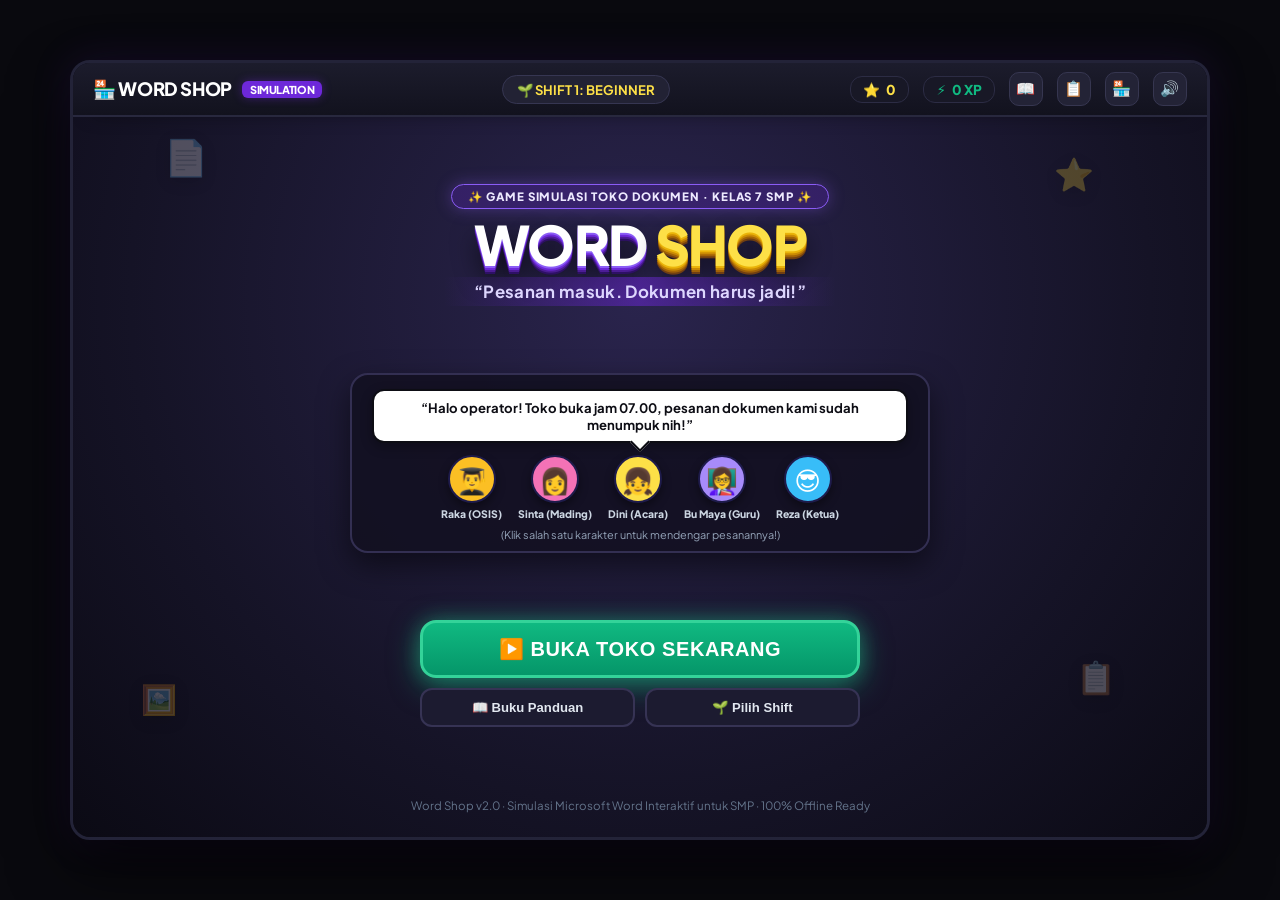
<file: Pertemuan4/game-pertemuan4.html>
<!DOCTYPE html>
<html lang="id">
<head>
  <meta charset="UTF-8" />
  <meta name="viewport" content="width=device-width, initial-scale=1.0" />
  <title>Word Shop — Game Simulasi Toko Jasa Microsoft Word</title>
  <meta name="description" content="Game simulasi toko jasa dokumen Word interaktif. Bantu pelanggan menyelesaikan pesanan dokumen mereka!" />
  <meta property="og:title" content="Word Shop — Game Simulasi Toko Jasa Microsoft Word" />
  <meta property="og:description" content="Game simulasi toko jasa dokumen Word interaktif untuk siswa SMP kelas 7." />
  <meta property="og:type" content="website" />

  <!-- Google Fonts: Plus Jakarta Sans -->
  <link rel="preconnect" href="https://fonts.googleapis.com">
  <link rel="preconnect" href="https://fonts.gstatic.com" crossorigin>
  <link href="https://fonts.googleapis.com/css2?family=Plus+Jakarta+Sans:wght@500;600;700;800;900&display=swap" rel="stylesheet">

  <style>
    /* ==========================================================================
       1. GAME VARIABLES & PALETTE
       ========================================================================== */
    :root {
      --dark: #0D0D14;
      --dark-card: #181824;
      --purple: #6D28D9;
      --purple-hover: #5B21B6;
      --purple-glow: rgba(109, 40, 217, 0.4);
      --violet: #8B5CF6;
      --yellow: #FDE047;
      --yellow-dark: #CA8A04;
      --green: #10B981;
      --green-dark: #059669;
      --red: #EF4444;
      --offwhite: #F7F7FA;
      --desk-wood: #D97706;
      --desk-dark: #92400E;
      --font-main: 'Plus Jakarta Sans', system-ui, sans-serif;
    }

    * {
      box-sizing: border-box;
      margin: 0;
      padding: 0;
      user-select: none;
    }

    body {
      font-family: var(--font-main);
      background: #09090E;
      color: #FFFFFF;
      min-height: 100vh;
      display: flex;
      flex-direction: column;
      align-items: center;
      justify-content: center;
      overflow-x: hidden;
      -webkit-font-smoothing: antialiased;
    }

    /* Game Window Wrapper (Landscape Desktop-First, 16:10 ratio feel) */
    #game-container {
      width: 100%;
      max-width: 1140px;
      height: 94vh;
      max-height: 780px;
      background: #11111B;
      border-radius: 20px;
      border: 3px solid #232338;
      box-shadow: 0 25px 60px rgba(0, 0, 0, 0.7), 0 0 40px rgba(109, 40, 217, 0.15);
      display: flex;
      flex-direction: column;
      position: relative;
      overflow: hidden;
    }

    /* Screen Management */
    .game-screen {
      position: absolute;
      inset: 0;
      display: none;
      flex-direction: column;
      z-index: 10;
    }
    .game-screen.active {
      display: flex;
    }

    /* ==========================================================================
       2. TOP STATUS BAR (Game Header)
       ========================================================================== */
    .game-header {
      height: 54px;
      background: linear-gradient(180deg, #1C1C2C 0%, #12121E 100%);
      border-bottom: 2px solid #28283E;
      display: flex;
      align-items: center;
      justify-content: space-between;
      padding: 0 20px;
      z-index: 30;
      flex-shrink: 0;
    }
    .brand-title {
      display: flex;
      align-items: center;
      gap: 10px;
      font-size: 1.15rem;
      font-weight: 900;
      letter-spacing: -0.02em;
    }
    .brand-tag {
      background: var(--purple);
      color: #FFF;
      font-size: 0.68rem;
      font-weight: 800;
      padding: 2px 8px;
      border-radius: 6px;
      text-transform: uppercase;
      box-shadow: 0 0 10px var(--purple-glow);
    }
    .session-badge {
      background: #222234;
      border: 1px solid #363652;
      padding: 5px 14px;
      border-radius: 20px;
      font-size: 0.82rem;
      font-weight: 700;
      color: var(--yellow);
      display: flex;
      align-items: center;
      gap: 6px;
    }
    .stats-cluster {
      display: flex;
      align-items: center;
      gap: 14px;
    }
    .stat-pill {
      background: #181826;
      border: 1px solid #2C2C44;
      padding: 4px 12px;
      border-radius: 12px;
      font-size: 0.85rem;
      font-weight: 800;
      display: flex;
      align-items: center;
      gap: 6px;
      color: #FFF;
    }
    .stat-pill.stars { color: var(--yellow); }
    .stat-pill.xp { color: var(--green); }
    .header-btn {
      background: #232336;
      border: 1px solid #363650;
      color: #FFF;
      width: 34px;
      height: 34px;
      border-radius: 10px;
      display: flex;
      align-items: center;
      justify-content: center;
      cursor: pointer;
      font-size: 0.95rem;
      transition: all 0.15s;
    }
    .header-btn:hover { background: #32324C; transform: scale(1.05); }

    /* ==========================================================================
       3. SHOP INTERIOR & CUSTOMER AREA (Top 38%)
       ========================================================================== */
    .shop-area {
      height: 38%;
      position: relative;
      background: linear-gradient(180deg, #24223A 0%, #1A182C 75%, #151324 100%);
      overflow: hidden;
      border-bottom: 5px solid #0D0C17;
      display: flex;
      flex-direction: column;
      justify-content: flex-end;
    }

    /* Shop Decor (Shelves, posters, plants in background) */
    .shop-background-decor {
      position: absolute;
      inset: 0;
      pointer-events: none;
      z-index: 1;
    }
    .shelf {
      position: absolute;
      top: 18px;
      left: 30px;
      width: 170px;
      height: 8px;
      background: #473B28;
      border-radius: 4px;
      box-shadow: 0 4px 6px rgba(0,0,0,0.5);
    }
    .shelf-item {
      position: absolute;
      bottom: 8px;
      border-radius: 3px;
    }
    .shelf-doc1 { left: 15px; width: 18px; height: 32px; background: #6366F1; }
    .shelf-doc2 { left: 37px; width: 22px; height: 26px; background: #EC4899; }
    .shelf-printer {
      position: absolute;
      top: 24px;
      right: 40px;
      width: 110px;
      height: 48px;
      background: #2E2E44;
      border: 2px solid #434360;
      border-radius: 8px;
      box-shadow: 0 6px 12px rgba(0,0,0,0.4);
      display: flex;
      align-items: center;
      justify-content: center;
      font-size: 0.65rem;
      font-weight: 800;
      color: #94A3B8;
      letter-spacing: 0.05em;
    }
    .printer-paper {
      position: absolute;
      top: -12px;
      width: 50px;
      height: 18px;
      background: #FFF;
      border-radius: 2px;
    }
    .shop-poster {
      position: absolute;
      top: 15px;
      left: 50%;
      transform: translateX(-50%);
      background: rgba(255,255,255,0.06);
      border: 1px dashed rgba(255,255,255,0.2);
      border-radius: 6px;
      padding: 4px 16px;
      font-size: 0.72rem;
      font-weight: 800;
      color: #A5B4FC;
      letter-spacing: 0.05em;
    }

    /* Wooden Counter top boundary */
    .shop-counter {
      position: absolute;
      bottom: 0;
      left: 0;
      right: 0;
      height: 22px;
      background: linear-gradient(180deg, #A16207 0%, #78350F 100%);
      border-top: 3px solid #CA8A04;
      box-shadow: 0 -4px 10px rgba(0,0,0,0.4);
      z-index: 10;
    }

    /* Customer Stage / Characters */
    .customer-stage {
      position: relative;
      z-index: 5;
      height: 100%;
      display: flex;
      align-items: flex-end;
      padding: 0 40px 18px;
      justify-content: space-between;
    }

    /* Active Customer (Center Stage) */
    .active-customer-spot {
      position: absolute;
      left: 48%;
      transform: translateX(-50%);
      bottom: 12px;
      display: flex;
      align-items: flex-end;
      gap: 20px;
      transition: all 0.3s cubic-bezier(0.16, 1, 0.3, 1);
    }
    .active-customer-spot.slide-in {
      animation: customerEnter 0.4s cubic-bezier(0.16, 1, 0.3, 1) forwards;
    }
    @keyframes customerEnter {
      0% { transform: translate(-100%, 20px); opacity: 0; }
      100% { transform: translate(-50%, 0); opacity: 1; }
    }

    /* Customer Character Graphic */
    .customer-avatar-box {
      display: flex;
      flex-direction: column;
      align-items: center;
      position: relative;
    }
    .customer-char {
      width: 82px;
      height: 98px;
      position: relative;
      display: flex;
      flex-direction: column;
      align-items: center;
      transition: transform 0.2s ease;
    }
    .customer-head {
      width: 54px;
      height: 54px;
      border-radius: 50%;
      background: #FBBF24;
      border: 3px solid #1E1B4B;
      display: flex;
      align-items: center;
      justify-content: center;
      font-size: 1.8rem;
      position: relative;
      z-index: 2;
      box-shadow: 0 4px 8px rgba(0,0,0,0.3);
    }
    .customer-body {
      width: 68px;
      height: 44px;
      border-radius: 18px 18px 4px 4px;
      background: var(--purple);
      border: 3px solid #1E1B4B;
      margin-top: -6px;
      position: relative;
      z-index: 1;
      display: flex;
      align-items: center;
      justify-content: center;
    }
    .customer-name-tag {
      margin-top: 6px;
      background: #0F0E17;
      border: 1px solid #33334A;
      color: #F8FAFC;
      font-size: 0.72rem;
      font-weight: 800;
      padding: 2px 10px;
      border-radius: 10px;
      white-space: nowrap;
    }

    /* ORDER BUBBLE / CARD (Floating above & beside customer) */
    .order-ticket {
      width: 320px;
      background: #FFFFFF;
      color: #0D0D14;
      border-radius: 16px;
      border: 3px solid #0D0D14;
      box-shadow: 0 10px 25px rgba(0, 0, 0, 0.45);
      padding: 12px 16px;
      position: relative;
      animation: ticketPop 0.3s cubic-bezier(0.16, 1, 0.3, 1) forwards;
      margin-bottom: 14px;
    }
    @keyframes ticketPop {
      0% { transform: scale(0.85); opacity: 0; }
      100% { transform: scale(1); opacity: 1; }
    }
    .order-ticket::after {
      content: '';
      position: absolute;
      bottom: -10px;
      left: 28px;
      width: 16px;
      height: 16px;
      background: #FFF;
      border-right: 3px solid #0D0D14;
      border-bottom: 3px solid #0D0D14;
      transform: rotate(45deg);
    }
    .ticket-top {
      display: flex;
      justify-content: space-between;
      align-items: center;
      margin-bottom: 6px;
      border-bottom: 1.5px dashed #E2E8F0;
      padding-bottom: 4px;
    }
    .ticket-order-num {
      font-size: 0.72rem;
      font-weight: 800;
      color: var(--purple);
      text-transform: uppercase;
      letter-spacing: 0.05em;
    }
    .ticket-reward {
      font-size: 0.75rem;
      font-weight: 800;
      color: var(--yellow-dark);
      display: flex;
      align-items: center;
      gap: 3px;
    }
    .ticket-request-text {
      font-size: 0.88rem;
      font-weight: 700;
      line-height: 1.35;
      color: #111827;
      margin-bottom: 8px;
    }
    .ticket-requirements-list {
      display: flex;
      flex-direction: column;
      gap: 3px;
      font-size: 0.75rem;
      font-weight: 600;
      color: #4B5563;
    }
    .req-item {
      display: flex;
      align-items: center;
      gap: 5px;
    }
    .req-item.done {
      color: var(--green-dark);
      font-weight: 800;
    }

    /* Customer Queue (Waiting Line on Left) */
    .waiting-queue {
      display: flex;
      flex-direction: column;
      gap: 6px;
      position: absolute;
      left: 24px;
      bottom: 24px;
      z-index: 5;
    }
    .queue-title {
      font-size: 0.65rem;
      font-weight: 800;
      text-transform: uppercase;
      letter-spacing: 0.08em;
      color: #94A3B8;
    }
    .queue-avatars {
      display: flex;
      gap: 8px;
    }
    .queue-avatar {
      width: 44px;
      height: 44px;
      border-radius: 50%;
      background: #28283E;
      border: 2px solid #3E3E5E;
      display: flex;
      align-items: center;
      justify-content: center;
      font-size: 1.3rem;
      position: relative;
      opacity: 0.75;
      transition: all 0.2s;
    }
    .queue-avatar.next {
      opacity: 1;
      border-color: var(--purple);
      box-shadow: 0 0 10px var(--purple-glow);
    }

    /* Patience / Customer Mood Bar */
    .patience-container {
      width: 100%;
      height: 6px;
      background: #E5E7EB;
      border-radius: 999px;
      overflow: hidden;
      margin-top: 6px;
    }
    .patience-bar {
      height: 100%;
      width: 100%;
      background: linear-gradient(90deg, #10B981, #FDE047);
      border-radius: 999px;
      transition: width 0.3s, background 0.3s;
    }

    /* ==========================================================================
       4. WORK DESK / DOCUMENT AREA (Middle 38%)
       ========================================================================== */
    .desk-area {
      height: 38%;
      background: #181726;
      background-image: 
        radial-gradient(#26243A 1.5px, transparent 1.5px),
        linear-gradient(180deg, #161522 0%, #1A192A 100%);
      background-size: 24px 24px, 100% 100%;
      display: flex;
      align-items: center;
      justify-content: center;
      position: relative;
      padding: 8px 20px;
    }

    /* Desk props around document */
    .desk-ruler {
      position: absolute;
      top: 8px;
      left: 40px;
      width: 160px;
      height: 16px;
      background: #D97706;
      border-radius: 3px;
      opacity: 0.35;
      border: 1px solid #B45309;
    }
    .desk-pencil {
      position: absolute;
      bottom: 12px;
      right: 50px;
      width: 120px;
      height: 10px;
      background: #F59E0B;
      border-radius: 2px;
      transform: rotate(-8deg);
      opacity: 0.4;
    }

    /* THE DOCUMENT SHEET (A4 White simulated Word Sheet) */
    .word-sheet {
      width: 500px;
      height: 94%;
      background: #FFFFFF;
      color: #0D0D14;
      border-radius: 8px;
      box-shadow: 0 12px 35px rgba(0, 0, 0, 0.45);
      border: 2px solid #E2E8F0;
      padding: 20px 28px;
      display: flex;
      flex-direction: column;
      position: relative;
      overflow: hidden;
      transition: all 0.2s cubic-bezier(0.16, 1, 0.3, 1);
    }
    .sheet-clip {
      position: absolute;
      top: -8px;
      left: 50%;
      transform: translateX(-50%);
      width: 44px;
      height: 16px;
      background: #94A3B8;
      border-radius: 4px;
      box-shadow: 0 2px 4px rgba(0,0,0,0.25);
    }
    .sheet-watermark {
      position: absolute;
      top: 6px;
      right: 12px;
      font-size: 0.65rem;
      font-weight: 700;
      color: #CBD5E1;
      text-transform: uppercase;
      letter-spacing: 0.05em;
    }

    /* Interactive Document Elements */
    .doc-title-block {
      text-align: center;
      margin-bottom: 10px;
      min-height: 28px;
      display: flex;
      align-items: center;
      justify-content: center;
    }
    .doc-title-text {
      font-size: 1.15rem;
      font-weight: 600;
      color: #1F2937;
      transition: all 0.2s;
    }
    .doc-title-text.bold {
      font-weight: 900;
      color: #000000;
      font-size: 1.3rem;
    }
    .doc-title-text.centered {
      text-align: center;
    }

    /* Document Body Stage */
    .doc-content-stage {
      flex: 1;
      display: flex;
      flex-direction: column;
      align-items: center;
      justify-content: center;
      position: relative;
      border: 1px dashed transparent;
      border-radius: 6px;
    }
    .doc-content-stage.guide-active {
      border-color: rgba(109, 40, 217, 0.4);
      background: rgba(109, 40, 217, 0.02);
    }

    /* Photo Element inside Document */
    .doc-photo-frame {
      display: none;
      position: relative;
      border-radius: 4px;
      overflow: hidden;
      border: 2px solid #000;
      box-shadow: 0 4px 10px rgba(0,0,0,0.15);
      transition: width 0.2s ease, height 0.2s ease;
      cursor: pointer;
    }
    .doc-photo-frame.visible {
      display: inline-block;
    }
    .doc-photo-frame.cropped {
      border-radius: 8px;
      box-shadow: 0 6px 16px rgba(109, 40, 217, 0.25);
    }
    .doc-photo-frame svg {
      width: 100%;
      height: 100%;
      display: block;
    }
    .photo-size-tag {
      position: absolute;
      bottom: 4px;
      right: 4px;
      background: rgba(0,0,0,0.7);
      color: #FFF;
      font-size: 0.65rem;
      font-weight: 800;
      padding: 1px 6px;
      border-radius: 4px;
    }

    /* Shape & Text Box Elements inside Document */
    .doc-textbox {
      display: none;
      background: #FFFFFF;
      border: 2px solid #000;
      border-radius: 6px;
      padding: 6px 14px;
      font-size: 0.85rem;
      font-weight: 800;
      text-align: center;
      margin-top: 8px;
      box-shadow: 0 3px 6px rgba(0,0,0,0.1);
      transition: all 0.2s;
    }
    .doc-textbox.visible {
      display: block;
    }

    .doc-shape {
      display: none;
      margin-top: 8px;
      display: flex;
      align-items: center;
      justify-content: center;
      font-weight: 900;
      font-size: 0.78rem;
      color: #0D0D14;
      border: 2px solid #0D0D14;
      box-shadow: 0 3px 6px rgba(0,0,0,0.15);
      transition: all 0.2s;
    }
    .doc-shape.visible {
      display: flex;
    }
    .doc-shape.circle {
      width: 68px;
      height: 68px;
      border-radius: 50%;
    }
    .doc-shape.rect {
      width: 130px;
      height: 48px;
      border-radius: 6px;
    }

    /* Table Element inside Document */
    .doc-table-wrapper {
      display: none;
      width: 100%;
      margin-top: 6px;
    }
    .doc-table-wrapper.visible {
      display: block;
    }
    .doc-sim-table {
      width: 100%;
      border-collapse: collapse;
      font-size: 0.75rem;
      background: #FFF;
    }
    .doc-sim-table th, .doc-sim-table td {
      padding: 5px 8px;
      border: 1px solid #CBD5E1;
      text-align: left;
    }
    .doc-sim-table.bordered th,
    .doc-sim-table.bordered td {
      border: 2px solid #0F172A !important;
    }
    .doc-sim-table th {
      background: #F1F5F9;
      font-weight: 800;
    }
    .doc-sim-table.shaded th {
      background: var(--purple) !important;
      color: #FFFFFF !important;
    }

    /* Paragraph filler placeholder */
    .doc-paragraph-filler {
      width: 100%;
      margin-top: 8px;
      display: flex;
      flex-direction: column;
      gap: 5px;
    }
    .filler-line {
      height: 6px;
      background: #E2E8F0;
      border-radius: 3px;
    }

    /* Hint Speech Bubble on Desk */
    .desk-hint-bubble {
      position: absolute;
      top: 14px;
      right: 24px;
      background: #24223A;
      border: 1.5px solid #3E3B5C;
      color: #DDD6FE;
      font-size: 0.78rem;
      font-weight: 700;
      padding: 6px 14px;
      border-radius: 12px;
      max-width: 250px;
      display: flex;
      align-items: center;
      gap: 6px;
      box-shadow: 0 4px 12px rgba(0,0,0,0.3);
      z-index: 15;
    }

    /* ==========================================================================
       5. WORKSTATION DOCK — SIMULATED MICROSOFT WORD RIBBON (Bottom 24%)
       ========================================================================== */
    .station-dock {
      height: 24%;
      background: #181926;
      border-top: 2px solid #2B579A;
      display: flex;
      flex-direction: column;
      padding: 0;
      z-index: 20;
      flex-shrink: 0;
      box-shadow: 0 -6px 20px rgba(0, 0, 0, 0.4);
    }

    /* Word Ribbon Tabs Bar (Header row of the ribbon) */
    .ribbon-tabs-bar {
      height: 38px;
      background: #11121C;
      border-bottom: 1px solid #282A3E;
      display: flex;
      align-items: center;
      padding: 0 16px;
      gap: 10px;
    }
    .ribbon-word-brand {
      display: flex;
      align-items: center;
      gap: 6px;
      margin-right: 12px;
    }
    .word-w-icon {
      width: 22px;
      height: 22px;
      background: #185ABD;
      color: #FFFFFF;
      font-weight: 900;
      font-size: 0.85rem;
      border-radius: 4px;
      display: flex;
      align-items: center;
      justify-content: center;
      box-shadow: 0 2px 6px rgba(24, 90, 189, 0.5);
    }
    .word-brand-label {
      font-size: 0.75rem;
      font-weight: 800;
      color: #93C5FD;
      letter-spacing: 0.04em;
    }
    .ribbon-tabs-list {
      display: flex;
      gap: 4px;
      height: 100%;
      align-items: flex-end;
    }
    .ribbon-tab {
      background: transparent;
      border: 1px solid transparent;
      border-bottom: none;
      border-radius: 8px 8px 0 0;
      color: #94A3B8;
      font-size: 0.8rem;
      font-weight: 700;
      padding: 6px 14px;
      cursor: pointer;
      display: flex;
      align-items: center;
      gap: 6px;
      transition: all 0.15s;
    }
    .ribbon-tab:hover {
      color: #FFFFFF;
      background: rgba(255, 255, 255, 0.05);
    }
    .ribbon-tab.active {
      background: #1E2030;
      color: #FFFFFF;
      border-color: #2B579A;
      border-bottom: 2px solid #3B82F6;
    }

    /* Ribbon Deck (The actual tool buttons grouped by category) */
    .ribbon-deck {
      flex: 1;
      display: flex;
      align-items: stretch;
      padding: 6px 16px;
      gap: 8px;
      overflow-x: auto;
      background: #181926;
    }

    /* Group Box inside Ribbon */
    .ribbon-group {
      display: flex;
      flex-direction: column;
      justify-content: space-between;
      border-right: 1px solid #2B2D42;
      padding: 2px 12px 2px 4px;
    }
    .ribbon-group:last-child {
      border-right: none;
    }
    .group-tools-row {
      display: flex;
      align-items: center;
      gap: 6px;
      flex: 1;
    }
    .group-caption {
      font-size: 0.62rem;
      font-weight: 800;
      color: #64748B;
      text-transform: uppercase;
      letter-spacing: 0.06em;
      text-align: center;
      margin-top: 2px;
    }

    /* Authentic MS Word Ribbon Button */
    .btn-word-tool {
      background: #232538;
      border: 1px solid #33364D;
      border-radius: 8px;
      color: #F8FAFC;
      padding: 6px 12px;
      font-size: 0.8rem;
      font-weight: 700;
      cursor: pointer;
      display: flex;
      flex-direction: column;
      align-items: center;
      justify-content: center;
      gap: 2px;
      min-width: 58px;
      height: 52px;
      transition: all 0.15s ease;
      white-space: nowrap;
    }
    .btn-word-tool:hover:not(:disabled) {
      background: #2E314A;
      border-color: #3B82F6;
      transform: translateY(-1px);
    }
    .btn-word-tool:active:not(:disabled) {
      transform: translateY(1px);
    }
    .btn-word-tool.active {
      background: #1D4ED8;
      border-color: #60A5FA;
      color: #FFFFFF;
      box-shadow: 0 0 10px rgba(59, 130, 246, 0.4);
    }
    .btn-word-tool:disabled {
      opacity: 0.35;
      cursor: not-allowed;
      border-color: #232538;
      background: #141520;
    }
    .tool-icon-large {
      font-size: 1.15rem;
      line-height: 1;
    }
    .tool-label-text {
      font-size: 0.68rem;
      font-weight: 700;
    }

    /* Bold Button specific styling (Like Word's bold B) */
    .font-bold-icon {
      font-family: serif;
      font-weight: 900;
      font-size: 1.25rem;
      line-height: 1;
    }

    /* Big Glowing Complete / Serve Button */
    .btn-serve-order {
      background: linear-gradient(180deg, #10B981 0%, #059669 100%);
      border: 2px solid #34D399;
      color: #FFFFFF;
      font-size: 0.85rem;
      font-weight: 900;
      padding: 6px 16px;
      border-radius: 10px;
      cursor: pointer;
      display: inline-flex;
      align-items: center;
      gap: 6px;
      box-shadow: 0 2px 10px rgba(16, 185, 129, 0.35);
      transition: all 0.18s cubic-bezier(0.16, 1, 0.3, 1);
      white-space: nowrap;
      margin-left: auto;
    }
    .btn-serve-order:hover:not(:disabled) {
      background: linear-gradient(180deg, #34D399 0%, #059669 100%);
      transform: translateY(-1px);
      box-shadow: 0 4px 16px rgba(16, 185, 129, 0.5);
    }
    .btn-serve-order:disabled {
      opacity: 0.4;
      cursor: not-allowed;
      border-color: #374151;
      background: #1F2937;
      box-shadow: none;
    }

    /* ==========================================================================
       6. OVERLAY SCREENS (Session Map & Results)
       ========================================================================== */
    .overlay-backdrop {
      position: absolute;
      inset: 0;
      background: rgba(13, 13, 20, 0.88);
      backdrop-filter: blur(6px);
      z-index: 50;
      display: none;
      align-items: center;
      justify-content: center;
      padding: 24px;
    }
    .overlay-backdrop.active {
      display: flex;
    }
    .dialog-box {
      background: #1A192B;
      border: 2px solid #312E52;
      border-radius: 24px;
      max-width: 580px;
      width: 100%;
      padding: 32px 30px;
      box-shadow: 0 20px 50px rgba(0,0,0,0.6);
      text-align: center;
      animation: modalPop 0.25s cubic-bezier(0.16, 1, 0.3, 1);
    }
    @keyframes modalPop {
      0% { transform: scale(0.9); opacity: 0; }
      100% { transform: scale(1); opacity: 1; }
    }

    /* ==========================================================================
       TITLE / COVER SCREEN & HANDBOOK STYLES
       ========================================================================== */
    .title-screen-container {
      position: absolute;
      inset: 0;
      background: radial-gradient(circle at 50% 30%, #2A244D 0%, #151326 65%, #0B0A14 100%);
      display: flex;
      flex-direction: column;
      align-items: center;
      justify-content: space-between;
      padding: 0 20px 24px;
      z-index: 45;
      overflow: hidden;
      user-select: none;
    }

    /* Store Striped Canopy Awning at Top */
    .store-awning {
      width: 100%;
      height: 40px;
      background: repeating-linear-gradient(
        90deg,
        #6D28D9 0px,
        #6D28D9 36px,
        #F8FAFC 36px,
        #F8FAFC 72px
      );
      box-shadow: 0 8px 20px rgba(0, 0, 0, 0.6);
      position: relative;
      display: flex;
      align-items: flex-end;
      border-bottom: 3px solid #4C1D95;
    }
    .awning-scallop {
      position: absolute;
      bottom: -10px;
      left: 0;
      right: 0;
      height: 10px;
      background-image: radial-gradient(circle at 10px -5px, transparent 12px, #4C1D95 13px);
      background-size: 24px 10px;
      pointer-events: none;
    }

    /* Floating Ambient Elements */
    .floating-badge {
      position: absolute;
      font-size: 1.6rem;
      opacity: 0.25;
      filter: drop-shadow(0 4px 8px rgba(0,0,0,0.5));
      animation: floatBadge 4s ease-in-out infinite alternate;
      pointer-events: none;
    }
    @keyframes floatBadge {
      0% { transform: translateY(0) rotate(0deg); }
      100% { transform: translateY(-16px) rotate(8deg); }
    }
    .badge-pos-1 { top: 70px; left: 8%; animation-delay: 0s; font-size: 2.2rem; }
    .badge-pos-2 { top: 90px; right: 10%; animation-delay: 0.8s; font-size: 2rem; }
    .badge-pos-3 { bottom: 120px; left: 6%; animation-delay: 1.5s; font-size: 1.8rem; }
    .badge-pos-4 { bottom: 140px; right: 8%; animation-delay: 0.4s; font-size: 2rem; }

    /* Title Logo Centerpiece */
    .title-hero-wrap {
      display: flex;
      flex-direction: column;
      align-items: center;
      text-align: center;
      margin-top: 14px;
      z-index: 5;
    }
    .hero-badge-tag {
      display: inline-flex;
      align-items: center;
      gap: 6px;
      background: rgba(109, 40, 217, 0.25);
      border: 1.5px solid var(--violet);
      color: #EDE9FE;
      font-size: 0.72rem;
      font-weight: 800;
      padding: 4px 16px;
      border-radius: 999px;
      margin-bottom: 8px;
      text-transform: uppercase;
      letter-spacing: 0.08em;
      box-shadow: 0 0 16px rgba(139, 92, 246, 0.35);
    }
    .game-logo-3d {
      font-size: 3.4rem;
      font-weight: 900;
      line-height: 1;
      letter-spacing: -0.03em;
      text-transform: uppercase;
      color: #FFFFFF;
      text-shadow: 
        0 2px 0 #8B5CF6,
        0 4px 0 #6D28D9,
        0 6px 0 #4C1D95,
        0 8px 0 #2E1065,
        0 12px 24px rgba(0, 0, 0, 0.7);
      margin-bottom: 6px;
    }
    .game-logo-3d span {
      color: var(--yellow);
      text-shadow: 
        0 2px 0 #EAB308,
        0 4px 0 #CA8A04,
        0 6px 0 #A16207,
        0 8px 0 #713F12,
        0 12px 24px rgba(0, 0, 0, 0.7);
    }
    .title-tagline-ribbon {
      background: linear-gradient(90deg, transparent, rgba(109, 40, 217, 0.5), transparent);
      padding: 4px 30px;
      font-size: 1.05rem;
      font-weight: 700;
      color: #DDD6FE;
      letter-spacing: 0.02em;
    }

    /* Customer Cast Lineup Display */
    .cast-display-card {
      background: rgba(18, 16, 32, 0.85);
      border: 2px solid #332F52;
      border-radius: 18px;
      padding: 14px 20px 10px;
      width: 100%;
      max-width: 580px;
      box-shadow: 0 12px 30px rgba(0, 0, 0, 0.5);
      display: flex;
      flex-direction: column;
      align-items: center;
      position: relative;
      z-index: 5;
    }
    .cast-speech-bubble {
      background: #FFFFFF;
      color: #0D0D14;
      font-size: 0.82rem;
      font-weight: 700;
      padding: 8px 16px;
      border-radius: 12px;
      border: 2px solid #0D0D14;
      box-shadow: 0 4px 12px rgba(0,0,0,0.3);
      margin-bottom: 12px;
      position: relative;
      text-align: center;
      transition: all 0.25s ease;
      min-height: 36px;
      display: flex;
      align-items: center;
      justify-content: center;
    }
    .cast-speech-bubble::after {
      content: '';
      position: absolute;
      bottom: -8px;
      left: 50%;
      transform: translateX(-50%) rotate(45deg);
      width: 12px;
      height: 12px;
      background: #FFF;
      border-right: 2px solid #0D0D14;
      border-bottom: 2px solid #0D0D14;
    }
    .cast-avatars-row {
      display: flex;
      align-items: flex-end;
      justify-content: center;
      gap: 16px;
    }
    .cast-member {
      display: flex;
      flex-direction: column;
      align-items: center;
      cursor: pointer;
      transition: transform 0.2s cubic-bezier(0.16, 1, 0.3, 1);
    }
    .cast-member:hover {
      transform: translateY(-8px) scale(1.08);
    }
    .cast-avatar-circle {
      width: 48px;
      height: 48px;
      border-radius: 50%;
      border: 2.5px solid #1E1B4B;
      display: flex;
      align-items: center;
      justify-content: center;
      font-size: 1.6rem;
      box-shadow: 0 4px 10px rgba(0,0,0,0.4);
    }
    .cast-name-pill {
      font-size: 0.65rem;
      font-weight: 800;
      color: #CBD5E1;
      margin-top: 4px;
      white-space: nowrap;
    }

    /* Actions Grid */
    .title-actions-hub {
      display: flex;
      flex-direction: column;
      gap: 10px;
      width: 100%;
      max-width: 440px;
      z-index: 5;
    }
    .btn-play-game {
      background: linear-gradient(180deg, #10B981 0%, #059669 100%);
      border: 3px solid #34D399;
      color: #FFFFFF;
      font-size: 1.25rem;
      font-weight: 900;
      padding: 14px 28px;
      border-radius: 16px;
      cursor: pointer;
      display: flex;
      align-items: center;
      justify-content: center;
      gap: 10px;
      box-shadow: 0 8px 30px rgba(16, 185, 129, 0.5), 0 0 20px rgba(52, 211, 153, 0.3);
      transition: all 0.2s cubic-bezier(0.16, 1, 0.3, 1);
      letter-spacing: 0.03em;
    }
    .btn-play-game:hover {
      background: linear-gradient(180deg, #34D399 0%, #059669 100%);
      transform: translateY(-3px) scale(1.02);
      box-shadow: 0 12px 36px rgba(16, 185, 129, 0.7);
    }
    .btn-play-game:active {
      transform: translateY(1px);
    }
    .title-sub-buttons {
      display: flex;
      gap: 10px;
    }
    .btn-title-sub {
      flex: 1;
      background: #1C1B30;
      border: 2px solid #363354;
      color: #E2E8F0;
      padding: 10px 14px;
      border-radius: 12px;
      font-size: 0.82rem;
      font-weight: 800;
      cursor: pointer;
      display: flex;
      align-items: center;
      justify-content: center;
      gap: 6px;
      transition: all 0.15s;
    }
    .btn-title-sub:hover {
      background: #282644;
      border-color: var(--violet);
      color: #FFF;
      transform: translateY(-2px);
    }

    /* Interactive Handbook Modal */
    .handbook-modal-box {
      background: #18162A;
      border: 2px solid #3C3762;
      border-radius: 22px;
      max-width: 660px;
      width: 100%;
      max-height: 88vh;
      overflow-y: auto;
      padding: 24px;
      box-shadow: 0 25px 60px rgba(0,0,0,0.7);
      animation: modalPop 0.2s cubic-bezier(0.16, 1, 0.3, 1);
      text-align: left;
    }
    .handbook-tabs-nav {
      display: flex;
      gap: 6px;
      border-bottom: 2px solid #2B2748;
      padding-bottom: 12px;
      margin-bottom: 16px;
      overflow-x: auto;
    }
    .handbook-tab-btn {
      background: #121020;
      border: 1px solid #2B2844;
      border-radius: 10px;
      color: #94A3B8;
      font-size: 0.8rem;
      font-weight: 800;
      padding: 8px 14px;
      cursor: pointer;
      transition: all 0.15s;
      white-space: nowrap;
    }
    .handbook-tab-btn:hover {
      color: #FFF;
      background: #201D38;
    }
    .handbook-tab-btn.active {
      background: var(--purple);
      border-color: var(--violet);
      color: #FFF;
      box-shadow: 0 0 12px var(--purple-glow);
    }
    .handbook-slide {
      display: none;
    }
    .handbook-slide.active {
      display: block;
      animation: modalPop 0.2s ease;
    }
    .guide-step-card {
      background: #121122;
      border: 1px solid #282442;
      border-radius: 12px;
      padding: 12px 14px;
      margin-bottom: 10px;
      display: flex;
      gap: 12px;
      align-items: center;
    }
    .guide-step-num {
      width: 32px;
      height: 32px;
      border-radius: 50%;
      background: var(--purple);
      color: #FFF;
      font-weight: 900;
      font-size: 0.9rem;
      display: flex;
      align-items: center;
      justify-content: center;
      flex-shrink: 0;
    }
    .guide-step-text h4 {
      font-size: 0.85rem;
      font-weight: 800;
      color: #FFF;
      margin-bottom: 2px;
    }
    .guide-step-text p {
      font-size: 0.76rem;
      color: #94A3B8;
      line-height: 1.4;
    }

    .dialog-hero-icon {
      font-size: 3.2rem;
      margin-bottom: 8px;
    }
    .dialog-title {
      font-size: 1.8rem;
      font-weight: 900;
      margin-bottom: 6px;
    }
    .dialog-desc {
      color: #A5B4FC;
      font-size: 0.9rem;
      line-height: 1.5;
      margin-bottom: 24px;
    }

    /* Shift / Session Cards Grid */
    .session-cards-grid {
      display: grid;
      grid-template-columns: repeat(3, 1fr);
      gap: 14px;
      margin-bottom: 28px;
    }
    .session-card {
      background: #12111E;
      border: 2px solid #282642;
      border-radius: 16px;
      padding: 18px 12px;
      text-align: center;
      transition: all 0.2s;
    }
    .session-card.unlocked {
      cursor: pointer;
      border-color: var(--purple);
      background: linear-gradient(180deg, #1C1A30 0%, #131222 100%);
    }
    .session-card.unlocked:hover {
      transform: translateY(-4px);
      box-shadow: 0 8px 20px var(--purple-glow);
      border-color: var(--violet);
    }
    .session-card.locked {
      opacity: 0.45;
      cursor: not-allowed;
    }
    .card-shift-name {
      font-size: 0.72rem;
      font-weight: 800;
      color: var(--yellow);
      text-transform: uppercase;
      margin-bottom: 4px;
    }
    .card-shift-title {
      font-size: 1.05rem;
      font-weight: 800;
      margin-bottom: 6px;
    }
    .card-shift-meta {
      font-size: 0.72rem;
      color: #94A3B8;
    }

    /* Floating XP Particles & Sparks */
    .sparkle-particle {
      position: absolute;
      pointer-events: none;
      font-weight: 900;
      font-size: 1.1rem;
      color: var(--yellow);
      animation: floatUp 0.8s ease-out forwards;
      z-index: 100;
    }
    @keyframes floatUp {
      0% { transform: translateY(0) scale(1); opacity: 1; }
      100% { transform: translateY(-50px) scale(1.3); opacity: 0; }
    }

    /* Confetti Canvas */
    #confetti-canvas {
      position: absolute;
      inset: 0;
      pointer-events: none;
      z-index: 99;
    }

    /* ==========================================================================
       7. RESPONSIVE (Adaptive Mobile / Tablet)
       ========================================================================== */
    @media (max-width: 900px) {
      #game-container {
        height: 100vh;
        max-height: none;
        border-radius: 0;
        border: none;
      }
      .shop-area {
        height: 38%;
      }
      .order-ticket {
        width: 250px;
        padding: 8px 12px;
      }
      .word-sheet {
        width: 92%;
        padding: 14px 18px;
      }
      .tools-group {
        gap: 6px;
      }
      .tool-chip {
        padding: 6px 10px;
        font-size: 0.75rem;
      }
    }
  </style>
</head>
<body>

  <!-- Game Container Frame -->
  <div id="game-container">
    <canvas id="confetti-canvas"></canvas>

    <!-- Top Bar: Game Brand, Shift Badge, Stats -->
    <header class="game-header">
      <div class="brand-title">
        <span>🏪 WORD SHOP</span>
        <span class="brand-tag">SIMULATION</span>
      </div>

      <div class="session-badge" id="hud-session-badge">
        <span>🌱 SHIFT 1: BEGINNER</span>
      </div>

      <div class="stats-cluster">
        <div class="stat-pill stars" title="Bintang Kepuasan">
          <span>⭐</span>
          <span id="hud-stars-count">0</span>
        </div>
        <div class="stat-pill xp" title="Poin XP Toko">
          <span>⚡</span>
          <span id="hud-xp-count">0 XP</span>
        </div>
        <button class="header-btn" title="Buku Panduan & Tips" onclick="openHandbookModal()">
          📖
        </button>
        <button class="header-btn" title="Ganti Shift" onclick="openShiftSelector()">
          📋
        </button>
        <button class="header-btn" title="Kembali ke Layar Judul" onclick="returnToTitleScreen()">
          🏪
        </button>
        <button id="sound-btn" class="header-btn" title="Suara On/Off" onclick="toggleAudio()">
          🔊
        </button>
      </div>
    </header>

    <!-- ======================================================================
         SCREEN 0: TITLE & COVER SCREEN (AWNING & CHARACTER CAST)
         ====================================================================== -->
    <div id="screen-title" class="game-screen active">
      <div class="title-screen-container">
        <!-- Store Awning Canopy -->
        <div class="store-awning">
          <div class="awning-scallop"></div>
        </div>

        <!-- Floating Badges / Icons -->
        <div class="floating-badge badge-pos-1">📄</div>
        <div class="floating-badge badge-pos-2">⭐</div>
        <div class="floating-badge badge-pos-3">🖼️</div>
        <div class="floating-badge badge-pos-4">📋</div>

        <!-- Hero Branding -->
        <div class="title-hero-wrap">
          <div class="hero-badge-tag">
            <span>✨ GAME SIMULASI TOKO DOKUMEN · KELAS 7 SMP ✨</span>
          </div>
          <h1 class="game-logo-3d">
            WORD <span>SHOP</span>
          </h1>
          <div class="title-tagline-ribbon">
            “Pesanan masuk. Dokumen harus jadi!”
          </div>
        </div>

        <!-- Cast Display Card (Animated Customer Lineup) -->
        <div class="cast-display-card">
          <div class="cast-speech-bubble" id="cast-bubble-text">
            “Halo operator! Toko buka jam 07.00, pesanan dokumen kami sudah menumpuk nih!”
          </div>

          <div class="cast-avatars-row">
            <div class="cast-member" onclick="peekCustomerQuote('Raka', '“Fotonya kebesaran nih, tolong kecilkan ya!”')">
              <div class="cast-avatar-circle" style="background:#FBBF24;">👨‍🎓</div>
              <span class="cast-name-pill">Raka (OSIS)</span>
            </div>
            <div class="cast-member" onclick="peekCustomerQuote('Sinta', '“Aku butuh foto mading berukuran pas!”')">
              <div class="cast-avatar-circle" style="background:#F472B6;">👩</div>
              <span class="cast-name-pill">Sinta (Mading)</span>
            </div>
            <div class="cast-member" onclick="peekCustomerQuote('Dini', '“Tolong bantu bikin poster Class Day 7B!”')">
              <div class="cast-avatar-circle" style="background:#FDE047;">👧</div>
              <span class="cast-name-pill">Dini (Acara)</span>
            </div>
            <div class="cast-member" onclick="peekCustomerQuote('Bu Maya', '“Jadwal piket kelas butuh tabel yang rapi!”')">
              <div class="cast-avatar-circle" style="background:#A78BFA;">👩‍🏫</div>
              <span class="cast-name-pill">Bu Maya (Guru)</span>
            </div>
            <div class="cast-member" onclick="peekCustomerQuote('Reza', '“Final order! Brosur akbar sekolah!”')">
              <div class="cast-avatar-circle" style="background:#38BDF8;">😎</div>
              <span class="cast-name-pill">Reza (Ketua)</span>
            </div>
          </div>
          <div style="font-size:0.68rem; color:#94A3B8; margin-top:8px;">(Klik salah satu karakter untuk mendengar pesanannya!)</div>
        </div>

        <!-- Action Buttons Hub -->
        <div class="title-actions-hub">
          <button class="btn-play-game" onclick="startGameFromTitle()">
            <span>▶️ BUKA TOKO SEKARANG</span>
          </button>

          <div class="title-sub-buttons">
            <button class="btn-title-sub" onclick="openHandbookModal()">
              <span>📖 Buku Panduan</span>
            </button>
            <button class="btn-title-sub" onclick="openShiftSelector()">
              <span>🌱 Pilih Shift</span>
            </button>
          </div>
        </div>

        <!-- Footer / Version -->
        <div style="font-size: 0.72rem; color: #64748B; z-index: 5; margin-top: 4px;">
          Word Shop v2.0 · Simulasi Microsoft Word Interaktif untuk SMP · 100% Offline Ready
        </div>
      </div>
    </div>

    <!-- ======================================================================
         MAIN GAMEPLAY SCREEN (ALIVE SERVICE SHOP)
         ====================================================================== -->
    <div id="screen-gameplay" class="game-screen">

      <!-- TOP: SHOP INTERIOR & CUSTOMER COUNTER -->
      <section class="shop-area">
        <!-- Background Decor -->
        <div class="shop-background-decor">
          <div class="shelf">
            <div class="shelf-item shelf-doc1"></div>
            <div class="shelf-item shelf-doc2"></div>
          </div>
          <div class="shop-poster">WORD SERVICE SHOP · CLASS 7</div>
          <div class="shelf-printer">
            <div class="printer-paper"></div>
            <span>PRINTER OK</span>
          </div>
        </div>

        <!-- Waiting Queue (Left Side) -->
        <div class="waiting-queue">
          <div class="queue-title">ANTREAN TOKO</div>
          <div class="queue-avatars" id="queue-avatars-box">
            <!-- Dynamically populated -->
          </div>
        </div>

        <!-- Center Customer Counter -->
        <div class="customer-stage">
          <div class="active-customer-spot" id="active-customer-spot">
            <!-- Order Ticket Bubble -->
            <div class="order-ticket" id="order-ticket-box">
              <div class="ticket-top">
                <span class="ticket-order-num" id="ticket-order-num">ORDER #1</span>
                <span class="ticket-reward" id="ticket-reward">⭐ +20 XP</span>
              </div>
              <div class="ticket-request-text" id="ticket-request-text">
                “Tolong masukkan foto kegiatan ini ke dokumen artikel sekolah.”
              </div>
              <div class="ticket-requirements-list" id="ticket-checklist">
                <!-- Objectives dynamically rendered -->
              </div>
              <div class="patience-container">
                <div class="patience-bar" id="customer-patience-bar"></div>
              </div>
            </div>

            <!-- Customer Avatar Character -->
            <div class="customer-avatar-box">
              <div class="customer-char" id="customer-char-body">
                <div class="customer-head" id="customer-head-face">👨</div>
                <div class="customer-body" id="customer-torso"></div>
              </div>
              <span class="customer-name-tag" id="customer-name-tag">Raka (Siswa)</span>
            </div>
          </div>
        </div>

        <!-- Counter Surface -->
        <div class="shop-counter"></div>
      </section>

      <!-- MIDDLE: WORK DESK / INTERACTIVE DOCUMENT CANVAS -->
      <section class="desk-area">
        <div class="desk-ruler"></div>
        <div class="desk-pencil"></div>

        <!-- Contextual Help / Teacher Tip -->
        <div class="desk-hint-bubble" id="desk-hint-bubble">
          💡 Gunakan tool di bawah untuk mengerjakan dokumen.
        </div>

        <!-- White Simulated Microsoft Word Sheet -->
        <div class="word-sheet" id="work-sheet">
          <div class="sheet-clip"></div>
          <div class="sheet-watermark">Word Doc · A4</div>

          <!-- Document Title Element -->
          <div class="doc-title-block">
            <h2 class="doc-title-text" id="doc-title-el">Laporan Kegiatan Sekolah</h2>
          </div>

          <!-- Document Content Sandbox -->
          <div class="doc-content-stage" id="doc-content-stage">
            
            <!-- Photo Element -->
            <div class="doc-photo-frame" id="doc-photo-frame" style="width: 140px; height: 95px;">
              <svg viewBox="0 0 200 130" preserveAspectRatio="none">
                <defs>
                  <linearGradient id="photoGrad" x1="0" y1="0" x2="1" y2="1">
                    <stop offset="0%" stop-color="#38BDF8"/>
                    <stop offset="100%" stop-color="#6366F1"/>
                  </linearGradient>
                </defs>
                <rect width="200" height="130" fill="url(#photoGrad)"/>
                <circle cx="50" cy="40" r="16" fill="#FDE047"/>
                <rect x="20" y="80" width="70" height="50" fill="#1E1B4B" rx="4"/>
                <circle cx="120" cy="50" r="14" fill="#F43F5E"/>
                <rect x="100" y="70" width="80" height="60" fill="#059669" rx="4"/>
                <text x="100" y="115" fill="#FFF" font-size="11" font-weight="bold" text-anchor="middle">FOTO DOKUMEN</text>
              </svg>
              <div class="photo-size-tag" id="photo-size-tag">140px</div>
            </div>

            <!-- Shape Element -->
            <div class="doc-shape circle" id="doc-shape-el">
              <span id="doc-shape-text">⭐ BAZAR</span>
            </div>

            <!-- Text Box Element -->
            <div class="doc-textbox" id="doc-textbox-el">
              📅 Jumat, 10 Okt · Aula Utama SMP
            </div>

            <!-- Table Element -->
            <div class="doc-table-wrapper" id="doc-table-wrapper">
              <table class="doc-sim-table" id="doc-table-el">
                <thead>
                  <tr>
                    <th>HARI</th>
                    <th>TUGAS PIKET</th>
                    <th>PETUGAS</th>
                  </tr>
                </thead>
                <tbody>
                  <tr>
                    <td>Senin</td>
                    <td>Sapu & Papan Tulis</td>
                    <td>Budi & Siti</td>
                  </tr>
                  <tr>
                    <td>Selasa</td>
                    <td>Meja & Tempat Sampah</td>
                    <td>Rian & Putri</td>
                  </tr>
                </tbody>
              </table>
            </div>

            <!-- Simulated Text Paragraph -->
            <div class="doc-paragraph-filler" id="doc-filler-lines">
              <div class="filler-line" style="width: 90%;"></div>
              <div class="filler-line" style="width: 75%;"></div>
              <div class="filler-line" style="width: 82%;"></div>
            </div>

          </div>
        </div>
      </section>

      <!-- BOTTOM: WORKSTATION DOCK — SIMULATED MICROSOFT WORD RIBBON -->
      <footer class="station-dock" id="word-ribbon-dock">
        <!-- Ribbon Top Tabs Bar -->
        <div class="ribbon-tabs-bar">
          <div class="ribbon-word-brand">
            <span class="word-w-icon">W</span>
            <span class="word-brand-label">Word Ribbon</span>
          </div>

          <div class="ribbon-tabs-list">
            <button class="ribbon-tab active" id="tab-btn-home" onclick="switchRibbonTab('home')">
              🏠 Beranda (Home)
            </button>
            <button class="ribbon-tab" id="tab-btn-insert" onclick="switchRibbonTab('insert')">
              📥 Sisipkan (Insert)
            </button>
            <button class="ribbon-tab" id="tab-btn-design" onclick="switchRibbonTab('design')">
              🎨 Desain & Format
            </button>
            <button class="ribbon-tab" id="tab-btn-all" onclick="switchRibbonTab('all')">
              ⚡ Semua Tool
            </button>
          </div>

          <!-- Serahkan Dokumen (Complete Order) -->
          <button id="btn-complete-order" class="btn-serve-order" onclick="onCompleteOrderClick()">
            <span>✅ SERAHKAN DOKUMEN</span>
          </button>
        </div>

        <!-- Ribbon Groups Deck (Populated by JS) -->
        <div class="ribbon-deck" id="ribbon-deck-container">
          <!-- Populated by JavaScript -->
        </div>
      </footer>
    </div>

    <!-- ======================================================================
         MODAL / OVERLAY: SHIFT SELECTOR (SESSION MAP)
         ====================================================================== -->
    <div id="modal-shift-selector" class="overlay-backdrop">
      <div class="dialog-box">
        <div class="dialog-hero-icon">🏪</div>
        <h2 class="dialog-title">WORD SHOP: SHIFT</h2>
        <p class="dialog-desc">Pilih shift kerja tokomu. Setiap shift memiliki 3 pesanan pelanggan dengan tantangan Word bertahap.</p>

        <div class="session-cards-grid">
          <!-- Shift 1 -->
          <div class="session-card unlocked" id="card-shift-1" onclick="selectShift(1)">
            <div class="card-shift-name">Shift 1</div>
            <div class="card-shift-title">🌱 Beginner</div>
            <div class="card-shift-meta">3 Pelanggan · Foto & Teks</div>
          </div>

          <!-- Shift 2 -->
          <div class="session-card locked" id="card-shift-2" onclick="selectShift(2)">
            <div class="card-shift-name">Shift 2</div>
            <div class="card-shift-title">🌿 Normal</div>
            <div class="card-shift-meta">3 Pelanggan · Poster & Shape</div>
          </div>

          <!-- Shift 3 -->
          <div class="session-card locked" id="card-shift-3" onclick="selectShift(3)">
            <div class="card-shift-name">Shift 3</div>
            <div class="card-shift-title">🌳 Challenge</div>
            <div class="card-shift-meta">3 Pelanggan · Tabel & Brosur</div>
          </div>
        </div>

        <button class="tool-chip active" style="padding: 10px 24px; font-size: 0.9rem;" onclick="closeShiftSelector()">
          Lanjut Jaga Toko ➔
        </button>
      </div>
    </div>

    <!-- ======================================================================
         MODAL: SUCCESS / SHIFT COMPLETE CELEBRATION
         ====================================================================== -->
    <div id="modal-celebration" class="overlay-backdrop">
      <div class="dialog-box">
        <div class="dialog-hero-icon" id="celeb-icon">🎉</div>
        <h2 class="dialog-title" id="celeb-title">SHIFT 1 SELESAI!</h2>
        <p class="dialog-desc" id="celeb-desc">Semua 3 pelanggan sangat puas dengan hasil dokumen Word buatanmu!</p>

        <div style="background: #11101E; border: 1px solid #2D2B48; border-radius: 14px; padding: 16px; margin-bottom: 24px; display: flex; justify-content: space-around;">
          <div>
            <div style="font-size: 0.72rem; color: #94A3B8; font-weight: 700;">TOTAL BINTANG</div>
            <div style="font-size: 1.4rem; font-weight: 900; color: var(--yellow);" id="celeb-stars">⭐ 3/3</div>
          </div>
          <div>
            <div style="font-size: 0.72rem; color: #94A3B8; font-weight: 700;">TOTAL XP</div>
            <div style="font-size: 1.4rem; font-weight: 900; color: var(--green);" id="celeb-xp">+60 XP</div>
          </div>
        </div>

        <button id="btn-celeb-next" class="btn-serve-order" style="width: 100%; justify-content: center;" onclick="onCelebNextClick()">
          Mulai Shift Berikutnya ➔
        </button>
      </div>
    </div>

    <!-- ======================================================================
         MODAL: BUKU PANDUAN RESMI OPERATOR WORD SHOP (INTERACTIVE HANDBOOK)
         ====================================================================== -->
    <div id="modal-handbook" class="overlay-backdrop">
      <div class="handbook-modal-box">
        <div style="display: flex; justify-content: space-between; align-items: center; margin-bottom: 14px;">
          <div style="display: flex; align-items: center; gap: 8px;">
            <span style="font-size: 1.5rem;">📖</span>
            <div>
              <h3 style="font-size: 1.15rem; font-weight: 900; color: #FFF;">BUKU PANDUAN OPERATOR</h3>
              <p style="font-size: 0.72rem; color: #A5B4FC;">Pedoman Standar Layanan Toko Word Shop</p>
            </div>
          </div>
          <button class="header-btn" onclick="closeHandbookModal()" title="Tutup Panduan">✕</button>
        </div>

        <!-- Handbook Navigation Tabs -->
        <div class="handbook-tabs-nav">
          <button class="handbook-tab-btn active" id="hb-tab-1" onclick="switchHandbookSlide(1)">
            🏢 1. Cara Melayani Order
          </button>
          <button class="handbook-tab-btn" id="hb-tab-2" onclick="switchHandbookSlide(2)">
            🎛️ 2. Peta Ribbon Word
          </button>
          <button class="handbook-tab-btn" id="hb-tab-3" onclick="switchHandbookSlide(3)">
            ⭐ 3. Rahasia Bintang 3
          </button>
        </div>

        <!-- Slide 1: Cara Melayani Order -->
        <div class="handbook-slide active" id="hb-slide-1">
          <div class="guide-step-card">
            <div class="guide-step-num">1</div>
            <div class="guide-step-text">
              <h4>👥 Sambut Pelanggan & Baca Tiket Pesanan</h4>
              <p>Setiap pelanggan membawa tiket order dengan kalimat permintaan santai dan checklist target.</p>
            </div>
          </div>
          <div class="guide-step-card">
            <div class="guide-step-num">2</div>
            <div class="guide-step-text">
              <h4>🗂️ Pilih Tab Menu Word Ribbon</h4>
              <p>Gunakan tab <strong>Beranda (Home)</strong> untuk teks/paragraf, <strong>Sisipkan (Insert)</strong> untuk foto/tabel/shape, atau <strong>Desain</strong> untuk border/warna.</p>
            </div>
          </div>
          <div class="guide-step-card">
            <div class="guide-step-num">3</div>
            <div class="guide-step-text">
              <h4>📄 Format Dokumen Nyata di Meja</h4>
              <p>Setiap tool yang kamu klik akan langsung mengubah dokumen di mejamu secara otomatis!</p>
            </div>
          </div>
          <div class="guide-step-card">
            <div class="guide-step-num">4</div>
            <div class="guide-step-text">
              <h4>✅ Serahkan Dokumen & Dapatkan Bintang</h4>
              <p>Jika checklist sudah centang hijau semua, klik tombol <strong>SERAHKAN DOKUMEN</strong> untuk membuat pelanggan senang dan raih XP!</p>
            </div>
          </div>
        </div>

        <!-- Slide 2: Peta Ribbon Word -->
        <div class="handbook-slide" id="hb-slide-2">
          <div style="background:#11101E; border:1px solid #2B2844; border-radius:12px; padding:12px; margin-bottom:10px;">
            <div style="font-size:0.82rem; font-weight:800; color:#93C5FD; margin-bottom:4px;">🏠 TAB BERANDA (HOME)</div>
            <p style="font-size:0.75rem; color:#CBD5E1; line-height:1.4;">
              • <strong>Tebal (Bold / B)</strong>: Membuat judul atau teks penting menjadi tebal dan mencolok.<br>
              • <strong>Rata Tengah (Center / ≡)</strong>: Mengatur perataan teks tepat di tengah halaman.
            </p>
          </div>
          <div style="background:#11101E; border:1px solid #2B2844; border-radius:12px; padding:12px; margin-bottom:10px;">
            <div style="font-size:0.82rem; font-weight:800; color:#34D399; margin-bottom:4px;">📥 TAB SISIPKAN (INSERT)</div>
            <p style="font-size:0.75rem; color:#CBD5E1; line-height:1.4;">
              • <strong>Gambar (Picture)</strong>: Menyisipkan foto kegiatan atau ilustrasi ke dokumen.<br>
              • <strong>Bentuk (Shapes)</strong>: Menambah kotak ribbon atau lingkaran badge.<br>
              • <strong>Kotak Teks (Text Box)</strong>: Menaruh teks yang bisa digeser fleksibel.<br>
              • <strong>Tabel (Table)</strong>: Membuat kolom dan baris untuk jadwal atau daftar data.
            </p>
          </div>
          <div style="background:#11101E; border:1px solid #2B2844; border-radius:12px; padding:12px;">
            <div style="font-size:0.82rem; font-weight:800; color:#F472B6; margin-bottom:4px;">🎨 TAB DESAIN & FORMAT</div>
            <p style="font-size:0.75rem; color:#CBD5E1; line-height:1.4;">
              • <strong>Resize & Crop</strong>: Mengatur dimensi dan memotong pinggiran foto agar rapi.<br>
              • <strong>Border & Shading</strong>: Memberi garis batas tegas dan warna latar sel tabel.
            </p>
          </div>
        </div>

        <!-- Slide 3: Rahasia Bintang 3 -->
        <div class="handbook-slide" id="hb-slide-3">
          <div style="text-align:center; padding:10px 0 16px;">
            <div style="font-size:2.4rem; margin-bottom:6px;">⭐⭐⭐</div>
            <h4 style="font-size:1.05rem; font-weight:900; color:#FDE047;">Trik Menjadi Master Word Shop!</h4>
            <p style="font-size:0.8rem; color:#E2E8F0; line-height:1.5; max-width:480px; margin:0 auto;">
              Perhatikan balon petunjuk kuning di sebelah meja kerja. Guru dan operator senior akan membisikkan tool apa yang tepat jika kamu bingung!
            </p>
          </div>
          <div style="display:flex; gap:10px;">
            <div style="flex:1; background:#121020; border:1px solid #2A2744; border-radius:10px; padding:10px; font-size:0.75rem; color:#CBD5E1;">
              💡 <strong>Cek Centang Hijau:</strong> Tombol Serahkan Dokumen akan bersinar terang saat seluruh syarat terpenuhi.
            </div>
            <div style="flex:1; background:#121020; border:1px solid #2A2744; border-radius:10px; padding:10px; font-size:0.75rem; color:#CBD5E1;">
              ⚡ <strong>Tab Semua Tool:</strong> Gunakan tab kilat ini jika ingin melihat semua tool Word sekaligus dalam 1 baris!
            </div>
          </div>
        </div>

        <!-- Bottom Action -->
        <div style="margin-top: 18px; text-align: center;">
          <button class="btn-play-game" style="font-size: 1rem; padding: 10px 24px; width: 100%; justify-content: center;" onclick="closeHandbookModal()">
            <span>Mengerti! Kembali ke Toko ➔</span>
          </button>
        </div>
      </div>
    </div>

  </div>

  <!-- ==========================================================================
       JAVASCRIPT GAME ENGINE
       ========================================================================== -->
  <script>
    /* ==========================================================================
       A. AUDIO SYNTHESIZER (Web Audio API)
       ========================================================================== */
    let audioCtx = null;
    let audioEnabled = true;

    function getAudioContext() {
      if (!audioCtx) {
        const AudioContextClass = window.AudioContext || window.webkitAudioContext;
        if (AudioContextClass) audioCtx = new AudioContextClass();
      }
      if (audioCtx && audioCtx.state === 'suspended') {
        audioCtx.resume();
      }
      return audioCtx;
    }

    function toggleAudio() {
      audioEnabled = !audioEnabled;
      document.getElementById('sound-btn').textContent = audioEnabled ? '🔊' : '🔇';
    }

    function playSfx(type) {
      if (!audioEnabled) return;
      try {
        const ctx = getAudioContext();
        if (!ctx) return;
        const t = ctx.currentTime;

        if (type === 'pop') {
          const osc = ctx.createOscillator();
          const gain = ctx.createGain();
          osc.type = 'sine';
          osc.frequency.setValueAtTime(320, t);
          osc.frequency.exponentialRampToValueAtTime(750, t + 0.08);
          gain.gain.setValueAtTime(0.15, t);
          gain.gain.exponentialRampToValueAtTime(0.01, t + 0.08);
          osc.connect(gain);
          gain.connect(ctx.destination);
          osc.start(t);
          osc.stop(t + 0.08);
        } else if (type === 'tool') {
          const osc = ctx.createOscillator();
          const gain = ctx.createGain();
          osc.type = 'triangle';
          osc.frequency.setValueAtTime(540, t);
          osc.frequency.exponentialRampToValueAtTime(840, t + 0.06);
          gain.gain.setValueAtTime(0.12, t);
          gain.gain.exponentialRampToValueAtTime(0.01, t + 0.06);
          osc.connect(gain);
          gain.connect(ctx.destination);
          osc.start(t);
          osc.stop(t + 0.06);
        } else if (type === 'bell') {
          // Authentic shop door chime
          const osc1 = ctx.createOscillator();
          const gain1 = ctx.createGain();
          osc1.type = 'sine';
          osc1.frequency.setValueAtTime(880, t); // A5
          gain1.gain.setValueAtTime(0.22, t);
          gain1.gain.exponentialRampToValueAtTime(0.005, t + 0.35);
          osc1.connect(gain1);
          gain1.connect(ctx.destination);
          osc1.start(t);
          osc1.stop(t + 0.35);

          const osc2 = ctx.createOscillator();
          const gain2 = ctx.createGain();
          osc2.type = 'sine';
          osc2.frequency.setValueAtTime(1174.66, t + 0.12); // D6
          gain2.gain.setValueAtTime(0.22, t + 0.12);
          gain2.gain.exponentialRampToValueAtTime(0.005, t + 0.6);
          osc2.connect(gain2);
          gain2.connect(ctx.destination);
          osc2.start(t + 0.12);
          osc2.stop(t + 0.6);
        } else if (type === 'success') {
          const notes = [523.25, 659.25, 783.99, 1046.50];
          notes.forEach((freq, i) => {
            const osc = ctx.createOscillator();
            const gain = ctx.createGain();
            osc.type = 'sine';
            osc.frequency.setValueAtTime(freq, t + i * 0.07);
            gain.gain.setValueAtTime(0.15, t + i * 0.07);
            gain.gain.exponentialRampToValueAtTime(0.01, t + i * 0.07 + 0.25);
            osc.connect(gain);
            gain.connect(ctx.destination);
            osc.start(t + i * 0.07);
            osc.stop(t + i * 0.07 + 0.25);
          });
        }
      } catch (e) {}
    }

    /* ==========================================================================
       B. CONFETTI FX
       ========================================================================== */
    function triggerConfetti() {
      const canvas = document.getElementById('confetti-canvas');
      const ctx = canvas.getContext('2d');
      canvas.width = canvas.parentElement.offsetWidth;
      canvas.height = canvas.parentElement.offsetHeight;

      const particles = [];
      const colors = ['#6D28D9', '#8B5CF6', '#FDE047', '#10B981', '#EF4444', '#38BDF8'];

      for (let i = 0; i < 50; i++) {
        particles.push({
          x: canvas.width / 2,
          y: canvas.height * 0.4,
          vx: (Math.random() - 0.5) * 12,
          vy: (Math.random() - 0.8) * 12,
          size: Math.random() * 8 + 4,
          color: colors[Math.floor(Math.random() * colors.length)],
          rotation: Math.random() * 360,
          opacity: 1
        });
      }

      function animate() {
        ctx.clearRect(0, 0, canvas.width, canvas.height);
        let active = false;
        particles.forEach(p => {
          p.x += p.vx;
          p.y += p.vy;
          p.vy += 0.35;
          p.opacity -= 0.018;
          if (p.opacity > 0) {
            active = true;
            ctx.save();
            ctx.translate(p.x, p.y);
            ctx.rotate((p.rotation * Math.PI) / 180);
            ctx.fillStyle = p.color;
            ctx.globalAlpha = Math.max(0, p.opacity);
            ctx.fillRect(-p.size / 2, -p.size / 2, p.size, p.size);
            ctx.restore();
          }
        });
        if (active) requestAnimationFrame(animate);
        else ctx.clearRect(0, 0, canvas.width, canvas.height);
      }
      animate();
    }

    function spawnSparkle(x, y, text) {
      const el = document.createElement('div');
      el.className = 'sparkle-particle';
      el.textContent = text;
      el.style.left = `${x}px`;
      el.style.top = `${y}px`;
      document.getElementById('game-container').appendChild(el);
      setTimeout(() => el.remove(), 800);
    }

    /* ==========================================================================
       C. GAME DATA & PROGRESSION CONFIG
       ========================================================================== */
    const gameState = {
      currentSession: 1,
      currentCustomerIndex: 0,
      xp: 0,
      stars: 0,
      unlockedSessions: [1]
    };

    // Document state (active on desk)
    let docState = {
      titleText: "Laporan Kegiatan Sekolah",
      isTitleBold: false,
      isTitleCentered: false,
      hasPhoto: false,
      photoWidth: 140, // standard small
      photoCropped: false,
      hasTextBox: false,
      hasShape: false,
      shapeType: 'circle',
      shapeColor: '#FDE047',
      hasTable: false,
      tableBorder: false,
      tableShading: false
    };

    // Sessions & Customer Catalog (9 Customers total across 3 Sessions)
    const sessions = [
      {
        id: 1,
        title: "Beginner",
        shiftBadge: "🌱 SHIFT 1: BEGINNER",
        toolsUnlocked: ['photo_insert', 'photo_resize', 'text_bold', 'text_center'],
        customers: [
          {
            name: "Raka",
            role: "Siswa Kelas 7A",
            avatar: "👨",
            headColor: "#FBBF24",
            torsoColor: "#6D28D9",
            requestText: "“Tolong masukkan foto kegiatan mading ini ke dalam dokumen artikel sekolah.”",
            rewardXp: 20,
            objectives: [
              { id: "photo_present", label: "Sisipkan foto ke dokumen" }
            ],
            checkSatisfied: () => docState.hasPhoto,
            hint: "Buka tab Sisipkan (Insert) ➔ klik tool 'Gambar'.",
            happyQuote: "“Wah, pas banget! Fotonya sudah muncul rapi!”"
          },
          {
            name: "Sinta",
            role: "Sekretaris OSIS",
            avatar: "👩",
            headColor: "#F472B6",
            torsoColor: "#10B981",
            requestText: "“Fotoku kekecilan dan belum kelihatan jelas. Tolong perbesar ukurannya jadi pas ya!”",
            rewardXp: 20,
            objectives: [
              { id: "photo_present", label: "Foto ada di dokumen" },
              { id: "photo_size_big", label: "Ukuran foto ideal (180px ke atas)" }
            ],
            checkSatisfied: () => docState.hasPhoto && docState.photoWidth >= 180,
            hint: "Buka tab Desain & Format ➔ klik tool 'Perbesar'.",
            happyQuote: "“Nah, ini baru jelas! Terima kasih banyak!”"
          },
          {
            name: "Bima",
            role: "Ketua Panitia",
            avatar: "👦",
            headColor: "#38BDF8",
            torsoColor: "#F59E0B",
            requestText: "“Tolong bikin judul dokumen ini jadi tebal (Bold) dan posisinya pas di tengah (Center).”",
            rewardXp: 25,
            objectives: [
              { id: "title_bold", label: "Judul dibuat Bold (Tebal)" },
              { id: "title_center", label: "Posisi judul di Tengah (Center)" }
            ],
            checkSatisfied: () => docState.isTitleBold && docState.isTitleCentered,
            hint: "Buka tab Beranda (Home) ➔ klik 'Tebal (Bold)' & 'Rata Tengah'.",
            happyQuote: "“Keren! Sekarang judul laporannya langsung terbaca!”"
          }
        ]
      },
      {
        id: 2,
        title: "Normal",
        shiftBadge: "🌿 SHIFT 2: NORMAL",
        toolsUnlocked: ['photo_insert', 'photo_resize', 'photo_crop', 'text_bold', 'text_box', 'shape_circle', 'color_yellow', 'color_purple'],
        customers: [
          {
            name: "Dini",
            role: "Seksi Acara",
            avatar: "👧",
            headColor: "#FDE047",
            torsoColor: "#EC4899",
            requestText: "“Kami butuh Text Box info tanggal acara di poster ini agar mudah digeser.”",
            rewardXp: 25,
            objectives: [
              { id: "textbox_present", label: "Tambahkan Text Box info acara" }
            ],
            checkSatisfied: () => docState.hasTextBox,
            hint: "Buka tab Sisipkan (Insert) ➔ klik tool 'Kotak Teks'.",
            happyQuote: "“Sip! Tanggal acaranya jadi jelas sekali di poster!”"
          },
          {
            name: "Fajar",
            role: "Tim Desain",
            avatar: "🧒",
            headColor: "#A78BFA",
            torsoColor: "#3B82F6",
            requestText: "“Tambahkan bentuk dekorasi (Shape) lingkaran dan warnai dengan warna kuning cerah!”",
            rewardXp: 25,
            objectives: [
              { id: "shape_present", label: "Tambahkan Shape lingkaran" },
              { id: "shape_yellow", label: "Beri warna kuning pada bentuk" }
            ],
            checkSatisfied: () => docState.hasShape && docState.shapeColor === '#FDE047',
            hint: "Buka tab Sisipkan (Insert) untuk 'Bentuk', lalu Desain untuk warna 'Kuning'.",
            happyQuote: "“Desainnya jadi hidup dan menarik perhatian!”"
          },
          {
            name: "Nadia",
            role: "Humas Pentas Seni",
            avatar: "👩‍🦰",
            headColor: "#FB923C",
            torsoColor: "#8B5CF6",
            requestText: "“Tolong rapikan poster mini ini: masukkan foto rapi yang sudah di-crop, dan beri aksen warna ungu!”",
            rewardXp: 30,
            objectives: [
              { id: "photo_crop", label: "Foto dimasukkan & di-crop rapi" },
              { id: "shape_purple", label: "Aksen bentuk berwarna Ungu" }
            ],
            checkSatisfied: () => docState.hasPhoto && docState.photoCropped && docState.hasShape && docState.shapeColor === '#6D28D9',
            hint: "Buka tab Desain & Format ➔ klik 'Crop Foto' dan warna 'Ungu'.",
            happyQuote: "“Wah, sekarang posternya sangat eye-catching!”"
          }
        ]
      },
      {
        id: 3,
        title: "Challenge",
        shiftBadge: "🌳 SHIFT 3: CHALLENGE",
        toolsUnlocked: ['photo_insert', 'photo_resize', 'photo_crop', 'text_bold', 'text_center', 'text_box', 'shape_circle', 'color_yellow', 'color_purple', 'table_add', 'table_border', 'table_shading'],
        customers: [
          {
            name: "Pak Danu",
            role: "Pembina Mading",
            avatar: "👨‍🏫",
            headColor: "#FBBF24",
            torsoColor: "#0F172A",
            requestText: "“Tolong rapikan pengumuman ini: buat judulnya tebal di tengah dan masukkan foto yang pas.”",
            rewardXp: 30,
            objectives: [
              { id: "bold_center", label: "Judul tebal & di tengah" },
              { id: "photo_present", label: "Foto kegiatan terpasang" }
            ],
            checkSatisfied: () => docState.isTitleBold && docState.isTitleCentered && docState.hasPhoto,
            hint: "Buka tab Beranda (Home) untuk Tebal & Tengah, lalu tab Sisipkan untuk Gambar.",
            happyQuote: "“Bagus sekali! Pengumumannya rapi dan formal.”"
          },
          {
            name: "Bu Maya",
            role: "Wali Kelas 7A",
            avatar: "👩‍🏫",
            headColor: "#F472B6",
            torsoColor: "#059669",
            requestText: "“Ibu butuh tabel jadwal piket ini dipertegas garis border-nya dan beri warna shading pada baris judul ya!”",
            rewardXp: 35,
            objectives: [
              { id: "table_on", label: "Tabel jadwal piket tampil" },
              { id: "table_border", label: "All Borders aktif jelas" },
              { id: "table_shading", label: "Header Shading aktif" }
            ],
            checkSatisfied: () => docState.hasTable && docState.tableBorder && docState.tableShading,
            hint: "Buka tab Desain & Format ➔ aktifkan 'Border' dan 'Shading'.",
            happyQuote: "“Mantap nak! Tabelnya sangat rapi dan mudah dibaca murid-murid!”"
          },
          {
            name: "Reza",
            role: "Ketua OSIS SMP",
            avatar: "😎",
            headColor: "#38BDF8",
            torsoColor: "#DC2626",
            requestText: "“FINAL ORDER! Brosur akbar sekolah: Judul bold, foto pentas seni, kotak info acara, dan tabel tiket!”",
            rewardXp: 40,
            objectives: [
              { id: "final_title", label: "Judul Tebal (Bold)" },
              { id: "final_photo", label: "Foto Pentas Terpasang" },
              { id: "final_textbox", label: "Text Box Jadwal Acara" },
              { id: "final_table", label: "Tabel Rapi dengan Border" }
            ],
            checkSatisfied: () => docState.isTitleBold && docState.hasPhoto && docState.hasTextBox && docState.hasTable && docState.tableBorder,
            hint: "Gunakan tab 'Semua Tool' atau jelajahi tab Ribbon untuk melengkapi brosur!",
            happyQuote: "“LUAR BIASA! Dokumen pesanan akbar selesai sempurna! Kamu Word Pro sejati!”"
          }
        ]
      }
    ];

    /* ==========================================================================
       D. GAME ENGINE CORE
       ========================================================================== */
    function initGame() {
      loadSession(1);
    }

    function loadSession(sessionNum) {
      gameState.currentSession = sessionNum;
      gameState.currentCustomerIndex = 0;
      const s = sessions[sessionNum - 1];
      document.getElementById('hud-session-badge').textContent = s.shiftBadge;
      
      resetDocForNewCustomer();
      renderCustomerStage();
      renderToolsDock();
      updateHud();
    }

    function resetDocForNewCustomer() {
      // Clean slate tailored for the current customer
      const currentCust = getCurrentCustomer();
      docState = {
        titleText: currentCust.name === "Reza" ? "BROSUR PENTAS SENI AKBAR" : 
                   (currentCust.name === "Bu Maya" ? "JADWAL PIKET KELAS 7A" : "Laporan Kegiatan Sekolah"),
        isTitleBold: false,
        isTitleCentered: false,
        hasPhoto: false,
        photoWidth: 140,
        photoCropped: false,
        hasTextBox: false,
        hasShape: false,
        shapeType: 'circle',
        shapeColor: '#FDE047',
        hasTable: false,
        tableBorder: false,
        tableShading: false
      };

      // In session 1 customer 2, customer specifically starts with photo too small
      if (gameState.currentSession === 1 && gameState.currentCustomerIndex === 1) {
        docState.hasPhoto = true;
        docState.photoWidth = 110;
      }
      // In session 3 customer 2, table is already on desk awaiting border & shading
      if (gameState.currentSession === 3 && gameState.currentCustomerIndex === 1) {
        docState.hasTable = true;
      }

      applyDocStateToUI();
    }

    function getCurrentSession() {
      return sessions[gameState.currentSession - 1];
    }

    function getCurrentCustomer() {
      const s = getCurrentSession();
      return s.customers[gameState.currentCustomerIndex];
    }

    /* Renders Customer on Stage & Waiting Queue */
    function renderCustomerStage() {
      playSfx('pop');
      const s = getCurrentSession();
      const cust = getCurrentCustomer();

      // Customer avatar details
      document.getElementById('customer-head-face').textContent = cust.avatar;
      document.getElementById('customer-head-face').style.background = cust.headColor;
      document.getElementById('customer-torso').style.background = cust.torsoColor;
      document.getElementById('customer-name-tag').textContent = `${cust.name} (${cust.role})`;

      // Order Ticket details
      document.getElementById('ticket-order-num').textContent = `ORDER #${gameState.currentCustomerIndex + 1} (${s.title})`;
      document.getElementById('ticket-reward').textContent = `⭐ +${cust.rewardXp} XP`;
      document.getElementById('ticket-request-text').textContent = cust.requestText;

      // Reset patience bar
      document.getElementById('customer-patience-bar').style.width = '100%';

      // Checklist
      updateChecklistUI();

      // Render Queue (other waiting customers in this session)
      const queueBox = document.getElementById('queue-avatars-box');
      queueBox.innerHTML = '';
      s.customers.forEach((c, idx) => {
        if (idx > gameState.currentCustomerIndex) {
          const q = document.createElement('div');
          q.className = `queue-avatar ${idx === gameState.currentCustomerIndex + 1 ? 'next' : ''}`;
          q.textContent = c.avatar;
          q.title = `${c.name} (Antre berikutnya)`;
          queueBox.appendChild(q);
        }
      });
      if (queueBox.children.length === 0) {
        queueBox.innerHTML = '<span style="font-size:0.75rem; color:#64748B;">Pelanggan Terakhir</span>';
      }

      // Animate active customer spot
      const spot = document.getElementById('active-customer-spot');
      spot.classList.remove('slide-in');
      void spot.offsetWidth; // trigger reflow
      spot.classList.add('slide-in');

      // Update Desk Hint
      document.getElementById('desk-hint-bubble').innerHTML = `💡 <span>${cust.hint}</span>`;

      // Auto-switch to relevant Microsoft Word Ribbon Tab for this customer
      if (cust.name === "Bima") switchRibbonTab('home');
      else if (cust.name === "Raka" || cust.name === "Dini" || cust.name === "Fajar") switchRibbonTab('insert');
      else if (cust.name === "Sinta" || cust.name === "Nadia" || cust.name === "Bu Maya") switchRibbonTab('design');
      else if (cust.name === "Pak Danu" || cust.name === "Reza") switchRibbonTab('all');
      else switchRibbonTab('home');
    }

    /* Update Checklist in Order Ticket */
    function updateChecklistUI() {
      const cust = getCurrentCustomer();
      const list = document.getElementById('ticket-checklist');
      list.innerHTML = '';

      cust.objectives.forEach(obj => {
        const isDone = evaluateObjective(obj.id);
        const div = document.createElement('div');
        div.className = `req-item ${isDone ? 'done' : ''}`;
        div.innerHTML = `<span>${isDone ? '✅' : '⚪'}</span> <span>${obj.label}</span>`;
        list.appendChild(div);
      });

      const isReady = cust.checkSatisfied();
      const btn = document.getElementById('btn-complete-order');
      if (isReady) {
        btn.style.boxShadow = '0 0 25px rgba(16, 185, 129, 0.9)';
        btn.style.borderColor = '#6EE7B7';
        btn.style.transform = 'scale(1.03)';
      } else {
        btn.style.boxShadow = '';
        btn.style.borderColor = '';
        btn.style.transform = '';
      }
    }

    function evaluateObjective(objId) {
      if (objId === "photo_present") return docState.hasPhoto;
      if (objId === "photo_size_big") return docState.hasPhoto && docState.photoWidth >= 180;
      if (objId === "title_bold") return docState.isTitleBold;
      if (objId === "title_center") return docState.isTitleCentered;
      if (objId === "textbox_present") return docState.hasTextBox;
      if (objId === "shape_present") return docState.hasShape;
      if (objId === "shape_yellow") return docState.hasShape && docState.shapeColor === '#FDE047';
      if (objId === "shape_purple") return docState.hasShape && docState.shapeColor === '#6D28D9';
      if (objId === "photo_crop") return docState.hasPhoto && docState.photoCropped;
      if (objId === "bold_center") return docState.isTitleBold && docState.isTitleCentered;
      if (objId === "table_on") return docState.hasTable;
      if (objId === "table_border") return docState.hasTable && docState.tableBorder;
      if (objId === "table_shading") return docState.hasTable && docState.tableShading;
      if (objId === "final_title") return docState.isTitleBold;
      if (objId === "final_photo") return docState.hasPhoto;
      if (objId === "final_textbox") return docState.hasTextBox;
      if (objId === "final_table") return docState.hasTable && docState.tableBorder;
      return false;
    }

    /* ==========================================================================
       E. SIMULATED MICROSOFT WORD RIBBON CONTROLLER
       ========================================================================== */
    let currentRibbonTab = 'home';

    function switchRibbonTab(tabName) {
      currentRibbonTab = tabName;
      document.querySelectorAll('.ribbon-tab').forEach(t => t.classList.remove('active'));
      const activeBtn = document.getElementById(`tab-btn-${tabName}`);
      if (activeBtn) activeBtn.classList.add('active');
      renderToolsDock();
    }

    function renderToolsDock() {
      const s = getCurrentSession();
      const container = document.getElementById('ribbon-deck-container');
      if (!container) return;
      container.innerHTML = '';

      // Define all Word tools grouped authentically like Microsoft Word
      const allGroups = [
        {
          id: 'grp_font',
          tab: 'home',
          title: 'FONT',
          tools: [
            {
              id: 'text_bold',
              icon: '<span class="font-bold-icon">B</span>',
              label: 'Tebal (Bold)',
              action: () => toggleTextBold(),
              isActive: () => docState.isTitleBold
            }
          ]
        },
        {
          id: 'grp_paragraf',
          tab: 'home',
          title: 'PARAGRAF',
          tools: [
            {
              id: 'text_center',
              icon: '<span style="font-size:1.2rem; font-weight:900;">≡</span>',
              label: 'Rata Tengah',
              action: () => toggleTextCenter(),
              isActive: () => docState.isTitleCentered
            }
          ]
        },
        {
          id: 'grp_ilustrasi',
          tab: 'insert',
          title: 'ILUSTRASI',
          tools: [
            {
              id: 'photo_insert',
              icon: '🖼️',
              label: 'Gambar',
              action: () => toggleToolPhoto(),
              isActive: () => docState.hasPhoto
            },
            {
              id: 'shape_circle',
              icon: '🔷',
              label: 'Bentuk',
              action: () => toggleShape(),
              isActive: () => docState.hasShape
            }
          ]
        },
        {
          id: 'grp_teks',
          tab: 'insert',
          title: 'TEKS',
          tools: [
            {
              id: 'text_box',
              icon: '📝',
              label: 'Kotak Teks',
              action: () => toggleTextBox(),
              isActive: () => docState.hasTextBox
            }
          ]
        },
        {
          id: 'grp_tabel',
          tab: 'insert',
          title: 'TABEL',
          tools: [
            {
              id: 'table_add',
              icon: '📋',
              label: 'Sisip Tabel',
              action: () => toggleTable(),
              isActive: () => docState.hasTable
            }
          ]
        },
        {
          id: 'grp_format_gambar',
          tab: 'design',
          title: 'FORMAT GAMBAR',
          tools: [
            {
              id: 'photo_resize',
              icon: '🔍',
              label: 'Perbesar',
              action: () => resizePhoto(30),
              isActive: () => docState.hasPhoto && docState.photoWidth >= 180
            },
            {
              id: 'photo_crop',
              icon: '✂️',
              label: 'Crop Foto',
              action: () => toggleCropPhoto(),
              isActive: () => docState.hasPhoto && docState.photoCropped
            }
          ]
        },
        {
          id: 'grp_gaya_tabel',
          tab: 'design',
          title: 'GAYA TABEL',
          tools: [
            {
              id: 'table_border',
              icon: '🔲',
              label: 'Border',
              action: () => toggleTableBorder(),
              isActive: () => docState.hasTable && docState.tableBorder
            },
            {
              id: 'table_shading',
              icon: '🎨',
              label: 'Shading',
              action: () => toggleTableShading(),
              isActive: () => docState.hasTable && docState.tableShading
            }
          ]
        },
        {
          id: 'grp_warna_bentuk',
          tab: 'design',
          title: 'WARNA BENTUK',
          tools: [
            {
              id: 'color_yellow',
              icon: '🟡',
              label: 'Kuning',
              action: () => setShapeColor('#FDE047'),
              isActive: () => docState.hasShape && docState.shapeColor === '#FDE047'
            },
            {
              id: 'color_purple',
              icon: '🟣',
              label: 'Ungu',
              action: () => setShapeColor('#6D28D9'),
              isActive: () => docState.hasShape && docState.shapeColor === '#6D28D9'
            }
          ]
        }
      ];

      // Filter groups to display according to active ribbon tab
      const visibleGroups = allGroups.filter(grp => currentRibbonTab === 'all' || grp.tab === currentRibbonTab);

      visibleGroups.forEach(grp => {
        const groupEl = document.createElement('div');
        groupEl.className = 'ribbon-group';

        const toolsRow = document.createElement('div');
        toolsRow.className = 'group-tools-row';

        grp.tools.forEach(tool => {
          const isUnlocked = s.toolsUnlocked.includes(tool.id);
          const active = isUnlocked && tool.isActive();

          const btn = document.createElement('button');
          btn.className = `btn-word-tool ${active ? 'active' : ''}`;
          btn.disabled = !isUnlocked;
          btn.title = isUnlocked ? tool.label : 'Terkunci di shift ini';

          btn.innerHTML = `
            <span class="tool-icon-large">${tool.icon}</span>
            <span class="tool-label-text">${tool.label} ${isUnlocked ? '' : '🔒'}</span>
          `;

          if (isUnlocked) {
            btn.onclick = () => {
              playSfx('tool');
              tool.action();
              applyDocStateToUI();
              updateChecklistUI();
              renderToolsDock();
            };
          }

          toolsRow.appendChild(btn);
        });

        const caption = document.createElement('div');
        caption.className = 'group-caption';
        caption.textContent = grp.title;

        groupEl.appendChild(toolsRow);
        groupEl.appendChild(caption);
        container.appendChild(groupEl);
      });
    }

    /* Tool Action Handlers */
    function toggleToolPhoto() {
      docState.hasPhoto = !docState.hasPhoto;
      if (docState.hasPhoto && docState.photoWidth < 140) docState.photoWidth = 140;
    }
    function resizePhoto(delta) {
      if (!docState.hasPhoto) docState.hasPhoto = true;
      docState.photoWidth = Math.max(100, Math.min(260, docState.photoWidth + delta));
    }
    function toggleCropPhoto() {
      if (!docState.hasPhoto) docState.hasPhoto = true;
      docState.photoCropped = !docState.photoCropped;
    }
    function toggleTextBold() {
      docState.isTitleBold = !docState.isTitleBold;
    }
    function toggleTextCenter() {
      docState.isTitleCentered = !docState.isTitleCentered;
    }
    function toggleTextBox() {
      docState.hasTextBox = !docState.hasTextBox;
    }
    function toggleShape() {
      docState.hasShape = !docState.hasShape;
    }
    function setShapeColor(color) {
      if (!docState.hasShape) docState.hasShape = true;
      docState.shapeColor = color;
    }
    function toggleTable() {
      docState.hasTable = !docState.hasTable;
    }
    function toggleTableBorder() {
      if (!docState.hasTable) docState.hasTable = true;
      docState.tableBorder = !docState.tableBorder;
    }
    function toggleTableShading() {
      if (!docState.hasTable) docState.hasTable = true;
      docState.tableShading = !docState.tableShading;
    }

    /* Reflect Document State onto the Paper Elements */
    function applyDocStateToUI() {
      // Title
      const titleEl = document.getElementById('doc-title-el');
      titleEl.textContent = docState.titleText;
      if (docState.isTitleBold) titleEl.classList.add('bold');
      else titleEl.classList.remove('bold');
      if (docState.isTitleCentered) titleEl.classList.add('centered');
      else titleEl.classList.remove('centered');

      // Photo
      const photoEl = document.getElementById('doc-photo-frame');
      if (docState.hasPhoto) {
        photoEl.classList.add('visible');
        photoEl.style.width = `${docState.photoWidth}px`;
        photoEl.style.height = `${Math.round(docState.photoWidth * 0.65)}px`;
        document.getElementById('photo-size-tag').textContent = `${docState.photoWidth}px`;
        if (docState.photoCropped) photoEl.classList.add('cropped');
        else photoEl.classList.remove('cropped');
      } else {
        photoEl.classList.remove('visible');
      }

      // Text Box
      const tbEl = document.getElementById('doc-textbox-el');
      if (docState.hasTextBox) tbEl.classList.add('visible');
      else tbEl.classList.remove('visible');

      // Shape
      const shapeEl = document.getElementById('doc-shape-el');
      if (docState.hasShape) {
        shapeEl.classList.add('visible');
        shapeEl.style.backgroundColor = docState.shapeColor;
        shapeEl.style.color = (docState.shapeColor === '#6D28D9') ? '#FFF' : '#0D0D14';
      } else {
        shapeEl.classList.remove('visible');
      }

      // Table
      const tableWrapper = document.getElementById('doc-table-wrapper');
      const tableEl = document.getElementById('doc-table-el');
      if (docState.hasTable) {
        tableWrapper.classList.add('visible');
        if (docState.tableBorder) tableEl.classList.add('bordered');
        else tableEl.classList.remove('bordered');
        if (docState.tableShading) tableEl.classList.add('shaded');
        else tableEl.classList.remove('shaded');
      } else {
        tableWrapper.classList.remove('visible');
      }
    }

    /* ==========================================================================
       F. SERVE ORDER / ORDER COMPLETION FLOW
       ========================================================================== */
    function onCompleteOrderClick() {
      const cust = getCurrentCustomer();
      const isSatisfied = cust.checkSatisfied();

      if (!isSatisfied) {
        // Friendly playful hint
        playSfx('tool');
        const bubble = document.getElementById('desk-hint-bubble');
        bubble.innerHTML = `⚠️ <span>Hampir! Coba cek checklist pesanan di atas.</span>`;
        bubble.style.borderColor = '#EF4444';
        setTimeout(() => {
          bubble.style.borderColor = '#3E3B5C';
        }, 1500);
        return;
      }

      // Success!
      playSfx('success');
      triggerConfetti();

      // Customer reaction
      document.getElementById('customer-head-face').textContent = '😄';
      document.getElementById('ticket-request-text').textContent = cust.happyQuote;
      document.getElementById('ticket-request-text').style.color = 'var(--green-dark)';

      // Rewards
      gameState.stars += 1;
      gameState.xp += cust.rewardXp;
      updateHud();

      const btnRect = document.getElementById('btn-complete-order').getBoundingClientRect();
      spawnSparkle(btnRect.left + 40, btnRect.top - 20, `+${cust.rewardXp} XP!`);

      // Advance to next customer after brief reaction
      setTimeout(() => {
        gameState.currentCustomerIndex += 1;
        const s = getCurrentSession();

        if (gameState.currentCustomerIndex < s.customers.length) {
          // Next customer in queue
          resetDocForNewCustomer();
          renderCustomerStage();
        } else {
          // Session Completed!
          completeCurrentSession();
        }
      }, 1200);
    }

    function completeCurrentSession() {
      playSfx('success');
      triggerConfetti();

      const s = getCurrentSession();
      const isFinalSession = gameState.currentSession === 3;

      document.getElementById('celeb-icon').textContent = isFinalSession ? '🏆' : '🎉';
      document.getElementById('celeb-title').textContent = isFinalSession ? 'WORD SHOP MASTER! 🏆' : `SHIFT ${s.id} SELESAI!`;
      document.getElementById('celeb-desc').textContent = isFinalSession ? 
        'Selamat! Kamu menyelesaikan semua pesanan pelanggan dari dasar hingga final order brosur!' :
        `Hebat! Kamu berhasil menyelesaikan semua pesanan pada shift ${s.title}.`;
      
      document.getElementById('celeb-stars').textContent = `⭐ ${s.customers.length}/${s.customers.length}`;
      document.getElementById('celeb-xp').textContent = `+${s.customers.reduce((acc, c) => acc + c.rewardXp, 0)} XP`;

      const nextBtn = document.getElementById('btn-celeb-next');
      if (isFinalSession) {
        nextBtn.textContent = 'Main Lagi dari Awal 🔄';
      } else {
        nextBtn.textContent = `Buka Shift ${gameState.currentSession + 1} ➔`;
        // Unlock next session
        if (!gameState.unlockedSessions.includes(gameState.currentSession + 1)) {
          gameState.unlockedSessions.push(gameState.currentSession + 1);
        }
      }

      document.getElementById('modal-celebration').classList.add('active');
    }

    function onCelebNextClick() {
      document.getElementById('modal-celebration').classList.remove('active');
      if (gameState.currentSession < 3) {
        loadSession(gameState.currentSession + 1);
      } else {
        // Reset to Session 1
        gameState.currentSession = 1;
        gameState.currentCustomerIndex = 0;
        loadSession(1);
      }
    }

    /* Title Screen & Character Interaction */
    function peekCustomerQuote(name, quote) {
      playSfx('pop');
      const bubble = document.getElementById('cast-bubble-text');
      if (bubble) {
        bubble.innerHTML = `<strong>${name}:</strong> ${quote}`;
        bubble.style.transform = 'scale(1.05)';
        setTimeout(() => {
          bubble.style.transform = 'scale(1)';
        }, 180);
      }
    }

    function startGameFromTitle() {
      playSfx('bell');
      triggerConfetti();
      document.getElementById('screen-title').classList.remove('active');
      document.getElementById('screen-gameplay').classList.add('active');
    }

    function returnToTitleScreen() {
      playSfx('pop');
      document.getElementById('screen-gameplay').classList.remove('active');
      document.getElementById('screen-title').classList.add('active');
    }

    /* Handbook Modal Controls */
    function openHandbookModal() {
      playSfx('pop');
      switchHandbookSlide(1);
      document.getElementById('modal-handbook').classList.add('active');
    }

    function closeHandbookModal() {
      playSfx('pop');
      document.getElementById('modal-handbook').classList.remove('active');
    }

    function switchHandbookSlide(slideNum) {
      playSfx('tool');
      for (let i = 1; i <= 3; i++) {
        const btn = document.getElementById(`hb-tab-${i}`);
        const slide = document.getElementById(`hb-slide-${i}`);
        if (btn) btn.classList.toggle('active', i === slideNum);
        if (slide) slide.classList.toggle('active', i === slideNum);
      }
    }

    /* Shift Map Navigation */
    function openShiftSelector() {
      playSfx('pop');
      updateShiftCardsUI();
      document.getElementById('modal-shift-selector').classList.add('active');
    }

    function closeShiftSelector() {
      document.getElementById('modal-shift-selector').classList.remove('active');
    }

    function updateShiftCardsUI() {
      for (let i = 1; i <= 3; i++) {
        const card = document.getElementById(`card-shift-${i}`);
        if (gameState.unlockedSessions.includes(i)) {
          card.className = 'session-card unlocked';
          card.querySelector('.card-shift-meta').innerHTML = i === gameState.currentSession ? 
            '<strong style="color:var(--green)">Sedang Aktif</strong>' : 'Buka Shift ➔';
        } else {
          card.className = 'session-card locked';
          card.querySelector('.card-shift-meta').textContent = 'Terkunci 🔒';
        }
      }
    }

    function selectShift(shiftId) {
      if (!gameState.unlockedSessions.includes(shiftId)) {
        playSfx('tool');
        return;
      }
      playSfx('bell');
      closeShiftSelector();
      document.getElementById('screen-title').classList.remove('active');
      document.getElementById('screen-gameplay').classList.add('active');
      loadSession(shiftId);
    }

    function updateHud() {
      document.getElementById('hud-stars-count').textContent = gameState.stars;
      document.getElementById('hud-xp-count').textContent = `${gameState.xp} XP`;
    }

    // Auto-boot game
    window.addEventListener('DOMContentLoaded', () => {
      initGame();
    });
  </script>
</body>
</html>
</file>
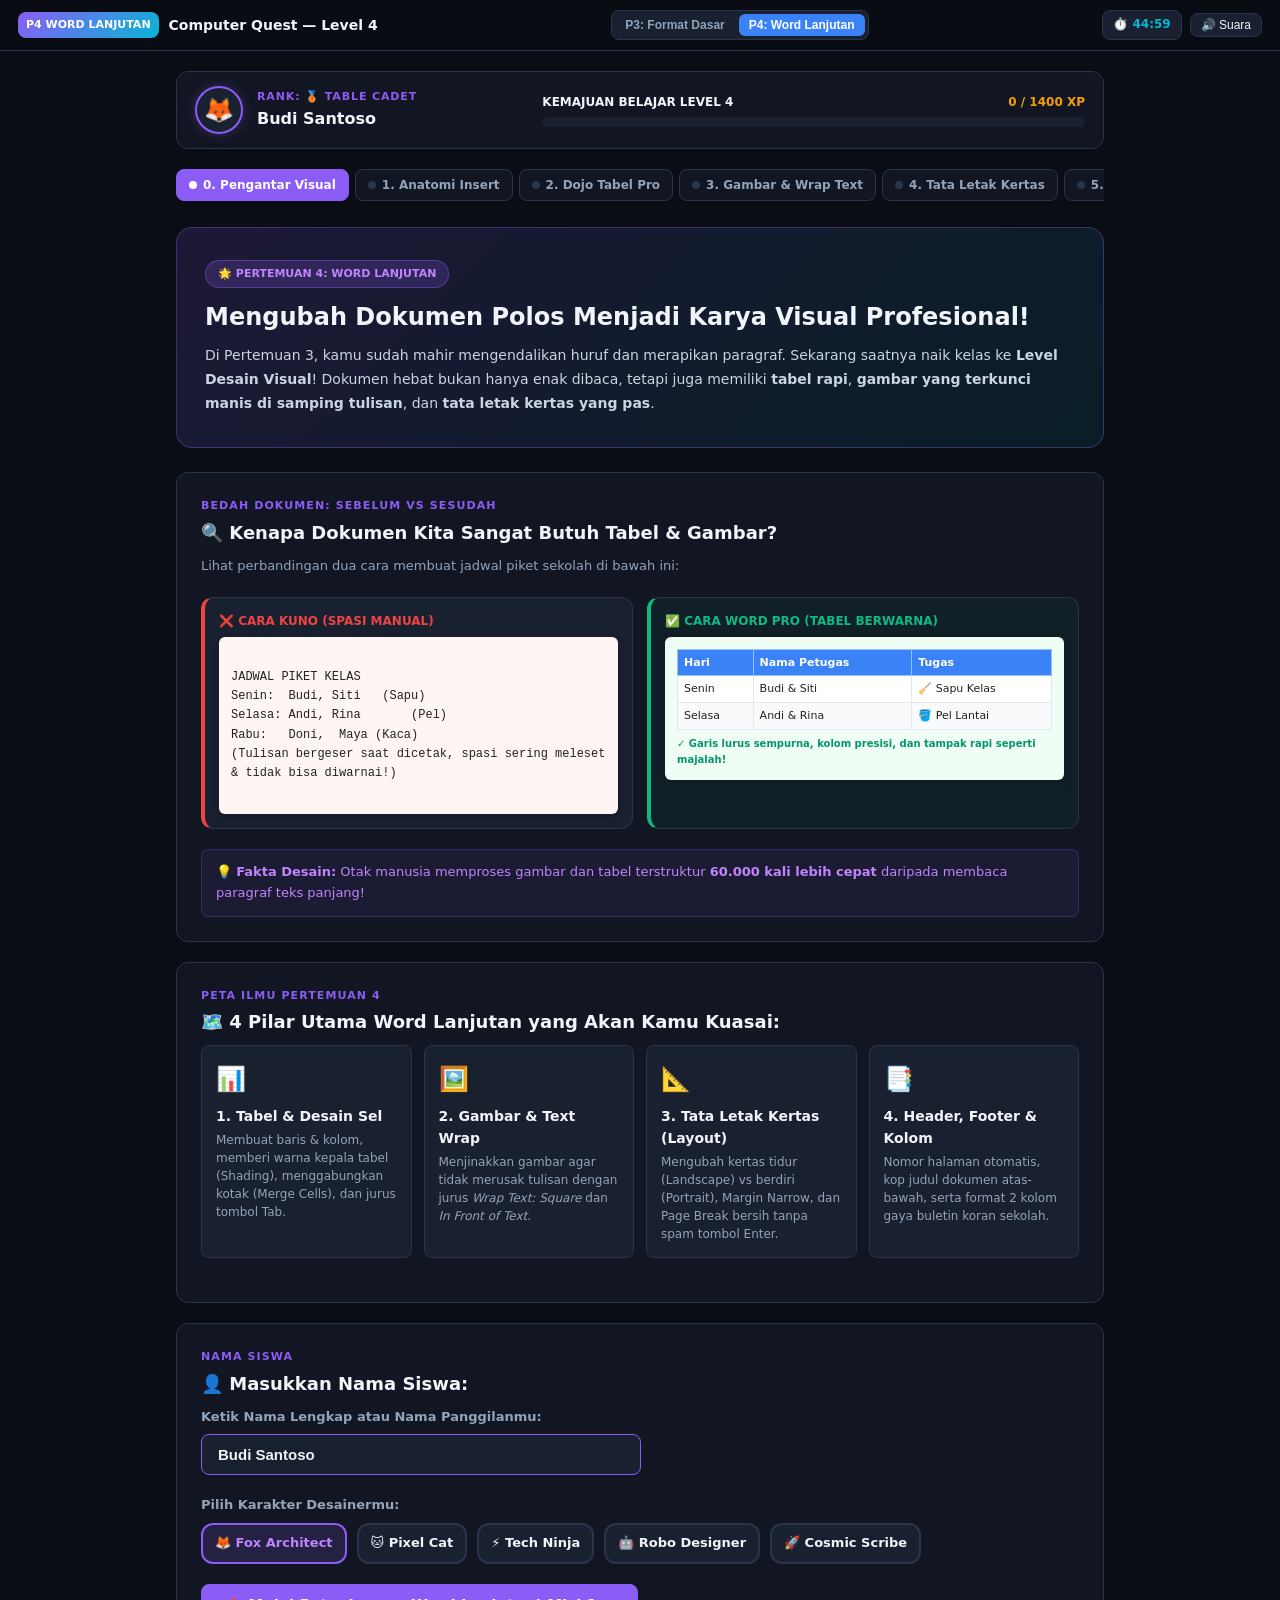
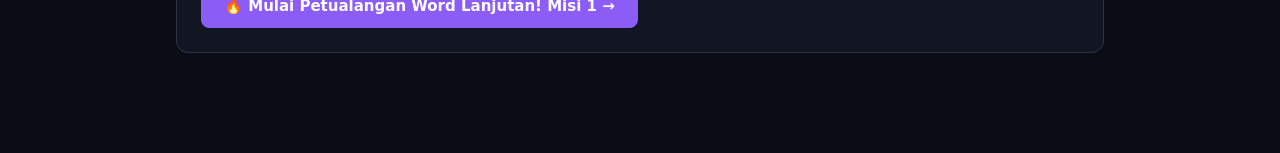
<file: Pertemuan4/pertemuan4.html>
<!DOCTYPE html>
<html lang="id">
<head>
<meta charset="UTF-8">
<meta name="viewport" content="width=device-width, initial-scale=1.0">
<title>Computer Quest P4: Word Lanjutan — Master Tabel, Gambar & Tata Letak</title>
<meta name="description" content="Modul belajar interaktif Microsoft Word Lanjutan untuk siswa: kuasai tabel canggih, text wrap gambar, orientasi halaman, detektif layout, dan proyek nyata." />
<style>
:root {
  --bg: #0A0D14;
  --bg-card: #121622;
  --bg-subtle: #192030;
  --bg-elevated: #21293D;
  --border: #2A344A;
  --text: #F1F5F9;
  --text-muted: #94A3B8;
  --blue: #3B82F6;
  --cyan: #06B6D4;
  --green: #10B981;
  --yellow: #F59E0B;
  --orange: #F97316;
  --purple: #8B5CF6;
  --red: #EF4444;
  --radius-sm: 8px;
  --radius-md: 12px;
  --radius-lg: 16px;
  --font: 'Segoe UI', system-ui, -apple-system, sans-serif;
}
* { box-sizing: border-box; margin: 0; padding: 0; }
html { scroll-behavior: smooth; }
body {
  font-family: var(--font); background: var(--bg); color: var(--text);
  min-height: 100vh; line-height: 1.6; font-size: 15px; overflow-x: hidden;
}
.top-nav {
  position: sticky; top: 0; z-index: 100; background: rgba(10, 13, 20, 0.96);
  backdrop-filter: blur(14px); border-bottom: 1px solid var(--border);
  padding: 10px 18px; display: flex; align-items: center; justify-content: space-between; gap: 10px;
}
.brand { display: flex; align-items: center; gap: 10px; }
.brand-badge {
  background: linear-gradient(135deg, var(--purple), var(--cyan));
  color: #fff; font-size: 11px; font-weight: 800; padding: 4px 8px; border-radius: var(--radius-sm);
}
.brand-title { font-size: 14px; font-weight: 700; color: var(--text); }
.session-switch {
  display: flex; background: var(--bg-subtle); border: 1px solid var(--border);
  border-radius: var(--radius-sm); padding: 3px; gap: 4px;
}
.session-btn {
  padding: 4px 10px; border-radius: 6px; font-size: 12px; font-weight: 700;
  border: none; background: transparent; color: var(--text-muted); cursor: pointer; transition: all 0.2s;
}
.session-btn.active { background: var(--blue); color: #fff; }
.nav-actions { display: flex; align-items: center; gap: 8px; }
.timer-chip {
  background: var(--bg-subtle); border: 1px solid var(--border);
  border-radius: var(--radius-sm); padding: 4px 10px; font-size: 12px; font-weight: 700;
  color: var(--cyan); font-variant-numeric: tabular-nums;
}
.audio-btn {
  background: var(--bg-subtle); border: 1px solid var(--border); border-radius: var(--radius-sm);
  padding: 4px 10px; font-size: 12px; color: var(--text); cursor: pointer;
}
.container { max-width: 960px; margin: 0 auto; padding: 1.25rem 1rem 5rem; }

.profile-card {
  background: var(--bg-card); border: 1px solid var(--border); border-radius: var(--radius-md);
  padding: 14px 18px; margin-bottom: 1.25rem; display: flex; align-items: center; gap: 14px; flex-wrap: wrap;
}
.avatar-display {
  width: 48px; height: 48px; border-radius: 50%; background: var(--bg-subtle);
  border: 2px solid var(--purple); display: flex; align-items: center; justify-content: center;
  font-size: 24px; cursor: pointer; box-shadow: 0 0 12px rgba(139, 92, 246, 0.3);
}
.hero-info { flex: 1; min-width: 170px; }
.hero-rank { font-size: 11px; font-weight: 800; color: var(--purple); letter-spacing: 0.08em; }
.hero-name { font-size: 16px; font-weight: 800; }
.xp-container { flex: 2; min-width: 220px; }
.xp-meta { display: flex; justify-content: space-between; font-size: 12px; font-weight: 700; margin-bottom: 5px; }
.xp-bar-bg { height: 10px; background: var(--bg-subtle); border-radius: 20px; overflow: hidden; }
.xp-bar-fill {
  height: 100%; width: 0%; background: linear-gradient(90deg, var(--purple), var(--cyan), var(--green));
  border-radius: 20px; transition: width 0.6s cubic-bezier(0.34, 1.56, 0.64, 1);
}

.stages-nav {
  display: flex; gap: 6px; margin-bottom: 1.25rem; overflow-x: auto; padding-bottom: 6px; scrollbar-width: none;
}
.stages-nav::-webkit-scrollbar { display: none; }
.stage-tab {
  background: var(--bg-card); border: 1px solid var(--border); color: var(--text-muted);
  padding: 8px 12px; border-radius: var(--radius-sm); font-size: 12px; font-weight: 700;
  cursor: pointer; white-space: nowrap; display: flex; align-items: center; gap: 6px; font-family: inherit;
}
.stage-tab:hover { border-color: var(--purple); color: var(--text); }
.stage-tab.active { background: var(--purple); color: #fff; border-color: var(--purple); }
.stage-tab.completed { border-color: var(--green); color: var(--green); }
.badge-dot { width: 8px; height: 8px; border-radius: 50%; background: var(--border); }
.stage-tab.active .badge-dot { background: #fff; }
.stage-tab.completed .badge-dot { background: var(--green); }

.quest-screen { display: none; animation: fadeIn 0.25s ease-out; }
.quest-screen.active { display: block; }
@keyframes fadeIn { from { opacity: 0; transform: translateY(6px); } to { opacity: 1; transform: translateY(0); } }

.card {
  background: var(--bg-card); border: 1px solid var(--border);
  border-radius: var(--radius-md); padding: 1.5rem; margin-bottom: 1.25rem;
}
.card-header-badge { font-size: 11px; font-weight: 800; color: var(--purple); letter-spacing: 0.1em; margin-bottom: 4px; }
.card-title { font-size: 18px; font-weight: 800; color: var(--text); margin-bottom: 8px; display: flex; align-items: center; gap: 8px; }
.card-desc { font-size: 13px; color: var(--text-muted); margin-bottom: 1.25rem; line-height: 1.6; }

.intro-hero {
  background: linear-gradient(135deg, rgba(139, 92, 246, 0.15) 0%, rgba(6, 182, 212, 0.1) 100%);
  border: 1px solid rgba(139, 92, 246, 0.35); border-radius: var(--radius-lg);
  padding: 2rem 1.75rem; margin-bottom: 1.5rem; position: relative;
}
.hero-tag {
  display: inline-flex; align-items: center; gap: 6px; background: rgba(139, 92, 246, 0.2);
  border: 1px solid rgba(139, 92, 246, 0.4); color: #C084FC; font-size: 11px;
  font-weight: 800; padding: 4px 12px; border-radius: 20px; margin-bottom: 10px;
}
.intro-hero h1 { font-size: 24px; font-weight: 900; margin-bottom: 8px; }
.intro-hero p { font-size: 14px; color: #CBD5E1; line-height: 1.7; }

.compare-grid { display: grid; grid-template-columns: 1fr 1fr; gap: 14px; margin-bottom: 1.25rem; }
.compare-box { border-radius: var(--radius-md); padding: 14px; border: 1px solid var(--border); background: var(--bg-subtle); }
.compare-box.bad { border-left: 4px solid var(--red); }
.compare-box.good { border-left: 4px solid var(--green); background: rgba(16, 185, 129, 0.05); }
.sample-paper { background: #fff; color: #222; border-radius: 6px; padding: 12px; font-size: 12px; min-height: 130px; box-shadow: 0 2px 8px rgba(0,0,0,0.2); }

.pillars-grid { display: grid; grid-template-columns: repeat(auto-fit, minmax(200px, 1fr)); gap: 12px; margin-bottom: 1.25rem; }
.pillar-card { background: var(--bg-subtle); border: 1px solid var(--border); border-radius: var(--radius-sm); padding: 14px; transition: 0.2s; }
.pillar-card:hover { transform: translateY(-3px); border-color: var(--purple); }
.pillar-icon { font-size: 24px; margin-bottom: 6px; }
.pillar-title { font-size: 14px; font-weight: 700; margin-bottom: 4px; color: var(--text); }
.pillar-desc { font-size: 12px; color: var(--text-muted); line-height: 1.5; }

.avatar-grid { display: flex; gap: 10px; flex-wrap: wrap; margin-bottom: 1.25rem; }
.avatar-choice {
  background: var(--bg-subtle); border: 2px solid var(--border); border-radius: var(--radius-md);
  padding: 8px 12px; display: flex; align-items: center; gap: 8px; cursor: pointer; font-size: 13px; font-weight: 700; transition: all 0.15s;
}
.avatar-choice.selected { border-color: var(--purple); background: rgba(139, 92, 246, 0.15); color: #C084FC; }

.checklist { display: flex; flex-direction: column; gap: 10px; }
.check-item {
  background: var(--bg-subtle); border: 1px solid var(--border); border-radius: var(--radius-sm);
  padding: 12px 14px; display: flex; align-items: center; gap: 12px; cursor: pointer; transition: all 0.15s;
}
.check-item:hover { border-color: var(--purple); }
.check-item.done { border-color: var(--green); background: rgba(16, 185, 129, 0.08); }
.check-box {
  width: 24px; height: 24px; border-radius: 6px; flex-shrink: 0; border: 2px solid var(--border);
  display: flex; align-items: center; justify-content: center; font-size: 12px; font-weight: 800;
}
.check-item.done .check-box { background: var(--green); border-color: var(--green); color: #fff; }
.check-info { flex: 1; }
.check-title { font-size: 13px; font-weight: 700; margin-bottom: 2px; }
.check-desc { font-size: 12px; color: var(--text-muted); line-height: 1.4; }
.check-xp { font-size: 11px; font-weight: 800; color: var(--yellow); flex-shrink: 0; }

.btn {
  background: var(--bg-subtle); border: 1px solid var(--border); color: var(--text);
  padding: 8px 16px; border-radius: var(--radius-sm); font-size: 13px; font-weight: 700;
  cursor: pointer; display: inline-flex; align-items: center; gap: 6px; transition: all 0.2s; font-family: inherit;
}
.btn:hover { border-color: var(--purple); }
.btn-primary { background: var(--blue); color: #fff; border-color: var(--blue); }
.btn-purple { background: var(--purple); color: #fff; border-color: var(--purple); }
.btn-cyan { background: var(--cyan); color: #08111D; border-color: var(--cyan); font-weight: 800; }
.btn-green { background: var(--green); color: #fff; border-color: var(--green); }
.btn-yellow { background: var(--yellow); color: #1E1202; border-color: var(--yellow); font-weight: 800; }
.btn-lg { padding: 12px 22px; font-size: 15px; }

.nav-buttons-row { display: flex; justify-content: space-between; align-items: center; margin-top: 1.25rem; gap: 10px; }

/* Table simulator */
.sim-table-wrap { overflow-x: auto; background: #fff; padding: 16px; border-radius: 6px; margin-bottom: 12px; color: #111; }
.sim-table { width: 100%; border-collapse: collapse; font-size: 13px; }
.sim-table th, .sim-table td { border: 1px solid #CBD5E1; padding: 8px 10px; text-align: left; }
.sim-table th { background: #3B82F6; color: #fff; font-weight: 700; }

/* Wrap Text simulator */
.wrap-demo-box {
  background: #fff; color: #1e293b; padding: 18px; border-radius: 8px;
  line-height: 1.7; font-size: 13px; min-height: 180px; position: relative; overflow: hidden;
}
.wrap-demo-img {
  width: 110px; height: 110px; background: linear-gradient(135deg, #8B5CF6, #3B82F6);
  border-radius: 8px; color: #fff; display: flex; flex-direction: column; align-items: center;
  justify-content: center; font-size: 11px; font-weight: bold; text-align: center;
  box-shadow: 0 4px 10px rgba(0,0,0,0.15); border: 2px solid #fff;
}

/* Quiz & Detective */
.quiz-grid { display: grid; grid-template-columns: 1fr 1fr; gap: 10px; margin-top: 1rem; }
.quiz-btn {
  background: var(--bg-subtle); border: 1px solid var(--border); color: var(--text);
  padding: 12px 14px; border-radius: var(--radius-sm); font-size: 13px; font-weight: 600;
  text-align: left; cursor: pointer; transition: 0.15s;
}
.quiz-btn:hover { border-color: var(--purple); }
.quiz-btn.correct { background: rgba(16, 185, 129, 0.2); border-color: var(--green); color: var(--green); font-weight: 800; }
.quiz-btn.wrong { background: rgba(239, 68, 68, 0.2); border-color: var(--red); color: var(--red); }
.feedback-box { margin-top: 12px; padding: 12px; border-radius: var(--radius-sm); font-size: 13px; display: none; }
.feedback-box.show { display: block; }
.feedback-box.ok { background: rgba(16, 185, 129, 0.1); border: 1px solid var(--green); color: var(--green); }
.feedback-box.bad { background: rgba(239, 68, 68, 0.1); border: 1px solid var(--red); color: var(--red); }

/* Certificate */
.cert-card {
  background: radial-gradient(circle at center, #1E1B4B 0%, #0F172A 100%);
  border: 3px solid #F59E0B; border-radius: var(--radius-lg); padding: 2.5rem 1.5rem;
  text-align: center; position: relative; box-shadow: 0 0 30px rgba(245, 158, 11, 0.25);
}
.cert-title { font-size: 22px; font-weight: 900; color: #F59E0B; letter-spacing: 0.05em; margin: 8px 0; }
.cert-badge { font-size: 16px; font-weight: 800; color: #fff; margin-bottom: 12px; }

.xp-toast {
  position: fixed; bottom: 24px; right: 24px; background: rgba(16, 185, 129, 0.95);
  color: #fff; font-weight: 800; font-size: 13px; padding: 8px 16px; border-radius: 20px;
  box-shadow: 0 4px 14px rgba(0,0,0,0.3); z-index: 1000; animation: toastIn 0.3s ease-out;
}
@keyframes toastIn { from { transform: translateY(20px); opacity: 0; } to { transform: translateY(0); opacity: 1; } }

#confettiCanvas { position: fixed; inset: 0; pointer-events: none; z-index: 999; }
@media (max-width: 640px) {
  .compare-grid, .quiz-grid { grid-template-columns: 1fr; }
  .profile-card { flex-direction: column; align-items: flex-start; }
}
</style>
</head>
<body>

<canvas id="confettiCanvas"></canvas>

<!-- TOP NAV -->
<nav class="top-nav">
  <div class="brand">
    <span class="brand-badge">P4 WORD LANJUTAN</span>
    <div class="brand-title">Computer Quest <span>— Level 4</span></div>
  </div>
  <div class="session-switch">
    <button class="session-btn" onclick="alert('Kamu berada di Pertemuan 4: Word Lanjutan! Beralih antar modul dapat dilakukan dari menu.')">P3: Format Dasar</button>
    <button class="session-btn active">P4: Word Lanjutan</button>
  </div>
  <div class="nav-actions">
    <div class="timer-chip" id="timerDisplay">⏱️ 45:00</div>
    <button class="audio-btn" id="audioToggle" onclick="toggleAudio()">🔊 Suara</button>
  </div>
</nav>

<main class="container">

  <!-- PROFILE & XP -->
  <header class="profile-card">
    <div class="avatar-display" id="playerAvatar" onclick="promptChangeName()">🦊</div>
    <div class="hero-info">
      <div class="hero-rank" id="rankBadge">RANK: 🥉 TABLE CADET</div>
      <div class="hero-name" id="playerName">Budi Santoso</div>
    </div>
    <div class="xp-container">
      <div class="xp-meta">
        <span>KEMAJUAN BELAJAR LEVEL 4</span>
        <span id="xpText" style="color:var(--yellow)">0 / 1400 XP</span>
      </div>
      <div class="xp-bar-bg">
        <div class="xp-bar-fill" id="xpBarFill"></div>
      </div>
    </div>
  </header>

  <!-- STAGE TABS -->
  <nav class="stages-nav">
    <button class="stage-tab active" onclick="switchStage(0)"><span class="badge-dot"></span>0. Pengantar Visual</button>
    <button class="stage-tab" onclick="switchStage(1)"><span class="badge-dot"></span>1. Anatomi Insert</button>
    <button class="stage-tab" onclick="switchStage(2)"><span class="badge-dot"></span>2. Dojo Tabel Pro</button>
    <button class="stage-tab" onclick="switchStage(3)"><span class="badge-dot"></span>3. Gambar & Wrap Text</button>
    <button class="stage-tab" onclick="switchStage(4)"><span class="badge-dot"></span>4. Tata Letak Kertas</button>
    <button class="stage-tab" onclick="switchStage(5)"><span class="badge-dot"></span>5. Detektif Layout</button>
    <button class="stage-tab" onclick="switchStage(6)"><span class="badge-dot"></span>6. Proyek Studio P4</button>
    <button class="stage-tab" onclick="switchStage(7)"><span class="badge-dot"></span>7. Shortcut Battle P4</button>
    <button class="stage-tab" onclick="switchStage(8)"><span class="badge-dot"></span>8. Final Boss & Sertifikat</button>
    <button class="stage-tab" onclick="switchStage(9)"><span class="badge-dot"></span>9. Jurnal Refleksi</button>
  </nav>

  <!-- ═════════════════════════════════════════════
       STAGE 0: PENGANTAR VISUAL & BEDAH DOKUMEN
  ═════════════════════════════════════════════ -->
  <section class="quest-screen active" id="stage0">
    <div class="intro-hero">
      <div class="hero-tag">🌟 PERTEMUAN 4: WORD LANJUTAN</div>
      <h1>Mengubah Dokumen Polos Menjadi Karya Visual Profesional!</h1>
      <p>
        Di Pertemuan 3, kamu sudah mahir mengendalikan huruf dan merapikan paragraf. Sekarang saatnya naik kelas ke <strong>Level Desain Visual</strong>! Dokumen hebat bukan hanya enak dibaca, tetapi juga memiliki <strong>tabel rapi</strong>, <strong>gambar yang terkunci manis di samping tulisan</strong>, dan <strong>tata letak kertas yang pas</strong>.
      </p>
    </div>

    <!-- PERBANDINGAN VISUAL INTERAKTIF -->
    <div class="card">
      <div class="card-header-badge">BEDAH DOKUMEN: SEBELUM VS SESUDAH</div>
      <div class="card-title">🔍 Kenapa Dokumen Kita Sangat Butuh Tabel & Gambar?</div>
      <div class="card-desc">Lihat perbandingan dua cara membuat jadwal piket sekolah di bawah ini:</div>

      <div class="compare-grid">
        <div class="compare-box bad">
          <div style="color:var(--red);font-weight:800;font-size:12px;margin-bottom:6px;">❌ CARA KUNO (SPASI MANUAL)</div>
          <div class="sample-paper" style="font-family:monospace;white-space:pre-wrap;background:#FFF5F5;">
JADWAL PIKET KELAS
Senin:  Budi, Siti   (Sapu)
Selasa: Andi, Rina       (Pel)
Rabu:   Doni,  Maya (Kaca)
(Tulisan bergeser saat dicetak, spasi sering meleset & tidak bisa diwarnai!)
          </div>
        </div>

        <div class="compare-box good">
          <div style="color:var(--green);font-weight:800;font-size:12px;margin-bottom:6px;">✅ CARA WORD PRO (TABEL BERWARNA)</div>
          <div class="sample-paper" style="background:#F0FDF4;">
            <table style="width:100%;border-collapse:collapse;font-size:11px;text-align:left;">
              <tr style="background:#3B82F6;color:#fff;">
                <th style="padding:4px 6px;border:1px solid #93C5FD;">Hari</th>
                <th style="padding:4px 6px;border:1px solid #93C5FD;">Nama Petugas</th>
                <th style="padding:4px 6px;border:1px solid #93C5FD;">Tugas</th>
              </tr>
              <tr style="background:#fff;">
                <td style="padding:4px 6px;border:1px solid #E2E8F0;">Senin</td>
                <td style="padding:4px 6px;border:1px solid #E2E8F0;">Budi & Siti</td>
                <td style="padding:4px 6px;border:1px solid #E2E8F0;">🧹 Sapu Kelas</td>
              </tr>
              <tr style="background:#F8FAFC;">
                <td style="padding:4px 6px;border:1px solid #E2E8F0;">Selasa</td>
                <td style="padding:4px 6px;border:1px solid #E2E8F0;">Andi & Rina</td>
                <td style="padding:4px 6px;border:1px solid #E2E8F0;">🪣 Pel Lantai</td>
              </tr>
            </table>
            <div style="font-size:10px;color:#059669;margin-top:6px;font-weight:bold;">✓ Garis lurus sempurna, kolom presisi, dan tampak rapi seperti majalah!</div>
          </div>
        </div>
      </div>

      <div style="background:rgba(139,92,246,0.08);border:1px solid rgba(139,92,246,0.25);border-radius:var(--radius-sm);padding:12px 14px;font-size:13px;color:#C084FC;">
        💡 <strong>Fakta Desain:</strong> Otak manusia memproses gambar dan tabel terstruktur <strong>60.000 kali lebih cepat</strong> daripada membaca paragraf teks panjang!
      </div>
    </div>

    <!-- 4 PILAR UTAMA LEVEL 4 -->
    <div class="card">
      <div class="card-header-badge">PETA ILMU PERTEMUAN 4</div>
      <div class="card-title">🗺️ 4 Pilar Utama Word Lanjutan yang Akan Kamu Kuasai:</div>
      <div class="pillars-grid">
        <div class="pillar-card">
          <div class="pillar-icon">📊</div>
          <div class="pillar-title">1. Tabel & Desain Sel</div>
          <div class="pillar-desc">Membuat baris & kolom, memberi warna kepala tabel (Shading), menggabungkan kotak (Merge Cells), dan jurus tombol Tab.</div>
        </div>
        <div class="pillar-card">
          <div class="pillar-icon">🖼️</div>
          <div class="pillar-title">2. Gambar & Text Wrap</div>
          <div class="pillar-desc">Menjinakkan gambar agar tidak merusak tulisan dengan jurus <i>Wrap Text: Square</i> dan <i>In Front of Text</i>.</div>
        </div>
        <div class="pillar-card">
          <div class="pillar-icon">📐</div>
          <div class="pillar-title">3. Tata Letak Kertas (Layout)</div>
          <div class="pillar-desc">Mengubah kertas tidur (Landscape) vs berdiri (Portrait), Margin Narrow, dan Page Break bersih tanpa spam tombol Enter.</div>
        </div>
        <div class="pillar-card">
          <div class="pillar-icon">📑</div>
          <div class="pillar-title">4. Header, Footer & Kolom</div>
          <div class="pillar-desc">Nomor halaman otomatis, kop judul dokumen atas-bawah, serta format 2 kolom gaya buletin koran sekolah.</div>
        </div>
      </div>
    </div>

    <!-- NAMA SISWA INPUT -->
    <div class="card">
      <div class="card-header-badge">NAMA SISWA</div>
      <div class="card-title">👤 Masukkan Nama Siswa:</div>
      <div style="margin-bottom:1.25rem;">
        <label style="font-size:13px;font-weight:700;color:var(--text-muted);display:block;margin-bottom:6px;">Ketik Nama Lengkap atau Nama Panggilanmu:</label>
        <input type="text" id="studentNameInput" placeholder="Contoh: Budi Santoso" value="Budi Santoso" oninput="updateStudentName(this.value)" style="width:100%;max-width:440px;padding:11px 16px;border-radius:var(--radius-sm);border:1px solid var(--purple);background:var(--bg-subtle);color:var(--text);font-size:15px;font-weight:700;outline:none;">
      </div>
      <div style="font-size:13px;font-weight:700;color:var(--text-muted);margin-bottom:8px;">Pilih Karakter Desainermu:</div>
      <div class="avatar-grid" id="avatarPicker">
        <div class="avatar-choice selected" onclick="chooseAvatar('🦊', 'Fox Architect')">🦊 Fox Architect</div>
        <div class="avatar-choice" onclick="chooseAvatar('🐱', 'Pixel Cat')">🐱 Pixel Cat</div>
        <div class="avatar-choice" onclick="chooseAvatar('⚡', 'Tech Ninja')">⚡ Tech Ninja</div>
        <div class="avatar-choice" onclick="chooseAvatar('🤖', 'Robo Designer')">🤖 Robo Designer</div>
        <div class="avatar-choice" onclick="chooseAvatar('🚀', 'Cosmic Scribe')">🚀 Cosmic Scribe</div>
      </div>
      <button class="btn btn-purple btn-lg" onclick="startAdventure()">🔥 Mulai Petualangan Word Lanjutan! Misi 1 →</button>
    </div>
  </section>

  <!-- ═════════════════════════════════════════════
       STAGE 1: ANATOMI TAB INSERT & LAYOUT
  ═════════════════════════════════════════════ -->
  <section class="quest-screen" id="stage1">
    <div class="card">
      <div class="card-header-badge">MISI 1 — MARKAS SISIPAN VISUAL</div>
      <div class="card-title">🖥️ Mengenal Tab INSERT & Tab LAYOUT di Word</div>
      <div class="card-desc">Buka Microsoft Word di laptopmu sekarang, lalu centang langkah yang berhasil kamu uji coba:</div>
      <div class="checklist" id="insertMissionList"></div>
    </div>

    <!-- ANATOMY EXPLORER P4 -->
    <div class="card">
      <div class="card-header-badge">SCANNER ELEMEN TINGKAT LANJUT</div>
      <div class="card-title">🔍 Klik 5 Bagian Penting Word Lanjutan:</div>
      <div style="display:grid;grid-template-columns:repeat(auto-fit,minmax(140px,1fr));gap:8px;margin-bottom:1rem;">
        <button class="btn" style="width:100%;justify-content:center;" onclick="inspectAnatomyP4('insert')">Tab Insert</button>
        <button class="btn" style="width:100%;justify-content:center;" onclick="inspectAnatomyP4('layout')">Tab Layout</button>
        <button class="btn" style="width:100%;justify-content:center;" onclick="inspectAnatomyP4('tabletools')">Table Design</button>
        <button class="btn" style="width:100%;justify-content:center;" onclick="inspectAnatomyP4('pictools')">Picture Format</button>
        <button class="btn" style="width:100%;justify-content:center;" onclick="inspectAnatomyP4('footer')">Header & Footer</button>
      </div>
      <div style="background:var(--bg-subtle);border:1px solid var(--border);border-radius:var(--radius-sm);padding:14px;" id="anatomyDisplayBox">
        <div style="font-size:11px;font-weight:800;color:var(--purple);margin-bottom:4px;" id="anatomyTag">BAGIAN: TAB INSERT</div>
        <div style="font-size:14px;color:var(--text);" id="anatomyText">Tab Insert adalah gerbang utama untuk memasukkan segala benda visual: Tabel, Gambar, Bentuk Kotak/Panah (Shapes), dan Nomor Halaman.</div>
      </div>
    </div>

    <!-- CONTEXTUAL TABS SECRET -->
    <div class="card" style="background:rgba(59,130,246,0.06);border-color:rgba(59,130,246,0.25);">
      <div class="card-header-badge" style="color:var(--blue)">RAHASIA TAB GAIB (CONTEXTUAL TAB)</div>
      <div class="card-title">🪄 Tab Rahasia yang Hanya Muncul Saat Benda Diklik!</div>
      <p style="font-size:13px;color:#CBD5E1;line-height:1.7;">
        Pernahkah kamu heran melihat tab baru bernama <strong>Table Design</strong> atau <strong>Picture Format</strong> tiba-tiba muncul di bagian atas? Itu adalah <i>Contextual Tab</i>! Tab ini sengaja disembunyikan Word dan <strong>hanya muncul saat kamu mengeklik tabel atau gambar</strong>. Jika kamu klik di kertas kosong luar tabel, tab itu akan bersembunyi kembali.
      </p>
    </div>

    <div class="nav-buttons-row">
      <button class="btn" onclick="switchStage(0)">← Pengantar</button>
      <button class="btn btn-purple" onclick="switchStage(2)">Lanjut ke Dojo Tabel Canggih →</button>
    </div>
  </section>

  <!-- ═════════════════════════════════════════════
       STAGE 2: DOJO TABEL PRO (SIMULATOR TABEL)
  ═════════════════════════════════════════════ -->
  <section class="quest-screen" id="stage2">
    <div class="card">
      <div class="card-header-badge">JURUS STRUKTUR DATA</div>
      <div class="card-title">📊 Dojo Tabel: Baris, Kolom, dan Shading Sel</div>
      <div class="card-desc">Kuasai 3 anatomi tabel: <strong>Baris (Row)</strong> = mendatar, <strong>Kolom (Column)</strong> = menurun, dan <strong>Sel (Cell)</strong> = satu kotak pertemuan baris & kolom.</div>
      <div class="checklist" id="tableMissionList"></div>
    </div>

    <!-- INTERACTIVE TABLE BUILDER SIMULATOR -->
    <div class="card">
      <div class="card-header-badge">SIMULATOR INTERAKTIF</div>
      <div class="card-title">🧪 Table Studio: Rakit & Warnai Tabelmu Sendiri:</div>
      <div class="card-desc">Atur jumlah baris & kolom, lalu klik warna untuk mewarnai baris kepala tabel (Header Shading):</div>

      <div style="display:flex;gap:12px;flex-wrap:wrap;align-items:center;margin-bottom:14px;">
        <label style="font-size:13px;font-weight:bold;">Kolom: 
          <select id="simTableCols" onchange="generateSimTable()" style="padding:4px 8px;border-radius:4px;background:var(--bg-subtle);color:#fff;border:1px solid var(--border);">
            <option value="2">2 Kolom</option>
            <option value="3" selected>3 Kolom</option>
            <option value="4">4 Kolom</option>
          </select>
        </label>
        <label style="font-size:13px;font-weight:bold;">Baris: 
          <select id="simTableRows" onchange="generateSimTable()" style="padding:4px 8px;border-radius:4px;background:var(--bg-subtle);color:#fff;border:1px solid var(--border);">
            <option value="3">3 Baris</option>
            <option value="4" selected>4 Baris</option>
            <option value="5">5 Baris</option>
          </select>
        </label>
        <div style="display:flex;gap:6px;align-items:center;">
          <span style="font-size:13px;font-weight:bold;">Warna Header:</span>
          <button class="btn" style="padding:4px 8px;background:#3B82F6;color:#fff;" onclick="setTableShading('#3B82F6')">Biru</button>
          <button class="btn" style="padding:4px 8px;background:#10B981;color:#fff;" onclick="setTableShading('#10B981')">Hijau</button>
          <button class="btn" style="padding:4px 8px;background:#8B5CF6;color:#fff;" onclick="setTableShading('#8B5CF6')">Ungu</button>
          <button class="btn" style="padding:4px 8px;background:#F97316;color:#fff;" onclick="setTableShading('#F97316')">Oranye</button>
        </div>
      </div>

      <div class="sim-table-wrap" id="simTableContainer">
        <!-- Rendered by JS -->
      </div>
      <div style="font-size:12px;color:var(--text-muted);display:flex;justify-content:space-between;">
        <span>💡 <i>Tip Guru:</i> Tekan tombol <b>Tab</b> di keyboard saat di sel terakhir untuk membuat baris baru otomatis!</span>
        <button class="btn btn-green" onclick="addXP(40, 'Eksplorasi Simulator Tabel')">✓ Saya Berhasil Memahami Tabel (+40 XP)</button>
      </div>
    </div>

    <div class="nav-buttons-row">
      <button class="btn" onclick="switchStage(1)">← Anatomi Insert</button>
      <button class="btn btn-purple" onclick="switchStage(3)">Lanjut ke Gambar & Text Wrap →</button>
    </div>
  </section>

  <!-- ═════════════════════════════════════════════
       STAGE 3: GAMBAR & TEXT WRAP (SIMULATOR LIVE)
  ═════════════════════════════════════════════ -->
  <section class="quest-screen" id="stage3">
    <div class="card">
      <div class="card-header-badge">JURUS PENJINAK GAMBAR</div>
      <div class="card-title">🖼️ Menjinakkan Gambar dengan "Wrap Text"</div>
      <div class="card-desc">Pernahkah kamu memasukkan gambar di Word dan seluruh tulisanmu mendadak loncat berantakan? Itu karena mode default gambar adalah <strong>In Line with Text</strong> (dianggap huruf raksasa). Kita harus mengubahnya menjadi <strong>Square</strong>!</div>
      <div class="checklist" id="imageMissionList"></div>
    </div>

    <!-- INTERACTIVE TEXT WRAP SIMULATOR -->
    <div class="card">
      <div class="card-header-badge">LAB SIMULATOR WRAP TEXT</div>
      <div class="card-title">🧪 Coba Klik 4 Mode Aliran Teks Mengelilingi Gambar:</div>
      <div class="card-desc">Perhatikan bagaimana susunan paragraf berubah seketika saat mode pembungkus gambar diubah:</div>

      <div style="display:flex;gap:8px;flex-wrap:wrap;margin-bottom:12px;">
        <button class="btn btn-primary" id="btnWrapInline" onclick="setWrapMode('inline')">1. In Line with Text (Default)</button>
        <button class="btn btn-purple" id="btnWrapSquare" onclick="setWrapMode('square')">2. Square / Kotak (Rekomendasi!)</button>
        <button class="btn" id="btnWrapBehind" onclick="setWrapMode('behind')">3. Behind Text (Di Belakang)</button>
        <button class="btn" id="btnWrapFront" onclick="setWrapMode('front')">4. In Front of Text (Di Depan)</button>
      </div>

      <div class="wrap-demo-box" id="wrapDemoBox">
        <div class="wrap-demo-img" id="wrapImg" style="display:inline-block;vertical-align:bottom;margin:4px 10px 4px 0;">
          <div style="font-size:26px;">🤖</div>
          <div>ROBOT CQ</div>
        </div>
        <span>
          Di sebuah sekolah masa depan, para siswa belajar komputer menggunakan Microsoft Word canggih. Mereka tidak lagi mengetik tulisan polos yang membosankan. Kini mereka mampu menyisipkan gambar robot penjelajah antariksa dan diagram jadwal pelajaran dengan sangat rapi. Ketika pengaturan pembungkus teks (Wrap Text) diatur dengan tepat, teks akan mengalir lembut di sekitar lekuk gambar tanpa pernah terpotong kaku. Semua dokumen terlihat seperti halaman majalah teknologi kelas dunia yang siap diterbitkan ke perpustakaan sekolah!
        </span>
      </div>

      <div style="margin-top:12px;padding:10px 14px;border-radius:6px;background:var(--bg-subtle);border:1px solid var(--border);font-size:13px;" id="wrapExplanation">
        <strong style="color:var(--yellow)">Penjelasan Mode:</strong> <b>In Line with Text</b> memperlakukan gambar seperti 1 huruf raksasa sehingga membelah baris kalimat menjadi kosong tinggi.
      </div>
    </div>

    <div class="nav-buttons-row">
      <button class="btn" onclick="switchStage(2)">← Tabel Pro</button>
      <button class="btn btn-purple" onclick="switchStage(4)">Lanjut ke Tata Letak Kertas →</button>
    </div>
  </section>

  <!-- ═════════════════════════════════════════════
       STAGE 4: TATA LETAK KERTAS & HALAMAN
  ═════════════════════════════════════════════ -->
  <section class="quest-screen" id="stage4">
    <div class="card">
      <div class="card-header-badge">JURUS ARSITEKTUR KERTAS</div>
      <div class="card-title">📐 Tab Layout: Portrait vs Landscape & Jurus Ctrl + Enter</div>
      <div class="card-desc">Jangan pernah membuat halaman baru dengan memencet Enter 25 kali! Pelajari rahasia tata letak halaman yang bersih:</div>
      <div class="checklist" id="layoutMissionList"></div>
    </div>

    <!-- PANDUAN ORIENTASI & MARGIN -->
    <div class="card">
      <div class="card-header-badge">KARTU PANDUAN CEPAT</div>
      <div class="card-title">🧭 Kapan Menggunakan Setiap Pengaturan Kertas?</div>
      <div style="display:grid;grid-template-columns:repeat(auto-fit,minmax(210px,1fr));gap:12px;margin-top:10px;">
        <div style="background:var(--bg-subtle);padding:14px;border-radius:8px;border:1px solid var(--border);">
          <div style="font-weight:800;color:var(--cyan);font-size:14px;margin-bottom:4px;">📄 PORTRAIT (BERDIRI)</div>
          <p style="font-size:12px;color:var(--text-muted);line-height:1.5;">Standar untuk surat resmi, biodata diri, makalah tugas, dan cerita pendek.</p>
        </div>
        <div style="background:var(--bg-subtle);padding:14px;border-radius:8px;border:1px solid var(--border);">
          <div style="font-weight:800;color:var(--yellow);font-size:14px;margin-bottom:4px;">📜 LANDSCAPE (TIDUR)</div>
          <p style="font-size:12px;color:var(--text-muted);line-height:1.5;">Wajib dipilih saat membuat tabel yang kolomnya banyak (seperti jadwal pelajaran) agar tidak terpotong ke samping!</p>
        </div>
        <div style="background:var(--bg-subtle);padding:14px;border-radius:8px;border:1px solid var(--border);">
          <div style="font-weight:800;color:var(--green);font-size:14px;margin-bottom:4px;">📏 MARGIN NARROW (SEMPIT)</div>
          <p style="font-size:12px;color:var(--text-muted);line-height:1.5;">Memperlebar area putih tempat mengetik (hanya 1.27 cm batas tepi), memberi ruang luas untuk tabel besar.</p>
        </div>
        <div style="background:var(--bg-subtle);padding:14px;border-radius:8px;border:1px solid var(--border);">
          <div style="font-weight:800;color:var(--purple);font-size:14px;margin-bottom:4px;">⚡ CTRL + ENTER (PAGE BREAK)</div>
          <p style="font-size:12px;color:var(--text-muted);line-height:1.5;">Lompat langsung ke halaman baru dengan bersih. Tulisan di halaman 2 tidak akan bergeser turun jika halaman 1 diedit!</p>
        </div>
      </div>
    </div>

    <div class="nav-buttons-row">
      <button class="btn" onclick="switchStage(3)">← Gambar & Wrap</button>
      <button class="btn btn-purple" onclick="switchStage(5)">Lanjut ke Detektif Layout →</button>
    </div>
  </section>

  <!-- ═════════════════════════════════════════════
       STAGE 5: DETEKTIF LAYOUT RUSAK (4 KASUS)
  ═════════════════════════════════════════════ -->
  <section class="quest-screen" id="stage5">
    <div class="card">
      <div class="card-header-badge">GAME DETEKTIF DOKUMEN LANJUTAN</div>
      <div class="card-title">🕵️‍♂️ Detektif Layout: Sembuhkan 4 Kasus Dokumen Berantakan!</div>
      <div class="card-desc">Sebuah dokumen mengalami kerusakan tata letak visual. Analisis penyebabnya dan pilih solusi yang tepat:</div>

      <div style="background:#0D111A;border:1px solid var(--border);border-radius:var(--radius-md);padding:1.5rem;" id="detectiveContainer">
        <div style="font-size:12px;font-weight:800;color:var(--yellow);margin-bottom:6px;" id="caseNumberLabel">KASUS 1 DARI 4</div>
        <div style="background:#fff;color:#111;padding:14px;border-radius:6px;margin-bottom:12px;" id="caseDocumentView"></div>
        <div style="font-size:14px;font-weight:700;margin-bottom:10px;color:var(--cyan);" id="caseQuestion"></div>
        <div class="quiz-grid" id="caseOptions"></div>
        <div class="feedback-box" id="caseFeedback"></div>
      </div>
    </div>

    <div class="nav-buttons-row">
      <button class="btn" onclick="switchStage(4)">← Tata Letak Kertas</button>
      <button class="btn btn-purple" onclick="switchStage(6)">Lanjut ke Proyek Studio P4 →</button>
    </div>
  </section>

  <!-- ═════════════════════════════════════════════
       STAGE 6: PROYEK STUDIO P4 (3 PILIHAN KARYA)
  ═════════════════════════════════════════════ -->
  <section class="quest-screen" id="stage6">
    <div class="card">
      <div class="card-header-badge">STUDIO DESAIN PRODUKSI DOKUMEN</div>
      <div class="card-title">📄 Proyek Nyata Level 4: Buat Karya Visual di Word Aslimu!</div>
      <div class="card-desc">Pilih salah satu dari 3 proyek lanjutan di bawah ini, lalu buka Microsoft Word di laptopmu dan buat persis seperti panduan:</div>

      <div style="display:flex;gap:8px;flex-wrap:wrap;margin-bottom:1.25rem;">
        <button class="btn btn-primary proj-btn active" onclick="selectProjectP4('schedule')">Proyek A: Jadwal Pelajaran Estetik (Tabel)</button>
        <button class="btn proj-btn" onclick="selectProjectP4('poster')">Proyek B: Poster Mini Lomba (Gambar & Wrap)</button>
        <button class="btn proj-btn" onclick="selectProjectP4('bulletin')">Proyek C: Buletin Berita 2 Kolom (Tantangan)</button>
      </div>

      <!-- PROJECT DETAIL PREVIEW -->
      <div id="projectDetailArea" style="background:#fff;color:#111;padding:22px;border-radius:8px;box-shadow:0 4px 16px rgba(0,0,0,0.25);margin-bottom:1.5rem;">
        <!-- Rendered by JS -->
      </div>

      <div class="checklist" id="projectMissionList"></div>
    </div>

    <div class="nav-buttons-row">
      <button class="btn" onclick="switchStage(5)">← Detektif Layout</button>
      <button class="btn btn-purple" onclick="switchStage(7)">Lanjut ke Shortcut Battle Level 4 →</button>
    </div>
  </section>

  <!-- ═════════════════════════════════════════════
       STAGE 7: SHORTCUT BATTLE LEVEL 4 (10 SOAL)
  ═════════════════════════════════════════════ -->
  <section class="quest-screen" id="stage7">
    <div class="card">
      <div class="card-header-badge">ARENA REFLEKS KEYBOARD TINGKAT LANJUT</div>
      <div class="card-title">⚔️ Shortcut Battle Level 4: Uji Refleks Tombol Cepat!</div>
      <div class="card-desc">Kuasai kombinasi tombol rahasia untuk tabel, jeda halaman, cetak, pencarian kata, dan pengaturan font:</div>

      <div style="background:#0D111A;border:1px solid var(--border);border-radius:var(--radius-md);padding:1.5rem;text-align:center;">
        <div style="font-size:12px;font-weight:800;color:var(--yellow);margin-bottom:6px;" id="scProgress">TANTANGAN 1 DARI 10</div>
        <div style="margin:10px 0;">
          <span style="background:var(--bg-subtle);border:2px solid var(--purple);padding:8px 20px;border-radius:8px;font-size:24px;font-weight:900;color:#C084FC;" id="scKeyDisplay">Ctrl + Enter</span>
        </div>
        <div style="font-size:16px;font-weight:800;margin-bottom:14px;" id="scQuestion">Fungsi kombinasi tombol ini adalah:</div>

        <div class="quiz-grid" id="scChoices"></div>

        <div style="display:flex;justify-content:center;gap:30px;margin-top:1.25rem;border-top:1px solid var(--border);padding-top:12px;">
          <div><span style="color:var(--green);font-size:20px;font-weight:800;" id="scHitCount">0</span><br><small style="color:var(--text-muted)">Benar</small></div>
          <div><span style="color:var(--red);font-size:20px;font-weight:800;" id="scMissCount">0</span><br><small style="color:var(--text-muted)">Salah</small></div>
          <div><span style="color:var(--cyan);font-size:20px;font-weight:800;" id="scStreakCount">0</span><br><small style="color:var(--text-muted)">Combo Streak</small></div>
        </div>

        <div id="scResultBox" style="display:none;margin-top:1.25rem;">
          <div style="font-size:36px;">🏆 ⚡</div>
          <div style="font-size:18px;font-weight:800;margin:6px 0;" id="scResultTitle">Battle Level 4 Selesai!</div>
          <p style="font-size:13px;color:var(--text-muted);margin-bottom:12px;" id="scResultSub"></p>
          <button class="btn btn-yellow" onclick="startShortcutBattle()">🔄 Duel Ulang</button>
        </div>
      </div>
    </div>

    <!-- CHEAT SHEET P4 -->
    <div class="card" style="background:rgba(139,92,246,0.06);border-color:rgba(139,92,246,0.25);">
      <div class="card-header-badge" style="color:var(--purple)">KARTU SAKTI SHORTCUT LEVEL 4</div>
      <div class="card-title">📖 Pintasan Keyboard Word Lanjutan:</div>
      <div style="display:grid;grid-template-columns:repeat(auto-fit,minmax(200px,1fr));gap:8px;font-size:12px;margin-top:8px;">
        <div style="background:var(--bg-subtle);padding:8px 10px;border-radius:6px;border:1px solid var(--border);"><b>Ctrl + Enter:</b> Page Break (Halaman Baru)</div>
        <div style="background:var(--bg-subtle);padding:8px 10px;border-radius:6px;border:1px solid var(--border);"><b>Tab:</b> Pindah ke sel tabel kanan</div>
        <div style="background:var(--bg-subtle);padding:8px 10px;border-radius:6px;border:1px solid var(--border);"><b>Shift + Tab:</b> Kembali ke sel tabel kiri</div>
        <div style="background:var(--bg-subtle);padding:8px 10px;border-radius:6px;border:1px solid var(--border);"><b>Ctrl + P:</b> Buka jendela Print / Cetak</div>
        <div style="background:var(--bg-subtle);padding:8px 10px;border-radius:6px;border:1px solid var(--border);"><b>Ctrl + F:</b> Find (Cari kata di dokumen)</div>
        <div style="background:var(--bg-subtle);padding:8px 10px;border-radius:6px;border:1px solid var(--border);"><b>Ctrl + H:</b> Replace (Ganti kata otomatis)</div>
        <div style="background:var(--bg-subtle);padding:8px 10px;border-radius:6px;border:1px solid var(--border);"><b>Ctrl + ]:</b> Perbesar huruf 1 poin</div>
        <div style="background:var(--bg-subtle);padding:8px 10px;border-radius:6px;border:1px solid var(--border);"><b>Ctrl + [:</b> Perkecil huruf 1 poin</div>
      </div>
    </div>

    <div class="nav-buttons-row">
      <button class="btn" onclick="switchStage(6)">← Proyek Studio</button>
      <button class="btn btn-purple" onclick="switchStage(8)">Tantang Final Boss Level 4 →</button>
    </div>
  </section>

  <!-- ═════════════════════════════════════════════
       STAGE 8: FINAL BOSS & SERTIFIKAT LEVEL 4
  ═════════════════════════════════════════════ -->
  <section class="quest-screen" id="stage8">
    <div class="card">
      <div class="card-header-badge" style="color:var(--yellow)">UJIAN KELULUSAN MANDIRI LEVEL 4</div>
      <div class="card-title">🏆 Misi Final Boss: Buktikan Kemandirian Arsitek Dokumen!</div>
      <div class="card-desc">Lakukan seluruh rangkaian pembuatan dokumen visual ini di Microsoft Word komputermu sendiri tanpa bantuan. Centang saat berhasil:</div>

      <div class="checklist" id="finalBossList"></div>

      <div style="text-align:center;margin-top:1.5rem;">
        <button class="btn btn-yellow btn-lg" id="claimBadgeBtn" style="display:none;" onclick="triggerVictory()">
          👑 Klaim Gelar: GRAND WORD ARCHITECT & DESIGNER!
        </button>
      </div>
    </div>

    <!-- CERTIFICATE OF COMPLETION LEVEL 4 -->
    <div id="victoryBlock" style="display:none;margin-top:1.5rem;">
      <div class="cert-card">
        <div style="font-size:36px;margin-bottom:6px;">📊 📜 🏆</div>
        <div class="hero-tag" style="background:rgba(245,158,11,0.2);color:var(--yellow);border-color:var(--yellow);">LEVEL 4 RESMI LULUS</div>
        <div class="cert-title">SERTIFIKAT RESMI GRAND WORD ARCHITECT</div>
        <div class="cert-badge" id="certPlayerLabel">Dianugerahkan kepada: Budi Santoso 🦊</div>
        <p style="font-size:14px;color:#E2E8F0;max-width:620px;margin:0 auto 16px;line-height:1.7;">
          Telah berhasil membuktikan kompetensi tinggi dalam arsitektur pengolahan dokumen lanjutan: mendesain tabel berstruktur dengan shading sel, menjinakkan gambar dengan Text Wrap Square, mengelola tata letak kertas Landscape & Margins, serta menyusun laporan visual siap terbit!
        </p>
        <div style="display:flex;gap:8px;justify-content:center;flex-wrap:wrap;margin-bottom:1.5rem;">
          <span style="background:rgba(16,185,129,0.15);border:1px solid var(--green);color:var(--green);padding:4px 12px;border-radius:20px;font-size:12px;font-weight:700;">✓ Master Tabel & Shading</span>
          <span style="background:rgba(16,185,129,0.15);border:1px solid var(--green);color:var(--green);padding:4px 12px;border-radius:20px;font-size:12px;font-weight:700;">✓ Penakluk Wrap Text</span>
          <span style="background:rgba(16,185,129,0.15);border:1px solid var(--green);color:var(--green);padding:4px 12px;border-radius:20px;font-size:12px;font-weight:700;">✓ Page Setup & Breaks</span>
          <span style="background:rgba(16,185,129,0.15);border:1px solid var(--green);color:var(--green);padding:4px 12px;border-radius:20px;font-size:12px;font-weight:700;">✓ Level 4 Shortcut Ace</span>
        </div>
        <button class="btn btn-green" onclick="window.print()">🖨️ Cetak / Simpan Sertifikat Level 4 (PDF)</button>
      </div>
    </div>

    <div class="nav-buttons-row">
      <button class="btn" onclick="switchStage(7)">← Shortcut Battle</button>
      <button class="btn btn-purple" onclick="switchStage(9)">Jurnal Refleksi & Misi Rumah →</button>
    </div>
  </section>

  <!-- ═════════════════════════════════════════════
       STAGE 9: JURNAL REFLEKSI & HOME QUEST P4
  ═════════════════════════════════════════════ -->
  <section class="quest-screen" id="stage9">
    <div class="card">
      <div class="card-header-badge">JURNAL REFLEKSI LEVEL 4</div>
      <div class="card-title">💭 Jurnal Arsitek Dokumen: Pelajaran Apa yang Paling Berkesan?</div>
      <div class="card-desc">Tuliskan pengalaman belajarmu hari ini agar keterampilan barumu menancap kuat:</div>

      <div style="display:flex;flex-direction:column;gap:12px;margin-bottom:1.25rem;">
        <div>
          <label style="font-size:13px;font-weight:700;display:block;margin-bottom:4px;">1. Dari fitur Tabel dan Gambar, mana yang menurutmu paling menyenangkan untuk dibuat?</label>
          <input type="text" id="jnlInput1" placeholder="Contoh: Bikin tabel jadwal beraneka warna, bikin gambar gak loncat lagi..." style="width:100%;padding:10px 14px;border-radius:var(--radius-sm);border:1px solid var(--border);background:var(--bg-subtle);color:var(--text);font-family:inherit;">
        </div>
        <div>
          <label style="font-size:13px;font-weight:700;display:block;margin-bottom:4px;">2. Karya apa yang paling ingin kamu buat di laptop untuk sekolah atau kamarmu?</label>
          <input type="text" id="jnlInput2" placeholder="Contoh: Jadwal main game dan belajar, poster klub sains, silsilah keluarga..." style="width:100%;padding:10px 14px;border-radius:var(--radius-sm);border:1px solid var(--border);background:var(--bg-subtle);color:var(--text);font-family:inherit;">
        </div>
        <div>
          <label style="font-size:13px;font-weight:700;display:block;margin-bottom:4px;">3. Nilai rasa percaya dirimu mendesain dokumen visual sekarang: (1 - 5)</label>
          <div style="display:flex;align-items:center;gap:14px;margin-top:6px;">
            <span>😟 1</span>
            <input type="range" id="jnlConfidence" min="1" max="5" value="5" oninput="document.getElementById('jnlConfEmoji').textContent = ['','😟','😐','🙂','😎','👑'][this.value]" style="flex:1;">
            <span>5 👑</span>
            <span id="jnlConfEmoji" style="font-size:24px;">👑</span>
          </div>
        </div>
      </div>

      <button class="btn btn-green" onclick="saveJournal()">💾 Simpan Jurnal Refleksi (+75 XP)</button>
      <div id="journalSavedFeedback" style="display:none;background:rgba(16,185,129,0.1);border:1px solid var(--green);color:var(--green);padding:12px;border-radius:var(--radius-sm);margin-top:12px;font-size:13px;">
        ✨ Jurnal refleksi berhasil disimpan! Catatan ini membuktikan lompatan besar keahlian komputermu.
      </div>
    </div>

    <!-- HOME QUEST P4 -->
    <div class="card">
      <div class="card-header-badge">MISI RUMAH SANTAI LEVEL 4</div>
      <div class="card-title">🏠 Home Quest: 3 Misi Menarik di Rumah</div>
      <div class="card-desc">Cukup luangkan 10–15 menit untuk mengasah naluri desainermu:</div>

      <div class="checklist">
        <div class="check-item">
          <div class="check-box">1</div>
          <div class="check-info">
            <div class="check-title">Buat Tabel Jadwal Harian Kamarmu Sendiri</div>
            <div class="check-desc">Buka Word di rumah, buat tabel 3 kolom (Jam, Aktivitas, Keterangan). Beri warna kesukaanmu pada header, lalu simpan sebagai <code>Jadwal_Kamar_[Namamu].docx</code>.</div>
          </div>
        </div>
        <div class="check-item">
          <div class="check-box">2</div>
          <div class="check-info">
            <div class="check-title">Kartu Ucapan Bergambar untuk Sahabat / Keluarga</div>
            <div class="check-desc">Sisipkan 1 gambar foto/kartun, atur ke <i>Wrap Text: Square</i>, lalu ketik ucapan doa atau terima kasih yang mengalir di sampingnya.</div>
          </div>
        </div>
        <div class="check-item">
          <div class="check-box">⭐</div>
          <div class="check-info">
            <div class="check-title" style="color:var(--yellow)">MISI SPESIAL: Tunjukkan Trik "Gambar Tidak Loncat" ke Orang Tua</div>
            <div class="check-desc">Peragakan kepada orang tua atau saudaramu bagaimana trik tombol <b>Wrap Text ➔ Square</b> membuat gambar bisa digeser bebas tanpa merusak tulisan!</div>
          </div>
        </div>
      </div>
    </div>

    <!-- SNEAK PEEK LEVEL 5 -->
    <div class="card" style="background:linear-gradient(135deg,rgba(139,92,246,0.15),rgba(6,182,212,0.15));border-color:rgba(139,92,246,0.35);text-align:center;padding:2rem;">
      <div style="font-size:36px;margin-bottom:8px;">📊 ➔ 📽️</div>
      <div class="card-header-badge">SNEAK PEEK PERTEMUAN 5</div>
      <div style="font-size:20px;font-weight:900;color:var(--text);margin-bottom:6px;">Level 5: Master Presentasi & Animasi PowerPoint!</div>
      <p style="font-size:13px;color:var(--text-muted);max-width:540px;margin:0 auto 16px;">
        Dokumenmu kini sudah indah. Di level berikutnya, kita akan membuat slide presentasi bergerak dengan transisi mulus dan animasi interaktif untuk memukau teman-teman kelas!
      </p>
      <button class="btn btn-purple" onclick="switchStage(0)">🔄 Kembali ke Menu Pengantar P4</button>
    </div>
  </section>

</main>

<script>
/* ── AUDIO SYNTHESIZER ── */
let audioEnabled = true;
let audioCtx = null;
function getAudioCtx() {
  if (!audioCtx) {
    const AudioContext = window.AudioContext || window.webkitAudioContext;
    if (AudioContext) audioCtx = new AudioContext();
  }
  if (audioCtx && audioCtx.state === 'suspended') audioCtx.resume();
  return audioCtx;
}
function playSound(type) {
  if (!audioEnabled) return;
  try {
    const ctx = getAudioCtx();
    if (!ctx) return;
    const now = ctx.currentTime;
    const osc = ctx.createOscillator();
    const gain = ctx.createGain();
    osc.connect(gain);
    gain.connect(ctx.destination);

    if (type === 'click') {
      osc.type = 'sine';
      osc.frequency.setValueAtTime(650, now);
      osc.frequency.exponentialRampToValueAtTime(320, now + 0.08);
      gain.gain.setValueAtTime(0.12, now);
      gain.gain.linearRampToValueAtTime(0.01, now + 0.08);
      osc.start(now); osc.stop(now + 0.08);
    } else if (type === 'success') {
      osc.type = 'triangle';
      osc.frequency.setValueAtTime(587.33, now);
      osc.frequency.setValueAtTime(739.99, now + 0.09);
      osc.frequency.setValueAtTime(880.00, now + 0.18);
      gain.gain.setValueAtTime(0.15, now);
      gain.gain.linearRampToValueAtTime(0.01, now + 0.35);
      osc.start(now); osc.stop(now + 0.35);
    } else if (type === 'wrong') {
      osc.type = 'sawtooth';
      osc.frequency.setValueAtTime(240, now);
      osc.frequency.setValueAtTime(170, now + 0.1);
      gain.gain.setValueAtTime(0.12, now);
      gain.gain.linearRampToValueAtTime(0.01, now + 0.25);
      osc.start(now); osc.stop(now + 0.25);
    } else if (type === 'fanfare') {
      [587.33, 739.99, 880.00, 1174.66].forEach((f, idx) => {
        const o = ctx.createOscillator();
        const g = ctx.createGain();
        o.connect(g); g.connect(ctx.destination);
        o.type = 'triangle';
        o.frequency.setValueAtTime(f, now + idx * 0.12);
        g.gain.setValueAtTime(0.15, now + idx * 0.12);
        g.gain.linearRampToValueAtTime(0.01, now + idx * 0.12 + 0.35);
        o.start(now + idx * 0.12); o.stop(now + idx * 0.12 + 0.35);
      });
    }
  } catch(e) {}
}
function toggleAudio() {
  audioEnabled = !audioEnabled;
  document.getElementById('audioToggle').textContent = audioEnabled ? '🔊 Suara' : '🔇 Mute';
  if (audioEnabled) playSound('click');
}

/* ── GAME STATE ── */
let currentXP = 0;
const maxXP = 1400;
let avatarEmoji = '🦊';
let warriorName = 'Budi Santoso';
const completedTasks = new Set();

/* ── MISSIONS DATA P4 ── */
const insertMissionData = [
  { id: 'i1', title: 'Temukan Tab INSERT di Pita Ribbon Word', desc: 'Klik tab Insert di sebelah tab Home. Amati tombol Table, Pictures, dan Shapes.', xp: 50 },
  { id: 'i2', title: 'Temukan Tab LAYOUT (Tata Letak)', desc: 'Klik tab Layout. Perhatikan tombol Margins, Orientation, Size, dan Columns.', xp: 50 },
  { id: 'i3', title: 'Coba Ubah Orientasi ke Landscape', desc: 'Klik Layout ➔ Orientation ➔ Landscape. Amati bentuk lembar kertas berubah tidur!', xp: 60 },
  { id: 'i4', title: 'Ubah Margin ke "Narrow" (Sempit)', desc: 'Klik Layout ➔ Margins ➔ Narrow. Perhatikan ruang kertas putih menjadi jauh lebih luas.', xp: 50 }
];

const tableMissionData = [
  { id: 't1', title: 'Sisipkan Tabel 3 Kolom x 4 Baris', desc: 'Klik Insert ➔ Table ➔ seret kotak 3x4 ➔ klik. Tabel kotak rapi akan muncul!', xp: 60 },
  { id: 't2', title: 'Beri Shading (Warna) pada Baris Kepala Tabel', desc: 'Sorot baris paling atas, klik tab Table Design ➔ Shading ➔ pilih warna biru atau hijau.', xp: 60 },
  { id: 't3', title: 'Coba Lompat Sel dengan Tombol [Tab]', desc: 'Ketik teks di sel pertama, tekan tombol Tab di keyboard untuk otomatis lompat ke sel sebelah kanan!', xp: 50 },
  { id: 't4', title: 'Latihan Merge Cells (Gabung Kotak)', desc: 'Sorot 2 kotak sel bersebelahan, klik kanan ➔ pilih Merge Cells untuk menyatukannya.', xp: 60 }
];

const imageMissionData = [
  { id: 'm1', title: 'Sisipkan 1 Gambar ke Dalam Word', desc: 'Klik Insert ➔ Pictures ➔ This Device (atau Stock Images / Online Pictures).', xp: 60 },
  { id: 'm2', title: 'Kecilkan Gambar Lewat Titik Sudut (Bukan Titik Tengah!)', desc: 'Tarik lingkaran di pojok sudut gambar agar foto mengecil secara proporsional dan tidak gepeng.', xp: 50 },
  { id: 'm3', title: 'Ubah Wrap Text Menjadi "Square"', desc: 'Klik ikon tapal kuda di samping gambar atau tab Picture Format ➔ Wrap Text ➔ pilih Square.', xp: 70 },
  { id: 'm4', title: 'Geser Gambar ke Samping Paragraf', desc: 'Tarik gambar ke tengah teks. Lihat bagaimana teks mengalir rapi di sekeliling kotak gambar!', xp: 60 }
];

const layoutMissionData = [
  { id: 'l1', title: 'Jurus Sakti: Halaman Baru dengan [Ctrl + Enter]', desc: 'Letakkan kursor di bawah tulisan, tekan Ctrl + Enter bersamaan. Halaman 2 terbuka instan tanpa spasi berulang!', xp: 70 },
  { id: 'l2', title: 'Tambahkan Nomor Halaman Otomatis (Page Number)', desc: 'Klik Insert ➔ Page Number ➔ Bottom of Page ➔ pilih Plain Number 3 (kanan bawah).', xp: 60 },
  { id: 'l3', title: 'Beri Garis Batas Kertas (Page Border)', desc: 'Klik tab Design ➔ Page Borders di pojok kanan ➔ pilih garis Box yang rapi.', xp: 50 }
];

const projectMissionData = [
  { id: 'p1', title: '1. Atur Orientasi Kertas Sesuai Template Proyek', desc: 'Gunakan Landscape untuk Jadwal Pelajaran atau Portrait untuk Brosur/Buletin.', xp: 50 },
  { id: 'p2', title: '2. Bangun Elemen Visual Utama (Tabel / Gambar)', desc: 'Susun tabel bergaris rapi atau sisipkan gambar ilustrasi dengan Wrap Text Square.', xp: 75 },
  { id: 'p3', title: '3. Beri Sentuhan Warna Elegan & Font Terbaca', desc: 'Tebalkan judul dengan font tegas (Arial/Calibri 16 pt), dan beri shading lembut pada sel tabel.', xp: 65 },
  { id: 'p4', title: '4. Simpan Dokumen dengan Nama Format Lanjutan', desc: 'Tekan F12 atau File ➔ Save As ➔ Beri nama "Proyek_P4_[Namamu].docx" di folder Computer Quest.', xp: 80 }
];

const finalBossData = [
  { id: 'fb1', title: 'Buka Word & Atur Kertas Landscape dengan Margin Narrow', desc: 'Lakukan di tab Layout tanpa petunjuk.', xp: 60 },
  { id: 'fb2', title: 'Buat Tabel 4 Kolom x 5 Baris Berisi Jadwal atau Rencana', desc: 'Beri warna kepala tabel (Shading) dan tebalkan tulisannya.', xp: 70 },
  { id: 'fb3', title: 'Sisipkan 1 Gambar & Atur Wrap Text Menjadi Square', desc: 'Pastikan posisi gambar rapi di samping tabel atau judul.', xp: 75 },
  { id: 'fb4', title: 'Beri Nomor Halaman Otomatis di Bawah Kertas', desc: 'Gunakan fitur Page Number di Tab Insert.', xp: 60 },
  { id: 'fb5', title: 'Simpan Dokumen Mandiri & Pastikan Siap Cetak', desc: 'Tekan Ctrl + S atau F12, lalu lakukan Ctrl + P untuk pratinjau cetak yang sempurna.', xp: 85 }
];

/* ── DETECTIVE CASES P4 ── */
const detectiveCases = [
  {
    doc: `<div style="line-height:1.8;">Hari ini kami berkunjung ke museum sains <span style="display:inline-block;width:60px;height:45px;background:#8B5CF6;color:#fff;font-size:9px;text-align:center;line-height:45px;border-radius:4px;">[FOTO]</span> untuk melihat fosil dinosaurus dan bintang raksasa di angkasa.</div>`,
    q: "Mengapa baris kalimat di atas terbelah dan tampak renggang aneh?",
    opts: [
      "Gambar diatur dengan Wrap Text 'In Line with Text' sehingga membelah baris kalimat.",
      "Ukuran huruf terlalu kecil.",
      "Museum sainsnya terlalu jauh.",
      "Monitor komputernya kotor."
    ],
    ans: 0,
    why: "Mode default 'In Line with Text' menganggap gambar sebagai 1 huruf besar yang memotong baris teks. Ubah ke Wrap Text: Square agar teks mengalir mulus di samping gambar!"
  },
  {
    doc: `<div style="border:2px dashed #EF4444;padding:8px;overflow:hidden;">
            <div style="font-weight:bold;font-size:12px;margin-bottom:4px;">JADWAL EKSTRAKURIKULER (7 KOLOM)</div>
            <div style="color:#DC2626;font-size:11px;">⚠️ Peringatan Cetak: Kolom ke-6 dan ke-7 terpotong keluar dari tepi kertas sebelah kanan!</div>
          </div>`,
    q: "Bagaimana cara terbaik menyelamatkan tabel lebar yang terpotong kertas?",
    opts: [
      "Ubah orientasi kertas menjadi Landscape dan atur Margin ke Narrow.",
      "Hapus saja kolomnya dan tidak usah dibuat.",
      "Lipat kertas fisik menggunakan gunting.",
      "Matikan laptop."
    ],
    ans: 0,
    why: "Mengubah orientasi ke Landscape (kertas tidur) dan Margin ke Narrow akan memberikan ruang horizontal yang luas sehingga tabel 7 kolom muat sempurna tanpa terpotong!"
  },
  {
    doc: `<div style="font-size:12px;line-height:1.6;">
            <div>Halaman 1: Judul Laporan Komputer</div>
            <div style="color:#94A3B8;font-size:10px;">[Tekan Enter 20 kali...]</div>
            <div style="color:#DC2626;">Masalah: Ketika 1 kalimat ditambahkan di Halaman 1, judul Halaman 2 malah melorot jatuh ke tengah halaman!</div>
          </div>`,
    q: "Apa kesalahan teknik yang menyebabkan halaman berikutnya berantakan saat diedit?",
    opts: [
      "Menggunakan tombol Enter berulang-ulang untuk pindah halaman, bukan Page Break (Ctrl+Enter).",
      "Kabel keyboardnya longgar.",
      "Tulisannya kurang panjang.",
      "Font yang dipakai terlalu bagus."
    ],
    ans: 0,
    why: "Spam tombol Enter membuat puluhan baris kosong. Jika ada teks tambahan di atas, semua baris kosong itu terdorong ke bawah! Selalu gunakan Ctrl + Enter (Page Break) untuk halaman baru yang aman."
  },
  {
    doc: `<div style="font-size:12px;line-height:1.6;">
            <div style="font-weight:bold;">BERITA KELAS: JUARA CODING</div>
            <div>Budi ingin membuat tampilan berita seperti koran terbagi 2 kolom, tetapi ia mengetik spasi manual di antara paragraf dan hasilnya bergeser berantakan saat diprint.</div>
          </div>`,
    q: "Fitur resmi apakah di Word yang tepat untuk membagi tulisan menjadi 2 kolom gaya koran?",
    opts: [
      "Tab Layout ➔ Columns ➔ Two.",
      "Tab Home ➔ Bold.",
      "Tab Insert ➔ Simbol Bintang.",
      "Tab File ➔ Print."
    ],
    ans: 0,
    why: "Fitur Layout ➔ Columns ➔ Two akan membagi aliran teks secara otomatis menjadi 2 kolom paralel yang rapi persis seperti artikel koran atau majalah!"
  }
];
let caseIndex = 0;

function loadDetectiveCase() {
  if (caseIndex >= detectiveCases.length) {
    document.getElementById('detectiveContainer').innerHTML = `
      <div style="text-align:center;padding:1.5rem;">
        <div style="font-size:42px;">🕵️‍♂️ 🎖️</div>
        <div style="font-size:18px;font-weight:800;color:var(--green);margin:6px 0;">4 Kasus Layout Berhasil Disembuhkan!</div>
        <p style="font-size:13px;color:var(--text-muted);margin-bottom:14px;">Kamu kini memiliki kepekaan tajam untuk memperbaiki dokumen Word yang berantakan.</p>
        <button class="btn btn-purple" onclick="caseIndex=0;loadDetectiveCase();">🔄 Ulangi Kasus Detektif</button>
      </div>
    `;
    playSound('fanfare');
    addXP(90, 'Detektif Layout Master');
    return;
  }
  const c = detectiveCases[caseIndex];
  document.getElementById('caseNumberLabel').textContent = 'KASUS ' + (caseIndex + 1) + ' DARI ' + detectiveCases.length;
  document.getElementById('caseDocumentView').innerHTML = c.doc;
  document.getElementById('caseQuestion').textContent = c.q;
  document.getElementById('caseFeedback').className = 'feedback-box';

  const container = document.getElementById('caseOptions');
  container.innerHTML = '';
  c.opts.forEach((opt, idx) => {
    const btn = document.createElement('button');
    btn.className = 'quiz-btn';
    btn.textContent = String.fromCharCode(65 + idx) + '. ' + opt;
    btn.onclick = () => answerCase(idx, c.ans, c.why, container);
    container.appendChild(btn);
  });
}

function answerCase(selectedIdx, correctIdx, why, container) {
  const buttons = container.querySelectorAll('.quiz-btn');
  buttons.forEach((btn, idx) => {
    btn.disabled = true;
    if (idx === correctIdx) btn.classList.add('correct');
    else if (idx === selectedIdx) btn.classList.add('wrong');
  });

  const fb = document.getElementById('caseFeedback');
  if (selectedIdx === correctIdx) {
    playSound('success');
    addXP(45, 'Analisis Kasus Tepat');
    fb.className = 'feedback-box show ok';
    fb.innerHTML = '✅ <strong>Analisis Tepat!</strong> ' + why;
  } else {
    playSound('wrong');
    fb.className = 'feedback-box show bad';
    fb.innerHTML = '❌ <strong>Kurang Tepat.</strong> ' + why;
  }

  setTimeout(() => {
    caseIndex++;
    loadDetectiveCase();
  }, 2300);
}

/* ── SHORTCUT BATTLE P4 (10 SOAL) ── */
const scData = [
  { combo: "Ctrl + Enter", q: "Fungsi kombinasi tombol ini adalah:", opts: ["Page Break (Halaman Baru)", "Hapus Tulisan", "Simpan File", "Tutup Word"], ans: 0 },
  { combo: "Tombol [Tab] di Tabel", q: "Ketika kursor berada di dalam sel tabel, tombol Tab berguna untuk:", opts: ["Pindah ke sel sebelah kanan", "Membuat huruf tebal", "Menghapus tabel", "Mengubah warna"], ans: 0 },
  { combo: "Shift + Tab di Tabel", q: "Fungsi kombinasi tombol Shift + Tab di tabel adalah:", opts: ["Mundur ke sel sebelah kiri", "Lompat ke akhir halaman", "Tutup dokumen", "Ubah font"], ans: 0 },
  { combo: "Ctrl + P", q: "Kombinasi tombol kilat ini membuka jendela:", opts: ["Print / Pratinjau Cetak", "Picture / Gambar", "Paragraph", "Page Layout"], ans: 0 },
  { combo: "Ctrl + F", q: "Fungsi tombol penyelamat ini adalah:", opts: ["Find (Mencari kata di dokumen)", "Format teks", "File Explorer", "Font Color"], ans: 0 },
  { combo: "Ctrl + H", q: "Fungsi kombinasi tombol ini adalah:", opts: ["Replace (Ganti kata otomatis)", "Home", "Help / Bantuan", "Header"], ans: 0 },
  { combo: "Ctrl + ]", q: "Kombinasi tombol ini berguna untuk:", opts: ["Memperbesar ukuran font 1 poin", "Memperkecil font", "Membuat kurung kotak", "Miringkan teks"], ans: 0 },
  { combo: "Ctrl + [", q: "Kombinasi tombol ini berguna untuk:", opts: ["Memperkecil ukuran font 1 poin", "Perbesar font", "Pindah halaman", "Hapus baris"], ans: 0 },
  { combo: "F12", q: "Menekan tombol fungsi F12 di keyboard akan:", opts: ["Membuka jendela 'Save As' instan", "Keluar dari Word", "Mematikan layar", "Menghapus teks"], ans: 0 },
  { combo: "Ctrl + 1", q: "Kombinasi tombol ini mengatur jarak spasi baris menjadi:", opts: ["Spasi Tunggal (Single 1.0)", "Spasi Ganda (2.0)", "Spasi 10", "Tanpa spasi"], ans: 0 }
];
let scCurrentIndex = 0, scHits = 0, scMisses = 0, scStreak = 0;

function startShortcutBattle() {
  scCurrentIndex = 0; scHits = 0; scMisses = 0; scStreak = 0;
  updateSCStats();
  document.getElementById('scResultBox').style.display = 'none';
  loadSCQuestion();
}

function loadSCQuestion() {
  if (scCurrentIndex >= scData.length) {
    endShortcutBattle();
    return;
  }
  const q = scData[scCurrentIndex];
  document.getElementById('scProgress').textContent = 'TANTANGAN ' + (scCurrentIndex + 1) + ' DARI ' + scData.length;
  document.getElementById('scKeyDisplay').textContent = q.combo;
  document.getElementById('scQuestion').textContent = q.q;

  const choicesContainer = document.getElementById('scChoices');
  choicesContainer.innerHTML = '';
  q.opts.forEach((opt, idx) => {
    const btn = document.createElement('button');
    btn.className = 'quiz-btn';
    btn.textContent = opt;
    btn.onclick = () => answerSC(idx, q.ans, choicesContainer);
    choicesContainer.appendChild(btn);
  });
}

function answerSC(selectedIdx, correctIdx, container) {
  const buttons = container.querySelectorAll('.quiz-btn');
  buttons.forEach((btn, idx) => {
    btn.disabled = true;
    if (idx === correctIdx) btn.classList.add('correct');
    else if (idx === selectedIdx) btn.classList.add('wrong');
  });

  if (selectedIdx === correctIdx) {
    playSound('success');
    scHits++; scStreak++;
    addXP(35, 'Shortcut Lanjutan Tepat');
  } else {
    playSound('wrong');
    scMisses++; scStreak = 0;
  }
  updateSCStats();

  setTimeout(() => {
    scCurrentIndex++;
    loadSCQuestion();
  }, 1100);
}

function updateSCStats() {
  document.getElementById('scHitCount').textContent = scHits;
  document.getElementById('scMissCount').textContent = scMisses;
  document.getElementById('scStreakCount').textContent = scStreak;
}

function endShortcutBattle() {
  document.getElementById('scChoices').innerHTML = '';
  document.getElementById('scResultBox').style.display = 'block';
  document.getElementById('scResultTitle').textContent = scHits >= 8 ? '⚡ Master Arsitek Shortcut!' : '👍 Latihan Selesai!';
  document.getElementById('scResultSub').textContent = 'Kamu berhasil menjawab ' + scHits + ' dari ' + scData.length + ' soal dengan tepat.';
  playSound('fanfare');
  addXP(85, 'Shortcut Battle Level 4 Selesai');
}

/* ── PROYEK STUDIO P4 TEMPLATES ── */
const projectTemplatesP4 = {
  schedule: `
    <div style="text-align:center;font-weight:bold;font-size:18px;margin-bottom:12px;color:#1E3A8A;letter-spacing:1px;">
      JADWAL PELAJARAN KELAS 4 BINTANG
    </div>
    <div style="font-size:12px;color:#64748B;text-align:center;margin-bottom:14px;">Tahun Ajaran 2026/2027 • Orientasi Kertas: Landscape</div>
    <table style="width:100%;border-collapse:collapse;font-size:13px;text-align:center;">
      <tr style="background:#3B82F6;color:#fff;font-weight:bold;">
        <th style="padding:8px;border:1px solid #CBD5E1;">WAKTU</th>
        <th style="padding:8px;border:1px solid #CBD5E1;">SENIN</th>
        <th style="padding:8px;border:1px solid #CBD5E1;">SELASA</th>
        <th style="padding:8px;border:1px solid #CBD5E1;">RABU</th>
        <th style="padding:8px;border:1px solid #CBD5E1;">KAMIS</th>
        <th style="padding:8px;border:1px solid #CBD5E1;">JUMAT</th>
      </tr>
      <tr>
        <td style="padding:8px;border:1px solid #CBD5E1;background:#F8FAFC;font-weight:bold;">07.30 - 09.00</td>
        <td style="padding:8px;border:1px solid #CBD5E1;">🇮🇩 Upacara / B. Indo</td>
        <td style="padding:8px;border:1px solid #CBD5E1;">📐 Matematika</td>
        <td style="padding:8px;border:1px solid #CBD5E1;">🔬 Sains / IPA</td>
        <td style="padding:8px;border:1px solid #CBD5E1;">💻 Komputer / IT</td>
        <td style="padding:8px;border:1px solid #CBD5E1;">🏃 Olahraga</td>
      </tr>
      <tr style="background:#FEF3C7;font-weight:bold;color:#92400E;">
        <td colspan="6" style="padding:6px;border:1px solid #CBD5E1;">🍱 ISTIRAHAT & MAKAN SEHAT BERSAMA (09.00 - 09.30)</td>
      </tr>
      <tr>
        <td style="padding:8px;border:1px solid #CBD5E1;background:#F8FAFC;font-weight:bold;">09.30 - 11.30</td>
        <td style="padding:8px;border:1px solid #CBD5E1;">📖 Pendidikan Moral</td>
        <td style="padding:8px;border:1px solid #CBD5E1;">🎨 Seni Rupa</td>
        <td style="padding:8px;border:1px solid #CBD5E1;">🌍 IPS Sejarah</td>
        <td style="padding:8px;border:1px solid #CBD5E1;">🇬🇧 Bahasa Inggris</td>
        <td style="padding:8px;border:1px solid #CBD5E1;">🕌 Bimbingan Karakter</td>
      </tr>
    </table>
  `,
  poster: `
    <div style="border:3px double #7C3AED;padding:18px;border-radius:6px;background:#FAF5FF;">
      <div style="text-align:center;font-size:22px;font-weight:900;color:#7C3AED;letter-spacing:1px;margin-bottom:4px;">
        🚀 FESTIVAL ROBOTIK & CODING SISWA
      </div>
      <div style="text-align:center;font-size:12px;font-weight:bold;color:#4B5563;margin-bottom:14px;">
        SD BINTANG CEMERLANG • SABTU, 10 OKTOBER 2026
      </div>
      <div style="display:flex;gap:16px;align-items:center;">
        <div style="width:120px;height:120px;background:linear-gradient(135deg,#7C3AED,#3B82F6);border-radius:10px;display:flex;flex-direction:column;align-items:center;justify-content:center;color:#fff;flex-shrink:0;">
          <div style="font-size:36px;">🤖</div>
          <div style="font-size:11px;font-weight:bold;">LOMBA SERU</div>
        </div>
        <div style="font-size:13px;line-height:1.7;color:#1F2937;">
          Ayo daftarkan tim kreatifmu! Tunjukkan kreasi animasi interaktif, game edukasi buatanmu, dan robot sederhana. Tersedia piala bergilir, sertifikat resmi, dan hadiah laptop untuk juara 1!
          <div style="margin-top:6px;font-weight:bold;color:#7C3AED;">✓ Kategori: Kelas 3 - 6 SD | Pendaftaran Gratis di Lab Komputer</div>
        </div>
      </div>
    </div>
  `,
  bulletin: `
    <div style="border-bottom:2px solid #1E293B;padding-bottom:8px;margin-bottom:12px;display:flex;justify-content:space-between;align-items:flex-end;">
      <div>
        <div style="font-size:20px;font-weight:900;color:#0F172A;letter-spacing:1px;">BULETIN KILAS BINTANG</div>
        <div style="font-size:11px;color:#64748B;">Media Literasi & Kreativitas Siswa Digital</div>
      </div>
      <div style="text-align:right;font-size:11px;color:#64748B;">Edisi 04 • September 2026</div>
    </div>
    <div style="display:grid;grid-template-columns:1fr 1fr;gap:16px;font-size:12px;line-height:1.7;text-align:justify;">
      <div>
        <strong style="font-size:13px;color:#1E3A8A;display:block;margin-bottom:4px;">Inovasi Lab Komputer Baru</strong>
        Mulai pekan ini seluruh siswa dapat mencoba perangkat lunak terbaru Microsoft Word di ruang multimedia. Kepala sekolah menyatakan kebanggaannya melihat para siswa sudah mampu menyusun tabel dan merancang karya visual secara mandiri.
      </div>
      <div>
        <strong style="font-size:13px;color:#1E3A8A;display:block;margin-bottom:4px;">Tips Desain dari Para Juara</strong>
        "Jangan takut mencoba fitur Wrap Text Square ketika meletakkan ilustrasi foto," pesan Budi Santoso, siswa kelas 4 yang baru saja menjuarai kompetisi tata letak dokumen tingkat kota.
      </div>
    </div>
    <div style="margin-top:12px;border-top:1px solid #E2E8F0;padding-top:6px;text-align:center;font-size:11px;color:#94A3B8;">
      Halaman 1 dari 1 — Dicetak dengan Format 2 Kolom Microsoft Word
    </div>
  `
};

function selectProjectP4(type) {
  playSound('click');
  document.querySelectorAll('.proj-btn').forEach(btn => {
    btn.classList.toggle('active', btn.getAttribute('onclick').includes(type));
  });
  document.getElementById('projectDetailArea').innerHTML = projectTemplatesP4[type] || '';
}

/* ── TABLE SIMULATOR LOGIC ── */
let currentHeaderColor = '#3B82F6';
function setTableShading(color) {
  playSound('click');
  currentHeaderColor = color;
  generateSimTable();
}

function generateSimTable() {
  const cols = parseInt(document.getElementById('simTableCols').value, 10);
  const rows = parseInt(document.getElementById('simTableRows').value, 10);
  const container = document.getElementById('simTableContainer');

  let html = `<table class="sim-table"><thead><tr style="background:${currentHeaderColor};color:#fff;">`;
  for (let c = 1; c <= cols; c++) {
    html += `<th contenteditable="true">Header ${c}</th>`;
  }
  html += `</tr></thead><tbody>`;
  for (let r = 2; r <= rows; r++) {
    html += `<tr>`;
    for (let c = 1; c <= cols; c++) {
      html += `<td contenteditable="true">Data ${r},${c}</td>`;
    }
    html += `</tr>`;
  }
  html += `</tbody></table>`;
  container.innerHTML = html;
}

/* ── WRAP TEXT SIMULATOR LOGIC ── */
function setWrapMode(mode) {
  playSound('click');
  const img = document.getElementById('wrapImg');
  const exp = document.getElementById('wrapExplanation');

  if (mode === 'inline') {
    img.style.float = 'none';
    img.style.position = 'static';
    img.style.display = 'inline-block';
    img.style.margin = '4px 10px 4px 0';
    img.style.opacity = '1';
    exp.innerHTML = '<strong style="color:var(--yellow)">Mode In Line with Text:</strong> Gambar dianggap seperti 1 karakter huruf raksasa. Kalimat di sekelilingnya terputus ke atas dan ke bawah!';
  } else if (mode === 'square') {
    img.style.float = 'left';
    img.style.position = 'static';
    img.style.display = 'block';
    img.style.margin = '4px 14px 8px 0';
    img.style.opacity = '1';
    exp.innerHTML = '<strong style="color:var(--green)">Mode Square (Juara!):</strong> Teks mengalir rapi membentuk kotak indah di samping kanan dan bawah gambar tanpa celah bolong!';
  } else if (mode === 'behind') {
    img.style.float = 'none';
    img.style.position = 'absolute';
    img.style.top = '25px';
    img.style.left = '25px';
    img.style.zIndex = '0';
    img.style.opacity = '0.35';
    exp.innerHTML = '<strong style="color:var(--cyan)">Mode Behind Text:</strong> Gambar berada di latar belakang seperti stempel atau watermark, sedangkan tulisan berada di atas gambar.';
  } else if (mode === 'front') {
    img.style.float = 'none';
    img.style.position = 'absolute';
    img.style.top = '30px';
    img.style.left = '40px';
    img.style.zIndex = '10';
    img.style.opacity = '1';
    exp.innerHTML = '<strong style="color:var(--orange)">Mode In Front of Text:</strong> Gambar melayang di atas tulisan. Hati-hati, mode ini bisa menutupi kata-kata penting!';
  }
}

/* ── ANATOMY SCANNER P4 ── */
const anatomyDetailsP4 = {
  insert: { tag: "TAB INSERT", desc: "Markas utama untuk menyisipkan Tabel, Gambar, Kotak / Panah (Shapes), dan Nomor Halaman ke lembar kerja." },
  layout: { tag: "TAB LAYOUT", desc: "Tempat mengatur arsitektur kertas: Mengubah kertas Portrait (berdiri) vs Landscape (tidur), batas Margin, dan ukuran kertas A4." },
  tabletools: { tag: "TAB TABLE DESIGN", desc: "Tab magis yang otomatis muncul saat tabel diklik! Berisi senjata mewarnai kotak (Shading) dan memilih model garis tepi (Borders)." },
  pictools: { tag: "TAB PICTURE FORMAT", desc: "Tab magis yang otomatis muncul saat gambar diklik! Berisi fitur jurus Wrap Text, memotong gambar (Crop), dan bingkai foto." },
  footer: { tag: "HEADER & FOOTER", desc: "Area khusus di margin paling atas (Header) dan bawah (Footer) yang otomatis berulang di setiap halaman dokumen." }
};

function inspectAnatomyP4(key) {
  playSound('click');
  const d = anatomyDetailsP4[key];
  if (!d) return;
  document.getElementById('anatomyTag').textContent = 'BAGIAN: ' + d.tag;
  document.getElementById('anatomyText').textContent = d.desc;
  addXP(20, 'Eksplorasi Anatomi P4');
}

/* ── AVATAR & NAME ── */
function updateStudentName(val) {
  const trimmed = val.trim();
  warriorName = trimmed ? trimmed : 'Siswa';
  document.getElementById('playerName').textContent = warriorName;
  saveState();
}

function chooseAvatar(emoji, roleName) {
  playSound('click');
  avatarEmoji = emoji;
  document.getElementById('playerAvatar').textContent = emoji;
  const input = document.getElementById('studentNameInput');
  if (input && (!input.value.trim() || ['Fox Architect', 'Pixel Cat', 'Tech Ninja', 'Robo Designer', 'Cosmic Scribe', 'Budi Santoso'].includes(input.value.trim()))) {
    input.value = roleName;
    warriorName = roleName;
    document.getElementById('playerName').textContent = warriorName;
  }
  document.querySelectorAll('.avatar-choice').forEach(el => {
    el.classList.toggle('selected', el.textContent.includes(emoji));
  });
  saveState();
}

function promptChangeName() {
  const name = prompt("Ketik nama siswa untuk sertifikat Level 4:", warriorName);
  if (name && name.trim()) {
    warriorName = name.trim();
    document.getElementById('playerName').textContent = warriorName;
    const input = document.getElementById('studentNameInput');
    if (input) input.value = warriorName;
    saveState();
    playSound('success');
  }
}

function startAdventure() {
  const input = document.getElementById('studentNameInput');
  if (input && input.value.trim()) {
    warriorName = input.value.trim();
    document.getElementById('playerName').textContent = warriorName;
    saveState();
  }
  playSound('success');
  addXP(30, 'Selamat Datang di Level 4');
  switchStage(1);
}

/* ── STAGE NAVIGATION ── */
function switchStage(stageIdx) {
  playSound('click');
  document.querySelectorAll('.quest-screen').forEach((screen, idx) => {
    screen.classList.toggle('active', idx === stageIdx);
  });
  document.querySelectorAll('.stage-tab').forEach((tab, idx) => {
    tab.classList.toggle('active', idx === stageIdx);
    if (idx < stageIdx) tab.classList.add('completed');
  });
  window.scrollTo({ top: 0, behavior: 'smooth' });
}

/* ── XP & RANK SYSTEM ── */
function addXP(amount, reason) {
  currentXP = Math.min(maxXP, currentXP + amount);
  updateXPUI();
  saveState();
  showXPToast('+' + amount + ' XP ' + (reason ? '(' + reason + ')' : ''));
}

function updateXPUI() {
  const pct = Math.min(100, Math.round((currentXP / maxXP) * 100));
  document.getElementById('xpBarFill').style.width = pct + '%';
  document.getElementById('xpText').textContent = currentXP + ' / ' + maxXP + ' XP';

  const rankBadge = document.getElementById('rankBadge');
  if (currentXP >= 1200) {
    rankBadge.textContent = 'RANK: 👑 GRAND WORD ARCHITECT';
    rankBadge.style.color = '#F59E0B';
  } else if (currentXP >= 800) {
    rankBadge.textContent = 'RANK: 🥇 DOCUMENT DESIGNER';
    rankBadge.style.color = '#10B981';
  } else if (currentXP >= 400) {
    rankBadge.textContent = 'RANK: 🥈 LAYOUT EXPLORER';
    rankBadge.style.color = '#C084FC';
  } else {
    rankBadge.textContent = 'RANK: 🥉 TABLE CADET';
    rankBadge.style.color = '#94A3B8';
  }
}

function showXPToast(text) {
  const toast = document.createElement('div');
  toast.className = 'xp-toast';
  toast.textContent = text;
  document.body.appendChild(toast);
  setTimeout(() => { toast.remove(); }, 2200);
}

/* ── CHECKLIST RENDERER ── */
function renderChecklist(containerId, data) {
  const container = document.getElementById(containerId);
  if (!container) return;
  container.innerHTML = '';
  data.forEach((item, index) => {
    const el = document.createElement('div');
    el.className = 'check-item' + (completedTasks.has(item.id) ? ' done' : '');
    el.id = 'task-' + item.id;
    el.innerHTML = `
      <div class="check-box">${completedTasks.has(item.id) ? '✓' : index + 1}</div>
      <div class="check-info">
        <div class="check-title">${item.title}</div>
        <div class="check-desc">${item.desc}</div>
      </div>
      <div class="check-xp">+${item.xp} XP</div>
    `;
    el.onclick = () => toggleTask(item.id, item.xp);
    container.appendChild(el);
  });
}

function toggleTask(id, xp) {
  if (completedTasks.has(id)) return;
  completedTasks.add(id);
  const el = document.getElementById('task-' + id);
  if (el) {
    el.classList.add('done');
    el.querySelector('.check-box').textContent = '✓';
  }
  addXP(xp, 'Tugas Selesai');
  playSound('success');

  if (id.startsWith('fb')) {
    const allDone = finalBossData.every(item => completedTasks.has(item.id));
    if (allDone) {
      document.getElementById('claimBadgeBtn').style.display = 'inline-flex';
      playSound('fanfare');
    }
  }
}

/* ── FINAL VICTORY & CONFETTI ── */
function triggerVictory() {
  playSound('fanfare');
  document.getElementById('claimBadgeBtn').style.display = 'none';
  document.getElementById('victoryBlock').style.display = 'block';
  document.getElementById('certPlayerLabel').textContent = 'Dianugerahkan kepada: ' + warriorName + ' ' + avatarEmoji;
  addXP(150, 'Kelulusan Grand Word Architect');
  launchConfetti();
}

function launchConfetti() {
  const canvas = document.getElementById('confettiCanvas');
  const ctx = canvas.getContext('2d');
  canvas.width = window.innerWidth;
  canvas.height = window.innerHeight;

  const pieces = [];
  const colors = ['#8B5CF6', '#3B82F6', '#06B6D4', '#10B981', '#F59E0B', '#EF4444'];
  for (let i = 0; i < 150; i++) {
    pieces.push({
      x: Math.random() * canvas.width,
      y: Math.random() * -canvas.height,
      size: Math.random() * 8 + 6,
      color: colors[Math.floor(Math.random() * colors.length)],
      speedY: Math.random() * 4 + 2,
      speedX: Math.random() * 2 - 1,
      rotation: Math.random() * 360,
      rotSpeed: Math.random() * 4 - 2
    });
  }

  let frames = 0;
  function animate() {
    ctx.clearRect(0, 0, canvas.width, canvas.height);
    pieces.forEach(p => {
      p.y += p.speedY; p.x += p.speedX; p.rotation += p.rotSpeed;
      ctx.save(); ctx.translate(p.x, p.y);
      ctx.rotate((p.rotation * Math.PI) / 180);
      ctx.fillStyle = p.color;
      ctx.fillRect(-p.size / 2, -p.size / 2, p.size, p.size);
      ctx.restore();
    });
    frames++;
    if (frames < 240) requestAnimationFrame(animate);
    else ctx.clearRect(0, 0, canvas.width, canvas.height);
  }
  animate();
}

/* ── JOURNAL & LOCAL STORAGE ── */
function saveJournal() {
  playSound('success');
  const in1 = document.getElementById('jnlInput1').value.trim();
  const in2 = document.getElementById('jnlInput2').value.trim();
  const conf = document.getElementById('jnlConfidence').value;
  try {
    localStorage.setItem('cq_p4_journal', JSON.stringify({ in1, in2, conf, date: new Date().toISOString() }));
  } catch(e) {}
  document.getElementById('journalSavedFeedback').style.display = 'block';
  addXP(75, 'Jurnal Level 4 Selesai');
}

function loadSavedState() {
  try {
    const savedXP = localStorage.getItem('cq_p4_xp');
    if (savedXP) { currentXP = parseInt(savedXP, 10) || 0; updateXPUI(); }
    const savedAvatar = localStorage.getItem('cq_p4_avatar');
    if (savedAvatar) { avatarEmoji = savedAvatar; document.getElementById('playerAvatar').textContent = avatarEmoji; }
    const savedName = localStorage.getItem('cq_p4_name') || localStorage.getItem('cq_p3_name');
    if (savedName) {
      warriorName = savedName;
      document.getElementById('playerName').textContent = warriorName;
      const input = document.getElementById('studentNameInput');
      if (input) input.value = warriorName;
    }
  } catch(e) {}
}

function saveState() {
  try {
    localStorage.setItem('cq_p4_xp', currentXP);
    localStorage.setItem('cq_p4_avatar', avatarEmoji);
    localStorage.setItem('cq_p4_name', warriorName);
  } catch(e) {}
}

/* ── TIMER ── */
let timerSeconds = 2700;
function startTimer() {
  setInterval(() => {
    if (timerSeconds <= 0) return;
    timerSeconds--;
    const mins = String(Math.floor(timerSeconds / 60)).padStart(2, '0');
    const secs = String(timerSeconds % 60).padStart(2, '0');
    const display = document.getElementById('timerDisplay');
    if (display) display.textContent = '⏱️ ' + mins + ':' + secs;
  }, 1000);
}

/* ── INIT ── */
document.addEventListener('DOMContentLoaded', () => {
  renderChecklist('insertMissionList', insertMissionData);
  renderChecklist('tableMissionList', tableMissionData);
  renderChecklist('imageMissionList', imageMissionData);
  renderChecklist('layoutMissionList', layoutMissionData);
  renderChecklist('projectMissionList', projectMissionData);
  renderChecklist('finalBossList', finalBossData);
  generateSimTable();
  selectProjectP4('schedule');
  loadDetectiveCase();
  startShortcutBattle();
  startTimer();
  loadSavedState();
});
</script>
</body>
</html>
</file>
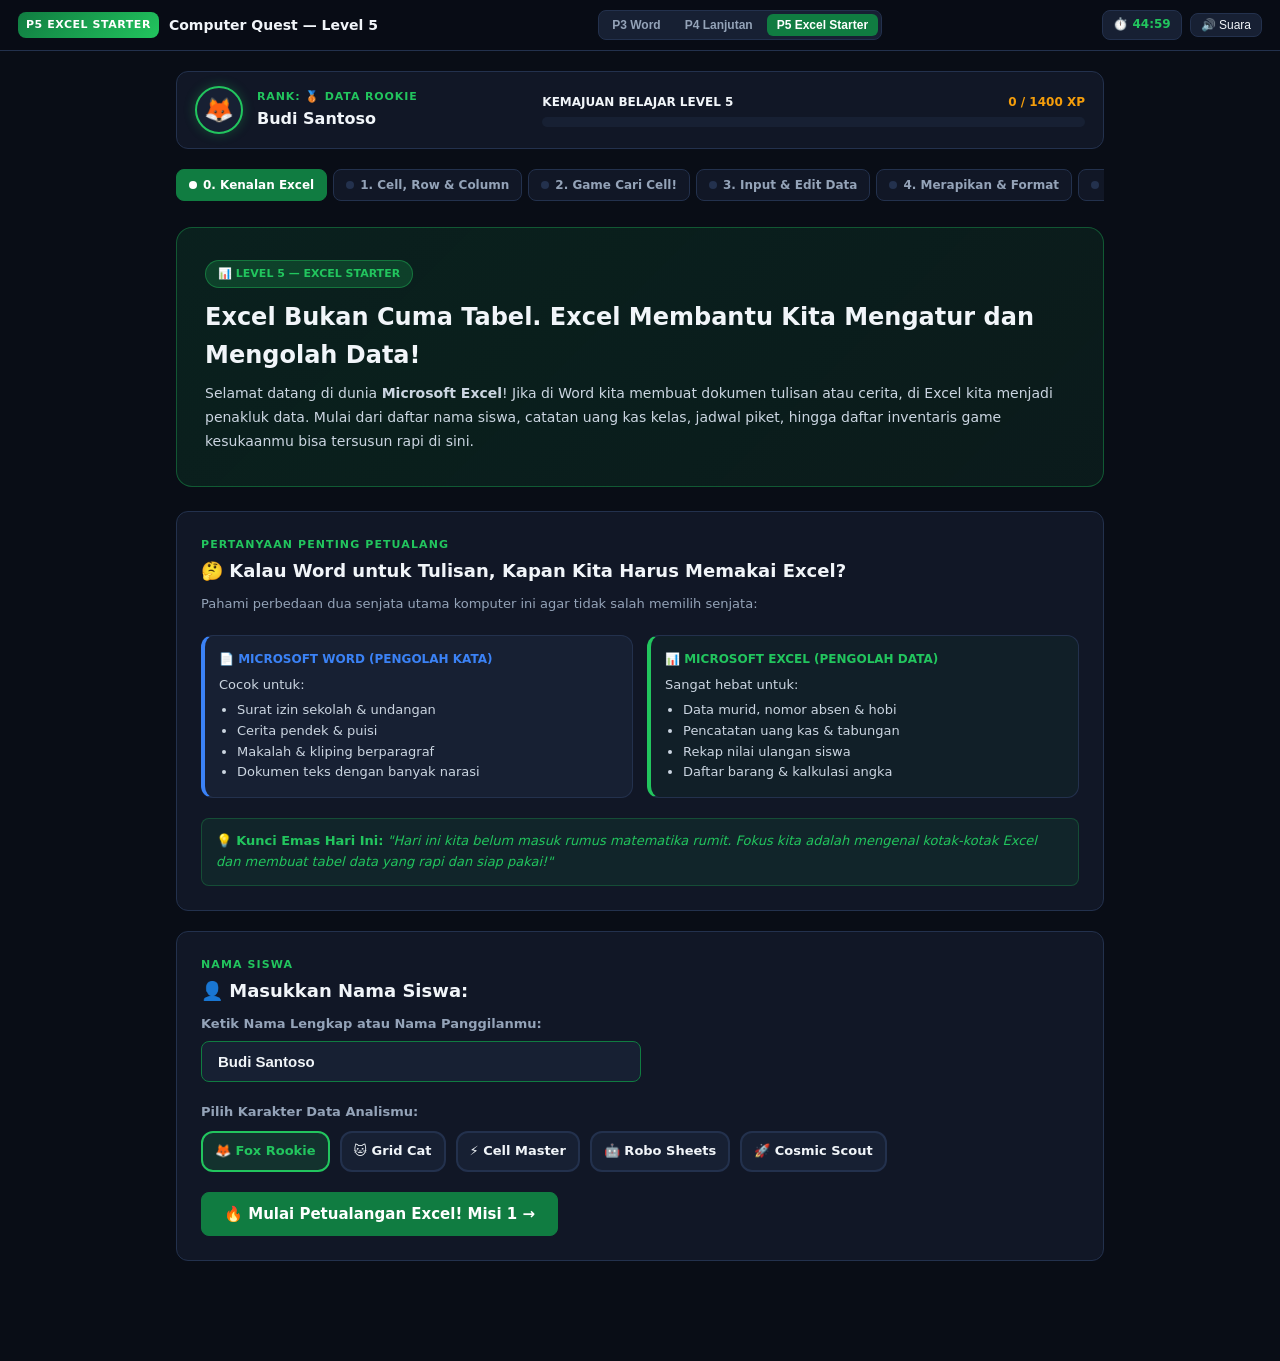
<file: pertemuan5/pertemuan5.html>
<!DOCTYPE html>
<html lang="id">
<head>
<meta charset="UTF-8">
<meta name="viewport" content="width=device-width, initial-scale=1.0">
<title>Computer Quest P5: Excel Starter — Kenalan & Merapikan Data</title>
<meta name="description" content="Modul belajar interaktif Microsoft Excel Dasar untuk siswa: Workbook, Worksheet, Cell, Row, Column, Input data, Resize kolom, Border, Merge cell, dan Game interaktif." />
<style>
:root {
  --bg: #090D16;
  --bg-card: #111726;
  --bg-subtle: #172033;
  --border: #23314D;
  --text: #F1F5F9;
  --text-muted: #94A3B8;
  --excel-green: #107C41;
  --excel-light: #22C55E;
  --excel-accent: #16A34A;
  --cyan: #06B6D4;
  --blue: #3B82F6;
  --purple: #8B5CF6;
  --yellow: #F59E0B;
  --red: #EF4444;
  --radius-sm: 8px;
  --radius-md: 12px;
  --radius-lg: 16px;
  --font: 'Segoe UI', system-ui, -apple-system, sans-serif;
}
* { box-sizing: border-box; margin: 0; padding: 0; }
html { scroll-behavior: smooth; }
body {
  font-family: var(--font); background: var(--bg); color: var(--text);
  min-height: 100vh; line-height: 1.6; font-size: 15px; overflow-x: hidden;
}

/* TOP NAV */
.top-nav {
  position: sticky; top: 0; z-index: 100; background: rgba(9, 13, 22, 0.96);
  backdrop-filter: blur(14px); border-bottom: 1px solid var(--border);
  padding: 10px 18px; display: flex; align-items: center; justify-content: space-between; gap: 10px;
}
.brand { display: flex; align-items: center; gap: 10px; }
.brand-badge {
  background: linear-gradient(135deg, var(--excel-green), var(--excel-light));
  color: #fff; font-size: 11px; font-weight: 800; padding: 4px 8px; border-radius: var(--radius-sm);
  letter-spacing: 0.05em;
}
.brand-title { font-size: 14px; font-weight: 700; color: var(--text); }
.session-switch {
  display: flex; background: var(--bg-subtle); border: 1px solid var(--border);
  border-radius: var(--radius-sm); padding: 3px; gap: 4px;
}
.session-btn {
  padding: 4px 10px; border-radius: 6px; font-size: 12px; font-weight: 700;
  border: none; background: transparent; color: var(--text-muted); cursor: pointer; transition: all 0.2s;
}
.session-btn.active { background: var(--excel-green); color: #fff; }
.nav-actions { display: flex; align-items: center; gap: 8px; }
.timer-chip {
  background: var(--bg-subtle); border: 1px solid var(--border);
  border-radius: var(--radius-sm); padding: 4px 10px; font-size: 12px; font-weight: 700;
  color: var(--excel-light); font-variant-numeric: tabular-nums;
}
.audio-btn {
  background: var(--bg-subtle); border: 1px solid var(--border); border-radius: var(--radius-sm);
  padding: 4px 10px; font-size: 12px; color: var(--text); cursor: pointer;
}

.container { max-width: 960px; margin: 0 auto; padding: 1.25rem 1rem 5rem; }

/* PROFILE & XP */
.profile-card {
  background: var(--bg-card); border: 1px solid var(--border); border-radius: var(--radius-md);
  padding: 14px 18px; margin-bottom: 1.25rem; display: flex; align-items: center; gap: 14px; flex-wrap: wrap;
}
.avatar-display {
  width: 48px; height: 48px; border-radius: 50%; background: var(--bg-subtle);
  border: 2px solid var(--excel-light); display: flex; align-items: center; justify-content: center;
  font-size: 24px; cursor: pointer; box-shadow: 0 0 12px rgba(34, 197, 94, 0.3);
}
.hero-info { flex: 1; min-width: 170px; }
.hero-rank { font-size: 11px; font-weight: 800; color: var(--excel-light); letter-spacing: 0.08em; }
.hero-name { font-size: 16px; font-weight: 800; }
.xp-container { flex: 2; min-width: 220px; }
.xp-meta { display: flex; justify-content: space-between; font-size: 12px; font-weight: 700; margin-bottom: 5px; }
.xp-bar-bg { height: 10px; background: var(--bg-subtle); border-radius: 20px; overflow: hidden; }
.xp-bar-fill {
  height: 100%; width: 0%; background: linear-gradient(90deg, var(--excel-green), var(--excel-light), var(--cyan));
  border-radius: 20px; transition: width 0.6s cubic-bezier(0.34, 1.56, 0.64, 1);
}

/* STAGES NAV */
.stages-nav {
  display: flex; gap: 6px; margin-bottom: 1.25rem; overflow-x: auto; padding-bottom: 6px; scrollbar-width: none;
}
.stages-nav::-webkit-scrollbar { display: none; }
.stage-tab {
  background: var(--bg-card); border: 1px solid var(--border); color: var(--text-muted);
  padding: 8px 12px; border-radius: var(--radius-sm); font-size: 12px; font-weight: 700;
  cursor: pointer; white-space: nowrap; display: flex; align-items: center; gap: 6px; font-family: inherit;
}
.stage-tab:hover { border-color: var(--excel-light); color: var(--text); }
.stage-tab.active { background: var(--excel-green); color: #fff; border-color: var(--excel-green); }
.stage-tab.completed { border-color: var(--excel-light); color: var(--excel-light); }
.badge-dot { width: 8px; height: 8px; border-radius: 50%; background: var(--border); }
.stage-tab.active .badge-dot { background: #fff; }
.stage-tab.completed .badge-dot { background: var(--excel-light); }

.quest-screen { display: none; animation: fadeIn 0.25s ease-out; }
.quest-screen.active { display: block; }
@keyframes fadeIn { from { opacity: 0; transform: translateY(6px); } to { opacity: 1; transform: translateY(0); } }

/* CARDS */
.card {
  background: var(--bg-card); border: 1px solid var(--border);
  border-radius: var(--radius-md); padding: 1.5rem; margin-bottom: 1.25rem;
}
.card-header-badge { font-size: 11px; font-weight: 800; color: var(--excel-light); letter-spacing: 0.1em; margin-bottom: 4px; }
.card-title { font-size: 18px; font-weight: 800; color: var(--text); margin-bottom: 8px; display: flex; align-items: center; gap: 8px; }
.card-desc { font-size: 13px; color: var(--text-muted); margin-bottom: 1.25rem; line-height: 1.6; }

.intro-hero {
  background: linear-gradient(135deg, rgba(16, 124, 65, 0.18) 0%, rgba(34, 197, 94, 0.08) 100%);
  border: 1px solid rgba(34, 197, 94, 0.35); border-radius: var(--radius-lg);
  padding: 2rem 1.75rem; margin-bottom: 1.5rem; position: relative;
}
.hero-tag {
  display: inline-flex; align-items: center; gap: 6px; background: rgba(34, 197, 94, 0.2);
  border: 1px solid rgba(34, 197, 94, 0.4); color: var(--excel-light); font-size: 11px;
  font-weight: 800; padding: 4px 12px; border-radius: 20px; margin-bottom: 10px;
}
.intro-hero h1 { font-size: 24px; font-weight: 900; margin-bottom: 8px; }
.intro-hero p { font-size: 14px; color: #CBD5E1; line-height: 1.7; }

/* COMPARE */
.compare-grid { display: grid; grid-template-columns: 1fr 1fr; gap: 14px; margin-bottom: 1.25rem; }
.compare-box { border-radius: var(--radius-md); padding: 14px; border: 1px solid var(--border); background: var(--bg-subtle); }
.compare-box.word { border-left: 4px solid var(--blue); }
.compare-box.excel { border-left: 4px solid var(--excel-light); background: rgba(16, 124, 65, 0.08); }

/* PILLARS */
.pillars-grid { display: grid; grid-template-columns: repeat(auto-fit, minmax(200px, 1fr)); gap: 12px; margin-bottom: 1.25rem; }
.pillar-card { background: var(--bg-subtle); border: 1px solid var(--border); border-radius: var(--radius-sm); padding: 14px; transition: 0.2s; }
.pillar-card:hover { transform: translateY(-3px); border-color: var(--excel-light); }
.pillar-icon { font-size: 24px; margin-bottom: 6px; }
.pillar-title { font-size: 14px; font-weight: 700; margin-bottom: 4px; color: var(--text); }
.pillar-desc { font-size: 12px; color: var(--text-muted); line-height: 1.5; }

/* AVATAR */
.avatar-grid { display: flex; gap: 10px; flex-wrap: wrap; margin-bottom: 1.25rem; }
.avatar-choice {
  background: var(--bg-subtle); border: 2px solid var(--border); border-radius: var(--radius-md);
  padding: 8px 12px; display: flex; align-items: center; gap: 8px; cursor: pointer; font-size: 13px; font-weight: 700; transition: all 0.15s;
}
.avatar-choice.selected { border-color: var(--excel-light); background: rgba(34, 197, 94, 0.15); color: var(--excel-light); }

/* CHECKLIST */
.checklist { display: flex; flex-direction: column; gap: 10px; }
.check-item {
  background: var(--bg-subtle); border: 1px solid var(--border); border-radius: var(--radius-sm);
  padding: 12px 14px; display: flex; align-items: center; gap: 12px; cursor: pointer; transition: all 0.15s;
}
.check-item:hover { border-color: var(--excel-light); }
.check-item.done { border-color: var(--excel-light); background: rgba(16, 185, 129, 0.08); }
.check-box {
  width: 24px; height: 24px; border-radius: 6px; flex-shrink: 0; border: 2px solid var(--border);
  display: flex; align-items: center; justify-content: center; font-size: 12px; font-weight: 800;
}
.check-item.done .check-box { background: var(--excel-accent); border-color: var(--excel-accent); color: #fff; }
.check-info { flex: 1; }
.check-title { font-size: 13px; font-weight: 700; margin-bottom: 2px; }
.check-desc { font-size: 12px; color: var(--text-muted); line-height: 1.4; }
.check-xp { font-size: 11px; font-weight: 800; color: var(--yellow); flex-shrink: 0; }

/* BUTTONS */
.btn {
  background: var(--bg-subtle); border: 1px solid var(--border); color: var(--text);
  padding: 8px 16px; border-radius: var(--radius-sm); font-size: 13px; font-weight: 700;
  cursor: pointer; display: inline-flex; align-items: center; gap: 6px; transition: all 0.2s; font-family: inherit;
}
.btn:hover { border-color: var(--excel-light); }
.btn-excel { background: var(--excel-green); color: #fff; border-color: var(--excel-green); }
.btn-excel:hover { background: #0E6835; }
.btn-green { background: var(--excel-accent); color: #fff; border-color: var(--excel-accent); }
.btn-yellow { background: var(--yellow); color: #1E1202; border-color: var(--yellow); font-weight: 800; }
.btn-lg { padding: 12px 22px; font-size: 15px; }

.nav-buttons-row { display: flex; justify-content: space-between; align-items: center; margin-top: 1.25rem; gap: 10px; }

/* EXCEL GRID SIMULATOR */
.excel-window {
  background: #fff; color: #1E293B; border-radius: 8px; overflow: hidden;
  box-shadow: 0 6px 20px rgba(0,0,0,0.3); border: 1px solid #CBD5E1; font-family: 'Segoe UI', Tahoma, sans-serif;
}
.excel-header-bar {
  background: #107C41; color: #fff; padding: 6px 12px; font-size: 12px; font-weight: bold;
  display: flex; align-items: center; justify-content: space-between;
}
.excel-formula-bar {
  background: #F1F5F9; border-bottom: 1px solid #CBD5E1; padding: 6px 10px;
  display: flex; align-items: center; gap: 8px; font-size: 12px;
}
.cell-name-box {
  background: #fff; border: 1px solid #94A3B8; padding: 3px 8px; font-weight: bold;
  border-radius: 3px; min-width: 55px; text-align: center; color: #0F172A;
}
.formula-input {
  background: #fff; border: 1px solid #CBD5E1; padding: 3px 8px; flex: 1; border-radius: 3px; font-size: 12px;
}
.excel-table-scroll { overflow-x: auto; max-height: 380px; }
.excel-sheet-table { width: 100%; border-collapse: collapse; font-size: 13px; }
.excel-sheet-table th {
  background: #E2E8F0; color: #475569; font-weight: 600; text-align: center;
  border: 1px solid #CBD5E1; padding: 4px 8px; user-select: none; font-size: 11px;
}
.excel-sheet-table td {
  border: 1px solid #CBD5E1; padding: 6px 10px; min-width: 80px; height: 28px;
  outline: none; color: #1E293B;
}
.excel-sheet-table td.selected {
  border: 2px solid #107C41 !important; background: rgba(16, 124, 65, 0.08); position: relative;
}
.excel-sheet-table td.cell-header-custom {
  background: #581C87; color: #fff; font-weight: bold; text-align: center;
}
.excel-tabs-bar {
  background: #E2E8F0; padding: 4px 10px; display: flex; align-items: center; gap: 8px;
  border-top: 1px solid #CBD5E1; font-size: 11px;
}
.excel-tab-item {
  background: #fff; color: #107C41; font-weight: bold; padding: 3px 12px;
  border-radius: 4px 4px 0 0; border: 1px solid #CBD5E1; border-bottom: none;
}

/* CARI CELL GAME */
.cell-target-chip {
  background: var(--bg-subtle); border: 2px solid var(--excel-light);
  padding: 6px 16px; border-radius: 8px; font-size: 20px; font-weight: 900;
  color: var(--excel-light); display: inline-flex; align-items: center; gap: 8px;
}

/* QUIZ & DETECTIVE */
.quiz-grid { display: grid; grid-template-columns: 1fr 1fr; gap: 10px; margin-top: 1rem; }
.quiz-btn {
  background: var(--bg-subtle); border: 1px solid var(--border); color: var(--text);
  padding: 12px 14px; border-radius: var(--radius-sm); font-size: 13px; font-weight: 600;
  text-align: left; cursor: pointer; transition: 0.15s;
}
.quiz-btn:hover { border-color: var(--excel-light); }
.quiz-btn.correct { background: rgba(16, 185, 129, 0.2); border-color: var(--excel-light); color: var(--excel-light); font-weight: 800; }
.quiz-btn.wrong { background: rgba(239, 68, 68, 0.2); border-color: var(--red); color: var(--red); }
.feedback-box { margin-top: 12px; padding: 12px; border-radius: var(--radius-sm); font-size: 13px; display: none; }
.feedback-box.show { display: block; }
.feedback-box.ok { background: rgba(16, 185, 129, 0.1); border: 1px solid var(--excel-light); color: var(--excel-light); }
.feedback-box.bad { background: rgba(239, 68, 68, 0.1); border: 1px solid var(--red); color: var(--red); }

/* CERTIFICATE */
.cert-card {
  background: radial-gradient(circle at center, #0B291B 0%, #081119 100%);
  border: 3px solid #107C41; border-radius: var(--radius-lg); padding: 2.5rem 1.5rem;
  text-align: center; position: relative; box-shadow: 0 0 30px rgba(16, 124, 65, 0.3);
}
.cert-title { font-size: 22px; font-weight: 900; color: #22C55E; letter-spacing: 0.05em; margin: 8px 0; }
.cert-badge { font-size: 16px; font-weight: 800; color: #fff; margin-bottom: 12px; }

.xp-toast {
  position: fixed; bottom: 24px; right: 24px; background: rgba(16, 124, 65, 0.95);
  color: #fff; font-weight: 800; font-size: 13px; padding: 8px 16px; border-radius: 20px;
  box-shadow: 0 4px 14px rgba(0,0,0,0.3); z-index: 1000; animation: toastIn 0.3s ease-out;
}
@keyframes toastIn { from { transform: translateY(20px); opacity: 0; } to { transform: translateY(0); opacity: 1; } }

#confettiCanvas { position: fixed; inset: 0; pointer-events: none; z-index: 999; }
@media (max-width: 640px) {
  .compare-grid, .quiz-grid { grid-template-columns: 1fr; }
  .profile-card { flex-direction: column; align-items: flex-start; }
}
</style>
</head>
<body>

<canvas id="confettiCanvas"></canvas>

<!-- TOP NAV -->
<nav class="top-nav">
  <div class="brand">
    <span class="brand-badge">P5 EXCEL STARTER</span>
    <div class="brand-title">Computer Quest <span>— Level 5</span></div>
  </div>
  <div class="session-switch">
    <button class="session-btn" onclick="alert('Ini modul Pertemuan 5: Excel Starter! Kamu bisa membuka materi P3 & P4 dari catatan kursus.')">P3 Word</button>
    <button class="session-btn" onclick="alert('Ini modul Pertemuan 5: Excel Starter!')">P4 Lanjutan</button>
    <button class="session-btn active">P5 Excel Starter</button>
  </div>
  <div class="nav-actions">
    <div class="timer-chip" id="timerDisplay">⏱️ 45:00</div>
    <button class="audio-btn" id="audioToggle" onclick="toggleAudio()">🔊 Suara</button>
  </div>
</nav>

<main class="container">

  <!-- PROFILE & XP -->
  <header class="profile-card">
    <div class="avatar-display" id="playerAvatar" onclick="promptChangeName()">🦊</div>
    <div class="hero-info">
      <div class="hero-rank" id="rankBadge">RANK: 🥉 DATA ROOKIE</div>
      <div class="hero-name" id="playerName">Budi Santoso</div>
    </div>
    <div class="xp-container">
      <div class="xp-meta">
        <span>KEMAJUAN BELAJAR LEVEL 5</span>
        <span id="xpText" style="color:var(--yellow)">0 / 1400 XP</span>
      </div>
      <div class="xp-bar-bg">
        <div class="xp-bar-fill" id="xpBarFill"></div>
      </div>
    </div>
  </header>

  <!-- STAGE TABS -->
  <nav class="stages-nav">
    <button class="stage-tab active" onclick="switchStage(0)"><span class="badge-dot"></span>0. Kenalan Excel</button>
    <button class="stage-tab" onclick="switchStage(1)"><span class="badge-dot"></span>1. Cell, Row & Column</button>
    <button class="stage-tab" onclick="switchStage(2)"><span class="badge-dot"></span>2. Game Cari Cell!</button>
    <button class="stage-tab" onclick="switchStage(3)"><span class="badge-dot"></span>3. Input & Edit Data</button>
    <button class="stage-tab" onclick="switchStage(4)"><span class="badge-dot"></span>4. Merapikan & Format</button>
    <button class="stage-tab" onclick="switchStage(5)"><span class="badge-dot"></span>5. Merge Judul</button>
    <button class="stage-tab" onclick="switchStage(6)"><span class="badge-dot"></span>6. Game Excel Shop</button>
    <button class="stage-tab" onclick="switchStage(7)"><span class="badge-dot"></span>7. Mini Project & Tantangan</button>
    <button class="stage-tab" onclick="switchStage(8)"><span class="badge-dot"></span>8. Final Boss & Sertifikat</button>
    <button class="stage-tab" onclick="switchStage(9)"><span class="badge-dot"></span>9. Jurnal Refleksi</button>
  </nav>

  <!-- ═════════════════════════════════════════════
       STAGE 0: KENALAN DENGAN EXCEL
  ═════════════════════════════════════════════ -->
  <section class="quest-screen active" id="stage0">
    <div class="intro-hero">
      <div class="hero-tag">📊 LEVEL 5 — EXCEL STARTER</div>
      <h1>Excel Bukan Cuma Tabel. Excel Membantu Kita Mengatur dan Mengolah Data!</h1>
      <p>
        Selamat datang di dunia <strong>Microsoft Excel</strong>! Jika di Word kita membuat dokumen tulisan atau cerita, di Excel kita menjadi penakluk data. Mulai dari daftar nama siswa, catatan uang kas kelas, jadwal piket, hingga daftar inventaris game kesukaanmu bisa tersusun rapi di sini.
      </p>
    </div>

    <!-- WORD VS EXCEL PERBANDINGAN -->
    <div class="card">
      <div class="card-header-badge">PERTANYAAN PENTING PETUALANG</div>
      <div class="card-title">🤔 Kalau Word untuk Tulisan, Kapan Kita Harus Memakai Excel?</div>
      <div class="card-desc">Pahami perbedaan dua senjata utama komputer ini agar tidak salah memilih senjata:</div>

      <div class="compare-grid">
        <div class="compare-box word">
          <div style="color:var(--blue);font-weight:800;font-size:12px;margin-bottom:6px;">📄 MICROSOFT WORD (PENGOLAH KATA)</div>
          <div style="font-size:13px;color:#CBD5E1;line-height:1.6;">
            Cocok untuk:
            <ul style="margin-left:18px;margin-top:4px;">
              <li>Surat izin sekolah & undangan</li>
              <li>Cerita pendek & puisi</li>
              <li>Makalah & kliping berparagraf</li>
              <li>Dokumen teks dengan banyak narasi</li>
            </ul>
          </div>
        </div>

        <div class="compare-box excel">
          <div style="color:var(--excel-light);font-weight:800;font-size:12px;margin-bottom:6px;">📊 MICROSOFT EXCEL (PENGOLAH DATA)</div>
          <div style="font-size:13px;color:#CBD5E1;line-height:1.6;">
            Sangat hebat untuk:
            <ul style="margin-left:18px;margin-top:4px;">
              <li>Data murid, nomor absen & hobi</li>
              <li>Pencatatan uang kas & tabungan</li>
              <li>Rekap nilai ulangan siswa</li>
              <li>Daftar barang & kalkulasi angka</li>
            </ul>
          </div>
        </div>
      </div>

      <div style="background:rgba(34,197,94,0.08);border:1px solid rgba(34,197,94,0.25);border-radius:var(--radius-sm);padding:12px 14px;font-size:13px;color:var(--excel-light);">
        💡 <strong>Kunci Emas Hari Ini:</strong> <i>"Hari ini kita belum masuk rumus matematika rumit. Fokus kita adalah mengenal kotak-kotak Excel dan membuat tabel data yang rapi dan siap pakai!"</i>
      </div>
    </div>

    <!-- NAMA SISWA INPUT -->
    <div class="card">
      <div class="card-header-badge">NAMA SISWA</div>
      <div class="card-title">👤 Masukkan Nama Siswa:</div>
      <div style="margin-bottom:1.25rem;">
        <label style="font-size:13px;font-weight:700;color:var(--text-muted);display:block;margin-bottom:6px;">Ketik Nama Lengkap atau Nama Panggilanmu:</label>
        <input type="text" id="studentNameInput" placeholder="Contoh: Budi Santoso" value="Budi Santoso" oninput="updateStudentName(this.value)" style="width:100%;max-width:440px;padding:11px 16px;border-radius:var(--radius-sm);border:1px solid var(--excel-green);background:var(--bg-subtle);color:var(--text);font-size:15px;font-weight:700;outline:none;">
      </div>
      <div style="font-size:13px;font-weight:700;color:var(--text-muted);margin-bottom:8px;">Pilih Karakter Data Analismu:</div>
      <div class="avatar-grid" id="avatarPicker">
        <div class="avatar-choice selected" onclick="chooseAvatar('🦊', 'Fox Data Rookie')">🦊 Fox Rookie</div>
        <div class="avatar-choice" onclick="chooseAvatar('🐱', 'Grid Cat')">🐱 Grid Cat</div>
        <div class="avatar-choice" onclick="chooseAvatar('⚡', 'Cell Master')">⚡ Cell Master</div>
        <div class="avatar-choice" onclick="chooseAvatar('🤖', 'Robo Sheets')">🤖 Robo Sheets</div>
        <div class="avatar-choice" onclick="chooseAvatar('🚀', 'Cosmic Scout')">🚀 Cosmic Scout</div>
      </div>
      <button class="btn btn-excel btn-lg" onclick="startAdventure()">🔥 Mulai Petualangan Excel! Misi 1 →</button>
    </div>
  </section>

  <!-- ═════════════════════════════════════════════
       STAGE 1: ANATOMI WORKBOOK, SHEET, CELL, ROW, COLUMN
  ═════════════════════════════════════════════ -->
  <section class="quest-screen" id="stage1">
    <div class="card">
      <div class="card-header-badge">ANATOMI KOTAK-KOTAK EXCEL</div>
      <div class="card-title">🧩 Kenalan Langsung dengan 5 Bagian Utama Excel:</div>
      <div class="card-desc">Jangan dihafal secara rumit, kenali lewat fungsi nyatanya:</div>

      <div class="pillars-grid">
        <div class="pillar-card">
          <div class="pillar-icon">📁</div>
          <div class="pillar-title">1. Workbook (Buku)</div>
          <div class="pillar-desc">Satu file Excel utuh yang kamu simpan (misalnya <code>Data_Siswa.xlsx</code>).</div>
        </div>
        <div class="pillar-card">
          <div class="pillar-icon">📑</div>
          <div class="pillar-title">2. Worksheet (Lembar)</div>
          <div class="pillar-desc">Lembaran kertas berpetak di dalam Workbook (Sheet1, Sheet2 di tab bawah).</div>
        </div>
        <div class="pillar-card">
          <div class="pillar-icon">⬇️</div>
          <div class="pillar-title">3. Column (Kolom Huruf)</div>
          <div class="pillar-desc">Kotak-kotak yang berbaris menurun ke bawah, diberi nama <b>A, B, C, D...</b></div>
        </div>
        <div class="pillar-card">
          <div class="pillar-icon">➡️</div>
          <div class="pillar-title">4. Row (Baris Angka)</div>
          <div class="pillar-desc">Kotak-kotak yang berbaris mendatar ke samping, diberi nomor <b>1, 2, 3, 4...</b></div>
        </div>
      </div>

      <div style="background:var(--bg-subtle);border:1px solid var(--border);border-radius:var(--radius-sm);padding:14px;margin-top:12px;">
        <div style="font-weight:800;color:var(--excel-light);font-size:16px;margin-bottom:6px;">🎯 Apa itu Cell? Pertemuan Kolom + Baris!</div>
        <p style="font-size:13px;color:#CBD5E1;line-height:1.7;">
          Jika kamu mengeklik kotak di bawah kolom <strong>B</strong> dan sejajar baris <strong>3</strong>, kotak itu bernama <strong>Cell B3</strong>! Huruf kolom selalu disebut lebih dulu, baru disusul angka baris.
        </p>
      </div>
    </div>

    <!-- MISI PRAKTEK PERTAMA -->
    <div class="card">
      <div class="card-header-badge">MISI AWAL DI LAPTOP SISWA</div>
      <div class="card-title">🖥️ Buka Excel di Komputermu & Buktikan:</div>
      <div class="checklist" id="bootExcelList"></div>
    </div>

    <div class="nav-buttons-row">
      <button class="btn" onclick="switchStage(0)">← Kenalan Excel</button>
      <button class="btn btn-excel" onclick="switchStage(2)">Masuk ke Game Cari Cell! →</button>
    </div>
  </section>

  <!-- ═════════════════════════════════════════════
       STAGE 2: GAME INTERAKTIF "CARI CELL!"
  ═════════════════════════════════════════════ -->
  <section class="quest-screen" id="stage2">
    <div class="card">
      <div class="card-header-badge">MINI GAME REFLEKS KOTAK</div>
      <div class="card-title">🎮 Game Interaktif: "Cari Cell!"</div>
      <div class="card-desc">
        Klik kotak cell di dalam simulasi Excel di bawah ini yang tepat sesuai instruksi radar. Latih matamu agar cepat membaca koordinat cell!
      </div>

      <!-- GAME RADAR CONTROLLER -->
      <div style="display:flex;align-items:center;justify-content:space-between;flex-wrap:wrap;gap:12px;background:var(--bg-subtle);padding:12px 18px;border-radius:8px;border:1px solid var(--border);margin-bottom:14px;">
        <div>
          <span style="font-size:12px;color:var(--text-muted);display:block;">TARGET KOTAK BERIKUTNYA:</span>
          <div class="cell-target-chip" id="targetCellDisplay">🎯 KLIK CELL: B3</div>
        </div>
        <div>
          <span style="font-size:12px;color:var(--text-muted);display:block;">SKOR KETEPATAN:</span>
          <div style="font-size:20px;font-weight:900;color:var(--yellow);" id="cellGameScore">0 / 5 Berhasil</div>
        </div>
        <button class="btn btn-yellow" onclick="resetCellGame()">🔄 Acak Ulang Target</button>
      </div>

      <!-- EXCEL SIMULATOR GRID FOR GAME -->
      <div class="excel-window">
        <div class="excel-header-bar">
          <span>📗 Latihan1.xlsx — Excel Grid Simulator</span>
          <span>_ 🗖 ✕</span>
        </div>
        <div class="excel-formula-bar">
          <div class="cell-name-box" id="nameBoxCurrent">A1</div>
          <span style="color:#64748B;font-weight:bold;">fx</span>
          <input type="text" class="formula-input" id="formulaInputCurrent" placeholder="Isi sel akan tampil di sini..." readonly>
        </div>
        <div class="excel-table-scroll">
          <table class="excel-sheet-table" id="gameGridTable">
            <!-- Rendered by JS: 5 columns (A-E) x 8 rows (1-8) -->
          </table>
        </div>
        <div class="excel-tabs-bar">
          <div class="excel-tab-item">Sheet1</div>
          <span style="color:#64748B;">+ Ready</span>
        </div>
      </div>

      <div id="cellGameFeedback" style="margin-top:12px;padding:12px;border-radius:6px;font-size:13px;display:none;"></div>
    </div>

    <div class="nav-buttons-row">
      <button class="btn" onclick="switchStage(1)">← Anatomi Cell</button>
      <button class="btn btn-excel" onclick="switchStage(3)">Lanjut ke Input & Edit Data →</button>
    </div>
  </section>

  <!-- ═════════════════════════════════════════════
       STAGE 3: INPUT & EDIT DATA
  ═════════════════════════════════════════════ -->
  <section class="quest-screen" id="stage3">
    <div class="card">
      <div class="card-header-badge">JURUS JARI PENGOLAH DATA</div>
      <div class="card-title">📝 Memasukkan & Mengedit Data Tanpa Panik</div>
      <div class="card-desc">
        Di Excel, kamu tidak perlu menyeret mouse terus menerus. Pelajari ritme alami: <strong>Klik Cell ➔ Ketik ➔ Tekan ENTER</strong> (otomatis turun ke sel bawahnya).
      </div>
      <div class="checklist" id="inputMissionList"></div>
    </div>

    <!-- PANDUAN CARA EDIT JIKA SALAH KETIK -->
    <div class="card" style="background:rgba(59,130,246,0.06);border-color:rgba(59,130,246,0.25);">
      <div class="card-header-badge" style="color:var(--blue)">TIPS PENTING JIKA SALAH KETIK</div>
      <div class="card-title">⌨️ 2 Cara Mengubah Tulisan di Dalam Cell:</div>
      <div style="display:grid;grid-template-columns:repeat(auto-fit,minmax(210px,1fr));gap:12px;margin-top:8px;">
        <div style="background:var(--bg-subtle);padding:12px;border-radius:6px;border:1px solid var(--border);">
          <strong style="color:var(--cyan)">1. Double Click (Klik 2x di Sel):</strong>
          <p style="font-size:12px;color:var(--text-muted);margin-top:4px;">Kursor kedip akan muncul di dalam teks, kamu bisa mengganti huruf yang salah tanpa menghapus semuanya.</p>
        </div>
        <div style="background:var(--bg-subtle);padding:12px;border-radius:6px;border:1px solid var(--border);">
          <strong style="color:var(--yellow)">2. Tekan Tombol [F2] di Keyboard:</strong>
          <p style="font-size:12px;color:var(--text-muted);margin-top:4px;">Tombol sakti profesional untuk langsung masuk ke mode edit cell tanpa menyentuh mouse!</p>
        </div>
        <div style="background:var(--bg-subtle);padding:12px;border-radius:6px;border:1px solid var(--border);">
          <strong style="color:var(--red)">3. Tombol [Delete]:</strong>
          <p style="font-size:12px;color:var(--text-muted);margin-top:4px;">Cukup klik sel 1 kali lalu tekan tombol Delete di keyboard untuk mengosongkan isi sel seketika.</p>
        </div>
      </div>
    </div>

    <div class="nav-buttons-row">
      <button class="btn" onclick="switchStage(2)">← Game Cari Cell</button>
      <button class="btn btn-excel" onclick="switchStage(4)">Lanjut ke Merapikan Tabel →</button>
    </div>
  </section>

  <!-- ═════════════════════════════════════════════
       STAGE 4: MERAPIKAN DATA (RESIZE, BORDER & WARNA)
  ═════════════════════════════════════════════ -->
  <section class="quest-screen" id="stage4">
    <div class="card">
      <div class="card-header-badge">JURUS RAPI MAKSIMAL</div>
      <div class="card-title">📐 Merapikan Data: Kolom Lebar, Border & 1 Tema Warna</div>
      <div class="card-desc">
        Setelah data diketik, seringkali nama orang terpotong karena kolomnya terlalu sempit. Lakukan 4 langkah perawatan tabel ini:
      </div>

      <div class="checklist" id="tidyMissionList"></div>
    </div>

    <!-- PRINSIP DESAIN: RAPI BUKAN BERARTI BANYAK WARNA -->
    <div class="card">
      <div class="card-header-badge">PRINSIP EMAS DESAIN EXCEL</div>
      <div class="card-title">🎨 "Rapi Bukan Berarti Pelangi Banyak Warna!"</div>
      <div class="card-desc">Pilih 1 warna utama untuk Header tabel (misalnya Ungu Tua atau Hijau Excel), dan biarkan sel data tetap putih bersih:</div>

      <div class="compare-grid">
        <div class="compare-box" style="border-left:4px solid var(--red);">
          <div style="color:var(--red);font-weight:bold;font-size:12px;margin-bottom:6px;">❌ TERLALU BANYAK WARNA (PUSING DIBACA)</div>
          <table style="width:100%;border-collapse:collapse;font-size:11px;text-align:center;">
            <tr><th style="background:#EF4444;color:#fff;padding:3px;">No</th><th style="background:#F59E0B;color:#000;padding:3px;">Nama</th><th style="background:#10B981;color:#fff;padding:3px;">Kelas</th></tr>
            <tr><td style="background:#3B82F6;color:#fff;padding:3px;">1</td><td style="background:#EC4899;color:#fff;padding:3px;">Andi</td><td style="background:#8B5CF6;color:#fff;padding:3px;">7A</td></tr>
          </table>
          <div style="font-size:10px;color:var(--text-muted);margin-top:6px;">Mata cepat lelah dan terkesan tidak profesional.</div>
        </div>

        <div class="compare-box" style="border-left:4px solid var(--excel-light);background:rgba(34,197,94,0.05);">
          <div style="color:var(--excel-light);font-weight:bold;font-size:12px;margin-bottom:6px;">✅ ELEGAN & RAPI (1 TEMA WARNA HEADER)</div>
          <table style="width:100%;border-collapse:collapse;font-size:11px;text-align:left;border:1px solid #CBD5E1;">
            <tr style="background:#581C87;color:#fff;">
              <th style="padding:4px 6px;border:1px solid #7E22CE;text-align:center;">No</th>
              <th style="padding:4px 6px;border:1px solid #7E22CE;">Nama Siswa</th>
              <th style="padding:4px 6px;border:1px solid #7E22CE;text-align:center;">Kelas</th>
            </tr>
            <tr style="background:#fff;color:#111;"><td style="padding:3px 6px;border:1px solid #E2E8F0;text-align:center;">1</td><td style="padding:3px 6px;border:1px solid #E2E8F0;">Andi Pratama</td><td style="padding:3px 6px;border:1px solid #E2E8F0;text-align:center;">7A</td></tr>
            <tr style="background:#F8FAFC;color:#111;"><td style="padding:3px 6px;border:1px solid #E2E8F0;text-align:center;">2</td><td style="padding:3px 6px;border:1px solid #E2E8F0;">Budi Santoso</td><td style="padding:3px 6px;border:1px solid #E2E8F0;text-align:center;">7A</td></tr>
          </table>
          <div style="font-size:10px;color:var(--excel-light);margin-top:6px;font-weight:bold;">✓ Sangat bersih, jelas dibaca, dan siap dicetak!</div>
        </div>
      </div>
    </div>

    <div class="nav-buttons-row">
      <button class="btn" onclick="switchStage(3)">← Input Data</button>
      <button class="btn btn-excel" onclick="switchStage(5)">Lanjut ke Merge Judul →</button>
    </div>
  </section>

  <!-- ═════════════════════════════════════════════
       STAGE 5: MERGE CELL (GABUNG KOTAK JUDUL)
  ═════════════════════════════════════════════ -->
  <section class="quest-screen" id="stage5">
    <div class="card">
      <div class="card-header-badge">JURUS GABUNG KOTAK</div>
      <div class="card-title">🔗 Merge & Center: Membuat Judul Megah di Atas Tabel</div>
      <div class="card-desc">
        Di Excel, judul tabel tidak bisa hanya ditaruh di cell A1 karena akan berat sebelah. Kita menggabungkan sel <strong>A1 sampai D1</strong> menjadi satu ruangan besar menggunakan tombol <strong>Merge & Center</strong>!
      </div>

      <!-- MERGE VISUAL DEMO -->
      <div style="background:#fff;color:#111;padding:16px;border-radius:8px;margin-bottom:14px;">
        <div style="font-size:11px;font-weight:bold;color:#64748B;margin-bottom:6px;">HASIL MERGE A1:D1:</div>
        <table style="width:100%;border-collapse:collapse;font-size:12px;text-align:center;">
          <tr style="background:#EDE9FE;color:#5B21B6;font-weight:bold;font-size:14px;">
            <td colspan="4" style="padding:10px;border:2px solid #7C3AED;letter-spacing:1px;">
              DATA SISWA KELAS 7A (Merged A1:D1)
            </td>
          </tr>
          <tr style="background:#581C87;color:#fff;font-weight:bold;">
            <th style="padding:6px;border:1px solid #7E22CE;width:40px;">No</th>
            <th style="padding:6px;border:1px solid #7E22CE;">Nama</th>
            <th style="padding:6px;border:1px solid #7E22CE;width:60px;">Kelas</th>
            <th style="padding:6px;border:1px solid #7E22CE;">Hobi</th>
          </tr>
          <tr style="background:#fff;"><td style="padding:5px;border:1px solid #CBD5E1;">1</td><td style="padding:5px;border:1px solid #CBD5E1;text-align:left;">Andi</td><td style="padding:5px;border:1px solid #CBD5E1;">7A</td><td style="padding:5px;border:1px solid #CBD5E1;">Gaming</td></tr>
          <tr style="background:#F8FAFC;"><td style="padding:5px;border:1px solid #CBD5E1;">2</td><td style="padding:5px;border:1px solid #CBD5E1;text-align:left;">Budi</td><td style="padding:5px;border:1px solid #CBD5E1;">7A</td><td style="padding:5px;border:1px solid #CBD5E1;">Futsal</td></tr>
        </table>
      </div>

      <div class="checklist" id="mergeMissionList"></div>
    </div>

    <div class="nav-buttons-row">
      <button class="btn" onclick="switchStage(4)">← Merapikan Tabel</button>
      <button class="btn btn-excel" onclick="switchStage(6)">Main Game Excel Shop →</button>
    </div>
  </section>

  <!-- ═════════════════════════════════════════════
       STAGE 6: GAME / AKTIVITAS "EXCEL SHOP — DATA ORDER"
  ═════════════════════════════════════════════ -->
  <section class="quest-screen" id="stage6">
    <div class="card">
      <div class="card-header-badge">GAME SIMULASI PROFESI</div>
      <div class="card-title">🏪 Excel Shop: Bantu 3 Pelanggan Merapikan Data Toko!</div>
      <div class="card-desc">
        Pelanggan datang membawa data yang berantakan. Pilih tindakan pembenahan yang tepat untuk menyelesaikan pesanan mereka:
      </div>

      <div style="background:#08101C;border:1px solid var(--border);border-radius:var(--radius-md);padding:1.5rem;" id="shopGameContainer">
        <div style="display:flex;justify-content:space-between;align-items:center;margin-bottom:10px;">
          <span style="font-size:12px;font-weight:800;color:var(--yellow);" id="shopOrderNumber">PESANAN PELANGGAN 1 DARI 3</span>
          <span style="font-size:12px;color:var(--excel-light);" id="shopCustomerName">👤 Customer: Bu Guru Ratna</span>
        </div>
        <div style="background:#1E293B;padding:12px 16px;border-radius:6px;border-left:4px solid var(--yellow);margin-bottom:12px;" id="shopDialogBox">
          "Halo nak! Saya baru saja mengetik daftar nama 20 siswa, tapi tulisan nama mereka kepotong dan cuma kelihatan setengah hurufnya. Apa yang harus saya lakukan?"
        </div>
        <div style="font-size:14px;font-weight:700;color:var(--cyan);margin-bottom:10px;" id="shopQuestion">
          Pilih saran tindakan terbaik untuk Bu Ratna:
        </div>
        <div class="quiz-grid" id="shopOptions"></div>
        <div class="feedback-box" id="shopFeedback"></div>
      </div>
    </div>

    <div class="nav-buttons-row">
      <button class="btn" onclick="switchStage(5)">← Merge Judul</button>
      <button class="btn btn-excel" onclick="switchStage(7)">Lanjut ke Mini Project Siswa →</button>
    </div>
  </section>

  <!-- ═════════════════════════════════════════════
       STAGE 7: MINI PROJECT & CHALLENGE KREATIF
  ═════════════════════════════════════════════ -->
  <section class="quest-screen" id="stage7">
    <div class="card">
      <div class="card-header-badge">PROYEK UTAMA SISWA</div>
      <div class="card-title">🎯 Mini Project: Buat "Data Siswa Kelas 7A" di Excel Asli!</div>
      <div class="card-desc">
        Kamu diminta oleh wali kelas membuat daftar data siswa resmi. Buka Microsoft Excel di laptopmu dan buat persis seperti instruksi:
      </div>

      <!-- TARGET TABEL PROJECT -->
      <div style="background:#fff;color:#111;padding:18px;border-radius:8px;margin-bottom:1.25rem;">
        <div style="text-align:center;font-weight:900;font-size:16px;color:#581C87;padding:8px;background:#EDE9FE;border:1px solid #7C3AED;border-bottom:none;">
          DAFTAR DATA SISWA KELAS 7A
        </div>
        <table style="width:100%;border-collapse:collapse;font-size:13px;text-align:left;">
          <tr style="background:#581C87;color:#fff;font-weight:bold;text-align:center;">
            <th style="padding:6px;border:1px solid #4A044E;width:40px;">No</th>
            <th style="padding:6px;border:1px solid #4A044E;">Nama Siswa</th>
            <th style="padding:6px;border:1px solid #4A044E;width:70px;">Kelas</th>
            <th style="padding:6px;border:1px solid #4A044E;">Hobi Favorit</th>
          </tr>
          <tr><td style="padding:6px;border:1px solid #CBD5E1;text-align:center;">1</td><td style="padding:6px;border:1px solid #CBD5E1;">Andi Pratama</td><td style="padding:6px;border:1px solid #CBD5E1;text-align:center;">7A</td><td style="padding:6px;border:1px solid #CBD5E1;">Gaming & Coding</td></tr>
          <tr style="background:#F8FAFC;"><td style="padding:6px;border:1px solid #CBD5E1;text-align:center;">2</td><td style="padding:6px;border:1px solid #CBD5E1;">Budi Santoso</td><td style="padding:6px;border:1px solid #CBD5E1;text-align:center;">7A</td><td style="padding:6px;border:1px solid #CBD5E1;">Futsal</td></tr>
          <tr><td style="padding:6px;border:1px solid #CBD5E1;text-align:center;">3</td><td style="padding:6px;border:1px solid #CBD5E1;">Citra Kirana</td><td style="padding:6px;border:1px solid #CBD5E1;text-align:center;">7A</td><td style="padding:6px;border:1px solid #CBD5E1;">Membaca Sains</td></tr>
          <tr style="background:#F8FAFC;"><td style="padding:6px;border:1px solid #CBD5E1;text-align:center;">4</td><td style="padding:6px;border:1px solid #CBD5E1;">Dinda Permata</td><td style="padding:6px;border:1px solid #CBD5E1;text-align:center;">7A</td><td style="padding:6px;border:1px solid #CBD5E1;">Menggambar Digital</td></tr>
          <tr><td style="padding:6px;border:1px solid #CBD5E1;text-align:center;">5</td><td style="padding:6px;border:1px solid #CBD5E1;">[Namamu Sendiri]</td><td style="padding:6px;border:1px solid #CBD5E1;text-align:center;">7A</td><td style="padding:6px;border:1px solid #CBD5E1;">[Hobimu]</td></tr>
        </table>
      </div>

      <div class="checklist" id="projectChecklist"></div>
    </div>

    <!-- 4 TANTANGAN MINI EKSTRA (CHALLENGES) -->
    <div class="card" style="background:rgba(245,158,11,0.06);border-color:rgba(245,158,11,0.25);">
      <div class="card-header-badge" style="color:var(--yellow)">TANTANGAN EKSTRA PETUALANG TANGGUH</div>
      <div class="card-title">🔥 3 Mini Challenge untuk Nilai Plus:</div>
      <div style="display:flex;flex-direction:column;gap:8px;font-size:13px;margin-top:8px;">
        <div style="background:var(--bg-subtle);padding:10px 14px;border-radius:6px;border:1px solid var(--border);">
          <b>⚡ Challenge 1:</b> Tambahkan 1 baris siswa baru nomor 6 di bawahnya!
        </div>
        <div style="background:var(--bg-subtle);padding:10px 14px;border-radius:6px;border:1px solid var(--border);">
          <b>🎨 Challenge 2:</b> Coba ganti warna background Header tabel menjadi Hijau Excel atau Biru Laut.
        </div>
        <div style="background:var(--bg-subtle);padding:10px 14px;border-radius:6px;border:1px solid var(--border);">
          <b>➕ Challenge 3:</b> Sisipkan 1 kolom baru bernama <b>"Makanan Favorit"</b> di sebelah kanan Hobi!
        </div>
      </div>
    </div>

    <div class="nav-buttons-row">
      <button class="btn" onclick="switchStage(6)">← Excel Shop</button>
      <button class="btn btn-excel" onclick="switchStage(8)">Tantang Final Boss Level 5 →</button>
    </div>
  </section>

  <!-- ═════════════════════════════════════════════
       STAGE 8: FINAL BOSS & SERTIFIKAT LEVEL 5
  ═════════════════════════════════════════════ -->
  <section class="quest-screen" id="stage8">
    <div class="card">
      <div class="card-header-badge" style="color:var(--yellow)">UJIAN KELULUSAN MANDIRI LEVEL 5</div>
      <div class="card-title">🏆 Final Boss Checkpoint: Buktikan Kemandirian 100%!</div>
      <div class="card-desc">
        Sekarang laptop sepenuhnya kamu yang pegang. Kerjakan 5 instruksi ini tanpa bantuan siapa pun, lalu centang di layar saat berhasil:
      </div>

      <div class="checklist" id="finalBossList"></div>

      <div style="text-align:center;margin-top:1.5rem;">
        <button class="btn btn-yellow btn-lg" id="claimBadgeBtn" style="display:none;" onclick="triggerVictory()">
          👑 Klaim Gelar: MASTER EXCEL STARTER & DATA ROOKIE!
        </button>
      </div>
    </div>

    <!-- CERTIFICATE LEVEL 5 -->
    <div id="victoryBlock" style="display:none;margin-top:1.5rem;">
      <div class="cert-card">
        <div style="font-size:36px;margin-bottom:6px;">📊 📜 🏆</div>
        <div class="hero-tag" style="background:rgba(34,197,94,0.2);color:var(--excel-light);border-color:var(--excel-light);">LEVEL 5 RESMI LULUS</div>
        <div class="cert-title">SERTIFIKAT KELULUSAN EXCEL STARTER</div>
        <div class="cert-badge" id="certPlayerLabel">Dianugerahkan kepada: Budi Santoso 🦊</div>
        <p style="font-size:14px;color:#E2E8F0;max-width:620px;margin:0 auto 16px;line-height:1.7;">
          Telah berhasil menuntaskan pelatihan dasar pengolahan data Microsoft Excel: menguasai struktur Workbook & Worksheet, koordinat Cell, Row, Column, penataan lebar kolom, border tabel presisi, dan teknik penggabungan judul Merge & Center!
        </p>
        <div style="display:flex;gap:8px;justify-content:center;flex-wrap:wrap;margin-bottom:1.5rem;">
          <span style="background:rgba(16,185,129,0.15);border:1px solid var(--excel-light);color:var(--excel-light);padding:4px 12px;border-radius:20px;font-size:12px;font-weight:700;">✓ Cell, Row & Column</span>
          <span style="background:rgba(16,185,129,0.15);border:1px solid var(--excel-light);color:var(--excel-light);padding:4px 12px;border-radius:20px;font-size:12px;font-weight:700;">✓ Input & Edit Data</span>
          <span style="background:rgba(16,185,129,0.15);border:1px solid var(--excel-light);color:var(--excel-light);padding:4px 12px;border-radius:20px;font-size:12px;font-weight:700;">✓ All Borders & Shading</span>
          <span style="background:rgba(16,185,129,0.15);border:1px solid var(--excel-light);color:var(--excel-light);padding:4px 12px;border-radius:20px;font-size:12px;font-weight:700;">✓ Merge & Center</span>
        </div>
        <button class="btn btn-green" onclick="window.print()">🖨️ Cetak / Simpan Sertifikat Level 5 (PDF)</button>
      </div>
    </div>

    <div class="nav-buttons-row">
      <button class="btn" onclick="switchStage(7)">← Mini Project</button>
      <button class="btn btn-excel" onclick="switchStage(9)">Jurnal Refleksi & Misi Rumah →</button>
    </div>
  </section>

  <!-- ═════════════════════════════════════════════
       STAGE 9: JURNAL REFLEKSI & HOME QUEST
  ═════════════════════════════════════════════ -->
  <section class="quest-screen" id="stage9">
    <div class="card">
      <div class="card-header-badge">JURNAL REFLEKSI LEVEL 5</div>
      <div class="card-title">💭 Jurnal Pengalaman: Kesan Pertama Bertemu Excel!</div>
      <div class="card-desc">Tuliskan pemikiranmu agar apa yang kamu pelajari semakin menempel kuat:</div>

      <div style="display:flex;flex-direction:column;gap:12px;margin-bottom:1.25rem;">
        <div>
          <label style="font-size:13px;font-weight:700;display:block;margin-bottom:4px;">1. Menurutmu, apa perbedaan paling seru antara mengetik di Word vs mengetik di Excel?</label>
          <input type="text" id="jnlInput1" placeholder="Contoh: Di Excel langsung ada kotak-kotak sel, lebih gampang bikin daftar..." style="width:100%;padding:10px 14px;border-radius:var(--radius-sm);border:1px solid var(--border);background:var(--bg-subtle);color:var(--text);font-family:inherit;">
        </div>
        <div>
          <label style="font-size:13px;font-weight:700;display:block;margin-bottom:4px;">2. Data apa di kehidupanmu yang paling ingin kamu catat di tabel Excel?</label>
          <input type="text" id="jnlInput2" placeholder="Contoh: Tabungan uang saku, daftar game yang sudah ditamatkan, koleksi buku..." style="width:100%;padding:10px 14px;border-radius:var(--radius-sm);border:1px solid var(--border);background:var(--bg-subtle);color:var(--text);font-family:inherit;">
        </div>
        <div>
          <label style="font-size:13px;font-weight:700;display:block;margin-bottom:4px;">3. Nilai rasa percaya dirimu menggunakan Excel sekarang: (1 - 5)</label>
          <div style="display:flex;align-items:center;gap:14px;margin-top:6px;">
            <span>😟 1</span>
            <input type="range" id="jnlConfidence" min="1" max="5" value="5" oninput="document.getElementById('jnlConfEmoji').textContent = ['','😟','😐','🙂','😎','👑'][this.value]" style="flex:1;">
            <span>5 👑</span>
            <span id="jnlConfEmoji" style="font-size:24px;">👑</span>
          </div>
        </div>
      </div>

      <button class="btn btn-green" onclick="saveJournal()">💾 Simpan Jurnal Refleksi (+75 XP)</button>
      <div id="journalSavedFeedback" style="display:none;background:rgba(34,197,94,0.1);border:1px solid var(--excel-light);color:var(--excel-light);padding:12px;border-radius:var(--radius-sm);margin-top:12px;font-size:13px;">
        ✨ Jurnal refleksi berhasil disimpan! Kamu resmi melangkah menjadi calon ahli data.
      </div>
    </div>

    <!-- HOME QUEST P5 -->
    <div class="card">
      <div class="card-header-badge">MISI RUMAH SANTAI LEVEL 5</div>
      <div class="card-title">🏠 Home Quest: "Data Teman" (data_teman.xlsx)</div>
      <div class="card-desc">Cukup luangkan 10–15 menit di rumah untuk mengulang keahlianmu:</div>

      <div class="checklist">
        <div class="check-item">
          <div class="check-box">1</div>
          <div class="check-info">
            <div class="check-title">Buat File Baru di Komputer Rumah: "data_teman.xlsx"</div>
            <div class="check-desc">Buat tabel berisi minimal 5 nama temanmu dengan kolom: <b>No, Nama, Kelas, Hobi, Makanan Favorit</b>.</div>
          </div>
        </div>
        <div class="check-item">
          <div class="check-box">2</div>
          <div class="check-info">
            <div class="check-title">Hias Judul dengan Merge & Center + Warna Header</div>
            <div class="check-desc">Beri border pada tabel, lebarkan kolom nama agar tidak kepotong, dan beri warna header favoritmu!</div>
          </div>
        </div>
        <div class="check-item">
          <div class="check-box">⭐</div>
          <div class="check-info">
            <div class="check-title" style="color:var(--yellow)">MISI SPESIAL: Tunjukkan ke Orang Tua</div>
            <div class="check-desc">Tunjukkan lembar Excel buatanmu kepada orang tua dan jelaskan apa itu baris, kolom, dan cell!</div>
          </div>
        </div>
      </div>
    </div>

    <!-- SNEAK PEEK PERTEMUAN 6 (MOMEN WOW RUMUS) -->
    <div class="card" style="background:linear-gradient(135deg,rgba(16,124,65,0.18),rgba(6,182,212,0.15));border-color:rgba(34,197,94,0.35);text-align:center;padding:2rem;">
      <div style="font-size:36px;margin-bottom:8px;">📊 ➔ ⚡ =SUM()</div>
      <div class="card-header-badge">SNEAK PEEK PERTEMUAN 6</div>
      <div style="font-size:20px;font-weight:900;color:var(--text);margin-bottom:6px;">Level 6: Keajaiban Rumus & Otomasi Hitung Excel!</div>
      <p style="font-size:13px;color:var(--text-muted);max-width:560px;margin:0 auto 16px;line-height:1.7;">
        Hari ini kamu sudah bisa membuat tabel rapi. Di pertemuan berikutnya, kita akan membuat komputer berhitung sendiri dalam 1 detik dengan rumus ajaib <b>=SUM()</b> untuk menjumlah uang kas dan <b>=AVERAGE()</b> untuk nilai otomatis!
      </p>
      <button class="btn btn-excel" onclick="switchStage(0)">🔄 Kembali ke Menu Pengantar P5</button>
    </div>
  </section>

</main>

<script>
/* ── AUDIO SYNTHESIZER ── */
let audioEnabled = true;
let audioCtx = null;
function getAudioCtx() {
  if (!audioCtx) {
    const AudioContext = window.AudioContext || window.webkitAudioContext;
    if (AudioContext) audioCtx = new AudioContext();
  }
  if (audioCtx && audioCtx.state === 'suspended') audioCtx.resume();
  return audioCtx;
}
function playSound(type) {
  if (!audioEnabled) return;
  try {
    const ctx = getAudioCtx();
    if (!ctx) return;
    const now = ctx.currentTime;
    const osc = ctx.createOscillator();
    const gain = ctx.createGain();
    osc.connect(gain);
    gain.connect(ctx.destination);

    if (type === 'click') {
      osc.type = 'sine';
      osc.frequency.setValueAtTime(600, now);
      osc.frequency.exponentialRampToValueAtTime(350, now + 0.08);
      gain.gain.setValueAtTime(0.12, now);
      gain.gain.linearRampToValueAtTime(0.01, now + 0.08);
      osc.start(now); osc.stop(now + 0.08);
    } else if (type === 'success') {
      osc.type = 'triangle';
      osc.frequency.setValueAtTime(523.25, now);
      osc.frequency.setValueAtTime(659.25, now + 0.09);
      osc.frequency.setValueAtTime(783.99, now + 0.18);
      gain.gain.setValueAtTime(0.15, now);
      gain.gain.linearRampToValueAtTime(0.01, now + 0.35);
      osc.start(now); osc.stop(now + 0.35);
    } else if (type === 'wrong') {
      osc.type = 'sawtooth';
      osc.frequency.setValueAtTime(220, now);
      osc.frequency.setValueAtTime(160, now + 0.1);
      gain.gain.setValueAtTime(0.12, now);
      gain.gain.linearRampToValueAtTime(0.01, now + 0.25);
      osc.start(now); osc.stop(now + 0.25);
    } else if (type === 'fanfare') {
      [523.25, 659.25, 783.99, 1046.50].forEach((f, idx) => {
        const o = ctx.createOscillator();
        const g = ctx.createGain();
        o.connect(g); g.connect(ctx.destination);
        o.type = 'triangle';
        o.frequency.setValueAtTime(f, now + idx * 0.12);
        g.gain.setValueAtTime(0.15, now + idx * 0.12);
        g.gain.linearRampToValueAtTime(0.01, now + idx * 0.12 + 0.35);
        o.start(now + idx * 0.12); o.stop(now + idx * 0.12 + 0.35);
      });
    }
  } catch(e) {}
}
function toggleAudio() {
  audioEnabled = !audioEnabled;
  document.getElementById('audioToggle').textContent = audioEnabled ? '🔊 Suara' : '🔇 Mute';
  if (audioEnabled) playSound('click');
}

/* ── GAME STATE ── */
let currentXP = 0;
const maxXP = 1400;
let avatarEmoji = '🦊';
let warriorName = 'Budi Santoso';
const completedTasks = new Set();

/* ── MISSIONS DATA LEVEL 5 ── */
const bootExcelData = [
  { id: 'b1', title: 'Buka Microsoft Excel dari Start Menu Laptop', desc: 'Klik tombol Start ➔ ketik "Excel" ➔ buka Blank Workbook (Buku Kerja Kosong).', xp: 50 },
  { id: 'b2', title: 'Temukan Name Box di Pojok Kiri Atas', desc: 'Kotak kecil di atas kolom A yang selalu menunjukkan nama sel yang sedang kamu pilih (misal A1).', xp: 40 },
  { id: 'b3', title: 'Kenali Kolom A sampai Z & Baris 1 sampai 1000+', desc: 'Tekan panah bawah dan kanan di keyboard untuk melihat betapa luasnya lembar kerja Excel!', xp: 50 },
  { id: 'b4', title: 'Klik Tab "Sheet1" di Bagian Bawah', desc: 'Inilah Worksheet tempat kita menggambar dan merapikan data tabel.', xp: 40 }
];

const inputMissionData = [
  { id: 'in1', title: 'Ketik Teks Pertama di Cell A1', desc: 'Klik sel A1, ketik kata "No", lalu tekan tombol ENTER di keyboard.', xp: 50 },
  { id: 'in2', title: 'Gunakan Tombol TAB untuk Geser ke Sel Kanan', desc: 'Di sel B1, ketik "Nama", lalu tekan tombol TAB untuk langsung berpindah ke sel C1.', xp: 50 },
  { id: 'in3', title: 'Coba Edit Tulisan dengan Klik Ganda (Double Click)', desc: 'Klik 2 kali pada tulisan yang baru diketik untuk mengganti salah satu huruf tanpa hapus total.', xp: 50 },
  { id: 'in4', title: 'Hapus Isi Sel dengan Tombol [Delete]', desc: 'Klik salah satu sel sembarang yang terisi, lalu tekan tombol Delete di keyboard.', xp: 40 }
];

const tidyMissionData = [
  { id: 'td1', title: 'Tarik Batas Kolom untuk Melebarkan (Resize Column)', desc: 'Arahkan kursor mouse ke garis pemisah antara huruf B dan C sampai panah jadi ↔, lalu seret ke kanan.', xp: 60 },
  { id: 'td2', title: 'Trik Rahasia: Double Click Batas Kolom (AutoFit)', desc: 'Klik 2x cepat di garis pemisah kolom = lebar kolom langsung otomatis pas dengan tulisan terpanjang!', xp: 60 },
  { id: 'td3', title: 'Tebalkan Baris Kepala Tabel (Bold Header)', desc: 'Sorot baris kepala A1 sampai D1, lalu tekan Ctrl + B atau klik ikon [B] di tab Home.', xp: 50 },
  { id: 'td4', title: 'Beri Garis Tabel (All Borders)', desc: 'Sorot seluruh tabel data, klik tombol Borders di ribbon Home ➔ pilih "All Borders".', xp: 60 }
];

const mergeMissionData = [
  { id: 'mg1', title: 'Ketik Judul di Sel A1 di Atas Tabel', desc: 'Ketik "DATA SISWA KELAS 7A" di sel A1.', xp: 50 },
  { id: 'mg2', title: 'Sorot Sel A1 sampai D1 (Blok Melebar)', desc: 'Klik sel A1 tahan dan geser mouse ke kanan sampai kolom D1.', xp: 50 },
  { id: 'mg3', title: 'Klik Tombol "Merge & Center"', desc: 'Klik tombol Merge & Center di tab Home. 4 sel langsung melebur jadi 1 dan judul pas di tengah!', xp: 70 },
  { id: 'mg4', title: 'Beri Warna Background Lembut pada Judul', desc: 'Gunakan ikon kaleng tumpah (Fill Color) untuk memberi warna ungu muda atau hijau lembut.', xp: 50 }
];

const projectChecklistData = [
  { id: 'pj1', title: '1. Buat Judul dengan Merge & Center A1:D1', desc: 'Ketik "DAFTAR DATA SISWA KELAS 7A", tebalkan dan beri ukuran font 14 pt.', xp: 60 },
  { id: 'pj2', title: '2. Buat Header Kolom (No, Nama Siswa, Kelas, Hobi)', desc: 'Tebalkan (Bold) dan beri warna background ungu/hijau dengan tulisan putih.', xp: 60 },
  { id: 'pj3', title: '3. Masukkan 5 Data Siswa Lengkap', desc: 'Ketik nomor 1 sampai 5 dan lengkapi nama serta hobi teman-temanmu.', xp: 70 },
  { id: 'pj4', title: '4. Pasang "All Borders" pada Seluruh Tabel', desc: 'Pastikan seluruh kotak memiliki garis hitam pembatas yang jelas.', xp: 60 },
  { id: 'pj5', title: '5. Lebarkan Kolom Nama agar Tidak Ada Teks Terpotong', desc: 'Gunakan jurus Double Click pada garis pemisah kolom B dan C.', xp: 60 },
  { id: 'pj6', title: '6. Simpan File sebagai "Data_Siswa_7A.xlsx"', desc: 'Tekan Ctrl + S atau File ➔ Save As di folder Computer Quest.', xp: 80 }
];

const finalBossData = [
  { id: 'fb1', title: 'Buka Workbook Baru Bersih di Excel', desc: 'Mulai dari halaman kosong tanpa contekan.', xp: 50 },
  { id: 'fb2', title: 'Buat Tabel 4 Kolom x 5 Baris Data', desc: 'Ketik data dengan teratur menggunakan tombol Tab dan Enter.', xp: 70 },
  { id: 'fb3', title: 'Buat Judul di Atas Tabel Menggunakan Merge & Center', desc: 'Satukan sel judul selebar tabel dan letakkan di tengah.', xp: 70 },
  { id: 'fb4', title: 'Berikan Garis Batas "All Borders" dan Header Berwarna', desc: 'Gunakan 1 warna tema utama yang rapi dan elegan.', xp: 70 },
  { id: 'fb5', title: 'Simpan File Mandiri & Tutup Excel dengan Aman', desc: 'Simpan file dan pastikan data tidak hilang di komputermu.', xp: 80 }
];

/* ── GAME CARI CELL LOGIC ── */
const targetCellList = ['B3', 'C5', 'A2', 'D4', 'E6', 'B1', 'C7', 'D2'];
let currentTargetIndex = 0;
let cellGameHits = 0;

function renderGameGrid() {
  const table = document.getElementById('gameGridTable');
  const cols = ['A', 'B', 'C', 'D', 'E'];
  let html = '<thead><tr><th style="width:30px;"></th>';
  cols.forEach(c => { html += `<th>${c}</th>`; });
  html += '</tr></thead><tbody>';

  for (let r = 1; r <= 7; r++) {
    html += `<tr><th>${r}</th>`;
    cols.forEach(c => {
      const cellId = `${c}${r}`;
      html += `<td id="grid-${cellId}" onclick="handleCellGameClick('${cellId}')"></td>`;
    });
    html += '</tr>';
  }
  html += '</tbody>';
  table.innerHTML = html;
  setNextTargetCell();
}

function setNextTargetCell() {
  const target = targetCellList[currentTargetIndex % targetCellList.length];
  document.getElementById('targetCellDisplay').textContent = `🎯 KLIK CELL: ${target}`;
}

function handleCellGameClick(cellId) {
  playSound('click');
  document.querySelectorAll('#gameGridTable td').forEach(td => td.classList.remove('selected'));
  const clickedTd = document.getElementById(`grid-${cellId}`);
  if (clickedTd) clickedTd.classList.add('selected');

  document.getElementById('nameBoxCurrent').textContent = cellId;
  document.getElementById('formulaInputCurrent').value = `Posisi Kursor: Kolom ${cellId[0]} + Baris ${cellId.slice(1)}`;

  const currentTarget = targetCellList[currentTargetIndex % targetCellList.length];
  const fb = document.getElementById('cellGameFeedback');

  if (cellId === currentTarget) {
    playSound('success');
    cellGameHits++;
    addXP(40, `Tepat Menemukan ${cellId}`);
    fb.style.display = 'block';
    fb.className = 'feedback-box show ok';
    fb.innerHTML = `✅ <strong>Luar Biasa Tepat!</strong> Kamu berhasil menemukan Cell <b>${cellId}</b> (Kolom ${cellId[0]} & Baris ${cellId.slice(1)})!`;

    document.getElementById('cellGameScore').textContent = `${Math.min(5, cellGameHits)} / 5 Berhasil`;

    currentTargetIndex++;
    if (cellGameHits >= 5) {
      playSound('fanfare');
      fb.innerHTML = `🏆 <strong>Mata Elang Terbukti!</strong> Kamu sudah sangat mahir membaca koordinat cell di Excel!`;
    } else {
      setTimeout(setNextTargetCell, 1200);
    }
  } else {
    playSound('wrong');
    fb.style.display = 'block';
    fb.className = 'feedback-box show bad';
    fb.innerHTML = `❌ <strong>Sedikit Meleset.</strong> Kotak yang kamu klik adalah <b>${cellId}</b>. Target kita adalah <b>${currentTarget}</b>. Coba lihat kembali huruf kolom di atas dan angka baris di kiri!`;
  }
}

function resetCellGame() {
  currentTargetIndex = Math.floor(Math.random() * targetCellList.length);
  cellGameHits = 0;
  document.getElementById('cellGameScore').textContent = '0 / 5 Berhasil';
  document.getElementById('cellGameFeedback').style.display = 'none';
  setNextTargetCell();
  playSound('click');
}

/* ── GAME EXCEL SHOP DATA ORDERS ── */
const shopOrders = [
  {
    customer: "👤 Bu Guru Ratna (Wali Kelas)",
    dialog: `"Halo nak! Saya baru saja mengetik daftar nama 20 siswa, tapi tulisan nama mereka kepotong dan cuma kelihatan setengah hurufnya. Apa yang harus saya lakukan?"`,
    q: "Pilih tindakan paling tepat untuk membantu Bu Ratna:",
    opts: [
      "Tarik batas garis antara kolom Nama dan kolom berikutnya ke kanan (Resize Column).",
      "Hapus nama siswanya dan ganti nama panggilan yang pendek.",
      "Kecilkan layar monitor laptop.",
      "Ganti warna tulisan jadi merah."
    ],
    ans: 0,
    why: "Menarik batas kolom (atau klik 2x pada garis pemisah kolom) akan memperlebar ruang sel sehingga seluruh nama panjang siswa terbaca utuh tanpa terpotong!"
  },
  {
    customer: "👤 Pak Joko (Bendahara Kelas)",
    dialog: `"Saya sudah mengetik angka uang kas kelas, tapi pas diprint di atas kertas putih, garis-garis kotaknya tidak ikut tercetak! Kertasnya jadi putih polos berantakan."`,
    q: "Kenapa garis kisi abu-abu Excel tidak ikut terprint di kertas?",
    opts: [
      "Karena Pak Joko belum memasang 'All Borders' dari menu Borders di tab Home.",
      "Karena tintanya habis.",
      "Karena tombol Enter belum ditekan.",
      "Karena Excel rusak."
    ],
    ans: 0,
    why: "Garis abu-abu di Excel hanyalah garis bantu layar (Gridlines). Agar garis tabel tercetak di kertas printer, kita WAJIB memilih tabel dan mengeklik 'All Borders'!"
  },
  {
    customer: "👤 Doni (Ketua Panitia Futsal)",
    dialog: `"Aku mau bikin judul besar 'DATA TURNAMEN FUTSAL' yang berada persis di tengah-tengah tabel 4 kolom. Tapi kalau ditaruh di cell A1 saja, dia mencong ke kiri."`,
    q: "Fitur ajaib apakah yang menyatukan sel A1 sampai D1 dan menaruh teks di tengah?",
    opts: [
      "Merge & Center di Tab Home.",
      "Tombol Spasi panjang 50 kali.",
      "Tombol Delete.",
      "Save As ke PDF."
    ],
    ans: 0,
    why: "Fitur Merge & Center menggabungkan beberapa sel bersebelahan menjadi satu sel luas dan otomatis menempatkan judul tepat di titik tengah tabel!"
  }
];
let shopIndex = 0;

function loadShopOrder() {
  if (shopIndex >= shopOrders.length) {
    document.getElementById('shopGameContainer').innerHTML = `
      <div style="text-align:center;padding:1.5rem;">
        <div style="font-size:42px;">🏪 🎖️</div>
        <div style="font-size:18px;font-weight:800;color:var(--excel-light);margin:6px 0;">Semua Pesanan Excel Shop Selesai Sempurna!</div>
        <p style="font-size:13px;color:var(--text-muted);margin-bottom:14px;">Kamu telah membuktikan dirimu mampu menyelesaikan masalah data nyata di dunia kerja!</p>
        <button class="btn btn-excel" onclick="shopIndex=0;loadShopOrder();">🔄 Ulangi Game Excel Shop</button>
      </div>
    `;
    playSound('fanfare');
    addXP(90, 'Excel Shop Master');
    return;
  }
  const ord = shopOrders[shopIndex];
  document.getElementById('shopOrderNumber').textContent = `PESANAN PELANGGAN ${shopIndex + 1} DARI ${shopOrders.length}`;
  document.getElementById('shopCustomerName').textContent = ord.customer;
  document.getElementById('shopDialogBox').textContent = ord.dialog;
  document.getElementById('shopQuestion').textContent = ord.q;
  document.getElementById('shopFeedback').className = 'feedback-box';

  const container = document.getElementById('shopOptions');
  container.innerHTML = '';
  ord.opts.forEach((opt, idx) => {
    const btn = document.createElement('button');
    btn.className = 'quiz-btn';
    btn.textContent = String.fromCharCode(65 + idx) + '. ' + opt;
    btn.onclick = () => answerShop(idx, ord.ans, ord.why, container);
    container.appendChild(btn);
  });
}

function answerShop(selectedIdx, correctIdx, why, container) {
  const buttons = container.querySelectorAll('.quiz-btn');
  buttons.forEach((btn, idx) => {
    btn.disabled = true;
    if (idx === correctIdx) btn.classList.add('correct');
    else if (idx === selectedIdx) btn.classList.add('wrong');
  });

  const fb = document.getElementById('shopFeedback');
  if (selectedIdx === correctIdx) {
    playSound('success');
    addXP(45, 'Solusi Data Tepat');
    fb.className = 'feedback-box show ok';
    fb.innerHTML = '✅ <strong>Solusi Cemerlang!</strong> ' + why;
  } else {
    playSound('wrong');
    fb.className = 'feedback-box show bad';
    fb.innerHTML = '❌ <strong>Kurang Tepat.</strong> ' + why;
  }

  setTimeout(() => {
    shopIndex++;
    loadShopOrder();
  }, 2400);
}

/* ── AVATAR & NAME ── */
function updateStudentName(val) {
  const trimmed = val.trim();
  warriorName = trimmed ? trimmed : 'Siswa';
  document.getElementById('playerName').textContent = warriorName;
  saveState();
}

function chooseAvatar(emoji, roleName) {
  playSound('click');
  avatarEmoji = emoji;
  document.getElementById('playerAvatar').textContent = emoji;
  const input = document.getElementById('studentNameInput');
  if (input && (!input.value.trim() || ['Fox Rookie', 'Grid Cat', 'Cell Master', 'Robo Sheets', 'Cosmic Scout', 'Budi Santoso'].includes(input.value.trim()))) {
    input.value = roleName;
    warriorName = roleName;
    document.getElementById('playerName').textContent = warriorName;
  }
  document.querySelectorAll('.avatar-choice').forEach(el => {
    el.classList.toggle('selected', el.textContent.includes(emoji));
  });
  saveState();
}

function promptChangeName() {
  const name = prompt("Ketik nama siswa untuk sertifikat Level 5:", warriorName);
  if (name && name.trim()) {
    warriorName = name.trim();
    document.getElementById('playerName').textContent = warriorName;
    const input = document.getElementById('studentNameInput');
    if (input) input.value = warriorName;
    saveState();
    playSound('success');
  }
}

function startAdventure() {
  const input = document.getElementById('studentNameInput');
  if (input && input.value.trim()) {
    warriorName = input.value.trim();
    document.getElementById('playerName').textContent = warriorName;
    saveState();
  }
  playSound('success');
  addXP(30, 'Selamat Datang di Level 5');
  switchStage(1);
}

/* ── STAGE NAVIGATION ── */
function switchStage(stageIdx) {
  playSound('click');
  document.querySelectorAll('.quest-screen').forEach((screen, idx) => {
    screen.classList.toggle('active', idx === stageIdx);
  });
  document.querySelectorAll('.stage-tab').forEach((tab, idx) => {
    tab.classList.toggle('active', idx === stageIdx);
    if (idx < stageIdx) tab.classList.add('completed');
  });
  window.scrollTo({ top: 0, behavior: 'smooth' });
}

/* ── XP & RANK SYSTEM ── */
function addXP(amount, reason) {
  currentXP = Math.min(maxXP, currentXP + amount);
  updateXPUI();
  saveState();
  showXPToast('+' + amount + ' XP ' + (reason ? '(' + reason + ')' : ''));
}

function updateXPUI() {
  const pct = Math.min(100, Math.round((currentXP / maxXP) * 100));
  document.getElementById('xpBarFill').style.width = pct + '%';
  document.getElementById('xpText').textContent = currentXP + ' / ' + maxXP + ' XP';

  const rankBadge = document.getElementById('rankBadge');
  if (currentXP >= 1200) {
    rankBadge.textContent = 'RANK: 👑 MASTER EXCEL STARTER';
    rankBadge.style.color = '#F59E0B';
  } else if (currentXP >= 800) {
    rankBadge.textContent = 'RANK: 🥇 DATA ORGANIZER';
    rankBadge.style.color = '#22C55E';
  } else if (currentXP >= 400) {
    rankBadge.textContent = 'RANK: 🥈 GRID EXPLORER';
    rankBadge.style.color = '#06B6D4';
  } else {
    rankBadge.textContent = 'RANK: 🥉 DATA ROOKIE';
    rankBadge.style.color = '#94A3B8';
  }
}

function showXPToast(text) {
  const toast = document.createElement('div');
  toast.className = 'xp-toast';
  toast.textContent = text;
  document.body.appendChild(toast);
  setTimeout(() => { toast.remove(); }, 2200);
}

/* ── CHECKLIST RENDERER ── */
function renderChecklist(containerId, data) {
  const container = document.getElementById(containerId);
  if (!container) return;
  container.innerHTML = '';
  data.forEach((item, index) => {
    const el = document.createElement('div');
    el.className = 'check-item' + (completedTasks.has(item.id) ? ' done' : '');
    el.id = 'task-' + item.id;
    el.innerHTML = `
      <div class="check-box">${completedTasks.has(item.id) ? '✓' : index + 1}</div>
      <div class="check-info">
        <div class="check-title">${item.title}</div>
        <div class="check-desc">${item.desc}</div>
      </div>
      <div class="check-xp">+${item.xp} XP</div>
    `;
    el.onclick = () => toggleTask(item.id, item.xp);
    container.appendChild(el);
  });
}

function toggleTask(id, xp) {
  if (completedTasks.has(id)) return;
  completedTasks.add(id);
  const el = document.getElementById('task-' + id);
  if (el) {
    el.classList.add('done');
    el.querySelector('.check-box').textContent = '✓';
  }
  addXP(xp, 'Tugas Selesai');
  playSound('success');

  if (id.startsWith('fb')) {
    const allDone = finalBossData.every(item => completedTasks.has(item.id));
    if (allDone) {
      document.getElementById('claimBadgeBtn').style.display = 'inline-flex';
      playSound('fanfare');
    }
  }
}

/* ── FINAL VICTORY & CONFETTI ── */
function triggerVictory() {
  playSound('fanfare');
  document.getElementById('claimBadgeBtn').style.display = 'none';
  document.getElementById('victoryBlock').style.display = 'block';
  document.getElementById('certPlayerLabel').textContent = 'Dianugerahkan kepada: ' + warriorName + ' ' + avatarEmoji;
  addXP(150, 'Kelulusan Excel Starter');
  launchConfetti();
}

function launchConfetti() {
  const canvas = document.getElementById('confettiCanvas');
  const ctx = canvas.getContext('2d');
  canvas.width = window.innerWidth;
  canvas.height = window.innerHeight;

  const pieces = [];
  const colors = ['#107C41', '#22C55E', '#16A34A', '#06B6D4', '#F59E0B', '#8B5CF6'];
  for (let i = 0; i < 150; i++) {
    pieces.push({
      x: Math.random() * canvas.width,
      y: Math.random() * -canvas.height,
      size: Math.random() * 8 + 6,
      color: colors[Math.floor(Math.random() * colors.length)],
      speedY: Math.random() * 4 + 2,
      speedX: Math.random() * 2 - 1,
      rotation: Math.random() * 360,
      rotSpeed: Math.random() * 4 - 2
    });
  }

  let frames = 0;
  function animate() {
    ctx.clearRect(0, 0, canvas.width, canvas.height);
    pieces.forEach(p => {
      p.y += p.speedY; p.x += p.speedX; p.rotation += p.rotSpeed;
      ctx.save(); ctx.translate(p.x, p.y);
      ctx.rotate((p.rotation * Math.PI) / 180);
      ctx.fillStyle = p.color;
      ctx.fillRect(-p.size / 2, -p.size / 2, p.size, p.size);
      ctx.restore();
    });
    frames++;
    if (frames < 240) requestAnimationFrame(animate);
    else ctx.clearRect(0, 0, canvas.width, canvas.height);
  }
  animate();
}

/* ── JOURNAL & LOCAL STORAGE ── */
function saveJournal() {
  playSound('success');
  const in1 = document.getElementById('jnlInput1').value.trim();
  const in2 = document.getElementById('jnlInput2').value.trim();
  const conf = document.getElementById('jnlConfidence').value;
  try {
    localStorage.setItem('cq_p5_journal', JSON.stringify({ in1, in2, conf, date: new Date().toISOString() }));
  } catch(e) {}
  document.getElementById('journalSavedFeedback').style.display = 'block';
  addXP(75, 'Jurnal Level 5 Selesai');
}

function loadSavedState() {
  try {
    const savedXP = localStorage.getItem('cq_p5_xp');
    if (savedXP) { currentXP = parseInt(savedXP, 10) || 0; updateXPUI(); }
    const savedAvatar = localStorage.getItem('cq_p5_avatar') || localStorage.getItem('cq_p4_avatar');
    if (savedAvatar) { avatarEmoji = savedAvatar; document.getElementById('playerAvatar').textContent = avatarEmoji; }
    const savedName = localStorage.getItem('cq_p5_name') || localStorage.getItem('cq_p4_name') || localStorage.getItem('cq_p3_name');
    if (savedName) {
      warriorName = savedName;
      document.getElementById('playerName').textContent = warriorName;
      const input = document.getElementById('studentNameInput');
      if (input) input.value = warriorName;
    }
  } catch(e) {}
}

function saveState() {
  try {
    localStorage.setItem('cq_p5_xp', currentXP);
    localStorage.setItem('cq_p5_avatar', avatarEmoji);
    localStorage.setItem('cq_p5_name', warriorName);
  } catch(e) {}
}

/* ── TIMER ── */
let timerSeconds = 2700;
function startTimer() {
  setInterval(() => {
    if (timerSeconds <= 0) return;
    timerSeconds--;
    const mins = String(Math.floor(timerSeconds / 60)).padStart(2, '0');
    const secs = String(timerSeconds % 60).padStart(2, '0');
    const display = document.getElementById('timerDisplay');
    if (display) display.textContent = '⏱️ ' + mins + ':' + secs;
  }, 1000);
}

/* ── INIT ── */
document.addEventListener('DOMContentLoaded', () => {
  renderChecklist('bootExcelList', bootExcelData);
  renderChecklist('inputMissionList', inputMissionData);
  renderChecklist('tidyMissionList', tidyMissionData);
  renderChecklist('mergeMissionList', mergeMissionData);
  renderChecklist('projectChecklist', projectChecklistData);
  renderChecklist('finalBossList', finalBossData);
  renderGameGrid();
  loadShopOrder();
  startTimer();
  loadSavedState();
});
</script>
</body>
</html>
</file>
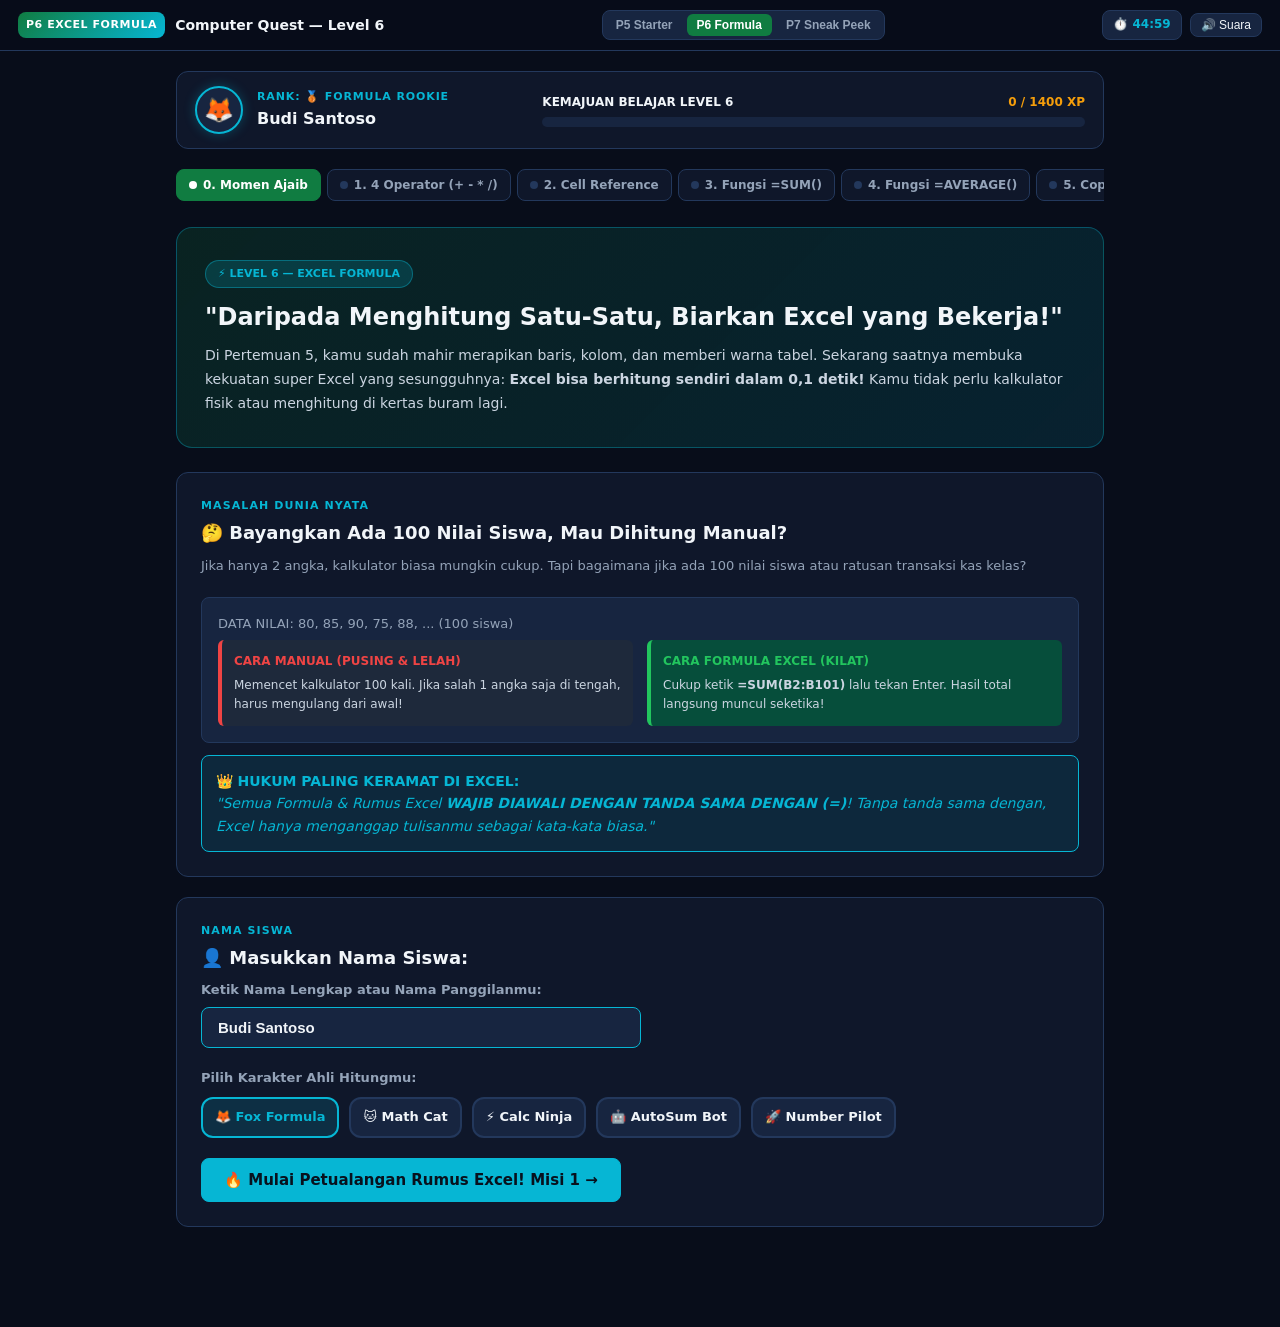
<file: pertemuan6/pertemuan6.html>
<!DOCTYPE html>
<html lang="id">
<head>
<meta charset="UTF-8">
<meta name="viewport" content="width=device-width, initial-scale=1.0">
<title>Computer Quest P6: Excel Formula — Otomasi Hitung Data</title>
<meta name="description" content="Modul belajar interaktif Microsoft Excel Formula untuk siswa: Operator hitung, Cell Reference, fungsi =SUM(), =AVERAGE(), Copy Formula, Error Detective, dan Excel Shop." />
<style>
:root {
  --bg: #080D1A;
  --bg-card: #0F172A;
  --bg-subtle: #172540;
  --border: #23385C;
  --text: #F1F5F9;
  --text-muted: #94A3B8;
  --excel-green: #107C41;
  --excel-light: #22C55E;
  --excel-emerald: #10B981;
  --cyan: #06B6D4;
  --blue: #3B82F6;
  --purple: #8B5CF6;
  --yellow: #F59E0B;
  --orange: #F97316;
  --red: #EF4444;
  --radius-sm: 8px;
  --radius-md: 12px;
  --radius-lg: 16px;
  --font: 'Segoe UI', system-ui, -apple-system, sans-serif;
}
* { box-sizing: border-box; margin: 0; padding: 0; }
html { scroll-behavior: smooth; }
body {
  font-family: var(--font); background: var(--bg); color: var(--text);
  min-height: 100vh; line-height: 1.6; font-size: 15px; overflow-x: hidden;
}

/* TOP NAV */
.top-nav {
  position: sticky; top: 0; z-index: 100; background: rgba(8, 13, 26, 0.96);
  backdrop-filter: blur(14px); border-bottom: 1px solid var(--border);
  padding: 10px 18px; display: flex; align-items: center; justify-content: space-between; gap: 10px;
}
.brand { display: flex; align-items: center; gap: 10px; }
.brand-badge {
  background: linear-gradient(135deg, var(--excel-green), var(--cyan));
  color: #fff; font-size: 11px; font-weight: 800; padding: 4px 8px; border-radius: var(--radius-sm);
  letter-spacing: 0.05em;
}
.brand-title { font-size: 14px; font-weight: 700; color: var(--text); }
.session-switch {
  display: flex; background: var(--bg-subtle); border: 1px solid var(--border);
  border-radius: var(--radius-sm); padding: 3px; gap: 4px;
}
.session-btn {
  padding: 4px 10px; border-radius: 6px; font-size: 12px; font-weight: 700;
  border: none; background: transparent; color: var(--text-muted); cursor: pointer; transition: all 0.2s;
}
.session-btn.active { background: var(--excel-green); color: #fff; }
.nav-actions { display: flex; align-items: center; gap: 8px; }
.timer-chip {
  background: var(--bg-subtle); border: 1px solid var(--border);
  border-radius: var(--radius-sm); padding: 4px 10px; font-size: 12px; font-weight: 700;
  color: var(--cyan); font-variant-numeric: tabular-nums;
}
.audio-btn {
  background: var(--bg-subtle); border: 1px solid var(--border); border-radius: var(--radius-sm);
  padding: 4px 10px; font-size: 12px; color: var(--text); cursor: pointer;
}

.container { max-width: 960px; margin: 0 auto; padding: 1.25rem 1rem 5rem; }

/* PROFILE & XP */
.profile-card {
  background: var(--bg-card); border: 1px solid var(--border); border-radius: var(--radius-md);
  padding: 14px 18px; margin-bottom: 1.25rem; display: flex; align-items: center; gap: 14px; flex-wrap: wrap;
}
.avatar-display {
  width: 48px; height: 48px; border-radius: 50%; background: var(--bg-subtle);
  border: 2px solid var(--cyan); display: flex; align-items: center; justify-content: center;
  font-size: 24px; cursor: pointer; box-shadow: 0 0 12px rgba(6, 182, 212, 0.3);
}
.hero-info { flex: 1; min-width: 170px; }
.hero-rank { font-size: 11px; font-weight: 800; color: var(--cyan); letter-spacing: 0.08em; }
.hero-name { font-size: 16px; font-weight: 800; }
.xp-container { flex: 2; min-width: 220px; }
.xp-meta { display: flex; justify-content: space-between; font-size: 12px; font-weight: 700; margin-bottom: 5px; }
.xp-bar-bg { height: 10px; background: var(--bg-subtle); border-radius: 20px; overflow: hidden; }
.xp-bar-fill {
  height: 100%; width: 0%; background: linear-gradient(90deg, var(--excel-green), var(--cyan), var(--yellow));
  border-radius: 20px; transition: width 0.6s cubic-bezier(0.34, 1.56, 0.64, 1);
}

/* STAGES NAV */
.stages-nav {
  display: flex; gap: 6px; margin-bottom: 1.25rem; overflow-x: auto; padding-bottom: 6px; scrollbar-width: none;
}
.stages-nav::-webkit-scrollbar { display: none; }
.stage-tab {
  background: var(--bg-card); border: 1px solid var(--border); color: var(--text-muted);
  padding: 8px 12px; border-radius: var(--radius-sm); font-size: 12px; font-weight: 700;
  cursor: pointer; white-space: nowrap; display: flex; align-items: center; gap: 6px; font-family: inherit;
}
.stage-tab:hover { border-color: var(--cyan); color: var(--text); }
.stage-tab.active { background: var(--excel-green); color: #fff; border-color: var(--excel-green); }
.stage-tab.completed { border-color: var(--excel-light); color: var(--excel-light); }
.badge-dot { width: 8px; height: 8px; border-radius: 50%; background: var(--border); }
.stage-tab.active .badge-dot { background: #fff; }
.stage-tab.completed .badge-dot { background: var(--excel-light); }

.quest-screen { display: none; animation: fadeIn 0.25s ease-out; }
.quest-screen.active { display: block; }
@keyframes fadeIn { from { opacity: 0; transform: translateY(6px); } to { opacity: 1; transform: translateY(0); } }

/* CARDS */
.card {
  background: var(--bg-card); border: 1px solid var(--border);
  border-radius: var(--radius-md); padding: 1.5rem; margin-bottom: 1.25rem;
}
.card-header-badge { font-size: 11px; font-weight: 800; color: var(--cyan); letter-spacing: 0.1em; margin-bottom: 4px; }
.card-title { font-size: 18px; font-weight: 800; color: var(--text); margin-bottom: 8px; display: flex; align-items: center; gap: 8px; }
.card-desc { font-size: 13px; color: var(--text-muted); margin-bottom: 1.25rem; line-height: 1.6; }

.intro-hero {
  background: linear-gradient(135deg, rgba(16, 124, 65, 0.2) 0%, rgba(6, 182, 212, 0.12) 100%);
  border: 1px solid rgba(6, 182, 212, 0.35); border-radius: var(--radius-lg);
  padding: 2rem 1.75rem; margin-bottom: 1.5rem; position: relative;
}
.hero-tag {
  display: inline-flex; align-items: center; gap: 6px; background: rgba(6, 182, 212, 0.18);
  border: 1px solid rgba(6, 182, 212, 0.4); color: var(--cyan); font-size: 11px;
  font-weight: 800; padding: 4px 12px; border-radius: 20px; margin-bottom: 10px;
}
.intro-hero h1 { font-size: 24px; font-weight: 900; margin-bottom: 8px; }
.intro-hero p { font-size: 14px; color: #CBD5E1; line-height: 1.7; }

/* PILLARS GRID */
.pillars-grid { display: grid; grid-template-columns: repeat(auto-fit, minmax(200px, 1fr)); gap: 12px; margin-bottom: 1.25rem; }
.pillar-card { background: var(--bg-subtle); border: 1px solid var(--border); border-radius: var(--radius-sm); padding: 14px; transition: 0.2s; }
.pillar-card:hover { transform: translateY(-3px); border-color: var(--cyan); }
.pillar-icon { font-size: 24px; margin-bottom: 6px; }
.pillar-title { font-size: 14px; font-weight: 700; margin-bottom: 4px; color: var(--text); }
.pillar-desc { font-size: 12px; color: var(--text-muted); line-height: 1.5; }

/* AVATAR */
.avatar-grid { display: flex; gap: 10px; flex-wrap: wrap; margin-bottom: 1.25rem; }
.avatar-choice {
  background: var(--bg-subtle); border: 2px solid var(--border); border-radius: var(--radius-md);
  padding: 8px 12px; display: flex; align-items: center; gap: 8px; cursor: pointer; font-size: 13px; font-weight: 700; transition: all 0.15s;
}
.avatar-choice.selected { border-color: var(--cyan); background: rgba(6, 182, 212, 0.15); color: var(--cyan); }

/* CHECKLIST */
.checklist { display: flex; flex-direction: column; gap: 10px; }
.check-item {
  background: var(--bg-subtle); border: 1px solid var(--border); border-radius: var(--radius-sm);
  padding: 12px 14px; display: flex; align-items: center; gap: 12px; cursor: pointer; transition: all 0.15s;
}
.check-item:hover { border-color: var(--cyan); }
.check-item.done { border-color: var(--excel-light); background: rgba(16, 185, 129, 0.08); }
.check-box {
  width: 24px; height: 24px; border-radius: 6px; flex-shrink: 0; border: 2px solid var(--border);
  display: flex; align-items: center; justify-content: center; font-size: 12px; font-weight: 800;
}
.check-item.done .check-box { background: var(--excel-green); border-color: var(--excel-green); color: #fff; }
.check-info { flex: 1; }
.check-title { font-size: 13px; font-weight: 700; margin-bottom: 2px; }
.check-desc { font-size: 12px; color: var(--text-muted); line-height: 1.4; }
.check-xp { font-size: 11px; font-weight: 800; color: var(--yellow); flex-shrink: 0; }

/* BUTTONS */
.btn {
  background: var(--bg-subtle); border: 1px solid var(--border); color: var(--text);
  padding: 8px 16px; border-radius: var(--radius-sm); font-size: 13px; font-weight: 700;
  cursor: pointer; display: inline-flex; align-items: center; gap: 6px; transition: all 0.2s; font-family: inherit;
}
.btn:hover { border-color: var(--cyan); }
.btn-excel { background: var(--excel-green); color: #fff; border-color: var(--excel-green); }
.btn-excel:hover { background: #0E6835; }
.btn-cyan { background: var(--cyan); color: #08111D; border-color: var(--cyan); font-weight: 800; }
.btn-green { background: var(--excel-light); color: #052E16; border-color: var(--excel-light); font-weight: 800; }
.btn-yellow { background: var(--yellow); color: #1E1202; border-color: var(--yellow); font-weight: 800; }
.btn-lg { padding: 12px 22px; font-size: 15px; }

.nav-buttons-row { display: flex; justify-content: space-between; align-items: center; margin-top: 1.25rem; gap: 10px; }

/* EXCEL LIVE SIMULATOR */
.excel-sim-box {
  background: #fff; color: #1E293B; border-radius: 8px; overflow: hidden;
  box-shadow: 0 6px 20px rgba(0,0,0,0.3); border: 1px solid #CBD5E1; font-family: 'Segoe UI', sans-serif;
}
.excel-title-bar {
  background: #107C41; color: #fff; padding: 6px 12px; font-size: 12px; font-weight: bold;
  display: flex; align-items: center; justify-content: space-between;
}
.excel-fx-bar {
  background: #F8FAFC; border-bottom: 1px solid #CBD5E1; padding: 6px 10px;
  display: flex; align-items: center; gap: 8px; font-size: 12px;
}
.fx-name { background: #fff; border: 1px solid #94A3B8; padding: 2px 8px; font-weight: bold; border-radius: 3px; min-width: 50px; text-align: center; color: #0F172A; }
.fx-input { background: #fff; border: 1px solid #CBD5E1; padding: 3px 8px; flex: 1; border-radius: 3px; font-size: 12px; font-family: monospace; font-weight: bold; color: #1E3A8A; }

.excel-grid-table { width: 100%; border-collapse: collapse; font-size: 13px; }
.excel-grid-table th { background: #E2E8F0; color: #475569; font-weight: 600; text-align: center; border: 1px solid #CBD5E1; padding: 4px 8px; user-select: none; font-size: 11px; }
.excel-grid-table td { border: 1px solid #CBD5E1; padding: 6px 10px; min-width: 75px; height: 28px; outline: none; }
.excel-grid-table td.header-cell { background: #1E3A8A; color: #fff; font-weight: bold; text-align: center; }
.excel-grid-table td.calc-result { background: #ECFDF5; color: #065F46; font-weight: bold; }

/* QUIZ & DETECTIVE */
.quiz-grid { display: grid; grid-template-columns: 1fr 1fr; gap: 10px; margin-top: 1rem; }
.quiz-btn {
  background: var(--bg-subtle); border: 1px solid var(--border); color: var(--text);
  padding: 12px 14px; border-radius: var(--radius-sm); font-size: 13px; font-weight: 600;
  text-align: left; cursor: pointer; transition: 0.15s;
}
.quiz-btn:hover { border-color: var(--cyan); }
.quiz-btn.correct { background: rgba(16, 185, 129, 0.2); border-color: var(--excel-light); color: var(--excel-light); font-weight: 800; }
.quiz-btn.wrong { background: rgba(239, 68, 68, 0.2); border-color: var(--red); color: var(--red); }
.feedback-box { margin-top: 12px; padding: 12px; border-radius: var(--radius-sm); font-size: 13px; display: none; }
.feedback-box.show { display: block; }
.feedback-box.ok { background: rgba(16, 185, 129, 0.1); border: 1px solid var(--excel-light); color: var(--excel-light); }
.feedback-box.bad { background: rgba(239, 68, 68, 0.1); border: 1px solid var(--red); color: var(--red); }

/* CERTIFICATE */
.cert-card {
  background: radial-gradient(circle at center, #063920 0%, #06111E 100%);
  border: 3px solid #10B981; border-radius: var(--radius-lg); padding: 2.5rem 1.5rem;
  text-align: center; position: relative; box-shadow: 0 0 30px rgba(16, 185, 129, 0.3);
}
.cert-title { font-size: 22px; font-weight: 900; color: #34D399; letter-spacing: 0.05em; margin: 8px 0; }
.cert-badge { font-size: 16px; font-weight: 800; color: #fff; margin-bottom: 12px; }

.xp-toast {
  position: fixed; bottom: 24px; right: 24px; background: rgba(16, 124, 65, 0.95);
  color: #fff; font-weight: 800; font-size: 13px; padding: 8px 16px; border-radius: 20px;
  box-shadow: 0 4px 14px rgba(0,0,0,0.3); z-index: 1000; animation: toastIn 0.3s ease-out;
}
@keyframes toastIn { from { transform: translateY(20px); opacity: 0; } to { transform: translateY(0); opacity: 1; } }

#confettiCanvas { position: fixed; inset: 0; pointer-events: none; z-index: 999; }
@media (max-width: 640px) {
  .quiz-grid { grid-template-columns: 1fr; }
  .profile-card { flex-direction: column; align-items: flex-start; }
}
</style>
</head>
<body>

<canvas id="confettiCanvas"></canvas>

<!-- TOP NAV -->
<nav class="top-nav">
  <div class="brand">
    <span class="brand-badge">P6 EXCEL FORMULA</span>
    <div class="brand-title">Computer Quest <span>— Level 6</span></div>
  </div>
  <div class="session-switch">
    <button class="session-btn" onclick="alert('Modul Pertemuan 5: Excel Starter (Tabel & Format)')">P5 Starter</button>
    <button class="session-btn active">P6 Formula</button>
    <button class="session-btn" onclick="alert('Pertemuan 7 akan membahas Email & Melampirkan File!')">P7 Sneak Peek</button>
  </div>
  <div class="nav-actions">
    <div class="timer-chip" id="timerDisplay">⏱️ 45:00</div>
    <button class="audio-btn" id="audioToggle" onclick="toggleAudio()">🔊 Suara</button>
  </div>
</nav>

<main class="container">

  <!-- PROFILE & XP -->
  <header class="profile-card">
    <div class="avatar-display" id="playerAvatar" onclick="promptChangeName()">🦊</div>
    <div class="hero-info">
      <div class="hero-rank" id="rankBadge">RANK: 🥉 FORMULA ROOKIE</div>
      <div class="hero-name" id="playerName">Budi Santoso</div>
    </div>
    <div class="xp-container">
      <div class="xp-meta">
        <span>KEMAJUAN BELAJAR LEVEL 6</span>
        <span id="xpText" style="color:var(--yellow)">0 / 1400 XP</span>
      </div>
      <div class="xp-bar-bg">
        <div class="xp-bar-fill" id="xpBarFill"></div>
      </div>
    </div>
  </header>

  <!-- STAGE TABS -->
  <nav class="stages-nav">
    <button class="stage-tab active" onclick="switchStage(0)"><span class="badge-dot"></span>0. Momen Ajaib</button>
    <button class="stage-tab" onclick="switchStage(1)"><span class="badge-dot"></span>1. 4 Operator (+ - * /)</button>
    <button class="stage-tab" onclick="switchStage(2)"><span class="badge-dot"></span>2. Cell Reference</button>
    <button class="stage-tab" onclick="switchStage(3)"><span class="badge-dot"></span>3. Fungsi =SUM()</button>
    <button class="stage-tab" onclick="switchStage(4)"><span class="badge-dot"></span>4. Fungsi =AVERAGE()</button>
    <button class="stage-tab" onclick="switchStage(5)"><span class="badge-dot"></span>5. Copy Formula (Tarik)</button>
    <button class="stage-tab" onclick="switchStage(6)"><span class="badge-dot"></span>6. Detektif Rumus (Error)</button>
    <button class="stage-tab" onclick="switchStage(7)"><span class="badge-dot"></span>7. Excel Shop Challenge</button>
    <button class="stage-tab" onclick="switchStage(8)"><span class="badge-dot"></span>8. Final Boss & Sertifikat</button>
    <button class="stage-tab" onclick="switchStage(9)"><span class="badge-dot"></span>9. Jurnal Refleksi</button>
  </nav>

  <!-- ═════════════════════════════════════════════
       STAGE 0: PENGANTAR & MOMEN AJAIB FORMULA
  ═════════════════════════════════════════════ -->
  <section class="quest-screen active" id="stage0">
    <div class="intro-hero">
      <div class="hero-tag">⚡ LEVEL 6 — EXCEL FORMULA</div>
      <h1>"Daripada Menghitung Satu-Satu, Biarkan Excel yang Bekerja!"</h1>
      <p>
        Di Pertemuan 5, kamu sudah mahir merapikan baris, kolom, dan memberi warna tabel. Sekarang saatnya membuka kekuatan super Excel yang sesungguhnya: <strong>Excel bisa berhitung sendiri dalam 0,1 detik!</strong> Kamu tidak perlu kalkulator fisik atau menghitung di kertas buram lagi.
      </p>
    </div>

    <!-- TANTANGAN PIKIRAN -->
    <div class="card">
      <div class="card-header-badge">MASALAH DUNIA NYATA</div>
      <div class="card-title">🤔 Bayangkan Ada 100 Nilai Siswa, Mau Dihitung Manual?</div>
      <div class="card-desc">Jika hanya 2 angka, kalkulator biasa mungkin cukup. Tapi bagaimana jika ada 100 nilai siswa atau ratusan transaksi kas kelas?</div>

      <div style="background:var(--bg-subtle);border:1px solid var(--border);border-radius:var(--radius-sm);padding:16px;margin-bottom:12px;">
        <div style="font-size:13px;color:var(--text-muted);margin-bottom:6px;">DATA NILAI: 80, 85, 90, 75, 88, ... (100 siswa)</div>
        <div style="display:flex;gap:14px;flex-wrap:wrap;">
          <div style="flex:1;min-width:220px;background:#1E293B;padding:12px;border-radius:6px;border-left:4px solid var(--red);">
            <div style="color:var(--red);font-weight:bold;font-size:12px;">CARA MANUAL (PUSING & LELAH)</div>
            <div style="font-size:12px;color:#CBD5E1;margin-top:4px;">Memencet kalkulator 100 kali. Jika salah 1 angka saja di tengah, harus mengulang dari awal!</div>
          </div>
          <div style="flex:1;min-width:220px;background:#064E3B;padding:12px;border-radius:6px;border-left:4px solid var(--excel-light);">
            <div style="color:var(--excel-light);font-weight:bold;font-size:12px;">CARA FORMULA EXCEL (KILAT)</div>
            <div style="font-size:12px;color:#CBD5E1;margin-top:4px;">Cukup ketik <b>=SUM(B2:B101)</b> lalu tekan Enter. Hasil total langsung muncul seketika!</div>
          </div>
        </div>
      </div>

      <div style="background:rgba(6,182,212,0.1);border:1px solid var(--cyan);border-radius:var(--radius-sm);padding:14px;font-size:14px;color:var(--cyan);">
        👑 <strong>HUKUM PALING KERAMAT DI EXCEL:</strong><br>
        <i>"Semua Formula & Rumus Excel <strong>WAJIB DIAWALI DENGAN TANDA SAMA DENGAN (=)</strong>! Tanpa tanda sama dengan, Excel hanya menganggap tulisanmu sebagai kata-kata biasa."</i>
      </div>
    </div>

    <!-- IDENTITAS NAMA SISWA -->
    <div class="card">
      <div class="card-header-badge">NAMA SISWA</div>
      <div class="card-title">👤 Masukkan Nama Siswa:</div>
      <div style="margin-bottom:1.25rem;">
        <label style="font-size:13px;font-weight:700;color:var(--text-muted);display:block;margin-bottom:6px;">Ketik Nama Lengkap atau Nama Panggilanmu:</label>
        <input type="text" id="studentNameInput" placeholder="Contoh: Budi Santoso" value="Budi Santoso" oninput="updateStudentName(this.value)" style="width:100%;max-width:440px;padding:11px 16px;border-radius:var(--radius-sm);border:1px solid var(--cyan);background:var(--bg-subtle);color:var(--text);font-size:15px;font-weight:700;outline:none;">
      </div>
      <div style="font-size:13px;font-weight:700;color:var(--text-muted);margin-bottom:8px;">Pilih Karakter Ahli Hitungmu:</div>
      <div class="avatar-grid" id="avatarPicker">
        <div class="avatar-choice selected" onclick="chooseAvatar('🦊', 'Fox Formula')">🦊 Fox Formula</div>
        <div class="avatar-choice" onclick="chooseAvatar('🐱', 'Math Cat')">🐱 Math Cat</div>
        <div class="avatar-choice" onclick="chooseAvatar('⚡', 'Calc Ninja')">⚡ Calc Ninja</div>
        <div class="avatar-choice" onclick="chooseAvatar('🤖', 'AutoSum Bot')">🤖 AutoSum Bot</div>
        <div class="avatar-choice" onclick="chooseAvatar('🚀', 'Number Pilot')">🚀 Number Pilot</div>
      </div>
      <button class="btn btn-cyan btn-lg" onclick="startAdventure()">🔥 Mulai Petualangan Rumus Excel! Misi 1 →</button>
    </div>
  </section>

  <!-- ═════════════════════════════════════════════
       STAGE 1: 4 OPERATOR DASAR (+ - * /)
  ═════════════════════════════════════════════ -->
  <section class="quest-screen" id="stage1">
    <div class="card">
      <div class="card-header-badge">SENJATA ARITMATIKA</div>
      <div class="card-title">➕ Mengenal 4 Operator Matematika Excel</div>
      <div class="card-desc">Excel tidak memakai tanda titik dua (:) untuk bagi, atau tanda silang (x) untuk kali. Gunakan simbol keyboard ini:</div>

      <div class="pillars-grid">
        <div class="pillar-card">
          <div class="pillar-icon" style="color:var(--cyan);">+</div>
          <div class="pillar-title">Tambah (+)</div>
          <div class="pillar-desc">Contoh: <code>=10+5</code> ➔ Hasil: <b>15</b></div>
        </div>
        <div class="pillar-card">
          <div class="pillar-icon" style="color:var(--yellow);">-</div>
          <div class="pillar-title">Kurang (-)</div>
          <div class="pillar-desc">Contoh: <code>=10-5</code> ➔ Hasil: <b>5</b></div>
        </div>
        <div class="pillar-card">
          <div class="pillar-icon" style="color:var(--excel-light);">*</div>
          <div class="pillar-title">Kali (*) Bintang</div>
          <div class="pillar-desc">Gunakan Shift + 8: <code>=10*5</code> ➔ Hasil: <b>50</b></div>
        </div>
        <div class="pillar-card">
          <div class="pillar-icon" style="color:var(--purple);">/</div>
          <div class="pillar-title">Bagi (/) Garis Miring</div>
          <div class="pillar-desc">Garis miring: <code>=10/5</code> ➔ Hasil: <b>2</b></div>
        </div>
      </div>
    </div>

    <!-- LIVE FORMULA CALCULATOR SIMULATOR -->
    <div class="card">
      <div class="card-header-badge">SIMULATOR FORMULA INTERAKTIF</div>
      <div class="card-title">🧪 Uji Rumus Pertama: Ketik Formula Sendiri!</div>
      <div class="card-desc">Coba ketik <code>=25*4</code> atau <code>=100/5</code> atau <code>=50+75</code> di bilah formula bawah lalu tekan tombol <b>Hitung Excel</b>:</div>

      <div class="excel-sim-box">
        <div class="excel-title-bar">
          <span>📗 LatihanFormula.xlsx — Formula Bar Simulator</span>
          <span>_ 🗖 ✕</span>
        </div>
        <div class="excel-fx-bar">
          <div class="fx-name">A1</div>
          <span style="font-weight:bold;color:#475569;">fx</span>
          <input type="text" class="fx-input" id="calcSimInput" value="=25*4" placeholder="Ketik diawali tanda = ...">
          <button class="btn btn-excel" style="padding:4px 12px;font-size:12px;" onclick="runFormulaSim()">Hitung [Enter]</button>
        </div>
        <div style="padding:18px;background:#F8FAFC;">
          <table class="excel-grid-table" style="max-width:400px;background:#fff;">
            <tr><th style="width:40px;"></th><th>A</th><th>B</th></tr>
            <tr><th>1</th><td id="calcSimResult" class="calc-result" style="font-size:16px;">100</td><td></td></tr>
            <tr><th>2</th><td></td><td></td></tr>
          </table>
        </div>
      </div>
      <div id="simFeedback" style="margin-top:10px;font-size:13px;color:var(--excel-light);">
        ✨ Excel mengeksekusi rumus <code>=25*4</code> dan menghasilkan angka <b>100</b> secara otomatis!
      </div>
    </div>

    <!-- CHECKLIST MISI 1 -->
    <div class="card">
      <div class="card-header-badge">MISI PRAKTEK DI LAPTOP SISWA</div>
      <div class="card-title">🖥️ Buka Excel di Komputermu & Buktikan:</div>
      <div class="checklist" id="operatorChecklist"></div>
    </div>

    <div class="nav-buttons-row">
      <button class="btn" onclick="switchStage(0)">← Momen Ajaib</button>
      <button class="btn btn-excel" onclick="switchStage(2)">Lanjut ke Cell Reference →</button>
    </div>
  </section>

  <!-- ═════════════════════════════════════════════
       STAGE 2: CELL REFERENCE (REFERENSI SEL)
  ═════════════════════════════════════════════ -->
  <section class="quest-screen" id="stage2">
    <div class="card">
      <div class="card-header-badge">JURUS PALING PENTING SEBELUM SUM</div>
      <div class="card-title">📍 Cell Reference: Mengambil Angka dari Kotak Lain</div>
      <div class="card-desc">Jangan mengetik angka mati seperti <code>=5000+10000</code>. Ketik nama kotaknya: <code>=B2+B3</code>!</div>

      <div style="background:var(--bg-subtle);padding:14px;border-radius:8px;border:1px solid var(--border);margin-bottom:14px;">
        <div style="font-weight:bold;color:var(--cyan);margin-bottom:6px;">💡 Kenapa Harus Pakai Cell Reference?</div>
        <p style="font-size:13px;color:#CBD5E1;line-height:1.7;">
          Karena jika harga Pensil di sel B2 mendadak naik dari 5000 jadi 6000, <strong>kamu tidak perlu mengedit rumusnya</strong>! Excel akan langsung mendeteksi angka baru dan memperbarui total secara otomatis!
        </p>
      </div>

      <!-- INTERACTIVE CELL REFERENCE PLAYGROUND -->
      <div class="excel-sim-box">
        <div class="excel-title-bar"><span>Daftar Belanja ATK (Ubah harga di kotak B2!)</span></div>
        <div style="padding:14px;background:#fff;overflow-x:auto;">
          <table class="excel-grid-table">
            <tr><th style="width:30px;"></th><th>A (Barang)</th><th>B (Harga Rp)</th><th>C (Keterangan)</th></tr>
            <tr><th>1</th><td class="header-cell">Barang</td><td class="header-cell">Harga</td><td class="header-cell">Catatan</td></tr>
            <tr><th>2</th><td>Pensil</td><td><input type="number" id="refPrice1" value="5000" oninput="updateRefLab()" style="width:80px;font-weight:bold;padding:2px 4px;border:1px solid #0284C7;border-radius:4px;"></td><td>Ubah angka ini!</td></tr>
            <tr><th>3</th><td>Buku Tulis</td><td><input type="number" id="refPrice2" value="10000" oninput="updateRefLab()" style="width:80px;font-weight:bold;padding:2px 4px;border:1px solid #0284C7;border-radius:4px;"></td><td>Ubah angka ini!</td></tr>
            <tr><th>4</th><td style="font-weight:bold;">TOTAL</td><td id="refTotalCell" class="calc-result" style="font-size:14px;">Rp 15.000</td><td style="font-family:monospace;color:#2563EB;font-weight:bold;">=B2+B3</td></tr>
          </table>
        </div>
      </div>
      <div style="font-size:12px;color:var(--text-muted);margin-top:8px;">
        ✨ Coba ketik angka baru di kolom B2 dan lihat bagaimana sel TOTAL langsung berubah sendiri tanpa perlu dihitung ulang!
      </div>
    </div>

    <div class="card">
      <div class="card-header-badge">CHECKLIST PEMAHAMAN</div>
      <div class="card-title">📝 Tugas Cell Reference di Komputermu:</div>
      <div class="checklist" id="refChecklist"></div>
    </div>

    <div class="nav-buttons-row">
      <button class="btn" onclick="switchStage(1)">← Operator (+ - * /)</button>
      <button class="btn btn-excel" onclick="switchStage(3)">Lanjut ke Fungsi Sakti =SUM() →</button>
    </div>
  </section>

  <!-- ═════════════════════════════════════════════
       STAGE 3: FUNGSI SAKTI =SUM()
  ═════════════════════════════════════════════ -->
  <section class="quest-screen" id="stage3">
    <div class="card">
      <div class="card-header-badge">FUNGSI PALING TERKENAL DI DUNIA</div>
      <div class="card-title">➕ Jurus =SUM() : Menjumlahkan Puluhan Kotak Sekaligus!</div>
      <div class="card-desc">
        Kalau datanya ada 5 atau 100 baris, masa kita harus mengetik <code>=B2+B3+B4+B5+B6+B7...</code>? Capek sekali! Di sinilah fungsi <strong>=SUM()</strong> menjadi pahlawanmu.
      </div>

      <div style="background:var(--bg-subtle);border:1px solid var(--border);border-radius:8px;padding:16px;margin-bottom:14px;">
        <div style="font-size:20px;font-weight:900;color:var(--excel-light);margin-bottom:6px;font-family:monospace;">
          =SUM(B2:B6)
        </div>
        <div style="font-size:13px;color:#CBD5E1;line-height:1.7;">
          Tanda titik dua (<code>:</code>) dibaca <strong>"SAMPAI"</strong>.<br>
          Jadi arti rumus di atas adalah: <i>"Wahai Excel, tolong jumlahkan semua angka dari kotak B2 <strong>SAMPAI</strong> kotak B6!"</i>
        </div>
      </div>

      <!-- VISUAL TABLE SUM -->
      <div class="excel-sim-box">
        <div class="excel-title-bar"><span>Rekap Nilai Tugas Harian</span></div>
        <div style="padding:14px;background:#fff;overflow-x:auto;">
          <table class="excel-grid-table" style="max-width:340px;">
            <tr><th style="width:30px;"></th><th>A</th><th>B (Nilai)</th></tr>
            <tr><th>1</th><td class="header-cell">Siswa</td><td class="header-cell">Skor</td></tr>
            <tr><th>2</th><td>Tugas 1</td><td>80</td></tr>
            <tr><th>3</th><td>Tugas 2</td><td>85</td></tr>
            <tr><th>4</th><td>Tugas 3</td><td>90</td></tr>
            <tr><th>5</th><td>Tugas 4</td><td>75</td></tr>
            <tr><th>6</th><td>Tugas 5</td><td>88</td></tr>
            <tr style="border-top:2px solid #1E293B;"><th>7</th><td style="font-weight:bold;">TOTAL</td><td class="calc-result" style="font-size:15px;">418</td></tr>
          </table>
        </div>
      </div>
    </div>

    <div class="card">
      <div class="card-header-badge">CHECKLIST MISI SUM</div>
      <div class="card-title">🖥️ Latihan Menjumlahkan Data Mandiri:</div>
      <div class="checklist" id="sumChecklist"></div>
    </div>

    <div class="nav-buttons-row">
      <button class="btn" onclick="switchStage(2)">← Cell Reference</button>
      <button class="btn btn-excel" onclick="switchStage(4)">Lanjut ke Fungsi =AVERAGE() →</button>
    </div>
  </section>

  <!-- ═════════════════════════════════════════════
       STAGE 4: FUNGSI =AVERAGE() (RATA-RATA)
  ═════════════════════════════════════════════ -->
  <section class="quest-screen" id="stage4">
    <div class="card">
      <div class="card-header-badge">RATA-RATA INSTAN</div>
      <div class="card-title">📊 Fungsi =AVERAGE() : Menghitung Rata-rata Nilai</div>
      <div class="card-desc">Jika wali kelas bertanya berapa nilai rata-rata kelas, kamu tidak perlu menjumlahkan lalu membagi manual. Gunakan =AVERAGE():</div>

      <div style="display:grid;grid-template-columns:1fr 1fr;gap:12px;margin-bottom:14px;">
        <div style="background:var(--bg-subtle);padding:14px;border-radius:8px;border:1px solid var(--border);">
          <div style="font-weight:800;color:var(--excel-light);font-size:15px;margin-bottom:4px;">=SUM(B2:B5)</div>
          <div style="font-size:12px;color:var(--text-muted);">Fungsi untuk <strong>MENJUMLAHKAN</strong> semua nilai.</div>
        </div>
        <div style="background:var(--bg-subtle);padding:14px;border-radius:8px;border:1px solid var(--border);">
          <div style="font-weight:800;color:var(--cyan);font-size:15px;margin-bottom:4px;">=AVERAGE(B2:B5)</div>
          <div style="font-size:12px;color:var(--text-muted);">Fungsi untuk mencari <strong>NILAI RATA-RATA</strong>.</div>
        </div>
      </div>

      <!-- BONUS MAX MIN -->
      <div style="background:rgba(245,158,11,0.06);border:1px solid rgba(245,158,11,0.25);border-radius:8px;padding:12px 14px;font-size:13px;">
        ⭐ <strong>Bonus Jurus Pendekar (Untuk yang Cepat):</strong><br>
        • <code>=MAX(B2:B5)</code> ➔ Mencari nilai <strong>TERTINGGI / MAKSIMAL</strong> di kelas.<br>
        • <code>=MIN(B2:B5)</code> ➔ Mencari nilai <strong>TERENDAH / MINIMAL</strong> di kelas.
      </div>
    </div>

    <div class="card">
      <div class="card-header-badge">CHECKLIST MISI AVERAGE</div>
      <div class="card-title">🖥️ Praktek Mencari Rata-Rata di Excel:</div>
      <div class="checklist" id="avgChecklist"></div>
    </div>

    <div class="nav-buttons-row">
      <button class="btn" onclick="switchStage(3)">← Fungsi =SUM()</button>
      <button class="btn btn-excel" onclick="switchStage(5)">Lanjut ke Copy Formula →</button>
    </div>
  </section>

  <!-- ═════════════════════════════════════════════
       STAGE 5: COPY FORMULA (TARIK RUMUS KE BAWAH)
  ═════════════════════════════════════════════ -->
  <section class="quest-screen" id="stage5">
    <div class="card">
      <div class="card-header-badge">TRIK PALING MENGHEMAT WAKTU</div>
      <div class="card-title">🔄 Copy Formula: Cukup Tulis 1 Rumus, Tarik ke Bawah!</div>
      <div class="card-desc">
        Setelah kamu berhasil membuat rumus untuk Andi, apakah kamu harus mengetik ulang rumus yang sama untuk Budi, Citra, dan Dinda? <strong>TIDAK PERLU!</strong>
      </div>

      <div style="background:var(--bg-subtle);border:1px solid var(--border);border-radius:8px;padding:16px;margin-bottom:14px;">
        <div style="font-weight:800;color:var(--cyan);font-size:15px;margin-bottom:6px;">Cara Kerja Tarik Rumus (Fill Handle):</div>
        <ol style="margin-left:18px;font-size:13px;color:#CBD5E1;line-height:1.7;">
          <li>Klik sel yang sudah berisi rumus (misalnya sel total Andi di E2).</li>
          <li>Arahkan mouse ke <strong>titik kotak hijau kecil di pojok kanan bawah sel</strong> sampai kursor berubah menjadi tanda tambah hitam kecil <code>+</code>.</li>
          <li>Klik tahan dan <strong>seret ke bawah</strong> sampai baris siswa terakhir.</li>
          <li>Lepaskan! Excel secara cerdas akan otomatis mengubah <code>=SUM(B2:D2)</code> menjadi <code>=SUM(B3:D3)</code>, <code>=SUM(B4:D4)</code>, dst!</li>
        </ol>
      </div>

      <div class="checklist" id="copyChecklist"></div>
    </div>

    <div class="nav-buttons-row">
      <button class="btn" onclick="switchStage(4)">← Fungsi =AVERAGE()</button>
      <button class="btn btn-excel" onclick="switchStage(6)">Masuk ke Detektif Rumus →</button>
    </div>
  </section>

  <!-- ═════════════════════════════════════════════
       STAGE 6: ERROR DETECTIVE (PERBAIKI RUMUS RUSAK)
  ═════════════════════════════════════════════ -->
  <section class="quest-screen" id="stage6">
    <div class="card">
      <div class="card-header-badge">GAME DETEKTIF FORMULA</div>
      <div class="card-title">🕵️‍♂️ Error Detective: Sembuhkan 4 Rumus yang Rusak!</div>
      <div class="card-desc">Salah mengetik rumus itu hal biasa bagi programmer & data analis. Tugasmu adalah menemukan letak kesalahannya:</div>

      <div style="background:#08101E;border:1px solid var(--border);border-radius:var(--radius-md);padding:1.5rem;" id="detectiveContainer">
        <div style="font-size:12px;font-weight:800;color:var(--yellow);margin-bottom:6px;" id="caseNumberLabel">KASUS 1 DARI 4</div>
        <div style="background:#1E293B;padding:12px;border-radius:6px;border-left:4px solid var(--red);margin-bottom:12px;" id="caseFormulaView"></div>
        <div style="font-size:14px;font-weight:700;color:var(--cyan);margin-bottom:10px;" id="caseQuestion"></div>
        <div class="quiz-grid" id="caseOptions"></div>
        <div class="feedback-box" id="caseFeedback"></div>
      </div>
    </div>

    <div class="nav-buttons-row">
      <button class="btn" onclick="switchStage(5)">← Copy Formula</button>
      <button class="btn btn-excel" onclick="switchStage(7)">Main Game Excel Shop →</button>
    </div>
  </section>

  <!-- ═════════════════════════════════════════════
       STAGE 7: EXCEL SHOP CHALLENGE (4 ORDERS)
  ═════════════════════════════════════════════ -->
  <section class="quest-screen" id="stage7">
    <div class="card">
      <div class="card-header-badge">SIMULASI TOKO & KASIR FORMULA</div>
      <div class="card-title">🏪 Excel Shop: Selesaikan 4 Tantangan Hitung Pelanggan!</div>
      <div class="card-desc">Terapkan skill perkalian, penjumlahan, =SUM, dan =AVERAGE untuk membantu para pelanggan:</div>

      <div style="background:#08101E;border:1px solid var(--border);border-radius:var(--radius-md);padding:1.5rem;" id="shopContainer">
        <div style="display:flex;justify-content:space-between;align-items:center;margin-bottom:10px;">
          <span style="font-size:12px;font-weight:800;color:var(--yellow);" id="shopOrderNumber">TANTANGAN 1 DARI 4</span>
          <span style="font-size:12px;color:var(--cyan);" id="shopCustomerTitle">👤 Customer #1: Kasir Belanja</span>
        </div>
        <div style="background:#1E293B;padding:12px 16px;border-radius:6px;margin-bottom:12px;" id="shopDialog"></div>
        <div style="font-size:14px;font-weight:700;color:var(--excel-light);margin-bottom:10px;" id="shopQuestion"></div>
        <div class="quiz-grid" id="shopOptions"></div>
        <div class="feedback-box" id="shopFeedback"></div>
      </div>
    </div>

    <div class="nav-buttons-row">
      <button class="btn" onclick="switchStage(6)">← Detektif Rumus</button>
      <button class="btn btn-excel" onclick="switchStage(8)">Lanjut ke Final Boss & Sertifikat →</button>
    </div>
  </section>

  <!-- ═════════════════════════════════════════════
       STAGE 8: FINAL BOSS CHECKPOINT & SERTIFIKAT
  ═════════════════════════════════════════════ -->
  <section class="quest-screen" id="stage8">
    <div class="card">
      <div class="card-header-badge" style="color:var(--yellow)">UJIAN KELULUSAN MANDIRI LEVEL 6</div>
      <div class="card-title">🏆 Final Boss Checkpoint: Buktikan Kemandirian Formula!</div>
      <div class="card-desc">Buka Excel di laptopmu, buat tabel rekap nilai di bawah ini dan selesaikan 5 instruksi tanpa bantuan:</div>

      <!-- TARGET PROJECT PREVIEW -->
      <div style="background:#fff;color:#111;padding:16px;border-radius:8px;margin-bottom:1.25rem;">
        <div style="text-align:center;font-weight:900;font-size:15px;color:#1E3A8A;margin-bottom:8px;">
          REKAP NILAI SISWA KELAS 7A
        </div>
        <table style="width:100%;border-collapse:collapse;font-size:12px;text-align:center;">
          <tr style="background:#1E3A8A;color:#fff;font-weight:bold;">
            <th style="padding:6px;border:1px solid #172554;">Nama</th>
            <th style="padding:6px;border:1px solid #172554;">Tugas 1</th>
            <th style="padding:6px;border:1px solid #172554;">Tugas 2</th>
            <th style="padding:6px;border:1px solid #172554;">Tugas 3</th>
            <th style="padding:6px;border:1px solid #172554;background:#15803D;">Total (=SUM)</th>
            <th style="padding:6px;border:1px solid #172554;background:#0369A1;">Rata-rata (=AVERAGE)</th>
          </tr>
          <tr><td style="padding:5px;border:1px solid #CBD5E1;text-align:left;font-weight:bold;">Andi</td><td>80</td><td>85</td><td>90</td><td style="font-weight:bold;color:#15803D;">255</td><td style="font-weight:bold;color:#0369A1;">85</td></tr>
          <tr style="background:#F8FAFC;"><td style="padding:5px;border:1px solid #CBD5E1;text-align:left;font-weight:bold;">Budi</td><td>75</td><td>90</td><td>80</td><td style="font-weight:bold;color:#15803D;">245</td><td style="font-weight:bold;color:#0369A1;">81.6</td></tr>
          <tr><td style="padding:5px;border:1px solid #CBD5E1;text-align:left;font-weight:bold;">Citra</td><td>90</td><td>85</td><td>95</td><td style="font-weight:bold;color:#15803D;">270</td><td style="font-weight:bold;color:#0369A1;">90</td></tr>
          <tr style="background:#F8FAFC;"><td style="padding:5px;border:1px solid #CBD5E1;text-align:left;font-weight:bold;">Dinda</td><td>85</td><td>80</td><td>90</td><td style="font-weight:bold;color:#15803D;">255</td><td style="font-weight:bold;color:#0369A1;">85</td></tr>
        </table>
      </div>

      <div class="checklist" id="finalBossChecklist"></div>

      <div style="text-align:center;margin-top:1.5rem;">
        <button class="btn btn-yellow btn-lg" id="claimBadgeBtn" style="display:none;" onclick="triggerVictory()">
          👑 Klaim Gelar: GRAND EXCEL FORMULA MASTER!
        </button>
      </div>
    </div>

    <!-- CERTIFICATE LEVEL 6 -->
    <div id="victoryBlock" style="display:none;margin-top:1.5rem;">
      <div class="cert-card">
        <div style="font-size:36px;margin-bottom:6px;">⚡ 📊 🏆</div>
        <div class="hero-tag" style="background:rgba(16,185,129,0.2);color:var(--excel-light);border-color:var(--excel-light);">LEVEL 6 RESMI LULUS</div>
        <div class="cert-title">SERTIFIKAT KELULUSAN GRAND EXCEL FORMULA MASTER</div>
        <div class="cert-badge" id="certPlayerLabel">Dianugerahkan kepada: Budi Santoso 🦊</div>
        <p style="font-size:14px;color:#E2E8F0;max-width:620px;margin:0 auto 16px;line-height:1.7;">
          Telah berhasil menuntaskan pelatihan otomasi data Microsoft Excel: menguasai formula dasar, 4 operator matematika (+ - * /), cell reference dinamis, fungsi =SUM() dan =AVERAGE(), teknik copy formula kilat, serta debugging rumus!
        </p>
        <div style="display:flex;gap:8px;justify-content:center;flex-wrap:wrap;margin-bottom:1.5rem;">
          <span style="background:rgba(16,185,129,0.15);border:1px solid var(--excel-light);color:var(--excel-light);padding:4px 12px;border-radius:20px;font-size:12px;font-weight:700;">✓ Operator + - * /</span>
          <span style="background:rgba(16,185,129,0.15);border:1px solid var(--excel-light);color:var(--excel-light);padding:4px 12px;border-radius:20px;font-size:12px;font-weight:700;">✓ Cell Reference</span>
          <span style="background:rgba(16,185,129,0.15);border:1px solid var(--excel-light);color:var(--excel-light);padding:4px 12px;border-radius:20px;font-size:12px;font-weight:700;">✓ Fungsi =SUM()</span>
          <span style="background:rgba(16,185,129,0.15);border:1px solid var(--excel-light);color:var(--excel-light);padding:4px 12px;border-radius:20px;font-size:12px;font-weight:700;">✓ Fungsi =AVERAGE()</span>
        </div>
        <button class="btn btn-green" onclick="window.print()">🖨️ Cetak / Simpan Sertifikat Level 6 (PDF)</button>
      </div>
    </div>

    <div class="nav-buttons-row">
      <button class="btn" onclick="switchStage(7)">← Excel Shop</button>
      <button class="btn btn-excel" onclick="switchStage(9)">Jurnal Refleksi & Misi Rumah →</button>
    </div>
  </section>

  <!-- ═════════════════════════════════════════════
       STAGE 9: JURNAL REFLEKSI & HOME QUEST P6
  ═════════════════════════════════════════════ -->
  <section class="quest-screen" id="stage9">
    <div class="card">
      <div class="card-header-badge">JURNAL REFLEKSI LEVEL 6</div>
      <div class="card-title">💭 Jurnal Pengalaman: Sensasi Excel Menghitung Otomatis!</div>
      <div class="card-desc">Tuliskan pemikiranmu hari ini agar ilmu perhitungan otomatis ini semakin kuat:</div>

      <div style="display:flex;flex-direction:column;gap:12px;margin-bottom:1.25rem;">
        <div>
          <label style="font-size:13px;font-weight:700;display:block;margin-bottom:4px;">1. Dari rumus =SUM() dan =AVERAGE(), mana yang menurutmu paling ajaib dan berguna?</label>
          <input type="text" id="jnlInput1" placeholder="Contoh: =SUM() karena gak perlu pencet tambah satu-satu..." style="width:100%;padding:10px 14px;border-radius:var(--radius-sm);border:1px solid var(--border);background:var(--bg-subtle);color:var(--text);font-family:inherit;">
        </div>
        <div>
          <label style="font-size:13px;font-weight:700;display:block;margin-bottom:4px;">2. Hitungan apa di rumah yang bisa kamu selesaikan pakai rumus Excel?</label>
          <input type="text" id="jnlInput2" placeholder="Contoh: Menghitung uang jajan sebulan, rekap nilai ulangan semester..." style="width:100%;padding:10px 14px;border-radius:var(--radius-sm);border:1px solid var(--border);background:var(--bg-subtle);color:var(--text);font-family:inherit;">
        </div>
        <div>
          <label style="font-size:13px;font-weight:700;display:block;margin-bottom:4px;">3. Nilai rasa percaya dirimu menggunakan rumus Excel sekarang: (1 - 5)</label>
          <div style="display:flex;align-items:center;gap:14px;margin-top:6px;">
            <span>😟 1</span>
            <input type="range" id="jnlConfidence" min="1" max="5" value="5" oninput="document.getElementById('jnlConfEmoji').textContent = ['','😟','😐','🙂','😎','👑'][this.value]" style="flex:1;">
            <span>5 👑</span>
            <span id="jnlConfEmoji" style="font-size:24px;">👑</span>
          </div>
        </div>
      </div>

      <button class="btn btn-green" onclick="saveJournal()">💾 Simpan Jurnal Refleksi (+75 XP)</button>
      <div id="journalSavedFeedback" style="display:none;background:rgba(34,197,94,0.1);border:1px solid var(--excel-light);color:var(--excel-light);padding:12px;border-radius:var(--radius-sm);margin-top:12px;font-size:13px;">
        ✨ Jurnal refleksi berhasil disimpan! Kamu resmi naik kelas menjadi penakluk data sejati.
      </div>
    </div>

    <!-- HOME QUEST P6 -->
    <div class="card">
      <div class="card-header-badge">MISI RUMAH SANTAI LEVEL 6</div>
      <div class="card-title">🏠 Home Quest: "Rekap Nilai Saya" (rekap_nilai.xlsx)</div>
      <div class="card-desc">Cukup 10–15 menit di rumah untuk menerapkan rumus ke mata pelajaranmu sendiri:</div>

      <div class="checklist">
        <div class="check-item">
          <div class="check-box">1</div>
          <div class="check-info">
            <div class="check-title">Buat Tabel 4 Mapel Favoritmu</div>
            <div class="check-desc">Kolom: Mata Pelajaran, Tugas 1, Tugas 2, Total, Rata-rata. Masukkan nilai Matematika, IPA, B. Indo, dan B. Inggris.</div>
          </div>
        </div>
        <div class="check-item">
          <div class="check-box">2</div>
          <div class="check-info">
            <div class="check-title">Gunakan =SUM() dan =AVERAGE()</div>
            <div class="check-desc">Cukup buat rumus untuk baris pertama, lalu tarik (copy formula) ke baris bawahnya!</div>
          </div>
        </div>
        <div class="check-item">
          <div class="check-box">⭐</div>
          <div class="check-info">
            <div class="check-title" style="color:var(--yellow)">MISI SPESIAL: Tunjukkan Efek Ajaib ke Orang Tua</div>
            <div class="check-desc">Peragakan di depan orang tua: ganti nilai tugasnya, dan tunjukkan bagaimana total dan rata-ratanya berubah otomatis dalam sekejap!</div>
          </div>
        </div>
      </div>
    </div>

    <!-- SNEAK PEEK PERTEMUAN 7 -->
    <div class="card" style="background:linear-gradient(135deg,rgba(59,130,246,0.18),rgba(139,92,246,0.15));border-color:rgba(59,130,246,0.35);text-align:center;padding:2rem;">
      <div style="font-size:36px;margin-bottom:8px;">📊 ➔ ✉️ 📎</div>
      <div class="card-header-badge" style="color:var(--blue);">SNEAK PEEK PERTEMUAN 7</div>
      <div style="font-size:20px;font-weight:900;color:var(--text);margin-bottom:6px;">Level 7: Dunia Email & Melampirkan File Karyamu!</div>
      <p style="font-size:13px;color:var(--text-muted);max-width:560px;margin:0 auto 16px;line-height:1.7;">
        Kamu sudah punya file dokumen Word yang indah dari P3-P4, dan tabel data pintar Excel dari P5-P6! Di pertemuan berikutnya, kita akan belajar cara mengirim file-file karyamu lewat <strong>Email & Lampiran (Attachment)</strong> ke guru dan teman-temanmu di seluruh dunia!
      </p>
      <button class="btn btn-cyan" onclick="switchStage(0)">🔄 Kembali ke Menu Pengantar P6</button>
    </div>
  </section>

</main>

<script>
/* ── AUDIO SYNTHESIZER ── */
let audioEnabled = true;
let audioCtx = null;
function getAudioCtx() {
  if (!audioCtx) {
    const AudioContext = window.AudioContext || window.webkitAudioContext;
    if (AudioContext) audioCtx = new AudioContext();
  }
  if (audioCtx && audioCtx.state === 'suspended') audioCtx.resume();
  return audioCtx;
}
function playSound(type) {
  if (!audioEnabled) return;
  try {
    const ctx = getAudioCtx();
    if (!ctx) return;
    const now = ctx.currentTime;
    const osc = ctx.createOscillator();
    const gain = ctx.createGain();
    osc.connect(gain);
    gain.connect(ctx.destination);

    if (type === 'click') {
      osc.type = 'sine';
      osc.frequency.setValueAtTime(620, now);
      osc.frequency.exponentialRampToValueAtTime(340, now + 0.08);
      gain.gain.setValueAtTime(0.12, now);
      gain.gain.linearRampToValueAtTime(0.01, now + 0.08);
      osc.start(now); osc.stop(now + 0.08);
    } else if (type === 'success') {
      osc.type = 'triangle';
      osc.frequency.setValueAtTime(523.25, now);
      osc.frequency.setValueAtTime(659.25, now + 0.09);
      osc.frequency.setValueAtTime(783.99, now + 0.18);
      gain.gain.setValueAtTime(0.15, now);
      gain.gain.linearRampToValueAtTime(0.01, now + 0.35);
      osc.start(now); osc.stop(now + 0.35);
    } else if (type === 'wrong') {
      osc.type = 'sawtooth';
      osc.frequency.setValueAtTime(220, now);
      osc.frequency.setValueAtTime(150, now + 0.1);
      gain.gain.setValueAtTime(0.12, now);
      gain.gain.linearRampToValueAtTime(0.01, now + 0.25);
      osc.start(now); osc.stop(now + 0.25);
    } else if (type === 'fanfare') {
      [523.25, 659.25, 783.99, 1046.50].forEach((f, idx) => {
        const o = ctx.createOscillator();
        const g = ctx.createGain();
        o.connect(g); g.connect(ctx.destination);
        o.type = 'triangle';
        o.frequency.setValueAtTime(f, now + idx * 0.12);
        g.gain.setValueAtTime(0.15, now + idx * 0.12);
        g.gain.linearRampToValueAtTime(0.01, now + idx * 0.12 + 0.35);
        o.start(now + idx * 0.12); o.stop(now + idx * 0.12 + 0.35);
      });
    }
  } catch(e) {}
}
function toggleAudio() {
  audioEnabled = !audioEnabled;
  document.getElementById('audioToggle').textContent = audioEnabled ? '🔊 Suara' : '🔇 Mute';
  if (audioEnabled) playSound('click');
}

/* ── GAME STATE ── */
let currentXP = 0;
const maxXP = 1400;
let avatarEmoji = '🦊';
let warriorName = 'Budi Santoso';
const completedTasks = new Set();

/* ── MISSIONS DATA ── */
const operatorData = [
  { id: 'op1', title: 'Coba Penjumlahan di Excel: =80+85', desc: 'Ketik =80+85 di cell A1 Excel laptopmu lalu tekan ENTER. Lihat hasil 165 muncul!', xp: 50 },
  { id: 'op2', title: 'Coba Perkalian dengan Bintang: =25*4', desc: 'Gunakan simbol bintang (*) lewat tombol Shift + 8 untuk mengalikan 25 kali 4.', xp: 50 },
  { id: 'op3', title: 'Coba Pembagian dengan Garis Miring: =100/5', desc: 'Ketik =100/5 untuk membagi 100 dengan 5 ➔ Hasil 20.', xp: 50 },
  { id: 'op4', title: 'Coba Pengurangan: =100-35', desc: 'Ketik =100-35 ➔ Hasil 65.', xp: 40 }
];

const refData = [
  { id: 'rf1', title: 'Ketik Angka 5000 di B2 dan 10000 di B3', desc: 'Siapkan dua sel angka harga barang di lembar Excel.', xp: 50 },
  { id: 'rf2', title: 'Ketik Rumus =B2+B3 di Sel B4', desc: 'Jangan mengetik angkanya, ketik koordinat kotaknya!', xp: 60 },
  { id: 'rf3', title: 'Uji Keajaiban: Ganti Angka di B2 Menjadi 7000', desc: 'Tekan Enter dan amati bagaimana sel B4 otomatis berubah menjadi 17000 tanpa kamu sentuh!', xp: 60 }
];

const sumData = [
  { id: 'sm1', title: 'Ketik 5 Nilai Berbaris dari B2 sampai B6', desc: 'Isi angka 80, 85, 90, 75, 88 di kolom B.', xp: 50 },
  { id: 'sm2', title: 'Ketik Rumus =SUM(B2:B6) di Sel B7', desc: 'Perhatikan tanda titik dua (:) yang berarti "sampai".', xp: 70 },
  { id: 'sm3', title: 'Gunakan Tombol AutoSum (Σ) di Ribbon Home', desc: 'Klik sel di bawah angka, lalu klik tombol AutoSum di pojok kanan atas ribbon.', xp: 60 }
];

const avgData = [
  { id: 'av1', title: 'Ketik Rumus =AVERAGE(B2:B6) di Bawah Nilai', desc: 'Excel akan otomatis menjumlahkan dan membagi dengan jumlah siswa.', xp: 60 },
  { id: 'av2', title: 'Coba Rumus Bonus: =MAX(B2:B6)', desc: 'Temukan nilai tertinggi di dalam kumpulan angka tersebut.', xp: 50 },
  { id: 'av3', title: 'Coba Rumus Bonus: =MIN(B2:B6)', desc: 'Temukan nilai terendah di dalam kumpulan angka tersebut.', xp: 50 }
];

const copyData = [
  { id: 'cp1', title: 'Temukan Kotak Hijau Kecil di Pojok Kanan Bawah Sel', desc: 'Arahkan kursor sampai berubah menjadi tanda plus hitam ramping (+).', xp: 50 },
  { id: 'cp2', title: 'Tarik Rumus ke Bawah (Fill Handle)', desc: 'Klik tahan dan tarik ke bawah. Amati seluruh baris terisi hitungan otomatis!', xp: 70 }
];

const finalBossData = [
  { id: 'fb1', title: 'Buat Tabel 4 Siswa dengan 3 Nilai Tugas', desc: 'Ketik nama Andi, Budi, Citra, Dinda dan nilai tugasnya di Excel.', xp: 60 },
  { id: 'fb2', title: 'Hitung Kolom Total Menggunakan =SUM(B2:D2)', desc: 'Gunakan fungsi SUM untuk menghitung total nilai tugas siswa pertama.', xp: 70 },
  { id: 'fb3', title: 'Hitung Kolom Rata-rata Menggunakan =AVERAGE(B2:D2)', desc: 'Gunakan fungsi AVERAGE untuk menghitung nilai rata-rata siswa pertama.', xp: 70 },
  { id: 'fb4', title: 'Tarik Rumus (Copy Formula) ke Seluruh Siswa di Bawahnya', desc: 'Tarik kedua rumus ke bawah sehingga seluruh siswa terhitung seketika.', xp: 70 },
  { id: 'fb5', title: 'Simpan File sebagai "Rekap_Nilai_P6.xlsx"', desc: 'Simpan file di foldermu dengan aman.', xp: 70 }
];

/* ── LIVE SIMULATOR LOGIC ── */
function runFormulaSim() {
  playSound('click');
  const input = document.getElementById('calcSimInput').value.trim();
  const resCell = document.getElementById('calcSimResult');
  const fb = document.getElementById('simFeedback');

  if (!input.startsWith('=')) {
    playSound('wrong');
    resCell.textContent = input;
    fb.innerHTML = `⚠️ <strong>Peringatan:</strong> Kamu lupa tanda sama dengan (<code>=</code>)! Excel hanya menganggap <i>"${input}"</i> sebagai teks biasa, bukan rumus hitung.`;
    fb.style.color = 'var(--yellow)';
    return;
  }

  try {
    const mathExp = input.substring(1);
    if (/^[0-9+\-*/().\s]+$/.test(mathExp)) {
      const val = Function(`'use strict'; return (${mathExp})`)();
      playSound('success');
      resCell.textContent = val;
      fb.innerHTML = `✅ <strong>Perhitungan Berhasil!</strong> Excel menghitung formula <code>${input}</code> dan menghasilkan <b>${val}</b>!`;
      fb.style.color = 'var(--excel-light)';
      addXP(25, 'Hitung Formula');
    } else {
      resCell.textContent = '#ERROR';
      fb.innerHTML = `❌ Formula tidak valid. Gunakan angka dan operator (+ - * /).`;
      fb.style.color = 'var(--red)';
    }
  } catch(e) {
    resCell.textContent = '#ERROR';
  }
}

function updateRefLab() {
  const p1 = parseInt(document.getElementById('refPrice1').value, 10) || 0;
  const p2 = parseInt(document.getElementById('refPrice2').value, 10) || 0;
  const tot = p1 + p2;
  document.getElementById('refTotalCell').textContent = 'Rp ' + tot.toLocaleString('id-ID');
}

/* ── ERROR DETECTIVE CASES ── */
const detectiveCases = [
  {
    formula: `SUM(B2:B6)`,
    q: "Mengapa Excel tidak mau menghitung dan hanya menampilkan tulisan 'SUM(B2:B6)'?",
    opts: [
      "Karena lupa menuliskan tanda sama dengan (=) di awal rumus.",
      "Karena huruf B harusnya huruf Z.",
      "Karena komputernya harus direstart.",
      "Karena angkanya terlalu besar."
    ],
    ans: 0,
    why: "Rumus di Excel WAJIB diawali tanda sama dengan (=). Tanpa tanda (=), Excel menganggapnya sebagai kata-kata biasa!"
  },
  {
    formula: `=SUM(B2-B6)`,
    q: "Apa kesalahan pada rumus penjumlahan di atas?",
    opts: [
      "Menggunakan tanda strip (-) yang artinya pengurangan, harusnya titik dua (:) untuk rentang sel.",
      "Fungsi SUM harus ditulis huruf kecil.",
      "B2 harus diganti A1.",
      "Kurungnya harus kurung kurawal {}."
    ],
    ans: 0,
    why: "Untuk menjumlahkan dari B2 sampai B6, gunakan tanda titik dua (:), yaitu =SUM(B2:B6), bukan tanda kurang (-)."
  },
  {
    formula: `=80+85+90 (di sel E2 padahal angka ada di B2, C2, D2)`,
    q: "Mengapa mengetik angka manual =80+85+90 bukan cara yang cerdas di Excel?",
    opts: [
      "Karena jika nilai tugas siswa diedit, hasil totalnya tidak akan berubah otomatis.",
      "Karena angka 90 terlalu besar.",
      "Karena tanda + dilarang di Excel.",
      "Karena warna selnya putih."
    ],
    ans: 0,
    why: "Jika kita mengetik angka manual, kita kehilangan kekuatan otomatis Excel. Gunakan Cell Reference: =SUM(B2:D2) agar nilainya adaptif!"
  },
  {
    formula: `=AVRAGE(B2:B5)`,
    q: "Excel menampilkan error #NAME? pada rumus di atas. Apa penyebabnya?",
    opts: [
      "Salah ketik nama fungsi (typo). Harusnya ditulis lengkap =AVERAGE(B2:B5).",
      "Nama siswanya tidak dikenal.",
      "Excel sedang libur.",
      "Tanda kurungnya kurang banyak."
    ],
    ans: 0,
    why: "Error #NAME? muncul ketika Excel tidak mengenali nama fungsi karena salah ketik satu huruf (AVRAGE harusnya AVERAGE)!"
  }
];
let caseIndex = 0;

function loadDetectiveCase() {
  if (caseIndex >= detectiveCases.length) {
    document.getElementById('detectiveContainer').innerHTML = `
      <div style="text-align:center;padding:1.5rem;">
        <div style="font-size:42px;">🕵️‍♂️ 🎖️</div>
        <div style="font-size:18px;font-weight:800;color:var(--excel-light);margin:6px 0;">Semua Error Rumus Berhasil Dipecahkan!</div>
        <p style="font-size:13px;color:var(--text-muted);margin-bottom:14px;">Kamu kini memiliki kepekaan tajam untuk mendiagnosis rumus Excel yang bermasalah.</p>
        <button class="btn btn-excel" onclick="caseIndex=0;loadDetectiveCase();">🔄 Ulangi Detektif Rumus</button>
      </div>
    `;
    playSound('fanfare');
    addXP(90, 'Error Detective Master');
    return;
  }
  const c = detectiveCases[caseIndex];
  document.getElementById('caseNumberLabel').textContent = `KASUS ${caseIndex + 1} DARI ${detectiveCases.length}`;
  document.getElementById('caseFormulaView').innerHTML = `<span style="font-family:monospace;font-size:16px;font-weight:bold;color:#F87171;">${c.formula}</span>`;
  document.getElementById('caseQuestion').textContent = c.q;
  document.getElementById('caseFeedback').className = 'feedback-box';

  const container = document.getElementById('caseOptions');
  container.innerHTML = '';
  c.opts.forEach((opt, idx) => {
    const btn = document.createElement('button');
    btn.className = 'quiz-btn';
    btn.textContent = String.fromCharCode(65 + idx) + '. ' + opt;
    btn.onclick = () => answerCase(idx, c.ans, c.why, container);
    container.appendChild(btn);
  });
}

function answerCase(selectedIdx, correctIdx, why, container) {
  const buttons = container.querySelectorAll('.quiz-btn');
  buttons.forEach((btn, idx) => {
    btn.disabled = true;
    if (idx === correctIdx) btn.classList.add('correct');
    else if (idx === selectedIdx) btn.classList.add('wrong');
  });

  const fb = document.getElementById('caseFeedback');
  if (selectedIdx === correctIdx) {
    playSound('success');
    addXP(45, 'Deteksi Error Tepat');
    fb.className = 'feedback-box show ok';
    fb.innerHTML = '✅ <strong>Analisis Tepat!</strong> ' + why;
  } else {
    playSound('wrong');
    fb.className = 'feedback-box show bad';
    fb.innerHTML = '❌ <strong>Kurang Tepat.</strong> ' + why;
  }

  setTimeout(() => {
    caseIndex++;
    loadDetectiveCase();
  }, 2400);
}

/* ── EXCEL SHOP CHALLENGES (4 CUSTOMERS) ── */
const shopChallenges = [
  {
    cust: "👤 Customer #1: Kasir Toko Alat Tulis",
    dialog: `"Halo! Seorang anak membeli 4 buku tulis. Harga 1 buku adalah Rp 3.000 di sel B2. Rumus apa yang harus saya ketik di sel total untuk mengalikannya?"`,
    q: "Pilih rumus perkalian yang tepat:",
    opts: ["=B2*4", "=B2x4", "=4+B2", "B2*4"],
    ans: 0,
    why: "Di Excel, operator perkalian adalah tanda bintang (*) dan diawali tanda sama dengan: =B2*4"
  },
  {
    cust: "👤 Customer #2: Bu Guru Matematika",
    dialog: `"Saya punya 10 nilai ulangan siswa dari sel B2 sampai B11. Rumus sakti apa yang paling cepat untuk menjumlahkan seluruh nilainya?"`,
    q: "Pilih rumus penjumlahan rentang sel yang tepat:",
    opts: ["=SUM(B2:B11)", "=TOTAL(B2:B11)", "=TAMBAH(B2:B11)", "=SUM(B2+B11)"],
    ans: 0,
    why: "=SUM(B2:B11) adalah fungsi resmi Excel untuk menjumlahkan semua angka dari B2 sampai B11."
  },
  {
    cust: "👤 Customer #3: Pak Kepala Sekolah",
    dialog: `"Saya ingin tahu nilai rata-rata ujian sekolah dari kolom B2 sampai B25. Apa fungsi yang harus dimasukkan?"`,
    q: "Pilih fungsi rata-rata yang benar:",
    opts: ["=AVERAGE(B2:B25)", "=MEAN(B2:B25)", "=SUM(B2:B25)/100", "=RATA(B2:B25)"],
    ans: 0,
    why: "=AVERAGE(B2:B25) secara otomatis menjumlahkan nilai dan membaginya dengan jumlah siswa secara presisi!"
  },
  {
    cust: "👤 Customer #4: Final Order Rekap Nilai",
    dialog: `"Saya sudah berhasil membuat rumus =SUM(B2:D2) untuk murid pertama di baris 2. Bagaimana cara paling cepat menerapkan rumus itu ke 30 murid di bawahnya?"`,
    q: "Cara tercepat menyalin rumus tanpa mengetik ulang:",
    opts: [
      "Tarik titik hijau kecil di pojok kanan bawah sel (Fill Handle) ke bawah.",
      "Ketik ulang satu-satu 30 kali.",
      "Foto layarnya dengan HP.",
      "Hapus datanya."
    ],
    ans: 0,
    why: "Menyeret Fill Handle ke bawah akan menyalin rumus sekaligus menyesuaikan nomor baris sel (relative reference) secara cerdas!"
  }
];
let shopIdx = 0;

function loadShopChallenge() {
  if (shopIdx >= shopChallenges.length) {
    document.getElementById('shopContainer').innerHTML = `
      <div style="text-align:center;padding:1.5rem;">
        <div style="font-size:42px;">🏪 ⚡ 🏆</div>
        <div style="font-size:18px;font-weight:800;color:var(--excel-light);margin:6px 0;">Semua Pesanan Kasir Excel Shop Selesai!</div>
        <p style="font-size:13px;color:var(--text-muted);margin-bottom:14px;">Kamu telah membuktikan kemampuan problem solving kalkulasi data nyata!</p>
        <button class="btn btn-excel" onclick="shopIdx=0;loadShopChallenge();">🔄 Ulangi Tantangan Shop</button>
      </div>
    `;
    playSound('fanfare');
    addXP(90, 'Excel Shop Pro');
    return;
  }
  const ch = shopChallenges[shopIdx];
  document.getElementById('shopOrderNumber').textContent = `TANTANGAN ${shopIdx + 1} DARI ${shopChallenges.length}`;
  document.getElementById('shopCustomerTitle').textContent = ch.cust;
  document.getElementById('shopDialog').textContent = ch.dialog;
  document.getElementById('shopQuestion').textContent = ch.q;
  document.getElementById('shopFeedback').className = 'feedback-box';

  const container = document.getElementById('shopOptions');
  container.innerHTML = '';
  ch.opts.forEach((opt, idx) => {
    const btn = document.createElement('button');
    btn.className = 'quiz-btn';
    btn.textContent = String.fromCharCode(65 + idx) + '. ' + opt;
    btn.onclick = () => answerShop(idx, ch.ans, ch.why, container);
    container.appendChild(btn);
  });
}

function answerShop(selectedIdx, correctIdx, why, container) {
  const buttons = container.querySelectorAll('.quiz-btn');
  buttons.forEach((btn, idx) => {
    btn.disabled = true;
    if (idx === correctIdx) btn.classList.add('correct');
    else if (idx === selectedIdx) btn.classList.add('wrong');
  });

  const fb = document.getElementById('shopFeedback');
  if (selectedIdx === correctIdx) {
    playSound('success');
    addXP(45, 'Solusi Toko Tepat');
    fb.className = 'feedback-box show ok';
    fb.innerHTML = '✅ <strong>Kalkulasi Tepat!</strong> ' + why;
  } else {
    playSound('wrong');
    fb.className = 'feedback-box show bad';
    fb.innerHTML = '❌ <strong>Kurang Tepat.</strong> ' + why;
  }

  setTimeout(() => {
    shopIdx++;
    loadShopChallenge();
  }, 2400);
}

/* ── AVATAR & NAME ── */
function updateStudentName(val) {
  const trimmed = val.trim();
  warriorName = trimmed ? trimmed : 'Siswa';
  document.getElementById('playerName').textContent = warriorName;
  saveState();
}

function chooseAvatar(emoji, roleName) {
  playSound('click');
  avatarEmoji = emoji;
  document.getElementById('playerAvatar').textContent = emoji;
  const input = document.getElementById('studentNameInput');
  if (input && (!input.value.trim() || ['Fox Formula', 'Math Cat', 'Calc Ninja', 'AutoSum Bot', 'Number Pilot', 'Budi Santoso'].includes(input.value.trim()))) {
    input.value = roleName;
    warriorName = roleName;
    document.getElementById('playerName').textContent = warriorName;
  }
  document.querySelectorAll('.avatar-choice').forEach(el => {
    el.classList.toggle('selected', el.textContent.includes(emoji));
  });
  saveState();
}

function promptChangeName() {
  const name = prompt("Ketik nama siswa untuk sertifikat Level 6:", warriorName);
  if (name && name.trim()) {
    warriorName = name.trim();
    document.getElementById('playerName').textContent = warriorName;
    const input = document.getElementById('studentNameInput');
    if (input) input.value = warriorName;
    saveState();
    playSound('success');
  }
}

function startAdventure() {
  const input = document.getElementById('studentNameInput');
  if (input && input.value.trim()) {
    warriorName = input.value.trim();
    document.getElementById('playerName').textContent = warriorName;
    saveState();
  }
  playSound('success');
  addXP(30, 'Selamat Datang di Level 6');
  switchStage(1);
}

/* ── STAGE NAVIGATION ── */
function switchStage(stageIdx) {
  playSound('click');
  document.querySelectorAll('.quest-screen').forEach((screen, idx) => {
    screen.classList.toggle('active', idx === stageIdx);
  });
  document.querySelectorAll('.stage-tab').forEach((tab, idx) => {
    tab.classList.toggle('active', idx === stageIdx);
    if (idx < stageIdx) tab.classList.add('completed');
  });
  window.scrollTo({ top: 0, behavior: 'smooth' });
}

/* ── XP & RANK SYSTEM ── */
function addXP(amount, reason) {
  currentXP = Math.min(maxXP, currentXP + amount);
  updateXPUI();
  saveState();
  showXPToast('+' + amount + ' XP ' + (reason ? '(' + reason + ')' : ''));
}

function updateXPUI() {
  const pct = Math.min(100, Math.round((currentXP / maxXP) * 100));
  document.getElementById('xpBarFill').style.width = pct + '%';
  document.getElementById('xpText').textContent = currentXP + ' / ' + maxXP + ' XP';

  const rankBadge = document.getElementById('rankBadge');
  if (currentXP >= 1200) {
    rankBadge.textContent = 'RANK: 👑 GRAND EXCEL FORMULA MASTER';
    rankBadge.style.color = '#F59E0B';
  } else if (currentXP >= 800) {
    rankBadge.textContent = 'RANK: 🥇 AUTOSUM WIZARD';
    rankBadge.style.color = '#22C55E';
  } else if (currentXP >= 400) {
    rankBadge.textContent = 'RANK: 🥈 CELL CALCULATOR';
    rankBadge.style.color = '#06B6D4';
  } else {
    rankBadge.textContent = 'RANK: 🥉 FORMULA ROOKIE';
    rankBadge.style.color = '#94A3B8';
  }
}

function showXPToast(text) {
  const toast = document.createElement('div');
  toast.className = 'xp-toast';
  toast.textContent = text;
  document.body.appendChild(toast);
  setTimeout(() => { toast.remove(); }, 2200);
}

/* ── CHECKLIST RENDERER ── */
function renderChecklist(containerId, data) {
  const container = document.getElementById(containerId);
  if (!container) return;
  container.innerHTML = '';
  data.forEach((item, index) => {
    const el = document.createElement('div');
    el.className = 'check-item' + (completedTasks.has(item.id) ? ' done' : '');
    el.id = 'task-' + item.id;
    el.innerHTML = `
      <div class="check-box">${completedTasks.has(item.id) ? '✓' : index + 1}</div>
      <div class="check-info">
        <div class="check-title">${item.title}</div>
        <div class="check-desc">${item.desc}</div>
      </div>
      <div class="check-xp">+${item.xp} XP</div>
    `;
    el.onclick = () => toggleTask(item.id, item.xp);
    container.appendChild(el);
  });
}

function toggleTask(id, xp) {
  if (completedTasks.has(id)) return;
  completedTasks.add(id);
  const el = document.getElementById('task-' + id);
  if (el) {
    el.classList.add('done');
    el.querySelector('.check-box').textContent = '✓';
  }
  addXP(xp, 'Tugas Selesai');
  playSound('success');

  if (id.startsWith('fb')) {
    const allDone = finalBossData.every(item => completedTasks.has(item.id));
    if (allDone) {
      document.getElementById('claimBadgeBtn').style.display = 'inline-flex';
      playSound('fanfare');
    }
  }
}

/* ── FINAL VICTORY & CONFETTI ── */
function triggerVictory() {
  playSound('fanfare');
  document.getElementById('claimBadgeBtn').style.display = 'none';
  document.getElementById('victoryBlock').style.display = 'block';
  document.getElementById('certPlayerLabel').textContent = 'Dianugerahkan kepada: ' + warriorName + ' ' + avatarEmoji;
  addXP(150, 'Kelulusan Formula Master');
  launchConfetti();
}

function launchConfetti() {
  const canvas = document.getElementById('confettiCanvas');
  const ctx = canvas.getContext('2d');
  canvas.width = window.innerWidth;
  canvas.height = window.innerHeight;

  const pieces = [];
  const colors = ['#107C41', '#22C55E', '#06B6D4', '#3B82F6', '#F59E0B', '#8B5CF6'];
  for (let i = 0; i < 150; i++) {
    pieces.push({
      x: Math.random() * canvas.width,
      y: Math.random() * -canvas.height,
      size: Math.random() * 8 + 6,
      color: colors[Math.floor(Math.random() * colors.length)],
      speedY: Math.random() * 4 + 2,
      speedX: Math.random() * 2 - 1,
      rotation: Math.random() * 360,
      rotSpeed: Math.random() * 4 - 2
    });
  }

  let frames = 0;
  function animate() {
    ctx.clearRect(0, 0, canvas.width, canvas.height);
    pieces.forEach(p => {
      p.y += p.speedY; p.x += p.speedX; p.rotation += p.rotSpeed;
      ctx.save(); ctx.translate(p.x, p.y);
      ctx.rotate((p.rotation * Math.PI) / 180);
      ctx.fillStyle = p.color;
      ctx.fillRect(-p.size / 2, -p.size / 2, p.size, p.size);
      ctx.restore();
    });
    frames++;
    if (frames < 240) requestAnimationFrame(animate);
    else ctx.clearRect(0, 0, canvas.width, canvas.height);
  }
  animate();
}

/* ── JOURNAL & LOCAL STORAGE ── */
function saveJournal() {
  playSound('success');
  const in1 = document.getElementById('jnlInput1').value.trim();
  const in2 = document.getElementById('jnlInput2').value.trim();
  const conf = document.getElementById('jnlConfidence').value;
  try {
    localStorage.setItem('cq_p6_journal', JSON.stringify({ in1, in2, conf, date: new Date().toISOString() }));
  } catch(e) {}
  document.getElementById('journalSavedFeedback').style.display = 'block';
  addXP(75, 'Jurnal Level 6 Selesai');
}

function loadSavedState() {
  try {
    const savedXP = localStorage.getItem('cq_p6_xp');
    if (savedXP) { currentXP = parseInt(savedXP, 10) || 0; updateXPUI(); }
    const savedAvatar = localStorage.getItem('cq_p6_avatar') || localStorage.getItem('cq_p5_avatar');
    if (savedAvatar) { avatarEmoji = savedAvatar; document.getElementById('playerAvatar').textContent = avatarEmoji; }
    const savedName = localStorage.getItem('cq_p6_name') || localStorage.getItem('cq_p5_name') || localStorage.getItem('cq_p4_name');
    if (savedName) {
      warriorName = savedName;
      document.getElementById('playerName').textContent = warriorName;
      const input = document.getElementById('studentNameInput');
      if (input) input.value = warriorName;
    }
  } catch(e) {}
}

function saveState() {
  try {
    localStorage.setItem('cq_p6_xp', currentXP);
    localStorage.setItem('cq_p6_avatar', avatarEmoji);
    localStorage.setItem('cq_p6_name', warriorName);
  } catch(e) {}
}

/* ── TIMER ── */
let timerSeconds = 2700;
function startTimer() {
  setInterval(() => {
    if (timerSeconds <= 0) return;
    timerSeconds--;
    const mins = String(Math.floor(timerSeconds / 60)).padStart(2, '0');
    const secs = String(timerSeconds % 60).padStart(2, '0');
    const display = document.getElementById('timerDisplay');
    if (display) display.textContent = '⏱️ ' + mins + ':' + secs;
  }, 1000);
}

/* ── INIT ── */
document.addEventListener('DOMContentLoaded', () => {
  renderChecklist('operatorChecklist', operatorData);
  renderChecklist('refChecklist', refData);
  renderChecklist('sumChecklist', sumData);
  renderChecklist('avgChecklist', avgData);
  renderChecklist('copyChecklist', copyData);
  renderChecklist('finalBossChecklist', finalBossData);
  loadDetectiveCase();
  loadShopChallenge();
  startTimer();
  loadSavedState();
});
</script>
</body>
</html>
</file>
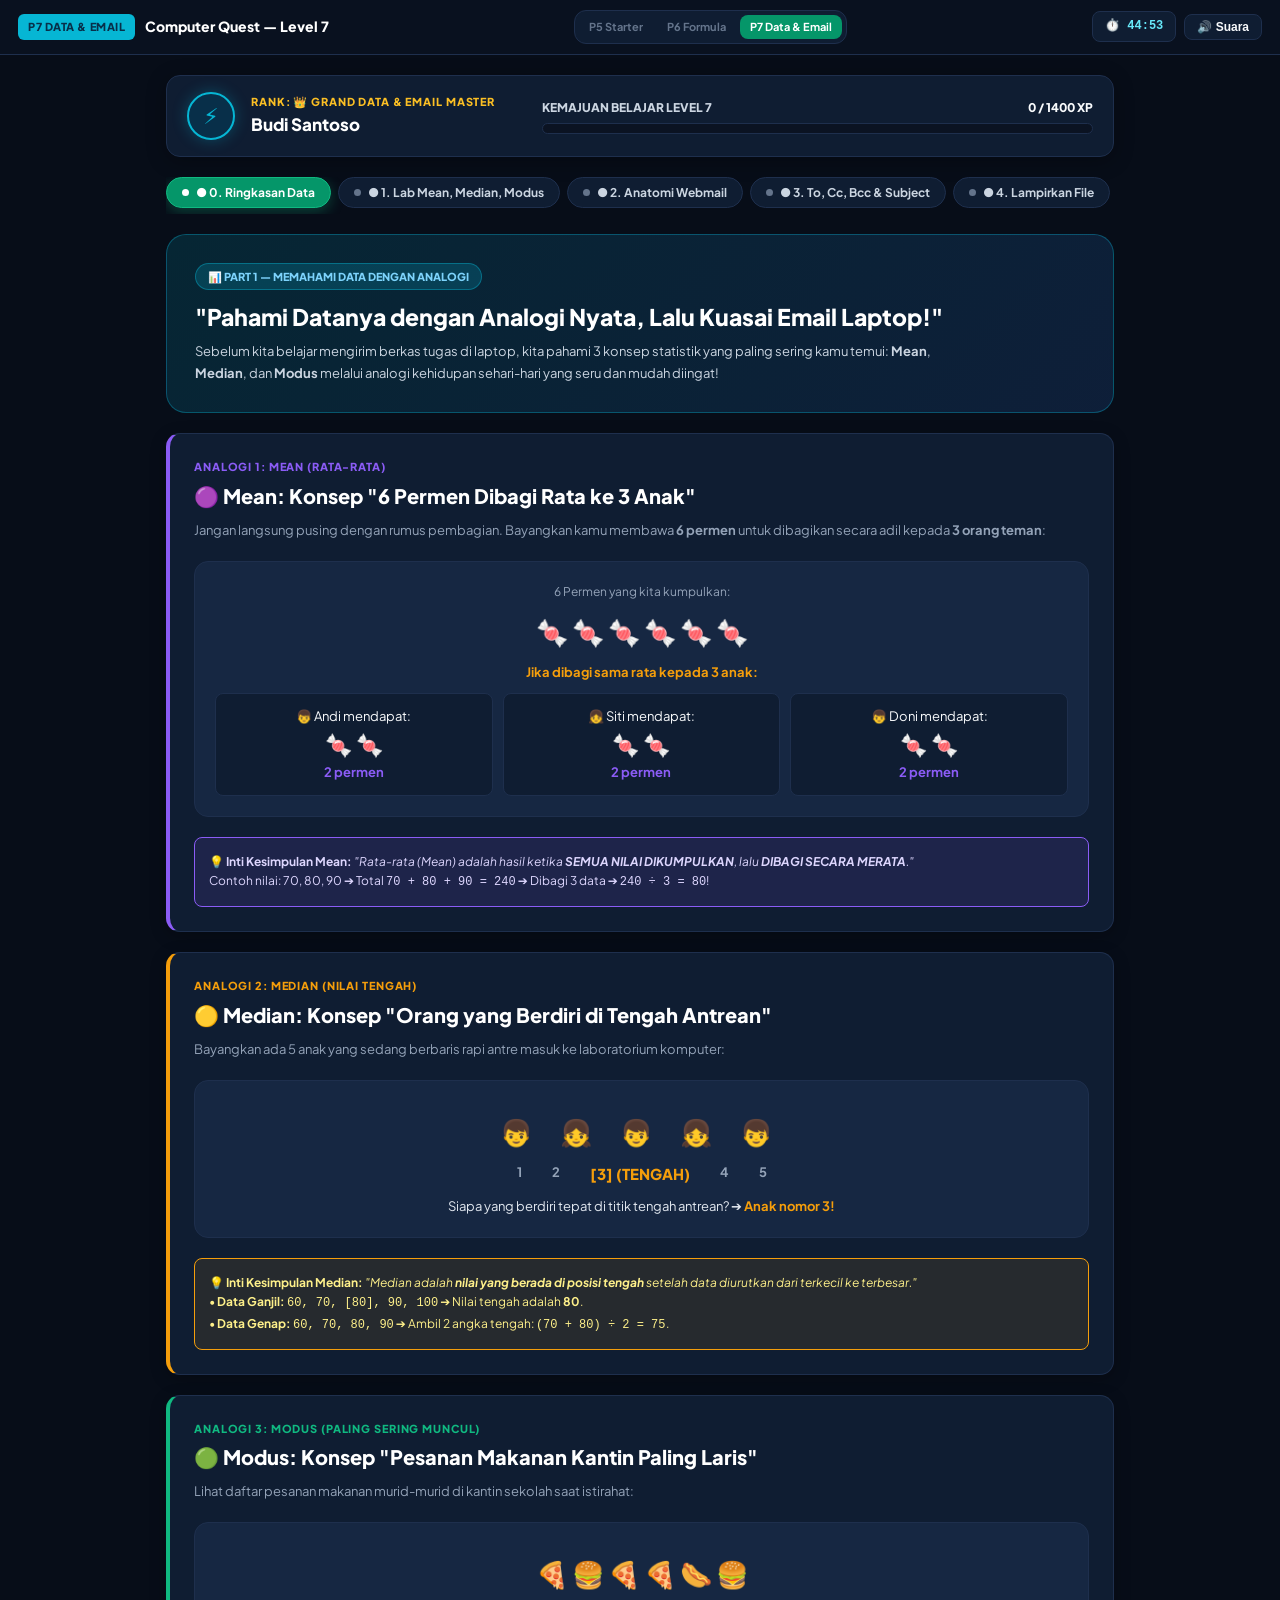
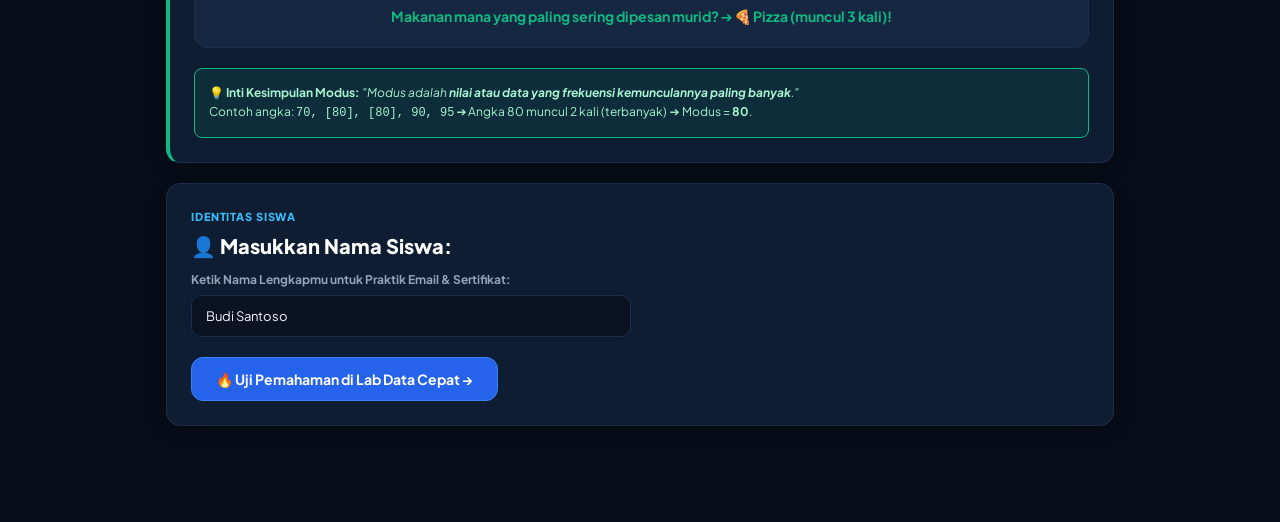
<file: pertemuan7/pertemuan7.html>
<!DOCTYPE html>
<html lang="id">
<head>
<meta charset="UTF-8">
<meta name="viewport" content="width=device-width, initial-scale=1.0">
<title>Computer Quest — Level 7: Data & Email di Laptop</title>
<meta name="description" content="Modul belajar interaktif siswa: Memahami data (Mean, Median, Modus) dan praktik langsung Webmail laptop, To, Cc, Bcc, Attachment File Explorer, Final Boss, dan Jurnal Refleksi." />
<style>
@import url('https://fonts.googleapis.com/css2?family=Plus+Jakarta+Sans:wght@400;500;600;700;800;900&display=swap');

:root {
  --bg: #070d18;
  --surface: #0f1d32;
  --surface-2: #162742;
  --surface-3: #1e3559;
  --input-bg: #0b1322;
  --border: #1e2f4d;
  --border-light: #2d456e;
  --cyan: #06b6d4;
  --blue: #3b82f6;
  --green: #10b981;
  --green-btn: #22c55e;
  --green-btn-hover: #16a34a;
  --yellow: #f59e0b;
  --purple: #8b5cf6;
  --red: #ef4444;
  --text: #f8fafc;
  --text-dim: #94a3b8;
  --muted: #64748b;
  --radius-sm: 8px;
  --radius-md: 14px;
  --radius-lg: 20px;
  --font: 'Plus Jakarta Sans', system-ui, -apple-system, sans-serif;
}

* { box-sizing: border-box; margin: 0; padding: 0; }
html { scroll-behavior: smooth; }
body {
  font-family: var(--font); background: var(--bg); color: var(--text);
  min-height: 100vh; line-height: 1.6; font-size: 14px; overflow-x: hidden;
}

/* ── TOP NAV ── */
.top-nav {
  position: sticky; top: 0; z-index: 100;
  background: rgba(10, 18, 32, 0.95); backdrop-filter: blur(14px);
  border-bottom: 1px solid var(--border);
  padding: 10px 18px; display: flex; align-items: center; justify-content: space-between; gap: 12px;
}
.brand-box { display: flex; align-items: center; gap: 10px; }
.brand-badge {
  background: var(--cyan); color: #082f49; font-size: 11px; font-weight: 900;
  padding: 4px 10px; border-radius: 6px; letter-spacing: 0.05em; text-transform: uppercase;
}
.brand-info h1 { font-size: 14px; font-weight: 800; color: #fff; line-height: 1.2; }
.breadcrumbs {
  display: flex; align-items: center; gap: 4px; background: var(--surface);
  border: 1px solid var(--border); padding: 4px; border-radius: 12px; font-size: 11px; font-weight: 700;
}
.crumb { padding: 3px 10px; border-radius: 8px; color: var(--muted); }
.crumb.active { background: #059669; color: #fff; }
.nav-actions { display: flex; align-items: center; gap: 8px; }
.timer-pill {
  background: var(--surface); border: 1px solid var(--border); color: #67e8f9;
  font-family: monospace; font-size: 12px; font-weight: 800; padding: 5px 12px; border-radius: 8px;
}
.audio-btn {
  background: var(--surface); border: 1px solid var(--border); color: var(--text);
  padding: 5px 12px; border-radius: 8px; font-size: 12px; font-weight: 700; cursor: pointer;
  transition: all 0.2s; display: flex; align-items: center; gap: 4px;
}
.audio-btn:hover { border-color: var(--cyan); }

.container { max-width: 980px; margin: 0 auto; padding: 1.25rem 1rem 5rem; }

/* ── PROFILE & XP ── */
.profile-card {
  background: var(--surface); border: 1px solid var(--border); border-radius: var(--radius-md);
  padding: 16px 20px; margin-bottom: 1.25rem; display: flex; align-items: center; gap: 16px; flex-wrap: wrap;
  box-shadow: 0 4px 20px rgba(0,0,0,0.3);
}
.avatar-display {
  width: 48px; height: 48px; border-radius: 50%; background: #082f49;
  border: 2px solid var(--cyan); display: flex; align-items: center; justify-content: center;
  font-size: 22px; color: var(--cyan); cursor: pointer; box-shadow: 0 0 15px rgba(6, 182, 212, 0.3);
  transition: transform 0.2s;
}
.avatar-display:hover { transform: scale(1.06); }
.hero-details { flex: 1; min-width: 180px; }
.hero-rank { font-size: 11px; font-weight: 900; color: #fbbf24; letter-spacing: 0.08em; }
.hero-name { font-size: 17px; font-weight: 900; color: #fff; cursor: pointer; }
.xp-wrapper { flex: 2; min-width: 240px; }
.xp-labels { display: flex; justify-content: space-between; font-size: 12px; font-weight: 800; margin-bottom: 6px; }
.xp-track { height: 11px; background: var(--input-bg); border: 1px solid var(--border); border-radius: 20px; overflow: hidden; }
.xp-fill {
  height: 100%; width: 0%; background: linear-gradient(90deg, var(--cyan), #10b981, #f59e0b);
  border-radius: 20px; transition: width 0.5s cubic-bezier(0.34, 1.56, 0.64, 1);
}

/* ── TABS ── */
.nav-tabs {
  display: flex; gap: 7px; margin-bottom: 1.25rem; overflow-x: auto; padding-bottom: 6px; scrollbar-width: none;
}
.nav-tabs::-webkit-scrollbar { display: none; }
.nav-tab {
  background: var(--surface); border: 1px solid var(--border); color: #cbd5e1;
  padding: 7px 15px; border-radius: 24px; font-size: 12px; font-weight: 700;
  cursor: pointer; white-space: nowrap; display: flex; align-items: center; gap: 7px;
  transition: all 0.2s; font-family: inherit;
}
.nav-tab:hover { border-color: var(--cyan); color: #fff; }
.nav-tab.active {
  background: #059669; color: #fff; border-color: #10b981;
  box-shadow: 0 4px 14px rgba(16, 185, 129, 0.3);
}
.nav-tab.completed { border-color: #059669; color: #34d399; }
.dot-indicator { width: 7px; height: 7px; border-radius: 50%; background: var(--muted); }
.nav-tab.active .dot-indicator { background: #fff; }
.nav-tab.completed .dot-indicator { background: #34d399; }

/* ── CARDS ── */
.card {
  background: var(--surface); border: 1px solid var(--border);
  border-radius: var(--radius-md); padding: 1.5rem; margin-bottom: 1.25rem;
  box-shadow: 0 4px 16px rgba(0,0,0,0.25);
}
.card-tag { font-size: 11px; font-weight: 900; color: #38bdf8; letter-spacing: 0.08em; text-transform: uppercase; margin-bottom: 4px; }
.card-title { font-size: 20px; font-weight: 900; color: #fff; margin-bottom: 8px; display: flex; align-items: center; gap: 8px; }
.card-lead { font-size: 13px; color: var(--text-dim); margin-bottom: 1.25rem; line-height: 1.6; }

.hero-banner {
  background: linear-gradient(135deg, rgba(6, 182, 212, 0.15) 0%, rgba(59, 130, 246, 0.15) 100%);
  border: 1px solid rgba(6, 182, 212, 0.35); border-radius: var(--radius-lg);
  padding: 1.75rem; margin-bottom: 1.25rem;
}
.hero-tag-chip {
  display: inline-flex; align-items: center; gap: 6px; background: rgba(6, 182, 212, 0.2);
  border: 1px solid rgba(6, 182, 212, 0.4); color: #7dd3fc; font-size: 11px;
  font-weight: 800; padding: 4px 12px; border-radius: 20px; margin-bottom: 12px;
}
.hero-banner h2 { font-size: 23px; font-weight: 900; margin-bottom: 8px; line-height: 1.3; color: #fff; }
.hero-banner p { font-size: 13px; color: #cbd5e1; line-height: 1.7; max-width: 760px; }

/* ── DATA STATS CARDS ── */
.data-cards-grid { display: grid; grid-template-columns: repeat(auto-fit, minmax(210px, 1fr)); gap: 12px; margin: 1rem 0; }
.stat-box {
  background: var(--surface-2); border: 2px solid var(--border); border-radius: var(--radius-md);
  padding: 16px; text-align: center;
}
.stat-box.mean { border-color: var(--purple); }
.stat-box.median { border-color: var(--yellow); }
.stat-box.mode { border-color: var(--green); }
.stat-badge { font-size: 10px; font-weight: 800; padding: 3px 8px; border-radius: 12px; display: inline-block; margin-bottom: 6px; }

.visual-box {
  background: var(--surface-2); border: 1px solid var(--border);
  border-radius: var(--radius-md); padding: 1.25rem; margin-bottom: 1.25rem; text-align: center;
}
.emoji-row { display: flex; justify-content: center; gap: 10px; font-size: 26px; margin: 10px 0; flex-wrap: wrap; }
.group-grid { display: grid; grid-template-columns: repeat(auto-fit, minmax(170px, 1fr)); gap: 10px; margin-top: 10px; }
.group-item {
  background: var(--surface); border: 1px solid var(--border); border-radius: var(--radius-sm);
  padding: 12px; text-align: center; font-size: 13px;
}

/* ── LAPTOP DESKTOP MOCKUP ── */
.laptop-window {
  background: #0f172a; border: 1px solid var(--border); border-radius: 12px;
  overflow: hidden; box-shadow: 0 10px 30px rgba(0,0,0,0.5); margin-bottom: 1.25rem;
}
.window-titlebar {
  background: #1e293b; padding: 8px 14px; display: flex; align-items: center; justify-content: space-between;
  border-bottom: 1px solid var(--border); font-size: 12px; font-weight: 600; color: #94a3b8;
}
.window-dots { display: flex; gap: 6px; }
.window-dot { width: 11px; height: 11px; border-radius: 50%; }
.dot-red { background: #ef4444; }
.dot-yellow { background: #f59e0b; }
.dot-green { background: #10b981; }

.webmail-layout { display: grid; grid-template-columns: 200px 1fr; min-height: 360px; }
.webmail-sidebar { background: #111e33; border-right: 1px solid var(--border); padding: 14px 10px; }
.compose-btn-main {
  background: #2563eb; color: #fff; width: 100%; border: none; padding: 10px 14px;
  border-radius: 20px; font-size: 12px; font-weight: 800; cursor: pointer;
  display: flex; align-items: center; justify-content: center; gap: 8px; margin-bottom: 14px;
  box-shadow: 0 4px 12px rgba(37, 99, 235, 0.3); transition: all 0.2s;
}
.compose-btn-main:hover { background: #1d4ed8; }
.mail-nav-item {
  padding: 8px 12px; border-radius: 8px; font-size: 12px; font-weight: 600; color: #cbd5e1;
  display: flex; align-items: center; justify-content: space-between; cursor: pointer; margin-bottom: 4px;
}
.mail-nav-item.active { background: rgba(59, 130, 246, 0.2); color: #60a5fa; font-weight: 700; }
.webmail-content { background: #0b1322; padding: 16px; }

/* ── MODAL POPUP COMPOSE ── */
.compose-modal {
  background: var(--surface); border: 1px solid var(--border); border-radius: 12px;
  box-shadow: 0 8px 30px rgba(0,0,0,0.6); overflow: hidden;
}
.modal-header {
  background: #09111e; padding: 10px 14px; display: flex; align-items: center; justify-content: space-between;
  font-size: 12px; font-weight: 800; border-bottom: 1px solid var(--border); color: #e2e8f0;
}
.compose-row {
  display: flex; align-items: center; padding: 8px 14px; border-bottom: 1px solid var(--border);
  font-size: 13px; gap: 10px;
}
.compose-label { color: #94a3b8; width: 65px; font-weight: 700; flex-shrink: 0; font-size: 12px; }
.compose-input {
  flex: 1; background: transparent; border: none; outline: none; color: #f1f5f9;
  font-family: inherit; font-size: 13px;
}
.toggle-cc-btn {
  font-size: 11px; color: #38bdf8; cursor: pointer; background: transparent; border: none;
  font-weight: 800; padding: 2px 6px; border-radius: 4px;
}
.compose-textarea {
  width: 100%; min-height: 130px; background: transparent; border: none; outline: none;
  color: #f1f5f9; padding: 14px; font-family: inherit; font-size: 13px; resize: vertical; line-height: 1.6;
}
.compose-toolbar {
  background: #09111e; border-top: 1px solid var(--border); padding: 10px 14px;
  display: flex; align-items: center; justify-content: space-between; gap: 10px; flex-wrap: wrap;
}
.tool-icon-btn {
  background: var(--surface-2); border: 1px solid var(--border); color: #cbd5e1;
  padding: 6px 12px; border-radius: 6px; font-size: 12px; font-weight: 700; cursor: pointer;
  display: inline-flex; align-items: center; gap: 6px;
}
.tool-icon-btn:hover { border-color: var(--cyan); color: #fff; }
.attachment-pill {
  display: inline-flex; align-items: center; gap: 8px; background: rgba(59, 130, 246, 0.2);
  border: 1px solid #3b82f6; color: #93c5fd; padding: 4px 10px; border-radius: 6px;
  font-size: 11px; font-weight: 700; margin: 8px 14px;
}

/* ── FILE EXPLORER SIMULATOR ── */
.explorer-modal {
  background: var(--surface-2); border: 1px solid var(--border); border-radius: 10px;
  padding: 16px; margin: 12px 14px; display: none; box-shadow: 0 4px 20px rgba(0,0,0,0.5);
}
.explorer-grid { display: grid; grid-template-columns: repeat(auto-fill, minmax(130px, 1fr)); gap: 10px; margin: 12px 0; }
.file-item {
  background: var(--surface); border: 1px solid var(--border); border-radius: 8px; padding: 10px;
  text-align: center; cursor: pointer; transition: all 0.2s;
}
.file-item:hover { border-color: var(--cyan); transform: translateY(-2px); }
.file-item.selected { border-color: #10b981; background: rgba(16, 185, 129, 0.15); }
.file-icon { font-size: 26px; margin-bottom: 4px; }
.file-name { font-size: 11px; font-weight: 700; word-break: break-all; }

/* ── BUTTONS ── */
.btn {
  background: var(--surface-2); border: 1px solid var(--border); color: var(--text);
  padding: 8px 16px; border-radius: var(--radius-sm); font-size: 13px; font-weight: 700;
  cursor: pointer; display: inline-flex; align-items: center; gap: 6px; transition: all 0.2s; font-family: inherit;
}
.btn:hover { border-color: var(--cyan); }
.btn-primary { background: #2563eb; color: #fff; border-color: #3b82f6; }
.btn-primary:hover { background: #1d4ed8; }
.btn-green { background: var(--green-btn); color: #052e16; border-color: var(--green-btn); font-weight: 900; }
.btn-green:hover { background: var(--green-btn-hover); }
.btn-yellow { background: var(--yellow); color: #1e1202; border-color: var(--yellow); font-weight: 900; }
.btn-lg { padding: 12px 24px; font-size: 14px; border-radius: 12px; }

.nav-buttons-row { display: flex; justify-content: space-between; align-items: center; margin-top: 1.5rem; gap: 10px; }

/* ── QUIZ / FEEDBACK ── */
.quiz-grid { display: grid; grid-template-columns: 1fr 1fr; gap: 10px; margin-top: 1rem; }
.quiz-btn {
  background: var(--surface-2); border: 1px solid var(--border); color: var(--text);
  padding: 12px 14px; border-radius: var(--radius-sm); font-size: 12px; font-weight: 600;
  text-align: left; cursor: pointer; transition: all 0.2s; font-family: inherit;
}
.quiz-btn:hover { border-color: var(--cyan); }
.quiz-btn.correct { background: rgba(16, 185, 129, 0.2); border-color: #10b981; color: #34d399; font-weight: 800; }
.quiz-btn.wrong { background: rgba(239, 68, 68, 0.2); border-color: #ef4444; color: #f87171; }
.feedback-box { margin-top: 12px; padding: 12px 16px; border-radius: var(--radius-sm); font-size: 13px; display: none; }
.feedback-box.show { display: block; animation: fadeIn 0.2s ease-out; }
.feedback-box.ok { background: rgba(16, 185, 129, 0.12); border: 1px solid #10b981; color: #34d399; }
.feedback-box.bad { background: rgba(239, 68, 68, 0.12); border: 1px solid #ef4444; color: #f87171; }

/* ── CERTIFICATE ── */
.cert-card {
  background: radial-gradient(circle at center, #0f274a 0%, #070d18 100%);
  border: 3px solid var(--cyan); border-radius: var(--radius-lg); padding: 2.5rem 1.5rem;
  text-align: center; position: relative; box-shadow: 0 0 45px rgba(6, 182, 212, 0.25);
}
.cert-title { font-size: 22px; font-weight: 900; color: #38bdf8; letter-spacing: 0.05em; margin: 8px 0; }
.cert-badge { font-size: 18px; font-weight: 900; color: #fff; margin-bottom: 12px; }

/* ── JURNAL REFLEKSI (MATCHING SCREENSHOT) ── */
.reflection-card {
  background: var(--surface); border: 1px solid var(--border); border-radius: 16px;
  padding: 1.75rem; box-shadow: 0 8px 24px rgba(0,0,0,0.3); margin-bottom: 1.5rem;
}
.ref-input {
  width: 100%; background: var(--input-bg); border: 1px solid var(--border); border-radius: 10px;
  padding: 12px 14px; font-family: inherit; font-size: 13px; color: #f1f5f9; outline: none;
  transition: border-color 0.2s;
}
.ref-input:focus { border-color: #38bdf8; }
.ref-input::placeholder { color: #475569; }

.slider-container { display: flex; align-items: center; gap: 14px; margin-top: 6px; }
.ref-slider {
  flex: 1; height: 7px; -webkit-appearance: none; appearance: none;
  background: #1e293b; border-radius: 8px; outline: none; cursor: pointer;
}
.ref-slider::-webkit-slider-thumb {
  -webkit-appearance: none; appearance: none; width: 20px; height: 20px; border-radius: 50%;
  background: #0284c7; cursor: pointer; border: 2px solid #fff; box-shadow: 0 0 10px rgba(2, 132, 199, 0.6);
}
.ref-slider::-moz-range-thumb {
  width: 20px; height: 20px; border-radius: 50%;
  background: #0284c7; cursor: pointer; border: 2px solid #fff;
}

.xp-toast {
  position: fixed; bottom: 24px; right: 24px; background: rgba(16, 185, 129, 0.95);
  color: #fff; font-weight: 800; font-size: 13px; padding: 8px 18px; border-radius: 20px;
  box-shadow: 0 4px 16px rgba(0,0,0,0.3); z-index: 1000; animation: toastIn 0.3s ease-out;
}
@keyframes toastIn { from { transform: translateY(20px); opacity: 0; } to { transform: translateY(0); opacity: 1; } }
@keyframes fadeIn { from { opacity: 0; transform: translateY(6px); } to { opacity: 1; transform: translateY(0); } }

.screen-pane { display: none; animation: fadeIn 0.25s ease-out; }
.screen-pane.active { display: block; }

#confettiCanvas { position: fixed; inset: 0; pointer-events: none; z-index: 999; }
@media (max-width: 700px) {
  .webmail-layout { grid-template-columns: 1fr; }
  .webmail-sidebar { display: none; }
  .quiz-grid { grid-template-columns: 1fr; }
  .profile-card { flex-direction: column; align-items: flex-start; }
  .breadcrumbs { display: none; }
}
</style>
</head>
<body>

<canvas id="confettiCanvas"></canvas>

<!-- TOP NAV (MATCHING SCREENSHOT) -->
<nav class="top-nav">
  <div class="brand-box">
    <span class="brand-badge">P7 DATA & EMAIL</span>
    <div class="brand-info">
      <h1>Computer Quest — Level 7</h1>
    </div>
  </div>

  <div class="breadcrumbs">
    <span class="crumb">P5 Starter</span>
    <span class="crumb">P6 Formula</span>
    <span class="crumb active">P7 Data & Email</span>
  </div>

  <div class="nav-actions">
    <div class="timer-pill">⏱️ 44:53</div>
    <button class="audio-btn" id="audioToggle" onclick="toggleAudio()">🔊 Suara</button>
  </div>
</nav>

<main class="container">

  <!-- PROFILE & XP (MATCHING SCREENSHOT) -->
  <header class="profile-card">
    <div class="avatar-display" id="playerAvatar" onclick="promptChangeName()" title="Ganti Nama Siswa">⚡</div>
    <div class="hero-details">
      <div class="hero-rank" id="rankBadge">RANK: 👑 GRAND DATA & EMAIL MASTER</div>
      <div class="hero-name" id="playerName" onclick="promptChangeName()">Budi Santoso</div>
    </div>
    <div class="xp-wrapper">
      <div class="xp-labels">
        <span style="color:#cbd5e1;">KEMAJUAN BELAJAR LEVEL 7</span>
        <span id="xpText" style="color:#f8fafc;font-weight:900;">0 / 1400 XP</span>
      </div>
      <div class="xp-track">
        <div class="xp-fill" id="xpBarFill"></div>
      </div>
    </div>
  </header>

  <!-- NAVIGATION TABS (MATCHING SCREENSHOT GREEN PILL STYLE) -->
  <nav class="nav-tabs" id="navTabsContainer">
    <button class="nav-tab active" onclick="switchSection(0)"><span class="dot-indicator"></span>● 0. Ringkasan Data</button>
    <button class="nav-tab" onclick="switchSection(1)"><span class="dot-indicator"></span>● 1. Lab Mean, Median, Modus</button>
    <button class="nav-tab" onclick="switchSection(2)"><span class="dot-indicator"></span>● 2. Anatomi Webmail</button>
    <button class="nav-tab" onclick="switchSection(3)"><span class="dot-indicator"></span>● 3. To, Cc, Bcc & Subject</button>
    <button class="nav-tab" onclick="switchSection(4)"><span class="dot-indicator"></span>● 4. Lampirkan File</button>
    <button class="nav-tab" onclick="switchSection(5)"><span class="dot-indicator"></span>● 5. Simulator Webmail</button>
    <button class="nav-tab" onclick="switchSection(6)"><span class="dot-indicator"></span>● 6. Download & Reply</button>
    <button class="nav-tab" onclick="switchSection(7)"><span class="dot-indicator"></span>● 7. Detektif Error</button>
    <button class="nav-tab" onclick="switchSection(8)"><span class="dot-indicator"></span>● 8. Final Boss & Sertifikat</button>
    <button class="nav-tab" onclick="switchSection(9)"><span class="dot-indicator"></span>● 9. Jurnal Refleksi</button>
  </nav>

  <!-- ═════════════════════════════════════════════
       SECTION 0: ANALOGI DATA & KONSEP STATISTIK
  ═════════════════════════════════════════════ -->
  <section class="screen-pane active" id="sec0">
    <div class="hero-banner">
      <div class="hero-tag-chip">📊 PART 1 — MEMAHAMI DATA DENGAN ANALOGI</div>
      <h2>"Pahami Datanya dengan Analogi Nyata, Lalu Kuasai Email Laptop!"</h2>
      <p>
        Sebelum kita belajar mengirim berkas tugas di laptop, kita pahami 3 konsep statistik yang paling sering kamu temui: <strong>Mean</strong>, <strong>Median</strong>, dan <strong>Modus</strong> melalui analogi kehidupan sehari-hari yang seru dan mudah diingat!
      </p>
    </div>

    <!-- ANALOGI 1: MEAN -->
    <div class="card" style="border-left: 4px solid var(--purple);">
      <div class="card-tag" style="color:var(--purple);">ANALOGI 1: MEAN (RATA-RATA)</div>
      <div class="card-title">🟣 Mean: Konsep "6 Permen Dibagi Rata ke 3 Anak"</div>
      <div class="card-lead">
        Jangan langsung pusing dengan rumus pembagian. Bayangkan kamu membawa <strong>6 permen</strong> untuk dibagikan secara adil kepada <strong>3 orang teman</strong>:
      </div>

      <div class="visual-box">
        <div style="font-size:12px;color:var(--text-dim);margin-bottom:4px;">6 Permen yang kita kumpulkan:</div>
        <div class="emoji-row">🍬 🍬 🍬 🍬 🍬 🍬</div>
        <div style="font-weight:700;color:var(--yellow);margin:8px 0;font-size:13px;">Jika dibagi sama rata kepada 3 anak:</div>
        <div class="group-grid">
          <div class="group-item">👦 Andi mendapat:<br><span style="font-size:22px;">🍬 🍬</span><br><b style="color:var(--purple);">2 permen</b></div>
          <div class="group-item">👧 Siti mendapat:<br><span style="font-size:22px;">🍬 🍬</span><br><b style="color:var(--purple);">2 permen</b></div>
          <div class="group-item">👦 Doni mendapat:<br><span style="font-size:22px;">🍬 🍬</span><br><b style="color:var(--purple);">2 permen</b></div>
        </div>
      </div>

      <div style="background:rgba(139,92,246,0.12);border:1px solid var(--purple);border-radius:var(--radius-sm);padding:14px;font-size:12px;color:#ddd6fe;">
        💡 <strong>Inti Kesimpulan Mean:</strong> <i>"Rata-rata (Mean) adalah hasil ketika <strong>SEMUA NILAI DIKUMPULKAN</strong>, lalu <strong>DIBAGI SECARA MERATA</strong>."</i><br>
        Contoh nilai: 70, 80, 90 ➔ Total <code>70 + 80 + 90 = 240</code> ➔ Dibagi 3 data ➔ <code>240 ÷ 3 = 80</code>!
      </div>
    </div>

    <!-- ANALOGI 2: MEDIAN -->
    <div class="card" style="border-left: 4px solid var(--yellow);">
      <div class="card-tag" style="color:var(--yellow);">ANALOGI 2: MEDIAN (NILAI TENGAH)</div>
      <div class="card-title">🟡 Median: Konsep "Orang yang Berdiri di Tengah Antrean"</div>
      <div class="card-lead">
        Bayangkan ada 5 anak yang sedang berbaris rapi antre masuk ke laboratorium komputer:
      </div>

      <div class="visual-box">
        <div class="emoji-row" style="letter-spacing:12px;">👦 👧 👦 👧 👦</div>
        <div style="display:flex;justify-content:center;gap:30px;font-weight:bold;color:var(--text-dim);font-size:13px;">
          <span>1</span><span>2</span><span style="color:var(--yellow);font-size:15px;font-weight:900;">[3] (TENGAH)</span><span>4</span><span>5</span>
        </div>
        <div style="margin-top:10px;font-size:13px;color:#e2e8f0;">
          Siapa yang berdiri tepat di titik tengah antrean? ➔ <strong style="color:var(--yellow);">Anak nomor 3!</strong>
        </div>
      </div>

      <div style="background:rgba(245,158,11,0.1);border:1px solid var(--yellow);border-radius:var(--radius-sm);padding:14px;font-size:12px;color:#fef08a;">
        💡 <strong>Inti Kesimpulan Median:</strong> <i>"Median adalah <strong>nilai yang berada di posisi tengah</strong> setelah data diurutkan dari terkecil ke terbesar."</i><br>
        • <strong>Data Ganjil:</strong> <code>60, 70, [80], 90, 100</code> ➔ Nilai tengah adalah <b>80</b>.<br>
        • <strong>Data Genap:</strong> <code>60, 70, 80, 90</code> ➔ Ambil 2 angka tengah: <code>(70 + 80) ÷ 2 = 75</code>.
      </div>
    </div>

    <!-- ANALOGI 3: MODUS -->
    <div class="card" style="border-left: 4px solid var(--green);">
      <div class="card-tag" style="color:var(--green);">ANALOGI 3: MODUS (PALING SERING MUNCUL)</div>
      <div class="card-title">🟢 Modus: Konsep "Pesanan Makanan Kantin Paling Laris"</div>
      <div class="card-lead">
        Lihat daftar pesanan makanan murid-murid di kantin sekolah saat istirahat:
      </div>

      <div class="visual-box">
        <div class="emoji-row" style="gap:16px;">🍕 🍔 🍕 🍕 🌭 🍔</div>
        <div style="font-weight:700;color:var(--green);font-size:14px;margin-top:6px;">
          Makanan mana yang paling sering dipesan murid? ➔ 🍕 Pizza (muncul 3 kali)!
        </div>
      </div>

      <div style="background:rgba(16,185,129,0.1);border:1px solid var(--green);border-radius:var(--radius-sm);padding:14px;font-size:12px;color:#a7f3d0;">
        💡 <strong>Inti Kesimpulan Modus:</strong> <i>"Modus adalah <strong>nilai atau data yang frekuensi kemunculannya paling banyak</strong>."</i><br>
        Contoh angka: <code>70, [80], [80], 90, 95</code> ➔ Angka 80 muncul 2 kali (terbanyak) ➔ Modus = <b>80</b>.
      </div>
    </div>

    <!-- IDENTITAS SISWA -->
    <div class="card">
      <div class="card-tag">IDENTITAS SISWA</div>
      <div class="card-title">👤 Masukkan Nama Siswa:</div>
      <div style="margin-bottom:1.25rem;">
        <label style="font-size:12px;font-weight:700;color:var(--text-dim);display:block;margin-bottom:6px;">Ketik Nama Lengkapmu untuk Praktik Email & Sertifikat:</label>
        <input type="text" id="studentNameInput" placeholder="Contoh: Budi Santoso" value="Budi Santoso" oninput="updateStudentName(this.value)" class="ref-input" style="max-width:440px;">
      </div>
      <button class="btn btn-primary btn-lg" onclick="startLearning()">🔥 Uji Pemahaman di Lab Data Cepat →</button>
    </div>
  </section>

  <!-- ═════════════════════════════════════════════
       SECTION 1: LAB DATA CEPAT (INTERAKTIF)
  ═════════════════════════════════════════════ -->
  <section class="screen-pane" id="sec1">
    <div class="card">
      <div class="card-tag">LABORATORIUM HITUNG MANDIRI</div>
      <div class="card-title">🧪 Uji Cepat: Analisis Data Nilai [ 60, 70, 70, 80, 90 ]</div>
      <div class="card-lead">Ketik jawabanmu pada kotak di bawah ini untuk membuktikan pemahamanmu:</div>

      <div style="background:var(--surface-2);border-radius:var(--radius-md);padding:18px;margin-bottom:1.25rem;border:1px solid var(--border);">
        <div style="display:grid;grid-template-columns:repeat(auto-fit,minmax(210px,1fr));gap:14px;">
          <div>
            <label style="font-size:12px;font-weight:bold;color:var(--purple);display:block;margin-bottom:4px;">1. MEAN (Rata-rata):</label>
            <div style="font-size:11px;color:var(--text-dim);margin-bottom:4px;">Total 370 ÷ 5 data = ?</div>
            <input type="number" id="quickMean" placeholder="Hasil Mean..." class="ref-input">
          </div>
          <div>
            <label style="font-size:12px;font-weight:bold;color:var(--yellow);display:block;margin-bottom:4px;">2. MEDIAN (Nilai Tengah):</label>
            <div style="font-size:11px;color:var(--text-dim);margin-bottom:4px;">Angka urutan ke-3 (tengah) = ?</div>
            <input type="number" id="quickMedian" placeholder="Hasil Median..." class="ref-input">
          </div>
          <div>
            <label style="font-size:12px;font-weight:bold;color:var(--green);display:block;margin-bottom:4px;">3. MODUS (Paling Sering):</label>
            <div style="font-size:11px;color:var(--text-dim);margin-bottom:4px;">Angka yang muncul 2 kali = ?</div>
            <input type="number" id="quickModus" placeholder="Hasil Modus..." class="ref-input">
          </div>
        </div>
        <div style="margin-top:14px;text-align:right;">
          <button class="btn btn-primary" onclick="verifyQuickData()">Periksa Hasil Analisis Data</button>
        </div>
        <div id="quickDataFeedback" class="feedback-box"></div>
      </div>
    </div>

    <!-- SELESAI PART DATA ➔ MASUK EMAIL -->
    <div id="dataDoneBanner" style="display:none;" class="card" style="background:linear-gradient(135deg,rgba(16,185,129,0.15),rgba(59,130,246,0.15));border-color:var(--green);text-align:center;padding:1.5rem;">
      <div style="font-size:28px;margin-bottom:6px;">🎉 📊 🚀</div>
      <div style="font-size:16px;font-weight:900;color:var(--green);margin-bottom:4px;">DATA SELESAI DENGAN SEMPURNA!</div>
      <p style="font-size:12px;color:#cbd5e1;max-width:560px;margin:0 auto 12px;">
        Sekarang kamu sudah paham konsep Mean, Median, dan Modus. Mari kita eksplorasi <strong>bagaimana menggunakan Email di laptop secara nyata!</strong>
      </p>
      <button class="btn btn-green" onclick="switchSection(2)">LANJUT KE IMPLEMENTASI EMAIL DI LAPTOP →</button>
    </div>

    <div class="nav-buttons-row">
      <button class="btn" onclick="switchSection(0)">← Ringkasan</button>
      <button class="btn btn-primary" onclick="switchSection(2)">Lanjut ke Email di Laptop →</button>
    </div>
  </section>

  <!-- ═════════════════════════════════════════════
       SECTION 2: ANATOMI WEBMAIL DI LAPTOP
  ═════════════════════════════════════════════ -->
  <section class="screen-pane" id="sec2">
    <div class="hero-banner">
      <div class="hero-tag-chip">💻 EMAIL IMPLEMENTATION DI LAPTOP</div>
      <h2>Bagaimana Cara Membuka & Menggunakan Email di Laptop?</h2>
      <p>
        Di laptop atau komputer sekolah, kita menggunakan <strong>Webmail</strong> (seperti Gmail di Google Chrome atau Outlook di Microsoft Edge). Mari kita pelajari tata letak layarnya!
      </p>
    </div>

    <div class="card">
      <div class="card-tag">ANTARMUKA LAPTOP</div>
      <div class="card-title">🖥️ Anatomi Layar Webmail di Browser Laptop</div>
      <div class="card-lead">Perhatikan bagian-bagian penting jendela email laptop di bawah ini:</div>

      <div class="laptop-window">
        <div class="window-titlebar">
          <div class="window-dots">
            <div class="window-dot dot-red"></div>
            <div class="window-dot dot-yellow"></div>
            <div class="window-dot dot-green"></div>
          </div>
          <span>🌐 mail.google.com — Kotak Masuk Siswa</span>
          <span>Google Chrome</span>
        </div>
        <div class="webmail-layout">
          <div class="webmail-sidebar">
            <button class="compose-btn-main" onclick="switchSection(5)">
              <span>✏️</span> Tulis (Compose)
            </button>
            <div class="mail-nav-item active"><span>📥 Kotak Masuk</span> <b>4</b></div>
            <div class="mail-nav-item"><span>⭐ Berbintang</span></div>
            <div class="mail-nav-item"><span>📤 Terkirim (Sent)</span></div>
            <div class="mail-nav-item"><span>📝 Draf (Drafts)</span> <b>1</b></div>
            <div class="mail-nav-item"><span>🗑️ Sampah</span></div>
          </div>
          <div class="webmail-content">
            <div style="font-size:11px;font-weight:bold;color:#38bdf8;margin-bottom:10px;text-transform:uppercase;">DAFTAR EMAIL MASUK TERBARU:</div>
            <div style="background:#1e293b;padding:10px 12px;border-radius:6px;margin-bottom:6px;border-left:3px solid var(--cyan);display:flex;justify-content:space-between;font-size:12px;">
              <div><b>Bu Ratna (Guru Komputer)</b> — <span style="color:#94a3b8;">Pengumuman Tugas Rekap Nilai Excel P6</span></div>
              <span style="color:#94a3b8;">08:30</span>
            </div>
            <div style="background:#1e293b;padding:10px 12px;border-radius:6px;margin-bottom:6px;display:flex;justify-content:space-between;font-size:12px;">
              <div><b>Pak Rudi (Wali Kelas 7A)</b> — <span style="color:#94a3b8;">Jadwal Ulangan Tengah Semester</span></div>
              <span style="color:#94a3b8;">Kemarin</span>
            </div>
          </div>
        </div>
      </div>

      <div class="data-cards-grid">
        <div class="stat-box" style="text-align:left;">
          <div style="color:#38bdf8;font-weight:bold;font-size:12px;">1. Tombol Tulis (Compose)</div>
          <div style="font-size:11px;color:var(--text-dim);margin-top:4px;">Tombol utama untuk memunculkan formulir penulisan surat baru.</div>
        </div>
        <div class="stat-box" style="text-align:left;">
          <div style="color:#38bdf8;font-weight:bold;font-size:12px;">2. Kotak Masuk (Inbox)</div>
          <div style="font-size:11px;color:var(--text-dim);margin-top:4px;">Tempat semua email kiriman guru dan teman masuk dan tersimpan.</div>
        </div>
        <div class="stat-box" style="text-align:left;">
          <div style="color:#38bdf8;font-weight:bold;font-size:12px;">3. Terkirim (Sent)</div>
          <div style="font-size:11px;color:var(--text-dim);margin-top:4px;">Bukti resmi bahwa emailmu benar-benar sudah meluncur ke penerima.</div>
        </div>
        <div class="stat-box" style="text-align:left;">
          <div style="color:#38bdf8;font-weight:bold;font-size:12px;">4. Draf (Drafts)</div>
          <div style="font-size:11px;color:var(--text-dim);margin-top:4px;">Penyelamat! Jika laptop tiba-tiba mati lampu, tulisanmu otomatis tersimpan di sini.</div>
        </div>
      </div>
    </div>

    <div class="nav-buttons-row">
      <button class="btn" onclick="switchSection(1)">← Lab Data</button>
      <button class="btn btn-primary" onclick="switchSection(3)">Lanjut ke Bedah To, Cc, Bcc & Subject →</button>
    </div>
  </section>

  <!-- ═════════════════════════════════════════════
       SECTION 3: BEDAH TO, CC, BCC & SUBJECT
  ═════════════════════════════════════════════ -->
  <section class="screen-pane" id="sec3">
    <div class="card">
      <div class="card-tag">FORMULIR EMAIL</div>
      <div class="card-title">📮 Bedah Kolom Alamat: To, Cc, Bcc & Format Subject</div>
      <div class="card-lead">Di laptop, saat kamu klik "Tulis", ada 3 pilihan penerima yang berbeda fungsinya:</div>

      <div style="display:grid;grid-template-columns:repeat(auto-fit,minmax(230px,1fr));gap:12px;margin-bottom:1.5rem;">
        <div style="background:var(--surface-2);border:1px solid #3b82f6;border-radius:10px;padding:14px;">
          <div style="color:#60a5fa;font-weight:800;font-size:13px;margin-bottom:4px;">1. Kepada (To)</div>
          <div style="font-size:12px;color:var(--text-dim);line-height:1.6;">
            <strong>Penerima Utama</strong> yang wajib membaca dan membalas tugasmu (misal: alamat email guru mata pelajaran).
          </div>
        </div>

        <div style="background:var(--surface-2);border:1px solid #f59e0b;border-radius:10px;padding:14px;">
          <div style="color:#fcd34d;font-weight:800;font-size:13px;margin-bottom:4px;">2. Cc (Carbon Copy / Tembusan)</div>
          <div style="font-size:12px;color:var(--text-dim);line-height:1.6;">
            Orang yang <strong>hanya perlu mengetahui</strong> informasinya sebagai saksi (misal: teman sekelompok). Semua penerima bisa melihat alamat email ini.
          </div>
        </div>

        <div style="background:var(--surface-2);border:1px solid #10b981;border-radius:10px;padding:14px;">
          <div style="color:#6ee7b7;font-weight:800;font-size:13px;margin-bottom:4px;">3. Bcc (Blind Carbon Copy)</div>
          <div style="font-size:12px;color:var(--text-dim);line-height:1.6;">
            Tembusan <strong>RAHASIA</strong>! Alamat email di Bcc tidak akan terlihat oleh penerima lainnya (cocok menjaga privasi teman).
          </div>
        </div>
      </div>

      <div style="background:rgba(59,130,246,0.1);border:1px solid #3b82f6;border-radius:10px;padding:16px;">
        <div style="font-weight:800;color:#93c5fd;font-size:14px;margin-bottom:6px;">
          🏷️ Standar Menulis Subject Email Sekolah / Tugas:
        </div>
        <div style="font-family:monospace;background:var(--input-bg);padding:10px 14px;border-radius:6px;color:#fde047;font-size:12px;margin-bottom:8px;">
          [Kelas] - [Mata Pelajaran] - [Nama Lengkap] - [Judul Tugas]
        </div>
        <div style="font-size:12px;color:var(--text-dim);">
          Contoh: <code>7A - Komputer - Budi Santoso - Tugas Rekap Excel P6</code><br>
          <i>Guru menerima puluhan email setiap hari. Format subject yang rapi membuat tugasmu langsung ditemukan dan cepat dinilai!</i>
        </div>
      </div>
    </div>

    <!-- KUIS CEPAT CC -->
    <div class="card">
      <div class="card-tag">UJI PEMAHAMAN</div>
      <div class="card-title">🧪 Kapan Kamu Harus Menggunakan Fitur "Cc"?</div>
      <div class="quiz-grid">
        <button class="quiz-btn" onclick="checkCcQuiz(this, true)">
          A. Ketika mengirim tugas kelompok ke guru, dan ingin teman sekelompok tahu tugasnya sudah terkirim.
        </button>
        <button class="quiz-btn" onclick="checkCcQuiz(this, false)">
          B. Untuk menghapus email yang salah kirim.
        </button>
        <button class="quiz-btn" onclick="checkCcQuiz(this, false)">
          C. Untuk melampirkan foto rahasia.
        </button>
        <button class="quiz-btn" onclick="checkCcQuiz(this, false)">
          D. Untuk membalas pesan secara otomatis.
        </button>
      </div>
      <div id="ccQuizFeedback" class="feedback-box"></div>
    </div>

    <div class="nav-buttons-row">
      <button class="btn" onclick="switchSection(2)">← Anatomi Webmail</button>
      <button class="btn btn-primary" onclick="switchSection(4)">Lanjut ke Cara Melampirkan File →</button>
    </div>
  </section>

  <!-- ═════════════════════════════════════════════
       SECTION 4: LAMPIRKAN FILE DARI LAPTOP (EXPLORER)
  ═════════════════════════════════════════════ -->
  <section class="screen-pane" id="sec4">
    <div class="card">
      <div class="card-tag">PRAKTIK FILE EXPLORER LAPTOP</div>
      <div class="card-title">📎 Cara Melampirkan File Nyata dari Laptop (Attachment)</div>
      <div class="card-lead">
        Bagaimana berkas Word (`.docx`) atau Excel (`.xlsx`) yang ada di folder laptop bisa masuk ke dalam email?
      </div>

      <div style="display:flex;flex-direction:column;gap:12px;margin-bottom:1.5rem;">
        <div style="background:var(--surface-2);border-radius:10px;padding:14px;border-left:4px solid var(--blue);">
          <b>Langkah 1: Klik Ikon Klip Kertas 📎 di Toolbar Email</b>
          <div style="font-size:12px;color:var(--text-dim);margin-top:2px;">Ikon ini bernama <i>Attach Files</i>. Jendela File Explorer laptop akan terbuka otomatis.</div>
        </div>
        <div style="background:var(--surface-2);border-radius:10px;padding:14px;border-left:4px solid var(--purple);">
          <b>Langkah 2: Navigasi ke Folder Tempat File Disimpan</b>
          <div style="font-size:12px;color:var(--text-dim);margin-top:2px;">Misalnya buka folder <code>Documents ➔ Computer Quest</code>.</div>
        </div>
        <div style="background:var(--surface-2);border-radius:10px;padding:14px;border-left:4px solid var(--yellow);">
          <b>Langkah 3: Pilih File dan Klik "Open"</b>
          <div style="font-size:12px;color:var(--text-dim);margin-top:2px;">Tunggu bilah biru upload selesai hingga nama file berubah menjadi warna biru/hijau.</div>
        </div>
        <div style="background:var(--surface-2);border-radius:10px;padding:14px;border-left:4px solid var(--green);">
          <b>Langkah 4: Perhatikan Batas Ukuran File (Max 25 MB)</b>
          <div style="font-size:12px;color:var(--text-dim);margin-top:2px;">Email standar di laptop membatasi ukuran file maksimal 25 MB. Jika file terlalu besar, gunakan Google Drive / link awan.</div>
        </div>
      </div>
    </div>

    <div class="nav-buttons-row">
      <button class="btn" onclick="switchSection(3)">← Bedah Kolom Alamat</button>
      <button class="btn btn-primary" onclick="switchSection(5)">Masuk ke Simulator Webmail Laptop →</button>
    </div>
  </section>

  <!-- ═════════════════════════════════════════════
       SECTION 5: SIMULATOR WEBMAIL LAPTOP (REALISTIS)
  ═════════════════════════════════════════════ -->
  <section class="screen-pane" id="sec5">
    <div class="card">
      <div class="card-tag">SIMULATOR LENGKAP LAPTOP</div>
      <div class="card-title">🖥️ Simulator Webmail Laptop: Tulis, Attach & Kirim Tugas!</div>
      <div class="card-lead">
        Coba seluruh fiturnya langsung di dalam simulator jendela email laptop di bawah ini:
      </div>

      <div class="compose-modal">
        <div class="modal-header">
          <span>✉️ Pesan Baru — Pengiriman Tugas</span>
          <span style="color:#94a3b8;cursor:pointer;">✕</span>
        </div>

        <div class="compose-row">
          <span class="compose-label">Kepada:</span>
          <input type="text" class="compose-input" id="simTo" value="guru_komputer@sekolah.sch.id" placeholder="Ketik email guru...">
          <button class="toggle-cc-btn" onclick="toggleCcRow()">Cc / Bcc</button>
        </div>

        <div class="compose-row" id="simCcRow" style="display:none;background:#162742;">
          <span class="compose-label" style="color:#fcd34d;">Cc:</span>
          <input type="text" class="compose-input" id="simCc" placeholder="teman_kelompok@sekolah.sch.id (Tembusan)">
        </div>

        <div class="compose-row">
          <span class="compose-label">Subject:</span>
          <input type="text" class="compose-input" id="simSubject" placeholder="Contoh: 7A - Komputer - Budi Santoso - Tugas Rekap Excel P6">
        </div>

        <textarea class="compose-textarea" id="simBody" placeholder="Selamat siang Ibu Ratna,&#10;&#10;Saya ingin mengumpulkan tugas Microsoft Excel kalkulasi data nilai yang sudah dilengkapi fungsi SUM dan AVERAGE. File tugas telah saya lampirkan di bawah.&#10;&#10;Terima kasih banyak, Bu.&#10;Hormat saya,&#10;Budi Santoso (Kelas 7A)"></textarea>

        <div id="simAttachedFilesArea"></div>

        <div class="explorer-modal" id="simExplorerPopup">
          <div style="display:flex;justify-content:space-between;align-items:center;font-size:12px;font-weight:bold;color:#93c5fd;">
            <span>📁 File Explorer — Folder: Documents / Computer Quest</span>
            <span style="cursor:pointer;" onclick="closeExplorer()">✕ Tutup</span>
          </div>
          <div class="explorer-grid">
            <div class="file-item" onclick="selectSimFile('rekap_nilai_p6.xlsx', '18 KB', this)">
              <div class="file-icon">📊</div>
              <div class="file-name">rekap_nilai_p6.xlsx</div>
              <div style="font-size:10px;color:#94a3b8;">18 KB</div>
            </div>
            <div class="file-item" onclick="selectSimFile('makalah_p3.docx', '34 KB', this)">
              <div class="file-icon">📄</div>
              <div class="file-name">makalah_p3.docx</div>
              <div style="font-size:10px;color:#94a3b8;">34 KB</div>
            </div>
            <div class="file-item" onclick="selectSimFile('foto_profil.png', '1.2 MB', this)">
              <div class="file-icon">🖼️</div>
              <div class="file-name">foto_profil.png</div>
              <div style="font-size:10px;color:#94a3b8;">1.2 MB</div>
            </div>
          </div>
          <div style="text-align:right;">
            <button class="btn btn-green" onclick="confirmAttachFile()">Lampirkan File Terpilih (Attach)</button>
          </div>
        </div>

        <div class="compose-toolbar">
          <div style="display:flex;gap:8px;align-items:center;">
            <button class="btn btn-primary" onclick="sendSimEmail()">Kirim (Send)</button>
            <button class="tool-icon-btn" onclick="openExplorer()">📎 Lampirkan File (Attach)</button>
          </div>
          <div style="display:flex;gap:6px;">
            <span class="tool-icon-btn" title="Bold"><b>B</b></span>
            <span class="tool-icon-btn" title="Italic"><i>I</i></span>
            <span class="tool-icon-btn" title="Underline"><u>U</u></span>
          </div>
        </div>
      </div>

      <div id="simSendFeedback" class="feedback-box"></div>
      <div id="undoToast" style="display:none;background:var(--surface-2);border:1px solid var(--border);padding:10px 16px;border-radius:10px;margin-top:10px;align-items:center;justify-content:space-between;">
        <span style="font-size:12px;">✉️ Email terkirim. Ada yang belum terlampir?</span>
        <button class="btn btn-yellow" style="padding:4px 10px;font-size:11px;" onclick="undoSendEmail()">↩️ Batalkan Pengiriman (Undo Send)</button>
      </div>
    </div>

    <div class="nav-buttons-row">
      <button class="btn" onclick="switchSection(4)">← Lampirkan File</button>
      <button class="btn btn-primary" onclick="switchSection(6)">Lanjut ke Download & Reply →</button>
    </div>
  </section>

  <!-- ═════════════════════════════════════════════
       SECTION 6: DOWNLOAD LAMPIRAN & MEMBALAS (REPLY)
  ═════════════════════════════════════════════ -->
  <section class="screen-pane" id="sec6">
    <div class="card">
      <div class="card-tag">FITUR LANJUTAN DI LAPTOP</div>
      <div class="card-title">📥 Cara Download File Guru & Membalas Email (Reply)</div>
      <div class="card-lead">
        Ketika guru membalas emailmu dengan melampirkan modul belajar baru, bagaimana caramu membukanya di laptop?
      </div>

      <div style="background:var(--surface-2);border:1px solid var(--border);border-radius:12px;padding:16px;margin-bottom:1.25rem;">
        <div style="display:flex;justify-content:space-between;align-items:center;border-bottom:1px solid var(--border);padding-bottom:10px;margin-bottom:12px;">
          <div>
            <div style="font-size:14px;font-weight:bold;color:#f1f5f9;">Subject: Re: 7A - Komputer - Budi Santoso - Tugas Rekap Excel P6</div>
            <div style="font-size:11px;color:#94a3b8;">Dari: Ibu Ratna &lt;guru_komputer@sekolah.sch.id&gt;</div>
          </div>
          <div style="font-size:11px;color:#94a3b8;">10.15 WIB</div>
        </div>

        <div style="font-size:12px;line-height:1.7;color:#cbd5e1;margin-bottom:16px;">
          Halo Budi,<br><br>
          Tugas Excel yang kamu kirimkan sudah Ibu periksa. Seluruh rumus <b>=SUM()</b> dan <b>=AVERAGE()</b> kamu hasilnya 100% tepat! Ibu lampirkan catatan nilai resmi kamu di bawah ini.<br><br>
          Pertahankan prestasimu ya!<br>
          Salam,<br>
          Ibu Ratna
        </div>

        <div style="background:var(--input-bg);border:1px solid var(--border);border-radius:8px;padding:12px;display:flex;align-items:center;justify-content:space-between;gap:12px;flex-wrap:wrap;margin-bottom:16px;">
          <div style="display:flex;align-items:center;gap:10px;">
            <span style="font-size:24px;">📊</span>
            <div>
              <div style="font-weight:bold;font-size:12px;color:#93c5fd;">Nilai_Budi_Santoso_P6.xlsx</div>
              <div style="font-size:10px;color:#94a3b8;">Excel Spreadsheet • 24 KB</div>
            </div>
          </div>
          <button class="btn btn-green" onclick="simulateDownload()">
            ⬇️ Unduh File ke Laptop (Download)
          </button>
        </div>
        <div id="downloadFeedback" style="font-size:12px;color:var(--green);display:none;margin-bottom:14px;">
          ✅ Berkas berhasil diunduh dan tersimpan di folder <b>Downloads</b> laptopmu!
        </div>

        <div style="display:flex;gap:10px;flex-wrap:wrap;">
          <button class="btn btn-primary" onclick="openReplyBox()">↩️ Balas (Reply)</button>
          <button class="btn" onclick="alert('Peringatan: Gunakan Reply All hanya bila seluruh orang di email perlu membaca balasanmu. Jangan gunakan Reply All jika hanya membalas guru!')">
            👥 Balas Semua (Reply All)
          </button>
          <button class="btn" onclick="alert('Fitur Teruskan (Forward) digunakan untuk mengirim ulang salinan email ini kepada teman lain.')">
            ➡️ Teruskan (Forward)
          </button>
        </div>

        <div id="replyLaptopArea" style="display:none;margin-top:16px;border-top:1px solid var(--border);padding-top:14px;">
          <div style="font-size:11px;color:#94a3b8;margin-bottom:6px;">Tulis balasanmu kepada Ibu Ratna:</div>
          <textarea id="replyLaptopText" placeholder="Baik Bu Ratna, terima kasih banyak atas bimbingan dan nilai yang diberikan..." class="ref-input" style="height:80px;"></textarea>
          <div style="text-align:right;margin-top:8px;">
            <button class="btn btn-green" onclick="sendLaptopReply()">Kirim Balasan (Send Reply)</button>
          </div>
        </div>
        <div id="replyLaptopFeedback" class="feedback-box"></div>
      </div>
    </div>

    <div class="nav-buttons-row">
      <button class="btn" onclick="switchSection(5)">← Simulator Webmail</button>
      <button class="btn btn-primary" onclick="switchSection(7)">Lanjut ke Detektif Error Email →</button>
    </div>
  </section>

  <!-- ═════════════════════════════════════════════
       SECTION 7: DETEKTIF ERROR EMAIL LAPTOP
  ═════════════════════════════════════════════ -->
  <section class="screen-pane" id="sec7">
    <div class="card">
      <div class="card-tag">TROUBLESHOOTING EMAIL LAPTOP</div>
      <div class="card-title">🕵️‍♂️ Detektif Error: Masalah Nyata yang Sering Dialami Siswa</div>
      <div class="card-lead">Pecahkan 3 masalah email yang sering terjadi saat siswa menggunakan laptop:</div>

      <div style="background:var(--surface-2);border-radius:var(--radius-md);padding:18px;margin-bottom:1.25rem;border:1px solid var(--border);" id="caseContainer">
        <div style="font-size:11px;font-weight:bold;color:var(--yellow);margin-bottom:6px;" id="caseTag">KASUS 1 DARI 3</div>
        <div style="font-size:14px;font-weight:bold;color:#f1f5f9;margin-bottom:12px;line-height:1.6;" id="caseDesc">
          "Doni mengeluh email tugasnya gagal terkirim dan muncul pesan error 'Address not found'. Alamat yang dia ketik adalah: guru.komputer#sekolah.sch.id. Apa kesalahannya?"
        </div>
        <div class="quiz-grid" id="caseOptions"></div>
        <div id="caseFeedback" class="feedback-box"></div>
      </div>
    </div>

    <div class="nav-buttons-row">
      <button class="btn" onclick="switchSection(6)">← Download & Reply</button>
      <button class="btn btn-primary" onclick="switchSection(8)">Lanjut ke Final Boss & Sertifikat →</button>
    </div>
  </section>

  <!-- ═════════════════════════════════════════════
       SECTION 8: FINAL BOSS CHECKPOINT & SERTIFIKAT
  ═════════════════════════════════════════════ -->
  <section class="screen-pane" id="sec8">
    <div class="card">
      <div class="card-tag" style="color:var(--yellow);">UJIAN MANDIRI LEVEL 7</div>
      <div class="card-title">🏆 Final Boss: Uji Kecakapan Data & Email Laptop</div>
      <div class="card-lead">Jawab pertanyaan penutup untuk membuktikan kesiapanmu di era digital:</div>

      <div style="background:var(--surface-2);border-radius:10px;padding:16px;margin-bottom:14px;border:1px solid var(--border);">
        <div style="font-weight:bold;color:#93c5fd;margin-bottom:4px;font-size:13px;">1. Data Nilai Ulangan: [ 70, 80, 80, 90, 100 ]</div>
        <div style="font-size:11px;color:var(--text-dim);margin-bottom:10px;">Berapakah nilai Rata-rata (Mean) dan Nilai Tengah (Median)?</div>
        <div style="display:grid;grid-template-columns:1fr 1fr;gap:10px;">
          <div>
            <label style="font-size:11px;font-weight:bold;">Mean (Total 420 ÷ 5):</label>
            <input type="number" id="cpMean" placeholder="Jawaban..." class="ref-input" style="margin-top:2px;">
          </div>
          <div>
            <label style="font-size:11px;font-weight:bold;">Median (Urutan Tengah):</label>
            <input type="number" id="cpMedian" placeholder="Jawaban..." class="ref-input" style="margin-top:2px;">
          </div>
        </div>
      </div>

      <div style="background:var(--surface-2);border-radius:10px;padding:16px;margin-bottom:14px;border:1px solid var(--border);">
        <div style="font-weight:bold;color:var(--green);margin-bottom:8px;font-size:13px;">2. Praktik Email di Laptop:</div>
        <div style="font-size:12px;color:#f1f5f9;margin-bottom:8px;">
          Jika kamu baru saja menekan tombol Kirim, lalu tersadar bahwa kamu <b>lupa melampirkan file tugas Excel</b>, fitur penyelamat apa di laptop yang bisa kamu tekan dalam waktu 5-30 detik pertama?
        </div>
        <div class="quiz-grid" id="cpEmailOptions">
          <button class="quiz-btn" onclick="checkCp2(this, true)">A. Tombol "Undo Send" (Batalkan Pengiriman)</button>
          <button class="quiz-btn" onclick="checkCp2(this, false)">B. Cabut kabel charger laptop</button>
          <button class="quiz-btn" onclick="checkCp2(this, false)">C. Tekan tombol Spasi berkali-kali</button>
          <button class="quiz-btn" onclick="checkCp2(this, false)">D. Tutup layar laptop langsung</button>
        </div>
      </div>

      <div style="text-align:center;">
        <button class="btn btn-yellow btn-lg" onclick="verifyFinalCheckpoint()">
          ⭐ Verifikasi Hasil & Cetak Sertifikat Kelulusan!
        </button>
      </div>
      <div id="checkpointFeedback" class="feedback-box"></div>
    </div>

    <!-- CERTIFICATE BLOCK -->
    <div id="victoryCertBlock" style="display:none;margin-top:1.5rem;">
      <div class="cert-card">
        <div style="font-size:36px;margin-bottom:6px;">📊 ✉️ 💻 🏆</div>
        <div class="hero-tag-chip" style="background:rgba(245,158,11,0.2);color:var(--yellow);border-color:var(--yellow);">LEVEL 7 RESMI LULUS</div>
        <div class="cert-title">SERTIFIKAT DIGITAL COMMUNICATOR & DATA ANALYST</div>
        <div class="cert-badge" id="certPlayerLabel">Dianugerahkan kepada: Budi Santoso ⚡</div>
        <p style="font-size:13px;color:#cbd5e1;max-width:620px;margin:0 auto 16px;line-height:1.7;">
          Telah berhasil membuktikan kecakapan praktis di era digital: memahami intisari pemrosesan data statistik (Mean, Median, Modus) serta terampil mengoperasikan Webmail di laptop, menulis Subject resmi, melampirkan berkas melalui File Explorer, dan menerapkan etika komunikasi online!
        </p>
        <div style="display:flex;gap:8px;justify-content:center;flex-wrap:wrap;margin-bottom:1.5rem;">
          <span style="background:rgba(16,185,129,0.15);border:1px solid var(--green);color:var(--green);padding:4px 12px;border-radius:20px;font-size:11px;font-weight:700;">✓ Mean, Median, Modus</span>
          <span style="background:rgba(16,185,129,0.15);border:1px solid var(--green);color:var(--green);padding:4px 12px;border-radius:20px;font-size:11px;font-weight:700;">✓ Webmail & File Explorer</span>
          <span style="background:rgba(16,185,129,0.15);border:1px solid var(--green);color:var(--green);padding:4px 12px;border-radius:20px;font-size:11px;font-weight:700;">✓ To, Cc, Bcc & Subject Standar</span>
          <span style="background:rgba(16,185,129,0.15);border:1px solid var(--green);color:var(--green);padding:4px 12px;border-radius:20px;font-size:11px;font-weight:700;">✓ Download & Etika Reply</span>
        </div>
        <div style="display:flex;gap:10px;justify-content:center;flex-wrap:wrap;">
          <button class="btn" onclick="window.print()">🖨️ Cetak / Simpan Sertifikat Resmi P7 (PDF)</button>
          <button class="btn btn-green" onclick="switchSection(9)" style="font-size:13px;">
            <span>💭</span> 👉 Isi Jurnal Refleksi Level 7 (+75 XP) →
          </button>
        </div>
      </div>
    </div>
  </section>

  <!-- ═════════════════════════════════════════════
       SECTION 9: JURNAL REFLEKSI (MATCHING SCREENSHOT)
  ═════════════════════════════════════════════ -->
  <section class="screen-pane" id="sec9">
    <div class="reflection-card">
      <div class="card-tag">JURNAL REFLEKSI LEVEL 7</div>
      <h3 style="font-size:19px;font-weight:900;color:#fff;margin-bottom:6px;display:flex;align-items:center;gap:8px;">
        <span>💭</span> Jurnal Pengalaman: Sensasi Mengolah Data & Kirim Email di Laptop!
      </h3>
      <p style="font-size:13px;color:#94a3b8;margin-bottom:1.5rem;line-height:1.6;">
        Tuliskan pemikiranmu hari ini agar keterampilan analisis data dan etika komunikasi email di laptop semakin kuat:
      </p>

      <!-- PERTANYAAN 1 -->
      <div style="margin-bottom:1.25rem;">
        <label style="display:block;font-size:13px;font-weight:700;color:#f1f5f9;margin-bottom:6px;">
          1. Dari konsep data (Mean, Median, Modus) dan fitur email (To, Cc, Bcc, Undo Send), mana yang menurutmu paling ajaib dan berguna?
        </label>
        <input type="text" id="refAns1" placeholder="Contoh: Fitur Undo Send karena gak perlu panik kalau lupa melampirkan berkas tugas..." class="ref-input">
      </div>

      <!-- PERTANYAAN 2 -->
      <div style="margin-bottom:1.25rem;">
        <label style="display:block;font-size:13px;font-weight:700;color:#f1f5f9;margin-bottom:6px;">
          2. Kapan kamu akan menggunakan email di laptop atau hitungan data ini di sekolah / kehidupan sehari-hari?
        </label>
        <input type="text" id="refAns2" placeholder="Contoh: Mengirim tugas rekap nilai ke guru dan tembusan ke teman kelompok pakai Cc..." class="ref-input">
      </div>

      <!-- PERTANYAAN 3: SLIDER -->
      <div style="margin-bottom:1.75rem;">
        <label style="display:block;font-size:13px;font-weight:700;color:#f1f5f9;margin-bottom:6px;">
          3. Nilai rasa percaya dirimu menggunakan email di laptop & analisis data sekarang: (1 - 5)
        </label>
        <div class="slider-container">
          <span style="font-size:14px;font-weight:800;color:#94a3b8;white-space:nowrap;">😟 1</span>
          <input type="range" min="1" max="5" step="1" value="5" id="refSlider" class="ref-slider" oninput="updateConfidence(this.value)">
          <span id="sliderValueLabel" style="font-size:15px;font-weight:900;color:#fff;white-space:nowrap;">5 👑 👑</span>
        </div>
      </div>

      <!-- ACTION BUTTON -->
      <div style="display:flex;align-items:center;gap:12px;flex-wrap:wrap;">
        <button class="btn btn-green btn-lg" onclick="saveReflection()">
          <span>💾</span> Simpan Jurnal Refleksi (+75 XP)
        </button>
        <span id="refSavedText" style="display:none;font-size:13px;font-weight:bold;color:#4ade80;">
          ✅ Tersimpan di Jurnal Belajar
        </span>
      </div>
    </div>

    <div class="nav-buttons-row">
      <button class="btn" onclick="switchSection(8)">← Final Boss & Sertifikat</button>
    </div>
  </section>

</main>

<script>
/* ── AUDIO SYNTHESIZER ── */
let audioEnabled = true;
let audioCtx = null;
function getAudioCtx() {
  if (!audioCtx) {
    const AudioContextClass = window.AudioContext || window.webkitAudioContext;
    if (AudioContextClass) audioCtx = new AudioContextClass();
  }
  if (audioCtx && audioCtx.state === 'suspended') audioCtx.resume();
  return audioCtx;
}
function playSound(type) {
  if (!audioEnabled) return;
  try {
    const ctx = getAudioCtx();
    if (!ctx) return;
    const now = ctx.currentTime;
    const osc = ctx.createOscillator();
    const gain = ctx.createGain();
    osc.connect(gain);
    gain.connect(ctx.destination);

    if (type === 'click') {
      osc.type = 'sine';
      osc.frequency.setValueAtTime(600, now);
      osc.frequency.exponentialRampToValueAtTime(320, now + 0.08);
      gain.gain.setValueAtTime(0.12, now);
      gain.gain.linearRampToValueAtTime(0.01, now + 0.08);
      osc.start(now); osc.stop(now + 0.08);
    } else if (type === 'success') {
      osc.type = 'triangle';
      osc.frequency.setValueAtTime(523.25, now);
      osc.frequency.setValueAtTime(659.25, now + 0.09);
      osc.frequency.setValueAtTime(783.99, now + 0.18);
      gain.gain.setValueAtTime(0.15, now);
      gain.gain.linearRampToValueAtTime(0.01, now + 0.35);
      osc.start(now); osc.stop(now + 0.35);
    } else if (type === 'wrong') {
      osc.type = 'sawtooth';
      osc.frequency.setValueAtTime(220, now);
      osc.frequency.setValueAtTime(150, now + 0.1);
      gain.gain.setValueAtTime(0.12, now);
      gain.gain.linearRampToValueAtTime(0.01, now + 0.25);
      osc.start(now); osc.stop(now + 0.25);
    } else if (type === 'fanfare') {
      [523.25, 659.25, 783.99, 1046.50].forEach((f, idx) => {
        const o = ctx.createOscillator();
        const g = ctx.createGain();
        o.connect(g); g.connect(ctx.destination);
        o.type = 'triangle';
        o.frequency.setValueAtTime(f, now + idx * 0.12);
        g.gain.setValueAtTime(0.15, now + idx * 0.12);
        g.gain.linearRampToValueAtTime(0.01, now + idx * 0.12 + 0.35);
        o.start(now + idx * 0.12); o.stop(now + idx * 0.12 + 0.35);
      });
    }
  } catch(e) {}
}
function toggleAudio() {
  audioEnabled = !audioEnabled;
  document.getElementById('audioToggle').textContent = audioEnabled ? '🔊 Suara' : '🔇 Mute';
  if (audioEnabled) playSound('click');
}

/* ── STATE ── */
let currentXP = 0;
const maxXP = 1400;
let warriorName = 'Budi Santoso';
let attachedFileList = [];
let selectedTempFile = null;
let cp2AnswerCorrect = false;

/* ── NAVIGATION ── */
function switchSection(idx) {
  playSound('click');
  document.querySelectorAll('.screen-pane').forEach((pane, i) => {
    pane.classList.toggle('active', i === idx);
  });
  document.querySelectorAll('.nav-tab').forEach((tab, i) => {
    tab.classList.toggle('active', i === idx);
    if (i < idx) tab.classList.add('completed');
  });
  window.scrollTo({ top: 0, behavior: 'smooth' });
}

/* ── XP & PROFILE ── */
function addXP(amount, reason) {
  currentXP = Math.min(maxXP, currentXP + amount);
  updateXPUI();
  saveState();
  showXPToast('+' + amount + ' XP ' + (reason ? '(' + reason + ')' : ''));
}

function updateXPUI() {
  const pct = Math.min(100, Math.round((currentXP / maxXP) * 100));
  document.getElementById('xpBarFill').style.width = pct + '%';
  document.getElementById('xpText').textContent = currentXP + ' / ' + maxXP + ' XP';
}

function showXPToast(text) {
  const toast = document.createElement('div');
  toast.className = 'xp-toast';
  toast.textContent = text;
  document.body.appendChild(toast);
  setTimeout(() => { toast.remove(); }, 2200);
}

function updateStudentName(val) {
  const trimmed = val.trim();
  warriorName = trimmed ? trimmed : 'Siswa';
  document.getElementById('playerName').textContent = warriorName;
  saveState();
}

function promptChangeName() {
  const name = prompt("Ketik nama siswa untuk sertifikat:", warriorName);
  if (name && name.trim()) {
    warriorName = name.trim();
    document.getElementById('playerName').textContent = warriorName;
    const input = document.getElementById('studentNameInput');
    if (input) input.value = warriorName;
    saveState();
    playSound('success');
  }
}

function startLearning() {
  const input = document.getElementById('studentNameInput');
  if (input && input.value.trim()) {
    warriorName = input.value.trim();
    document.getElementById('playerName').textContent = warriorName;
    saveState();
  }
  playSound('success');
  addXP(30, 'Mulai Level 7');
  switchSection(1);
}

/* ── SECTION 1: QUICK DATA VERIFICATION ── */
function verifyQuickData() {
  const m = parseInt(document.getElementById('quickMean').value, 10);
  const med = parseInt(document.getElementById('quickMedian').value, 10);
  const mod = parseInt(document.getElementById('quickModus').value, 10);
  const fb = document.getElementById('quickDataFeedback');

  // Data: 60, 70, 70, 80, 90. Mean: 370 / 5 = 74. Median: 70. Modus: 70.
  if (m === 74 && med === 70 && mod === 70) {
    playSound('fanfare');
    fb.className = 'feedback-box show ok';
    fb.innerHTML = `🎉 <strong>Analisis Tepat 100%!</strong><br>
    • Mean = 370 ÷ 5 = <b>74</b><br>
    • Median = Nilai urutan tengah = <b>70</b><br>
    • Modus = Nilai muncul terbanyak = <b>70</b>`;
    document.getElementById('dataDoneBanner').style.display = 'block';
    addXP(70, 'Selesai Analisis Data');
  } else {
    playSound('wrong');
    fb.className = 'feedback-box show bad';
    fb.innerHTML = `⚠️ Periksa kembali: Jumlahkan 60+70+70+80+90 lalu bagi 5 untuk Mean. Ambil posisi tengah untuk Median.`;
  }
}

/* ── SECTION 3: CC QUIZ ── */
function checkCcQuiz(btn, isCorrect) {
  const parent = btn.parentElement;
  parent.querySelectorAll('.quiz-btn').forEach(b => b.disabled = true);
  const fb = document.getElementById('ccQuizFeedback');
  if (isCorrect) {
    btn.classList.add('correct');
    playSound('success');
    fb.className = 'feedback-box show ok';
    fb.innerHTML = `✅ <strong>Tepat Sekali!</strong> Cc (Carbon Copy) digunakan sebagai tembusan agar orang lain (seperti teman kelompok) mengetahui pesan tersebut tanpa menjadi penerima tugas utama.`;
    addXP(35, 'Kuis Cc Tepat');
  } else {
    btn.classList.add('wrong');
    playSound('wrong');
    fb.className = 'feedback-box show bad';
    fb.innerHTML = `❌ Kurang tepat. Cc berguna sebagai tembusan saksi penerima kedua.`;
  }
}

/* ── SECTION 5: SIMULATOR WEBMAIL LAPTOP ── */
function toggleCcRow() {
  const row = document.getElementById('simCcRow');
  row.style.display = (row.style.display === 'none') ? 'flex' : 'none';
  playSound('click');
}

function openExplorer() {
  playSound('click');
  document.getElementById('simExplorerPopup').style.display = 'block';
}

function closeExplorer() {
  playSound('click');
  document.getElementById('simExplorerPopup').style.display = 'none';
}

function selectSimFile(fileName, size, el) {
  playSound('click');
  document.querySelectorAll('.file-item').forEach(f => f.classList.remove('selected'));
  el.classList.add('selected');
  selectedTempFile = { name: fileName, size: size };
}

function confirmAttachFile() {
  if (!selectedTempFile) {
    alert('Pilih salah satu file terlebih dahulu!');
    return;
  }
  playSound('success');
  attachedFileList.push(selectedTempFile);
  renderAttachments();
  closeExplorer();
  showXPToast('📎 File ' + selectedTempFile.name + ' Terlampir!');
  addXP(25, 'Lampirkan File');
}

function renderAttachments() {
  const area = document.getElementById('simAttachedFilesArea');
  area.innerHTML = '';
  attachedFileList.forEach((file, idx) => {
    const pill = document.createElement('div');
    pill.className = 'attachment-pill';
    pill.innerHTML = `
      <span>📊 ${file.name} (${file.size})</span>
      <span style="cursor:pointer;color:#f87171;" onclick="removeAttach(${idx})" title="Hapus Lampiran">✕</span>
    `;
    area.appendChild(pill);
  });
}

function removeAttach(idx) {
  playSound('click');
  attachedFileList.splice(idx, 1);
  renderAttachments();
}

let sendTimeout = null;
function sendSimEmail() {
  const subj = document.getElementById('simSubject').value.trim();
  const fb = document.getElementById('simSendFeedback');

  if (!subj) {
    playSound('wrong');
    fb.className = 'feedback-box show bad';
    fb.innerHTML = `❌ <strong>Subject kosong!</strong> Jangan pernah mengirim email tugas di laptop tanpa Subject yang jelas.`;
    return;
  }
  if (attachedFileList.length === 0) {
    playSound('wrong');
    fb.className = 'feedback-box show bad';
    fb.innerHTML = `❌ <strong>File tugas belum dilampirkan!</strong> Klik tombol klip kertas 📎 Lampirkan File terlebih dahulu.`;
    return;
  }

  playSound('fanfare');
  fb.className = 'feedback-box show ok';
  fb.innerHTML = `✅ <strong>EMAIL BERHASIL TERKIRIM DARI LAPTOP!</strong> Suratmu sudah meluncur ke guru lengkap dengan lampiran Excel.`;
  addXP(60, 'Kirim Email Laptop');

  const toast = document.getElementById('undoToast');
  toast.style.display = 'flex';
  clearTimeout(sendTimeout);
  sendTimeout = setTimeout(() => {
    toast.style.display = 'none';
  }, 7000);
}

function undoSendEmail() {
  playSound('click');
  document.getElementById('undoToast').style.display = 'none';
  const fb = document.getElementById('simSendFeedback');
  fb.className = 'feedback-box show bad';
  fb.innerHTML = `↩️ <strong>Pengiriman Dibatalkan (Undo Send Berhasil)!</strong> Emailmu ditarik kembali ke folder Draf laptop.`;
  addXP(25, 'Undo Send Sukses');
}

/* ── SECTION 6: DOWNLOAD & REPLY ── */
function simulateDownload() {
  playSound('success');
  document.getElementById('downloadFeedback').style.display = 'block';
  showXPToast('⬇️ File Nilai_Budi_Santoso_P6.xlsx Terunduh!');
  addXP(30, 'Unduh File Laptop');
}

function openReplyBox() {
  playSound('click');
  document.getElementById('replyLaptopArea').style.display = 'block';
  document.getElementById('replyLaptopText').focus();
}

function sendLaptopReply() {
  const txt = document.getElementById('replyLaptopText').value.trim();
  const fb = document.getElementById('replyLaptopFeedback');
  if (txt.length >= 6) {
    playSound('success');
    fb.className = 'feedback-box show ok';
    fb.innerHTML = `✅ <strong>Balasan Sopan Terkirim!</strong> Jawabanmu langsung masuk ke thread percakapan email Ibu Ratna.`;
    addXP(40, 'Membalas Email');
  } else {
    playSound('wrong');
    fb.className = 'feedback-box show bad';
    fb.innerHTML = `⚠️ Ketik balasan yang sopan terlebih dahulu.`;
  }
}

/* ── SECTION 7: DETECTIVE CASES ── */
const detectiveCases = [
  {
    tag: "KASUS 1 DARI 3",
    desc: `"Doni mengeluh email tugasnya gagal terkirim dan muncul pesan error 'Address not found'. Alamat yang dia ketik adalah: guru.komputer#sekolah.sch.id. Apa kesalahannya?"`,
    opts: [
      "Doni menggunakan simbol pagar (#) bukan simbol @ (at) yang wajib untuk email.",
      "Laptop Doni kehabisan baterai.",
      "Doni harusnya mengetik di Microsoft Word.",
      "Ukuran hurufnya terlalu kecil."
    ],
    ans: 0,
    why: "Format alamat email WAJIB menggunakan simbol @ (misal: guru.komputer@sekolah.sch.id)!"
  },
  {
    tag: "KASUS 2 DARI 3",
    desc: `"Siti mengirim email tugas, tapi guru berkata berkas tugasnya tidak ada. Ternyata ukuran video tugas Siti adalah 85 MB. Mengapa file tersebut tidak ikut terkirim?"`,
    opts: [
      "Karena email membatasi ukuran lampiran maksimal 25 MB. File 85 MB harus dikirim lewat link cloud/Google Drive.",
      "Karena nama file Siti ada spasi.",
      "Karena guru belum menyalakan laptop.",
      "Karena internet guru mati."
    ],
    ans: 0,
    why: "Batas lampiran email di laptop rata-rata adalah 25 MB! File di atas 25 MB harus diunggah ke Google Drive / OneDrive terlebih dahulu."
  },
  {
    tag: "KASUS 3 DARI 3",
    desc: `"Andi mengirim email kepada 30 orang teman sekelas untuk mengingatkan jadwal piket. Agar alamat email teman-temannya tidak saling terlihat demi menjaga privasi, di kolom manakah Andi harus memasukkan 30 alamat email tersebut?"`,
    opts: [
      "Di kolom Bcc (Blind Carbon Copy).",
      "Di kolom Subject.",
      "Di kolom Isi Pesan.",
      "Di baris tanda tangan."
    ],
    ans: 0,
    why: "Kolom Bcc menyembunyikan daftar penerima dari satu sama lain, menjaga privasi alamat email!"
  }
];
let caseIdx = 0;

function renderCase() {
  if (caseIdx >= detectiveCases.length) {
    document.getElementById('caseContainer').innerHTML = `
      <div style="text-align:center;padding:1rem;">
        <div style="font-size:32px;">🕵️‍♂️ 💻 🏆</div>
        <div style="font-size:16px;font-weight:bold;color:var(--cyan);margin:6px 0;">Semua Masalah Email Laptop Terpecahkan!</div>
        <p style="font-size:12px;color:var(--text-dim);margin-bottom:12px;">Kamu kini siap menghadapi segala kendala berkirim surat digital di dunia nyata.</p>
        <button class="btn btn-primary" onclick="caseIdx=0;renderCase();">🔄 Ulangi Kasus Detektif</button>
      </div>
    `;
    playSound('fanfare');
    return;
  }
  const c = detectiveCases[caseIdx];
  document.getElementById('caseTag').textContent = c.tag;
  document.getElementById('caseDesc').textContent = c.desc;
  document.getElementById('caseFeedback').className = 'feedback-box';

  const container = document.getElementById('caseOptions');
  container.innerHTML = '';
  c.opts.forEach((opt, idx) => {
    const btn = document.createElement('button');
    btn.className = 'quiz-btn';
    btn.textContent = opt;
    btn.onclick = () => answerCase(idx, c.ans, c.why, container);
    container.appendChild(btn);
  });
}

function answerCase(selectedIdx, correctIdx, why, container) {
  const buttons = container.querySelectorAll('.quiz-btn');
  buttons.forEach((btn, idx) => {
    btn.disabled = true;
    if (idx === correctIdx) btn.classList.add('correct');
    else if (idx === selectedIdx) btn.classList.add('wrong');
  });

  const fb = document.getElementById('caseFeedback');
  if (selectedIdx === correctIdx) {
    playSound('success');
    addXP(35, 'Kasus Tepat');
    fb.className = 'feedback-box show ok';
    fb.innerHTML = `✅ <strong>Tepat Sekali!</strong> ` + why;
  } else {
    playSound('wrong');
    fb.className = 'feedback-box show bad';
    fb.innerHTML = `❌ Kurang tepat. ` + why;
  }

  setTimeout(() => {
    caseIdx++;
    renderCase();
  }, 2200);
}

/* ── SECTION 8: CHECKPOINT ── */
function checkCp2(btn, isCorrect) {
  document.querySelectorAll('#cpEmailOptions .quiz-btn').forEach(b => b.disabled = true);
  if (isCorrect) {
    btn.classList.add('correct');
    cp2AnswerCorrect = true;
    playSound('success');
  } else {
    btn.classList.add('wrong');
    cp2AnswerCorrect = false;
    playSound('wrong');
  }
}

function verifyFinalCheckpoint() {
  const m = parseInt(document.getElementById('cpMean').value, 10);
  const med = parseInt(document.getElementById('cpMedian').value, 10);
  const fb = document.getElementById('checkpointFeedback');

  const isDataOk = (m === 84 && med === 80);

  if (isDataOk && cp2AnswerCorrect) {
    playSound('fanfare');
    fb.className = 'feedback-box show ok';
    fb.innerHTML = `👑 <strong>Selamat! Semua Jawaban Ujian 100% Benar!</strong> Sertifikat kelulusan resmimu siap dicetak!`;
    document.getElementById('victoryCertBlock').style.display = 'block';
    document.getElementById('certPlayerLabel').textContent = 'Dianugerahkan kepada: ' + warriorName + ' ⚡';
    addXP(150, 'Kelulusan Level 7');
    launchConfetti();
  } else {
    playSound('wrong');
    fb.className = 'feedback-box show bad';
    fb.innerHTML = `⚠️ Periksa kembali: Mean = 84, Median = 80, dan tombol penyelamat adalah Undo Send.`;
  }
}

/* ── SECTION 9: JURNAL REFLEKSI (MATCHING SCREENSHOT) ── */
function updateConfidence(val) {
  playSound('click');
  const v = parseInt(val, 10);
  const label = document.getElementById('sliderValueLabel');
  if (v === 5) {
    label.textContent = '5 👑 👑';
  } else if (v === 4) {
    label.textContent = '4 👑';
  } else if (v === 3) {
    label.textContent = '3 🙂';
  } else if (v === 2) {
    label.textContent = '2 😐';
  } else {
    label.textContent = '1 😟';
  }
}

function saveReflection() {
  const ans1 = document.getElementById('refAns1').value.trim();
  const ans2 = document.getElementById('refAns2').value.trim();
  const conf = document.getElementById('refSlider').value;

  playSound('fanfare');
  addXP(75, 'Jurnal Refleksi Level 7');

  const savedText = document.getElementById('refSavedText');
  savedText.style.display = 'inline-block';

  try {
    localStorage.setItem('cq_p7_ref', JSON.stringify({
      ans1: ans1,
      ans2: ans2,
      confidence: conf,
      studentName: warriorName,
      time: new Date().toLocaleTimeString('id-ID')
    }));
  } catch(e) {}
}

/* ── CONFETTI ── */
function launchConfetti() {
  const canvas = document.getElementById('confettiCanvas');
  const ctx = canvas.getContext('2d');
  canvas.width = window.innerWidth;
  canvas.height = window.innerHeight;

  const pieces = [];
  const colors = ['#3b82f6', '#06b6d4', '#10b981', '#f59e0b', '#8b5cf6', '#ef4444'];
  for (let i = 0; i < 140; i++) {
    pieces.push({
      x: Math.random() * canvas.width,
      y: Math.random() * -canvas.height,
      size: Math.random() * 8 + 6,
      color: colors[Math.floor(Math.random() * colors.length)],
      speedY: Math.random() * 4 + 2,
      speedX: Math.random() * 2 - 1,
      rotation: Math.random() * 360,
      rotSpeed: Math.random() * 4 - 2
    });
  }

  let frames = 0;
  function animate() {
    ctx.clearRect(0, 0, canvas.width, canvas.height);
    pieces.forEach(p => {
      p.y += p.speedY; p.x += p.speedX; p.rotation += p.rotSpeed;
      ctx.save(); ctx.translate(p.x, p.y);
      ctx.rotate((p.rotation * Math.PI) / 180);
      ctx.fillStyle = p.color;
      ctx.fillRect(-p.size / 2, -p.size / 2, p.size, p.size);
      ctx.restore();
    });
    frames++;
    if (frames < 220) requestAnimationFrame(animate);
    else ctx.clearRect(0, 0, canvas.width, canvas.height);
  }
  animate();
}

/* ── PERSISTENCE ── */
function saveState() {
  try {
    localStorage.setItem('kk_p7_xp', currentXP);
    localStorage.setItem('kk_p7_name', warriorName);
  } catch(e) {}
}

function loadState() {
  try {
    const sXP = localStorage.getItem('kk_p7_xp');
    if (sXP) { currentXP = parseInt(sXP, 10) || 0; updateXPUI(); }
    const sName = localStorage.getItem('kk_p7_name') || localStorage.getItem('cq_p6_name');
    if (sName) {
      warriorName = sName;
      document.getElementById('playerName').textContent = warriorName;
      const inp = document.getElementById('studentNameInput');
      if (inp) inp.value = warriorName;
    }
    const savedRef = localStorage.getItem('cq_p7_ref');
    if (savedRef) {
      const data = JSON.parse(savedRef);
      if (data.ans1) document.getElementById('refAns1').value = data.ans1;
      if (data.ans2) document.getElementById('refAns2').value = data.ans2;
      if (data.confidence) {
        document.getElementById('refSlider').value = data.confidence;
        updateConfidence(data.confidence);
      }
      document.getElementById('refSavedText').style.display = 'inline-block';
    }
  } catch(e) {}
}

document.addEventListener('DOMContentLoaded', () => {
  renderCase();
  loadState();
});
</script>
</body>
</html>
</file>
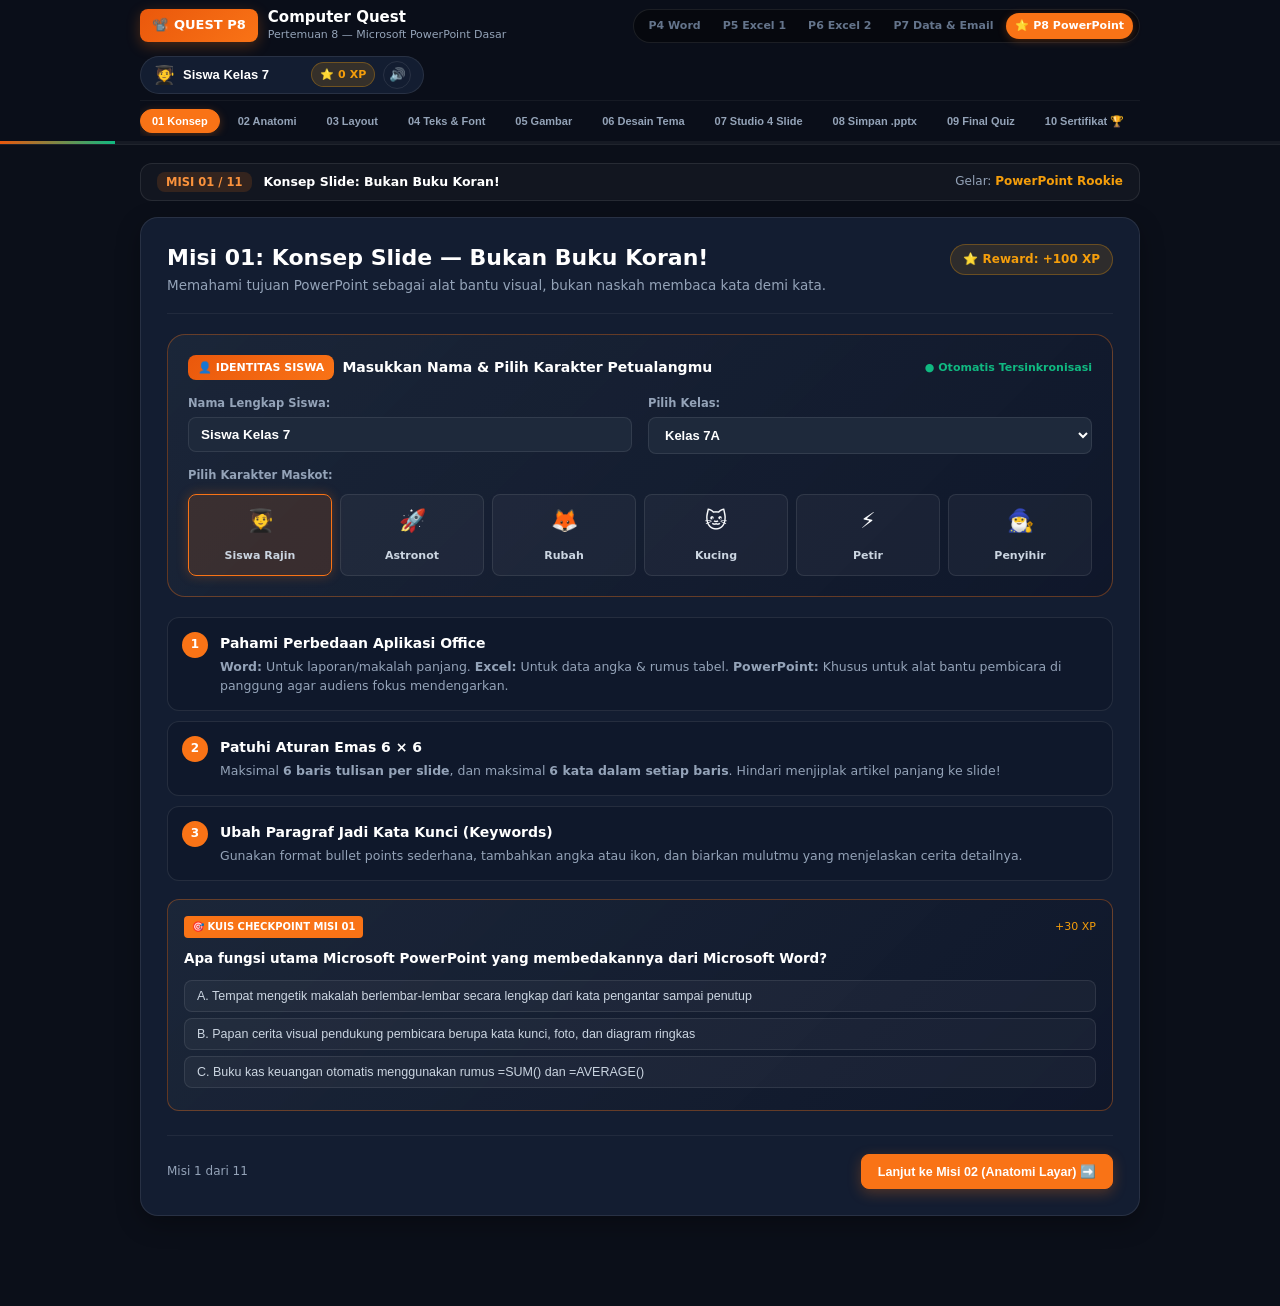
<file: pertemuan8/pertemuan8.html>
<!DOCTYPE html>
<html lang="id">
<head>
<meta charset="UTF-8">
<meta name="viewport" content="width=device-width, initial-scale=1.0">
<title>Computer Quest P8: PowerPoint Master — Bikin Ide Jadi Presentasi</title>
<meta name="description" content="Modul belajar interaktif Microsoft PowerPoint tingkat dasar untuk siswa SMP Kelas 7 dengan sistem 1 halaman per misi, kuis tiap sesi, studio 4 slide, dan sertifikat resmi.">
<style>
:root {
  --bg-body: #0b0f19;
  --bg-card: #131d31;
  --bg-card-hover: #192640;
  --bg-surface: #1e293b;
  --border: rgba(255, 255, 255, 0.09);
  --border-active: #f97316;
  --ppt-accent: #f97316;
  --ppt-glow: rgba(249, 115, 22, 0.28);
  --cyan: #06b6d4;
  --green: #10b981;
  --amber: #f59e0b;
  --red: #ef4444;
  --purple: #8b5cf6;
  --text-main: #f8fafc;
  --text-muted: #94a3b8;
  --text-dim: #64748b;
  --radius-lg: 18px;
  --radius-md: 12px;
  --radius-sm: 8px;
  --font-sans: system-ui, -apple-system, 'Segoe UI', Roboto, sans-serif;
}

* { box-sizing: border-box; margin: 0; padding: 0; }
body {
  background-color: var(--bg-body);
  color: var(--text-main);
  font-family: var(--font-sans);
  line-height: 1.6;
  padding-bottom: 90px;
  overflow-x: hidden;
  min-height: 100vh;
}
.container { max-width: 1040px; margin: 0 auto; padding: 0 20px; }

/* Sticky Top Navigation Bar */
.top-nav {
  position: sticky; top: 0; z-index: 100;
  background: rgba(11, 15, 25, 0.96); backdrop-filter: blur(14px);
  border-bottom: 1px solid var(--border); padding: 8px 0;
}
.nav-wrap { display: flex; align-items: center; justify-content: space-between; gap: 12px; flex-wrap: wrap; }
.brand-group { display: flex; align-items: center; gap: 10px; }
.brand-badge {
  background: linear-gradient(135deg, #ea580c, #f97316); color: #fff;
  font-weight: 900; font-size: 13px; padding: 6px 12px; border-radius: var(--radius-sm);
  display: flex; align-items: center; gap: 6px; box-shadow: 0 4px 14px var(--ppt-glow);
}
.brand-text h1 { font-size: 15px; font-weight: 800; color: #fff; line-height: 1.2; }
.brand-text p { font-size: 11px; color: var(--text-muted); }

.meeting-nav-row {
  display: flex; align-items: center; gap: 4px; background: rgba(0, 0, 0, 0.4);
  padding: 3px 6px; border-radius: 999px; border: 1px solid var(--border);
}
.meeting-tab { font-size: 11px; font-weight: 700; color: var(--text-dim); padding: 4px 9px; border-radius: 999px; }
.meeting-tab.active { background: var(--ppt-accent); color: #fff; font-weight: 800; box-shadow: 0 2px 8px var(--ppt-glow); }

.user-panel {
  display: flex; align-items: center; gap: 8px; background: var(--bg-card);
  border: 1px solid var(--border); padding: 4px 12px; border-radius: 999px;
}
.avatar-btn { font-size: 18px; background: transparent; border: none; cursor: pointer; }
.name-input { background: transparent; border: none; color: #fff; font-weight: 700; font-size: 13px; outline: none; width: 120px; }
.xp-pill {
  display: inline-flex; align-items: center; gap: 4px; background: rgba(245, 158, 11, 0.15);
  color: var(--amber); border: 1px solid rgba(245, 158, 11, 0.3); font-size: 11px; font-weight: 800;
  padding: 3px 8px; border-radius: 999px;
}
.sound-toggle-btn {
  background: transparent; border: 1px solid var(--border); color: var(--text-muted);
  width: 28px; height: 28px; border-radius: 50%; cursor: pointer; display: flex; align-items: center; justify-content: center;
}

/* Stepper Subnav */
.subnav-stages {
  display: flex; align-items: center; gap: 6px; overflow-x: auto;
  padding: 8px 0 2px; border-top: 1px solid rgba(255, 255, 255, 0.05); margin-top: 6px; scrollbar-width: none;
}
.subnav-stages::-webkit-scrollbar { display: none; }
.stage-step-btn {
  background: transparent; color: var(--text-muted); font-size: 11px; font-weight: 700;
  padding: 5px 11px; border-radius: 999px; border: 1px solid transparent; cursor: pointer;
  white-space: nowrap; transition: all 0.2s;
}
.stage-step-btn.active {
  background: var(--ppt-accent); color: #fff; border-color: var(--ppt-accent);
  box-shadow: 0 2px 10px var(--ppt-glow);
}
.stage-step-btn.done { border-color: rgba(16, 185, 129, 0.4); color: var(--green); }

.global-progress-wrap { width: 100%; background: rgba(255, 255, 255, 0.05); height: 3px; position: absolute; bottom: 0; left: 0; }
.global-progress-fill { height: 100%; width: 9%; background: linear-gradient(90deg, #ea580c, #10b981); transition: width 0.35s ease; }

.page-stepper-bar {
  display: flex; align-items: center; justify-content: space-between;
  background: rgba(255, 255, 255, 0.03); border: 1px solid var(--border);
  padding: 8px 16px; border-radius: var(--radius-md); margin-top: 18px; font-size: 12.5px;
}
.page-counter-badge {
  background: rgba(249, 115, 22, 0.15); color: #fb923c; font-weight: 900;
  padding: 3px 9px; border-radius: var(--radius-sm); font-size: 11.5px;
}

/* Page Container */
.mission-page { display: none; animation: pageFadeIn 0.3s ease; margin-top: 16px; }
.mission-page.active-page { display: block; }
@keyframes pageFadeIn { from { opacity: 0; transform: translateY(8px); } to { opacity: 1; transform: translateY(0); } }

/* Cards & Layout */
.card-mission {
  background: var(--bg-card); border: 1px solid var(--border); border-radius: var(--radius-lg);
  padding: 26px; position: relative; box-shadow: 0 8px 24px rgba(0, 0, 0, 0.3);
}
.mission-hero-header {
  border-bottom: 1px solid rgba(255, 255, 255, 0.06); padding-bottom: 16px; margin-bottom: 20px;
  display: flex; justify-content: space-between; align-items: flex-start; gap: 16px; flex-wrap: wrap;
}
.mission-title-group h2 { font-size: 22px; font-weight: 900; color: #fff; line-height: 1.25; }
.mission-title-group p { font-size: 13.5px; color: var(--text-muted); margin-top: 4px; }
.mission-xp-badge {
  background: rgba(245, 158, 11, 0.12); color: var(--amber); border: 1px solid rgba(245, 158, 11, 0.3);
  font-size: 12px; font-weight: 800; padding: 5px 12px; border-radius: 999px;
}

.grid-3 { display: grid; grid-template-columns: repeat(auto-fit, minmax(280px, 1fr)); gap: 14px; }
.grid-2 { display: grid; grid-template-columns: repeat(auto-fit, minmax(320px, 1fr)); gap: 16px; }

.box-info { background: rgba(11, 15, 25, 0.6); border: 1px solid var(--border); border-radius: var(--radius-md); padding: 16px; }
.box-info.accent { border-color: var(--ppt-accent); box-shadow: 0 0 16px var(--ppt-glow); }
.box-icon { font-size: 24px; margin-bottom: 6px; }
.box-title { font-size: 14.5px; font-weight: 800; color: #fff; margin-bottom: 5px; }
.box-desc { font-size: 13px; color: var(--text-muted); line-height: 1.55; }

.notice-box {
  display: flex; gap: 12px; background: rgba(245, 158, 11, 0.08); border-left: 4px solid var(--amber);
  border-radius: var(--radius-sm); padding: 12px 14px; margin: 14px 0; font-size: 13px; color: #fde68a;
}
.notice-icon { font-size: 20px; flex-shrink: 0; }

/* Step-by-Step Card Component */
.step-card-group { margin: 16px 0; display: flex; flex-direction: column; gap: 10px; }
.step-item {
  background: rgba(15, 23, 42, 0.7); border: 1px solid var(--border); border-radius: var(--radius-md);
  padding: 14px; display: flex; gap: 12px; align-items: flex-start;
}
.step-number {
  background: var(--ppt-accent); color: #fff; font-weight: 900; font-size: 12px;
  width: 26px; height: 26px; border-radius: 50%; display: flex; align-items: center; justify-content: center; flex-shrink: 0;
}
.step-content h4 { font-size: 14px; font-weight: 800; color: #fff; margin-bottom: 4px; }
.step-content p { font-size: 12.5px; color: var(--text-muted); line-height: 1.5; }
.step-shortcut {
  display: inline-block; background: rgba(255, 255, 255, 0.08); border: 1px solid var(--border);
  color: var(--cyan); padding: 2px 7px; border-radius: 4px; font-family: monospace; font-size: 11px; font-weight: 700;
}

/* In-session Checkpoint Quiz */
.session-quiz {
  background: linear-gradient(135deg, rgba(30, 41, 59, 0.8), rgba(15, 23, 42, 0.95));
  border: 1.5px solid rgba(249, 115, 22, 0.35); border-radius: var(--radius-md);
  padding: 16px; margin: 18px 0;
}
.session-quiz-header { display: flex; justify-content: space-between; align-items: center; margin-bottom: 10px; }
.session-quiz-tag {
  background: var(--ppt-accent); color: #fff; font-size: 10px; font-weight: 900;
  padding: 3px 8px; border-radius: 4px; text-transform: uppercase;
}
.quiz-q-title { font-size: 13.5px; font-weight: 800; color: #fff; margin-bottom: 10px; }
.quiz-opt-btn {
  display: block; width: 100%; text-align: left; background: rgba(255, 255, 255, 0.04);
  border: 1px solid var(--border); border-radius: var(--radius-sm); padding: 8px 12px;
  color: #cbd5e1; font-size: 12.5px; margin-bottom: 6px; cursor: pointer; transition: all 0.2s;
}
.quiz-opt-btn:hover { background: rgba(255, 255, 255, 0.08); border-color: #64748b; }
.quiz-opt-btn.correct { background: rgba(16, 185, 129, 0.2) !important; border-color: var(--green) !important; color: #34d399 !important; font-weight: 800; }
.quiz-opt-btn.wrong { background: rgba(239, 68, 68, 0.2) !important; border-color: var(--red) !important; color: #f87171 !important; }
.quiz-feedback-box { font-size: 12px; margin-top: 6px; padding: 7px 10px; border-radius: var(--radius-sm); display: none; line-height: 1.45; }

/* Student Identity & Character Card */
.identity-card {
  background: linear-gradient(135deg, rgba(30, 41, 59, 0.75), rgba(15, 23, 42, 0.95));
  border: 1.5px solid rgba(249, 115, 22, 0.35); border-radius: var(--radius-lg); padding: 20px; margin-bottom: 20px;
}
.identity-header { display: flex; justify-content: space-between; align-items: center; flex-wrap: wrap; gap: 8px; margin-bottom: 14px; }
.identity-tag { background: linear-gradient(135deg, #ea580c, #f97316); color: #fff; font-size: 11px; font-weight: 900; padding: 4px 10px; border-radius: var(--radius-sm); }
.avatar-grid { display: grid; grid-template-columns: repeat(auto-fit, minmax(100px, 1fr)); gap: 8px; margin-top: 10px; }
.avatar-choice-card {
  background: rgba(255, 255, 255, 0.04); border: 1.5px solid var(--border); border-radius: var(--radius-sm);
  padding: 8px 6px; text-align: center; cursor: pointer; transition: all 0.2s;
}
.avatar-choice-card.selected { border-color: var(--ppt-accent); background: rgba(249, 115, 22, 0.15); box-shadow: 0 0 12px var(--ppt-glow); }
.avatar-choice-emoji { font-size: 22px; display: block; margin-bottom: 3px; }
.avatar-choice-name { font-size: 11px; font-weight: 700; color: #cbd5e1; }

/* Buttons */
.btn {
  background: rgba(255, 255, 255, 0.08); border: 1px solid var(--border); color: #fff;
  padding: 9px 16px; border-radius: var(--radius-sm); font-size: 12.5px; font-weight: 800;
  cursor: pointer; display: inline-flex; align-items: center; gap: 6px; transition: all 0.2s;
}
.btn:hover { background: rgba(255, 255, 255, 0.14); }
.btn.primary { background: var(--ppt-accent); border-color: var(--ppt-accent); box-shadow: 0 4px 14px var(--ppt-glow); }
.btn.primary:hover { background: #ea580c; }
.btn.success { background: var(--green); border-color: var(--green); }
.btn.secondary { background: #1e293b; color: #cbd5e1; }

.page-bottom-nav {
  display: flex; justify-content: space-between; align-items: center; margin-top: 24px;
  padding-top: 18px; border-top: 1px solid rgba(255, 255, 255, 0.06); flex-wrap: wrap; gap: 12px;
}

/* Simulator UI */
.sim-window { background: #1e1e1e; border: 1px solid #444; border-radius: var(--radius-md); overflow: hidden; margin-top: 14px; }
.sim-titlebar { background: #d24726; color: #fff; padding: 7px 12px; font-size: 11.5px; font-weight: 700; display: flex; justify-content: space-between; align-items: center; }
.sim-ribbon-tabs { background: #252526; display: flex; gap: 4px; padding: 4px 10px 0; }
.sim-tab-item { background: transparent; border: none; color: #aaa; padding: 5px 10px; font-size: 11px; font-weight: 700; cursor: pointer; }
.sim-tab-item.active { background: #2d2d30; color: #fff; border-bottom: 2px solid #d24726; }
.sim-ribbon-tools { background: #2d2d30; padding: 7px 12px; display: flex; gap: 8px; flex-wrap: wrap; }
.sim-tool-btn {
  background: rgba(255, 255, 255, 0.06); border: 1px solid rgba(255, 255, 255, 0.1);
  color: #eee; padding: 4px 9px; font-size: 11px; border-radius: 4px; cursor: pointer;
}
.sim-workspace { display: grid; grid-template-columns: 120px 1fr; min-height: 230px; background: #141414; }
.sim-sidebar { background: #1f1f1f; border-right: 1px solid #333; padding: 8px; display: flex; flex-direction: column; gap: 6px; }
.sim-thumb { background: #2a2a2a; border: 2px solid transparent; border-radius: 4px; padding: 5px; font-size: 10px; color: #aaa; cursor: pointer; text-align: center; height: 48px; }
.sim-thumb.active { border-color: #d24726; background: #333; color: #fff; font-weight: 700; }
.sim-canvas-wrap { padding: 18px; display: flex; align-items: center; justify-content: center; }
.sim-slide-canvas {
  width: 100%; max-width: 460px; aspect-ratio: 16 / 9; background: #ffffff; color: #0f172a;
  border-radius: 6px; padding: 16px; display: flex; flex-direction: column; justify-content: center; position: relative;
}
.placeholder-box { border: 1.5px dashed #94a3b8; padding: 6px 10px; border-radius: 4px; margin-bottom: 6px; }

/* Layout Picker */
.layout-picker-grid { display: grid; grid-template-columns: repeat(auto-fit, minmax(130px, 1fr)); gap: 10px; margin: 12px 0; }
.layout-card-btn {
  background: var(--bg-surface); border: 2px solid var(--border); border-radius: var(--radius-md);
  padding: 10px; cursor: pointer; text-align: center;
}
.layout-card-btn.selected { border-color: var(--ppt-accent); background: rgba(249, 115, 22, 0.12); }
.layout-preview-mock { background: #334155; height: 50px; border-radius: 4px; padding: 5px; margin-bottom: 5px; display: flex; flex-direction: column; gap: 3px; }

/* Resizer Arena */
.resizer-arena { background: #0f172a; border: 1px solid var(--border); border-radius: var(--radius-md); padding: 16px; margin-top: 12px; }
.resizer-frame { width: 100%; height: 200px; background: #1e293b; border-radius: var(--radius-sm); display: flex; align-items: center; justify-content: center; overflow: hidden; }
.target-photo {
  background: linear-gradient(135deg, #0284c7, #38bdf8); border: 2px dashed #fff;
  display: flex; flex-direction: column; align-items: center; justify-content: center;
  color: #fff; font-weight: 800; font-size: 13px; transition: width 0.25s, height 0.25s;
}

/* Theme Selector */
.theme-selector-grid { display: grid; grid-template-columns: repeat(auto-fit, minmax(120px, 1fr)); gap: 10px; margin: 12px 0; }
.theme-chip-btn { padding: 9px; border-radius: var(--radius-md); border: 2px solid transparent; cursor: pointer; font-size: 11px; font-weight: 800; text-align: center; }
.theme-chip-btn.selected { border-color: #fff; transform: translateY(-2px); }

/* Studio Builder */
.builder-nav-tabs { display: flex; gap: 6px; margin-bottom: 12px; overflow-x: auto; padding-bottom: 4px; }
.builder-tab {
  background: var(--bg-surface); border: 1px solid var(--border); color: var(--text-muted);
  padding: 6px 12px; border-radius: var(--radius-sm); font-size: 11.5px; font-weight: 800; cursor: pointer; white-space: nowrap;
}
.builder-tab.active { background: var(--ppt-accent); border-color: var(--ppt-accent); color: #fff; }
.editor-panel { background: #0d1322; border: 1px solid var(--border); border-radius: var(--radius-md); padding: 14px; }
.form-group { margin-bottom: 10px; }
.form-group label { display: block; font-size: 11px; font-weight: 800; color: var(--text-muted); margin-bottom: 4px; }
.form-group input, .form-group textarea, .form-group select {
  width: 100%; background: #1e293b; border: 1px solid var(--border); border-radius: var(--radius-sm);
  color: #fff; padding: 7px 10px; font-size: 12.5px; outline: none; font-family: inherit;
}
.slide-display-box {
  width: 100%; aspect-ratio: 16 / 9; border-radius: 8px; padding: 18px;
  display: flex; flex-direction: column; justify-content: center; position: relative; box-shadow: 0 10px 24px rgba(0,0,0,0.6);
}

/* ════════════ FINAL QUIZ GAMIFIED ARENA STYLING ════════════ */
.quiz-arena-wrap {
  background: linear-gradient(135deg, rgba(19, 29, 49, 0.95), rgba(11, 15, 25, 0.98));
  border: 1.5px solid rgba(249, 115, 22, 0.4);
  border-radius: var(--radius-lg);
  padding: 24px;
  box-shadow: 0 12px 36px rgba(0, 0, 0, 0.5), 0 0 24px rgba(249, 115, 22, 0.12);
  margin-top: 10px;
}
.quiz-arena-hud {
  display: flex;
  justify-content: space-between;
  align-items: center;
  flex-wrap: wrap;
  gap: 12px;
  padding-bottom: 16px;
  border-bottom: 1px solid rgba(255, 255, 255, 0.08);
  margin-bottom: 20px;
}
.quiz-hud-title {
  display: flex;
  align-items: center;
  gap: 10px;
}
.quiz-hud-badge {
  background: linear-gradient(135deg, #ea580c, #f97316);
  color: #fff;
  font-weight: 900;
  font-size: 11px;
  padding: 4px 10px;
  border-radius: var(--radius-sm);
  letter-spacing: 0.5px;
  box-shadow: 0 2px 8px var(--ppt-glow);
}
.quiz-stepper-dots {
  display: flex;
  gap: 8px;
  align-items: center;
}
.quiz-dot-item {
  width: 32px;
  height: 32px;
  border-radius: 50%;
  background: rgba(255, 255, 255, 0.05);
  border: 1.5px solid var(--border);
  color: var(--text-dim);
  font-size: 12px;
  font-weight: 800;
  display: flex;
  align-items: center;
  justify-content: center;
  cursor: pointer;
  transition: all 0.2s;
}
.quiz-dot-item.active {
  border-color: var(--ppt-accent);
  background: rgba(249, 115, 22, 0.2);
  color: #fff;
  box-shadow: 0 0 12px var(--ppt-glow);
}
.quiz-dot-item.solved {
  border-color: var(--green);
  background: rgba(16, 185, 129, 0.2);
  color: var(--green);
}

.quiz-card-stage {
  display: none;
  animation: pageFadeIn 0.3s ease;
}
.quiz-card-stage.active-stage {
  display: block;
}

.quiz-visual-box {
  background: #0d1424;
  border: 1px solid var(--border);
  border-radius: var(--radius-md);
  padding: 18px;
  margin: 14px 0 20px;
  display: flex;
  align-items: center;
  justify-content: center;
  min-height: 140px;
  position: relative;
  overflow: hidden;
}
.quiz-visual-keyboard {
  display: flex;
  gap: 10px;
  align-items: center;
}
.key-cap {
  background: linear-gradient(180deg, #2d3748, #1a202c);
  border: 2px solid #4a5568;
  border-radius: 8px;
  padding: 10px 18px;
  color: #fff;
  font-family: monospace;
  font-size: 18px;
  font-weight: 900;
  box-shadow: 0 4px 0 #1a202c, 0 6px 12px rgba(0,0,0,0.4);
}
.key-cap.accent {
  background: linear-gradient(180deg, #f97316, #c2410c);
  border-color: #fb923c;
  box-shadow: 0 4px 0 #9a3412, 0 0 16px var(--ppt-glow);
}
.key-cap.danger {
  background: linear-gradient(180deg, #ef4444, #b91c1c);
  border-color: #f87171;
  box-shadow: 0 4px 0 #7f1d1d, 0 6px 12px rgba(0,0,0,0.4);
}

.quiz-opt-grid {
  display: grid;
  grid-template-columns: 1fr;
  gap: 10px;
}
.quiz-option-card {
  background: rgba(255, 255, 255, 0.03);
  border: 1.5px solid var(--border);
  border-radius: var(--radius-md);
  padding: 14px 18px;
  display: flex;
  align-items: center;
  gap: 14px;
  cursor: pointer;
  transition: all 0.2s;
  text-align: left;
}
.quiz-option-card:hover {
  background: rgba(255, 255, 255, 0.07);
  border-color: #64748b;
  transform: translateX(4px);
}
.quiz-opt-letter {
  width: 32px;
  height: 32px;
  border-radius: 8px;
  background: rgba(255, 255, 255, 0.08);
  border: 1px solid var(--border);
  color: #fff;
  font-weight: 900;
  font-size: 13px;
  display: flex;
  align-items: center;
  justify-content: center;
  flex-shrink: 0;
  transition: all 0.2s;
}
.quiz-opt-text {
  font-size: 13.5px;
  font-weight: 700;
  color: #e2e8f0;
  line-height: 1.45;
}

.quiz-option-card.correct {
  background: rgba(16, 185, 129, 0.15) !important;
  border-color: var(--green) !important;
  box-shadow: 0 0 16px rgba(16, 185, 129, 0.25);
}
.quiz-option-card.correct .quiz-opt-letter {
  background: var(--green);
  color: #052e16;
  border-color: var(--green);
}
.quiz-option-card.correct .quiz-opt-text {
  color: #6ee7b7;
}

.quiz-option-card.wrong {
  background: rgba(239, 68, 68, 0.15) !important;
  border-color: var(--red) !important;
}
.quiz-option-card.wrong .quiz-opt-letter {
  background: var(--red);
  color: #fff;
  border-color: var(--red);
}
.quiz-option-card.wrong .quiz-opt-text {
  color: #fca5a5;
}

.quiz-explanation-banner {
  background: #0f172a;
  border-radius: var(--radius-md);
  padding: 14px 18px;
  margin-top: 14px;
  font-size: 13px;
  line-height: 1.55;
  display: none;
  animation: pageFadeIn 0.25s ease;
}

/* Final Victory Card */
.quiz-victory-box {
  text-align: center;
  padding: 30px 20px;
  background: radial-gradient(circle at center, rgba(249, 115, 22, 0.12), transparent 70%);
  display: none;
}
.quiz-victory-icon {
  font-size: 54px;
  margin-bottom: 10px;
  animation: pageFadeIn 0.5s ease;
}

/* Certificate */
.cert-wrapper {
  background: linear-gradient(135deg, #131d31, #0b0f19); border: 2px solid var(--amber);
  border-radius: var(--radius-lg); padding: 30px 18px; text-align: center; position: relative;
}
.cert-wrapper::before { content: ""; position: absolute; top: 0; left: 0; right: 0; height: 5px; background: linear-gradient(90deg, #ea580c, #f59e0b, #10b981); }
.cert-name-text { font-size: 24px; font-weight: 900; color: #fff; border-bottom: 2px dashed rgba(255, 255, 255, 0.25); display: inline-block; padding: 2px 18px; margin: 8px 0; }
.cert-p { font-size: 13px; color: var(--text-muted); max-width: 560px; margin: 0 auto 14px; }
.cert-stamps { display: flex; justify-content: center; gap: 10px; flex-wrap: wrap; }
.cert-stamp-badge { border: 2px solid var(--ppt-accent); color: var(--ppt-accent); font-size: 10px; font-weight: 900; padding: 4px 10px; border-radius: var(--radius-sm); }

@media (max-width: 768px) {
  .grid-2 { grid-template-columns: 1fr; }
  .sim-workspace { grid-template-columns: 75px 1fr; }
  .card-mission { padding: 16px; }
}
</style>
</head>
<body>

<header class="top-nav">
  <div class="container">
    <div class="nav-wrap">
      <div class="brand-group">
        <div class="brand-badge"><span>📽️</span> QUEST P8</div>
        <div class="brand-text">
          <h1>Computer Quest</h1>
          <p>Pertemuan 8 — Microsoft PowerPoint Dasar</p>
        </div>
      </div>

      <nav class="meeting-nav-row" aria-label="Pilihan Pertemuan">
        <span class="meeting-tab">P4 Word</span>
        <span class="meeting-tab">P5 Excel 1</span>
        <span class="meeting-tab">P6 Excel 2</span>
        <span class="meeting-tab">P7 Data & Email</span>
        <span class="meeting-tab active">⭐ P8 PowerPoint</span>
      </nav>

      <div class="user-panel">
        <button class="avatar-btn" id="avatarDisplayBtn" title="Ganti Avatar" onclick="cycleAvatar()">🧑‍🎓</button>
        <input type="text" class="name-input" id="studentNameInput" placeholder="Ketik Nama..." value="Siswa Kelas 7" oninput="handleNameChange(this.value)">
        <div class="xp-pill"><span>⭐</span> <span id="xpDisplay">0</span> XP</div>
        <button class="sound-toggle-btn" id="soundToggleBtn" onclick="toggleSound()" title="Aktif/Nonaktifkan Suara">🔊</button>
      </div>
    </div>

    <nav class="subnav-stages" id="subnavStages">
      <button class="stage-step-btn active" id="navBtn1" onclick="switchPage(1)">01 Konsep</button>
      <button class="stage-step-btn" id="navBtn2" onclick="switchPage(2)">02 Anatomi</button>
      <button class="stage-step-btn" id="navBtn3" onclick="switchPage(3)">03 Layout</button>
      <button class="stage-step-btn" id="navBtn4" onclick="switchPage(4)">04 Teks & Font</button>
      <button class="stage-step-btn" id="navBtn5" onclick="switchPage(5)">05 Gambar</button>
      <button class="stage-step-btn" id="navBtn6" onclick="switchPage(6)">06 Desain Tema</button>
      <button class="stage-step-btn" id="navBtn7" onclick="switchPage(7)">07 Studio 4 Slide</button>
      <button class="stage-step-btn" id="navBtn8" onclick="switchPage(8)">08 Simpan .pptx</button>
      <button class="stage-step-btn" id="navBtn9" onclick="switchPage(9)">09 Final Quiz</button>
      <button class="stage-step-btn" id="navBtn10" onclick="switchPage(10)">10 Sertifikat 🏆</button>
      <button class="stage-step-btn" id="navBtn11" onclick="switchPage(11)">11 Refleksi 💭</button>
    </nav>
  </div>
  <div class="global-progress-wrap"><div class="global-progress-fill" id="globalProgressFill"></div></div>
</header>

<main class="container">

  <div class="page-stepper-bar">
    <div>
      <span class="page-counter-badge" id="stepperBadge">MISI 01 / 11</span>
      <strong style="color:#fff; margin-left:8px;" id="stepperTitle">Konsep Slide: Bukan Buku Koran!</strong>
    </div>
    <div style="color:var(--text-muted); font-size:12px;">
      Gelar: <strong style="color:var(--amber);" id="rankTitle">PowerPoint Rookie</strong>
    </div>
  </div>

  <!-- ════════════ MISI 01 ════════════ -->
  <div class="mission-page active-page" id="page1">
    <div class="card-mission">
      <div class="mission-hero-header">
        <div class="mission-title-group">
          <h2>Misi 01: Konsep Slide — Bukan Buku Koran!</h2>
          <p>Memahami tujuan PowerPoint sebagai alat bantu visual, bukan naskah membaca kata demi kata.</p>
        </div>
        <div class="mission-xp-badge">⭐ Reward: +100 XP</div>
      </div>

      <div class="identity-card">
        <div class="identity-header">
          <div style="display:flex; align-items:center; gap:8px;">
            <span class="identity-tag">👤 IDENTITAS SISWA</span>
            <h3 style="font-size:14px; font-weight:800; color:#fff;">Masukkan Nama & Pilih Karakter Petualangmu</h3>
          </div>
          <span style="font-size:11px; color:var(--green); font-weight:700;">● Otomatis Tersinkronisasi</span>
        </div>
        <div class="grid-2">
          <div>
            <label style="font-size:11.5px; font-weight:800; color:var(--text-muted); display:block; margin-bottom:4px;">Nama Lengkap Siswa:</label>
            <input type="text" id="m1NameInput" value="Siswa Kelas 7" oninput="syncStudentNameFromM1(this.value)" style="width:100%; background:#1e293b; border:1px solid var(--border); border-radius:var(--radius-sm); color:#fff; padding:9px 12px; font-size:13.5px; font-weight:700; outline:none;">
          </div>
          <div>
            <label style="font-size:11.5px; font-weight:800; color:var(--text-muted); display:block; margin-bottom:4px;">Pilih Kelas:</label>
            <select id="m1ClassSelect" onchange="syncClassFromM1(this.value)" style="width:100%; background:#1e293b; border:1px solid var(--border); border-radius:var(--radius-sm); color:#fff; padding:9px 12px; font-size:13px; font-weight:700; outline:none;">
              <option value="7A">Kelas 7A</option>
              <option value="7B">Kelas 7B</option>
              <option value="7C">Kelas 7C</option>
              <option value="7D">Kelas 7D</option>
              <option value="7E">Kelas 7E</option>
            </select>
          </div>
        </div>
        <div style="margin-top:12px;">
          <label style="font-size:11.5px; font-weight:800; color:var(--text-muted); display:block; margin-bottom:5px;">Pilih Karakter Maskot:</label>
          <div class="avatar-grid">
            <div class="avatar-choice-card selected" onclick="pickAvatarIndex(0, this)"><span class="avatar-choice-emoji">🧑‍🎓</span><span class="avatar-choice-name">Siswa Rajin</span></div>
            <div class="avatar-choice-card" onclick="pickAvatarIndex(1, this)"><span class="avatar-choice-emoji">🚀</span><span class="avatar-choice-name">Astronot</span></div>
            <div class="avatar-choice-card" onclick="pickAvatarIndex(2, this)"><span class="avatar-choice-emoji">🦊</span><span class="avatar-choice-name">Rubah</span></div>
            <div class="avatar-choice-card" onclick="pickAvatarIndex(3, this)"><span class="avatar-choice-emoji">🐱</span><span class="avatar-choice-name">Kucing</span></div>
            <div class="avatar-choice-card" onclick="pickAvatarIndex(4, this)"><span class="avatar-choice-emoji">⚡</span><span class="avatar-choice-name">Petir</span></div>
            <div class="avatar-choice-card" onclick="pickAvatarIndex(5, this)"><span class="avatar-choice-emoji">🧙‍♂️</span><span class="avatar-choice-name">Penyihir</span></div>
          </div>
        </div>
      </div>

      <div class="step-card-group">
        <div class="step-item">
          <div class="step-number">1</div>
          <div class="step-content">
            <h4>Pahami Perbedaan Aplikasi Office</h4>
            <p><strong>Word:</strong> Untuk laporan/makalah panjang. <strong>Excel:</strong> Untuk data angka & rumus tabel. <strong>PowerPoint:</strong> Khusus untuk alat bantu pembicara di panggung agar audiens fokus mendengarkan.</p>
          </div>
        </div>
        <div class="step-item">
          <div class="step-number">2</div>
          <div class="step-content">
            <h4>Patuhi Aturan Emas 6 × 6</h4>
            <p>Maksimal <strong>6 baris tulisan per slide</strong>, dan maksimal <strong>6 kata dalam setiap baris</strong>. Hindari menjiplak artikel panjang ke slide!</p>
          </div>
        </div>
        <div class="step-item">
          <div class="step-number">3</div>
          <div class="step-content">
            <h4>Ubah Paragraf Jadi Kata Kunci (Keywords)</h4>
            <p>Gunakan format bullet points sederhana, tambahkan angka atau ikon, dan biarkan mulutmu yang menjelaskan cerita detailnya.</p>
          </div>
        </div>
      </div>

      <!-- KUIS CHECKPOINT SESI 1 -->
      <div class="session-quiz">
        <div class="session-quiz-header">
          <span class="session-quiz-tag">🎯 Kuis Checkpoint Misi 01</span>
          <span style="font-size:11px; color:var(--amber);">+30 XP</span>
        </div>
        <div class="quiz-q-title">Apa fungsi utama Microsoft PowerPoint yang membedakannya dari Microsoft Word?</div>
        <button class="quiz-opt-btn" onclick="checkSessionQuiz('sq1', this, false)">A. Tempat mengetik makalah berlembar-lembar secara lengkap dari kata pengantar sampai penutup</button>
        <button class="quiz-opt-btn" onclick="checkSessionQuiz('sq1', this, true)">B. Papan cerita visual pendukung pembicara berupa kata kunci, foto, dan diagram ringkas</button>
        <button class="quiz-opt-btn" onclick="checkSessionQuiz('sq1', this, false)">C. Buku kas keuangan otomatis menggunakan rumus =SUM() dan =AVERAGE()</button>
        <div class="quiz-feedback-box" id="sq1_fb"></div>
      </div>

      <div class="page-bottom-nav">
        <span style="font-size:12px; color:var(--text-muted);">Misi 1 dari 11</span>
        <button class="btn primary" onclick="switchPage(2)">Lanjut ke Misi 02 (Anatomi Layar) ➡️</button>
      </div>
    </div>
  </div>

  <!-- ════════════ MISI 02 ════════════ -->
  <div class="mission-page" id="page2">
    <div class="card-mission">
      <div class="mission-hero-header">
        <div class="mission-title-group">
          <h2>Misi 02: Anatomi Layar PowerPoint</h2>
          <p>Mengenal fungsi setiap tombol dan area kerja PowerPoint layaknya pilot membaca instrumen pesawat.</p>
        </div>
        <div class="mission-xp-badge">⭐ Reward: +100 XP</div>
      </div>

      <div class="step-card-group">
        <div class="step-item">
          <div class="step-number">1</div>
          <div class="step-content">
            <h4>Pita Menu Atas (Ribbon Bar)</h4>
            <p>Memuat tab menu: <strong>Home</strong> (teks, layout), <strong>Insert</strong> (foto, bentuk), <strong>Design</strong> (tema warna), dan <strong>Slide Show</strong> (layar penuh).</p>
          </div>
        </div>
        <div class="step-item">
          <div class="step-number">2</div>
          <div class="step-content">
            <h4>Panel Kiri (Slide Pane / Thumbnail)</h4>
            <p>Daftar urutan seluruh halaman slide. Kamu bisa mengklik untuk berpindah slide, atau mendrag ke atas/bawah untuk mengubah urutan.</p>
          </div>
        </div>
        <div class="step-item">
          <div class="step-number">3</div>
          <div class="step-content">
            <h4>Kanvas Tengah & Placeholder</h4>
            <p>Lembar kerja utama. Kotak bergaris putus-putus disebut <em>Placeholder</em> (tempat mengetik judul atau menaruh foto).</p>
          </div>
        </div>
      </div>

      <!-- Simulator Interaktif -->
      <div class="sim-window">
        <div class="sim-titlebar">
          <span>Microsoft PowerPoint - [Presentasi_Keren_Saya.pptx]</span>
          <div style="font-size:10px; color:#fde68a;">Klik tombol alat di bawah untuk inspeksi!</div>
        </div>
        <div class="sim-ribbon-tabs">
          <button class="sim-tab-item active">Home</button>
          <button class="sim-tab-item">Insert</button>
          <button class="sim-tab-item">Design</button>
          <button class="sim-tab-item">Slide Show</button>
        </div>
        <div class="sim-ribbon-tools">
          <span class="sim-tool-btn" onclick="inspectPart('newslide')">➕ New Slide (<span class="step-shortcut">Ctrl+M</span>)</span>
          <span class="sim-tool-btn" onclick="inspectPart('layout')">📐 Layout</span>
          <span class="sim-tool-btn" onclick="inspectPart('font')">🔤 Font & Size</span>
          <span class="sim-tool-btn" onclick="inspectPart('picture')">🖼️ Picture</span>
          <span class="sim-tool-btn" onclick="inspectPart('slideshow')">▶️ Play (<span class="step-shortcut">F5</span>)</span>
        </div>
        <div class="sim-workspace">
          <div class="sim-sidebar">
            <div class="sim-thumb active" onclick="inspectPart('thumb')"><strong>1</strong><br>Judul</div>
            <div class="sim-thumb" onclick="inspectPart('thumb')"><strong>2</strong><br>Konten</div>
            <div class="sim-thumb" onclick="inspectPart('thumb')"><strong>3</strong><br>Poin</div>
          </div>
          <div class="sim-canvas-wrap">
            <div class="sim-slide-canvas" onclick="inspectPart('canvas')">
              <div class="placeholder-box" style="text-align:center;">
                <div style="font-size:16px; font-weight:900;">KLIK UNTUK MENAMBAH JUDUL</div>
                <div style="font-size:10px; color:#64748b;">Title Placeholder</div>
              </div>
              <div class="placeholder-box" style="text-align:center;">
                <div style="font-size:11px; color:#475569;">Klik untuk menambah sub-judul / nama pembuat</div>
              </div>
            </div>
          </div>
        </div>
      </div>
      <div id="inspectorBox" style="background:rgba(11,15,25,0.8); border:1px solid rgba(249,115,22,0.4); border-radius:var(--radius-sm); padding:10px 14px; margin-top:10px; font-size:12.5px;">
        👉 Klik tombol alat di jendela PowerPoint di atas untuk melihat penjelasannya!
      </div>

      <div class="page-bottom-nav">
        <button class="btn secondary" onclick="switchPage(1)">⬅️ Kembali ke Misi 01</button>
        <button class="btn primary" onclick="switchPage(3)">Lanjut ke Misi 03 (Layout Slide) ➡️</button>
      </div>
    </div>
  </div>

  <!-- ════════════ MISI 03 ════════════ -->
  <div class="mission-page" id="page3">
    <div class="card-mission">
      <div class="mission-hero-header">
        <div class="mission-title-group">
          <h2>Misi 03: Slide Baru & Memilih Layout yang Tepat</h2>
          <p>Langkah-langkah memilih cetak biru (layout) agar slide rapi otomatis tanpa geser manual.</p>
        </div>
        <div class="mission-xp-badge">⭐ Reward: +100 XP</div>
      </div>

      <div class="step-card-group">
        <div class="step-item">
          <div class="step-number">1</div>
          <div class="step-content">
            <h4>Gunakan Shortcut Tambah Slide: <span class="step-shortcut">Ctrl + M</span></h4>
            <p>Hati-hati! Jangan tekan <span class="step-shortcut">Ctrl + N</span> karena akan membuka dokumen baru kosong. Huruf <strong>M</strong> berarti <em>More Slides</em>.</p>
          </div>
        </div>
        <div class="step-item">
          <div class="step-number">2</div>
          <div class="step-content">
            <h4>Klik Tombol "Layout" di Tab Home</h4>
            <p>Pilih tipe susunan kotak sesuai kebutuhan: <strong>Title Slide</strong> untuk judul, <strong>Title & Content</strong> untuk materi, atau <strong>Two Content</strong> untuk membandingkan 2 hal.</p>
          </div>
        </div>
        <div class="step-item">
          <div class="step-number">3</div>
          <div class="step-content">
            <h4>Ketik Teks Tepat di Dalam Kotak Placeholder</h4>
            <p>Jangan membuat kotak teks manual jika sudah ada placeholder bawaan agar tata letak otomatis rapi dan sejajar.</p>
          </div>
        </div>
      </div>

      <p style="font-size:12.5px; font-weight:800; margin:12px 0 6px;">Pilih Jenis Layout untuk Menguji Kanvas:</p>
      <div class="layout-picker-grid">
        <div class="layout-card-btn selected" onclick="pickLayout('title', this)">
          <div class="layout-preview-mock" style="justify-content:center; align-items:center;">
            <div style="background:#fff; height:8px; width:70%; border-radius:2px;"></div>
            <div style="background:#94a3b8; height:5px; width:50%; border-radius:2px;"></div>
          </div>
          <div style="font-size:11px; font-weight:800;">Title Slide</div>
        </div>
        <div class="layout-card-btn" onclick="pickLayout('content', this)">
          <div class="layout-preview-mock">
            <div style="background:#fff; height:7px; width:60%; border-radius:2px;"></div>
            <div style="background:#94a3b8; height:22px; width:100%; border-radius:2px;"></div>
          </div>
          <div style="font-size:11px; font-weight:800;">Title & Content</div>
        </div>
        <div class="layout-card-btn" onclick="pickLayout('twocontent', this)">
          <div class="layout-preview-mock">
            <div style="background:#fff; height:7px; width:60%; border-radius:2px; margin-bottom:2px;"></div>
            <div style="display:flex; gap:2px; height:20px;">
              <div style="background:#94a3b8; flex:1;"></div><div style="background:#94a3b8; flex:1;"></div>
            </div>
          </div>
          <div style="font-size:11px; font-weight:800;">Two Content</div>
        </div>
        <div class="layout-card-btn" onclick="pickLayout('blank', this)">
          <div class="layout-preview-mock" style="justify-content:center; align-items:center;">
            <span style="font-size:9px; color:#94a3b8;">Kosong</span>
          </div>
          <div style="font-size:11px; font-weight:800;">Blank (Polos)</div>
        </div>
      </div>

      <div style="background:#0b0f19; padding:12px; border-radius:var(--radius-md); border:1px solid var(--border);">
        <div style="display:flex; justify-content:space-between; align-items:center; margin-bottom:8px;">
          <span style="font-size:11.5px; font-weight:800; color:var(--cyan);" id="layoutDescLabel">Layout: Title Slide (Halaman Sampul)</span>
          <button class="btn" onclick="testShortcutCtrlM()">⌨️ Tekan Ctrl + M</button>
        </div>
        <div class="sim-slide-canvas" id="liveLayoutCanvas" style="max-width:440px; margin:0 auto; background:#ffffff; color:#0f172a;"></div>
      </div>

      <!-- KUIS CHECKPOINT SESI 3 -->
      <div class="session-quiz">
        <div class="session-quiz-header">
          <span class="session-quiz-tag">🎯 Kuis Checkpoint Misi 03</span>
          <span style="font-size:11px; color:var(--amber);">+30 XP</span>
        </div>
        <div class="quiz-q-title">Jika kamu ingin membuat slide perbandingan kelebihan dan kekurangan robot, layout mana yang paling tepat?</div>
        <button class="quiz-opt-btn" onclick="checkSessionQuiz('sq3', this, false)">A. Title Slide (Kotak judul besar di tengah)</button>
        <button class="quiz-opt-btn" onclick="checkSessionQuiz('sq3', this, true)">B. Two Content (Dua kotak berdampingan kiri dan kanan)</button>
        <button class="quiz-opt-btn" onclick="checkSessionQuiz('sq3', this, false)">C. Blank (Layar putih kosong tanpa kotak sama sekali)</button>
        <div class="quiz-feedback-box" id="sq3_fb"></div>
      </div>

      <div class="page-bottom-nav">
        <button class="btn secondary" onclick="switchPage(2)">⬅️ Kembali ke Misi 02</button>
        <button class="btn primary" onclick="switchPage(4)">Lanjut ke Misi 04 (Teks & Ukuran Font) ➡️</button>
      </div>
    </div>
  </div>

  <!-- ════════════ MISI 04 ════════════ -->
  <div class="mission-page" id="page4">
    <div class="card-mission">
      <div class="mission-hero-header">
        <div class="mission-title-group">
          <h2>Misi 04: Menata Teks & Keterbacaan Huruf</h2>
          <p>Standar ukuran font agar presentasimu terbaca jelas oleh teman di baris paling belakang kelas.</p>
        </div>
        <div class="mission-xp-badge">⭐ Reward: +100 XP</div>
      </div>

      <div class="step-card-group">
        <div class="step-item">
          <div class="step-number">1</div>
          <div class="step-content">
            <h4>Gunakan Font Standar yang Tegas (Sans-Serif)</h4>
            <p>Pilih jenis font seperti <strong>Arial, Calibri, Segoe UI, Trebuchet</strong>. Hindari font dekoratif yang berliuk-liuk rumit karena sulit dieja dari jarak 5 meter.</p>
          </div>
        </div>
        <div class="step-item">
          <div class="step-number">2</div>
          <div class="step-content">
            <h4>Terapkan Hirarki Ukuran Font (Size)</h4>
            <p><strong>Judul:</strong> 36 pt – 44 pt. <strong>Poin Utama:</strong> 24 pt – 28 pt. <strong>Penjelas:</strong> Minimal 20 pt. Jangan pernah menggunakan font ukuran 12 pt di slide presentasi!</p>
          </div>
        </div>
        <div class="step-item">
          <div class="step-number">3</div>
          <div class="step-content">
            <h4>Beri Spasi & Jangan Menggunakan Huruf Kapital Semua</h4>
            <p>MENGGUNAKAN SEMUA HURUF BESAR terlihat seperti membentak dan melelahkan mata. Gunakan huruf kapital hanya di awal kata penting.</p>
          </div>
        </div>
      </div>

      <div class="grid-2" style="margin-top:14px;">
        <div>
          <label style="font-size:11.5px; font-weight:800; color:var(--text-muted); display:block; margin-bottom:6px;">Uji Ukuran Font di Proyektor:</label>
          <div style="display:flex; gap:6px; flex-wrap:wrap;">
            <button class="btn" onclick="setSimFontSize(13)">13 pt (Terlalu Kecil ❌)</button>
            <button class="btn" onclick="setSimFontSize(20)">20 pt (Sedang ⚠️)</button>
            <button class="btn primary" onclick="setSimFontSize(28)">28 pt (Ideal & Jelas ✅)</button>
          </div>
          <div id="fontSizeVerdict" style="margin-top:10px; font-size:12px; font-weight:800; color:var(--green);">
            ✅ Sangat Bagus! Huruf terbaca tegas sampai ke sudut belakang kelas.
          </div>
        </div>
        <div>
          <div class="sim-slide-canvas" style="background:#ffffff; color:#0f172a; min-height:170px;">
            <div style="font-size: 20px; font-weight: 900; color: #ea580c; margin-bottom: 4px;">Pencegahan Sampah Plastik</div>
            <ul id="fontSizeTestList" style="font-size: 28px; padding-left: 16px; line-height: 1.35;">
              <li>Bawa botol minum sendiri</li>
              <li>Gunakan tas belanja kain</li>
              <li>Pilah sampah organik</li>
            </ul>
          </div>
        </div>
      </div>

      <!-- KUIS CHECKPOINT SESI 4 -->
      <div class="session-quiz">
        <div class="session-quiz-header">
          <span class="session-quiz-tag">🎯 Kuis Checkpoint Misi 04</span>
          <span style="font-size:11px; color:var(--amber);">+30 XP</span>
        </div>
        <div class="quiz-q-title">Berapa ukuran font minimum yang direkomendasikan untuk poin teks utama di slide PowerPoint?</div>
        <button class="quiz-opt-btn" onclick="checkSessionQuiz('sq4', this, false)">A. 12 pt (seperti ukuran standar makalah Word)</button>
        <button class="quiz-opt-btn" onclick="checkSessionQuiz('sq4', this, true)">B. 24 pt sampai 28 pt agar terbaca jelas oleh penonton di baris belakang</button>
        <button class="quiz-opt-btn" onclick="checkSessionQuiz('sq4', this, false)">C. 72 pt untuk seluruh paragraf</button>
        <div class="quiz-feedback-box" id="sq4_fb"></div>
      </div>

      <div class="page-bottom-nav">
        <button class="btn secondary" onclick="switchPage(3)">⬅️ Kembali ke Misi 03</button>
        <button class="btn primary" onclick="switchPage(5)">Lanjut ke Misi 05 (Atur Gambar) ➡️</button>
      </div>
    </div>
  </div>

  <!-- ════════════ MISI 05 ════════════ -->
  <div class="mission-page" id="page5">
    <div class="card-mission">
      <div class="mission-hero-header">
        <div class="mission-title-group">
          <h2>Misi 05: Memasukkan Gambar — Dosa Besar Gambar Gepeng!</h2>
          <p>Langkah benar memasukkan foto dan teknik mengubah ukuran proporsional dengan corner handle.</p>
        </div>
        <div class="mission-xp-badge">⭐ Reward: +100 XP</div>
      </div>

      <div class="step-card-group">
        <div class="step-item">
          <div class="step-number">1</div>
          <div class="step-content">
            <h4>Buka Menu Insert > Pictures</h4>
            <p>Pilih <strong>This Device</strong> untuk mengambil foto yang tersimpan di laptop, atau gunakan <em>Stock Images / Online Pictures</em>.</p>
          </div>
        </div>
        <div class="step-item">
          <div class="step-number">2</div>
          <div class="step-content">
            <h4>HANYA Tarik Titik Sudut Pojok (Corner Handle)</h4>
            <p>Titik di pojok kanan-atas, kanan-bawah, kiri-atas, kiri-bawah mengunci rasio perbandingan tinggi dan lebar sehingga foto tidak pernah gepeng atau lonjong.</p>
          </div>
        </div>
        <div class="step-item">
          <div class="step-number">3</div>
          <div class="step-content">
            <h4>Haram Menarik Titik Tengah Samping / Atas-Bawah</h4>
            <p>Menarik titik samping akan merusak proporsi wajah orang atau objek menjadi pipih seperti ditabrak mobil!</p>
          </div>
        </div>
      </div>

      <div class="resizer-arena">
        <div style="display:flex; gap:6px; flex-wrap:wrap; margin-bottom:12px;">
          <button class="btn" onclick="testImageResize('side')">❌ Tarik Samping (Gepeng)</button>
          <button class="btn" onclick="testImageResize('top')">❌ Tarik Atas (Melar Kurus)</button>
          <button class="btn primary" onclick="testImageResize('corner')">✅ Tarik Sudut Pojok (Proporsional Rapi)</button>
          <button class="btn" onclick="testImageResize('reset')">🔄 Reset Ukuran</button>
        </div>
        <div class="resizer-frame">
          <div class="target-photo" id="demoTargetPhoto" style="width:160px; height:120px;">
            <span style="font-size:32px;">🚀</span>
            <span>Foto Roket Antariksa</span>
            <span style="font-size:9.5px; opacity:0.8;">(Rasio 4:3 Asli)</span>
          </div>
        </div>
        <div id="imageResizeFeedback" style="margin-top:8px; font-size:12px; padding:8px 12px; border-radius:var(--radius-sm); background:rgba(255,255,255,0.05); color:var(--text-muted);">
          💡 Klik tombol di atas untuk menguji dampaknya pada foto roket!
        </div>
      </div>

      <!-- KUIS CHECKPOINT SESI 5 -->
      <div class="session-quiz">
        <div class="session-quiz-header">
          <span class="session-quiz-tag">🎯 Kuis Checkpoint Misi 05</span>
          <span style="font-size:11px; color:var(--amber);">+30 XP</span>
        </div>
        <div class="quiz-q-title">Ketika ingin membesarkan foto agar tetap proporsional dan tidak gepeng, titik mana yang harus ditarik?</div>
        <button class="quiz-opt-btn" onclick="checkSessionQuiz('sq5', this, false)">A. Titik putih di tengah sisi kanan</button>
        <button class="quiz-opt-btn" onclick="checkSessionQuiz('sq5', this, true)">B. Titik putih di salah satu dari 4 sudut pojok (corner handle)</button>
        <button class="quiz-opt-btn" onclick="checkSessionQuiz('sq5', this, false)">C. Titik hijau pemutar rotasi di atas</button>
        <div class="quiz-feedback-box" id="sq5_fb"></div>
      </div>

      <div class="page-bottom-nav">
        <button class="btn secondary" onclick="switchPage(4)">⬅️ Kembali ke Misi 04</button>
        <button class="btn primary" onclick="switchPage(6)">Lanjut ke Misi 06 (Desain Tema) ➡️</button>
      </div>
    </div>
  </div>

  <!-- ════════════ MISI 06 ════════════ -->
  <div class="mission-page" id="page6">
    <div class="card-mission">
      <div class="mission-hero-header">
        <div class="mission-title-group">
          <h2>Misi 06: Desain Tema & Kontras Warna Anti-Silau</h2>
          <p>Langkah memilih palet warna profesional dan menjaga kontras terbaca di proyektor sekolah.</p>
        </div>
        <div class="mission-xp-badge">⭐ Reward: +100 XP</div>
      </div>

      <div class="step-card-group">
        <div class="step-item">
          <div class="step-number">1</div>
          <div class="step-content">
            <h4>Buka Menu Design di Ribbon</h4>
            <p>PowerPoint menyediakan puluhan tema siap pakai yang mengatur jenis font, warna latar, dan aksen garis secara serasi dalam 1 kali klik.</p>
          </div>
        </div>
        <div class="step-item">
          <div class="step-number">2</div>
          <div class="step-content">
            <h4>Patuhi Hukum Kontras Terang-Gelap</h4>
            <p><strong>Latar Gelap ➔ Tulisan Terang (Putih/Kuning).</strong> <strong>Latar Terang ➔ Tulisan Gelap (Hitam/Navy).</strong> Jangan gunakan kuning di atas putih atau abu-abu di atas hitam!</p>
          </div>
        </div>
        <div class="step-item">
          <div class="step-number">3</div>
          <div class="step-content">
            <h4>Konsistensi Tema dari Slide 1 sampai Slide Akhir</h4>
            <p>Jangan mengganti-ganti tema warna di setiap halaman slide karena akan membuat audiens pusing dan terkesan tidak profesional.</p>
          </div>
        </div>
      </div>

      <div class="theme-selector-grid">
        <div class="theme-chip-btn selected" style="background:#ffffff; color:#0f172a;" onclick="applySlideTheme('clean', this)">☀️ Clean Minimal</div>
        <div class="theme-chip-btn" style="background:#0f172a; color:#f8fafc;" onclick="applySlideTheme('dark', this)">🌙 Midnight Dark</div>
        <div class="theme-chip-btn" style="background:#0369a1; color:#f0f9ff;" onclick="applySlideTheme('ocean', this)">🌊 Ocean Blue</div>
        <div class="theme-chip-btn" style="background:#831843; color:#fdf2f8;" onclick="applySlideTheme('sunset', this)">🌄 Velvet Sunset</div>
      </div>

      <div class="sim-slide-canvas" id="themePreviewBox" style="max-width:480px; margin:0 auto; background:#ffffff; color:#0f172a;">
        <div style="font-size:17px; font-weight:900; margin-bottom:4px;">Eksplorasi Laut Dalam</div>
        <div style="font-size:11px; margin-bottom:8px; color:#475569;" id="themePreviewSub">Presenter: <span class="studentNameSpan">Siswa Kelas 7</span></div>
        <div style="font-size:12px; line-height:1.45;">
          • Palung Mariana adalah titik terdalam di bumi (11 km)<br>
          • Hewan laut dalam memiliki kemampuan bercahaya (bioluminesensi)<br>
          • Tekanan air di dasar mencapai ribuan kali permukaan
        </div>
      </div>

      <!-- KUIS CHECKPOINT SESI 6 -->
      <div class="session-quiz">
        <div class="session-quiz-header">
          <span class="session-quiz-tag">🎯 Kuis Checkpoint Misi 06</span>
          <span style="font-size:11px; color:var(--amber);">+30 XP</span>
        </div>
        <div class="quiz-q-title">Kombinasi warna manakah yang SANGAT TIDAK disarankan karena tulisan tidak akan terbaca di proyektor?</div>
        <button class="quiz-opt-btn" onclick="checkSessionQuiz('sq6', this, false)">A. Background biru dongker gelap dengan tulisan teks putih cerah</button>
        <button class="quiz-opt-btn" onclick="checkSessionQuiz('sq6', this, true)">B. Background putih terang dengan tulisan teks warna kuning muda</button>
        <button class="quiz-opt-btn" onclick="checkSessionQuiz('sq6', this, false)">C. Background abu-abu muda bersih dengan tulisan teks hitam pekat</button>
        <div class="quiz-feedback-box" id="sq6_fb"></div>
      </div>

      <div class="page-bottom-nav">
        <button class="btn secondary" onclick="switchPage(5)">⬅️ Kembali ke Misi 05</button>
        <button class="btn primary" onclick="switchPage(7)">Lanjut ke Misi 07 (Studio 4 Slide) ➡️</button>
      </div>
    </div>
  </div>

  <!-- ════════════ MISI 07 ════════════ -->
  <div class="mission-page" id="page7">
    <div class="card-mission">
      <div class="mission-hero-header">
        <div class="mission-title-group">
          <h2>Misi 07: Studio Praktik — Bangun 4 Slide Pertama Kamu!</h2>
          <p>Langkah menyusun kerangka presentasi lengkap: Judul, Alasan, Fakta Menarik, dan Penutup.</p>
        </div>
        <div class="mission-xp-badge">⭐ Reward: +100 XP</div>
      </div>

      <div style="margin-bottom:12px;">
        <label style="font-size:11.5px; font-weight:800; color:var(--text-muted); display:block; margin-bottom:4px;">Pilih Topik Presentasi:</label>
        <select id="topicChoiceSelect" onchange="switchPresetTopic(this.value)" style="background:#1e293b; color:#fff; border:1px solid var(--border); padding:7px 10px; border-radius:var(--radius-sm); font-size:12.5px; width:100%; max-width:380px;">
          <option value="cat">🐱 Topik A: Kucing & Fakta Menggemaskannya</option>
          <option value="badminton">🏸 Topik B: Serunya Olahraga Bulu Tangkis</option>
          <option value="robot">🤖 Topik C: Masa Depan Robot & Teknologi</option>
        </select>
      </div>

      <div class="builder-nav-tabs">
        <button class="builder-tab active" id="tabS0" onclick="goToSlide(0)">Slide 1: Judul</button>
        <button class="builder-tab" id="tabS1" onclick="goToSlide(1)">Slide 2: Mengapa?</button>
        <button class="builder-tab" id="tabS2" onclick="goToSlide(2)">Slide 3: Fakta Poin</button>
        <button class="builder-tab" id="tabS3" onclick="goToSlide(3)">Slide 4: Penutup</button>
      </div>

      <div class="grid-2">
        <div class="editor-panel">
          <div class="form-group">
            <label>Judul Slide:</label>
            <input type="text" id="builderInputTitle" oninput="syncSlideInput()">
          </div>
          <div class="form-group">
            <label>Isi Teks / Poin Bullet:</label>
            <textarea id="builderInputBody" rows="4" oninput="syncSlideInput()"></textarea>
          </div>
          <div class="form-group">
            <label>Ikon Slide:</label>
            <select id="builderInputIcon" onchange="syncSlideInput()">
              <option value="✨">✨ Kilau</option>
              <option value="💡">💡 Ide</option>
              <option value="🎯">🎯 Fokus</option>
              <option value="🏆">🏆 Prestasi</option>
              <option value="❤️">❤️ Terima Kasih</option>
            </select>
          </div>
          <div style="display:flex; justify-content:space-between; align-items:center; margin-top:10px;">
            <button class="btn" onclick="prevSlideAction()"><span id="lblPrev">Sebelumnya</span></button>
            <button class="btn primary" onclick="nextSlideAction()"><span id="lblNext">Selanjutnya ➡️</span></button>
          </div>
        </div>

        <div>
          <div class="slide-display-box" id="builderCanvasPreview" style="background:#0f172a; color:#fff;">
            <div style="font-size:28px; margin-bottom:4px;" id="dispSlideIcon">✨</div>
            <div style="font-size:18px; font-weight:900; margin-bottom:4px;" id="dispSlideTitle">Judul Slide</div>
            <div style="font-size:12px; color:#cbd5e1; white-space:pre-line; line-height:1.4;" id="dispSlideBody">Isi slide...</div>
            <div style="position:absolute; bottom:8px; right:12px; font-size:10px; opacity:0.6;" id="dispSlideCounter">Slide 1 dari 4</div>
          </div>
        </div>
      </div>

      <div class="page-bottom-nav">
        <button class="btn secondary" onclick="switchPage(6)">⬅️ Kembali ke Misi 06</button>
        <button class="btn primary" onclick="switchPage(8)">Lanjut ke Misi 08 (Simpan File) ➡️</button>
      </div>
    </div>
  </div>

  <!-- ════════════ MISI 08 ════════════ -->
  <div class="mission-page" id="page8">
    <div class="card-mission">
      <div class="mission-hero-header">
        <div class="mission-title-group">
          <h2>Misi 08: Menyimpan File — Format & Ekstensi .pptx</h2>
          <p>Langkah menyimpan file dan etika penamaan tugas agar rapi di laptop guru.</p>
        </div>
        <div class="mission-xp-badge">⭐ Reward: +100 XP</div>
      </div>

      <div class="step-card-group">
        <div class="step-item">
          <div class="step-number">1</div>
          <div class="step-content">
            <h4>Tekan Shortcut Simpan Cepat: <span class="step-shortcut">Ctrl + S</span></h4>
            <p>Biasakan menekan tombol ini setiap selesai mengetik 1 slide agar hasil karyamu tidak hilang bila laptop kehabisan baterai.</p>
          </div>
        </div>
        <div class="step-item">
          <div class="step-number">2</div>
          <div class="step-content">
            <h4>Ketahui Ekstensi Resmi PowerPoint: <strong>.pptx</strong></h4>
            <p>Huruf 'x' berarti dokumen menggunakan format XML modern standar Microsoft. Jangan menghapus titik ekstensi saat memberi nama file!</p>
          </div>
        </div>
        <div class="step-item">
          <div class="step-number">3</div>
          <div class="step-content">
            <h4>Gunakan Standar Penamaan File Sekolah</h4>
            <p>Contoh: <code>TugasPPT_NamaLengkap_Kelas.pptx</code>. Ini mempermudah guru menemukan tugasmu di antara ratusan file siswa lain.</p>
          </div>
        </div>
      </div>

      <div class="box-info" style="margin:14px 0; background:rgba(16, 185, 129, 0.1); border-color:rgba(16, 185, 129, 0.3);">
        <div class="box-title" style="color:var(--green);">🏷️ Format Nama File Siap Kirim Tugas:</div>
        <div style="font-family:monospace; font-size:13px; font-weight:800; color:#fff;" id="labelFileNamePreview">
          TugasPPT_Siswa Kelas 7_7A.pptx
        </div>
      </div>

      <!-- KUIS CHECKPOINT SESI 8 -->
      <div class="session-quiz">
        <div class="session-quiz-header">
          <span class="session-quiz-tag">🎯 Kuis Checkpoint Misi 08</span>
          <span style="font-size:11px; color:var(--amber);">+30 XP</span>
        </div>
        <div class="quiz-q-title">Ekstensi file standar untuk dokumen presentasi Microsoft PowerPoint versi modern adalah...</div>
        <button class="quiz-opt-btn" onclick="checkSessionQuiz('sq8', this, false)">A. .docx</button>
        <button class="quiz-opt-btn" onclick="checkSessionQuiz('sq8', this, false)">B. .xlsx</button>
        <button class="quiz-opt-btn" onclick="checkSessionQuiz('sq8', this, true)">C. .pptx</button>
        <div class="quiz-feedback-box" id="sq8_fb"></div>
      </div>

      <div class="page-bottom-nav">
        <button class="btn secondary" onclick="switchPage(7)">⬅️ Kembali ke Misi 07</button>
        <button class="btn primary" onclick="switchPage(9)">Lanjut ke Misi 09 (Final Quiz) ➡️</button>
      </div>
    </div>
  </div>

  <!-- ════════════ MISI 09: FINAL QUIZ (ARENA GAMIFIKASI) ════════════ -->
  <div class="mission-page" id="page9">
    <div class="card-mission">
      <div class="mission-hero-header">
        <div class="mission-title-group">
          <h2>Misi 09: Uji Pemahaman — Final Boss Arena Master Presentasi</h2>
          <p>Tuntaskan 4 tantangan visual di bawah ini untuk membuka Sertifikat Kelulusan Resmi!</p>
        </div>
        <div class="mission-xp-badge" style="background:rgba(234, 88, 12, 0.15); color:var(--ppt-accent); border-color:var(--ppt-accent);">
          🔥 Final Challenge: +200 XP
        </div>
      </div>

      <div class="quiz-arena-wrap">
        <!-- HUD Header -->
        <div class="quiz-arena-hud">
          <div class="quiz-hud-title">
            <span class="quiz-hud-badge">LEVEL BOSS</span>
            <div>
              <div style="font-size:14px; font-weight:800; color:#fff;" id="arenaStageIndicator">Tantangan 1 dari 4: Shortcut Keyboard</div>
              <div style="font-size:11.5px; color:var(--text-muted);">Selesaikan semua untuk mengklaim gelar Master!</div>
            </div>
          </div>

          <div style="display:flex; align-items:center; gap:16px;">
            <div class="quiz-stepper-dots">
              <div class="quiz-dot-item active" id="qDot1" onclick="jumpQuizStage(1)">1</div>
              <div class="quiz-dot-item" id="qDot2" onclick="jumpQuizStage(2)">2</div>
              <div class="quiz-dot-item" id="qDot3" onclick="jumpQuizStage(3)">3</div>
              <div class="quiz-dot-item" id="qDot4" onclick="jumpQuizStage(4)">4</div>
            </div>
            <div style="font-size:12px; font-weight:900; color:var(--amber); background:rgba(245,158,11,0.12); padding:4px 10px; border-radius:999px; border:1px solid rgba(245,158,11,0.3);">
              ⭐ <span id="finalScoreVal">0</span> / 4 Selesai
            </div>
          </div>
        </div>

        <!-- ═════════ STAGE 1: SHORTCUT NEW SLIDE ═════════ -->
        <div class="quiz-card-stage active-stage" id="qStage1">
          <div style="display:flex; justify-content:space-between; align-items:center; margin-bottom:8px;">
            <span style="font-size:11px; font-weight:800; color:var(--cyan); text-transform:uppercase; letter-spacing:0.5px;">TANTANGAN #1 • SHORTCUT MASTERY</span>
            <span style="font-size:11.5px; color:var(--amber); font-weight:800;">+50 XP</span>
          </div>
          <h3 style="font-size:16px; font-weight:900; color:#fff; margin-bottom:6px;">
            Tombol shortcut keyboard manakah yang benar untuk menambah Slide Baru di file yang sama tanpa membuka dokumen baru?
          </h3>

          <!-- Visual Illustration for Q1 -->
          <div class="quiz-visual-box">
            <div style="display:flex; flex-direction:column; align-items:center; gap:10px;">
              <div class="quiz-visual-keyboard">
                <div class="key-cap">Ctrl</div>
                <span style="font-size:22px; font-weight:900; color:var(--text-dim);">+</span>
                <div class="key-cap accent" id="q1KeyTarget">?</div>
              </div>
              <div style="font-size:12px; color:#cbd5e1; text-align:center;">
                💡 <em>Petunjuk Pilot:</em> Huruf shortcut ini berasal dari kata bahasa Inggris: <strong>"More Slides"</strong>!
              </div>
            </div>
          </div>

          <div class="quiz-opt-grid">
            <button class="quiz-option-card" onclick="submitArenaAnswer(1, this, false)">
              <div class="quiz-opt-letter">A</div>
              <div class="quiz-opt-text"><strong>Ctrl + N</strong> — (Membuka file dokumen baru kosong / New Document)</div>
            </button>
            <button class="quiz-option-card" onclick="submitArenaAnswer(1, this, true)">
              <div class="quiz-opt-letter">B</div>
              <div class="quiz-opt-text"><strong>Ctrl + M</strong> — (Menambah slide baru di file yang sedang aktif / More Slides)</div>
            </button>
            <button class="quiz-option-card" onclick="submitArenaAnswer(1, this, false)">
              <div class="quiz-opt-letter">C</div>
              <div class="quiz-opt-text"><strong>Ctrl + S</strong> — (Menyimpan file presentasi / Save)</div>
            </button>
          </div>

          <div class="quiz-explanation-banner" id="qExpl1"></div>
        </div>

        <!-- ═════════ STAGE 2: GAMBAR GEPENG ═════════ -->
        <div class="quiz-card-stage" id="qStage2">
          <div style="display:flex; justify-content:space-between; align-items:center; margin-bottom:8px;">
            <span style="font-size:11px; font-weight:800; color:var(--cyan); text-transform:uppercase; letter-spacing:0.5px;">TANTANGAN #2 • VISUAL ACCURACY</span>
            <span style="font-size:11.5px; color:var(--amber); font-weight:800;">+50 XP</span>
          </div>
          <h3 style="font-size:16px; font-weight:900; color:#fff; margin-bottom:6px;">
            Perhatikan perbandingan gambar di bawah. Apa yang terjadi jika kamu menarik titik putih di samping kiri/kanan foto?
          </h3>

          <!-- Visual Illustration for Q2 -->
          <div class="quiz-visual-box" style="padding:12px;">
            <div style="display:grid; grid-template-columns:1fr 1fr; gap:16px; width:100%; max-width:540px;">
              <div style="background:#1e293b; border:1.5px dashed #ef4444; border-radius:8px; padding:10px; text-align:center;">
                <div style="font-size:32px; transform:scaleX(1.7);">🐱</div>
                <div style="font-size:11px; font-weight:900; color:#f87171; margin-top:6px;">Kucing Gepeng / Penyet ❌</div>
                <div style="font-size:10px; color:#94a3b8;">Ditarik titik samping</div>
              </div>
              <div style="background:#1e293b; border:1.5px solid #10b981; border-radius:8px; padding:10px; text-align:center;">
                <div style="font-size:32px;">🐱</div>
                <div style="font-size:11px; font-weight:900; color:#34d399; margin-top:6px;">Proporsional Alami ✅</div>
                <div style="font-size:10px; color:#94a3b8;">Ditarik titik sudut pojok</div>
              </div>
            </div>
          </div>

          <div class="quiz-opt-grid">
            <button class="quiz-option-card" onclick="submitArenaAnswer(2, this, true)">
              <div class="quiz-opt-letter">A</div>
              <div class="quiz-opt-text">Gambar menjadi <strong>gepeng / pipih / terdistorsi</strong> dan proporsinya rusak</div>
            </button>
            <button class="quiz-option-card" onclick="submitArenaAnswer(2, this, false)">
              <div class="quiz-opt-letter">B</div>
              <div class="quiz-opt-text">Gambar otomatis menjadi lebih tajam dan resolusinya bertambah tinggi</div>
            </button>
            <button class="quiz-option-card" onclick="submitArenaAnswer(2, this, false)">
              <div class="quiz-opt-letter">C</div>
              <div class="quiz-opt-text">Foto langsung berubah warna menjadi hitam putih secara otomatis</div>
            </button>
          </div>

          <div class="quiz-explanation-banner" id="qExpl2"></div>
        </div>

        <!-- ═════════ STAGE 3: ATURAN 6x6 ═════════ -->
        <div class="quiz-card-stage" id="qStage3">
          <div style="display:flex; justify-content:space-between; align-items:center; margin-bottom:8px;">
            <span style="font-size:11px; font-weight:800; color:var(--cyan); text-transform:uppercase; letter-spacing:0.5px;">TANTANGAN #3 • PRESENTATION CONSTITUTION</span>
            <span style="font-size:11.5px; color:var(--amber); font-weight:800;">+50 XP</span>
          </div>
          <h3 style="font-size:16px; font-weight:900; color:#fff; margin-bottom:6px;">
            Apa arti dari <strong>Aturan Emas 6 × 6</strong> yang wajib dipatuhi setiap presenter agar audiens tidak mengantuk?
          </h3>

          <!-- Visual Illustration for Q3 -->
          <div class="quiz-visual-box" style="padding:14px;">
            <div style="display:grid; grid-template-columns:1fr 1fr; gap:16px; width:100%; max-width:540px;">
              <div style="background:#fff; color:#0f172a; border-radius:6px; padding:8px; font-size:8px; line-height:1.2; opacity:0.8;">
                <strong style="color:#ef4444;">❌ SLIDE KORAN:</strong><br>
                Komputer adalah alat pengolah data elektronik berkecepatan tinggi yang dapat menerima input kemudian memprosesnya sesuai instruksi program yang tersimpan di memori dan menghasilkan output berupa informasi terstruktur bagi pengambil keputusan...
                <div style="margin-top:4px; font-weight:800; color:#ef4444; font-size:9px;">😴 200 Kata Padat (Audiens Bosan)</div>
              </div>
              <div style="background:#0f172a; color:#fff; border:1px solid var(--green); border-radius:6px; padding:8px; font-size:10px; line-height:1.4;">
                <strong style="color:var(--green);">✅ ATURAN 6 × 6:</strong><br>
                • Mengolah data cepat<br>
                • Menerima input pengguna<br>
                • Menghasilkan informasi rapi<br>
                <div style="margin-top:4px; font-weight:800; color:#34d399; font-size:9.5px;">🤩 Ringkas & Audiens Fokus ke Kamu!</div>
              </div>
            </div>
          </div>

          <div class="quiz-opt-grid">
            <button class="quiz-option-card" onclick="submitArenaAnswer(3, this, false)">
              <div class="quiz-opt-letter">A</div>
              <div class="quiz-opt-text">Presentasi maksimal berdurasi 6 menit dengan 6 efek musik latar</div>
            </button>
            <button class="quiz-option-card" onclick="submitArenaAnswer(3, this, false)">
              <div class="quiz-opt-letter">B</div>
              <div class="quiz-opt-text">Harus ada tepat 6 foto dan 6 tabel angka di setiap halaman slide</div>
            </button>
            <button class="quiz-option-card" onclick="submitArenaAnswer(3, this, true)">
              <div class="quiz-opt-letter">C</div>
              <div class="quiz-opt-text">Maksimal <strong>6 baris tulisan per slide</strong>, dan maksimal <strong>6 kata dalam setiap baris</strong></div>
            </button>
          </div>

          <div class="quiz-explanation-banner" id="qExpl3"></div>
        </div>

        <!-- ═════════ STAGE 4: SLIDE SHOW F5 ═════════ -->
        <div class="quiz-card-stage" id="qStage4">
          <div style="display:flex; justify-content:space-between; align-items:center; margin-bottom:8px;">
            <span style="font-size:11px; font-weight:800; color:var(--cyan); text-transform:uppercase; letter-spacing:0.5px;">TANTANGAN #4 • STAGE READINESS</span>
            <span style="font-size:11.5px; color:var(--amber); font-weight:800;">+50 XP</span>
          </div>
          <h3 style="font-size:16px; font-weight:900; color:#fff; margin-bottom:6px;">
            Saat kamu maju ke panggung proyektor, tombol sakti keyboard apa yang langsung menyulap presentasi menjadi layar penuh (Slide Show) dari slide 1?
          </h3>

          <!-- Visual Illustration for Q4 -->
          <div class="quiz-visual-box">
            <div style="display:flex; align-items:center; gap:20px;">
              <div class="key-cap accent" style="font-size:26px; padding:12px 24px;">F5</div>
              <div style="font-size:32px;">➔</div>
              <div style="background:#1e293b; border:2px solid var(--cyan); border-radius:8px; padding:12px 18px; text-align:center; color:#fff;">
                <div style="font-size:22px;">📽️ 🖥️</div>
                <div style="font-size:11px; font-weight:800; color:var(--cyan);">FULL SCREEN SLIDE SHOW</div>
              </div>
            </div>
          </div>

          <div class="quiz-opt-grid">
            <button class="quiz-option-card" onclick="submitArenaAnswer(4, this, true)">
              <div class="quiz-opt-letter">A</div>
              <div class="quiz-opt-text"><strong>F5</strong> — Memulai Slide Show layar penuh dari halaman slide pertama</div>
            </button>
            <button class="quiz-option-card" onclick="submitArenaAnswer(4, this, false)">
              <div class="quiz-opt-letter">B</div>
              <div class="quiz-opt-text"><strong>Esc</strong> — Tombol untuk membatalkan atau keluar dari Slide Show</div>
            </button>
            <button class="quiz-option-card" onclick="submitArenaAnswer(4, this, false)">
              <div class="quiz-opt-letter">C</div>
              <div class="quiz-opt-text"><strong>F1</strong> — Tombol untuk membuka menu bantuan Microsoft</div>
            </button>
          </div>

          <div class="quiz-explanation-banner" id="qExpl4"></div>
        </div>

        <!-- ═════════ VICTORY SCOREBOARD ═════════ -->
        <div class="quiz-victory-box" id="quizVictoryCard">
          <div class="quiz-victory-icon">🏆 👑 🌟</div>
          <span class="quiz-hud-badge" style="background:#10b981; font-size:12px; padding:5px 14px;">MISI FINAL SELESAI DENGAN SEMPURNA!</span>
          <h3 style="font-size:24px; font-weight:900; color:#fff; margin:12px 0 6px;">
            Selamat, <span class="studentNameSpan">Siswa Kelas 7</span>!
          </h3>
          <p style="font-size:13.5px; color:#cbd5e1; max-width:540px; margin:0 auto 16px; line-height:1.6;">
            Kamu telah menjawab seluruh 4 tantangan final dengan tepat! Semua materi PowerPoint dasar telah kamu kuasai. Kamu resmi berhak atas <strong>Sertifikat Digital Grand Master</strong>!
          </p>

          <div style="display:flex; justify-content:center; gap:16px; margin-bottom:20px; flex-wrap:wrap;">
            <div style="background:#0f172a; border:1px solid var(--border); padding:10px 18px; border-radius:10px;">
              <div style="font-size:11px; color:var(--text-muted); font-weight:800;">AKURASI JAWABAN</div>
              <div style="font-size:18px; font-weight:900; color:var(--green);">4 / 4 (100%)</div>
            </div>
            <div style="background:#0f172a; border:1px solid var(--border); padding:10px 18px; border-radius:10px;">
              <div style="font-size:11px; color:var(--text-muted); font-weight:800;">TOTAL REWARD</div>
              <div style="font-size:18px; font-weight:900; color:var(--amber);">+200 XP</div>
            </div>
            <div style="background:#0f172a; border:1px solid var(--border); padding:10px 18px; border-radius:10px;">
              <div style="font-size:11px; color:var(--text-muted); font-weight:800;">STATUS GELAR</div>
              <div style="font-size:18px; font-weight:900; color:var(--cyan);">Grand Master</div>
            </div>
          </div>

          <button class="btn primary" onclick="switchPage(10)" style="font-size:14px; padding:12px 24px; border-radius:12px;">
            🏆 Lanjut Buka & Cetak Sertifikat Resmi (Misi 10) ➡️
          </button>
        </div>
      </div>

      <div class="page-bottom-nav">
        <button class="btn secondary" onclick="switchPage(8)">⬅️ Kembali ke Misi 08</button>
        <button class="btn primary" onclick="switchPage(10)">Buka Misi 10 (Sertifikat Resmi) 🏆</button>
      </div>
    </div>
  </div>

  <!-- ════════════ MISI 10: SERTIFIKAT ════════════ -->
  <div class="mission-page" id="page10">
    <div class="card-mission">
      <div class="mission-hero-header">
        <div class="mission-title-group">
          <h2>Misi 10: Sertifikat Penyelesaian Resmi</h2>
          <p>Hadiah kelulusan materi Pertemuan 8: Microsoft PowerPoint Dasar.</p>
        </div>
        <div class="mission-xp-badge">🏆 Grand Master Badge</div>
      </div>

      <canvas id="confettiCanvas" style="position:fixed; top:0; left:0; width:100%; height:100%; pointer-events:none; z-index:999; display:none;"></canvas>

      <div class="cert-wrapper" id="certArea">
        <div style="font-size:11px; font-weight:900; letter-spacing:2px; color:var(--amber); text-transform:uppercase;">SERTIFIKAT KELULUSAN DIGITAL</div>
        <p style="font-size:11px; color:var(--text-muted); text-transform:uppercase; margin-top:4px;">Diberikan dengan bangga kepada:</p>
        <div class="cert-name-text" id="certNameSlot">Siswa Kelas 7</div>
        <p class="cert-p">
          Telah sukses menyelesaikan seluruh misi pembelajaran <strong>Microsoft PowerPoint Tingkat Dasar</strong>: memahami esensi slide visual, menguasai layout & placeholder, mengatur ukuran teks anti-padat dengan aturan 6x6, mengelola ukuran gambar proporsional, serta merancang tema presentasi mandiri.
        </p>
        <div class="cert-stamps">
          <div class="cert-stamp-badge">Verified: PPT Foundation</div>
          <div class="cert-stamp-badge" style="border-color:var(--green); color:var(--green);">SMP Kelas 7 Certified</div>
          <div class="cert-stamp-badge" style="border-color:var(--amber); color:var(--amber);">Grand Master P8</div>
        </div>
      </div>

      <div style="display:flex; justify-content:center; gap:12px; margin-top:16px;">
        <button class="btn primary" onclick="window.print()">🖨️ Cetak / Simpan Sertifikat (PDF)</button>
      </div>

      <div class="page-bottom-nav">
        <button class="btn secondary" onclick="switchPage(9)">⬅️ Kembali ke Misi 09</button>
        <button class="btn primary" onclick="switchPage(11)">Lanjut ke Misi 11 (Refleksi & Home Quest) 💭</button>
      </div>
    </div>
  </div>

  <!-- ════════════ MISI 11: JURNAL REFLEKSI ════════════ -->
  <div class="mission-page" id="page11">
    <div class="card-mission">
      <div class="mission-hero-header">
        <div class="mission-title-group">
          <h2>Misi 11: Jurnal Refleksi & Misi Rumah (Home Quest)</h2>
          <p>Mengevaluasi diri sendiri dan membiasakan keterampilan baru di luar jam sekolah.</p>
        </div>
        <div class="mission-xp-badge">⭐ Reward: +100 XP</div>
      </div>

      <div class="grid-2">
        <div class="box-info">
          <div class="box-title">💭 Jurnal Refleksi Pribadi:</div>
          <p style="font-size:12px; color:var(--text-muted); margin-bottom:10px;">Jawab jujur sesuai pengalaman belajarmu hari ini:</p>
          <div style="margin-bottom:10px;">
            <label style="font-size:11px; font-weight:800; color:#fff; display:block; margin-bottom:4px;">1. Apa momen paling "WOW" buat kamu hari ini di PowerPoint?</label>
            <input type="text" id="reflectQ1" placeholder="Contoh: Ternyata shortcut bikin slide itu Ctrl+M, bukan Ctrl+N!" style="width:100%; background:#1e293b; color:#fff; border:1px solid var(--border); padding:7px 10px; border-radius:var(--radius-sm); font-size:12px;">
          </div>
          <div style="margin-bottom:12px;">
            <label style="font-size:11px; font-weight:800; color:#fff; display:block; margin-bottom:5px;">2. Rasa percaya dirimu presentasi dengan slide buatan sendiri (Klik Bintang):</label>
            <div style="display:flex; gap:6px; font-size:20px; cursor:pointer;" id="starRatingGroup">
              <span onclick="setConfidenceStars(1)">⭐</span>
              <span onclick="setConfidenceStars(2)">⭐</span>
              <span onclick="setConfidenceStars(3)">⭐</span>
              <span onclick="setConfidenceStars(4)">⭐</span>
              <span onclick="setConfidenceStars(5)">⭐</span>
            </div>
            <div id="starFeedback" style="font-size:11.5px; color:var(--amber); margin-top:4px; font-weight:700;">Rating: 5 / 5 Bintang (Sangat Siap & Percaya Diri!)</div>
          </div>
          <button class="btn success" onclick="saveReflection()">💾 Simpan Jurnal & Selesaikan Kelas (+100 XP)</button>
          <div id="reflectSavedMsg" style="font-size:11.5px; color:var(--green); margin-top:6px; display:none;">✅ Jurnal tersimpan rapi! Terus pertahankan prestasimu!</div>
        </div>

        <div>
          <div class="box-info" style="border-left: 3px solid var(--ppt-accent); margin-bottom:12px;">
            <div class="box-title">🏠 Home Quest (Misi Mandiri di Rumah):</div>
            <ul style="padding-left:16px; font-size:12px; color:var(--text-muted); line-height:1.65;">
              <li><strong>Misi 1:</strong> Buka PowerPoint di laptop/komputer rumah atau lab komputer sekolah.</li>
              <li><strong>Misi 2:</strong> Buat 1 file baru dengan nama <code>TugasPPT_Namamu_7A.pptx</code>.</li>
              <li><strong>Misi 3:</strong> Susun 2 slide: Slide 1 Judul & Namamu, Slide 2 Cerita Hobimu + 1 Foto yang ditarik dari sudut (tidak gepeng!).</li>
              <li><strong>Misi 4:</strong> Tekan <strong>F5</strong> di depan orang tua atau temanmu untuk unjuk kebolehan!</li>
            </ul>
          </div>
        </div>
      </div>

      <div class="page-bottom-nav">
        <button class="btn secondary" onclick="switchPage(10)">⬅️ Kembali ke Misi 10 (Sertifikat)</button>
        <button class="btn primary" onclick="switchPage(1)">Kembali ke Misi Awal 🔄</button>
      </div>
    </div>
  </div>

</main>

<script>
let audioCtx = null;
let soundEnabled = true;

function initAudio() {
  if (!audioCtx) {
    const AudioContext = window.AudioContext || window.webkitAudioContext;
    if (AudioContext) audioCtx = new AudioContext();
  }
}

function playSfx(type) {
  if (!soundEnabled) return;
  try {
    initAudio();
    if (!audioCtx) return;
    if (audioCtx.state === 'suspended') audioCtx.resume();
    const now = audioCtx.currentTime;
    const osc = audioCtx.createOscillator();
    const gain = audioCtx.createGain();
    osc.connect(gain);
    gain.connect(audioCtx.destination);

    if (type === 'click') {
      osc.type = 'sine';
      osc.frequency.setValueAtTime(600, now);
      osc.frequency.exponentialRampToValueAtTime(800, now + 0.05);
      gain.gain.setValueAtTime(0.12, now);
      gain.gain.linearRampToValueAtTime(0.01, now + 0.05);
      osc.start(now); osc.stop(now + 0.05);
    } else if (type === 'correct') {
      osc.type = 'triangle';
      osc.frequency.setValueAtTime(523.25, now);
      osc.frequency.setValueAtTime(659.25, now + 0.08);
      osc.frequency.setValueAtTime(783.99, now + 0.16);
      gain.gain.setValueAtTime(0.16, now);
      gain.gain.linearRampToValueAtTime(0.01, now + 0.28);
      osc.start(now); osc.stop(now + 0.28);
    } else if (type === 'wrong') {
      osc.type = 'sawtooth';
      osc.frequency.setValueAtTime(220, now);
      osc.frequency.linearRampToValueAtTime(160, now + 0.15);
      gain.gain.setValueAtTime(0.14, now);
      gain.gain.linearRampToValueAtTime(0.01, now + 0.15);
      osc.start(now); osc.stop(now + 0.15);
    } else if (type === 'fanfare') {
      [523.25, 659.25, 783.99, 1046.50].forEach((freq, idx) => {
        const o = audioCtx.createOscillator();
        const g = audioCtx.createGain();
        o.connect(g); g.connect(audioCtx.destination);
        o.type = 'triangle';
        o.frequency.setValueAtTime(freq, now + idx * 0.1);
        g.gain.setValueAtTime(0.18, now + idx * 0.1);
        g.gain.linearRampToValueAtTime(0.01, now + idx * 0.1 + 0.25);
        o.start(now + idx * 0.1); o.stop(now + idx * 0.1 + 0.25);
      });
    }
  } catch(e) {}
}

function toggleSound() {
  soundEnabled = !soundEnabled;
  document.getElementById('soundToggleBtn').textContent = soundEnabled ? '🔊' : '🔇';
  if (soundEnabled) playSfx('click');
}

const avatars = ['🧑‍🎓', '🚀', '🦊', '🐱', '⚡', '🧙‍♂️'];
let avatarIdx = 0;
function cycleAvatar() {
  avatarIdx = (avatarIdx + 1) % avatars.length;
  document.getElementById('avatarDisplayBtn').textContent = avatars[avatarIdx];
  playSfx('click');
}

const gameState = {
  currentPage: 1,
  studentName: "Siswa Kelas 7",
  xp: 0,
  currentSlideIndex: 0,
  slides: [
    { title: "Kucing & Fakta Unik", body: "• Hewan peliharaan terpopuler di dunia\n• Memiliki dengkuran penenang\n• Penglihatan tajam di malam hari", icon: "🐱" },
    { title: "Mengapa Memilih Kucing?", body: "• Tingkah lakunya lucu dan menggemaskan\n• Teman setia saat belajar di rumah\n• Mudah dirawat dan mandiri", icon: "💡" },
    { title: "Fakta Mengejutkan", body: "• Kucing tidur 12 - 16 jam per hari!\n• Telinganya bisa berputar 180 derajat\n• Jejak hidungnya unik seperti sidik jari", icon: "🎯" },
    { title: "Kesimpulan & Penutup", body: "Kucing mengajarkan kita kasih sayang dan kepedulian.\n\nTerima kasih sudah mendengarkan!", icon: "❤️" }
  ]
};

const missionTitles = [
  "",
  "Konsep Slide: Bukan Buku Koran!",
  "Anatomi Layar PowerPoint",
  "Slide Baru & Memilih Layout",
  "Menata Teks & Keterbacaan Huruf",
  "Memasukkan Gambar: Tolak Gambar Gepeng!",
  "Desain Tema & Kontras Warna",
  "Studio Praktik: Bikin 4 Slide Pertama",
  "Menyimpan File Format .pptx",
  "Uji Pemahaman: Kuis Cepat",
  "Sertifikat Penyelesaian Resmi",
  "Jurnal Refleksi & Misi Rumah"
];

function switchPage(pageNum) {
  playSfx('click');
  gameState.currentPage = pageNum;
  for (let i = 1; i <= 11; i++) {
    const p = document.getElementById('page' + i);
    const navBtn = document.getElementById('navBtn' + i);
    if (p) p.classList.toggle('active-page', i === pageNum);
    if (navBtn) navBtn.classList.toggle('active', i === pageNum);
  }
  document.getElementById('stepperBadge').textContent = `MISI ${pageNum < 10 ? '0' + pageNum : pageNum} / 11`;
  document.getElementById('stepperTitle').textContent = missionTitles[pageNum] || "";
  window.scrollTo({ top: 60, behavior: 'smooth' });
  document.getElementById('globalProgressFill').style.width = Math.round((pageNum / 11) * 100) + '%';
}

let selectedClass = "7A";
function syncStudentNameFromM1(val) {
  const clean = val.trim() || "Siswa Kelas 7";
  gameState.studentName = clean;
  document.getElementById('studentNameInput').value = val;
  document.getElementById('certNameSlot').textContent = clean;
  document.querySelectorAll('.studentNameSpan').forEach(el => el.textContent = clean);
  document.getElementById('labelFileNamePreview').textContent = `TugasPPT_${clean}_${selectedClass}.pptx`;
}

function syncClassFromM1(val) {
  selectedClass = val;
  document.getElementById('labelFileNamePreview').textContent = `TugasPPT_${gameState.studentName}_${val}.pptx`;
}

function pickAvatarIndex(idx, card) {
  playSfx('click');
  avatarIdx = idx;
  document.querySelectorAll('.avatar-choice-card').forEach(c => c.classList.remove('selected'));
  if (card) card.classList.add('selected');
  document.getElementById('avatarDisplayBtn').textContent = avatars[idx];
}

function handleNameChange(val) {
  const clean = val.trim() || "Siswa Kelas 7";
  gameState.studentName = clean;
  const m1 = document.getElementById('m1NameInput');
  if (m1 && m1.value !== val) m1.value = val;
  document.getElementById('certNameSlot').textContent = clean;
  document.querySelectorAll('.studentNameSpan').forEach(el => el.textContent = clean);
  document.getElementById('labelFileNamePreview').textContent = `TugasPPT_${clean}_${selectedClass}.pptx`;
}

function addXP(amount) {
  gameState.xp += amount;
  document.getElementById('xpDisplay').textContent = gameState.xp;
  let rank = "PowerPoint Rookie";
  if (gameState.xp >= 300) rank = "Slide Explorer";
  if (gameState.xp >= 600) rank = "Presentation Architect";
  if (gameState.xp >= 900) rank = "Grand PowerPoint Master";
  document.getElementById('rankTitle').textContent = rank;
}

/* In-session Quiz Handler */
const sessionQuizAnswered = {};
function checkSessionQuiz(qid, btn, isCorrect) {
  const fb = document.getElementById(qid + '_fb');
  if (!fb) return;
  fb.style.display = 'block';
  btn.parentElement.querySelectorAll('.quiz-opt-btn').forEach(b => b.disabled = true);

  if (isCorrect) {
    btn.classList.add('correct');
    fb.style.background = 'rgba(16, 185, 129, 0.15)';
    fb.style.color = '#34d399';
    fb.innerHTML = '✅ <strong>Tepat Sekali!</strong> Jawabanmu benar!';
    playSfx('correct');
    if (!sessionQuizAnswered[qid]) {
      sessionQuizAnswered[qid] = true;
      addXP(30);
    }
  } else {
    btn.classList.add('wrong');
    fb.style.background = 'rgba(239, 68, 68, 0.15)';
    fb.style.color = '#f87171';
    fb.innerHTML = '❌ <strong>Kurang tepat.</strong> Perhatikan materi langkah di atas ya!';
    playSfx('wrong');
  }
}

/* Inspector */
const inspectorDict = {
  newslide: "➕ <strong>New Slide (Ctrl + M):</strong> Tombol cepat untuk menambah slide baru.",
  layout: "📐 <strong>Layout:</strong> Memilih cetak biru susunan kotak teks & gambar.",
  font: "🔤 <strong>Font & Size:</strong> Mengatur jenis huruf dan ukuran minimal 24-28 pt.",
  picture: "🖼️ <strong>Picture:</strong> Menyisipkan gambar dari komputer ke dalam slide.",
  slideshow: "▶️ <strong>Slide Show (F5):</strong> Memulai presentasi layar penuh di hadapan penonton.",
  thumb: "📑 <strong>Slide Pane (Kiri):</strong> Panel thumbnail untuk melihat dan mengatur urutan slide.",
  canvas: "🎨 <strong>Slide Canvas:</strong> Lembar kerja utama tempat merancang slide."
};

function inspectPart(key) {
  playSfx('click');
  document.getElementById('inspectorBox').innerHTML = inspectorDict[key] || "Bagian PowerPoint.";
}

/* Layout */
function pickLayout(type, btn) {
  playSfx('click');
  document.querySelectorAll('.layout-card-btn').forEach(b => b.classList.remove('selected'));
  if (btn) btn.classList.add('selected');
  renderLayoutPreview(type);
}

function renderLayoutPreview(type) {
  const canvas = document.getElementById('liveLayoutCanvas');
  const label = document.getElementById('layoutDescLabel');
  if (type === 'title') {
    label.textContent = "Layout: Title Slide (Halaman Sampul)";
    canvas.innerHTML = `
      <div class="placeholder-box" style="text-align: center; margin-top:14px;">
        <div style="font-weight:900; font-size:15px; color:#0f172a;">KLIK UNTUK JUDUL UTAMA</div>
        <div style="font-size:10px; color:#64748b;">Title Box</div>
      </div>
      <div class="placeholder-box" style="text-align: center;">
        <div style="font-size:11px; color:#475569;">Nama Siswa • Kelas 7A</div>
      </div>`;
  } else if (type === 'content') {
    label.textContent = "Layout: Title and Content (Paling Sering Digunakan)";
    canvas.innerHTML = `
      <div class="placeholder-box" style="margin-bottom:6px;">
        <div style="font-weight:900; font-size:14px;">Judul Halaman Ini</div>
      </div>
      <div class="placeholder-box" style="min-height:80px;">
        <div style="font-size:11.5px; line-height:1.4;">• Poin pertama pembahasan<br>• Poin kedua pembahasan<br>• Poin ketiga penjelasan singkat</div>
      </div>`;
  } else if (type === 'twocontent') {
    label.textContent = "Layout: Two Content (Untuk Membandingkan 2 Hal)";
    canvas.innerHTML = `
      <div class="placeholder-box" style="margin-bottom:6px;"><div style="font-weight:900; font-size:13.5px;">Perbandingan Dua Konsep</div></div>
      <div style="display:grid; grid-template-columns:1fr 1fr; gap:6px;">
        <div class="placeholder-box"><div style="font-size:10.5px;">• Kelebihan 1<br>• Kelebihan 2</div></div>
        <div class="placeholder-box"><div style="font-size:10.5px;">• Kekurangan 1<br>• Kekurangan 2</div></div>
      </div>`;
  } else {
    label.textContent = "Layout: Blank (Kosong Polos)";
    canvas.innerHTML = `<div style="text-align:center; padding:24px 10px; color:#94a3b8; font-size:11.5px;">Lembar Putih Kosong Bersih.</div>`;
  }
}

function testShortcutCtrlM() {
  playSfx('correct');
  alert("✨ Hebat! Shortcut Ctrl + M berhasil membuat 1 lembar slide baru di dokumenmu!");
}

/* Font Size Test */
function setSimFontSize(pt) {
  playSfx('click');
  document.getElementById('fontSizeTestList').style.fontSize = pt + 'px';
  const verdict = document.getElementById('fontSizeVerdict');
  if (pt <= 15) {
    verdict.style.color = '#ef4444';
    verdict.textContent = "❌ Terlalu Kecil! Teman di baris belakang tidak bisa membacanya.";
  } else if (pt <= 22) {
    verdict.style.color = '#f59e0b';
    verdict.textContent = "⚠️ Cukup Sedang. Lebih optimal bila diperbesar menjadi 24-28 pt.";
  } else {
    verdict.style.color = '#10b981';
    verdict.textContent = "✅ Sangat Bagus! Huruf terbaca tegas sampai ke sudut belakang kelas.";
  }
}

/* Image Resize */
function testImageResize(mode) {
  playSfx('click');
  const photo = document.getElementById('demoTargetPhoto');
  const fb = document.getElementById('imageResizeFeedback');
  if (mode === 'side') {
    photo.style.width = '240px'; photo.style.height = '80px';
    fb.style.color = '#ef4444';
    fb.innerHTML = '❌ <strong>Dosa Besar:</strong> Foto menjadi penyet/gepeng karena menarik titik samping tengah!';
  } else if (mode === 'top') {
    photo.style.width = '100px'; photo.style.height = '180px';
    fb.style.color = '#ef4444';
    fb.innerHTML = '❌ <strong>Terdistorsi:</strong> Roket menjadi kurus melar karena ditarik dari titik atas!';
  } else if (mode === 'corner') {
    photo.style.width = '180px'; photo.style.height = '135px';
    fb.style.color = '#10b981';
    fb.innerHTML = '✅ <strong>Keren & Proporsional!</strong> Menarik titik sudut (corner) menjaga rasio foto tetap seimbang alami.';
  } else {
    photo.style.width = '160px'; photo.style.height = '120px';
    fb.style.color = 'var(--text-muted)';
    fb.innerHTML = '🔄 Ukuran telah dikembalikan ke rasio awal (160 x 120 px).';
  }
}

/* Theme */
const themePalettes = {
  clean: { bg: '#ffffff', text: '#0f172a', sub: '#475569' },
  dark: { bg: '#0f172a', text: '#f8fafc', sub: '#94a3b8' },
  ocean: { bg: '#0369a1', text: '#f0f9ff', sub: '#bae6fd' },
  sunset: { bg: '#831843', text: '#fdf2f8', sub: '#fbcfe8' }
};

function applySlideTheme(key, btn) {
  playSfx('click');
  document.querySelectorAll('.theme-chip-btn').forEach(b => b.classList.remove('selected'));
  if (btn) btn.classList.add('selected');
  const p = themePalettes[key] || themePalettes.clean;
  const canvas = document.getElementById('themePreviewBox');
  canvas.style.backgroundColor = p.bg;
  canvas.style.color = p.text;
  document.getElementById('themePreviewSub').style.color = p.sub;
}

/* Studio 4 Slides */
function goToSlide(idx) {
  playSfx('click');
  gameState.currentSlideIndex = idx;
  for (let i = 0; i < 4; i++) {
    const tab = document.getElementById('tabS' + i);
    if (tab) tab.className = (i === idx) ? 'builder-tab active' : 'builder-tab';
  }
  const slide = gameState.slides[idx];
  document.getElementById('builderInputTitle').value = slide.title;
  document.getElementById('builderInputBody').value = slide.body;
  document.getElementById('builderInputIcon').value = slide.icon;
  document.getElementById('lblPrev').textContent = idx === 0 ? "Slide Awal" : "⬅️ Slide " + idx;
  document.getElementById('lblNext').textContent = idx === 3 ? "Selesai 4 Slide! 🎉" : "Slide " + (idx + 2) + " ➡️";
  renderSlideBuilderUI();
}

function syncSlideInput() {
  const idx = gameState.currentSlideIndex;
  gameState.slides[idx].title = document.getElementById('builderInputTitle').value;
  gameState.slides[idx].body = document.getElementById('builderInputBody').value;
  gameState.slides[idx].icon = document.getElementById('builderInputIcon').value;
  renderSlideBuilderUI();
}

function renderSlideBuilderUI() {
  const idx = gameState.currentSlideIndex;
  const slide = gameState.slides[idx];
  document.getElementById('dispSlideIcon').textContent = slide.icon;
  document.getElementById('dispSlideTitle').textContent = slide.title || "Judul Slide";
  document.getElementById('dispSlideBody').textContent = slide.body || "Ketik isi slide...";
  document.getElementById('dispSlideCounter').textContent = `Slide ${idx + 1} dari 4`;
}

function prevSlideAction() {
  if (gameState.currentSlideIndex > 0) goToSlide(gameState.currentSlideIndex - 1);
}
function nextSlideAction() {
  if (gameState.currentSlideIndex < 3) goToSlide(gameState.currentSlideIndex + 1);
  else { playSfx('fanfare'); alert("🎉 Hebat! Seluruh 4 slide presentasimu siap tampil!"); }
}

/* ════════════ ARENA FINAL QUIZ ENGINE (MISI 09) ════════════ */
let currentQuizStage = 1;
const arenaQuestionsState = {
  q1: { solved: false, correct: false },
  q2: { solved: false, correct: false },
  q3: { solved: false, correct: false },
  q4: { solved: false, correct: false }
};

const arenaStageNames = [
  "",
  "Tantangan 1 dari 4: Shortcut Keyboard (Ctrl + M)",
  "Tantangan 2 dari 4: Dosa Besar Gambar Gepeng",
  "Tantangan 3 dari 4: Aturan Emas 6 × 6",
  "Tantangan 4 dari 4: Slide Show Layar Penuh (F5)"
];

const arenaExplanations = {
  1: {
    correct: "✅ <strong>LUAR BIASA! (+50 XP)</strong> Shortcut <strong>Ctrl + M</strong> (M = More Slides) adalah cara cepat menambah slide baru tanpa membuka dokumen baru. Ingat, kalau Ctrl + N itu membuka dokumen baru kosong!",
    wrong: "❌ <strong>KURANG TEPAT!</strong> Ctrl + N membuka file dokumen kosong baru, dan Ctrl + S untuk menyimpan. Shortcut menambah slide adalah <strong>Ctrl + M</strong> (More Slides)."
  },
  2: {
    correct: "✅ <strong>TEPAT SEKALI! (+50 XP)</strong> Menarik titik samping tengah membuat foto gepeng / pipih (terdistorsi). Selalu tarik salah satu dari <strong>4 titik sudut pojok (corner handles)</strong> agar foto tetap proporsional alami!",
    wrong: "❌ <strong>KURANG TEPAT!</strong> Menarik titik samping tidak akan menaikkan resolusi foto, melainkan merusak bentuk objek menjadi pipih gepeng."
  },
  3: {
    correct: "✅ <strong>SEMPURNA! (+50 XP)</strong> Aturan 6 × 6: Maksimal 6 baris per slide dan maksimal 6 kata per baris. Ini menjaga slide tetap ringkas, bersih, dan membuat teman-teman mendengarkan penjelasanmu!",
    wrong: "❌ <strong>KURANG TEPAT!</strong> Aturan 6 × 6 bukan tentang durasi menit atau jumlah foto, melainkan batasan teks: <strong>Maksimal 6 baris dan 6 kata per baris</strong>."
  },
  4: {
    correct: "✅ <strong>GRAND MASTER ACHIEVED! (+50 XP)</strong> Tombol <strong>F5</strong> adalah tombol sakti untuk memulai Slide Show layar penuh dari slide 1. Jika ingin memulai dari slide yang sedang aktif, tekan Shift + F5!",
    wrong: "❌ <strong>KURANG TEPAT!</strong> Esc adalah untuk keluar dari Slide Show, dan F1 adalah menu Help. Tombol layar penuh dari awal adalah <strong>F5</strong>."
  }
};

function jumpQuizStage(stageNum) {
  playSfx('click');
  currentQuizStage = stageNum;

  // Toggle stage cards
  for (let i = 1; i <= 4; i++) {
    const stageCard = document.getElementById('qStage' + i);
    const dot = document.getElementById('qDot' + i);
    if (stageCard) stageCard.classList.toggle('active-stage', i === stageNum);
    if (dot) dot.classList.toggle('active', i === stageNum);
  }

  document.getElementById('arenaStageIndicator').textContent = arenaStageNames[stageNum] || "";
}

function submitArenaAnswer(qNum, cardEl, isCorrect) {
  const stageEl = document.getElementById('qStage' + qNum);
  const cards = stageEl.querySelectorAll('.quiz-option-card');
  cards.forEach(c => c.style.pointerEvents = 'none');

  const explBox = document.getElementById('qExpl' + qNum);
  explBox.style.display = 'block';

  if (isCorrect) {
    cardEl.classList.add('correct');
    explBox.style.background = 'rgba(16, 185, 129, 0.12)';
    explBox.style.border = '1px solid #10b981';
    explBox.style.color = '#34d399';
    explBox.innerHTML = arenaExplanations[qNum].correct;
    playSfx('correct');

    if (!arenaQuestionsState['q' + qNum].solved) {
      arenaQuestionsState['q' + qNum].solved = true;
      arenaQuestionsState['q' + qNum].correct = true;
      addXP(50);
    }
  } else {
    cardEl.classList.add('wrong');
    explBox.style.background = 'rgba(239, 68, 68, 0.12)';
    explBox.style.border = '1px solid #ef4444';
    explBox.style.color = '#fca5a5';
    explBox.innerHTML = arenaExplanations[qNum].wrong;
    playSfx('wrong');
    arenaQuestionsState['q' + qNum].solved = true;
  }

  // Update Dot Indicator
  const dot = document.getElementById('qDot' + qNum);
  if (dot) {
    dot.classList.add('solved');
    dot.textContent = isCorrect ? '✓' : '✗';
  }

  // Count solved
  const solvedCount = Object.values(arenaQuestionsState).filter(s => s.solved).length;
  document.getElementById('finalScoreVal').textContent = solvedCount;

  // Auto proceed or show victory card
  setTimeout(() => {
    if (solvedCount >= 4) {
      // Show Victory Screen
      triggerConfettiParty();
      playSfx('fanfare');
      for (let i = 1; i <= 4; i++) {
        document.getElementById('qStage' + i).style.display = 'none';
      }
      document.getElementById('quizVictoryCard').style.display = 'block';
      document.getElementById('arenaStageIndicator').textContent = "Ujian Selesai: Grand Master Terbuka!";
    } else if (qNum < 4 && !arenaQuestionsState['q' + (qNum + 1)].solved) {
      jumpQuizStage(qNum + 1);
    }
  }, 1800);
}

// Keep legacy fallback if needed
function submitQuizAns(qNum, btn, isCorrect) {
  submitArenaAnswer(qNum, btn, isCorrect);
}

/* Reflection & Stars */
let currentConfidenceRating = 5;
function setConfidenceStars(starsCount) {
  playSfx('click');
  currentConfidenceRating = starsCount;
  const starEls = document.getElementById('starRatingGroup').children;
  for (let i = 0; i < 5; i++) {
    starEls[i].style.opacity = (i < starsCount) ? '1' : '0.25';
  }
  const ratingTexts = [
    "1 / 5 Bintang (Masih ragu & butuh latihan)",
    "2 / 5 Bintang (Mulai paham konsep dasar)",
    "3 / 5 Bintang (Cukup yakin bisa bikin slide sendiri)",
    "4 / 5 Bintang (Percaya diri & siap tampil)",
    "5 / 5 Bintang (Sangat Siap & Siap Memukau Kelas!)"
  ];
  document.getElementById('starFeedback').textContent = `Rating: ${ratingTexts[starsCount - 1]}`;
}

function saveReflection() {
  playSfx('fanfare');
  document.getElementById('reflectSavedMsg').style.display = 'block';
  addXP(100);
}

window.addEventListener('DOMContentLoaded', () => {
  renderLayoutPreview('title');
  renderSlideBuilderUI();
});
</script>
</body>
</html>
</file>
<file: Pertemuan2/style.css>
/* ===================================================
   KEYBOARD FORCE — THE LOST FILES
   CSS Styling: Dark Fantasy RPG + Cyberpunk Rune Aesthetic
   =================================================== */

@import url('https://fonts.googleapis.com/css2?family=Cinzel:wght@600;700&family=Press+Start+2P&family=Plus+Jakarta+Sans:wght@400;600;700&family=JetBrains+Mono:wght@500;700&display=swap');

:root {
  --bg-dark: #080c14;
  --panel-bg: rgba(13, 21, 38, 0.94);
  --panel-border: #1e3a63;
  --panel-border-glow: #00d2ff;
  --primary-cyan: #00e5ff;
  --primary-blue: #2563eb;
  --accent-gold: #f59e0b;
  --accent-amber: #fbbf24;
  --accent-red: #ef4444;
  --accent-green: #10b981;
  --accent-purple: #a855f7;
  --text-main: #e2e8f0;
  --text-muted: #94a3b8;
  --font-rpg: 'Cinzel', serif;
  --font-pixel: 'Press Start 2P', monospace;
  --font-sans: 'Plus Jakarta Sans', sans-serif;
  --font-mono: 'JetBrains Mono', monospace;
}

* {
  box-sizing: border-box;
  margin: 0;
  padding: 0;
  user-select: none;
  -webkit-user-select: none;
}

html, body {
  width: 100%;
  height: 100%;
  background-color: var(--bg-dark);
  color: var(--text-main);
  font-family: var(--font-sans);
  overflow: hidden;
}

#game-container {
  position: relative;
  width: 100vw;
  height: 100vh;
  display: flex;
  align-items: center;
  justify-content: center;
  background: radial-gradient(circle at center, #0f1c30 0%, #060910 100%);
}

#game-canvas {
  width: 100%;
  height: 100%;
  display: block;
  image-rendering: pixelated;
  image-rendering: crisp-edges;
}

/* ================= HUD (HEADS-UP DISPLAY) ================= */

#game-hud {
  position: absolute;
  top: 0;
  left: 0;
  width: 100%;
  height: 100%;
  pointer-events: none;
  display: flex;
  flex-direction: column;
  justify-content: space-between;
  padding: 16px;
}

.hud-interactive {
  pointer-events: auto;
}

.hud-top {
  display: flex;
  justify-content: space-between;
  align-items: flex-start;
  width: 100%;
}

/* Player Status Panel */
.player-status-card {
  background: var(--panel-bg);
  border: 2px solid var(--panel-border);
  box-shadow: 0 4px 20px rgba(0, 0, 0, 0.6), 0 0 10px rgba(0, 229, 255, 0.2);
  border-radius: 12px;
  padding: 12px 16px;
  display: flex;
  align-items: center;
  gap: 14px;
  backdrop-filter: blur(8px);
}

.player-avatar-badge {
  width: 46px;
  height: 46px;
  border-radius: 10px;
  background: linear-gradient(135deg, #1e3a8a, #0284c7);
  border: 2px solid var(--primary-cyan);
  display: flex;
  align-items: center;
  justify-content: center;
  font-size: 24px;
  box-shadow: 0 0 10px rgba(0, 229, 255, 0.4);
}

.player-stats {
  display: flex;
  flex-direction: column;
  gap: 5px;
  min-width: 160px;
}

.player-title-row {
  display: flex;
  justify-content: space-between;
  align-items: baseline;
}

.player-name {
  font-family: var(--font-rpg);
  font-weight: 700;
  font-size: 15px;
  color: #fff;
  letter-spacing: 0.5px;
}

.player-level {
  font-family: var(--font-pixel);
  font-size: 10px;
  color: var(--accent-gold);
  background: rgba(245, 158, 11, 0.15);
  padding: 2px 6px;
  border-radius: 4px;
  border: 1px solid rgba(245, 158, 11, 0.4);
}

.stat-bar-container {
  display: flex;
  align-items: center;
  gap: 8px;
  font-size: 11px;
}

.stat-icon {
  font-size: 12px;
  width: 14px;
}

.stat-bar-track {
  flex: 1;
  height: 8px;
  background: rgba(0, 0, 0, 0.6);
  border-radius: 4px;
  overflow: hidden;
  border: 1px solid rgba(255, 255, 255, 0.1);
}

.stat-bar-fill-hp {
  height: 100%;
  background: linear-gradient(90deg, #dc2626, #ef4444);
  width: 100%;
  transition: width 0.3s ease;
  box-shadow: 0 0 8px rgba(239, 68, 68, 0.6);
}

.stat-bar-fill-exp {
  height: 100%;
  background: linear-gradient(90deg, #0284c7, #00e5ff);
  width: 0%;
  transition: width 0.3s ease;
  box-shadow: 0 0 8px rgba(0, 229, 255, 0.6);
}

.stat-number {
  font-family: var(--font-mono);
  font-size: 10px;
  color: var(--text-muted);
  width: 50px;
  text-align: right;
}

/* Top Right HUD (Crystals & Action Buttons) */
.hud-actions-group {
  display: flex;
  align-items: center;
  gap: 10px;
}

.crystal-counter {
  background: var(--panel-bg);
  border: 2px solid var(--panel-border);
  box-shadow: 0 4px 15px rgba(0, 0, 0, 0.5);
  border-radius: 12px;
  padding: 8px 14px;
  display: flex;
  align-items: center;
  gap: 8px;
  font-family: var(--font-pixel);
  font-size: 11px;
  color: var(--primary-cyan);
}

.crystal-sparkle {
  animation: pulseGlow 2s infinite alternate;
}

@keyframes pulseGlow {
  0% { transform: scale(1); filter: drop-shadow(0 0 2px var(--primary-cyan)); }
  100% { transform: scale(1.15); filter: drop-shadow(0 0 8px var(--primary-cyan)); }
}

.btn-hud-icon {
  background: var(--panel-bg);
  border: 2px solid var(--panel-border);
  color: var(--text-main);
  border-radius: 10px;
  width: 42px;
  height: 42px;
  cursor: pointer;
  display: flex;
  align-items: center;
  justify-content: center;
  font-size: 18px;
  transition: all 0.2s ease;
}

.btn-hud-icon:hover {
  border-color: var(--primary-cyan);
  color: var(--primary-cyan);
  transform: translateY(-2px);
  box-shadow: 0 0 12px rgba(0, 229, 255, 0.4);
}

/* Bottom Hint & Quest HUD */
.hud-bottom {
  display: flex;
  flex-direction: column;
  align-items: center;
  gap: 12px;
  width: 100%;
}

.interaction-prompt {
  background: rgba(13, 21, 38, 0.9);
  border: 2px solid var(--accent-amber);
  border-radius: 30px;
  padding: 8px 24px;
  display: flex;
  align-items: center;
  gap: 10px;
  font-size: 13px;
  font-weight: 700;
  color: #fff;
  box-shadow: 0 0 15px rgba(251, 191, 36, 0.4);
  animation: bounceHint 1.6s infinite ease-in-out;
  opacity: 0;
  pointer-events: none;
  transition: opacity 0.2s ease;
}

.interaction-prompt.active {
  opacity: 1;
}

@keyframes bounceHint {
  0%, 100% { transform: translateY(0); }
  50% { transform: translateY(-4px); }
}

.key-badge {
  background: var(--accent-amber);
  color: #080c14;
  font-family: var(--font-pixel);
  font-size: 10px;
  padding: 3px 7px;
  border-radius: 6px;
  font-weight: 900;
}

.active-quest-pill {
  background: var(--panel-bg);
  border: 1px solid rgba(0, 229, 255, 0.3);
  border-radius: 8px;
  padding: 6px 14px;
  font-size: 12px;
  color: var(--text-muted);
  display: flex;
  align-items: center;
  gap: 8px;
  backdrop-filter: blur(6px);
}

.active-quest-pill b {
  color: var(--primary-cyan);
}

/* ================= MODAL / OVERLAY PANELS ================= */

.overlay-panel {
  position: absolute;
  top: 0;
  left: 0;
  width: 100%;
  height: 100%;
  background: rgba(4, 7, 13, 0.82);
  backdrop-filter: blur(6px);
  display: flex;
  align-items: center;
  justify-content: center;
  z-index: 100;
  opacity: 0;
  pointer-events: none;
  transition: opacity 0.25s ease;
}

.overlay-panel.active {
  opacity: 1;
  pointer-events: auto;
}

.rpg-box {
  background: var(--panel-bg);
  border: 2px solid var(--primary-cyan);
  border-radius: 16px;
  box-shadow: 0 12px 40px rgba(0, 0, 0, 0.8), 0 0 25px rgba(0, 229, 255, 0.25);
  max-width: 680px;
  width: 90%;
  padding: 24px;
  position: relative;
  max-height: 88vh;
  overflow-y: auto;
}

.rpg-box-header {
  display: flex;
  justify-content: space-between;
  align-items: center;
  border-bottom: 2px solid rgba(0, 229, 255, 0.2);
  padding-bottom: 12px;
  margin-bottom: 18px;
}

.rpg-box-title {
  font-family: var(--font-rpg);
  font-size: 20px;
  color: var(--primary-cyan);
  display: flex;
  align-items: center;
  gap: 10px;
  letter-spacing: 1px;
}

.btn-close-modal {
  background: transparent;
  border: none;
  color: var(--text-muted);
  font-size: 22px;
  cursor: pointer;
  padding: 4px;
  transition: color 0.2s;
}

.btn-close-modal:hover {
  color: #fff;
}

/* ================= RPG DIALOGUE BOX ================= */

#dialogue-container {
  position: absolute;
  bottom: 30px;
  left: 50%;
  transform: translateX(-50%);
  width: min(820px, 94%);
  background: rgba(10, 16, 30, 0.96);
  border: 2px solid var(--primary-cyan);
  border-radius: 16px;
  padding: 20px;
  box-shadow: 0 10px 30px rgba(0, 0, 0, 0.8), 0 0 20px rgba(0, 229, 255, 0.3);
  z-index: 90;
  display: none;
}

#dialogue-container.active {
  display: block;
}

.dialogue-content {
  display: flex;
  gap: 18px;
  align-items: flex-start;
}

.dialogue-portrait {
  width: 72px;
  height: 72px;
  border-radius: 12px;
  background: #111d33;
  border: 2px solid var(--accent-amber);
  display: flex;
  align-items: center;
  justify-content: center;
  font-size: 38px;
  flex-shrink: 0;
  box-shadow: 0 0 10px rgba(245, 158, 11, 0.3);
}

.dialogue-body {
  flex: 1;
}

.dialogue-speaker {
  font-family: var(--font-rpg);
  font-size: 16px;
  font-weight: 700;
  color: var(--accent-amber);
  margin-bottom: 8px;
  letter-spacing: 0.5px;
}

.dialogue-text {
  font-size: 15px;
  line-height: 1.6;
  color: var(--text-main);
  min-height: 50px;
}

.dialogue-footer {
  display: flex;
  justify-content: flex-end;
  margin-top: 14px;
}

.dialogue-continue-hint {
  font-size: 11px;
  font-family: var(--font-pixel);
  color: var(--primary-cyan);
  background: rgba(0, 229, 255, 0.1);
  padding: 5px 12px;
  border-radius: 20px;
  border: 1px solid rgba(0, 229, 255, 0.3);
  cursor: pointer;
  display: flex;
  align-items: center;
  gap: 6px;
}

.dialogue-continue-hint:hover {
  background: rgba(0, 229, 255, 0.2);
}

/* ================= TYPING CHALLENGE & FINGER TUTORIAL ================= */

.typing-challenge-card {
  background: #0d1627;
  border: 2px solid var(--panel-border);
  border-radius: 12px;
  padding: 16px;
  margin-bottom: 16px;
  text-align: center;
}

.target-char-display {
  font-family: var(--font-pixel);
  font-size: 48px;
  color: var(--accent-amber);
  margin: 12px 0;
  text-shadow: 0 0 15px rgba(245, 158, 11, 0.5);
  letter-spacing: 4px;
}

.typing-feedback-message {
  font-size: 14px;
  font-weight: 600;
  min-height: 24px;
  margin-top: 8px;
  padding: 6px 12px;
  border-radius: 6px;
}

.typing-feedback-message.success {
  background: rgba(16, 185, 129, 0.15);
  color: var(--accent-green);
  border: 1px solid rgba(16, 185, 129, 0.3);
}

.typing-feedback-message.error {
  background: rgba(239, 68, 68, 0.15);
  color: var(--accent-red);
  border: 1px solid rgba(239, 68, 68, 0.3);
}

/* On-Screen Keyboard Guide */
.keyboard-guide-wrapper {
  margin-top: 14px;
  background: #090e1a;
  border: 1px solid #1e293b;
  border-radius: 10px;
  padding: 12px;
}

.kb-row {
  display: flex;
  justify-content: center;
  gap: 6px;
  margin-bottom: 6px;
}

.kb-key {
  width: 38px;
  height: 38px;
  background: #151f33;
  border: 1px solid #2d3f5e;
  border-radius: 6px;
  display: flex;
  align-items: center;
  justify-content: center;
  font-family: var(--font-mono);
  font-size: 13px;
  font-weight: 700;
  color: #cbd5e1;
  transition: all 0.15s ease;
}

.kb-key.key-space {
  width: 220px;
}

.kb-key.highlight-target {
  background: var(--accent-amber);
  color: #080c14;
  border-color: #fff;
  transform: translateY(-2px);
  box-shadow: 0 0 12px rgba(245, 158, 11, 0.8);
}

/* Finger Legend Color Coded */
.finger-legend {
  display: flex;
  flex-wrap: wrap;
  gap: 12px;
  justify-content: center;
  margin-top: 12px;
  font-size: 11px;
}

.legend-item {
  display: flex;
  align-items: center;
  gap: 5px;
}

.legend-dot {
  width: 10px;
  height: 10px;
  border-radius: 50%;
}

.finger-l-pinky { border-bottom: 3px solid #ef4444; }
.finger-l-ring { border-bottom: 3px solid #f97316; }
.finger-l-mid { border-bottom: 3px solid #eab308; }
.finger-l-index { border-bottom: 3px solid #10b981; }
.finger-r-index { border-bottom: 3px solid #06b6d4; }
.finger-r-mid { border-bottom: 3px solid #3b82f6; }
.finger-r-ring { border-bottom: 3px solid #8b5cf6; }
.finger-r-pinky { border-bottom: 3px solid #ec4899; }

/* ================= COMBAT OVERLAY ================= */

#combat-overlay .rpg-box {
  max-width: 640px;
  text-align: center;
}

.monster-arena {
  display: flex;
  flex-direction: column;
  align-items: center;
  padding: 16px 0;
}

.monster-sprite {
  font-size: 64px;
  animation: monsterFloat 2.5s infinite ease-in-out;
}

@keyframes monsterFloat {
  0%, 100% { transform: translateY(0); }
  50% { transform: translateY(-8px); }
}

.monster-name {
  font-family: var(--font-rpg);
  font-size: 18px;
  color: #f87171;
  margin-top: 6px;
}

.monster-hp-bar {
  width: 220px;
  height: 12px;
  background: #1e1b2e;
  border: 1px solid #451a2e;
  border-radius: 6px;
  overflow: hidden;
  margin-top: 6px;
}

.monster-hp-fill {
  height: 100%;
  background: linear-gradient(90deg, #dc2626, #f43f5e);
  width: 100%;
  transition: width 0.2s ease;
}

.combat-word-box {
  background: #080e1a;
  border: 2px solid var(--primary-cyan);
  border-radius: 12px;
  padding: 16px;
  margin: 16px 0;
  box-shadow: 0 0 20px rgba(0, 229, 255, 0.2);
}

.combat-word-display {
  font-family: var(--font-pixel);
  font-size: 28px;
  letter-spacing: 4px;
}

.combat-char-typed {
  color: var(--accent-green);
  text-shadow: 0 0 8px rgba(16, 185, 129, 0.6);
}

.combat-char-remaining {
  color: #fff;
}

.combat-status-hint {
  font-size: 12px;
  color: var(--text-muted);
  margin-top: 6px;
}

/* ================= SHORTCUT GATE PUZZLE ================= */

.shortcut-question-box {
  background: #0b1426;
  border: 1px solid var(--panel-border);
  border-radius: 12px;
  padding: 18px;
  margin-bottom: 16px;
}

.shortcut-question-title {
  font-family: var(--font-rpg);
  font-size: 18px;
  color: var(--accent-amber);
  margin-bottom: 8px;
}

.shortcut-options-grid {
  display: grid;
  grid-template-columns: 1fr 1fr;
  gap: 12px;
  margin-top: 14px;
}

.btn-shortcut-option {
  background: #14213d;
  border: 2px solid #283e6b;
  border-radius: 10px;
  padding: 14px;
  color: #fff;
  font-family: var(--font-mono);
  font-size: 15px;
  font-weight: 700;
  cursor: pointer;
  transition: all 0.2s ease;
  display: flex;
  align-items: center;
  justify-content: center;
  gap: 8px;
}

.btn-shortcut-option:hover {
  border-color: var(--primary-cyan);
  background: #1c2e54;
  transform: translateY(-2px);
  box-shadow: 0 4px 15px rgba(0, 229, 255, 0.3);
}

/* ================= FILE SANCTUARY SORTING PUZZLE ================= */

.file-puzzle-card {
  background: #0a1120;
  border: 2px solid var(--panel-border);
  border-radius: 12px;
  padding: 16px;
  margin-bottom: 16px;
  display: flex;
  align-items: center;
  justify-content: space-between;
}

.file-item-preview {
  display: flex;
  align-items: center;
  gap: 12px;
}

.file-icon-badge {
  width: 44px;
  height: 44px;
  border-radius: 8px;
  background: #182847;
  display: flex;
  align-items: center;
  justify-content: center;
  font-size: 24px;
  border: 1px solid var(--primary-cyan);
}

.file-name-text {
  font-family: var(--font-mono);
  font-size: 15px;
  font-weight: 700;
  color: var(--accent-amber);
}

.file-extension-tag {
  font-size: 11px;
  color: var(--text-muted);
}

.folders-grid {
  display: grid;
  grid-template-columns: repeat(auto-fit, minmax(130px, 1fr));
  gap: 12px;
  margin-top: 14px;
}

.btn-folder-target {
  background: #131f38;
  border: 2px solid #23375c;
  border-radius: 10px;
  padding: 14px 10px;
  text-align: center;
  cursor: pointer;
  transition: all 0.2s ease;
  color: #fff;
}

.btn-folder-target:hover {
  border-color: var(--primary-cyan);
  background: #1a2c4f;
  transform: translateY(-2px);
  box-shadow: 0 4px 12px rgba(0, 229, 255, 0.3);
}

.folder-icon {
  font-size: 26px;
  margin-bottom: 6px;
}

.folder-title {
  font-size: 13px;
  font-weight: 700;
}

/* ================= INVENTORY & QUESTS ================= */

.inventory-grid {
  display: grid;
  grid-template-columns: repeat(auto-fill, minmax(90px, 1fr));
  gap: 12px;
  margin-top: 12px;
}

.inv-slot {
  background: #0e172a;
  border: 2px solid #1e293b;
  border-radius: 10px;
  height: 90px;
  display: flex;
  flex-direction: column;
  align-items: center;
  justify-content: center;
  gap: 4px;
  padding: 6px;
  cursor: pointer;
  transition: all 0.2s ease;
}

.inv-slot:hover {
  border-color: var(--primary-cyan);
  transform: scale(1.05);
}

.inv-icon {
  font-size: 30px;
}

.inv-label {
  font-size: 10px;
  text-align: center;
  color: var(--text-muted);
  white-space: nowrap;
  overflow: hidden;
  text-overflow: ellipsis;
  width: 100%;
}

.quest-item-card {
  background: #0c1527;
  border: 1px solid var(--panel-border);
  border-radius: 10px;
  padding: 14px;
  margin-bottom: 10px;
}

.quest-header-row {
  display: flex;
  justify-content: space-between;
  align-items: center;
  margin-bottom: 6px;
}

.quest-title {
  font-weight: 700;
  color: var(--primary-cyan);
  font-size: 14px;
}

.quest-status-badge {
  font-size: 10px;
  font-family: var(--font-pixel);
  padding: 2px 6px;
  border-radius: 4px;
}

.status-active {
  background: rgba(245, 158, 11, 0.2);
  color: var(--accent-amber);
  border: 1px solid var(--accent-amber);
}

.status-completed {
  background: rgba(16, 185, 129, 0.2);
  color: var(--accent-green);
  border: 1px solid var(--accent-green);
}

.quest-desc {
  font-size: 13px;
  color: var(--text-muted);
  margin-bottom: 8px;
}

.quest-progress-bar {
  height: 6px;
  background: #111b2e;
  border-radius: 3px;
  overflow: hidden;
}

.quest-progress-fill {
  height: 100%;
  background: var(--accent-amber);
}

/* ================= VIRTUAL CONTROLS (MOBILE/TABLET) ================= */

#virtual-controls {
  position: absolute;
  bottom: 20px;
  left: 20px;
  right: 20px;
  display: none;
  justify-content: space-between;
  align-items: flex-end;
  pointer-events: none;
  z-index: 80;
}

@media (max-width: 900px), (pointer: coarse) {
  #virtual-controls {
    display: flex;
  }
}

.v-dpad {
  display: grid;
  grid-template-columns: repeat(3, 48px);
  grid-template-rows: repeat(3, 48px);
  gap: 4px;
  pointer-events: auto;
}

.v-btn {
  background: rgba(15, 23, 42, 0.85);
  border: 2px solid var(--panel-border);
  color: var(--text-main);
  border-radius: 10px;
  display: flex;
  align-items: center;
  justify-content: center;
  font-size: 20px;
  font-weight: 700;
  cursor: pointer;
  touch-action: manipulation;
}

.v-btn:active {
  background: var(--primary-cyan);
  color: #080c14;
}

.v-action-group {
  display: flex;
  gap: 12px;
  pointer-events: auto;
}

.v-action-btn {
  width: 58px;
  height: 58px;
  border-radius: 50%;
  background: rgba(15, 23, 42, 0.85);
  border: 2px solid var(--accent-amber);
  color: var(--accent-amber);
  font-family: var(--font-pixel);
  font-size: 13px;
  display: flex;
  align-items: center;
  justify-content: center;
  cursor: pointer;
}

.v-action-btn:active {
  background: var(--accent-amber);
  color: #080c14;
}

/* ================= START SCREEN & GAME OVER ================= */

#start-screen {
  position: absolute;
  inset: 0;
  background: radial-gradient(circle at center, #101c36 0%, #050811 100%);
  display: flex;
  flex-direction: column;
  align-items: center;
  justify-content: center;
  z-index: 200;
  text-align: center;
  padding: 20px;
}

.game-logo {
  margin-bottom: 24px;
}

.game-title-eyebrow {
  font-family: var(--font-pixel);
  font-size: 11px;
  color: var(--accent-amber);
  letter-spacing: 2px;
  margin-bottom: 8px;
}

.game-title {
  font-family: var(--font-rpg);
  font-size: clamp(32px, 6vw, 56px);
  font-weight: 700;
  background: linear-gradient(135deg, #fff 0%, #00e5ff 60%, #3b82f6 100%);
  -webkit-background-clip: text;
  -webkit-text-fill-color: transparent;
  text-shadow: 0 0 30px rgba(0, 229, 255, 0.4);
  letter-spacing: 2px;
}

.game-subtitle {
  font-family: var(--font-sans);
  font-size: 16px;
  color: var(--text-muted);
  max-width: 560px;
  margin-top: 10px;
  line-height: 1.5;
}

.menu-buttons {
  display: flex;
  flex-direction: column;
  gap: 14px;
  margin-top: 30px;
  width: min(320px, 90%);
}

.btn-primary-menu {
  background: linear-gradient(135deg, #0284c7, #00e5ff);
  color: #040814;
  font-family: var(--font-rpg);
  font-size: 16px;
  font-weight: 700;
  border: none;
  border-radius: 10px;
  padding: 14px 24px;
  cursor: pointer;
  letter-spacing: 1px;
  box-shadow: 0 4px 15px rgba(0, 229, 255, 0.4);
  transition: all 0.2s ease;
}

.btn-primary-menu:hover {
  transform: translateY(-2px);
  box-shadow: 0 6px 20px rgba(0, 229, 255, 0.6);
}

.btn-secondary-menu {
  background: rgba(15, 23, 42, 0.9);
  color: var(--text-main);
  border: 2px solid var(--panel-border);
  border-radius: 10px;
  padding: 12px 20px;
  font-family: var(--font-rpg);
  font-size: 14px;
  font-weight: 600;
  cursor: pointer;
  transition: all 0.2s ease;
}

.btn-secondary-menu:hover {
  border-color: var(--primary-cyan);
  color: var(--primary-cyan);
}

/* Toast Notifications */
#toast-notification {
  position: absolute;
  top: 80px;
  left: 50%;
  transform: translateX(-50%) translateY(-20px);
  background: rgba(15, 23, 42, 0.95);
  border: 2px solid var(--accent-amber);
  border-radius: 30px;
  padding: 10px 24px;
  font-size: 14px;
  font-weight: 600;
  color: #fff;
  box-shadow: 0 6px 25px rgba(0, 0, 0, 0.6);
  opacity: 0;
  pointer-events: none;
  transition: all 0.3s cubic-bezier(0.16, 1, 0.3, 1);
  z-index: 150;
  display: flex;
  align-items: center;
  gap: 10px;
}

#toast-notification.active {
  opacity: 1;
  transform: translateX(-50%) translateY(0);
}

/* ================= ZONE ANNOUNCEMENT BANNER ================= */
#zone-banner {
  position: absolute;
  top: 90px;
  left: 50%;
  transform: translateX(-50%) scale(0.9);
  background: linear-gradient(90deg, transparent, rgba(13, 21, 38, 0.92) 20%, rgba(13, 21, 38, 0.92) 80%, transparent);
  border-top: 1px solid rgba(0, 229, 255, 0.4);
  border-bottom: 1px solid rgba(0, 229, 255, 0.4);
  padding: 8px 48px;
  text-align: center;
  pointer-events: none;
  opacity: 0;
  transition: all 0.4s ease;
  z-index: 95;
}

#zone-banner.active {
  opacity: 1;
  transform: translateX(-50%) scale(1);
}

.zone-title {
  font-family: var(--font-rpg);
  font-size: 18px;
  letter-spacing: 2px;
  color: var(--primary-cyan);
  text-shadow: 0 0 10px rgba(0, 229, 255, 0.6);
}

.zone-subtitle {
  font-size: 11px;
  color: var(--text-muted);
  letter-spacing: 1px;
  margin-top: 2px;
}

/* ================= FINAL BOSS: FILE DRAGON ARENA ================= */
#boss-overlay .rpg-box {
  max-width: 760px;
  background: radial-gradient(circle at center, #1b1029 0%, #08060f 100%);
  border: 2px solid #ef4444;
  box-shadow: 0 0 35px rgba(239, 68, 68, 0.35), 0 12px 40px rgba(0, 0, 0, 0.9);
}

.boss-arena-header {
  display: flex;
  flex-direction: column;
  align-items: center;
  gap: 8px;
  margin-bottom: 16px;
}

.boss-avatar-wrapper {
  position: relative;
  font-size: 72px;
  animation: dragonHover 3s infinite ease-in-out;
}

@keyframes dragonHover {
  0%, 100% { transform: translateY(0) scale(1); filter: drop-shadow(0 0 15px rgba(239, 68, 68, 0.7)); }
  50% { transform: translateY(-10px) scale(1.05); filter: drop-shadow(0 0 25px rgba(168, 85, 247, 0.8)); }
}

.boss-title-row {
  display: flex;
  align-items: center;
  gap: 10px;
}

.boss-name {
  font-family: var(--font-rpg);
  font-size: 22px;
  font-weight: 700;
  color: #f87171;
  letter-spacing: 1px;
}

.boss-phase-badge {
  font-family: var(--font-pixel);
  font-size: 10px;
  background: rgba(239, 68, 68, 0.2);
  color: #ef4444;
  border: 1px solid #ef4444;
  padding: 3px 8px;
  border-radius: 6px;
}

.boss-hp-container {
  width: 100%;
  max-width: 480px;
  height: 16px;
  background: #200f1c;
  border: 2px solid #581c3b;
  border-radius: 8px;
  overflow: hidden;
  position: relative;
  box-shadow: inset 0 2px 4px rgba(0, 0, 0, 0.8);
}

.boss-hp-fill {
  height: 100%;
  background: linear-gradient(90deg, #dc2626, #f43f5e, #a855f7);
  width: 100%;
  transition: width 0.3s ease;
  box-shadow: 0 0 12px rgba(244, 63, 94, 0.8);
}

.boss-hp-text {
  position: absolute;
  inset: 0;
  display: flex;
  align-items: center;
  justify-content: center;
  font-family: var(--font-mono);
  font-size: 10px;
  font-weight: 700;
  color: #fff;
  text-shadow: 0 1px 2px #000;
}

.boss-dialogue-line {
  font-size: 14px;
  color: #fbcfe8;
  font-style: italic;
  min-height: 24px;
  margin-top: 4px;
  text-align: center;
}

.boss-combat-card {
  background: #0d0718;
  border: 2px solid #701a75;
  border-radius: 12px;
  padding: 18px;
  margin: 14px 0;
  text-align: center;
}

.boss-challenge-prompt {
  font-size: 13px;
  color: #cbd5e1;
  margin-bottom: 8px;
}

.boss-word-display {
  font-family: var(--font-pixel);
  font-size: 30px;
  letter-spacing: 4px;
  margin: 12px 0;
}

.boss-timer-track {
  width: 100%;
  height: 6px;
  background: #281537;
  border-radius: 3px;
  overflow: hidden;
  margin-top: 8px;
}

.boss-timer-fill {
  height: 100%;
  background: var(--accent-amber);
  width: 100%;
  transition: width 0.1s linear;
}

.boss-shortcut-grid {
  display: grid;
  grid-template-columns: 1fr 1fr;
  gap: 10px;
  margin-top: 14px;
}

/* ================= SECRET ROOM MODAL ================= */
#secret-room-overlay .rpg-box {
  border-color: var(--accent-gold);
  box-shadow: 0 0 30px rgba(245, 158, 11, 0.35);
  text-align: center;
}

.secret-icon-large {
  font-size: 64px;
  margin: 10px 0;
  animation: pulseGlow 2s infinite alternate;
}

.secret-lore-box {
  background: #141f36;
  border: 1px solid var(--panel-border);
  border-radius: 10px;
  padding: 16px;
  margin: 14px 0;
  text-align: left;
  line-height: 1.6;
  font-size: 14px;
}

/* ================= VICTORY & GAME COMPLETE MODAL ================= */
#victory-overlay .rpg-box {
  max-width: 640px;
  border-color: var(--accent-amber);
  background: radial-gradient(circle at center, #1e293b 0%, #0b1329 100%);
  text-align: center;
}

.victory-trophy {
  font-size: 72px;
  animation: bounceHint 2s infinite ease-in-out;
  margin: 10px 0;
}

.victory-title {
  font-family: var(--font-rpg);
  font-size: 28px;
  color: var(--accent-amber);
  letter-spacing: 2px;
  text-shadow: 0 0 20px rgba(251, 191, 36, 0.6);
}

.victory-desc {
  font-size: 15px;
  line-height: 1.6;
  color: var(--text-main);
  margin: 12px 0 20px 0;
}

.victory-stats-grid {
  display: grid;
  grid-template-columns: repeat(3, 1fr);
  gap: 12px;
  margin-bottom: 24px;
}

.v-stat-card {
  background: rgba(13, 21, 38, 0.8);
  border: 1px solid var(--panel-border);
  border-radius: 10px;
  padding: 12px;
}

.v-stat-val {
  font-family: var(--font-pixel);
  font-size: 18px;
  color: var(--primary-cyan);
  margin-bottom: 4px;
}

.v-stat-lbl {
  font-size: 11px;
  color: var(--text-muted);
}

.btn-victory-action {
  background: linear-gradient(135deg, #f59e0b, #fbbf24);
  color: #0b1329;
  font-family: var(--font-rpg);
  font-size: 16px;
  font-weight: 700;
  border: none;
  border-radius: 10px;
  padding: 14px 28px;
  cursor: pointer;
  box-shadow: 0 4px 15px rgba(245, 158, 11, 0.4);
  transition: all 0.2s ease;
}

.btn-victory-action:hover {
  transform: translateY(-2px);
  box-shadow: 0 6px 20px rgba(245, 158, 11, 0.6);
}
</file>
